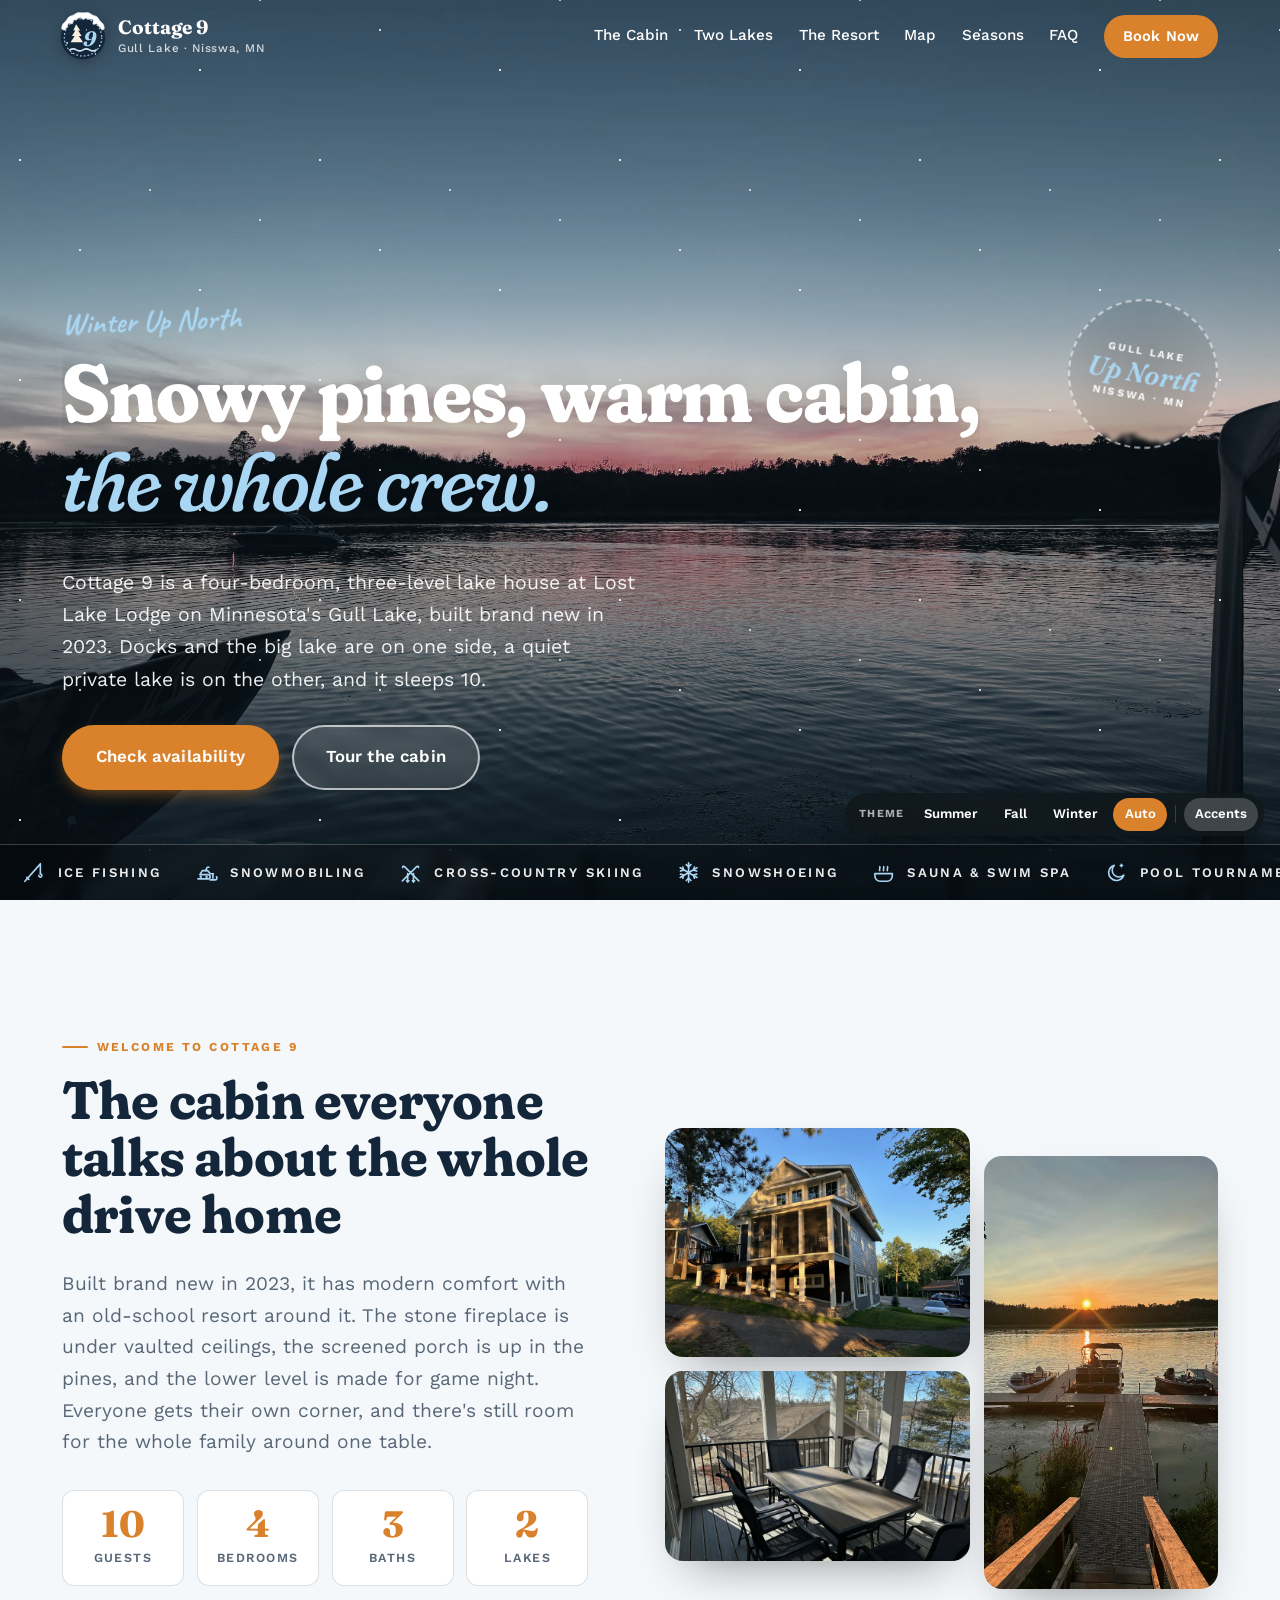
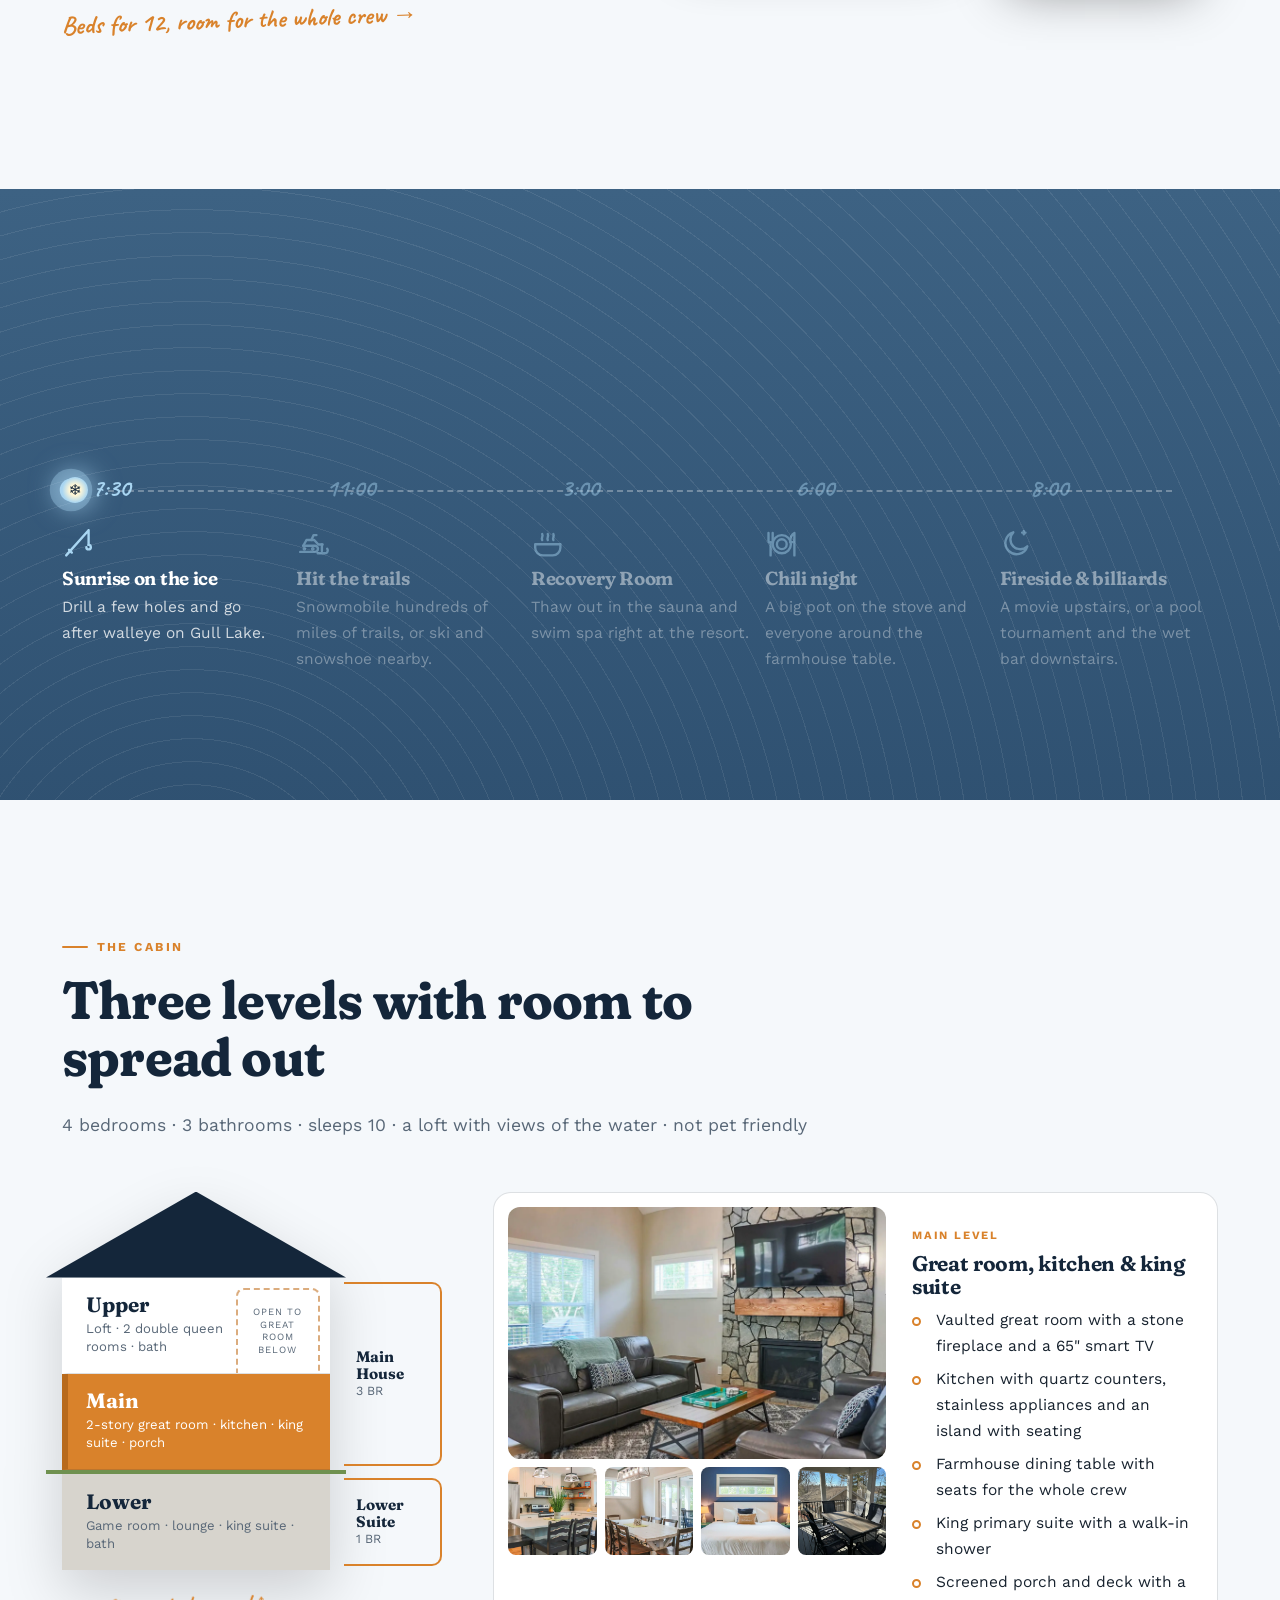
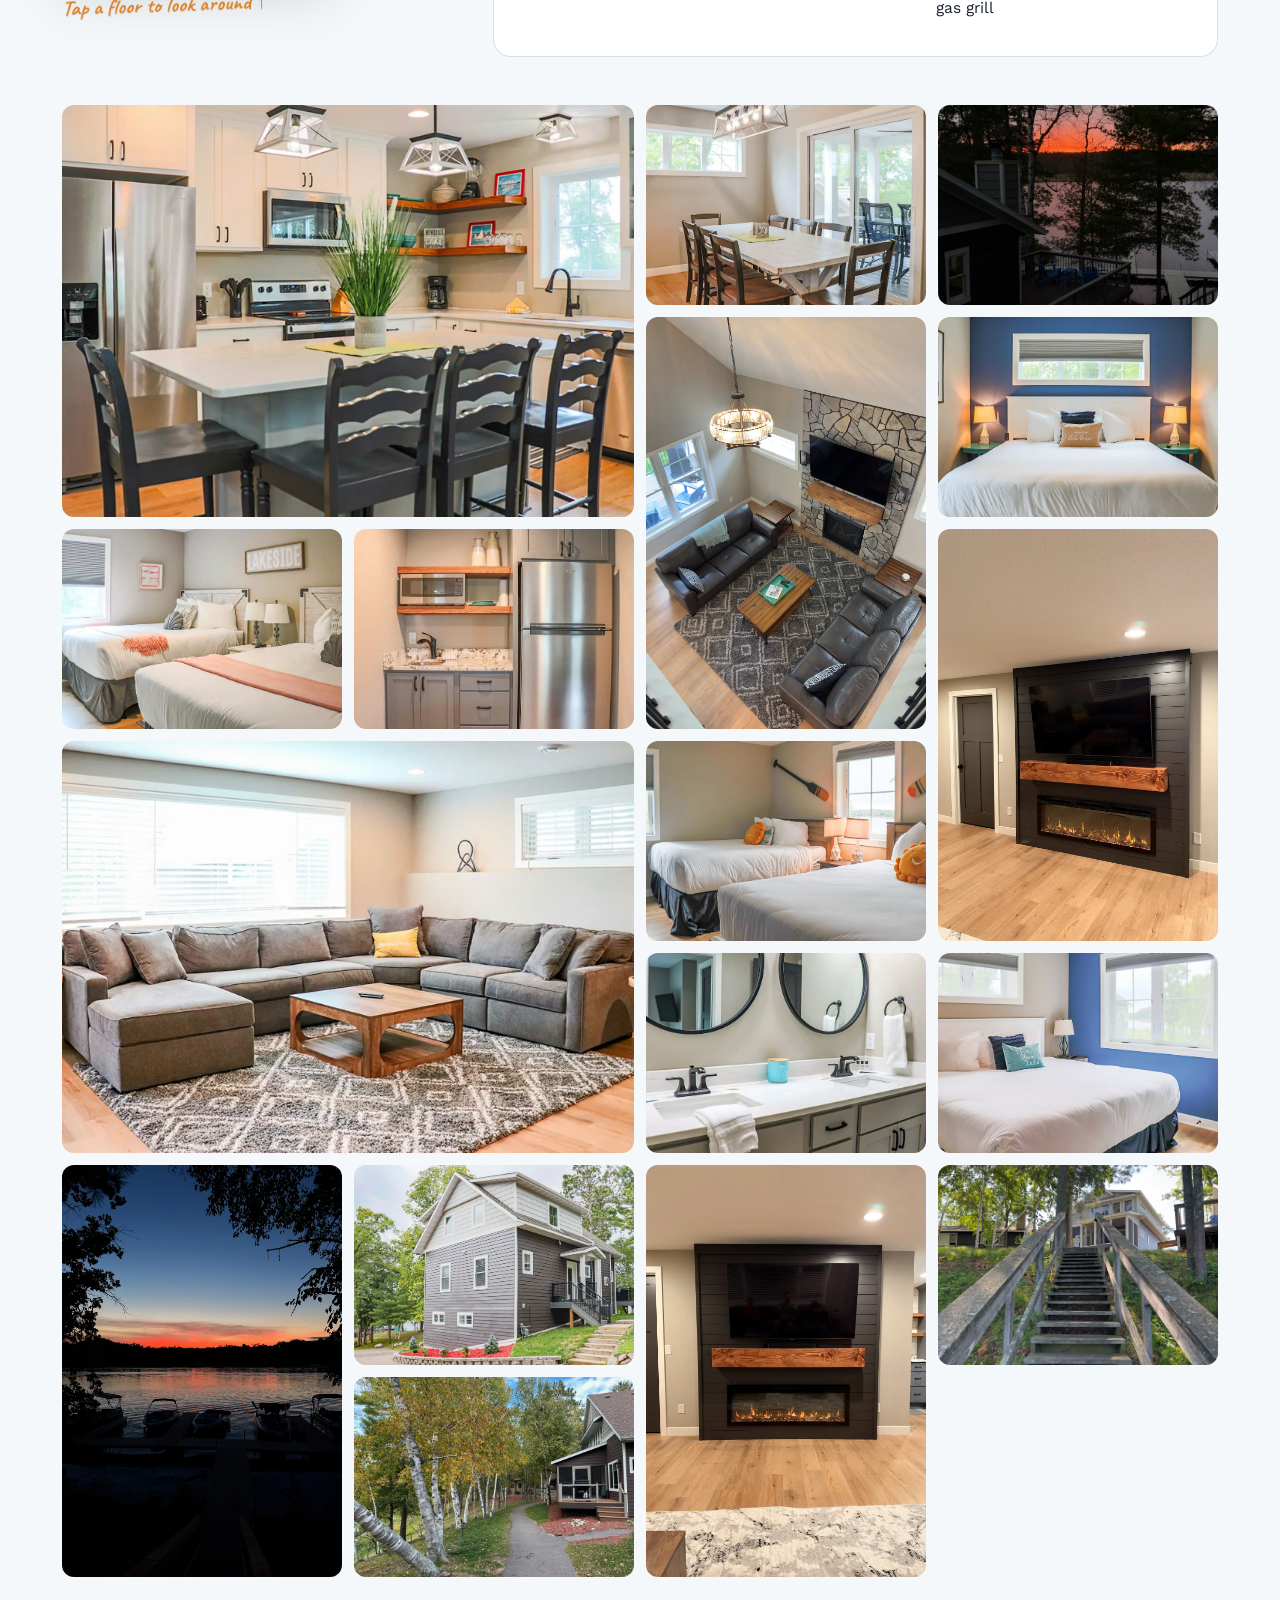
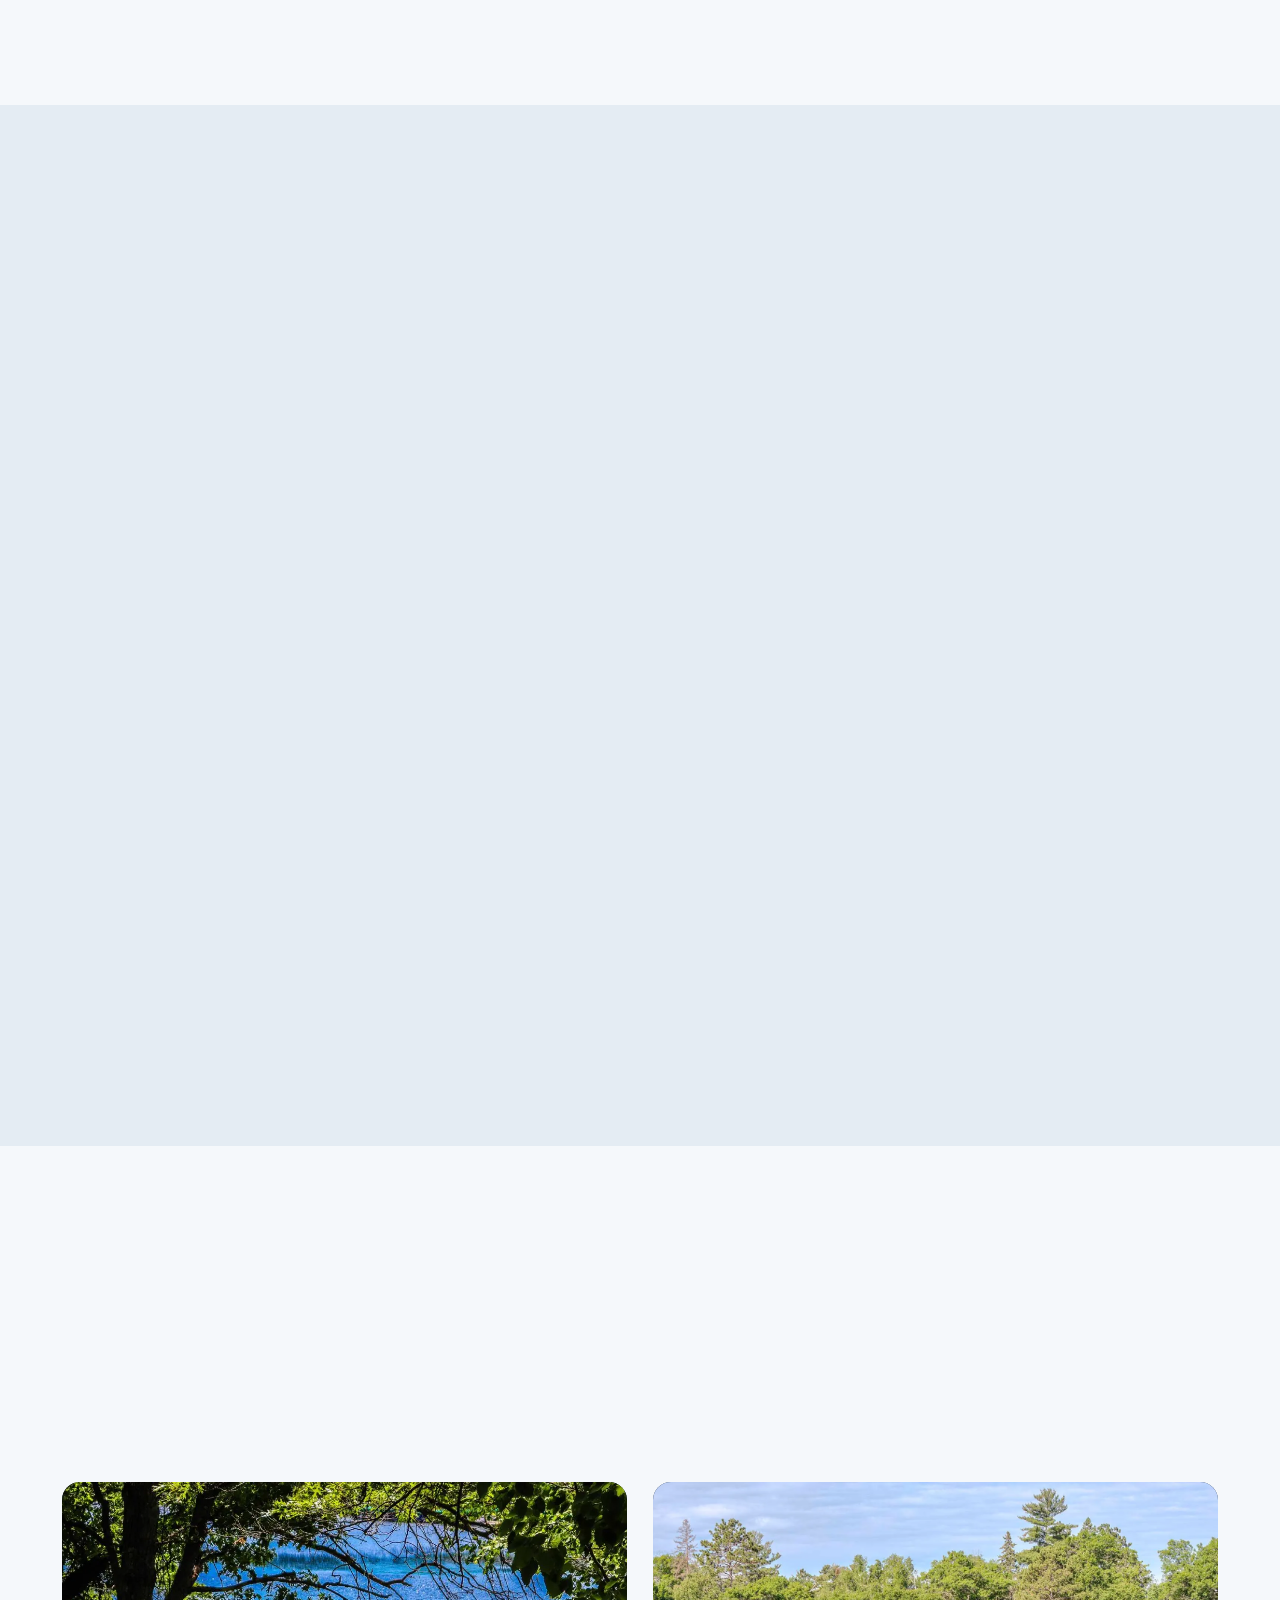
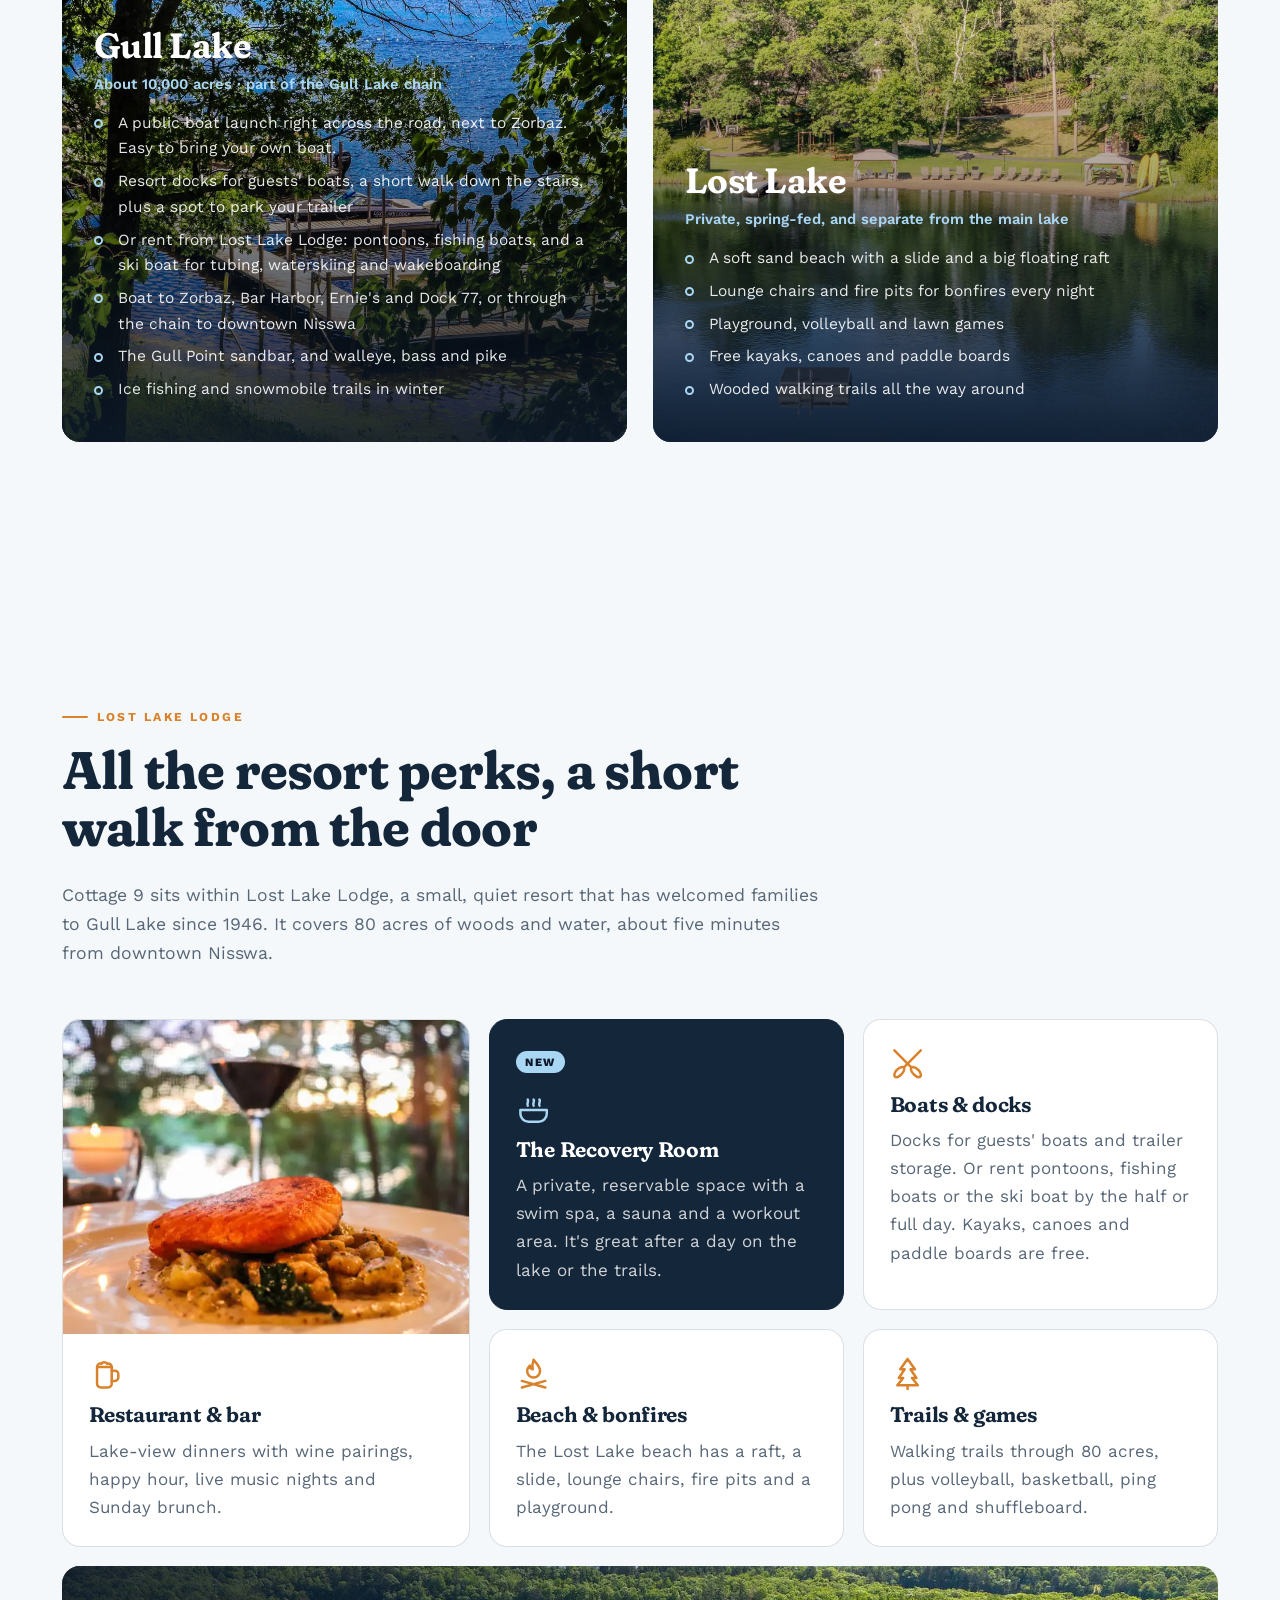
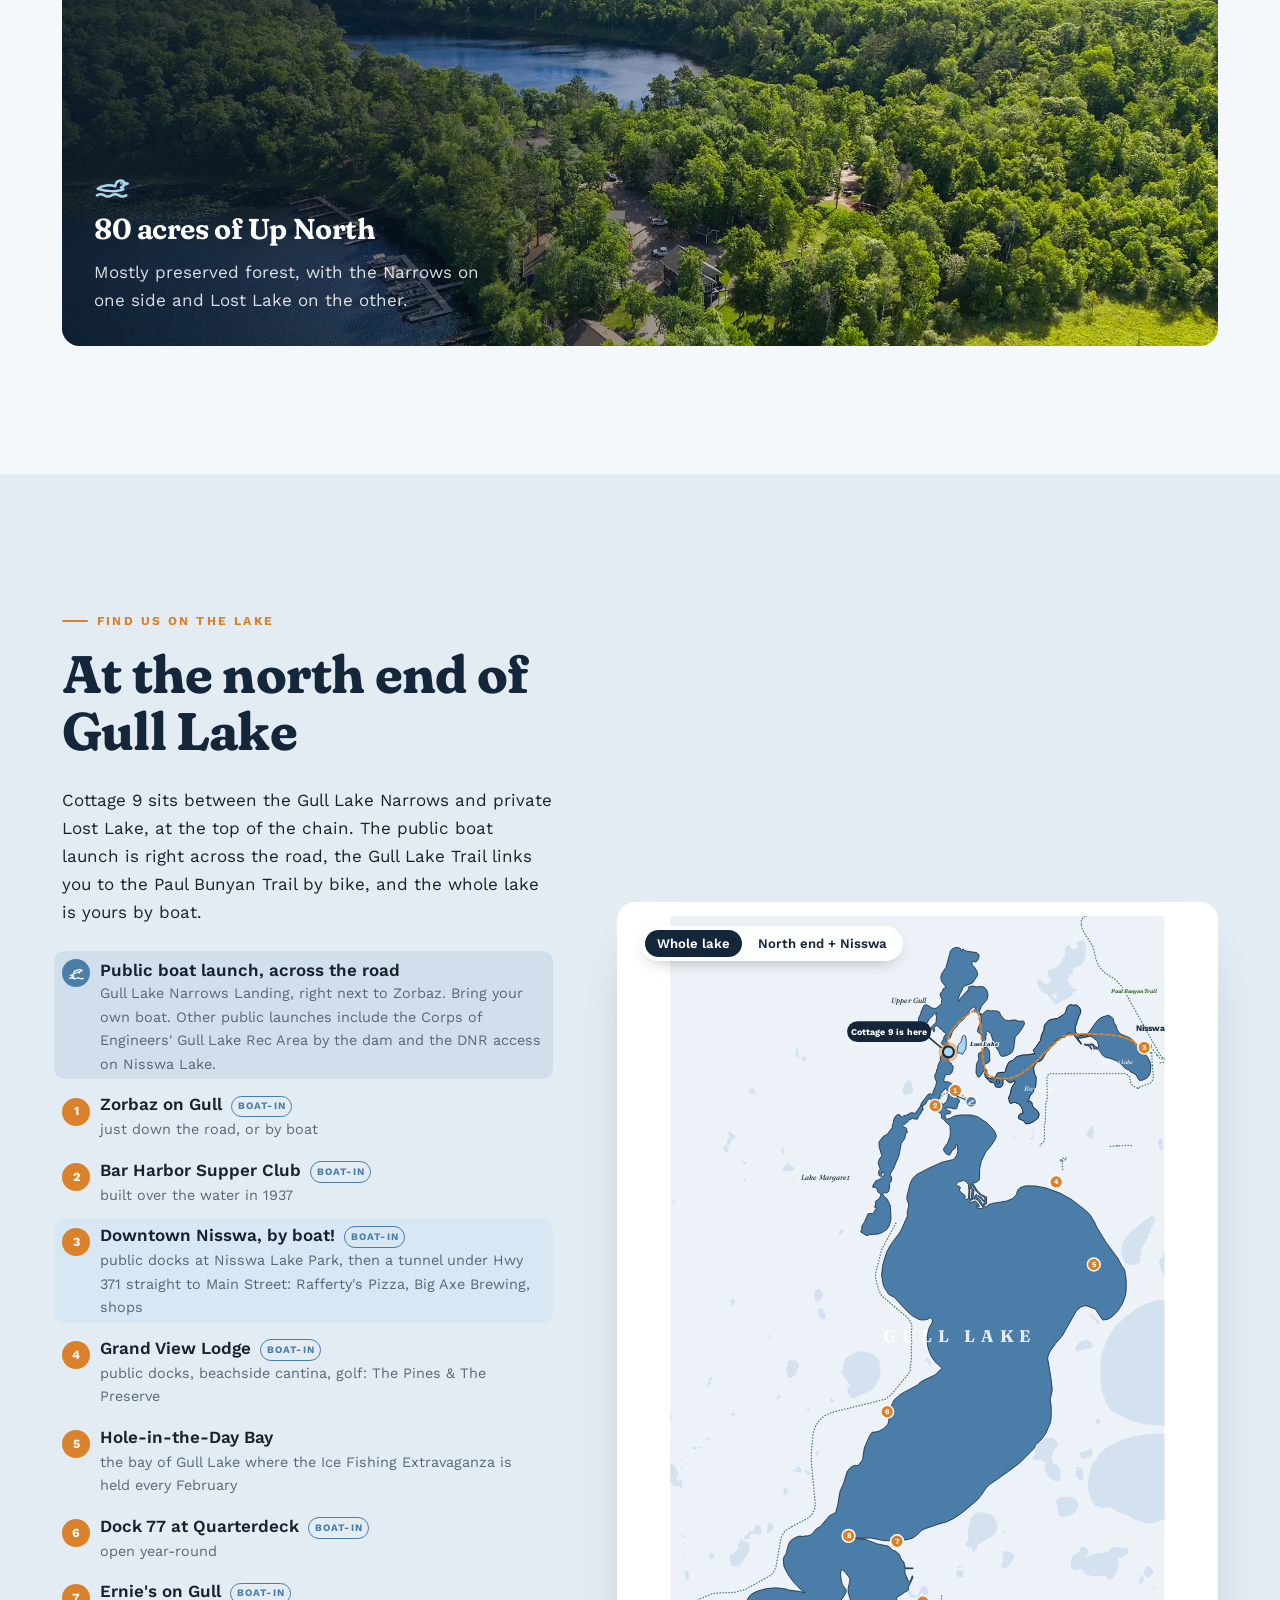
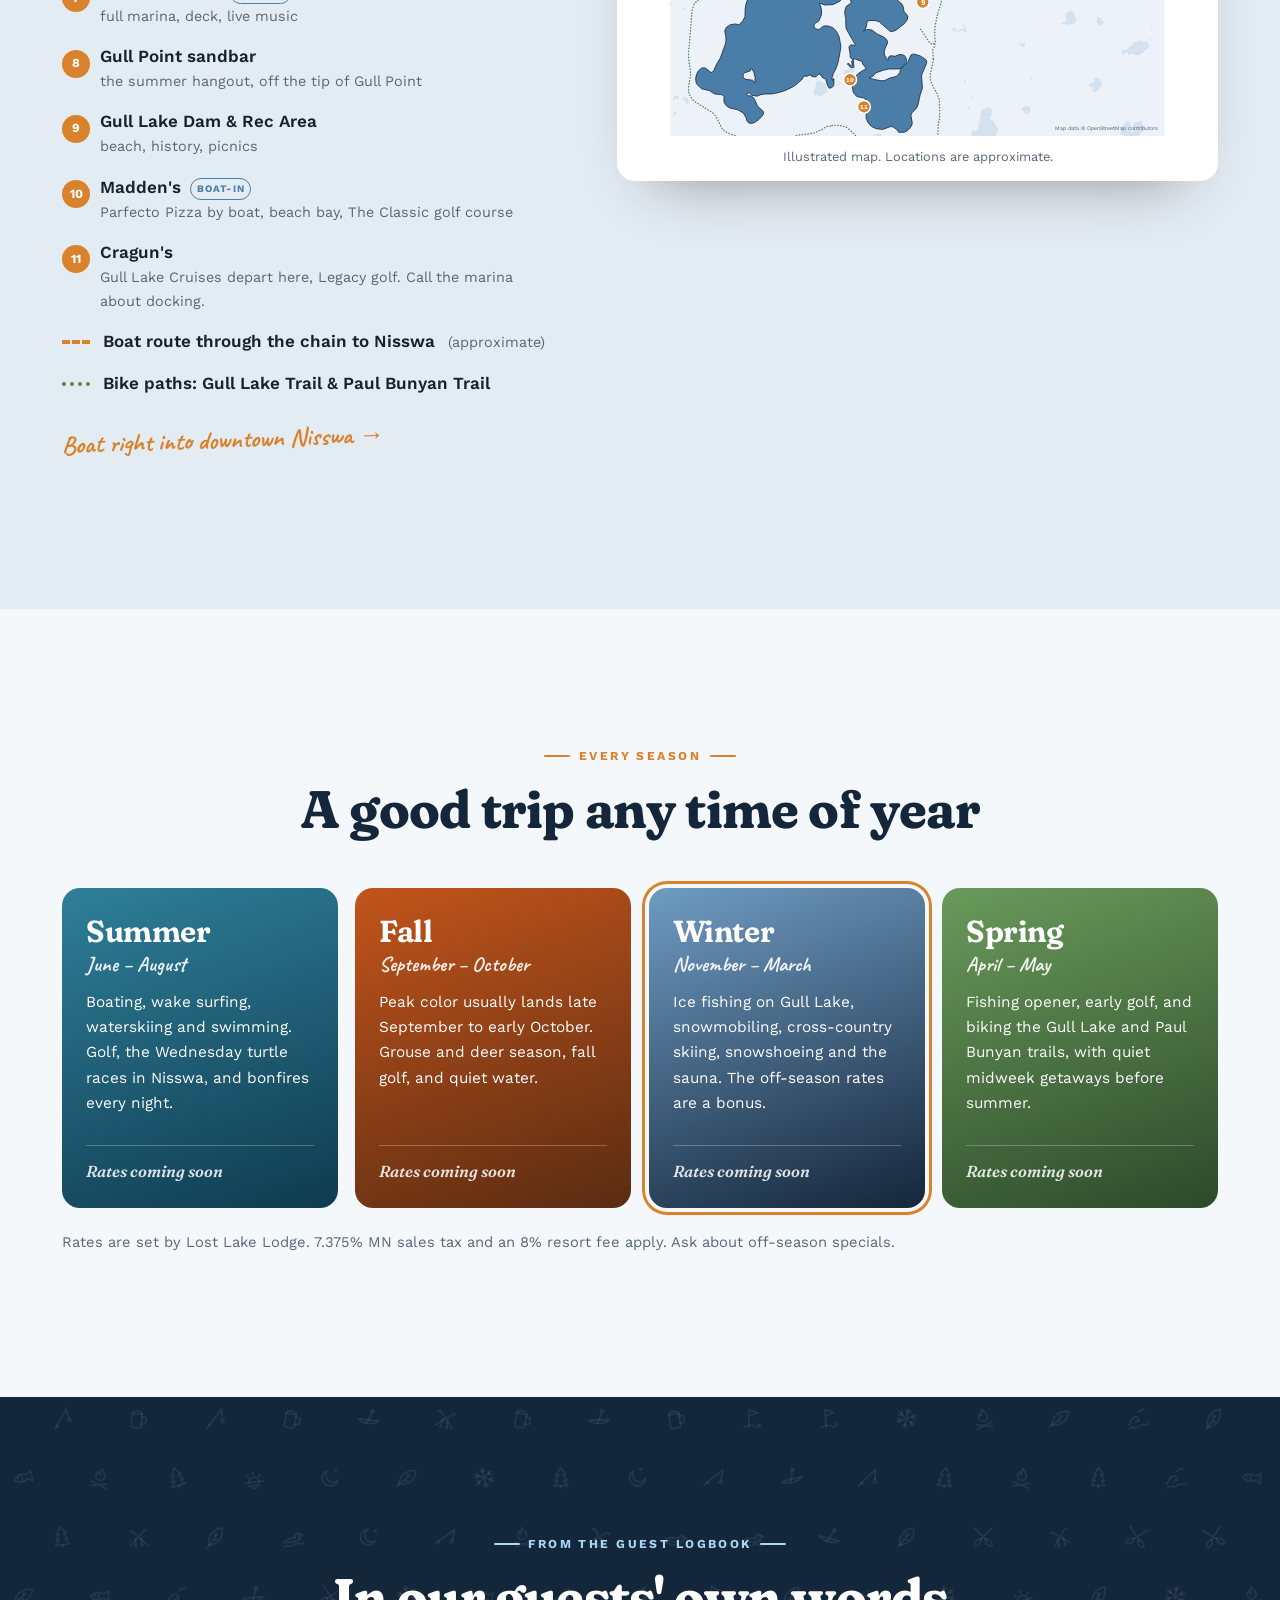
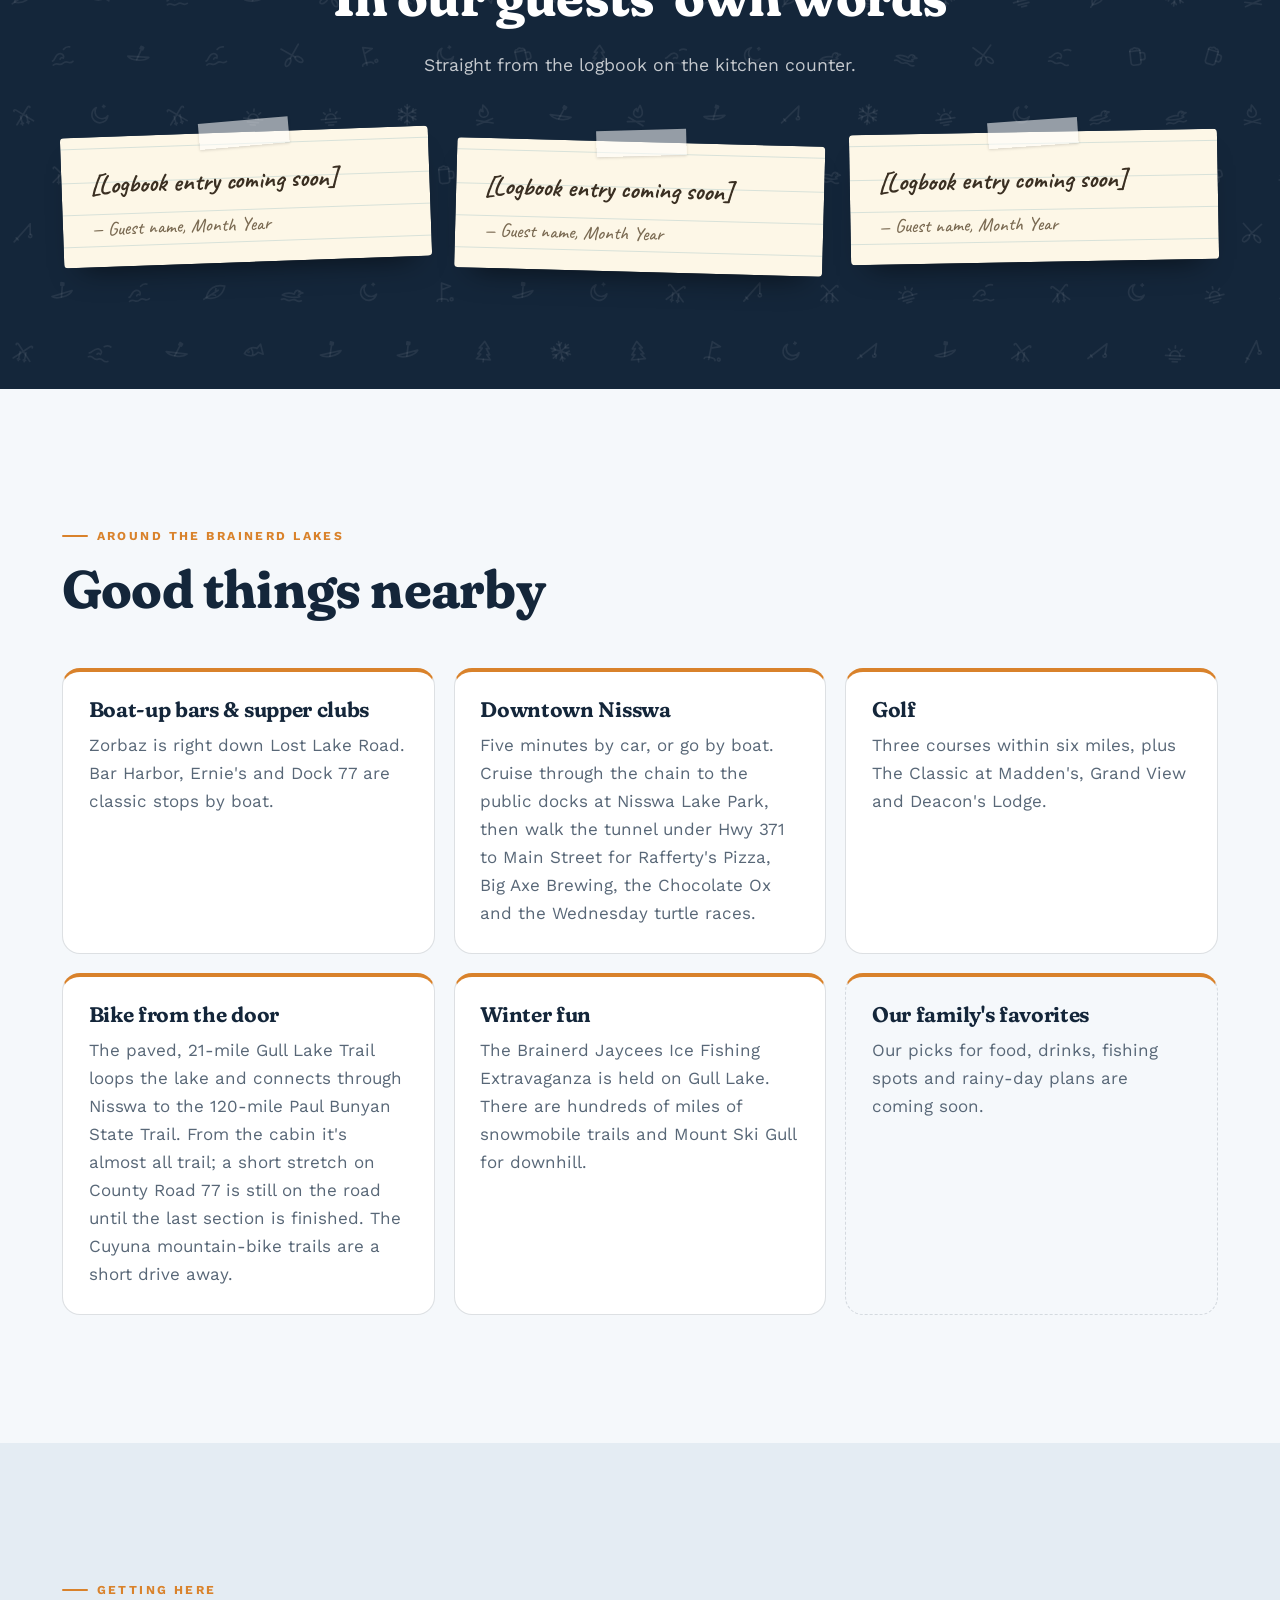
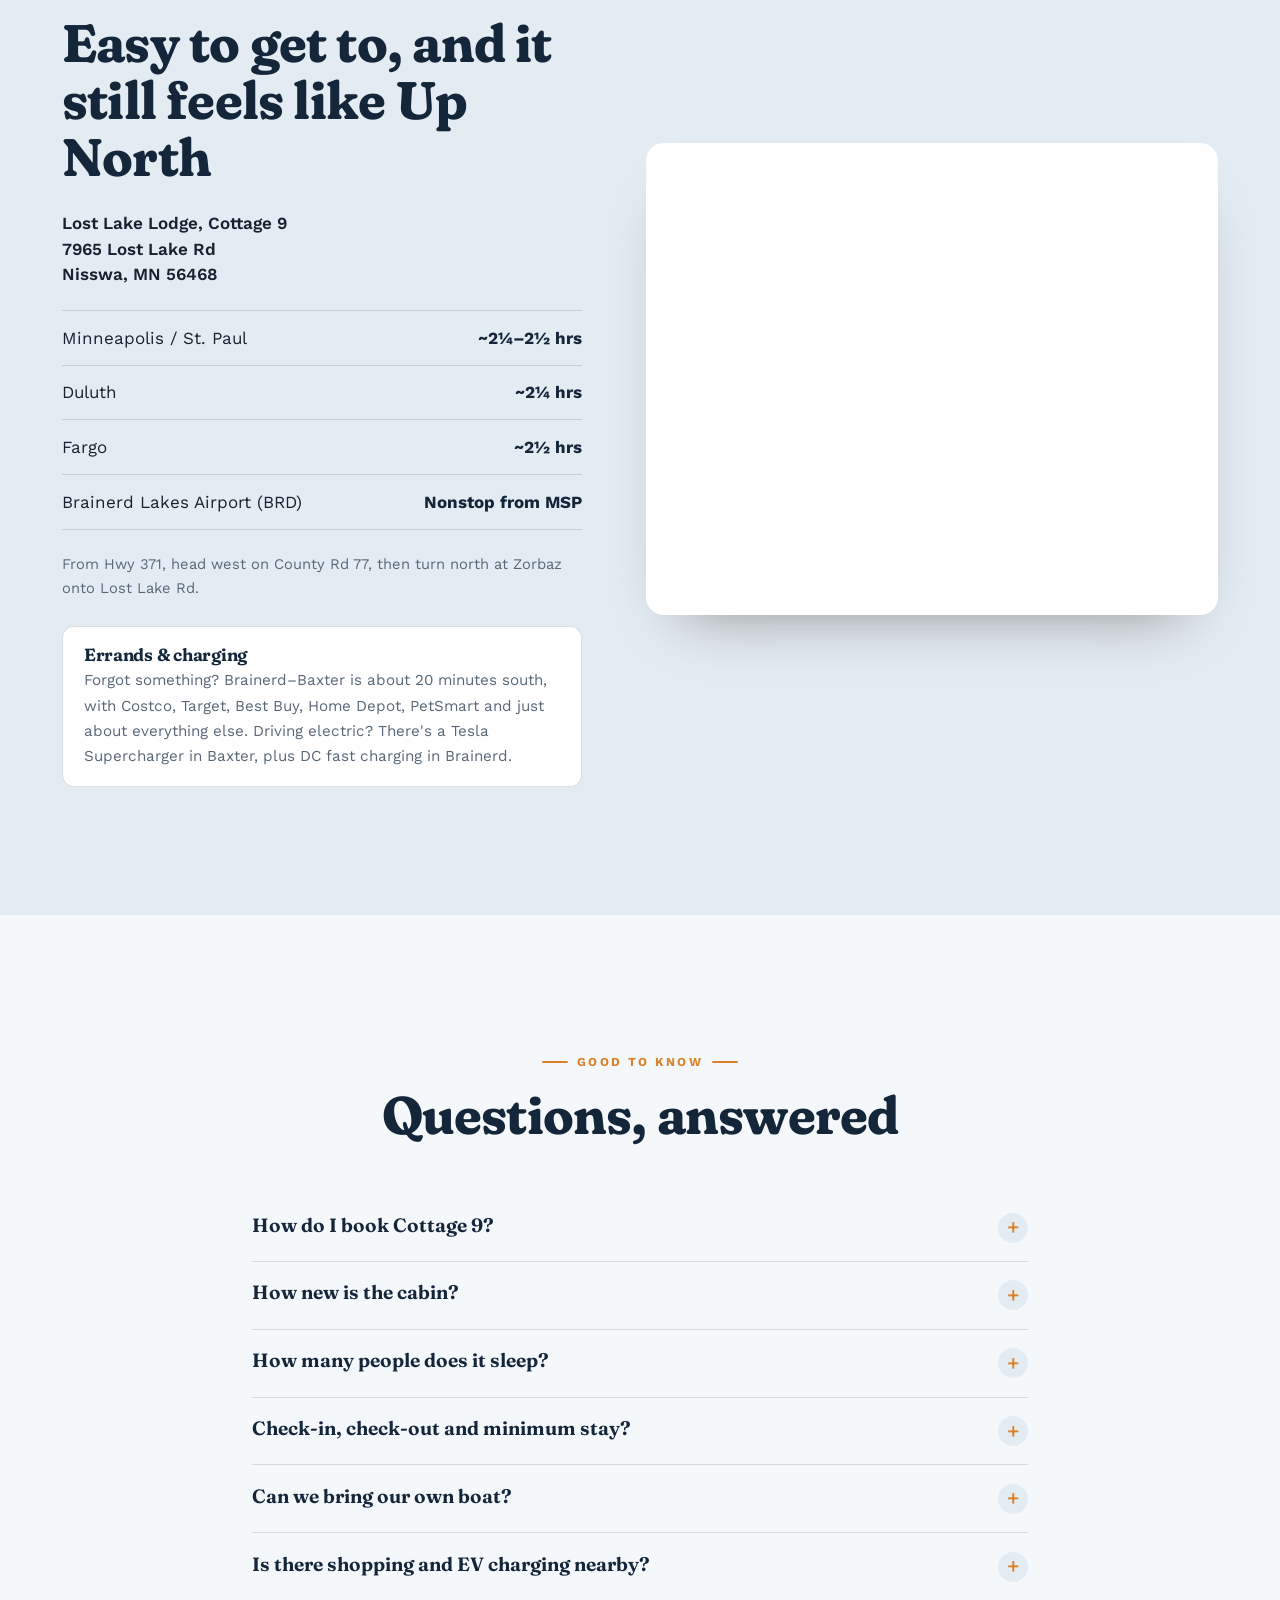
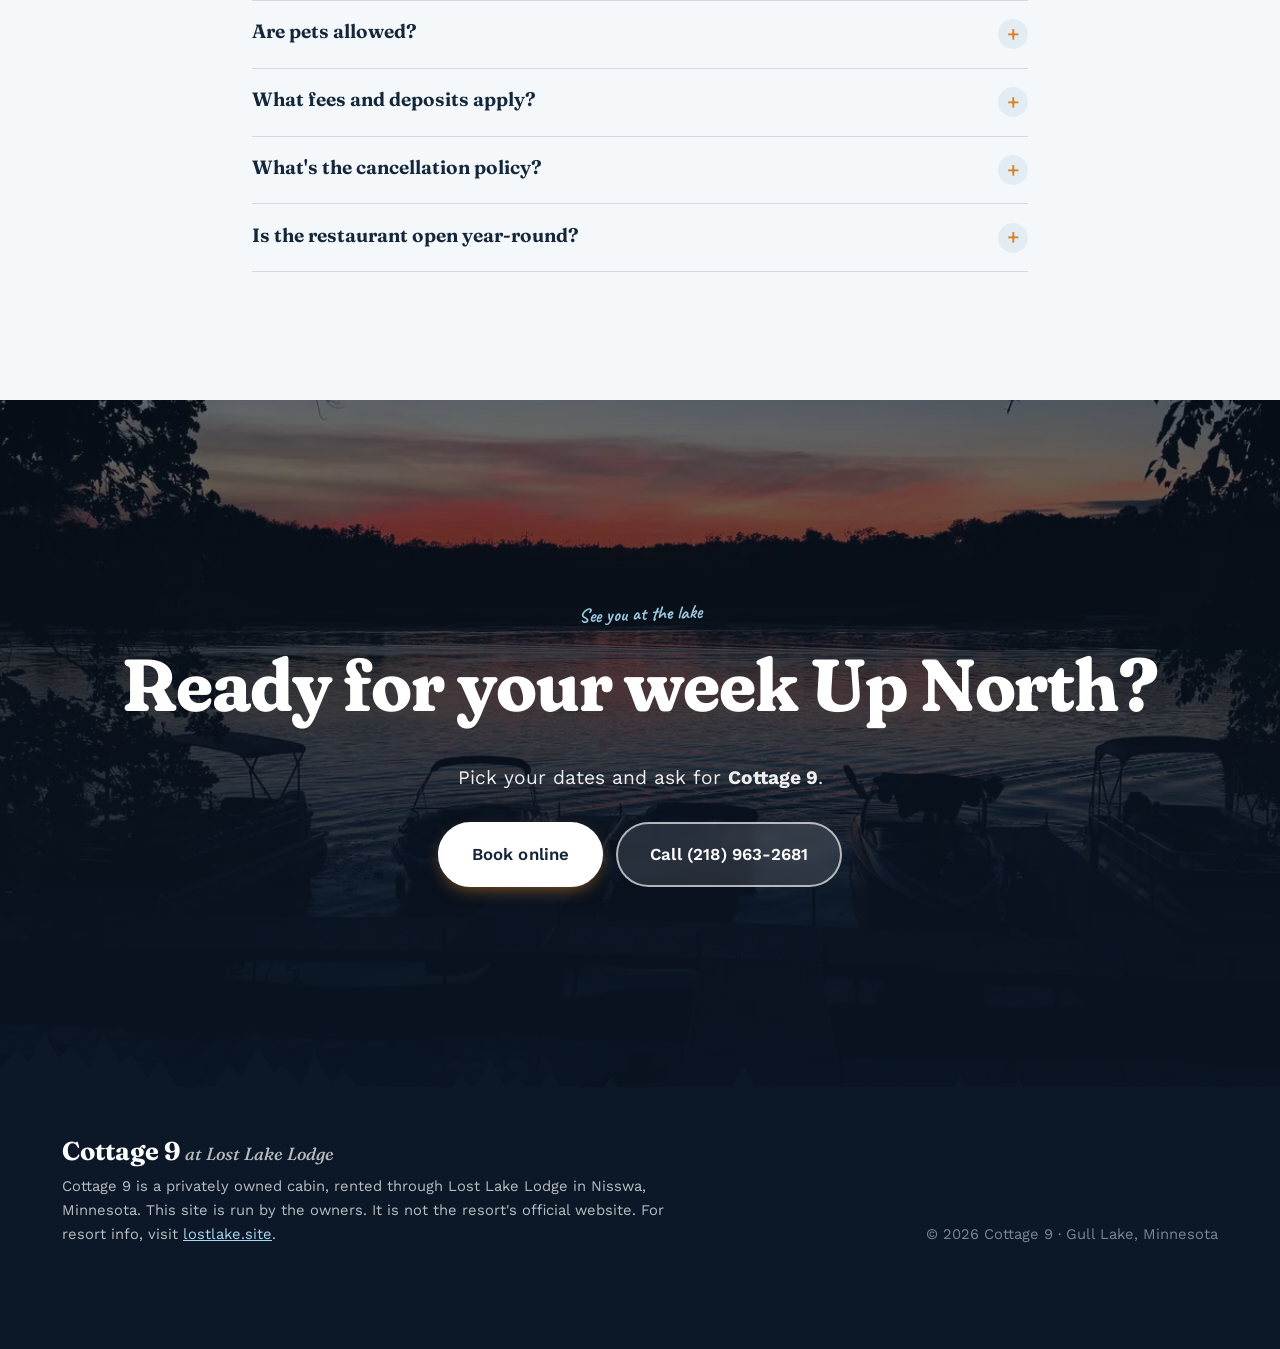
<file: index.html>
<!doctype html>
<html lang="en" data-season="summer">
<head>
  <meta charset="utf-8">
  <meta name="viewport" content="width=device-width, initial-scale=1, viewport-fit=cover">
  <title>Cottage 9 at Lost Lake Lodge | Gull Lake Cabin Rental, Nisswa MN · Sleeps 10</title>
  <meta name="description" content="Cottage 9 is a 4-bedroom, 3-bath lake house at Lost Lake Lodge on Gull Lake in Nisswa, Minnesota, built new in 2023. It sleeps 10 and has a game room with billiards and a wet bar, a screened porch, and two lakes out the door. Rent the whole house or split it 3BR + 1BR.">
  <link rel="canonical" href="https://lukehouge.github.io/lost-lake-cabin-9/">
  <meta property="og:type" content="website">
  <meta property="og:title" content="Cottage 9 · Up North on Gull Lake">
  <meta property="og:description" content="A 4-bedroom lake house on Gull Lake in Nisswa, MN with a screened porch, a game room, and sunsets off the dock.">
  <meta property="og:url" content="https://lukehouge.github.io/lost-lake-cabin-9/">
  <meta property="og:image" content="https://lukehouge.github.io/lost-lake-cabin-9/images/hero-summer.webp">
  <meta name="twitter:card" content="summary_large_image">
  <meta name="theme-color" content="#0f3b4f">

  <link rel="icon" id="favicon" type="image/svg+xml" href="assets/img/logo-summer.svg">
  <!-- Pick the season theme before first paint: ?season=summer|fall|winter overrides, then saved preview, then today's date -->
  <script>
    (function () {
      var valid = ['summer', 'fall', 'winter'];
      var q = new URLSearchParams(location.search).get('season');
      var saved = null;
      try { saved = localStorage.getItem('c9-season'); } catch (e) {}
      var m = new Date().getMonth();
      var auto = (m >= 4 && m <= 7) ? 'summer' : (m >= 8 && m <= 9) ? 'fall' : 'winter';
      var s = valid.indexOf(q) > -1 ? q : valid.indexOf(saved) > -1 ? saved : auto;
      var d = document.documentElement;
      d.dataset.season = s;
      var fav = document.getElementById('favicon');
      if (fav) fav.href = 'assets/img/logo-' + s + '.svg';
      d.dataset.autoSeason = auto;
      var aq = new URLSearchParams(location.search).get('accents'), as = null;
      try { as = localStorage.getItem('c9-accents'); } catch (e) {}
      if (aq === 'off' || aq === '0' || (!aq && as === 'off')) d.classList.add('no-accents');
      var still = window.matchMedia && matchMedia('(prefers-reduced-motion: reduce)').matches;
      if (!still) {
        d.classList.add('motion');
        var seen = null;
        try { seen = sessionStorage.getItem('c9-intro'); sessionStorage.setItem('c9-intro', '1'); } catch (e) {}
        if (!seen) d.classList.add('intro');
      }
    })();
  </script>

  <link rel="preconnect" href="https://fonts.googleapis.com">
  <link rel="preconnect" href="https://fonts.gstatic.com" crossorigin>
  <link href="https://fonts.googleapis.com/css2?family=Caveat:wght@500;700&family=Fraunces:ital,opsz,wght,SOFT@0,9..144,500..800,50..100;1,9..144,500,100&family=Work+Sans:wght@400;500;600;700&display=swap" rel="stylesheet">
  <link rel="stylesheet" href="assets/css/site.css?v=5498e4a8">

  <script type="application/ld+json">
  {
    "@context": "https://schema.org",
    "@type": "VacationRental",
    "name": "Cottage 9 at Lost Lake Lodge",
    "description": "4-bedroom, 3-bath lake house at Lost Lake Lodge on Gull Lake in Nisswa, Minnesota. Sleeps 10.",
    "url": "https://lukehouge.github.io/lost-lake-cabin-9/",
    "image": [
      "https://lukehouge.github.io/lost-lake-cabin-9/images/hero-summer.webp",
      "https://lukehouge.github.io/lost-lake-cabin-9/images/exterior.webp",
      "https://lukehouge.github.io/lost-lake-cabin-9/images/great-room-pro.webp"
    ],
    "address": {"@type": "PostalAddress", "streetAddress": "7965 Lost Lake Rd", "addressLocality": "Nisswa", "addressRegion": "MN", "postalCode": "56468", "addressCountry": "US"},
    "containsPlace": {
      "@type": "Accommodation",
      "occupancy": {"@type": "QuantitativeValue", "maxValue": 10},
      "numberOfBedrooms": 4,
      "numberOfBathroomsTotal": 3,
      "petsAllowed": false,
      "amenityFeature": [
        {"@type": "LocationFeatureSpecification", "name": "Lake view", "value": true},
        {"@type": "LocationFeatureSpecification", "name": "Screened porch", "value": true},
        {"@type": "LocationFeatureSpecification", "name": "Fireplace", "value": true},
        {"@type": "LocationFeatureSpecification", "name": "Gas grill", "value": true},
        {"@type": "LocationFeatureSpecification", "name": "Billiards table", "value": true},
        {"@type": "LocationFeatureSpecification", "name": "Wet bar", "value": true}
      ]
    },
    "checkinTime": "16:00",
    "checkoutTime": "10:00",
    "telephone": "+1-218-963-2681"
  }
  </script>
</head>
<body>
<svg width="0" height="0" style="position:absolute" aria-hidden="true" focusable="false"><defs>
  <symbol id="i-loon" viewBox="0 0 24 24"><path d="M2.5 15.5c3-2.4 9-3 12-1.6.3-2.4 1.7-4 3.7-4 1.3 0 2.2.7 2.4 1.5l2.4.6-2.2.6c-.4 1-1.4 1.6-2.4 2 .8.4 1.3.9 1.6 1.4-3.6 1.6-11.5 1.6-17.5-.5z"/><circle cx="19" cy="11.6" r=".35" fill="currentColor"/><path d="M2 20q2.5-1.5 5 0t5 0 5 0 5 0"/></symbol>
  <symbol id="i-sunset" viewBox="0 0 24 24"><path d="M7 16.5a5 5 0 0 1 10 0"/><path d="M12 6.5v2.2M5.3 9.8l1.5 1.5M18.7 9.8l-1.5 1.5M2.5 16.5h19M6.5 19.8h11M9.5 22.5h5"/></symbol>
  <symbol id="i-oars" viewBox="0 0 24 24"><path d="M3 3l11.5 11.5M21 3L9.5 14.5"/><path d="M14.5 14.5c1.6-.6 3.6.4 5 2s2 3.6 1.2 4.3-2.6.3-4.2-1.2-2.6-3.5-2-5.1zM9.5 14.5c-1.6-.6-3.6.4-5 2s-2 3.6-1.2 4.3 2.6.3 4.2-1.2 2.6-3.5 2-5.1z"/></symbol>
  <symbol id="i-golf" viewBox="0 0 24 24"><path d="M8 21V3l9 3.2L8 9.5"/><path d="M3.5 21c0-1.2 2.5-2.2 5.5-2.2s5.5 1 5.5 2.2"/><circle cx="18" cy="19.2" r="1.4"/></symbol>
  <symbol id="i-skis" viewBox="0 0 24 24"><path d="M3.5 20.5 18 6c1-1 2.6-.6 2.2.8M20.5 20.5 6 6c-1-1-2.6-.6-2.2.8"/><path d="M9 22v-9M15 22v-9M7.8 20.5h2.4M13.8 20.5h2.4"/></symbol>
  <symbol id="i-fish" viewBox="0 0 24 24"><path d="M2.5 12c3-4 9.5-5.2 13.5-2l4.5-3.2v10.4L16 14c-4 3.2-10.5 2-13.5-2z"/><circle cx="7" cy="11.2" r=".5" fill="currentColor"/><path d="M10.5 9.5c.8 1.6.8 3.4 0 5"/></symbol>
  <symbol id="i-fire" viewBox="0 0 24 24"><path d="M12 2.5c2.2 3 4.4 4.6 4.4 7.8a4.4 4.4 0 0 1-8.8 0c0-1.8.9-2.9 1.8-3.8.2 1.5 1 2.4 2 2.6-.5-2.4 0-4.8.6-6.6z"/><path d="M4 21.5l16-4.5M4 17l16 4.5"/></symbol>
  <symbol id="i-snow" viewBox="0 0 24 24"><path d="M12 2v20M3.3 7l17.4 10M3.3 17l17.4-10"/><path d="M9.6 3.8 12 6.2l2.4-2.4M9.6 20.2 12 17.8l2.4 2.4M3.6 10.4l3.3-.9-.9-3.3M20.4 13.6l-3.3.9.9 3.3M3.6 13.6l3.3.9-.9 3.3M20.4 10.4l-3.3-.9.9-3.3"/></symbol>
  <symbol id="i-pine" viewBox="0 0 24 24"><path d="M12 2l5 7h-3l4 6h-3l4 5H5l4-5H6l4-6H7z"/><path d="M12 20v2.5"/></symbol>
  <symbol id="i-canoe" viewBox="0 0 24 24"><path d="M1.5 13.5c4 4.5 17 4.5 21 0z"/><path d="M15.5 3.5l-5 13M14.2 2.8l2.6 1.2-.9 2.2-2.6-1.1z"/></symbol>
  <symbol id="i-leaf" viewBox="0 0 24 24"><path d="M4.5 19.5C4.5 10.5 10 4 20 4c0 10-6 15.5-15.5 15.5z"/><path d="M4.5 19.5 14.5 9.5M9 15h4M12 12V8.5M2.5 21.5l2-2"/></symbol>
  <symbol id="i-mug" viewBox="0 0 24 24"><path d="M5.5 7.5h10v11.5a2.5 2.5 0 0 1-2.5 2.5H8a2.5 2.5 0 0 1-2.5-2.5z"/><path d="M15.5 10h2.2a2.3 2.3 0 0 1 2.3 2.3v2.4a2.3 2.3 0 0 1-2.3 2.3h-2.2"/><path d="M5.5 7.5c0-1.7 1.4-2.8 2.9-2.2.9-1.4 3-1.4 3.9 0 1.5-.6 3.2.5 3.2 2.2"/></symbol>
  <symbol id="i-coffee" viewBox="0 0 24 24"><path d="M4 10h12v6a5 5 0 0 1-5 5H9a5 5 0 0 1-5-5z"/><path d="M16 11.5h1.5a2.5 2.5 0 0 1 0 5H16"/><path d="M8 7c-.8-1.2.8-2 0-3.5M12 7c-.8-1.2.8-2 0-3.5"/></symbol>
  <symbol id="i-rod" viewBox="0 0 24 24"><path d="M3 21 19 3M19 3v10.5"/><path d="M19 13.5a1.6 1.6 0 1 1-1.6 1.6"/><path d="M5 17l2 2"/></symbol>
  <symbol id="i-sled" viewBox="0 0 24 24"><path d="M3 18.5h10.5a2.2 2.2 0 0 0 0-4.4H5.2"/><path d="M5.2 14.1 7.5 10h5.5l3 3.2h3"/><path d="M11 10l1.6-3.5h2"/><path d="M18.5 13.2v4.6M15.5 19.5h5.2a2 2 0 0 0 1.6-3.2"/><circle cx="6" cy="16.3" r=".5" fill="currentColor"/><circle cx="12" cy="16.3" r=".5" fill="currentColor"/></symbol>
  <symbol id="i-wave" viewBox="0 0 24 24"><path d="M2 16c2.5 0 3.5-6 8-6 3.4 0 4.6 3.2 3.2 5-1.1-1-2.6-.9-3.4.4"/><path d="M2 20q2.5-1.5 5 0t5 0 5 0 5 0"/><path d="M15 6.5c2-1.7 4.6-2 6.5-1.3"/></symbol>
  <symbol id="i-moon" viewBox="0 0 24 24"><path d="M19.5 14.5A8 8 0 1 1 9.5 4.5a6.4 6.4 0 0 0 10 10z"/><path d="M17 3.5v2.4M15.8 4.7h2.4"/></symbol>
  <symbol id="i-tub" viewBox="0 0 24 24"><path d="M3 13h18v2.5a5.5 5.5 0 0 1-5.5 5.5h-7A5.5 5.5 0 0 1 3 15.5z"/><path d="M8 10c-1-1.5 1-2.5 0-4.2M12 10c-1-1.5 1-2.5 0-4.2M16 10c-1-1.5 1-2.5 0-4.2"/></symbol>
  <symbol id="i-car" viewBox="0 0 24 24"><path d="M3 16.5V13l2-4.5h11l3 4.5h2v3.5"/><circle cx="7" cy="17" r="1.8"/><circle cx="17" cy="17" r="1.8"/><path d="M8.8 17h6.4M6 12.5h12"/></symbol>
  <symbol id="i-plate" viewBox="0 0 24 24"><circle cx="12" cy="13" r="6.5"/><circle cx="12" cy="13" r="3.5"/><path d="M2.5 5v5.5a1.5 1.5 0 0 0 3 0V5M4 11.5V21M21 21V5c-2 1-3 3-3 6.5h3"/></symbol>
  <symbol id="i-bike" viewBox="0 0 24 24"><circle cx="5.5" cy="16.5" r="3.8"/><circle cx="18.5" cy="16.5" r="3.8"/><path d="M5.5 16.5 9.5 9h6l3 7.5M9.5 9l3.2 7.5h-7.2M14 6h2.5M8 6.5h3"/></symbol>
  <symbol id="i-launch" viewBox="0 0 24 24"><path d="M2 20.5q2.5-1.5 5 0t5 0 5 0 5 0"/><path d="M3 16.5 21 9"/><path d="M8 13.5c0-2.3 1.6-3.9 4-4.5l4.5-1.2c1.3-.3 2.1.9 1.4 2L16 13"/><circle cx="7" cy="17.8" r="1.4"/></symbol>
</defs></svg>

<a class="skip" href="#main">Skip to content</a>

<header class="site-header" id="top">
  <div class="wrap header-inner">
    <a class="brand" href="#top" aria-label="Cottage 9, back to top">
      <span class="brand-badge" aria-hidden="true"><svg class="logo" viewBox="-7 -9 78 78" aria-hidden="true"><g data-only="summer"><g stroke="#ffc857" stroke-width="2.2" stroke-linecap="round"><line x1="46.5" y1="0.5" x2="43.0" y2="-1.5"/><line x1="50.5" y1="-3.5" x2="48.5" y2="-7.0"/><line x1="56.0" y1="-5.0" x2="56.0" y2="-9.0"/><line x1="61.5" y1="-3.5" x2="63.5" y2="-7.0"/><line x1="65.5" y1="0.5" x2="69.0" y2="-1.5"/><line x1="67.0" y1="6.0" x2="71.0" y2="6.0"/><line x1="65.5" y1="11.5" x2="69.0" y2="13.5"/></g><circle cx="56" cy="6" r="8.5" fill="#ffc857"/><circle cx="32" cy="32" r="32" fill="#0f3b4f"/><circle cx="32" cy="32" r="27" fill="none" stroke="#ffc857" stroke-width="1.6" stroke-dasharray="2.5 3"/><path d="M22 13 28 22h-3l5 8h-4l6 9H14l6-9h-4l5-8h-3z" fill="#f7efe1"/><text x="42" y="44" text-anchor="middle" font-family="Fraunces, Georgia, 'Times New Roman', serif" font-style="italic" font-weight="700" font-size="30" fill="#ffc857">9</text><path d="M13 50q4.75-3 9.5 0t9.5 0 9.5 0 9.5 0" fill="none" stroke="#7fc4d6" stroke-width="2.4" stroke-linecap="round"/></g><g data-only="fall"><circle cx="32" cy="32" r="32" fill="#2b2a1e"/><circle cx="32" cy="32" r="27" fill="none" stroke="#f0a73a" stroke-width="1.6" stroke-dasharray="2.5 3"/><path d="M22 13 28 22h-3l5 8h-4l6 9H14l6-9h-4l5-8h-3z" fill="#f7efe1"/><text x="42" y="44" text-anchor="middle" font-family="Fraunces, Georgia, 'Times New Roman', serif" font-style="italic" font-weight="700" font-size="30" fill="#e07a2e">9</text><path d="M13 50q4.75-3 9.5 0t9.5 0 9.5 0 9.5 0" fill="none" stroke="#8fb3a8" stroke-width="2.4" stroke-linecap="round"/><g transform="translate(55 6) rotate(28) scale(1.15)"><path d="M0 -10C1 -7 3 -6 6 -7C5 -4 6 -2 9 -1C6 0 5 2 6 5C3 4 1 5 0 9C-1 5 -3 4 -6 5C-5 2 -6 0 -9 -1C-6 -2 -5 -4 -6 -7C-3 -6 -1 -7 0 -10Z" fill="#d9622b"/><path d="M0 -5V13" stroke="#7a3214" stroke-width=".9" stroke-linecap="round"/></g><g transform="translate(5 52) rotate(-35) scale(.7)"><path d="M0 -10C1 -7 3 -6 6 -7C5 -4 6 -2 9 -1C6 0 5 2 6 5C3 4 1 5 0 9C-1 5 -3 4 -6 5C-5 2 -6 0 -9 -1C-6 -2 -5 -4 -6 -7C-3 -6 -1 -7 0 -10Z" fill="#e9a23b"/><path d="M0 -5V13" stroke="#8a5a14" stroke-width="1.1" stroke-linecap="round"/></g></g><g data-only="winter"><circle cx="32" cy="32" r="32" fill="#14263a"/><circle cx="32" cy="32" r="27" fill="none" stroke="#a9d6f2" stroke-width="1.6" stroke-dasharray="2.5 3"/><path d="M22 13 28 22h-3l5 8h-4l6 9H14l6-9h-4l5-8h-3z" fill="#f7efe1"/><text x="42" y="44" text-anchor="middle" font-family="Fraunces, Georgia, 'Times New Roman', serif" font-style="italic" font-weight="700" font-size="30" fill="#a9d6f2">9</text><path d="M13 50q4.75-3 9.5 0t9.5 0 9.5 0 9.5 0" fill="none" stroke="#cfe6f5" stroke-width="2.4" stroke-linecap="round"/><path d="M1.3 19.6C0.8 18.2 1.8 14.8 2.8 12.8C3.9 10.9 6.1 9.7 7.6 7.9C9.1 6.1 10.1 3.5 11.9 2.2C13.7 0.8 16.3 0.5 18.4 -0.5C20.6 -1.5 22.5 -3.4 24.8 -3.9C27.1 -4.4 29.6 -3.5 32.0 -3.5C34.4 -3.5 36.9 -4.4 39.2 -3.9C41.5 -3.4 43.4 -1.5 45.6 -0.5C47.7 0.5 50.3 0.8 52.1 2.2C53.9 3.5 54.9 6.1 56.4 7.9C57.9 9.7 60.1 10.9 61.2 12.8C62.2 14.8 63.0 18.2 62.7 19.6C62.3 21.0 60.0 21.3 59.1 21.1C58.1 20.8 57.6 18.9 56.8 17.9C55.9 17.0 54.9 16.2 54.1 15.3C53.2 14.4 53.1 12.7 51.9 12.4C50.6 12.0 47.5 14.0 46.6 13.1C45.8 12.2 47.3 8.0 46.7 6.8C46.0 5.6 44.2 6.1 42.9 5.9C41.7 5.6 40.4 5.6 39.2 5.3C38.0 5.1 36.9 4.1 35.7 4.2C34.5 4.3 33.3 6.2 32.0 6.0C30.7 5.8 29.4 3.4 28.2 3.2C27.0 3.0 25.8 4.3 24.7 4.8C23.5 5.4 22.5 6.1 21.4 6.5C20.2 7.0 18.6 6.6 17.8 7.6C17.0 8.6 17.8 11.6 16.7 12.3C15.7 13.0 12.6 11.2 11.4 11.6C10.2 12.1 10.3 14.0 9.7 15.1C9.1 16.2 8.6 17.3 8.0 18.4C7.3 19.4 6.8 21.2 5.7 21.4C4.6 21.6 1.8 21.0 1.3 19.6Z" fill="#ffffff" stroke="#dbe9f3" stroke-width=".8" stroke-linejoin="round"/><g fill="#ffffff"><circle cx="9" cy="40" r="1.3"/><circle cx="56" cy="44" r="1.1"/><circle cx="50" cy="56" r="1"/><circle cx="16" cy="55" r=".9"/><circle cx="37" cy="21" r=".9"/></g></g></svg></span>
      <span class="brand-text">Cottage&nbsp;9<small>Gull Lake · Nisswa, MN</small></span>
    </a>
    <button class="nav-toggle" aria-expanded="false" aria-controls="site-nav"><span></span><span class="sr">Menu</span></button>
    <nav id="site-nav" class="site-nav" aria-label="Main">
      <a href="#cabin">The Cabin</a>
      <a href="#lakes">Two Lakes</a>
      <a href="#resort">The Resort</a>
      <a href="#map">Map</a>
      <a href="#seasons">Seasons</a>
      <a href="#faq">FAQ</a>
      <a class="btn btn-sm" href="#book">Book Now</a>
    </nav>
  </div>
</header>

<main id="main">

<!-- ============ HERO ============ -->
<section class="hero">
  <div class="hero-bg" aria-hidden="true"></div>
  <div class="leaves" aria-hidden="true"></div>
  <div class="flurry" aria-hidden="true"></div>
  <div class="snow" aria-hidden="true"></div>
  <div class="wrap hero-inner">
    <div class="stamp" aria-hidden="true">
      <span>Gull Lake</span><strong>Up North</strong><span>Nisswa · MN</span>
    </div>
    <p class="kicker">
      <span data-only="summer">Summer at the lake</span>
      <span data-only="fall">Fall on Gull Lake</span>
      <span data-only="winter">Winter Up North</span>
    </p>
    <h1>
      <span data-only="summer"><span class="line"><span>Long days on the water,</span></span><span class="line"><span><em>bonfire nights.</em></span></span></span>
      <span data-only="fall"><span class="line"><span>Gold leaves, quiet water,</span></span><span class="line"><span><em>a fire going.</em></span></span></span>
      <span data-only="winter"><span class="line"><span>Snowy pines, warm cabin,</span></span><span class="line"><span><em>the whole crew.</em></span></span></span>
    </h1>
    <p class="hero-lede">Cottage 9 is a four-bedroom, three-level lake house at Lost Lake Lodge on Minnesota's Gull Lake, built brand new in 2023. Docks and the big lake are on one side, a quiet private lake is on the other, and it sleeps 10.</p>
    <div class="hero-ctas">
      <a class="btn btn-lg" href="#book">Check availability</a>
      <a class="btn btn-lg btn-glass" href="#cabin">Tour the cabin</a>
    </div>
  </div>
  <div class="ticker" aria-label="Things to do">
    <div class="ticker-track" data-only="summer">
      <span><svg class="ico acc" aria-hidden="true"><use href="#i-canoe"/></svg>Pontoon cruises</span><span><svg class="ico acc" aria-hidden="true"><use href="#i-wave"/></svg>Wake surfing</span><span><svg class="ico acc" aria-hidden="true"><use href="#i-wave"/></svg>Waterskiing</span><span><svg class="ico acc" aria-hidden="true"><use href="#i-sunset"/></svg>Sandbar afternoons</span><span><svg class="ico acc" aria-hidden="true"><use href="#i-golf"/></svg>Tee times</span><span><svg class="ico acc" aria-hidden="true"><use href="#i-fish"/></svg>Walleye at dusk</span><span><svg class="ico acc" aria-hidden="true"><use href="#i-oars"/></svg>Paddle boards</span><span><svg class="ico acc" aria-hidden="true"><use href="#i-mug"/></svg>Boat-up burgers</span><span><svg class="ico acc" aria-hidden="true"><use href="#i-fire"/></svg>Bonfires</span><span><svg class="ico acc" aria-hidden="true"><use href="#i-pine"/></svg>Screened-porch cards</span><span><svg class="ico acc" aria-hidden="true"><use href="#i-bike"/></svg>Bike the Gull Lake Trail</span>
      <span aria-hidden="true"><svg class="ico acc" aria-hidden="true"><use href="#i-canoe"/></svg>Pontoon cruises</span><span aria-hidden="true"><svg class="ico acc" aria-hidden="true"><use href="#i-wave"/></svg>Wake surfing</span><span aria-hidden="true"><svg class="ico acc" aria-hidden="true"><use href="#i-wave"/></svg>Waterskiing</span><span aria-hidden="true"><svg class="ico acc" aria-hidden="true"><use href="#i-sunset"/></svg>Sandbar afternoons</span><span aria-hidden="true"><svg class="ico acc" aria-hidden="true"><use href="#i-golf"/></svg>Tee times</span><span aria-hidden="true"><svg class="ico acc" aria-hidden="true"><use href="#i-fish"/></svg>Walleye at dusk</span><span aria-hidden="true"><svg class="ico acc" aria-hidden="true"><use href="#i-oars"/></svg>Paddle boards</span><span aria-hidden="true"><svg class="ico acc" aria-hidden="true"><use href="#i-mug"/></svg>Boat-up burgers</span><span aria-hidden="true"><svg class="ico acc" aria-hidden="true"><use href="#i-fire"/></svg>Bonfires</span><span aria-hidden="true"><svg class="ico acc" aria-hidden="true"><use href="#i-pine"/></svg>Screened-porch cards</span><span aria-hidden="true"><svg class="ico acc" aria-hidden="true"><use href="#i-bike"/></svg>Bike the Gull Lake Trail</span>
    </div>
    <div class="ticker-track" data-only="fall">
      <span><svg class="ico acc" aria-hidden="true"><use href="#i-leaf"/></svg>Color drives</span><span><svg class="ico acc" aria-hidden="true"><use href="#i-pine"/></svg>Grouse woods</span><span><svg class="ico acc" aria-hidden="true"><use href="#i-golf"/></svg>Fall golf</span><span><svg class="ico acc" aria-hidden="true"><use href="#i-bike"/></svg>Trail rides</span><span><svg class="ico acc" aria-hidden="true"><use href="#i-mug"/></svg>Brewery hops</span><span><svg class="ico acc" aria-hidden="true"><use href="#i-fire"/></svg>Bonfires</span><span><svg class="ico acc" aria-hidden="true"><use href="#i-canoe"/></svg>Crisp-morning paddles</span><span><svg class="ico acc" aria-hidden="true"><use href="#i-moon"/></svg>Game day downstairs</span>
      <span aria-hidden="true"><svg class="ico acc" aria-hidden="true"><use href="#i-leaf"/></svg>Color drives</span><span aria-hidden="true"><svg class="ico acc" aria-hidden="true"><use href="#i-pine"/></svg>Grouse woods</span><span aria-hidden="true"><svg class="ico acc" aria-hidden="true"><use href="#i-golf"/></svg>Fall golf</span><span aria-hidden="true"><svg class="ico acc" aria-hidden="true"><use href="#i-bike"/></svg>Trail rides</span><span aria-hidden="true"><svg class="ico acc" aria-hidden="true"><use href="#i-mug"/></svg>Brewery hops</span><span aria-hidden="true"><svg class="ico acc" aria-hidden="true"><use href="#i-fire"/></svg>Bonfires</span><span aria-hidden="true"><svg class="ico acc" aria-hidden="true"><use href="#i-canoe"/></svg>Crisp-morning paddles</span><span aria-hidden="true"><svg class="ico acc" aria-hidden="true"><use href="#i-moon"/></svg>Game day downstairs</span>
    </div>
    <div class="ticker-track" data-only="winter">
      <span><svg class="ico acc" aria-hidden="true"><use href="#i-rod"/></svg>Ice fishing</span><span><svg class="ico acc" aria-hidden="true"><use href="#i-sled"/></svg>Snowmobiling</span><span><svg class="ico acc" aria-hidden="true"><use href="#i-skis"/></svg>Cross-country skiing</span><span><svg class="ico acc" aria-hidden="true"><use href="#i-snow"/></svg>Snowshoeing</span><span><svg class="ico acc" aria-hidden="true"><use href="#i-tub"/></svg>Sauna &amp; swim spa</span><span><svg class="ico acc" aria-hidden="true"><use href="#i-moon"/></svg>Pool tournaments</span><span><svg class="ico acc" aria-hidden="true"><use href="#i-fire"/></svg>Fireside movies</span><span><svg class="ico acc" aria-hidden="true"><use href="#i-bike"/></svg>Fat biking</span>
      <span aria-hidden="true"><svg class="ico acc" aria-hidden="true"><use href="#i-rod"/></svg>Ice fishing</span><span aria-hidden="true"><svg class="ico acc" aria-hidden="true"><use href="#i-sled"/></svg>Snowmobiling</span><span aria-hidden="true"><svg class="ico acc" aria-hidden="true"><use href="#i-skis"/></svg>Cross-country skiing</span><span aria-hidden="true"><svg class="ico acc" aria-hidden="true"><use href="#i-snow"/></svg>Snowshoeing</span><span aria-hidden="true"><svg class="ico acc" aria-hidden="true"><use href="#i-tub"/></svg>Sauna &amp; swim spa</span><span aria-hidden="true"><svg class="ico acc" aria-hidden="true"><use href="#i-moon"/></svg>Pool tournaments</span><span aria-hidden="true"><svg class="ico acc" aria-hidden="true"><use href="#i-fire"/></svg>Fireside movies</span><span aria-hidden="true"><svg class="ico acc" aria-hidden="true"><use href="#i-bike"/></svg>Fat biking</span>
    </div>
  </div>
</section>

<!-- ============ WELCOME ============ -->
<section class="section welcome">
  <div class="wrap welcome-grid">
    <div class="welcome-copy">
      <p class="eyebrow">Welcome to Cottage 9</p>
      <h2>The cabin everyone talks about the whole drive home</h2>
      <p class="big">Built brand new in 2023, it has modern comfort with an old-school resort around it. The stone fireplace is under vaulted ceilings, the screened porch is up in the pines, and the lower level is made for game night. Everyone gets their own corner, and there's still room for the whole family around one table.</p>
      <ul class="facts" aria-label="At a glance">
        <li><strong data-count="10">10</strong><span>guests</span></li>
        <li><strong data-count="4">4</strong><span>bedrooms</span></li>
        <li><strong data-count="3">3</strong><span>baths</span></li>
        <li><strong data-count="2">2</strong><span>lakes</span></li>
      </ul>
      <p class="hand">Beds for 12, room for the whole crew →</p>
    </div>
    <div class="collage">
      <figure class="c1"><img src="images/exterior.webp" alt="Cottage 9 exterior with its screened porch on a sunny afternoon" width="1600" height="1200" loading="lazy"></figure>
      <figure class="c2"><img src="images/porch.webp" alt="Screened porch dining table looking out through the pines to the lake" width="1600" height="1200" loading="lazy"></figure>
      <figure class="c3"><img src="images/dock-sunset.webp" alt="Sunset over the boat docks from the stairs down to the water" width="1200" height="1600" loading="lazy"></figure>
    </div>
  </div>
</section>

<!-- ============ A DAY HERE ============ -->
<section class="section day" id="day">
  <div class="wrap">
    <div class="section-head center">
      <p class="eyebrow">A day at the cabin</p>
      <h2 data-only="summer">How a summer day goes</h2>
      <h2 data-only="fall">How a fall day goes</h2>
      <h2 data-only="winter">How a winter day goes</h2>
    </div>
    <div class="day-track" aria-hidden="true"><span class="traveler"></span></div>
    <ol class="timeline" data-only="summer">
      <li data-step="0"><svg class="ico acc tl-ico" aria-hidden="true"><use href="#i-coffee"/></svg><time>7:00</time><h3>Coffee on the porch</h3><p>Loons on the water and fog lifting off the Narrows. Nobody else is up yet.</p></li>
      <li data-step="1"><svg class="ico acc tl-ico" aria-hidden="true"><use href="#i-canoe"/></svg><time>10:30</time><h3>Pontoon to the sandbar</h3><p>Load up the cooler and the kids and find a spot at Gull Point.</p></li>
      <li data-step="2"><svg class="ico acc tl-ico" aria-hidden="true"><use href="#i-wave"/></svg><time>2:00</time><h3>Ski, tube &amp; wake surf</h3><p>Get out on the big lake while the water's still glassy.</p></li>
      <li data-step="3"><svg class="ico acc tl-ico" aria-hidden="true"><use href="#i-sunset"/></svg><time>5:00</time><h3>Happy hour at the lodge</h3><p>Live music on the patio, or boat over to Zorbaz or Bar Harbor.</p></li>
      <li data-step="4" class="bonfire"><svg class="ico acc tl-ico" aria-hidden="true"><use href="#i-fire"/></svg><time>9:30</time><h3>Bonfire on Lost Lake <span class="flame" aria-hidden="true"></span></h3><p>S'mores, stars, and a pool tournament downstairs that goes too late.</p></li>
    </ol>
    <ol class="timeline" data-only="fall">
      <li data-step="0"><svg class="ico acc tl-ico" aria-hidden="true"><use href="#i-coffee"/></svg><time>7:00</time><h3>Frost on the dock</h3><p>Coffee by the fireplace while the birches go gold outside.</p></li>
      <li data-step="1"><svg class="ico acc tl-ico" aria-hidden="true"><use href="#i-pine"/></svg><time>9:00</time><h3>Into the grouse woods</h3><p>Hunt the public land nearby, or tee off at an uncrowded course.</p></li>
      <li data-step="2"><svg class="ico acc tl-ico" aria-hidden="true"><use href="#i-leaf"/></svg><time>1:00</time><h3>Color drive</h3><p>Downtown Nisswa, the Paul Bunyan Trail, a brewery stop or two.</p></li>
      <li data-step="3"><svg class="ico acc tl-ico" aria-hidden="true"><use href="#i-plate"/></svg><time>5:30</time><h3>Dinner at the lodge</h3><p>The restaurant's been here since 1946. Or grill on the deck.</p></li>
      <li data-step="4"><svg class="ico acc tl-ico" aria-hidden="true"><use href="#i-fire"/></svg><time>8:30</time><h3>Fire pit &amp; flannel</h3><p>Then the game on the big screen in the lower-level lounge.</p></li>
    </ol>
    <ol class="timeline" data-only="winter">
      <li data-step="0"><svg class="ico acc tl-ico" aria-hidden="true"><use href="#i-rod"/></svg><time>7:30</time><h3>Sunrise on the ice</h3><p>Drill a few holes and go after walleye on Gull Lake.</p></li>
      <li data-step="1"><svg class="ico acc tl-ico" aria-hidden="true"><use href="#i-sled"/></svg><time>11:00</time><h3>Hit the trails</h3><p>Snowmobile hundreds of miles of trails, or ski and snowshoe nearby.</p></li>
      <li data-step="2"><svg class="ico acc tl-ico" aria-hidden="true"><use href="#i-tub"/></svg><time>3:00</time><h3>Recovery Room</h3><p>Thaw out in the sauna and swim spa right at the resort.</p></li>
      <li data-step="3"><svg class="ico acc tl-ico" aria-hidden="true"><use href="#i-plate"/></svg><time>6:00</time><h3>Chili night</h3><p>A big pot on the stove and everyone around the farmhouse table.</p></li>
      <li data-step="4"><svg class="ico acc tl-ico" aria-hidden="true"><use href="#i-moon"/></svg><time>8:00</time><h3>Fireside &amp; billiards</h3><p>A movie upstairs, or a pool tournament and the wet bar downstairs.</p></li>
    </ol>
  </div>
</section>

<!-- ============ THE CABIN ============ -->
<section id="cabin" class="section cabin">
  <div class="wrap">
    <div class="section-head">
      <p class="eyebrow">The cabin</p>
      <h2>Three levels with room to spread out</h2>
      <p>4 bedrooms · 3 bathrooms · sleeps 10 · a loft with views of the water · not pet friendly</p>
    </div>

    <div class="explorer">
      <div class="house-wrap">
        <div class="house" role="tablist" aria-label="Cabin levels">
          <div class="roof" aria-hidden="true"></div>
          <button class="floor-btn" role="tab" id="tab-upper" aria-controls="lvl-upper" aria-selected="false" tabindex="-1"><b>Upper</b><small>Loft · 2 double queen rooms · bath</small><span class="open-below" aria-hidden="true">Open to great room below</span></button>
          <button class="floor-btn" role="tab" id="tab-main" aria-controls="lvl-main" aria-selected="true"><b>Main</b><small>2-story great room · kitchen · king suite · porch</small></button>
          <div class="ground" aria-hidden="true"><span>ground level</span></div>
          <button class="floor-btn floor-lower" role="tab" id="tab-lower" aria-controls="lvl-lower" aria-selected="false" tabindex="-1"><b>Lower</b><small>Game room · lounge · king suite · bath</small></button>
        </div>
        <div class="brackets" aria-hidden="true">
          <span class="bracket b-main"><b>Main House</b>3 BR</span>
          <span class="bracket b-lower"><b>Lower Suite</b>1 BR</span>
        </div>
        <p class="hand explorer-hint">Tap a floor to look around ↑</p>
      </div>

      <div class="level-panels">
        <article class="level-panel" role="tabpanel" id="lvl-main" aria-labelledby="tab-main">
          <div class="lp-photos">
            <button class="lp-hero" data-lightbox="images/great-room-pro.webp"><img src="images/great-room-pro.webp" alt="Great room with leather sofas, a stone fireplace and a wall-mounted TV" width="1600" height="1067" loading="lazy"></button>
            <div class="lp-thumbs">
              <button data-lightbox="images/kitchen.webp"><img src="images/kitchen.webp" alt="Kitchen with quartz island" width="1600" height="1067" loading="lazy"></button>
              <button data-lightbox="images/dining.webp"><img src="images/dining.webp" alt="Farmhouse dining table" width="1600" height="1067" loading="lazy"></button>
              <button data-lightbox="images/bed-king.webp"><img src="images/bed-king.webp" alt="Main-level king suite" width="1600" height="1067" loading="lazy"></button>
              <button data-lightbox="images/porch.webp"><img src="images/porch.webp" alt="Screened porch" width="1600" height="1200" loading="lazy"></button>
            </div>
          </div>
          <div class="lp-body">
            <span class="tag">Main level</span>
            <h3>Great room, kitchen &amp; king suite</h3>
            <ul>
              <li>Vaulted great room with a stone fireplace and a 65" smart TV</li>
              <li>Kitchen with quartz counters, stainless appliances and an island with seating</li>
              <li>Farmhouse dining table with seats for the whole crew</li>
              <li>King primary suite with a walk-in shower</li>
              <li>Screened porch and deck with a gas grill</li>
            </ul>
          </div>
        </article>
        <article class="level-panel" role="tabpanel" id="lvl-upper" aria-labelledby="tab-upper" hidden>
          <div class="lp-photos">
            <button class="lp-hero" data-lightbox="images/loft.webp"><img src="images/loft.webp" alt="Bright loft with a navy sectional and windows facing the water" width="1600" height="1067" loading="lazy"></button>
            <div class="lp-thumbs">
              <button data-lightbox="images/bed-queens.webp"><img src="images/bed-queens.webp" alt="Bedroom with two queen beds" width="1600" height="1067" loading="lazy"></button>
              <button data-lightbox="images/bed-queens-2.webp"><img src="images/bed-queens-2.webp" alt="Second queen bedroom" width="1600" height="1067" loading="lazy"></button>
              <button data-lightbox="images/bath.webp"><img src="images/bath.webp" alt="Bathroom vanity" width="1600" height="1067" loading="lazy"></button>
              <button data-lightbox="images/great-room.webp"><img src="images/great-room.webp" alt="View down from the loft into the great room" width="1200" height="1600" loading="lazy"></button>
            </div>
          </div>
          <div class="lp-body">
            <span class="tag">Upper level</span>
            <h3>Two double queen rooms &amp; the loft</h3>
            <ul>
              <li>Two bedrooms, each with two queen beds and a smart TV</li>
              <li>Loft with a queen sleeper sofa and panoramic water views</li>
              <li>Full bathroom with a tub and shower</li>
            </ul>
          </div>
        </article>
        <article class="level-panel" role="tabpanel" id="lvl-lower" aria-labelledby="tab-lower" hidden>
          <div class="lp-photos">
            <button class="lp-hero sv sv-summer" data-lightbox="images/lower-fireplace-summer.webp"><img src="images/lower-fireplace-summer.webp" alt="Lower-level lounge with the new electric fireplace, wood mantle and TV showing boats at the docks at sunset, pool table and wet bar beyond" width="1600" height="1200" loading="lazy"></button>
            <button class="lp-hero sv sv-fall" data-lightbox="images/lower-fireplace-fall.webp"><img src="images/lower-fireplace-fall.webp" alt="Lower-level lounge with the new electric fireplace, wood mantle and TV showing fall color over the resort, pool table and wet bar beyond" width="1600" height="1200" loading="lazy"></button>
            <button class="lp-hero sv sv-winter" data-lightbox="images/lower-fireplace-winter.webp"><img src="images/lower-fireplace-winter.webp" alt="Lower-level lounge with the new electric fireplace, wood mantle and TV showing the lake at dusk, pool table and wet bar beyond" width="1600" height="1200" loading="lazy"></button>
            <div class="lp-thumbs">
              <button data-lightbox="images/lower-lounge.webp"><img src="images/lower-lounge.webp" alt="Lower-level lounge sectional" width="1600" height="1067" loading="lazy"></button>
              <button data-lightbox="images/pool-table.webp"><img src="images/pool-table.webp" alt="Billiards table racked and ready in the lower-level game room" width="1600" height="1200" loading="lazy"></button>
              <button data-lightbox="images/wet-bar.webp"><img src="images/wet-bar.webp" alt="Wet bar with fridge and microwave" width="1600" height="1067" loading="lazy"></button>
              <button data-lightbox="images/bed-lower-king.webp"><img src="images/bed-lower-king.webp" alt="Lower-level king bedroom" width="1600" height="1067" loading="lazy"></button>
            </div>
          </div>
          <div class="lp-body">
            <span class="tag">Lower level · can be rented separately</span>
            <h3>Fireplace lounge, game room &amp; king suite</h3>
            <ul>
              <li>Lounge with a sectional and an electric fireplace under a wood mantle</li>
              <li>Big wall-mounted TV and a soundbar for movie and game nights</li>
              <li>Billiards table</li>
              <li>Walk-up wet bar with a fridge and microwave</li>
              <li>King bedroom and a third full bathroom</li>
              <li>Rent it on its own as a private 1-bedroom suite</li>
            </ul>
          </div>
        </article>
      </div>
    </div>

    <div class="gallery" id="gallery">
      <button class="g g-big" data-lightbox="images/kitchen.webp"><img src="images/kitchen.webp" alt="Kitchen with white cabinets, quartz island and pendant lights" loading="lazy" width="1600" height="1067"></button>
      <button class="g" data-lightbox="images/dining.webp"><img src="images/dining.webp" alt="Farmhouse dining table by the sliding doors to the porch" loading="lazy" width="1600" height="1067"></button>
      <button class="g" data-lightbox="images/deck-sunset.webp"><img src="images/deck-sunset.webp" alt="Orange sunset over the lake seen from the deck" loading="lazy" width="1600" height="1200"></button>
      <button class="g g-tall" data-lightbox="images/great-room.webp"><img src="images/great-room.webp" alt="Looking down from the loft into the great room and fireplace" loading="lazy" width="1200" height="1600"></button>
      <button class="g" data-lightbox="images/bed-king.webp"><img src="images/bed-king.webp" alt="King bedroom with a navy accent wall" loading="lazy" width="1600" height="1067"></button>
      <button class="g" data-lightbox="images/bed-queens.webp"><img src="images/bed-queens.webp" alt="Bedroom with two queen beds and a Lakeside sign" loading="lazy" width="1600" height="1067"></button>
      <button class="g g-big" data-lightbox="images/lower-lounge.webp"><img src="images/lower-lounge.webp" alt="Lower-level lounge with a large sectional sofa" loading="lazy" width="1600" height="1067"></button>
      <button class="g g-tall" data-lightbox="images/lower-fireplace-side.webp"><img src="images/lower-fireplace-side.webp" alt="Electric fireplace glowing below the mantle in the lower-level lounge" loading="lazy" width="1200" height="1600"></button>
      <button class="g" data-lightbox="images/wet-bar.webp"><img src="images/wet-bar.webp" alt="Wet bar with fridge and microwave" loading="lazy" width="1600" height="1067"></button>
      <button class="g" data-lightbox="images/bed-queens-2.webp"><img src="images/bed-queens-2.webp" alt="Second queen bedroom with paddle decor" loading="lazy" width="1600" height="1067"></button>
      <button class="g" data-lightbox="images/bath.webp"><img src="images/bath.webp" alt="Double-sink bathroom vanity with round mirrors" loading="lazy" width="1600" height="1067"></button>
      <button class="g" data-lightbox="images/bed-lower-king.webp"><img src="images/bed-lower-king.webp" alt="Lower-level king bedroom" loading="lazy" width="1600" height="1067"></button>
      <button class="g g-tall" data-lightbox="images/dock-dusk.webp"><img src="images/dock-dusk.webp" alt="Boats tied up at the docks under a red dusk sky" loading="lazy" width="1200" height="1600"></button>
      <button class="g" data-lightbox="images/exterior-pro.webp"><img src="images/exterior-pro.webp" alt="Cottage 9 from the side, three stories with gray siding" loading="lazy" width="1600" height="1067"></button>
      <button class="g g-tall" data-lightbox="images/lower-fireplace-front.webp"><img src="images/lower-fireplace-front.webp" alt="Lower-level fireplace wall: black shiplap, a wood mantle, an electric fireplace and a big TV" loading="lazy" width="1200" height="1600"></button>
      <button class="g" data-lightbox="images/dock-stairs.webp"><img src="images/dock-stairs.webp" alt="Wooden stairs leading down through the trees toward the cottages" loading="lazy" width="1200" height="1600"></button>
      <button class="g" data-lightbox="images/fall-path.webp"><img src="images/fall-path.webp" alt="Birch-lined path to the cottage in fall color" loading="lazy" width="1600" height="1200"></button>
    </div>
  </div>
</section>

<!-- ============ WAYS TO STAY ============ -->
<section id="stay" class="section stay">
  <div class="wrap">
    <div class="section-head center">
      <p class="eyebrow">Ways to stay</p>
      <h2>Book all of it, or just the part you need</h2>
      <p>Cottage 9 can be rented as one big house, or as two separate spaces.</p>
    </div>
    <div class="stay-cards">
      <article class="stay-card featured">
        <span class="ribbon">Best for groups</span>
        <img src="images/great-room-pro.webp" alt="" loading="lazy" width="1600" height="1067">
        <div class="stay-body">
          <h3>The Whole House</h3>
          <p class="meta">4 BR · 3 BA · sleeps 10 · all three levels</p>
          <p>For reunions, multi-family weeks, milestone birthdays, golf trips and fishing groups.</p>
          <p class="price">Rates coming soon</p>
        </div>
      </article>
      <article class="stay-card">
        <img src="images/kitchen.webp" alt="" loading="lazy" width="1600" height="1067">
        <div class="stay-body">
          <h3>The Main House</h3>
          <p class="meta">3 BR · main + upper levels</p>
          <p>The kitchen, great room, screened porch, king suite, both queen rooms and the loft.</p>
          <p class="price">Rates coming soon</p>
        </div>
      </article>
      <article class="stay-card">
        <img class="sv sv-summer" src="images/lower-fireplace-summer.webp" alt="" loading="lazy" width="1600" height="1200">
        <img class="sv sv-fall" src="images/lower-fireplace-fall.webp" alt="" loading="lazy" width="1600" height="1200">
        <img class="sv sv-winter" src="images/lower-fireplace-winter.webp" alt="" loading="lazy" width="1600" height="1200">
        <div class="stay-body">
          <h3>The Lower Suite</h3>
          <p class="meta">1 BR · lower level</p>
          <p>A king bedroom, its own bathroom, a lounge with a fireplace and a big TV, a wet bar and the pool table. A good fit for couples or a small fishing trip.</p>
          <p class="price">Rates coming soon</p>
        </div>
      </article>
    </div>
  </div>
</section>

<!-- ============ TWO LAKES ============ -->
<section id="lakes" class="section lakes">
  <div class="wrap">
    <div class="section-head center">
      <p class="eyebrow">Two lakes, one front door</p>
      <h2>Big-lake adventure, or a quiet little lake of your own</h2>
    </div>
    <div class="lake-pair">
      <article class="lake-card">
        <img src="images/resort-docks.webp" alt="Resort boat docks on Gull Lake framed by trees" loading="lazy" width="1620" height="1080">
        <div class="lake-body">
          <h3>Gull Lake</h3>
          <p class="meta">About 10,000 acres · part of the Gull Lake chain</p>
          <ul>
            <li>A public boat launch right across the road, next to Zorbaz. Easy to bring your own boat.</li>
            <li>Resort docks for guests' boats, a short walk down the stairs, plus a spot to park your trailer</li>
            <li>Or rent from Lost Lake Lodge: pontoons, fishing boats, and a ski boat for tubing, waterskiing and wakeboarding</li>
            <li>Boat to Zorbaz, Bar Harbor, Ernie's and Dock 77, or through the chain to downtown Nisswa</li>
            <li>The Gull Point sandbar, and walleye, bass and pike</li>
            <li>Ice fishing and snowmobile trails in winter</li>
          </ul>
        </div>
      </article>
      <article class="lake-card">
        <img src="images/lost-lake-beach.webp" alt="Private Lost Lake with sand beach, swim raft and lounge chairs reflected in calm water" loading="lazy" width="2000" height="1500">
        <div class="lake-body">
          <h3>Lost Lake</h3>
          <p class="meta">Private, spring-fed, and separate from the main lake</p>
          <ul>
            <li>A soft sand beach with a slide and a big floating raft</li>
            <li>Lounge chairs and fire pits for bonfires every night</li>
            <li>Playground, volleyball and lawn games</li>
            <li>Free kayaks, canoes and paddle boards</li>
            <li>Wooded walking trails all the way around</li>
          </ul>
        </div>
      </article>
    </div>
  </div>
</section>

<!-- ============ RESORT ============ -->
<section id="resort" class="section resort">
  <div class="wrap">
    <div class="section-head">
      <p class="eyebrow">Lost Lake Lodge</p>
      <h2>All the resort perks, a short walk from the door</h2>
      <p>Cottage 9 sits within Lost Lake Lodge, a small, quiet resort that has welcomed families to Gull Lake since 1946. It covers 80 acres of woods and water, about five minutes from downtown Nisswa.</p>
    </div>
    <div class="perks">
      <article class="perk perk-photo">
        <img src="images/restaurant-food.webp" alt="Plated salmon dinner with a glass of red wine by the lake" loading="lazy" width="605" height="465">
        <div>
          <svg class="ico acc perk-ico" aria-hidden="true"><use href="#i-mug"/></svg>
          <h3>Restaurant &amp; bar</h3>
          <p>Lake-view dinners with wine pairings, happy hour, live music nights and Sunday brunch.</p>
        </div>
      </article>
      <article class="perk perk-new">
        <span class="new">New</span><svg class="ico acc perk-ico" aria-hidden="true"><use href="#i-tub"/></svg>
        <h3>The Recovery Room</h3>
        <p>A private, reservable space with a swim spa, a sauna and a workout area. It's great after a day on the lake or the trails.</p>
      </article>
      <article class="perk">
        <svg class="ico acc perk-ico" aria-hidden="true"><use href="#i-oars"/></svg><h3>Boats &amp; docks</h3>
        <p>Docks for guests' boats and trailer storage. Or rent pontoons, fishing boats or the ski boat by the half or full day. Kayaks, canoes and paddle boards are free.</p>
      </article>
      <article class="perk">
        <svg class="ico acc perk-ico" aria-hidden="true"><use href="#i-fire"/></svg><h3>Beach &amp; bonfires</h3>
        <p>The Lost Lake beach has a raft, a slide, lounge chairs, fire pits and a playground.</p>
      </article>
      <article class="perk">
        <svg class="ico acc perk-ico" aria-hidden="true"><use href="#i-pine"/></svg><h3>Trails &amp; games</h3>
        <p>Walking trails through 80 acres, plus volleyball, basketball, ping pong and shuffleboard.</p>
      </article>
      <article class="perk perk-photo perk-wide">
        <img src="images/resort-aerial.webp" alt="Aerial view of the resort's woods between Lost Lake and Gull Lake" loading="lazy" width="2000" height="1500">
        <div>
          <svg class="ico acc perk-ico" aria-hidden="true"><use href="#i-loon"/></svg><h3>80 acres of Up North</h3>
          <p>Mostly preserved forest, with the Narrows on one side and Lost Lake on the other.</p>
        </div>
      </article>
    </div>
  </div>
</section>

<!-- ============ MAP ============ -->
<section id="map" class="section map-section">
  <div class="wrap map-grid">
    <div class="map-copy">
      <p class="eyebrow">Find us on the lake</p>
      <h2>At the north end of Gull Lake</h2>
      <p>Cottage 9 sits between the Gull Lake Narrows and private Lost Lake, at the top of the chain. The public boat launch is right across the road, the Gull Lake Trail links you to the Paul Bunyan Trail by bike, and the whole lake is yours by boat.</p>
      <ol class="map-legend">
        <li data-poi="L" tabindex="0" class="legend-launch"><b><svg class="ico" aria-hidden="true"><use href="#i-launch"/></svg></b>Public boat launch, across the road <small>Gull Lake Narrows Landing, right next to Zorbaz. Bring your own boat. Other public launches include the Corps of Engineers' Gull Lake Rec Area by the dam and the DNR access on Nisswa Lake.</small></li>
        <li data-poi="1" tabindex="0"><b>1</b>Zorbaz on Gull <em class="dock">boat-in</em><small>just down the road, or by boat</small></li>
        <li data-poi="2" tabindex="0"><b>2</b>Bar Harbor Supper Club <em class="dock">boat-in</em><small>built over the water in 1937</small></li>
        <li data-poi="3" data-zoom="north" tabindex="0" class="legend-star"><b>3</b>Downtown Nisswa, by boat! <em class="dock">boat-in</em><small>public docks at Nisswa Lake Park, then a tunnel under Hwy 371 straight to Main Street: Rafferty's Pizza, Big Axe Brewing, shops</small></li>
        <li data-poi="4" tabindex="0"><b>4</b>Grand View Lodge <em class="dock">boat-in</em><small>public docks, beachside cantina, golf: The Pines &amp; The Preserve</small></li>
        <li data-poi="5" tabindex="0"><b>5</b>Hole-in-the-Day Bay <small>the bay of Gull Lake where the Ice Fishing Extravaganza is held every February</small></li>
        <li data-poi="6" tabindex="0"><b>6</b>Dock 77 at Quarterdeck <em class="dock">boat-in</em><small>open year-round</small></li>
        <li data-poi="7" tabindex="0"><b>7</b>Ernie's on Gull <em class="dock">boat-in</em><small>full marina, deck, live music</small></li>
        <li data-poi="8" tabindex="0"><b>8</b>Gull Point sandbar <small>the summer hangout, off the tip of Gull Point</small></li>
        <li data-poi="9" tabindex="0"><b>9</b>Gull Lake Dam &amp; Rec Area <small>beach, history, picnics</small></li>
        <li data-poi="10" tabindex="0"><b>10</b>Madden's <em class="dock">boat-in</em><small>Parfecto Pizza by boat, beach bay, The Classic golf course</small></li>
        <li data-poi="11" tabindex="0"><b>11</b>Cragun's <small>Gull Lake Cruises depart here, Legacy golf. Call the marina about docking.</small></li>
        <li class="legend-route" aria-hidden="true"><i></i>Boat route through the chain to Nisswa <small>(approximate)</small></li>
        <li class="legend-route legend-trail" aria-hidden="true"><i></i>Bike paths: Gull Lake Trail &amp; Paul Bunyan Trail</li>
      </ol>
      <p class="hand">Boat right into downtown Nisswa →</p>
    </div>
    <figure class="map-frame">
      <div class="map-zoom" role="group" aria-label="Map view">
        <button data-view="0 0 1000 1659" aria-pressed="true">Whole lake</button>
        <button data-view="420 0 580 963" aria-pressed="false">North end + Nisswa</button>
      </div>
      <!-- MAP:START (generated by tools/build_map.py) -->
<svg class="lake-map" viewBox="0 0 1000 1659" style="overflow:hidden" role="img" aria-labelledby="map-title map-desc" xmlns="http://www.w3.org/2000/svg">
<title id="map-title">Map of Gull Lake showing Cottage 9</title>
<desc id="map-desc">Illustrated map of the Gull Lake chain near Nisswa, Minnesota. Cottage 9 sits at the north end between private Lost Lake and the Gull Lake Narrows. Numbered markers show boat-up restaurants, the sandbar, the dam and golf.</desc>
<defs><clipPath id="map-clip"><rect width="1000" height="1659"/></clipPath></defs>
<rect class="map-land" width="1000" height="1659"/>
<g clip-path="url(#map-clip)">
<g class="map-other"><path d="M871.0 946.2L873.4 961.2L875.6 968.6L878.6 973.8L881.6 984.9L887.7 995.3L892.1 1000.3L895.9 1003.7L917.3 1014.1L935.0 1021.7L952.7 1026.6L962.0 1028.5L995.9 1031.1L1003.8 1031.1L1023.5 1028.5L1030.4 1026.1L1047.7 1017.0L1071.0 1001.6L1084.1 1002.5L1089.1 1001.2L1100.7 992.4L1114.8 978.1L1123.4 961.4L1125.2 950.0L1123.1 946.2L1123.3 943.4L1127.7 941.5L1130.1 942.0L1133.7 945.0L1134.9 945.0L1142.3 942.6L1145.8 939.3L1148.5 940.9L1152.2 939.5L1157.5 933.4L1169.4 911.9L1170.5 906.5L1176.9 900.4L1176.9 896.0L1180.3 884.6L1181.6 873.9L1179.8 865.3L1180.9 862.5L1180.8 858.1L1176.3 845.2L1173.7 839.2L1161.9 821.9L1151.3 813.5L1139.8 808.1L1128.3 804.8L1119.5 804.3L1112.4 805.4L1104.1 810.3L1098.3 809.7L1090.9 814.3L1088.6 817.0L1087.6 826.3L1078.8 838.3L1076.8 843.1L1076.7 839.0L1075.3 836.3L1064.9 827.7L1063.3 822.5L1057.4 816.4L1045.9 799.9L1040.4 793.8L1030.2 785.4L1018.3 779.0L1007.4 776.7L981.3 777.2L965.7 783.3L938.8 797.1L933.7 802.6L931.4 803.4L928.8 806.1L926.0 807.1L920.6 811.4L916.8 814.7L915.4 817.8L911.6 819.5L902.2 828.0L890.6 845.5L880.6 864.5L878.2 872.7L874.4 879.1L871.0 896.8L872.6 901.1L871.3 902.2L870.2 914.0L872.2 917.4L870.1 927.1L870.8 928.3L869.9 931.2L871.0 946.2Z"/><path d="M1055.3 1133.4L1058.4 1113.5L1061.5 1105.2L1066.8 1096.9L1071.3 1090.6L1073.7 1089.1L1081.2 1080.7L1095.3 1067.5L1108.2 1058.0L1118.2 1052.0L1120.6 1051.4L1133.6 1041.9L1148.4 1033.1L1185.5 1013.5L1219.3 992.0L1219.7 990.3L1241.3 980.7L1244.8 976.6L1249.4 973.6L1259.9 970.4L1274.0 964.5L1279.6 956.9L1283.4 954.6L1296.3 952.2L1308.8 943.9L1319.1 942.1L1323.2 944.5L1329.8 935.6L1335.2 931.3L1341.5 928.3L1349.5 926.3L1359.7 925.5L1378.0 918.6L1394.4 915.4L1394.1 913.1L1396.8 911.7L1422.6 910.2L1452.1 913.9L1456.4 915.6L1468.4 916.5L1485.7 920.0L1496.0 923.2L1503.0 922.9L1507.9 924.0L1516.2 930.7L1521.1 937.6L1530.5 942.2L1533.1 943.0L1539.5 939.9L1544.0 940.1L1549.8 943.3L1562.2 955.7L1567.1 956.9L1571.2 964.6L1577.5 967.4L1579.2 965.1L1578.4 961.4L1561.6 934.9L1555.3 922.1L1549.9 895.5L1548.9 886.1L1551.3 873.1L1554.5 864.2L1560.8 853.6L1585.0 835.4L1596.2 829.7L1606.5 825.9L1663.3 822.4L1669.5 820.4L1691.2 807.8L1707.9 796.6L1713.9 793.9L1724.7 794.5L1734.0 791.6L1741.7 790.7L1749.9 793.1L1757.3 797.1L1769.6 810.1L1774.6 818.1L1784.9 842.6L1785.7 852.7L1784.9 863.0L1779.1 887.0L1774.2 898.2L1758.5 922.6L1751.8 926.9L1734.8 930.7L1725.0 931.0L1705.6 926.6L1700.3 922.5L1683.4 917.7L1677.3 918.2L1671.6 919.8L1664.3 926.9L1655.8 944.2L1650.2 945.4L1651.2 948.7L1646.6 950.0L1640.5 954.6L1637.3 959.9L1631.6 979.9L1625.5 990.5L1619.2 996.2L1605.7 1003.1L1598.2 1004.9L1594.4 1004.8L1589.5 1002.2L1580.7 994.3L1572.3 990.2L1566.5 984.7L1562.8 983.2L1556.7 983.8L1554.1 981.2L1550.7 991.1L1546.9 994.2L1538.7 995.1L1538.4 1003.8L1537.2 1008.4L1535.4 1010.9L1533.1 1009.5L1531.5 1009.8L1534.0 1018.3L1532.5 1021.2L1532.5 1025.8L1534.0 1030.4L1532.1 1039.9L1529.4 1042.6L1529.9 1044.9L1527.6 1046.0L1525.3 1048.8L1523.4 1054.0L1524.0 1058.1L1526.0 1061.2L1524.8 1065.3L1519.1 1071.3L1516.2 1076.2L1510.5 1094.5L1505.0 1120.5L1501.8 1130.5L1499.7 1132.8L1498.7 1138.0L1499.0 1156.6L1494.4 1161.8L1491.2 1172.0L1491.4 1178.6L1484.3 1188.8L1481.4 1190.6L1481.3 1192.4L1486.3 1195.5L1486.8 1198.6L1485.6 1205.2L1487.2 1209.6L1486.0 1214.7L1480.2 1221.4L1479.4 1230.2L1469.8 1240.9L1465.8 1243.2L1466.6 1245.8L1465.6 1247.8L1459.7 1251.3L1458.9 1254.5L1460.4 1258.4L1455.8 1263.1L1450.0 1274.8L1444.8 1282.0L1442.0 1284.0L1438.5 1283.7L1439.0 1287.2L1427.2 1302.4L1415.4 1311.9L1412.8 1312.5L1411.5 1316.5L1405.7 1323.6L1400.5 1327.6L1396.2 1328.3L1393.1 1333.5L1385.2 1338.7L1361.9 1357.0L1335.8 1371.0L1318.2 1382.2L1306.7 1387.8L1290.8 1392.0L1265.6 1395.4L1241.9 1390.8L1234.3 1387.1L1231.7 1384.9L1230.7 1382.3L1217.8 1375.1L1215.5 1371.9L1207.7 1370.5L1200.5 1365.0L1195.6 1362.5L1186.4 1355.2L1186.4 1344.9L1182.5 1339.5L1170.9 1327.4L1168.9 1322.9L1158.3 1315.0L1150.5 1306.5L1136.1 1295.6L1128.6 1287.5L1123.1 1280.3L1119.2 1267.9L1107.3 1255.9L1101.9 1244.0L1085.2 1219.4L1066.1 1180.5L1060.7 1176.5L1055.9 1167.4L1055.0 1162.4L1056.6 1154.3L1037.1 1184.8L1030.5 1197.2L1021.5 1206.1L1013.8 1212.4L1008.9 1213.9L1001.5 1219.3L988.4 1223.3L974.7 1229.2L964.6 1228.3L949.3 1224.0L938.8 1220.0L926.1 1213.0L921.5 1211.0L915.9 1210.1L904.8 1205.0L892.3 1197.2L887.2 1196.1L881.5 1196.4L875.4 1198.3L861.6 1194.3L857.2 1190.7L852.4 1181.5L845.4 1159.8L845.4 1146.6L846.9 1135.4L850.3 1119.1L856.5 1103.2L860.8 1102.4L869.3 1087.1L882.0 1076.2L889.5 1071.6L916.0 1058.7L946.8 1050.8L961.2 1048.9L992.3 1047.1L1005.2 1050.0L1016.6 1057.2L1030.8 1074.5L1036.0 1084.2L1038.3 1095.1L1042.8 1104.1L1047.5 1111.0L1050.3 1118.4L1053.2 1121.3L1055.3 1133.4Z"/><path d="M1356.4 1568.4L1352.0 1573.2L1348.6 1571.7L1343.9 1574.7L1342.6 1581.5L1338.6 1586.1L1338.3 1588.2L1331.7 1593.4L1329.3 1599.0L1326.0 1600.4L1323.2 1605.2L1319.9 1607.5L1317.5 1613.3L1317.8 1616.4L1321.7 1625.7L1318.8 1631.2L1315.7 1631.1L1314.0 1632.0L1311.9 1635.5L1306.7 1638.8L1307.3 1640.0L1302.7 1642.0L1299.7 1641.6L1295.7 1637.3L1277.8 1629.3L1274.7 1630.5L1265.9 1631.5L1250.5 1619.8L1246.8 1615.9L1244.6 1608.5L1246.8 1601.0L1251.2 1595.7L1261.7 1586.7L1264.2 1587.0L1266.7 1585.5L1271.6 1584.7L1282.9 1587.1L1292.0 1584.8L1295.5 1581.5L1299.1 1579.9L1317.2 1554.0L1323.1 1550.3L1331.8 1549.3L1337.0 1546.0L1340.8 1548.1L1344.0 1547.8L1346.2 1546.0L1348.6 1546.7L1350.9 1545.8L1356.0 1547.0L1361.1 1546.4L1364.2 1547.2L1366.1 1556.1L1356.4 1568.4Z"/><path d="M1224.7 1650.9L1227.7 1651.2L1231.1 1653.0L1233.9 1657.1L1233.3 1660.3L1227.4 1669.8L1224.7 1671.6L1221.2 1671.4L1214.1 1668.6L1212.6 1662.5L1213.4 1660.6L1217.1 1658.9L1222.1 1651.8L1224.7 1650.9Z"/><path d="M1028.2 1299.5L1031.0 1298.4L1035.5 1299.8L1039.6 1297.8L1043.8 1297.9L1045.0 1299.6L1044.5 1304.2L1037.4 1308.6L1033.7 1316.5L1032.2 1316.6L1031.6 1315.9L1034.4 1307.3L1031.7 1307.3L1027.6 1303.7L1028.2 1299.5Z"/><path d="M993.9 1837.4L994.0 1839.0L997.5 1843.9L995.9 1847.3L992.3 1849.6L986.1 1851.4L984.8 1854.6L980.9 1857.4L979.4 1857.3L978.7 1855.9L977.3 1850.9L982.8 1847.6L985.0 1842.6L986.4 1842.9L988.7 1845.7L990.1 1844.5L990.1 1842.7L989.4 1840.0L984.7 1832.9L982.5 1823.1L981.0 1820.3L963.7 1797.2L960.2 1787.7L959.5 1780.8L961.7 1770.1L949.7 1780.2L936.6 1785.6L917.6 1779.2L912.0 1779.3L896.5 1782.0L892.8 1781.6L882.3 1774.9L876.4 1764.7L874.6 1763.0L873.2 1747.9L874.9 1740.1L881.9 1730.5L890.6 1724.1L910.2 1715.3L931.4 1709.5L938.9 1705.4L948.9 1702.1L953.1 1702.4L958.4 1700.8L975.7 1699.0L988.6 1699.7L1025.0 1702.5L1041.4 1707.6L1053.9 1716.5L1061.1 1724.6L1063.3 1730.9L1064.1 1736.8L1064.4 1748.0L1062.2 1756.9L1057.2 1763.0L1056.6 1768.6L1053.7 1769.4L1052.6 1774.5L1048.8 1777.9L1044.8 1783.3L1046.8 1785.9L1044.8 1791.4L1045.5 1794.2L1047.0 1795.0L1043.5 1811.1L1043.7 1817.8L1040.8 1831.7L1042.9 1848.3L1041.2 1855.6L1039.6 1857.7L1034.2 1861.5L1024.7 1864.1L1019.4 1863.7L1016.0 1865.2L1007.3 1864.2L1001.4 1853.8L1000.5 1847.0L1005.6 1836.2L1001.9 1831.9L1000.4 1831.3L998.9 1832.2L999.0 1833.2L996.2 1833.7L993.9 1837.4Z"/><path d="M131.1 779.6L127.9 788.3L126.3 790.2L124.5 789.8L124.0 785.0L122.2 782.5L121.4 780.5L122.0 776.3L127.1 774.4L129.1 774.7L131.1 779.6Z"/><path d="M-30.3 1354.4L-27.3 1355.4L-26.2 1359.2L-24.5 1361.1L-25.1 1364.9L-26.9 1366.8L-27.5 1362.4L-29.0 1359.4L-31.9 1356.9L-30.3 1354.4Z"/><path d="M681.0 1319.5L678.2 1319.9L673.6 1318.7L669.1 1316.0L669.4 1312.0L674.0 1305.5L674.3 1302.4L672.0 1290.2L672.7 1287.4L674.7 1285.3L681.3 1285.0L691.1 1287.6L696.4 1293.9L696.2 1297.5L694.9 1299.7L681.0 1319.5Z"/><path d="M1073.2 384.9L1073.6 390.2L1076.4 393.1L1072.8 393.7L1061.4 401.5L1060.7 401.0L1066.4 395.0L1070.3 393.0L1070.0 389.3L1068.5 386.9L1060.4 380.9L1060.2 379.8L1064.3 380.3L1068.2 383.2L1073.2 384.9Z"/><path d="M143.6 1260.1L144.6 1261.9L148.1 1264.0L158.1 1267.3L161.4 1272.9L159.2 1285.2L156.1 1293.5L150.3 1299.9L148.1 1306.5L143.7 1310.1L139.4 1317.0L132.8 1315.4L128.8 1315.9L125.5 1315.4L122.1 1310.6L121.2 1303.8L120.2 1302.4L120.3 1294.6L121.0 1293.4L127.1 1290.3L131.0 1284.6L134.5 1283.9L137.0 1281.9L137.9 1278.2L136.0 1271.2L140.7 1267.5L141.7 1264.9L141.4 1262.3L143.6 1260.1Z"/><path d="M870.7 1559.6L865.9 1567.0L862.1 1569.5L858.1 1569.5L855.7 1568.3L854.5 1566.5L854.2 1558.1L852.9 1557.7L850.3 1561.0L848.6 1561.1L847.7 1555.2L847.4 1554.3L849.0 1552.6L856.5 1549.4L858.9 1542.8L865.4 1541.2L872.6 1548.8L872.9 1555.9L870.7 1559.6Z"/><path d="M340.0 1550.0L337.9 1549.9L336.9 1556.2L338.0 1556.2L342.1 1552.5L342.6 1551.2L341.3 1550.0L342.2 1549.1L345.1 1551.3L342.7 1553.9L337.5 1558.9L336.2 1559.0L337.0 1548.9L337.8 1547.8L339.5 1547.9L340.6 1549.0L340.0 1550.0Z"/><path d="M128.5 1689.1L127.9 1696.2L126.5 1697.1L126.3 1694.8L125.6 1692.1L126.7 1687.7L128.5 1689.1Z"/><path d="M260.9 1113.2L266.0 1122.0L264.9 1125.3L259.3 1126.4L251.8 1123.5L246.5 1122.8L245.0 1122.7L244.1 1120.2L254.4 1120.2L257.2 1114.3L260.9 1113.2Z"/><path d="M-0.4 1726.8L1.5 1719.4L3.3 1717.4L5.3 1717.0L10.4 1722.2L12.8 1723.4L13.4 1726.3L12.3 1728.0L8.8 1731.6L5.3 1740.1L2.7 1740.9L1.3 1738.4L-0.4 1726.8Z"/><path d="M872.3 1436.0L864.7 1432.8L862.4 1427.4L862.8 1425.3L864.9 1423.4L863.9 1419.0L864.5 1418.4L865.9 1418.2L869.1 1420.1L871.9 1422.5L873.3 1425.6L879.0 1426.9L875.7 1430.1L874.6 1433.7L872.3 1436.0Z"/><path d="M769.1 1647.3L769.2 1645.4L770.8 1644.9L770.4 1648.5L769.5 1650.0L769.1 1647.3Z"/><path d="M80.6 1763.0L75.4 1758.3L71.9 1757.6L72.5 1754.5L75.6 1752.9L78.1 1753.0L81.0 1756.2L80.4 1760.1L82.1 1761.4L85.6 1760.5L90.9 1763.0L90.6 1767.4L87.4 1768.1L82.9 1767.0L81.1 1765.7L80.6 1763.0Z"/><path d="M-37.3 1249.6L-36.6 1246.2L-33.9 1246.4L-33.1 1247.3L-34.0 1250.2L-35.3 1250.8L-37.3 1249.6Z"/><path d="M-20.2 1763.7L-17.1 1764.6L-15.0 1771.2L-15.8 1776.3L-18.7 1777.0L-21.7 1776.9L-26.3 1774.4L-23.8 1771.6L-23.1 1764.5L-20.2 1763.7Z"/><path d="M638.1 1387.1L637.3 1386.9L637.2 1384.4L638.8 1384.0L639.9 1385.0L639.2 1386.8L638.1 1387.1Z"/><path d="M936.2 706.1L929.3 706.3L920.4 703.0L918.4 696.8L913.2 686.9L912.4 678.6L916.2 658.5L924.7 646.5L931.6 639.0L937.6 633.8L942.3 631.6L946.1 627.0L949.7 624.7L958.7 616.1L969.8 610.0L971.2 606.9L973.2 604.1L977.8 606.9L981.0 613.8L980.4 617.9L976.7 626.4L971.6 632.5L971.5 636.5L973.7 640.7L972.5 641.6L968.3 641.6L966.4 651.4L953.8 672.6L951.2 690.5L951.2 696.6L949.4 700.6L942.3 704.4L936.2 706.1Z"/><path d="M22.0 1253.8L23.7 1251.1L25.4 1250.6L29.3 1254.5L29.2 1256.5L26.5 1258.3L24.8 1257.5L22.0 1253.8Z"/><path d="M407.9 1028.5L409.0 1028.7L409.0 1030.2L407.2 1030.7L406.3 1029.8L407.9 1028.5Z"/><path d="M1248.0 1447.0L1253.0 1444.8L1255.8 1451.3L1254.5 1456.7L1252.1 1457.1L1247.4 1454.2L1246.6 1450.8L1248.0 1447.0Z"/><path d="M309.9 796.6L310.3 802.2L313.5 804.5L315.7 807.4L313.5 815.8L311.7 816.6L308.5 815.9L302.9 812.3L300.6 809.7L299.0 804.3L299.4 796.8L301.0 794.5L304.4 792.9L308.0 794.4L309.9 796.6Z"/><path d="M667.0 1221.6L668.2 1222.5L667.7 1224.1L665.7 1223.8L667.0 1221.6Z"/><path d="M969.2 1465.0L969.7 1460.8L971.9 1459.9L971.6 1465.4L969.2 1465.0Z"/><path d="M758.4 502.3L758.0 499.6L760.7 499.5L760.4 502.1L758.4 502.3Z"/><path d="M-3.9 1581.3L-2.6 1579.8L-1.3 1580.7L-2.6 1582.4L-3.9 1581.3Z"/><path d="M323.3 977.4L326.8 975.4L332.0 980.3L332.2 982.9L328.0 983.4L326.4 984.4L324.3 984.7L324.9 981.4L323.5 981.1L324.1 977.9L323.3 977.4Z"/><path d="M520.8 1625.0L521.5 1626.1L520.9 1627.1L519.3 1627.9L518.9 1627.2L519.2 1625.5L520.8 1625.0Z"/><path d="M-26.7 1623.8L-24.7 1622.3L-23.7 1622.8L-24.8 1624.5L-26.7 1623.8Z"/><path d="M1229.1 1575.5L1223.5 1580.0L1222.6 1582.1L1222.2 1587.2L1224.0 1590.6L1224.7 1595.4L1224.5 1597.6L1223.5 1598.3L1220.9 1598.7L1218.5 1597.4L1209.1 1598.6L1202.2 1601.2L1190.7 1609.1L1178.5 1610.2L1179.7 1606.9L1178.8 1605.6L1175.6 1605.6L1174.1 1597.9L1174.9 1594.8L1175.3 1591.1L1174.0 1589.2L1177.7 1581.7L1178.7 1568.0L1182.1 1563.9L1194.8 1555.2L1206.8 1554.2L1209.0 1555.2L1218.7 1554.0L1220.9 1558.3L1226.0 1561.8L1228.2 1562.3L1232.3 1567.9L1232.2 1570.8L1229.1 1575.5Z"/><path d="M54.1 1111.9L52.2 1111.4L53.5 1109.5L54.6 1109.0L55.4 1109.6L54.1 1111.9Z"/><path d="M585.8 1314.4L592.2 1314.8L593.2 1315.8L592.0 1317.2L586.8 1318.8L583.4 1320.0L582.1 1316.4L582.5 1315.3L585.8 1314.4Z"/><path d="M-22.2 1415.9L-23.0 1410.6L-25.5 1408.3L-26.0 1406.5L-24.6 1399.4L-23.0 1398.5L-20.9 1399.0L-16.1 1406.1L-17.9 1410.9L-17.6 1415.4L-21.1 1416.8L-22.2 1415.9Z"/><path d="M282.0 1130.1L280.3 1130.2L279.1 1128.5L274.5 1126.1L270.0 1120.7L270.4 1119.2L283.7 1125.9L284.9 1127.5L282.0 1130.1Z"/><path d="M218.3 1737.4L218.0 1740.1L213.5 1738.9L212.8 1737.4L214.0 1736.1L218.3 1737.4Z"/><path d="M1096.5 1785.5L1103.6 1778.1L1105.9 1778.7L1106.4 1780.7L1102.4 1790.8L1099.1 1793.1L1095.2 1792.7L1093.4 1790.7L1093.6 1789.5L1096.5 1785.5Z"/><path d="M-14.8 1587.8L-13.4 1584.6L-10.2 1583.4L-8.0 1583.6L-6.4 1586.1L-6.8 1588.1L-10.4 1587.3L-13.0 1588.5L-14.8 1587.8Z"/><path d="M227.4 481.3L226.3 480.8L226.2 475.6L224.1 470.0L225.6 467.7L226.7 467.9L229.4 471.8L230.9 478.2L230.6 480.0L227.4 481.3Z"/><path d="M536.6 1596.7L535.8 1596.6L536.2 1594.4L539.5 1591.2L539.5 1594.4L536.6 1596.7Z"/><path d="M-29.8 1243.3L-28.2 1242.4L-26.7 1243.4L-26.6 1244.4L-28.1 1244.9L-29.8 1243.3Z"/><path d="M350.6 1793.5L353.7 1792.8L351.5 1796.0L349.5 1798.3L348.5 1798.0L348.7 1795.5L350.6 1793.5Z"/><path d="M-26.5 1225.7L-24.9 1228.3L-25.3 1231.1L-26.3 1233.6L-28.6 1233.8L-31.0 1231.6L-30.7 1228.6L-28.4 1225.4L-26.5 1225.7Z"/><path d="M1056.9 378.6L1049.4 375.7L1041.1 377.6L1040.5 375.2L1041.7 373.4L1046.5 372.0L1052.2 372.9L1057.3 375.8L1057.7 377.3L1056.9 378.6Z"/><path d="M21.7 1592.2L23.7 1592.9L23.7 1594.1L22.3 1594.5L21.7 1592.2Z"/><path d="M970.9 1336.6L967.4 1337.8L962.8 1337.7L959.5 1334.5L958.7 1330.3L959.4 1324.6L962.2 1317.1L963.9 1316.1L966.9 1315.1L971.5 1316.7L976.9 1324.1L977.4 1327.7L976.7 1329.9L970.9 1336.6Z"/><path d="M-23.0 1254.9L-22.1 1253.8L-19.1 1254.5L-19.2 1257.1L-20.5 1258.1L-22.9 1257.8L-23.0 1254.9Z"/><path d="M-30.5 1630.1L-31.0 1629.1L-30.2 1628.2L-29.6 1629.4L-30.5 1630.1Z"/><path d="M21.1 1113.7L24.0 1117.0L23.5 1119.3L20.3 1116.7L21.1 1113.7Z"/><path d="M598.3 1299.7L601.7 1298.2L602.4 1299.9L599.1 1300.9L598.3 1299.7Z"/><path d="M956.1 1627.6L954.6 1630.3L954.7 1635.8L955.4 1637.2L960.5 1639.4L959.8 1644.5L954.4 1652.4L947.5 1657.8L945.3 1663.2L940.1 1665.4L933.0 1665.4L927.9 1664.3L911.7 1654.9L911.0 1653.1L912.9 1640.7L920.2 1632.6L923.6 1629.7L928.0 1627.5L927.5 1629.8L931.1 1632.9L930.6 1634.6L932.7 1639.4L932.5 1649.3L933.8 1651.2L935.5 1651.2L937.9 1649.4L935.7 1645.4L935.2 1642.0L936.4 1640.6L936.5 1637.2L938.8 1630.4L939.6 1631.7L942.1 1631.5L951.3 1628.4L953.9 1628.9L956.1 1627.6Z"/><path d="M295.1 1081.2L297.7 1082.4L299.7 1084.8L300.3 1089.0L299.0 1091.2L297.1 1092.4L295.2 1091.0L294.5 1088.9L295.1 1081.2Z"/><path d="M730.4 1545.3L728.9 1543.9L729.4 1540.7L731.4 1540.8L732.8 1543.4L733.3 1548.0L731.9 1548.2L730.4 1545.3Z"/><path d="M778.4 1691.5L778.4 1685.3L781.0 1680.3L781.7 1681.8L782.7 1687.1L780.5 1688.7L779.7 1691.1L778.4 1691.5Z"/><path d="M1082.3 746.0L1080.3 755.5L1074.9 766.5L1067.6 773.7L1065.7 774.3L1050.7 775.8L1039.2 778.4L1036.3 777.9L1033.6 775.4L1031.0 769.9L1031.0 765.7L1032.9 761.1L1035.2 758.9L1048.3 754.2L1050.4 751.5L1053.7 739.1L1055.9 737.1L1066.1 737.0L1072.1 742.0L1079.2 742.8L1081.6 743.9L1082.3 746.0Z"/><path d="M304.2 1577.9L292.7 1576.3L289.5 1572.4L290.3 1566.7L294.8 1557.5L295.7 1549.2L297.6 1547.4L304.8 1547.8L311.7 1552.0L317.1 1560.9L319.0 1566.8L318.5 1570.4L304.2 1577.9Z"/><path d="M365.7 568.2L367.1 568.4L367.4 569.5L367.0 571.8L366.1 572.4L364.6 572.0L364.2 570.6L365.7 568.2Z"/><path d="M6.8 1617.3L6.2 1614.7L8.0 1611.7L14.0 1611.7L15.3 1612.9L11.7 1614.6L9.6 1617.9L6.8 1617.3Z"/><path d="M342.4 646.2L341.3 641.5L345.1 637.2L344.4 633.5L347.6 632.8L350.2 635.3L350.5 638.3L344.9 646.0L342.4 646.2Z"/><path d="M994.4 450.4L996.5 455.5L995.6 463.8L996.5 470.7L995.6 472.6L992.8 472.8L990.7 471.3L989.2 466.9L986.4 456.5L986.5 454.1L989.8 450.6L994.4 450.4Z"/><path d="M552.4 1722.0L553.2 1728.6L552.6 1730.8L541.5 1741.8L538.6 1741.7L536.6 1737.2L537.0 1734.3L539.6 1729.2L545.1 1718.5L549.3 1720.2L552.4 1719.9L552.4 1722.0Z"/><path d="M23.8 1100.9L22.8 1099.0L24.9 1098.3L25.3 1100.3L23.8 1100.9Z"/><path d="M160.2 350.2L163.0 350.6L165.1 347.8L167.8 348.9L170.8 352.6L173.4 358.4L173.6 360.7L172.0 361.7L169.2 358.2L166.5 360.3L163.7 360.3L159.0 355.9L160.2 350.2Z"/><path d="M56.7 1077.8L56.4 1076.3L57.5 1074.0L61.9 1073.1L62.8 1074.3L62.0 1076.6L56.7 1077.8Z"/><path d="M-35.6 1763.0L-33.9 1758.8L-32.8 1758.4L-30.0 1763.0L-29.5 1769.6L-30.3 1771.2L-32.2 1770.7L-34.9 1767.9L-35.6 1763.0Z"/><path d="M-25.5 1531.2L-24.3 1532.3L-23.1 1537.1L-25.4 1539.0L-28.1 1538.9L-29.2 1536.8L-29.0 1534.5L-27.1 1533.6L-26.7 1531.7L-25.5 1531.2Z"/><path d="M1173.9 1744.5L1171.4 1743.2L1172.1 1741.8L1174.1 1742.0L1181.3 1745.6L1181.7 1747.6L1179.2 1748.4L1173.9 1744.5Z"/><path d="M569.7 1805.2L580.2 1793.9L581.7 1793.8L583.4 1790.5L586.2 1790.1L587.7 1785.9L595.4 1783.2L597.1 1783.7L598.2 1785.6L599.2 1788.7L598.7 1791.3L591.3 1809.8L588.1 1813.4L583.4 1814.7L575.1 1822.2L574.1 1824.1L570.3 1825.6L570.0 1828.0L567.9 1829.5L567.0 1833.9L565.7 1835.0L562.8 1829.2L559.6 1826.0L560.3 1823.0L563.1 1821.3L564.2 1819.3L563.3 1814.2L567.0 1810.8L565.9 1808.3L566.4 1806.9L569.7 1805.2Z"/><path d="M-0.1 1615.1L-2.3 1617.5L-2.9 1616.9L-2.9 1615.0L-0.1 1615.1Z"/><path d="M976.8 1355.6L978.8 1355.6L982.5 1358.3L983.0 1359.3L981.7 1359.9L978.9 1358.8L976.8 1357.0L976.8 1355.6Z"/><path d="M829.9 879.2L825.3 880.6L821.7 879.9L819.7 878.1L819.8 873.4L822.1 869.0L827.7 862.9L832.6 859.6L839.7 857.5L844.8 858.2L847.4 858.9L852.8 863.9L854.6 868.5L853.6 872.9L848.4 875.8L838.1 876.3L829.9 879.2Z"/><path d="M9.9 1584.0L8.5 1587.3L7.1 1586.7L5.7 1584.8L6.0 1582.2L7.5 1578.2L11.8 1576.8L17.8 1579.4L18.5 1583.1L17.3 1584.1L13.6 1582.8L9.9 1584.0Z"/><path d="M1055.5 1114.0L1057.5 1114.6L1057.3 1115.8L1054.2 1118.2L1053.0 1118.2L1052.5 1116.7L1055.5 1114.0Z"/><path d="M644.3 578.7L644.5 581.6L643.5 581.6L643.2 579.9L643.7 572.9L644.7 571.8L645.9 573.2L644.8 574.2L644.3 578.7Z"/><path d="M606.5 1601.1L606.4 1602.6L600.4 1605.5L601.6 1601.6L603.4 1599.3L606.5 1601.1Z"/><path d="M144.6 495.3L154.7 498.1L154.2 500.7L152.4 502.3L149.2 504.0L144.6 495.3Z"/><path d="M1128.3 1690.9L1131.8 1691.4L1133.0 1693.9L1131.6 1698.6L1127.9 1702.0L1126.8 1701.5L1126.9 1695.4L1125.0 1691.5L1125.3 1690.8L1128.3 1690.9Z"/><path d="M-10.7 1294.4L-7.9 1294.4L-6.6 1296.2L-6.6 1298.5L-7.1 1299.3L-10.3 1298.2L-10.7 1294.4Z"/><path d="M-24.8 1306.0L-23.9 1308.5L-25.7 1311.6L-26.9 1310.7L-24.8 1306.0Z"/><path d="M928.0 1286.5L925.2 1290.8L915.0 1296.8L910.7 1298.9L906.3 1297.8L904.9 1299.0L905.6 1306.7L908.5 1312.0L904.7 1324.8L899.2 1335.1L893.6 1340.5L888.8 1342.3L883.7 1337.6L879.4 1335.3L855.7 1336.0L849.0 1333.8L842.5 1333.2L836.1 1328.4L832.6 1323.0L828.3 1319.5L826.7 1319.9L825.8 1322.5L823.7 1323.4L820.8 1323.8L814.7 1322.1L812.2 1319.5L810.7 1314.6L810.7 1305.8L811.9 1300.1L813.9 1295.6L827.5 1285.1L828.9 1283.0L829.4 1277.7L832.8 1276.2L837.8 1276.3L842.8 1279.5L845.8 1283.7L845.9 1288.0L842.0 1292.8L838.4 1295.1L838.2 1297.1L862.9 1289.9L883.7 1287.0L888.4 1284.2L893.2 1277.9L895.3 1276.9L910.4 1276.9L919.8 1279.3L927.9 1278.8L926.3 1280.0L925.9 1283.0L928.0 1286.5Z"/><path d="M-14.4 1255.8L-9.9 1255.7L-8.1 1257.2L-10.5 1260.9L-13.0 1262.8L-15.0 1262.8L-15.8 1257.9L-14.4 1255.8Z"/><path d="M30.8 1284.9L32.1 1286.7L31.2 1288.3L30.0 1286.2L30.8 1284.9Z"/><path d="M760.8 1699.5L756.7 1698.2L755.8 1695.5L760.3 1692.1L763.8 1691.3L764.7 1691.9L763.3 1695.2L764.0 1698.1L760.8 1699.5Z"/><path d="M453.1 1799.9L451.5 1798.7L452.2 1797.0L453.2 1796.8L454.1 1798.6L453.1 1799.9Z"/><path d="M51.1 1078.4L46.3 1078.3L45.0 1076.9L45.5 1074.5L48.4 1073.2L52.0 1072.8L54.1 1074.3L53.8 1077.8L51.1 1078.4Z"/><path d="M1088.3 1254.7L1087.5 1263.4L1083.8 1275.3L1078.3 1281.4L1075.3 1281.0L1058.5 1274.9L1056.1 1272.6L1054.5 1267.4L1051.0 1254.9L1050.1 1245.3L1050.6 1243.3L1054.0 1239.6L1059.0 1235.9L1064.5 1235.5L1068.0 1236.2L1081.5 1240.9L1085.6 1245.5L1087.4 1249.5L1088.3 1254.7Z"/><path d="M234.6 921.1L235.1 913.9L237.1 909.2L238.3 901.9L243.2 898.6L247.0 899.5L255.1 898.6L259.6 905.6L260.6 911.4L259.8 914.3L257.7 914.7L257.0 915.8L256.5 924.6L255.4 927.6L242.6 935.4L241.5 935.7L238.2 933.4L236.6 924.3L234.6 921.1Z"/><path d="M936.3 1802.1L935.4 1804.2L935.5 1810.2L934.5 1813.5L933.6 1813.9L932.6 1812.5L933.6 1809.1L932.8 1806.8L929.0 1804.6L925.8 1806.4L925.2 1816.5L924.1 1816.3L921.7 1810.2L922.1 1805.8L919.8 1798.7L921.5 1795.0L928.2 1793.1L929.3 1797.5L931.4 1800.7L933.4 1802.0L936.3 1802.1Z"/><path d="M216.8 978.3L215.4 975.4L217.6 971.2L219.5 968.7L221.9 968.6L222.1 971.6L220.2 976.6L219.1 978.0L216.8 978.3Z"/><path d="M1119.0 1618.5L1119.7 1617.5L1121.2 1617.8L1121.0 1620.5L1119.1 1620.4L1119.0 1618.5Z"/><path d="M254.5 609.1L253.9 607.7L255.2 605.9L256.4 606.0L256.6 609.2L254.5 609.1Z"/><path d="M614.7 1290.8L610.6 1283.7L614.9 1280.8L609.3 1277.7L599.7 1275.3L597.2 1271.6L597.2 1268.4L600.8 1265.8L603.2 1262.2L602.1 1240.0L604.7 1233.5L607.6 1218.4L616.2 1209.4L619.7 1207.2L626.5 1206.0L638.3 1207.4L638.7 1208.2L652.4 1212.2L654.3 1214.0L661.5 1228.4L662.2 1236.8L660.8 1243.0L657.3 1249.3L650.6 1255.2L622.7 1272.2L621.2 1275.4L621.8 1279.9L615.9 1283.7L615.3 1285.2L616.3 1288.8L614.7 1290.8Z"/><path d="M791.3 1433.5L791.7 1431.1L799.3 1426.8L801.5 1423.9L800.1 1413.5L800.7 1410.8L802.4 1408.7L811.9 1406.0L813.5 1406.6L815.0 1409.1L817.5 1412.2L821.4 1422.3L821.5 1425.4L819.5 1430.0L815.2 1432.1L805.9 1434.1L801.9 1433.6L800.6 1432.2L791.3 1433.5Z"/><path d="M-24.6 1752.7L-24.4 1756.5L-25.8 1757.3L-28.2 1756.4L-28.9 1753.3L-27.8 1751.8L-24.6 1752.7Z"/><path d="M78.4 1296.0L80.5 1289.9L82.1 1289.1L84.1 1289.8L89.8 1293.4L89.9 1296.1L87.6 1299.7L81.5 1303.7L80.5 1301.3L82.0 1297.0L78.4 1296.0Z"/><path d="M-19.2 1202.0L-18.3 1202.8L-18.9 1204.6L-17.3 1208.1L-17.8 1208.7L-20.9 1205.4L-20.9 1203.0L-19.2 1202.0Z"/><path d="M33.1 1321.5L34.9 1326.2L38.1 1329.9L37.4 1333.2L38.2 1337.3L34.1 1345.7L32.8 1345.3L32.2 1343.1L32.5 1335.3L29.1 1330.4L29.4 1328.2L31.9 1325.9L31.8 1323.7L33.1 1321.5Z"/><path d="M-27.7 1635.2L-27.0 1638.7L-31.6 1640.7L-32.5 1642.5L-32.2 1648.7L-33.0 1650.9L-35.8 1651.7L-39.2 1650.0L-39.4 1645.9L-36.1 1643.1L-35.4 1639.8L-33.5 1638.0L-33.9 1634.6L-27.7 1635.2Z"/><path d="M1186.5 442.5L1185.6 439.2L1180.7 432.2L1179.9 426.3L1180.4 419.7L1183.0 415.4L1183.7 409.6L1184.4 408.3L1186.8 408.1L1186.5 406.2L1176.6 401.8L1167.1 392.1L1162.8 389.6L1155.7 388.1L1147.0 387.8L1143.0 383.0L1142.3 375.4L1141.1 372.3L1127.1 363.7L1126.9 358.0L1133.9 353.6L1137.2 350.0L1139.7 345.4L1140.6 339.9L1133.2 342.2L1134.2 349.0L1132.1 352.2L1129.5 353.7L1124.0 354.7L1111.4 352.8L1106.8 350.6L1103.8 346.9L1100.1 345.4L1099.4 341.2L1098.2 340.5L1084.8 343.9L1081.9 343.9L1077.8 342.4L1073.9 342.7L1068.9 345.1L1063.6 345.6L1059.0 348.6L1047.6 353.0L1044.3 351.8L1044.0 350.7L1044.8 349.9L1046.6 350.5L1052.8 348.0L1055.7 345.6L1058.9 337.1L1064.2 331.4L1071.4 316.6L1087.0 304.8L1088.9 302.5L1091.0 296.4L1085.2 289.5L1083.9 286.2L1081.5 274.7L1081.3 269.6L1082.7 260.2L1085.1 252.3L1090.8 244.8L1092.7 238.2L1104.3 233.2L1114.7 251.9L1125.4 261.2L1127.5 266.3L1127.6 278.4L1126.3 283.7L1124.5 287.6L1118.1 296.5L1115.6 302.6L1116.5 312.7L1119.8 321.8L1121.0 329.1L1122.2 329.2L1122.7 323.8L1124.4 318.8L1128.3 313.7L1136.5 308.7L1149.6 305.2L1154.7 305.7L1164.1 315.1L1173.7 321.9L1177.2 327.5L1177.9 331.2L1176.4 342.1L1177.0 351.5L1179.7 353.2L1188.0 353.3L1189.6 354.5L1191.2 358.2L1191.9 370.9L1193.5 376.4L1195.7 378.6L1201.7 381.1L1203.6 382.8L1206.2 388.5L1209.9 393.4L1213.7 402.4L1216.3 404.3L1216.4 410.3L1218.9 421.0L1216.1 425.5L1202.5 438.8L1195.7 441.5L1187.6 443.1L1186.5 442.5Z"/><path d="M-10.0 1268.1L-10.5 1265.1L-5.5 1264.6L-3.6 1265.1L-3.9 1268.0L-10.0 1268.1Z"/><path d="M241.5 517.1L230.7 516.6L227.5 515.1L227.7 512.2L229.7 510.1L230.8 506.2L236.7 501.2L235.7 498.2L235.7 497.5L238.4 498.2L240.8 501.0L242.4 505.0L249.7 507.8L252.0 511.0L251.5 513.8L242.4 516.1L241.5 517.1Z"/><path d="M1026.7 1052.4L1027.8 1055.7L1027.1 1057.7L1025.1 1057.4L1023.2 1055.3L1022.6 1050.0L1025.3 1050.0L1026.7 1052.4Z"/><path d="M-8.5 1360.9L-7.7 1364.9L-8.3 1366.2L-11.2 1363.6L-8.5 1360.9Z"/><path d="M578.2 1323.7L592.5 1324.4L593.6 1325.8L592.0 1331.8L593.1 1336.4L589.6 1338.1L584.9 1337.7L581.3 1339.0L579.0 1336.9L580.6 1333.6L580.1 1331.8L578.8 1331.5L578.2 1323.7Z"/><path d="M270.4 1677.3L271.4 1679.5L271.1 1681.6L267.3 1685.8L258.0 1685.2L258.0 1682.2L262.0 1676.5L268.1 1676.1L270.4 1677.3Z"/><path d="M147.4 536.6L148.2 534.1L152.7 529.7L153.8 530.9L155.2 533.5L152.6 536.6L147.4 536.6Z"/><path d="M4.5 1146.0L-1.5 1146.1L-2.3 1149.9L-1.2 1153.1L-3.1 1154.9L-3.3 1156.9L-6.1 1156.8L-9.4 1160.1L-12.8 1161.0L-18.5 1159.9L-20.8 1158.2L-20.4 1149.8L-21.7 1144.5L-18.5 1143.1L-15.6 1139.1L-11.9 1138.5L-7.6 1140.7L-7.3 1142.6L-9.1 1144.0L-7.7 1145.5L-3.5 1145.3L-3.9 1140.3L-1.3 1139.3L0.3 1137.1L-0.1 1132.6L2.5 1130.2L-3.4 1127.3L-8.9 1132.0L-18.5 1133.5L-20.8 1132.7L-20.7 1130.0L-19.5 1128.7L-14.4 1126.7L-11.3 1123.1L-12.0 1121.3L-18.0 1123.9L-24.0 1122.5L-27.0 1122.8L-34.7 1125.8L-39.3 1123.0L-51.5 1121.5L-53.1 1120.3L-53.4 1118.5L-52.4 1114.5L-40.8 1112.6L-38.0 1110.4L-40.7 1109.5L-40.7 1107.7L-37.7 1107.5L-37.3 1106.0L-30.5 1100.3L-27.9 1100.3L-22.0 1104.6L-19.2 1105.3L-17.4 1104.6L-13.0 1097.0L-11.0 1096.3L-7.8 1096.9L-5.8 1098.9L-4.0 1104.9L1.5 1109.9L8.1 1110.7L12.8 1118.9L14.8 1123.9L16.0 1131.7L15.4 1135.4L12.3 1138.1L12.1 1139.7L15.6 1143.5L17.6 1144.4L19.0 1140.7L20.6 1139.4L23.6 1141.0L23.6 1147.3L25.5 1153.3L23.7 1156.2L20.0 1156.3L15.3 1153.8L12.3 1154.4L4.9 1151.7L4.2 1150.5L4.5 1146.0Z"/><path d="M598.6 1548.3L596.1 1552.6L595.0 1547.3L595.4 1546.0L598.0 1546.4L598.9 1547.1L598.6 1548.3Z"/><path d="M259.5 286.0L257.0 286.9L252.7 280.4L255.4 272.7L254.7 268.1L255.3 267.0L257.8 266.7L259.5 268.7L258.7 274.9L260.9 279.5L261.0 282.5L259.5 286.0Z"/><path d="M258.2 1660.8L263.5 1664.1L261.6 1665.4L258.4 1665.2L256.4 1663.9L256.7 1662.0L258.2 1660.8Z"/><path d="M1209.1 710.3L1217.9 709.5L1223.9 703.0L1227.3 702.6L1230.8 706.5L1234.2 708.4L1236.7 712.4L1235.1 717.3L1228.5 717.4L1222.2 721.0L1221.4 726.0L1222.8 730.8L1225.4 731.7L1227.9 731.3L1234.0 725.3L1247.2 722.2L1251.7 723.0L1254.9 725.5L1257.6 730.2L1259.7 740.2L1258.4 748.8L1257.3 750.2L1254.0 751.0L1248.0 759.0L1238.3 766.8L1226.8 772.4L1216.2 779.8L1207.4 784.6L1197.2 787.9L1177.3 792.0L1162.7 790.1L1154.9 783.4L1146.6 770.8L1143.5 763.8L1142.3 757.8L1142.7 752.0L1146.5 742.4L1153.3 731.0L1165.3 724.4L1191.0 718.5L1209.1 710.3Z"/><path d="M414.7 1680.5L410.8 1675.3L409.5 1670.7L409.5 1663.0L412.6 1656.9L416.7 1654.7L424.5 1653.3L428.2 1657.8L429.7 1661.5L434.4 1670.7L434.2 1676.7L429.7 1680.0L422.0 1682.5L419.5 1682.7L414.7 1680.5Z"/><path d="M-12.1 1277.0L-7.3 1274.9L-5.7 1276.9L-3.7 1277.3L-4.9 1279.7L-8.9 1280.4L-12.2 1279.1L-12.1 1277.0Z"/><path d="M515.6 1280.7L513.1 1281.4L513.5 1279.6L515.2 1278.4L516.1 1279.9L515.6 1280.7Z"/><path d="M661.9 1667.1L662.5 1664.5L664.5 1664.3L664.0 1668.0L661.9 1667.1Z"/><path d="M148.3 1256.8L149.6 1256.3L149.7 1253.8L152.6 1253.7L154.7 1251.2L157.8 1252.1L158.5 1244.9L159.4 1243.9L165.0 1244.3L170.2 1243.4L172.0 1241.2L170.5 1238.6L170.6 1236.9L176.3 1231.8L177.8 1231.7L181.7 1234.3L184.3 1240.8L185.0 1244.9L183.2 1250.3L178.6 1252.5L171.7 1250.5L162.6 1251.1L161.4 1258.8L159.9 1260.3L151.2 1260.2L148.3 1256.8Z"/><path d="M245.5 942.5L244.5 939.6L246.5 938.4L246.8 941.4L245.5 942.5Z"/><path d="M1051.9 1599.0L1050.2 1600.2L1046.6 1600.6L1036.9 1600.7L1032.2 1599.8L1028.5 1597.1L1026.6 1592.3L1027.5 1584.4L1030.6 1575.1L1037.3 1569.6L1045.9 1567.9L1054.1 1568.3L1059.3 1569.7L1061.4 1572.2L1062.8 1576.2L1062.7 1583.2L1061.0 1589.8L1059.6 1592.5L1051.9 1599.0Z"/><path d="M1077.0 192.0L1077.9 187.4L1081.2 187.3L1082.0 189.1L1079.0 192.4L1077.0 192.0Z"/><path d="M738.6 1074.2L739.3 1071.7L741.2 1071.5L743.9 1067.0L753.7 1060.9L759.0 1055.9L770.6 1055.8L776.2 1057.7L779.3 1062.1L782.9 1064.0L783.7 1065.4L784.3 1072.5L783.6 1074.4L778.5 1078.3L775.3 1083.0L772.0 1098.1L773.6 1102.9L776.9 1108.1L780.0 1110.7L784.2 1111.6L786.0 1114.1L789.7 1124.0L791.1 1132.3L790.6 1136.0L787.3 1141.5L784.8 1143.0L779.5 1143.1L774.7 1141.4L766.8 1136.1L762.1 1129.1L757.9 1119.5L758.7 1112.8L761.3 1106.1L760.2 1104.6L753.0 1103.2L746.3 1100.3L734.9 1100.0L733.3 1099.3L732.3 1097.2L737.3 1089.9L739.1 1083.9L739.6 1075.9L738.6 1074.2Z"/><path d="M-18.1 1551.0L-18.4 1548.3L-21.7 1546.2L-21.8 1544.4L-20.9 1540.0L-18.7 1538.9L-14.5 1540.5L-15.0 1546.3L-13.7 1548.7L-18.1 1551.0Z"/><path d="M262.9 612.8L261.7 612.4L262.1 608.8L263.2 609.5L262.9 612.8Z"/><path d="M729.5 1607.2L729.6 1608.5L724.7 1614.1L716.6 1612.4L715.1 1609.1L712.6 1607.4L712.1 1604.0L714.4 1599.7L725.2 1597.7L727.9 1601.7L729.5 1607.2Z"/><path d="M-25.6 2022.6L-26.0 2019.0L-31.7 2013.6L-31.8 2011.3L-27.8 2006.6L-25.1 2001.1L-25.3 1995.9L-27.3 1987.8L-26.2 1983.5L-23.0 1980.8L-18.7 1973.8L-13.0 1967.8L-11.6 1963.9L-9.5 1954.9L-14.3 1939.6L-11.6 1935.2L-7.6 1931.5L-8.4 1927.4L-6.8 1926.8L-0.5 1927.9L10.1 1938.8L20.5 1942.1L24.6 1947.0L33.2 1952.1L36.4 1951.9L39.1 1947.9L46.2 1946.7L48.0 1942.6L51.7 1943.1L55.3 1945.8L52.8 1953.6L53.3 1957.0L60.6 1961.6L63.7 1960.6L64.8 1953.7L60.4 1951.9L59.1 1948.7L64.4 1945.7L72.1 1934.2L73.7 1930.3L87.6 1916.7L88.6 1914.0L88.9 1900.5L93.2 1893.6L98.8 1892.6L112.0 1884.0L117.5 1882.4L120.5 1883.5L123.3 1891.5L126.3 1891.8L129.2 1888.9L130.5 1886.6L126.9 1874.8L126.8 1871.3L130.3 1864.8L131.2 1861.2L133.4 1860.5L127.0 1850.2L128.0 1837.9L135.8 1833.6L136.7 1827.6L140.2 1825.3L142.8 1827.2L145.1 1827.6L148.0 1826.4L151.6 1818.5L152.3 1813.8L162.2 1805.6L168.3 1793.7L173.1 1790.0L174.2 1787.6L173.3 1782.4L176.8 1780.7L179.6 1773.6L181.7 1771.4L193.4 1765.7L198.3 1761.8L207.1 1759.5L212.5 1760.4L223.7 1759.4L232.5 1761.4L242.3 1765.2L248.3 1764.5L249.7 1762.3L250.2 1756.3L253.5 1745.5L262.3 1729.0L281.7 1714.5L285.9 1712.1L292.1 1710.3L304.5 1712.3L317.5 1718.4L319.6 1720.7L325.8 1723.6L331.8 1729.8L342.7 1740.1L362.8 1739.3L365.7 1740.4L367.6 1744.0L370.9 1744.5L372.7 1750.2L374.8 1766.8L379.1 1774.4L377.5 1780.4L374.1 1783.4L370.5 1784.8L362.9 1780.4L361.4 1777.9L360.9 1771.3L359.1 1766.3L362.0 1764.3L362.4 1763.0L361.3 1761.1L351.8 1761.4L350.8 1759.6L348.9 1759.1L344.1 1760.4L337.8 1768.6L336.3 1773.5L335.9 1781.3L329.5 1801.1L326.9 1803.0L317.7 1805.7L316.0 1807.1L315.6 1809.1L308.5 1812.8L304.6 1820.4L296.1 1832.7L285.2 1842.3L274.7 1854.3L264.7 1860.8L233.9 1862.2L229.6 1864.1L222.3 1861.6L217.0 1856.8L211.8 1845.4L210.6 1841.4L209.8 1828.8L207.3 1816.9L197.1 1801.5L196.6 1798.5L194.8 1795.8L187.1 1791.8L185.4 1792.0L183.8 1804.6L180.9 1814.9L178.1 1819.1L176.4 1824.1L170.1 1825.3L168.8 1836.6L167.1 1839.9L162.0 1845.1L162.9 1848.3L166.2 1847.7L167.8 1849.9L169.1 1855.1L167.8 1863.0L162.8 1875.5L161.9 1880.7L155.8 1888.3L152.3 1895.9L148.4 1915.4L146.0 1917.2L122.9 1916.5L118.6 1919.0L114.7 1919.1L113.2 1922.1L113.3 1926.8L111.0 1934.8L111.5 1941.8L114.0 1948.1L124.1 1960.0L124.9 1968.2L123.7 1976.2L124.0 1982.0L120.6 1990.8L110.0 2003.3L98.3 2008.3L84.8 2006.4L73.3 2006.8L70.8 2006.1L69.9 2001.8L66.1 1999.8L64.2 2002.1L62.9 2006.6L60.5 2009.4L54.9 2011.2L45.4 2011.6L40.5 2009.8L34.5 2005.3L34.0 1996.6L33.5 1995.2L32.2 1995.0L31.1 1995.8L29.8 2000.5L21.8 2011.0L18.5 2013.6L8.2 2016.2L5.5 2021.4L-1.0 2022.8L-7.6 2022.5L-11.2 2024.6L-13.2 2029.9L-16.9 2028.0L-22.3 2029.3L-24.4 2028.8L-25.6 2022.6Z"/><path d="M-21.8 1014.4L-21.8 1010.6L-22.9 1008.9L-18.0 1008.1L-11.0 1008.8L-2.4 1003.4L-0.7 1004.9L2.9 1011.5L1.0 1022.4L-2.4 1022.0L-5.3 1016.9L-7.2 1015.8L-12.6 1014.2L-21.8 1014.4Z"/><path d="M1141.0 1628.5L1146.4 1629.7L1146.4 1632.9L1144.9 1635.2L1141.0 1634.4L1138.8 1630.8L1138.7 1629.2L1141.0 1628.5Z"/><path d="M671.9 1245.0L676.3 1245.6L677.0 1247.2L675.8 1248.4L671.4 1247.7L671.9 1245.0Z"/><path d="M289.0 1669.5L288.0 1673.2L283.9 1674.0L274.3 1673.7L273.5 1672.8L274.4 1671.3L283.2 1671.5L285.2 1670.5L286.0 1668.1L287.0 1667.7L289.0 1669.5Z"/><path d="M-9.0 1558.0L-6.4 1557.8L-4.7 1561.9L-0.3 1567.4L-0.5 1570.8L-2.5 1572.5L-3.7 1572.4L-4.7 1571.8L-3.9 1567.7L-4.4 1565.8L-6.4 1564.1L-12.4 1562.2L-12.2 1560.5L-9.0 1558.0Z"/><path d="M231.7 1156.7L234.3 1157.2L239.8 1162.6L238.2 1166.3L233.0 1171.5L231.1 1171.4L229.0 1168.9L229.5 1158.4L231.7 1156.7Z"/><path d="M32.1 1097.3L32.4 1094.3L36.8 1093.0L38.9 1093.5L38.8 1094.5L32.1 1097.3Z"/><path d="M609.5 1581.2L610.8 1579.5L612.3 1579.4L613.3 1581.8L612.2 1582.9L610.7 1583.7L607.7 1583.4L607.3 1582.5L609.5 1581.2Z"/><path d="M-9.1 1616.1L-9.9 1616.8L-11.9 1616.1L-11.8 1615.0L-10.0 1614.7L-9.1 1616.1Z"/><path d="M27.2 1400.7L29.0 1399.6L30.6 1400.3L29.4 1403.6L24.3 1404.9L24.6 1402.6L27.2 1400.7Z"/><path d="M127.0 1012.1L126.3 1010.1L123.3 1010.5L122.5 1009.0L124.4 1006.9L127.0 1006.1L130.8 1005.2L132.8 1006.4L131.0 1010.0L127.0 1012.1Z"/><path d="M976.4 1443.4L975.3 1446.0L972.7 1445.5L972.2 1444.0L972.8 1442.3L974.6 1441.4L975.9 1441.9L976.4 1443.4Z"/><path d="M24.5 1582.4L25.3 1580.5L28.2 1579.7L34.8 1582.5L37.2 1586.4L37.3 1591.8L35.9 1595.7L32.5 1594.3L28.4 1586.2L24.5 1583.8L24.5 1582.4Z"/><path d="M107.2 470.0L107.9 468.1L115.4 462.8L115.5 453.2L117.9 449.1L118.9 445.0L118.1 436.0L120.5 435.5L124.3 439.7L132.4 445.8L131.3 451.3L127.2 449.7L125.4 453.9L119.2 463.1L119.5 463.9L116.8 466.5L116.0 469.6L117.5 474.4L117.2 476.3L113.7 477.4L111.0 476.6L109.4 475.2L107.2 470.0Z"/><path d="M855.0 1086.2L853.4 1090.5L849.2 1094.3L836.9 1097.5L832.4 1096.6L830.6 1095.0L829.1 1087.0L829.1 1086.0L831.4 1084.5L846.0 1080.8L847.0 1078.5L852.6 1076.9L855.0 1086.2Z"/><path d="M473.9 1810.5L476.0 1805.7L478.8 1803.6L480.5 1804.5L480.8 1806.5L477.6 1810.8L476.0 1815.2L474.7 1815.4L473.1 1813.6L473.9 1810.5Z"/><path d="M857.9 815.8L854.9 813.1L846.3 809.5L846.5 807.3L848.4 806.1L854.2 806.9L856.9 808.2L859.7 813.0L862.2 815.1L866.2 817.9L867.6 823.3L866.1 825.2L865.0 825.4L862.5 823.7L857.9 815.8Z"/><path d="M75.9 1059.5L73.8 1060.8L71.9 1059.6L72.3 1058.0L74.2 1057.2L75.5 1055.0L76.9 1053.0L78.7 1054.6L78.3 1059.1L77.2 1060.0L75.9 1059.5Z"/><path d="M9.9 1799.3L9.1 1793.5L9.8 1789.2L13.9 1787.4L16.0 1787.8L17.0 1790.3L14.7 1799.2L16.8 1800.4L19.3 1799.4L21.8 1800.4L23.7 1805.4L21.9 1807.0L17.3 1805.3L12.5 1805.4L10.9 1803.2L9.9 1799.3Z"/><path d="M595.1 1432.0L595.8 1437.2L597.4 1439.6L599.3 1446.6L596.7 1450.0L594.0 1446.4L591.7 1445.4L580.0 1448.3L572.9 1447.7L571.3 1445.4L571.1 1439.8L572.9 1439.6L575.1 1442.2L579.3 1439.6L578.9 1442.1L575.8 1444.9L576.1 1446.1L582.4 1445.6L589.2 1442.4L594.0 1443.1L594.8 1442.7L594.8 1441.1L592.6 1436.5L592.8 1434.7L595.1 1432.0Z"/><path d="M833.9 1791.0L825.9 1802.0L829.7 1826.2L827.8 1837.3L824.4 1842.5L817.2 1850.2L813.9 1850.0L811.3 1847.5L806.4 1838.6L807.8 1824.4L808.9 1816.3L814.6 1801.3L813.4 1790.7L815.8 1776.5L824.1 1768.2L826.5 1768.2L829.3 1769.8L831.9 1772.2L835.7 1780.9L833.9 1791.0Z"/><path d="M3.1 1620.9L4.3 1618.3L5.3 1619.1L5.2 1620.8L3.1 1620.9Z"/><path d="M912.1 1453.6L910.7 1451.4L912.2 1449.3L913.8 1453.0L912.1 1453.6Z"/><path d="M1007.6 1400.9L1011.6 1399.1L1012.5 1400.0L1012.7 1407.6L1010.9 1408.5L1005.0 1408.8L1004.1 1407.8L1004.8 1404.3L1007.6 1400.9Z"/><path d="M7.0 584.6L4.0 576.2L9.8 576.3L9.7 577.1L8.5 584.8L7.0 584.6Z"/><path d="M1048.4 1381.4L1046.8 1387.0L1043.4 1389.3L1040.5 1389.7L1037.3 1385.8L1036.7 1376.5L1039.6 1372.8L1039.2 1368.5L1040.9 1366.4L1042.8 1365.6L1045.7 1367.5L1044.7 1371.1L1044.9 1372.7L1046.1 1372.8L1047.0 1372.4L1049.0 1367.3L1052.8 1364.9L1053.2 1366.4L1048.7 1373.1L1048.4 1381.4Z"/><path d="M606.8 1885.2L602.3 1885.6L600.2 1879.2L598.7 1879.5L594.1 1885.7L592.5 1886.2L583.4 1881.5L580.2 1880.9L573.6 1881.0L569.1 1883.8L567.1 1886.1L565.6 1890.0L569.7 1896.3L575.6 1901.2L577.5 1906.9L577.8 1911.3L573.3 1916.3L571.4 1925.6L566.9 1927.2L563.5 1929.7L568.1 1917.3L569.8 1916.2L572.0 1912.3L574.5 1910.8L574.7 1909.0L572.9 1904.9L567.7 1900.9L565.7 1898.0L563.1 1890.9L563.5 1886.4L567.5 1880.1L574.3 1877.1L578.1 1876.7L585.7 1879.8L589.2 1882.4L591.7 1882.4L593.6 1881.5L596.3 1877.8L598.7 1876.3L601.3 1876.2L604.2 1877.5L604.9 1882.0L605.8 1882.3L607.3 1881.0L608.8 1877.2L610.9 1867.2L610.3 1862.9L611.6 1862.0L615.4 1863.6L617.1 1867.2L616.8 1869.2L618.2 1870.1L620.7 1869.0L620.7 1867.3L614.3 1857.0L613.2 1853.1L612.0 1824.1L612.9 1823.0L619.6 1821.6L631.3 1821.9L634.5 1820.8L636.1 1818.5L636.2 1815.7L634.7 1811.8L635.9 1810.2L639.1 1812.1L640.9 1815.2L641.9 1814.8L642.0 1807.9L641.3 1807.0L637.2 1805.6L628.4 1805.7L626.3 1805.9L623.5 1804.1L621.7 1800.0L623.3 1786.7L628.9 1779.0L634.3 1774.3L633.4 1770.8L638.6 1764.7L640.8 1763.6L644.4 1764.7L650.9 1761.4L652.1 1761.7L651.4 1766.3L644.9 1766.0L639.0 1767.6L639.0 1770.5L646.2 1769.5L645.3 1771.4L638.7 1772.7L633.7 1782.6L628.3 1787.1L624.8 1795.6L626.2 1800.4L629.7 1802.7L631.9 1802.8L633.0 1801.9L633.5 1798.5L635.7 1798.3L640.4 1794.3L642.4 1794.5L640.6 1799.6L646.6 1805.6L647.2 1809.6L641.9 1821.6L646.8 1825.4L647.5 1827.0L646.2 1827.3L637.9 1824.0L615.2 1825.9L614.9 1828.3L618.5 1830.8L617.5 1834.7L618.1 1840.2L617.2 1846.9L619.1 1849.9L620.2 1856.5L622.0 1858.4L623.3 1862.2L623.4 1865.3L621.9 1871.9L619.4 1873.4L613.6 1871.3L609.3 1882.2L606.8 1885.2Z"/><path d="M1091.9 393.7L1099.4 396.3L1102.3 398.0L1105.5 401.6L1107.1 404.4L1106.8 411.1L1100.6 417.6L1089.5 438.4L1083.8 440.9L1076.4 439.7L1070.9 441.8L1066.2 442.4L1062.2 438.4L1060.4 430.0L1060.9 424.3L1061.9 422.1L1068.3 416.6L1077.5 415.5L1079.5 414.1L1080.2 404.1L1081.4 400.4L1084.5 398.0L1086.5 393.8L1091.9 393.7Z"/><path d="M989.7 699.1L991.0 694.8L995.9 689.3L999.3 680.2L1005.7 672.8L1013.8 669.0L1018.9 667.9L1025.9 668.2L1031.0 671.6L1032.5 670.6L1029.7 649.6L1029.1 634.0L1032.4 626.1L1036.9 620.2L1040.8 617.0L1043.6 603.1L1049.8 594.1L1050.6 588.3L1054.7 578.3L1056.9 566.3L1056.8 560.5L1059.2 551.5L1059.2 546.8L1056.9 537.9L1059.4 524.5L1062.9 515.2L1066.4 509.1L1074.7 502.0L1085.7 498.6L1117.5 494.0L1132.0 489.6L1137.5 486.8L1146.7 477.4L1169.9 462.3L1178.1 455.3L1186.4 454.4L1189.9 456.7L1199.2 458.6L1217.4 466.9L1226.6 474.7L1229.6 481.1L1230.2 487.9L1226.9 513.4L1230.9 521.0L1235.1 535.9L1235.0 540.4L1233.1 544.4L1232.3 549.2L1236.0 569.6L1237.2 585.0L1239.3 592.3L1239.0 611.6L1235.4 627.5L1232.6 634.5L1229.9 638.8L1227.8 640.5L1218.1 656.4L1177.4 699.3L1165.4 709.1L1139.6 720.9L1126.0 724.6L1109.4 727.1L1100.3 727.1L1071.6 723.7L1065.0 724.0L1046.9 729.6L1037.3 735.0L1035.3 744.5L1034.2 746.0L1031.3 746.6L1020.1 744.0L1000.5 728.7L997.3 725.3L992.6 715.9L989.4 705.9L988.8 703.3L989.7 699.1Z"/><path d="M445.6 578.6L445.9 580.6L444.0 580.4L443.9 578.5L445.6 578.6Z"/><path d="M-14.7 1720.3L-11.8 1719.1L-9.2 1715.9L-3.9 1719.8L-3.7 1724.8L-5.6 1727.3L-8.2 1727.3L-14.0 1729.2L-12.8 1725.3L-14.7 1720.3Z"/><path d="M1086.0 1487.0L1085.8 1480.7L1087.1 1478.3L1089.4 1477.2L1091.7 1481.1L1093.3 1482.6L1093.0 1484.2L1088.4 1488.1L1086.0 1487.0Z"/><path d="M1404.7 710.0L1406.6 716.1L1405.7 722.2L1402.0 732.5L1393.4 745.5L1381.6 754.4L1371.4 752.8L1361.5 754.4L1353.6 751.1L1342.9 742.7L1341.5 742.3L1338.3 745.2L1337.0 745.0L1335.1 741.3L1335.5 735.4L1338.5 732.7L1341.5 733.4L1344.0 730.0L1341.9 727.9L1332.7 725.4L1330.2 726.2L1310.5 741.2L1299.0 746.6L1293.0 747.5L1281.0 746.4L1275.8 744.1L1259.0 717.9L1254.3 713.0L1250.0 710.9L1247.4 705.0L1242.5 691.9L1241.0 680.7L1241.4 674.8L1248.9 652.6L1253.0 647.4L1267.8 635.6L1274.8 633.3L1281.0 629.9L1296.3 625.8L1302.3 625.6L1316.3 622.1L1320.6 622.1L1327.6 625.1L1336.7 632.8L1343.9 637.1L1360.9 659.2L1372.9 671.3L1380.2 675.5L1392.1 678.8L1399.5 685.7L1404.7 694.0L1404.7 710.0Z"/><path d="M393.1 881.1L407.7 884.9L419.5 893.9L423.2 900.3L425.7 919.4L424.0 932.8L421.7 940.3L409.9 956.7L405.0 960.5L371.3 975.8L367.3 975.5L364.8 972.9L362.7 968.7L359.0 965.3L358.5 961.6L358.8 956.4L363.8 950.4L364.5 947.7L359.4 943.9L357.1 938.2L345.1 923.2L346.1 920.0L349.3 918.7L351.3 904.5L355.1 893.3L366.6 886.8L378.3 882.0L387.3 880.8L393.1 881.1Z"/><path d="M1072.0 1556.7L1073.7 1558.8L1072.9 1560.6L1067.2 1560.6L1066.4 1559.0L1067.6 1556.8L1070.7 1556.1L1072.0 1556.7Z"/><path d="M29.5 1763.0L28.5 1754.5L30.0 1747.5L32.8 1746.6L34.8 1747.5L37.2 1753.5L37.4 1760.5L42.1 1763.2L41.7 1764.9L39.0 1764.0L33.7 1766.0L29.5 1763.0Z"/><path d="M1236.3 1449.0L1236.5 1451.6L1234.0 1460.9L1230.2 1467.7L1207.5 1489.1L1195.8 1496.0L1188.2 1497.6L1183.4 1497.4L1168.7 1493.3L1163.8 1486.5L1155.1 1478.9L1153.7 1475.3L1152.1 1471.6L1150.4 1460.4L1152.4 1453.2L1155.3 1448.3L1160.6 1443.7L1172.1 1438.2L1178.8 1432.1L1186.7 1428.5L1201.6 1424.9L1212.1 1423.4L1222.6 1425.3L1228.9 1429.4L1231.7 1433.2L1235.1 1439.5L1236.3 1449.0Z"/><path d="M1043.8 1561.6L1043.1 1562.9L1041.6 1562.8L1040.9 1561.0L1041.6 1560.2L1043.2 1559.4L1043.8 1561.6Z"/><path d="M28.5 1300.6L30.5 1302.0L29.9 1303.1L28.0 1303.0L27.6 1306.5L26.9 1307.1L26.0 1305.8L26.2 1303.6L26.7 1301.2L28.5 1300.6Z"/><path d="M1072.8 1546.1L1075.9 1544.3L1079.7 1543.8L1081.5 1545.4L1083.1 1549.8L1081.3 1552.8L1078.1 1553.8L1074.0 1553.2L1071.4 1551.2L1063.8 1554.8L1062.2 1549.5L1064.0 1547.3L1067.4 1547.5L1072.8 1546.1Z"/><path d="M267.8 287.9L271.3 283.9L272.9 283.8L275.0 286.0L275.0 289.7L271.2 293.3L267.3 293.7L266.5 289.9L267.8 287.9Z"/><path d="M-11.1 1074.6L-10.0 1072.7L-5.0 1071.8L1.3 1073.8L3.0 1076.3L-0.3 1081.0L-3.4 1081.9L-9.7 1077.9L-11.1 1074.6Z"/><path d="M1078.0 1453.1L1083.3 1457.9L1083.7 1459.4L1082.9 1461.0L1077.3 1469.1L1071.5 1474.4L1068.1 1475.7L1065.6 1474.4L1062.1 1473.8L1060.7 1472.2L1060.0 1466.5L1060.8 1463.3L1069.5 1455.7L1071.1 1450.5L1078.0 1453.1Z"/><path d="M380.0 1761.2L377.8 1759.0L378.9 1752.8L378.0 1749.2L375.6 1743.1L371.0 1736.1L369.8 1731.6L373.0 1725.7L377.0 1721.9L380.7 1719.4L384.6 1715.2L392.1 1711.3L395.3 1708.1L396.2 1701.8L401.9 1694.2L403.3 1689.6L406.4 1687.8L409.9 1687.3L412.8 1688.7L421.4 1689.8L432.4 1694.6L436.7 1699.3L439.3 1703.9L439.5 1708.8L438.4 1715.1L434.8 1721.8L428.5 1727.2L427.7 1729.0L427.6 1738.5L423.3 1743.0L422.8 1748.0L419.9 1752.8L420.2 1756.0L416.1 1763.0L408.8 1767.7L408.3 1769.9L397.0 1772.7L395.3 1773.4L394.7 1775.0L390.3 1770.1L388.6 1763.0L387.4 1761.6L382.2 1758.9L380.0 1761.2Z"/><path d="M-34.4 1689.1L-40.5 1692.5L-41.5 1691.3L-39.8 1684.6L-35.9 1682.0L-33.9 1681.7L-33.2 1687.9L-34.4 1689.1Z"/><path d="M280.4 1002.3L277.8 1000.1L275.2 999.7L274.9 998.4L278.3 996.8L281.3 992.8L283.4 992.7L283.8 995.1L280.4 1002.3Z"/><path d="M308.0 771.9L300.7 780.1L298.1 781.2L295.5 780.1L292.8 777.2L291.1 766.4L292.2 761.3L293.5 755.7L297.6 754.5L301.9 755.4L305.1 758.9L308.3 765.2L309.0 769.6L308.0 771.9Z"/><path d="M44.0 1686.0L47.4 1688.5L51.2 1689.0L51.3 1690.9L50.1 1691.4L45.9 1692.6L44.0 1691.3L41.7 1686.6L42.4 1685.4L44.0 1686.0Z"/><path d="M431.5 692.5L425.9 694.9L425.0 694.6L425.2 693.8L430.5 691.4L431.5 691.5L431.5 692.5Z"/><path d="M203.6 854.8L201.9 857.0L201.0 856.4L200.0 851.7L197.5 849.4L198.9 847.4L200.7 847.4L203.6 854.8Z"/><path d="M335.6 1536.2L338.8 1536.3L339.9 1538.5L339.4 1540.0L337.4 1540.4L335.4 1538.5L335.6 1536.2Z"/><path d="M503.9 1662.3L505.1 1660.6L506.5 1660.8L506.7 1662.5L505.7 1663.3L503.9 1662.3Z"/><path d="M486.5 333.8L491.5 348.2L491.9 354.6L489.1 358.9L484.5 358.5L479.7 362.5L477.0 362.5L470.5 358.2L469.9 354.9L470.6 348.0L477.6 335.7L479.8 333.5L482.6 332.2L485.2 332.5L486.5 333.8Z"/><path d="M1212.9 364.1L1212.8 359.9L1209.7 351.1L1207.2 348.2L1207.0 334.9L1214.8 325.4L1219.5 321.2L1230.8 312.4L1251.4 302.9L1266.4 302.9L1284.2 305.6L1290.9 309.6L1295.3 314.1L1297.7 320.0L1297.8 325.7L1301.5 334.1L1301.9 358.3L1299.5 365.0L1298.5 373.2L1295.8 375.8L1288.3 390.3L1284.7 392.6L1282.7 393.2L1281.9 394.6L1283.0 397.1L1281.4 399.0L1278.4 398.9L1273.7 405.6L1265.1 410.5L1259.0 412.2L1245.6 411.3L1240.2 404.7L1242.5 404.2L1247.5 405.8L1247.2 402.6L1244.2 398.0L1240.5 395.6L1239.8 391.5L1237.7 387.2L1236.3 387.0L1217.4 372.4L1218.2 369.8L1215.6 368.1L1212.9 364.1Z"/><path d="M249.4 533.3L247.1 530.2L248.8 529.0L252.0 529.9L252.1 532.2L249.4 533.3Z"/><path d="M1180.7 1753.0L1181.5 1757.2L1180.9 1758.1L1175.5 1757.8L1173.0 1755.9L1172.8 1753.4L1179.0 1752.4L1180.7 1753.0Z"/><path d="M201.2 1246.7L198.4 1249.4L196.2 1246.8L197.1 1232.2L198.0 1230.4L199.9 1228.8L203.4 1228.3L210.9 1235.6L210.3 1237.3L203.0 1246.3L201.2 1246.7Z"/><path d="M965.8 1466.7L966.2 1470.9L969.9 1474.9L968.2 1480.2L965.1 1483.2L960.3 1485.7L956.6 1491.0L953.1 1491.8L951.0 1494.7L945.0 1496.1L934.2 1492.4L927.2 1494.7L926.2 1494.3L925.0 1489.5L921.4 1488.6L919.9 1489.8L920.0 1492.9L919.0 1493.8L917.6 1493.9L913.9 1490.4L913.4 1487.6L914.2 1485.7L916.6 1485.0L919.9 1486.2L923.1 1484.6L929.7 1478.2L935.4 1474.2L936.7 1470.9L938.4 1469.7L953.1 1465.1L955.4 1465.2L956.3 1468.4L957.6 1469.5L963.7 1466.6L965.8 1466.7Z"/><path d="M788.0 1213.5L785.5 1206.7L783.5 1193.6L780.3 1185.3L782.4 1180.1L789.6 1175.7L797.4 1174.3L806.6 1175.1L819.9 1178.7L823.2 1183.4L825.2 1188.9L825.5 1192.9L823.9 1198.5L817.9 1206.8L809.7 1212.7L804.1 1214.7L793.0 1215.3L788.0 1213.5Z"/><path d="M428.5 1775.2L422.6 1779.3L421.8 1777.3L423.2 1774.1L426.6 1771.5L428.7 1772.8L428.5 1775.2Z"/><path d="M519.9 900.1L516.2 900.5L515.5 899.3L517.5 895.9L519.7 894.5L521.0 895.0L524.1 900.0L528.5 907.0L527.5 910.8L526.0 910.4L522.1 902.5L519.9 900.1Z"/><path d="M-13.8 1348.3L-11.7 1346.2L-7.9 1347.2L-1.5 1353.4L-2.5 1355.8L-5.8 1356.0L-12.6 1352.5L-13.8 1348.3Z"/><path d="M955.9 1349.1L952.7 1350.3L948.3 1349.4L948.5 1344.9L950.8 1339.9L952.0 1333.6L953.6 1332.0L955.2 1332.7L958.0 1340.2L957.9 1343.9L955.9 1349.1Z"/><path d="M820.9 1118.3L821.4 1116.4L824.3 1115.6L830.4 1114.7L831.7 1115.9L836.0 1127.7L836.6 1132.7L835.8 1138.8L834.1 1142.1L833.1 1141.0L830.1 1141.0L829.3 1141.8L827.5 1141.2L820.7 1132.4L819.6 1129.5L821.6 1122.1L820.9 1118.3Z"/><path d="M72.5 952.1L72.0 950.2L75.8 947.7L78.5 936.4L82.6 934.2L82.4 932.6L86.3 933.7L85.3 937.7L83.6 938.1L81.0 941.9L80.9 946.0L79.5 948.8L76.3 952.4L72.7 952.8L72.5 952.1Z"/><path d="M1085.4 1516.2L1087.6 1516.8L1087.7 1517.8L1086.2 1518.4L1084.2 1518.2L1085.4 1516.2Z"/><path d="M869.2 1025.7L865.9 1027.7L860.9 1025.8L860.1 1021.3L861.5 1019.2L865.6 1017.4L869.3 1017.7L869.2 1025.7Z"/><path d="M1.8 1394.1L1.1 1395.3L-0.3 1395.4L-0.3 1391.2L0.5 1389.6L2.4 1390.7L1.8 1394.1Z"/><path d="M360.3 1698.7L359.8 1702.1L358.5 1701.5L358.3 1700.2L358.0 1697.8L359.2 1697.4L360.3 1698.7Z"/><path d="M482.3 1363.2L493.8 1375.5L499.1 1375.6L503.4 1370.3L504.2 1365.1L510.8 1355.9L517.4 1355.9L520.4 1358.8L522.0 1371.9L521.0 1377.9L516.4 1386.8L513.0 1389.1L511.1 1388.5L509.3 1387.0L510.8 1382.2L510.9 1368.9L509.7 1369.1L502.3 1378.5L499.0 1379.3L486.2 1377.9L480.4 1368.6L481.4 1367.4L478.5 1366.8L479.6 1364.6L482.3 1363.2Z"/><path d="M719.7 431.7L720.1 431.8L719.7 431.7Z"/><path d="M693.1 452.2L704.4 447.4L701.5 446.7L698.7 447.5L699.0 448.7L697.7 449.7L693.3 450.3L693.1 452.2Z"/><path d="M698.7 447.5L696.5 447.7L694.8 449.7L693.3 449.0L696.0 447.2L697.2 445.0L698.0 445.2L697.9 446.9L698.7 447.5Z"/><path d="M816.1 385.2L817.3 383.6L820.2 382.5L819.8 384.0L816.1 385.2Z"/><path d="M788.4 475.6L788.4 472.3L790.3 472.0L791.9 474.5L791.1 474.8L790.0 473.0L789.1 473.9L789.9 479.0L788.6 480.0L787.9 479.4L788.4 475.6Z"/><path d="M782.9 473.9L784.3 473.7L784.0 474.4L782.9 473.9Z"/><path d="M784.1 475.1L785.3 478.1L787.3 479.1L785.0 478.7L784.1 475.1Z"/><path d="M860.7 439.5L861.8 437.4L863.6 437.8L862.7 439.2L860.9 440.1L860.7 439.5Z"/><path d="M846.2 433.2L853.0 425.3L854.5 425.1L856.4 426.4L855.4 430.9L856.3 433.0L857.7 436.0L855.2 444.1L855.8 447.3L852.1 451.4L840.3 441.2L846.2 433.2Z"/><path d="M839.1 443.4L838.4 446.1L840.3 445.6L843.9 448.4L844.8 448.7L843.0 446.1L839.1 443.4Z"/><path d="M819.4 412.9L820.7 411.3L821.6 413.6L821.8 415.0L820.2 415.2L819.4 412.9Z"/><path d="M727.4 450.7L727.8 452.1L731.1 452.3L734.5 449.3L736.0 443.9L732.9 444.0L730.8 448.5L727.4 450.7Z"/><path d="M909.9 490.5L910.1 492.3L911.0 492.5L911.9 492.3L909.9 490.5Z"/><path d="M492.8 1747.9L499.0 1744.5L503.3 1743.8L513.2 1748.2L518.0 1748.7L517.3 1747.7L518.1 1747.0L522.2 1746.3L527.4 1753.6L531.0 1751.7L530.7 1755.8L524.5 1760.1L520.6 1764.8L515.0 1766.7L512.3 1775.1L513.8 1777.0L512.9 1778.8L510.1 1779.6L507.5 1782.9L504.6 1784.6L505.1 1786.5L503.1 1788.2L499.6 1786.3L498.8 1782.2L499.8 1781.3L492.0 1776.3L489.3 1771.4L485.5 1769.2L484.4 1770.1L483.1 1775.3L487.5 1779.2L488.5 1781.3L482.4 1785.8L478.9 1782.0L477.8 1775.6L479.0 1772.5L481.2 1769.4L482.9 1768.7L483.3 1763.7L486.7 1754.8L490.0 1750.0L492.8 1747.9Z"/><path d="M531.3 1750.2L531.0 1751.7L533.7 1748.4L535.4 1744.8L534.4 1743.7L534.3 1740.9L532.5 1740.9L530.3 1740.4L532.8 1746.7L531.3 1750.2Z"/><path d="M507.3 1736.1L508.7 1734.0L507.5 1734.1L507.3 1736.1Z"/><path d="M535.3 1715.9L536.5 1716.5L537.8 1715.6L536.9 1714.0L529.6 1712.7L526.6 1710.1L524.7 1709.9L528.6 1705.8L529.2 1703.6L530.3 1703.1L529.9 1701.6L532.4 1697.1L531.7 1693.8L529.2 1691.8L527.0 1695.5L525.7 1696.1L521.7 1698.3L518.5 1697.9L513.0 1701.1L510.0 1705.6L510.4 1710.1L513.5 1711.7L516.5 1710.8L518.7 1714.9L524.8 1710.6L532.4 1715.8L535.3 1715.9Z"/><path d="M509.6 1727.7L509.2 1732.8L509.9 1733.5L510.9 1730.0L512.1 1729.2L509.6 1727.7Z"/><path d="M495.4 1697.7L489.4 1700.1L489.2 1699.3L495.4 1697.7Z"/><path d="M502.8 1695.0L510.7 1700.4L512.0 1702.5L511.2 1700.9L507.2 1697.7L506.4 1695.7L502.8 1695.0Z"/><path d="M536.5 1686.3L535.9 1687.4L536.9 1687.9L537.4 1687.0L536.5 1686.3Z"/><path d="M482.7 1687.3L484.9 1687.9L485.7 1685.9L484.7 1683.4L482.3 1683.8L479.5 1686.2L480.7 1687.4L482.7 1687.3Z"/><path d="M513.5 1711.7L513.6 1715.3L512.4 1718.5L510.9 1719.5L511.1 1721.4L511.6 1723.1L512.6 1722.6L515.3 1717.2L514.2 1711.8L513.5 1711.7Z"/><path d="M478.1 1717.3L477.8 1719.6L479.0 1721.4L477.5 1721.9L476.0 1719.9L478.1 1717.3Z"/><path d="M503.6 1743.9L504.5 1741.7L506.9 1741.0L507.7 1742.7L507.1 1744.5L503.6 1743.9Z"/><path d="M515.1 1768.5L515.2 1770.2L517.2 1769.4L515.1 1768.5Z"/><path d="M482.4 1687.3L481.1 1691.5L483.7 1693.7L481.3 1691.6L482.4 1687.3Z"/><path d="M696.0 1518.7L696.5 1519.7L696.8 1518.7L696.7 1517.8L696.0 1518.7Z"/><path d="M695.6 1507.9L696.5 1508.6L695.9 1507.3L695.6 1507.9Z"/><path d="M711.0 1480.7L711.2 1482.4L713.1 1483.0L713.9 1480.1L715.8 1479.9L717.0 1478.3L717.6 1475.2L716.9 1473.2L717.8 1471.1L717.2 1470.1L715.3 1470.4L712.6 1474.3L710.6 1470.3L709.0 1472.5L707.8 1472.7L707.7 1470.0L706.9 1468.9L706.3 1469.2L706.2 1471.6L707.3 1472.3L706.0 1473.2L707.1 1476.1L708.4 1476.8L709.3 1473.2L713.8 1478.6L713.5 1479.8L711.0 1480.7Z"/><path d="M707.5 1479.8L705.6 1481.6L706.6 1482.7L708.5 1480.6L707.5 1479.8Z"/><path d="M714.0 1488.5L713.5 1490.4L715.5 1489.9L716.0 1488.3L714.0 1488.5Z"/><path d="M363.1 1523.1L361.0 1525.7L355.0 1525.9L352.4 1527.6L351.2 1531.0L352.5 1534.4L356.2 1536.6L357.5 1536.4L367.6 1532.3L373.8 1527.5L373.9 1525.1L372.3 1523.5L366.1 1522.6L363.1 1523.1Z"/><path d="M554.2 1666.8L556.0 1664.7L557.8 1666.7L556.3 1668.7L554.2 1666.8Z"/><path d="M1243.5 1746.2L1243.6 1748.6L1245.6 1747.3L1245.0 1746.1L1243.5 1746.2Z"/><path d="M778.0 503.8L776.6 504.4L778.0 504.7L778.0 503.8Z"/><path d="M737.0 422.5L737.0 424.9L735.8 424.0L737.0 422.5Z"/><path d="M739.0 419.5L738.8 422.5L739.0 419.5Z"/><path d="M789.3 504.6L788.4 503.9L788.3 506.0L789.1 506.1L789.3 504.6Z"/><path d="M550.4 1376.2L550.6 1380.8L549.6 1377.5L550.4 1376.2Z"/><path d="M127.9 1659.9L129.5 1659.6L136.7 1661.8L136.9 1664.1L131.8 1677.2L129.9 1679.0L128.5 1678.8L127.5 1676.0L120.1 1674.9L119.0 1671.8L119.6 1669.5L121.9 1666.8L120.1 1664.6L121.3 1664.2L123.0 1665.9L126.0 1666.7L126.1 1665.2L123.4 1663.3L123.6 1662.4L127.9 1659.9Z"/><path d="M-50.2 1479.5L-55.6 1471.3L-61.4 1468.3L-66.5 1468.2L-69.7 1465.2L-72.7 1455.9L-71.3 1450.4L-76.6 1443.6L-76.8 1437.3L-73.5 1431.2L-72.1 1430.7L-68.9 1433.6L-66.3 1429.0L-64.1 1429.3L-62.2 1433.5L-57.7 1436.5L-55.2 1437.1L-47.1 1435.0L-42.0 1437.7L-35.9 1439.6L-34.8 1441.4L-35.3 1451.7L-40.6 1464.2L-38.9 1471.7L-39.6 1475.2L-42.7 1478.8L-46.2 1479.7L-50.2 1479.5ZM-67.2 1448.2L-65.3 1451.1L-61.4 1449.1L-62.1 1446.5L-67.2 1448.2Z"/><path d="M-25.6 2022.6L-26.0 2019.0L-31.7 2013.6L-31.8 2011.3L-27.8 2006.6L-25.1 2001.1L-25.3 1995.9L-27.3 1987.8L-26.2 1983.5L-23.0 1980.8L-18.7 1973.8L-13.0 1967.8L-11.6 1963.9L-9.5 1954.9L-14.3 1939.6L-11.6 1935.2L-7.6 1931.5L-8.4 1927.4L-6.8 1926.8L-0.5 1927.9L10.1 1938.8L20.5 1942.1L24.6 1947.0L33.2 1952.1L36.4 1951.9L39.1 1947.9L46.2 1946.7L48.0 1942.6L51.7 1943.1L55.3 1945.8L52.8 1953.6L53.3 1957.0L60.6 1961.6L63.7 1960.6L64.8 1953.7L60.4 1951.9L59.1 1948.7L64.4 1945.7L72.1 1934.2L73.7 1930.3L87.6 1916.7L88.6 1914.0L88.9 1900.5L93.2 1893.6L98.8 1892.6L112.0 1884.0L117.5 1882.4L120.5 1883.5L123.3 1891.5L126.3 1891.8L129.2 1888.9L130.5 1886.6L126.9 1874.8L126.8 1871.3L130.3 1864.8L131.2 1861.2L133.4 1860.5L127.0 1850.2L128.0 1837.9L135.8 1833.6L136.7 1827.6L140.2 1825.3L142.8 1827.2L145.1 1827.6L148.0 1826.4L151.6 1818.5L152.3 1813.8L162.2 1805.6L168.3 1793.7L173.1 1790.0L174.2 1787.6L173.3 1782.4L176.8 1780.7L179.6 1773.6L181.7 1771.4L193.4 1765.7L198.3 1761.8L207.1 1759.5L212.5 1760.4L223.7 1759.4L232.5 1761.4L242.3 1765.2L248.3 1764.5L249.7 1762.3L250.2 1756.3L253.5 1745.5L262.3 1729.0L281.7 1714.5L285.9 1712.1L292.1 1710.3L304.5 1712.3L317.5 1718.4L319.6 1720.7L325.8 1723.6L331.8 1729.8L342.7 1740.1L362.8 1739.3L365.7 1740.4L367.6 1744.0L370.9 1744.5L372.7 1750.2L374.8 1766.8L379.1 1774.4L377.5 1780.4L374.1 1783.4L370.5 1784.8L362.9 1780.4L361.4 1777.9L360.9 1771.3L359.1 1766.3L362.0 1764.3L362.4 1763.0L361.3 1761.1L351.8 1761.4L350.8 1759.6L348.9 1759.1L344.1 1760.4L337.8 1768.6L336.3 1773.5L335.9 1781.3L329.5 1801.1L326.9 1803.0L317.7 1805.7L316.0 1807.1L315.6 1809.1L308.5 1812.8L304.6 1820.4L296.1 1832.7L285.2 1842.3L274.7 1854.3L264.7 1860.8L233.9 1862.2L229.6 1864.1L222.3 1861.6L217.0 1856.8L211.8 1845.4L210.6 1841.4L209.8 1828.8L207.3 1816.9L197.1 1801.5L196.6 1798.5L194.8 1795.8L187.1 1791.8L185.4 1792.0L183.8 1804.6L180.9 1814.9L178.1 1819.1L176.4 1824.1L170.1 1825.3L168.8 1836.6L167.1 1839.9L162.0 1845.1L162.9 1848.3L166.2 1847.7L167.8 1849.9L169.1 1855.1L167.8 1863.0L162.8 1875.5L161.9 1880.7L155.8 1888.3L152.3 1895.9L148.4 1915.4L146.0 1917.2L122.9 1916.5L118.6 1919.0L114.7 1919.1L113.2 1922.1L113.3 1926.8L111.0 1934.8L111.5 1941.8L114.0 1948.1L124.1 1960.0L124.9 1968.2L123.7 1976.2L124.0 1982.0L120.6 1990.8L110.0 2003.3L98.3 2008.3L84.8 2006.4L73.3 2006.8L70.8 2006.1L69.9 2001.8L66.1 1999.8L64.2 2002.1L62.9 2006.6L60.5 2009.4L54.9 2011.2L45.4 2011.6L40.5 2009.8L34.5 2005.3L34.0 1996.6L33.5 1995.2L32.2 1995.0L31.1 1995.8L29.8 2000.5L21.8 2011.0L18.5 2013.6L8.2 2016.2L5.5 2021.4L-1.0 2022.8L-7.6 2022.5L-11.2 2024.6L-13.2 2029.9L-16.9 2028.0L-22.3 2029.3L-24.4 2028.8L-25.6 2022.6ZM146.2 1878.8L145.8 1877.3L143.4 1876.6L140.4 1880.1L140.3 1882.4L143.0 1883.0L145.3 1881.3L146.2 1878.8ZM-5.4 1990.4L-8.3 1987.5L-9.8 1987.3L-10.5 1989.4L-9.2 1991.2L-4.2 1993.8L-3.7 1992.2L-5.4 1990.4ZM3.6 1952.1L3.3 1949.3L2.1 1949.0L2.0 1950.1L0.5 1953.3L2.5 1954.3L3.6 1952.1Z"/><path d="M649.7 1618.5L647.3 1620.3L647.0 1622.9L655.4 1630.8L663.6 1645.0L654.4 1667.0L646.6 1679.0L645.6 1688.5L640.2 1698.9L628.5 1710.7L624.7 1717.3L621.4 1719.2L616.6 1718.6L615.5 1717.3L615.1 1714.8L616.5 1709.0L619.1 1702.7L618.3 1701.7L614.6 1701.0L614.9 1695.4L613.5 1691.6L612.7 1685.8L615.3 1682.0L612.7 1674.6L612.5 1671.7L611.3 1670.1L612.0 1665.9L609.8 1658.8L609.5 1651.7L612.1 1648.6L615.6 1649.6L621.1 1647.5L624.9 1641.1L623.3 1636.8L627.1 1627.3L626.8 1618.8L629.3 1608.2L633.2 1604.3L639.1 1603.6L646.1 1601.1L649.2 1603.4L650.7 1606.7L649.7 1618.5Z"/><path d="M742.3 129.3L746.8 128.7L751.3 129.4L751.8 132.1L758.4 137.7L761.7 138.1L768.4 135.8L770.2 133.4L769.8 127.8L765.6 122.7L763.1 113.8L765.9 110.1L769.1 108.4L780.6 104.8L789.2 96.1L793.9 86.7L798.8 80.7L799.6 62.5L801.3 59.9L809.2 58.5L809.4 63.8L813.7 67.4L822.3 66.1L824.9 63.8L824.7 60.9L822.0 56.0L822.2 54.1L830.5 48.6L836.7 49.1L838.5 52.1L839.4 58.9L841.4 62.2L842.3 68.4L838.7 83.0L838.1 91.6L834.0 97.7L815.7 106.9L814.2 109.7L815.1 117.2L811.2 119.6L806.5 117.8L807.1 122.4L804.0 127.2L804.5 130.8L806.8 135.8L814.0 145.6L816.5 146.7L820.2 146.5L821.4 147.8L819.6 153.1L816.0 154.5L808.5 164.6L799.9 167.8L795.8 170.9L791.0 171.4L781.8 178.8L777.4 177.2L771.4 170.0L768.3 163.4L764.0 160.2L761.1 156.4L753.6 154.2L750.3 151.2L745.1 143.1L743.5 138.3L742.3 129.3ZM777.6 168.7L780.8 168.1L782.7 165.1L782.2 161.5L779.1 157.8L776.8 157.1L772.3 158.0L777.6 168.7Z"/><path d="M733.5 428.6L732.0 428.5L731.7 430.2L734.7 433.4L735.8 437.5L732.2 442.3L736.5 442.4L737.3 441.4L736.0 434.2L734.8 432.7L735.5 430.8L733.3 430.3L733.5 428.6Z"/></g>
<g class="map-chain"><path pathLength="1" d="M844.0 244.2L843.0 241.6L843.1 238.5L847.2 235.2L861.0 215.3L868.4 207.5L874.6 204.3L885.4 201.0L887.2 201.0L892.5 203.9L896.5 208.2L897.7 214.9L903.0 223.3L903.6 227.9L908.3 236.4L914.3 240.3L927.3 245.1L934.0 249.1L940.8 257.2L949.3 264.2L958.9 277.7L965.7 285.4L970.1 293.5L972.3 301.7L971.7 315.4L968.6 323.2L964.2 328.1L955.6 332.2L949.6 332.6L947.4 330.7L943.1 322.0L937.9 318.8L930.0 314.4L928.6 310.7L925.3 311.0L920.3 307.7L910.5 298.2L903.2 293.4L891.8 288.7L879.2 285.1L873.9 280.6L867.1 269.8L860.0 268.6L857.3 269.4L854.9 261.6L850.7 261.2L849.4 262.0L852.6 268.4L852.4 270.5L847.2 263.1L838.6 261.0L837.5 258.9L845.4 260.0L853.9 258.7L857.7 260.7L860.6 264.7L864.9 265.9L866.4 265.2L866.2 259.4L864.7 254.5L862.5 251.7L854.9 245.7L849.8 243.2L844.0 244.2Z"/><path pathLength="1" d="M627.5 200.4L629.1 198.5L631.6 198.4L641.2 190.6L649.9 192.0L653.4 191.5L663.2 192.6L665.9 194.3L669.3 201.2L675.2 208.4L678.8 210.8L684.7 211.9L696.5 210.0L706.5 213.1L714.3 212.3L716.5 214.2L716.6 219.0L714.4 223.6L706.6 235.9L698.0 244.8L695.6 265.0L693.2 273.2L689.5 277.7L681.4 282.1L676.1 283.6L670.0 283.7L668.2 281.9L664.6 273.6L656.6 262.3L649.0 239.6L645.1 234.9L641.4 233.5L639.8 234.4L638.7 236.3L640.4 240.4L638.2 243.0L638.9 247.7L637.3 253.8L639.7 257.7L640.5 264.6L635.2 265.6L631.0 256.2L632.5 248.8L632.2 245.1L628.1 238.5L623.2 235.3L621.5 233.1L623.5 225.1L629.1 213.8L629.1 205.9L627.5 200.4Z"/><path pathLength="1" d="M641.6 329.3L644.5 327.2L649.0 329.2L653.3 329.6L657.9 326.3L662.1 317.9L666.5 316.6L676.3 316.4L678.5 313.8L679.2 309.0L684.8 296.2L686.5 294.5L692.0 293.0L701.5 284.5L713.5 281.2L723.7 281.0L738.1 278.1L737.9 276.5L734.8 273.0L735.0 270.5L740.4 264.7L749.3 251.7L751.2 241.5L756.1 231.2L757.3 221.0L762.9 213.7L769.1 209.7L784.0 207.2L795.8 199.3L799.6 195.4L803.7 183.7L806.9 180.4L811.7 179.5L814.0 180.5L822.8 180.5L828.0 185.1L830.3 190.8L830.3 196.3L827.8 200.8L823.1 213.0L822.2 218.8L819.2 224.7L819.8 236.6L823.1 237.2L827.7 240.7L831.1 241.8L834.9 241.6L843.1 238.5L843.0 241.6L844.0 244.2L830.7 246.8L823.7 246.0L831.5 257.3L831.4 259.4L818.9 243.8L816.8 239.4L813.7 239.9L808.5 236.4L805.1 236.8L799.6 244.2L787.6 246.9L781.7 251.0L771.1 264.2L760.6 276.6L752.1 291.0L748.2 293.6L741.5 295.6L735.4 305.5L735.3 310.7L737.4 320.5L740.3 326.3L739.6 343.5L734.9 356.2L727.6 364.1L726.9 368.2L724.5 371.7L723.4 375.2L724.9 375.8L727.3 373.9L731.6 377.1L733.0 384.2L735.3 387.7L740.8 391.8L744.5 396.6L745.9 399.0L746.1 403.4L743.6 409.5L734.4 416.5L726.2 420.0L718.8 420.1L717.5 416.5L715.8 415.0L705.3 409.8L704.3 406.8L706.4 402.1L709.1 400.1L714.1 398.6L712.9 391.9L710.5 386.3L705.6 380.4L698.0 377.2L694.0 377.3L690.2 379.0L687.9 378.8L686.7 376.9L684.7 367.4L687.6 361.7L690.9 347.4L697.9 335.9L697.3 333.1L696.3 333.0L691.3 336.4L687.9 336.7L683.9 335.4L679.1 330.8L674.8 329.5L673.3 330.7L673.3 337.9L672.1 343.6L669.1 346.0L664.6 346.6L658.7 345.4L655.6 338.3L654.0 337.1L647.5 336.3L641.6 329.3Z"/><path pathLength="1" d="M629.1 198.5L627.5 200.4L624.3 196.5L620.3 195.5L618.0 193.7L615.9 194.6L615.6 189.1L618.1 186.4L618.2 184.6L616.2 183.9L612.5 185.1L608.1 189.0L598.9 200.9L594.5 208.6L583.0 218.1L580.1 223.4L573.2 230.7L570.4 235.6L566.8 246.1L563.1 248.9L558.0 248.9L557.3 249.7L560.3 252.4L562.2 261.2L569.6 270.9L569.7 275.7L563.2 287.8L562.8 290.6L564.6 296.8L568.7 298.0L569.4 300.7L572.4 303.6L572.7 305.7L570.3 316.5L566.0 320.2L559.0 320.9L557.0 322.6L554.0 329.2L553.9 333.7L556.0 335.8L561.4 335.1L571.2 340.4L580.4 342.5L581.0 344.9L579.1 345.3L574.8 343.4L570.7 344.0L570.1 356.6L568.0 357.4L567.4 355.7L561.7 354.9L558.6 349.8L556.8 348.9L547.7 359.6L544.4 369.2L541.3 374.8L537.1 376.8L533.9 376.5L531.8 374.6L527.8 373.7L526.8 368.6L525.3 368.5L519.8 374.5L516.8 380.6L512.4 382.8L510.5 384.9L506.7 383.9L508.1 379.0L521.0 361.6L526.9 359.0L529.9 361.9L531.5 361.3L531.8 355.6L536.9 344.6L538.7 337.7L538.7 335.2L535.4 326.9L534.9 322.6L538.9 315.4L538.8 311.5L541.2 308.2L542.1 301.0L546.9 291.4L546.0 285.5L550.1 282.3L553.2 270.3L552.6 267.1L555.4 263.7L554.9 262.0L549.5 258.8L548.9 256.2L552.5 249.8L554.8 242.9L557.3 239.6L557.4 237.0L555.9 235.5L552.2 234.2L550.9 230.8L545.5 227.6L540.7 222.0L537.8 222.3L533.4 226.1L535.1 229.6L533.9 234.9L533.0 234.1L532.5 229.7L531.0 229.0L521.2 235.0L522.0 232.1L524.8 228.3L537.8 215.5L538.9 204.0L537.7 200.9L537.7 194.6L523.3 209.8L519.8 216.5L515.8 220.7L510.2 220.9L504.8 218.2L502.3 214.3L502.4 206.8L506.7 198.2L507.6 193.9L512.9 182.3L514.8 179.8L521.1 180.4L528.7 185.6L535.0 187.3L541.0 185.2L543.1 182.2L548.2 178.4L549.3 175.9L549.0 171.0L549.9 168.4L546.3 161.3L546.6 157.8L547.4 155.5L550.8 152.0L551.7 148.0L557.9 143.8L549.8 133.4L548.0 127.9L547.6 122.8L550.5 114.7L558.1 103.8L567.2 70.5L569.8 67.5L574.1 64.7L580.9 63.5L586.3 65.1L588.0 66.5L588.4 70.6L589.5 71.7L592.1 66.5L595.9 69.6L601.6 71.5L619.9 74.0L625.2 79.2L623.8 86.7L621.0 90.9L617.3 93.1L611.6 91.6L610.5 95.0L611.1 99.1L615.5 103.0L619.8 109.7L621.7 115.5L621.5 121.0L611.9 135.5L595.1 142.0L593.0 143.6L588.2 154.9L585.3 159.6L582.4 169.5L583.9 172.5L586.2 167.6L602.1 150.3L603.9 146.8L602.9 144.7L605.1 143.0L613.3 141.7L619.1 143.4L629.6 142.4L634.7 143.7L639.8 148.6L642.4 155.5L643.0 161.1L641.1 169.0L629.9 182.1L625.5 193.4L625.5 195.0L629.1 198.5Z"/><path pathLength="1" d="M510.5 384.9L511.8 392.7L508.9 395.3L508.0 398.1L504.0 402.9L500.0 411.0L493.2 410.7L491.5 408.8L489.5 408.6L487.1 412.0L484.2 411.4L482.8 414.2L473.7 421.8L471.3 421.0L470.3 421.8L470.3 423.5L471.9 425.9L473.8 427.5L476.6 428.1L478.2 429.9L479.9 438.0L476.2 441.0L475.5 446.9L473.7 451.7L467.6 459.7L462.8 485.2L451.1 512.3L445.9 521.1L444.9 524.5L447.2 527.2L448.2 532.3L447.2 536.5L443.9 541.4L443.7 550.1L441.8 557.5L438.1 560.2L432.3 559.5L430.9 560.5L430.9 563.9L433.5 567.7L438.6 572.3L445.3 585.7L446.8 608.8L446.2 617.0L442.6 628.4L439.1 633.1L433.0 637.8L428.9 640.4L420.7 643.5L402.1 644.8L400.3 646.7L395.9 645.7L385.4 639.1L387.2 635.4L388.2 626.6L393.3 618.7L396.8 610.7L400.0 602.9L402.5 602.1L409.4 602.1L411.9 599.4L416.8 591.8L416.2 589.2L414.0 589.6L413.8 588.4L415.8 582.6L415.4 577.4L423.1 571.7L426.1 565.2L425.6 561.5L420.4 558.7L418.7 553.0L416.9 550.3L413.8 548.6L410.0 549.2L410.2 545.2L416.1 535.7L424.5 532.5L427.1 530.6L429.6 526.8L433.7 524.6L433.2 521.4L431.7 518.7L430.4 518.3L429.1 518.4L427.7 525.2L425.7 527.7L422.1 524.0L421.8 516.3L425.0 511.8L420.9 501.4L421.3 497.0L424.1 490.2L428.4 485.5L423.1 468.5L422.4 458.8L423.4 455.7L431.2 445.6L438.5 442.3L449.3 428.1L449.9 421.8L451.5 418.1L452.5 411.4L454.0 407.9L457.8 403.1L460.6 401.7L463.5 401.9L469.6 407.0L472.8 403.8L476.5 403.7L488.3 397.6L494.5 399.1L496.7 398.0L506.7 383.9L510.5 384.9Z"/><path pathLength="1" d="M640.5 264.6L645.9 273.3L646.8 293.4L644.4 296.4L636.5 299.9L634.0 305.5L635.0 307.6L640.5 311.1L640.7 323.1L641.5 324.8L644.5 327.2L641.6 329.3L638.4 327.6L636.0 320.9L637.6 314.5L635.0 312.6L628.7 322.7L624.9 326.2L623.0 325.8L619.9 320.9L618.8 316.9L619.7 299.8L624.4 290.4L623.4 280.5L624.1 278.1L633.1 272.5L635.0 269.2L635.2 265.6L640.5 264.6Z"/><path pathLength="1" d="M641.6 329.3L644.5 327.2L649.0 329.2L653.3 329.6L657.9 326.3L662.1 317.9L666.5 316.6L676.3 316.4L678.5 313.8L679.2 309.0L684.8 296.2L686.5 294.5L692.0 293.0L701.5 284.5L713.5 281.2L723.7 281.0L738.1 278.1L737.9 276.5L734.8 273.0L735.0 270.5L740.4 264.7L749.3 251.7L751.2 241.5L756.1 231.2L757.3 221.0L762.9 213.7L769.1 209.7L784.0 207.2L795.8 199.3L799.6 195.4L803.7 183.7L806.9 180.4L811.7 179.5L814.0 180.5L822.8 180.5L828.0 185.1L830.3 190.8L830.3 196.3L827.8 200.8L823.1 213.0L822.2 218.8L819.2 224.7L819.8 236.6L823.1 237.2L827.7 240.7L831.1 241.8L834.9 241.6L843.1 238.5L843.0 241.6L844.0 244.2L830.7 246.8L823.7 246.0L831.5 257.3L831.4 259.4L818.9 243.8L816.8 239.4L813.7 239.9L808.5 236.4L805.1 236.8L799.6 244.2L787.6 246.9L781.7 251.0L771.1 264.2L760.6 276.6L752.1 291.0L748.2 293.6L741.5 295.6L735.4 305.5L735.3 310.7L737.4 320.5L740.3 326.3L739.6 343.5L734.9 356.2L727.6 364.1L726.9 368.2L724.5 371.7L723.4 375.2L724.9 375.8L727.3 373.9L731.6 377.1L733.0 384.2L735.3 387.7L740.8 391.8L744.5 396.6L745.9 399.0L746.1 403.4L743.6 409.5L734.4 416.5L726.2 420.0L718.8 420.1L717.5 416.5L715.8 415.0L705.3 409.8L704.3 406.8L706.4 402.1L709.1 400.1L714.1 398.6L712.9 391.9L710.5 386.3L705.6 380.4L698.0 377.2L694.0 377.3L690.2 379.0L687.9 378.8L686.7 376.9L684.7 367.4L687.6 361.7L690.9 347.4L697.9 335.9L697.3 333.1L696.3 333.0L691.3 336.4L687.9 336.7L683.9 335.4L679.1 330.8L674.8 329.5L673.3 330.7L673.3 337.9L672.1 343.6L669.1 346.0L664.6 346.6L658.7 345.4L655.6 338.3L654.0 337.1L647.5 336.3L641.6 329.3ZM660.5 336.2L661.7 339.5L664.1 340.3L666.0 338.2L666.3 334.8L665.9 332.1L664.3 329.9L662.7 329.4L660.4 331.7L660.5 336.2Z"/><path pathLength="1" d="M455.7 1284.8L463.6 1291.6L468.0 1302.0L472.5 1306.4L475.7 1318.8L491.9 1319.2L490.9 1320.5L475.3 1320.6L474.7 1323.8L475.5 1331.1L478.8 1337.2L481.5 1345.8L483.7 1346.3L485.7 1345.0L489.7 1335.1L490.9 1335.2L490.7 1339.2L482.1 1358.0L482.3 1363.2L479.6 1364.6L478.5 1366.8L474.5 1368.0L470.0 1371.7L458.7 1378.3L457.8 1382.9L468.2 1391.2L472.0 1398.4L472.8 1406.4L480.8 1416.5L479.7 1423.8L473.7 1431.8L457.5 1444.6L450.3 1447.5L445.4 1447.8L423.1 1428.0L415.5 1425.7L407.7 1425.1L400.9 1425.8L398.0 1429.5L397.8 1433.7L394.8 1443.2L391.0 1446.2L396.9 1443.8L403.2 1443.6L408.1 1444.7L418.8 1452.5L431.7 1458.7L436.0 1461.7L439.1 1465.9L439.7 1471.1L434.6 1482.6L433.3 1488.0L433.4 1493.6L435.9 1499.3L440.6 1505.8L442.3 1498.9L444.7 1497.0L448.3 1496.6L454.7 1497.8L465.0 1493.8L473.3 1495.8L476.0 1498.4L478.6 1505.6L477.3 1510.4L465.1 1523.2L442.1 1523.5L432.3 1525.5L415.6 1531.5L410.3 1538.1L402.4 1541.0L412.8 1544.7L428.2 1547.4L433.5 1546.9L445.1 1541.5L458.3 1538.3L464.3 1531.1L466.2 1524.3L479.4 1511.0L481.5 1508.0L487.2 1495.0L489.8 1493.6L494.4 1493.4L506.1 1497.1L514.8 1502.5L518.3 1505.7L519.1 1509.4L518.5 1512.5L509.3 1534.2L508.7 1539.8L510.3 1559.5L509.4 1565.5L505.7 1576.1L501.4 1596.1L498.8 1602.1L489.8 1611.6L487.0 1616.9L489.7 1631.8L489.3 1636.4L485.7 1642.4L480.5 1647.9L473.7 1651.5L462.2 1651.5L457.9 1645.5L450.3 1640.3L444.7 1640.2L431.3 1645.4L425.8 1645.5L415.8 1643.9L406.8 1639.5L400.2 1631.7L396.5 1623.3L396.2 1595.5L394.7 1584.3L392.7 1582.3L379.8 1579.7L375.9 1577.8L370.2 1569.8L368.6 1557.7L369.2 1551.1L370.6 1545.6L372.9 1541.1L380.5 1532.5L391.4 1525.6L396.6 1523.8L393.0 1517.6L389.5 1513.7L388.5 1510.0L386.6 1507.8L374.4 1503.1L370.9 1503.5L370.5 1504.3L371.8 1519.2L371.3 1520.6L366.2 1520.9L358.6 1513.9L358.9 1512.6L361.6 1512.2L365.1 1516.3L367.3 1516.9L368.1 1516.0L368.2 1512.9L366.8 1508.7L367.0 1507.5L368.8 1506.3L369.1 1503.9L364.1 1499.9L364.2 1494.0L361.8 1479.8L362.4 1477.4L365.6 1475.1L367.8 1474.6L370.6 1474.9L373.6 1476.5L374.2 1473.9L357.5 1444.7L355.6 1439.6L355.2 1421.4L353.1 1409.7L353.9 1403.7L356.0 1397.2L366.5 1389.3L360.5 1370.1L360.1 1360.4L363.7 1343.6L362.9 1339.2L354.9 1328.7L348.3 1322.7L345.9 1323.7L344.7 1331.5L345.7 1341.3L348.3 1352.6L356.1 1363.5L356.2 1366.9L354.6 1371.0L347.6 1382.0L343.2 1386.2L329.5 1393.3L312.9 1393.9L302.1 1390.3L305.9 1401.2L306.4 1412.8L301.1 1425.8L291.6 1432.5L291.0 1435.8L292.0 1439.4L294.2 1442.0L297.5 1443.2L302.1 1442.9L310.3 1436.7L314.5 1436.1L321.4 1437.0L326.9 1438.9L332.3 1442.3L337.5 1449.0L341.8 1458.1L345.3 1476.9L344.8 1483.5L340.2 1508.1L335.8 1522.0L330.3 1532.7L327.8 1540.4L327.3 1543.1L328.4 1545.9L329.3 1545.9L330.0 1543.0L331.3 1543.1L331.3 1552.7L330.9 1557.4L326.7 1561.2L321.7 1562.2L318.2 1556.6L314.6 1544.2L307.3 1540.3L304.0 1533.9L300.4 1534.2L295.3 1538.8L292.4 1539.6L284.8 1537.4L283.5 1534.5L276.9 1538.2L270.7 1537.8L266.0 1545.3L254.5 1555.4L249.5 1558.9L237.1 1565.1L227.6 1568.8L213.2 1572.7L204.8 1573.9L192.5 1574.0L183.7 1575.2L175.7 1578.4L165.5 1576.7L160.1 1572.2L157.7 1571.8L154.8 1576.1L156.4 1577.3L164.3 1578.2L167.1 1580.3L170.5 1584.3L176.8 1598.5L188.4 1609.3L189.2 1611.9L188.1 1615.4L185.0 1620.3L178.8 1626.1L171.5 1631.4L166.6 1633.2L161.2 1633.4L157.9 1631.8L155.3 1628.8L153.5 1622.0L147.9 1612.3L136.4 1605.9L120.7 1602.4L114.8 1598.7L110.4 1593.2L108.7 1589.2L109.1 1579.5L106.4 1576.5L101.9 1574.8L92.2 1574.4L87.3 1572.4L79.7 1567.2L63.5 1563.5L54.1 1554.5L52.3 1549.5L51.4 1543.4L53.2 1534.8L56.1 1528.4L63.1 1521.8L67.5 1521.1L71.4 1521.5L82.7 1530.7L85.6 1529.5L88.0 1526.6L94.7 1512.3L101.6 1501.1L111.5 1473.4L112.8 1467.0L112.8 1460.3L110.5 1446.7L112.0 1441.9L114.4 1438.4L121.8 1433.7L132.5 1432.3L137.6 1433.9L139.7 1433.2L146.9 1426.3L151.4 1417.2L151.8 1400.8L153.4 1391.5L157.8 1379.7L162.3 1373.8L169.1 1369.3L177.7 1365.5L194.2 1360.9L213.9 1359.1L232.5 1361.3L240.4 1363.7L263.0 1366.7L272.9 1369.5L262.8 1361.5L249.5 1347.3L242.4 1338.2L236.2 1328.2L229.9 1315.2L229.0 1300.9L230.8 1295.4L234.4 1290.8L239.5 1271.1L242.7 1264.9L248.0 1260.6L256.5 1256.0L261.8 1254.6L269.9 1255.1L274.3 1254.0L278.6 1254.3L286.2 1251.1L295.3 1240.2L304.1 1234.7L322.4 1213.2L334.7 1207.3L339.1 1191.5L343.6 1163.8L351.2 1146.8L357.7 1125.0L360.8 1119.8L365.0 1115.6L369.6 1112.7L374.8 1111.4L379.6 1111.8L381.3 1110.9L389.2 1099.9L392.7 1076.4L402.6 1053.3L406.3 1047.0L409.1 1044.7L418.1 1043.5L423.5 1041.7L431.4 1037.3L437.6 1031.9L440.5 1028.2L442.2 1021.8L443.2 999.1L453.0 979.0L466.7 967.2L499.8 949.2L507.4 942.3L510.8 940.3L534.4 929.2L540.2 925.3L542.2 921.8L546.0 918.7L549.3 917.0L549.7 914.7L535.8 901.6L528.5 891.6L523.0 878.2L520.8 869.6L519.9 852.4L521.8 841.1L524.2 832.9L530.6 821.1L530.5 817.0L526.2 812.7L521.3 815.6L515.7 817.1L509.0 817.3L503.1 816.2L489.4 808.5L480.5 800.8L453.1 771.4L442.0 765.5L433.3 751.7L430.8 745.1L427.7 726.4L430.0 706.0L437.9 680.1L446.1 664.9L462.9 642.6L467.4 635.2L479.6 607.6L479.8 597.9L482.1 589.1L482.5 582.9L478.9 573.4L478.9 568.0L484.8 543.6L487.5 536.4L490.7 531.0L498.9 522.9L522.1 510.7L549.9 498.1L571.5 493.0L575.3 491.0L580.3 482.6L582.0 476.0L580.4 462.9L577.3 463.1L576.7 464.5L577.5 467.5L576.5 470.2L571.2 473.4L565.9 482.9L564.2 484.0L558.9 481.6L553.6 475.3L553.3 470.2L561.6 459.1L566.1 446.2L566.9 440.0L566.2 425.9L563.8 421.8L559.9 419.5L553.4 411.4L549.6 409.5L548.6 408.0L549.2 402.6L547.4 399.8L539.8 394.2L539.2 390.9L540.0 386.0L543.5 378.8L544.9 377.7L548.4 377.8L552.8 381.1L558.9 375.7L561.8 369.0L562.7 361.8L564.5 359.6L573.7 357.8L575.9 359.5L575.9 361.4L584.4 371.7L585.3 374.6L584.8 377.1L582.4 379.2L581.1 386.1L578.9 389.9L577.2 390.6L566.8 388.3L556.9 388.3L555.5 389.0L555.9 390.3L567.9 395.8L567.4 398.2L565.8 400.1L557.6 401.0L556.0 402.0L556.6 406.2L559.4 411.3L566.9 409.2L571.9 406.1L578.6 403.8L590.7 402.4L608.2 402.5L621.6 405.8L641.2 418.7L650.7 428.4L655.9 435.2L659.9 444.1L659.0 448.6L654.5 456.9L649.6 464.4L638.5 477.4L629.4 496.3L626.4 510.7L625.7 532.8L623.8 535.6L617.6 539.6L609.9 540.9L615.1 544.9L620.4 554.4L624.0 558.4L631.1 564.8L640.3 568.4L640.1 581.5L638.6 583.7L634.1 585.9L634.1 587.6L638.3 588.8L645.2 583.7L650.4 581.8L681.1 576.6L692.7 571.6L700.5 563.9L702.6 555.8L704.7 552.6L707.2 550.4L712.4 548.0L719.7 545.9L738.5 546.1L760.0 550.1L787.6 560.1L811.1 572.9L836.4 592.3L845.8 600.2L850.7 606.2L858.5 619.3L863.2 629.7L882.5 661.1L905.6 692.2L913.9 707.9L919.7 716.2L922.8 737.7L922.5 758.8L921.0 768.2L916.1 781.9L913.0 788.2L905.2 799.3L896.7 808.4L891.9 812.3L885.8 815.6L877.3 817.3L874.5 816.8L859.9 795.0L843.4 788.9L837.9 788.6L830.5 791.4L822.1 798.6L793.1 849.8L780.3 864.5L769.5 879.6L765.1 888.5L763.7 895.3L770.4 934.1L773.1 958.9L768.9 978.5L770.9 992.2L770.9 1013.2L769.5 1024.8L760.3 1046.1L751.9 1058.5L738.6 1070.6L737.5 1076.0L708.5 1105.4L684.3 1123.8L646.3 1150.4L639.1 1157.3L630.7 1170.0L621.6 1181.3L591.0 1207.1L573.8 1218.8L558.6 1226.1L543.9 1230.1L513.9 1240.2L507.9 1243.9L498.7 1253.0L491.2 1258.3L479.8 1261.7L455.3 1264.5L431.0 1263.5L406.3 1258.5L382.4 1259.1L365.4 1256.0L358.9 1255.6L356.5 1256.3L371.5 1257.6L378.5 1259.9L392.6 1260.5L419.3 1270.4L442.0 1274.9L450.1 1283.1L455.7 1284.8ZM589.4 536.4L587.9 537.3L583.1 537.3L578.8 543.4L581.7 546.5L584.2 546.8L587.2 549.1L587.3 550.9L584.9 552.2L585.9 556.0L589.1 559.8L595.6 564.3L597.0 566.9L596.0 572.2L597.3 573.3L602.0 573.3L603.7 570.1L604.4 555.2L603.5 543.0L599.1 537.9L593.7 534.8L589.4 536.4ZM151.0 1531.0L148.5 1533.3L147.4 1537.6L147.7 1540.1L149.8 1542.6L153.5 1544.4L166.4 1546.1L168.6 1547.6L170.5 1550.9L171.7 1550.5L171.5 1545.5L171.8 1540.6L169.6 1531.1L165.9 1523.6L162.4 1523.1L162.6 1527.0L151.0 1531.0ZM610.4 549.1L614.6 555.2L613.4 566.2L611.8 569.9L609.2 569.7L610.8 553.9L606.5 549.1L605.6 573.2L613.6 570.6L619.5 562.7L621.1 564.3L618.4 568.5L625.2 572.6L627.9 575.1L628.5 577.0L631.3 582.6L632.4 583.2L636.9 580.7L637.3 579.1L633.6 577.7L629.8 572.5L622.6 567.8L622.2 565.8L623.3 565.2L624.4 565.8L631.9 571.7L634.1 576.1L636.9 575.6L636.6 570.1L629.2 565.8L619.9 558.1L610.4 544.5L608.1 543.7L608.0 545.6L610.4 549.1ZM618.0 572.6L613.2 572.5L609.1 575.0L605.5 578.8L605.8 580.4L608.5 580.3L613.7 577.3L617.8 576.9L621.1 579.6L625.3 586.4L625.3 588.0L623.7 589.4L620.3 584.9L619.3 585.6L621.0 591.3L629.9 591.8L633.0 590.5L632.7 588.9L627.1 581.8L624.0 576.1L618.0 572.6Z"/></g>
<g class="map-lost"><path pathLength="1" d="M591.2 279.9L587.9 277.7L581.9 277.1L580.8 273.5L582.1 262.4L585.4 257.5L588.7 254.6L591.3 244.0L594.3 241.3L597.8 243.1L599.0 256.8L598.3 269.0L591.2 279.9Z"/></g>
</g>
<text class="map-label-big" x="586" y="861" text-anchor="middle" font-size="34">GULL LAKE</text>
<text class="map-label" x="482" y="176" text-anchor="middle" font-size="15">Upper Gull</text>
<text class="map-label" x="314" y="534" text-anchor="middle" font-size="15">Lake Margaret</text>
<text class="map-label map-label-water" x="746" y="355" text-anchor="middle" font-size="14">Roy Lake</text>
<text class="map-label map-label-water" x="904" y="299" text-anchor="middle" font-size="12">Nisswa Lake</text>
<g class="map-town"><text x="972" y="232" text-anchor="middle" font-size="17">Nisswa</text></g>
<g class="map-trail" clip-path="url(#map-clip)"><path d="M465.9 1680.6L461.1 1680.6L440.8 1691.8L437.2 1692.7L432.1 1693.2L420.3 1688.8L409.4 1686.5L402.7 1687.4L390.8 1682.3L394.2 1676.2L389.5 1673.6L387.9 1670.8L364.0 1647.0L356.6 1641.8L343.3 1637.4L328.6 1637.4L324.1 1638.9"/><path d="M465.9 1680.6L466.7 1676.8L473.4 1674.1L512.5 1673.6L514.2 1671.8L538.1 1673.2L541.3 1670.3L542.4 1632.1L544.4 1629.8L545.2 1617.5L544.6 1585.4L540.0 1573.2L529.3 1554.1L526.1 1542.0L526.4 1533.7L533.0 1502.8"/><path d="M971.1 265.0L968.6 267.5"/><path d="M971.9 264.0L971.1 265.0"/><path d="M973.1 265.2L972.7 261.7"/><path d="M991.4 296.9L1003.2 295.3L1004.6 293.9L1001.1 291.1L990.3 288.0L984.6 281.0"/><path d="M971.9 264.0L969.4 261.9L972.7 261.7"/><path d="M831.7 9.2L832.1 19.2"/><path d="M854.2 -314.3L858.0 -308.2L860.0 -298.8L859.7 -290.3L856.2 -284.4L855.7 -281.0L866.3 -216.1L866.8 -204.8L864.6 -192.1L835.7 -112.7L837.5 -85.1L845.7 -44.0L848.1 -8.3L844.9 -4.7L843.4 -0.1L835.7 2.4L831.7 9.2"/><path d="M832.1 19.2L835.2 29.3L854.8 61.1L862.8 91.8L868.1 102.5L877.7 113.7L901.4 129.2L913.4 141.9L994.0 285.8L1006.3 290.5L1008.9 293.4L1010.0 298.5L1007.1 306.5L1007.5 311.1L1020.9 334.0L1027.8 341.1L1134.9 412.9L1192.6 449.8L1201.9 450.7L1203.6 454.1L1205.6 455.2L1338.2 514.1L1423.0 531.1L1433.0 535.9L1439.9 540.9L1579.4 674.5L1698.0 737.1L1711.0 744.5L1728.9 757.2"/><path d="M999.7 288.3L998.7 286.4"/><path d="M1008.0 292.0L1004.6 293.9"/><path d="M246.3 1235.1L280.4 1217.3L287.4 1209.8L292.5 1198.9L293.7 1190.1L285.5 1104.5L285.5 1089.5L288.7 1049.4L293.2 1034.1L299.2 1023.8L306.4 1015.9L313.0 1010.9L326.3 1004.4L435.4 977.5L446.8 968.6L481.2 927.6L486.1 919.3L485.4 914.5L488.3 894.8L487.5 875.3L488.7 866.7L488.4 837.1L489.5 833.0L488.0 825.5L483.7 816.8L478.7 811.3L428.3 768.7L422.4 758.1L415.3 731.2L415.5 723.0L427.8 674.9L458.7 617.5"/><path d="M1009.4 294.7L1022.5 291.5L1027.2 287.6L1030.8 281.3L1031.2 252.8L1033.0 247.6L1028.8 245.5L1024.2 245.4"/><path d="M1033.0 247.6L1034.9 245.7"/><path d="M1034.9 245.7L1038.4 243.9L1043.4 243.6"/><path d="M801.4 489.6L797.3 490.9L794.9 489.8L789.2 494.6"/><path d="M792.1 495.1L793.8 496.1L793.2 503.7L794.4 512.5L793.4 513.9"/><path d="M789.1 495.3L792.1 495.1"/><path d="M793.8 496.1L796.1 496.0L800.7 491.0"/><path d="M324.1 1638.9L316.1 1639.6L307.5 1645.8L291.4 1652.8L257.5 1657.4L203.9 1677.4L194.5 1678.5L183.6 1677.6L119.6 1654.2L110.6 1649.1L104.7 1643.5L95.1 1624.2L89.1 1615.1L85.8 1611.8L47.7 1588.2L40.6 1578.1L37.0 1568.6L37.2 1559.4L41.8 1532.6L37.7 1505.3L37.1 1492.4L44.5 1403.5L48.6 1391.7L58.3 1382.3L85.1 1371.3L92.9 1369.8L130.9 1368.3L151.1 1363.0L201.6 1334.9L206.4 1330.9L210.1 1325.8L214.2 1316.1L224.1 1259.5L226.5 1253.1L233.3 1243.3L246.3 1235.1"/><path d="M533.9 1472.1L530.5 1473.7L524.5 1469.7L508.0 1443.9L506.2 1443.4"/><path d="M611.1 379.5L585.8 358.5L576.0 355.6L570.6 356.1"/><path d="M566.5 356.9L555.2 359.7L551.4 362.1L541.5 374.9L532.3 380.7L527.6 386.6"/><path d="M570.6 356.1L566.5 356.9"/><path d="M975.3 302.5L977.8 326.2L975.5 333.7L970.2 338.8L950.5 346.1L947.3 348.6"/><path d="M947.3 348.6L945.2 348.2"/><path d="M974.3 276.9L975.2 300.6"/><path d="M975.2 300.6L975.3 302.5"/><path d="M974.3 276.9L972.6 276.8"/><path d="M967.4 268.4L968.6 267.5"/><path d="M972.6 276.8L970.8 275.8L967.4 268.4"/><path d="M966.8 268.8L967.4 268.4"/><path d="M972.7 261.7L972.7 261.1"/><path d="M984.6 281.0L973.1 265.2"/><path d="M945.2 348.2L938.5 344.9L933.5 340.7L931.2 336.2L930.1 327.4L927.9 323.1L920.7 318.7L766.4 319.0L762.3 324.8L762.9 370.3L760.0 378.4L758.8 421.0L757.3 421.1L757.4 451.2L755.6 456.6L748.0 464.0L748.5 464.7"/><path d="M532.3 1502.7L531.2 1483.2L534.7 1478.3L536.5 1467.6L535.3 1458.9L535.6 1438.7L540.3 1415.2"/><path d="M791.5 492.9L792.1 495.1"/><path d="M890.2 466.4L904.3 464.9"/><path d="M904.3 464.9L908.3 464.9"/><path d="M908.3 464.9L929.1 463.9L933.9 464.9L935.9 466.6"/><path d="M541.7 1410.6L549.0 1386.0L548.4 1376.5L551.0 1373.1"/><path d="M540.3 1415.2L541.7 1410.6"/></g>
<text class="map-label map-label-trail" x="939" y="156" font-size="11" text-anchor="middle">Paul Bunyan Trail</text>
<path class="map-route" pathLength="1" d="M562.7 274.7C562.6 274.3 562.6 273.5 562.5 272.4C562.4 271.3 562.4 269.7 562.2 267.9C562.1 266.0 562.0 263.7 561.8 261.0C561.6 258.4 560.8 255.2 561.2 252.0C561.6 248.7 562.6 245.4 564.3 241.8C565.9 238.2 568.1 234.5 571.0 230.5C573.8 226.6 577.3 222.5 581.3 218.2C585.4 213.9 591.1 208.5 595.3 204.8C599.5 201.1 603.3 198.2 606.6 196.1C609.8 193.9 612.7 192.6 615.0 192.0C617.4 191.5 619.3 191.7 620.7 192.7C622.1 193.7 622.7 195.3 623.6 198.0C624.5 200.7 625.4 204.2 626.2 208.7C627.0 213.1 627.7 218.4 628.4 224.7C629.1 230.9 629.7 238.0 630.2 246.0C630.8 254.0 631.1 264.7 631.8 272.7C632.4 280.6 633.1 287.6 633.9 293.7C634.8 299.7 635.7 304.8 636.8 309.0C637.9 313.2 639.1 316.4 640.4 318.7C641.7 320.9 642.8 321.5 644.6 322.7C646.4 323.8 648.6 324.8 651.2 325.7C653.9 326.5 656.9 327.2 660.2 327.7C663.6 328.2 667.4 328.5 671.6 328.7C675.8 328.8 680.6 329.5 685.4 328.7C690.2 327.9 695.2 326.2 700.5 323.8C705.8 321.4 711.4 318.1 717.1 314.1C722.9 310.1 728.9 305.2 735.1 299.5C741.4 293.9 748.6 285.9 754.5 280.1C760.4 274.3 765.8 269.2 770.5 264.7C775.3 260.2 779.5 256.4 783.1 253.3C786.7 250.2 789.7 247.7 792.2 245.9C794.6 244.1 795.0 243.4 797.8 242.5C800.7 241.5 804.4 240.7 809.2 240.1C813.9 239.5 819.6 239.1 826.2 238.8C832.8 238.6 840.3 238.5 848.8 238.6C857.3 238.7 868.5 238.9 877.2 239.4C885.8 240.0 893.6 240.8 900.6 241.9C907.6 243.0 913.8 244.4 919.2 246.0C924.6 247.7 929.2 249.6 932.9 251.8C936.7 254.0 939.2 257.0 941.8 259.2C944.3 261.4 946.5 263.2 948.4 264.8C950.2 266.3 951.7 267.6 952.8 268.5C953.9 269.4 954.6 270.0 955.0 270.3"/>
<g class="map-poi" data-poi="1" style="--i:1"><title>Zorbaz on Gull</title><circle cx="577" cy="353" r="13"/><text x="577" y="358" text-anchor="middle" font-size="15">1</text></g>
<g class="map-poi" data-poi="2" style="--i:2"><title>Bar Harbor Supper Club</title><circle cx="536" cy="384" r="13"/><text x="536" y="389" text-anchor="middle" font-size="15">2</text></g>
<g class="map-poi" data-poi="3" style="--i:3"><title>Downtown Nisswa by boat: Nisswa Lake Park docks</title><circle cx="959" cy="266" r="13"/><text x="959" y="271" text-anchor="middle" font-size="15">3</text></g>
<g class="map-poi" data-poi="4" style="--i:4"><title>Grand View Lodge</title><circle cx="781" cy="538" r="13"/><text x="781" y="543" text-anchor="middle" font-size="15">4</text></g>
<g class="map-poi" data-poi="5" style="--i:5"><title>Hole-in-the-Day Bay: Ice Fishing Extravaganza</title><circle cx="857" cy="705" r="13"/><text x="857" y="710" text-anchor="middle" font-size="15">5</text></g>
<g class="map-poi" data-poi="6" style="--i:6"><title>Dock 77 at Quarterdeck</title><circle cx="439" cy="1003" r="13"/><text x="439" y="1008" text-anchor="middle" font-size="15">6</text></g>
<g class="map-poi" data-poi="7" style="--i:7"><title>Ernie's on Gull</title><circle cx="459" cy="1265" r="13"/><text x="459" y="1270" text-anchor="middle" font-size="15">7</text></g>
<g class="map-poi" data-poi="8" style="--i:8"><title>Gull Point sandbar (approx.)</title><circle cx="361" cy="1254" r="13"/><text x="361" y="1259" text-anchor="middle" font-size="15">8</text></g>
<g class="map-poi" data-poi="9" style="--i:9"><title>Gull Lake Dam &amp; Rec Area</title><circle cx="511" cy="1388" r="13"/><text x="511" y="1393" text-anchor="middle" font-size="15">9</text></g>
<g class="map-poi" data-poi="10" style="--i:10"><title>Madden's on Gull Lake</title><circle cx="364" cy="1545" r="13"/><text x="364" y="1550" text-anchor="middle" font-size="12.5">10</text></g>
<g class="map-poi" data-poi="11" style="--i:11"><title>Cragun's Resort &amp; Gull Lake Cruises</title><circle cx="392" cy="1600" r="13"/><text x="392" y="1605" text-anchor="middle" font-size="12.5">11</text></g>
<text class="map-label map-label-lost" x="606" y="263" font-size="12">Lost Lake</text>
<g class="map-home"><circle class="map-home-pulse" cx="563" cy="275" r="20"/><circle cx="563" cy="275" r="11"/><g class="map-tag-full"><g transform="translate(358 213)"><rect width="170" height="42" rx="21"/><text x="85" y="27" text-anchor="middle" font-size="18">Cottage 9 is here</text></g><path d="M523 245 L549 267" class="map-home-leader"/></g><g class="map-tag-short" display="none"><g transform="translate(445 260)"><rect width="92" height="30" rx="15"/><text x="46" y="20" text-anchor="middle" font-size="14">Cottage 9</text></g><path d="M537 275 L551 275" class="map-home-leader"/></g></g>
<g class="map-launch" data-poi="L" style="--i:0"><title>Gull Lake Narrows Landing: public boat launch</title><line x1="579" y1="364" x2="603" y2="374"/><circle cx="609" cy="376" r="11"/><use href="#i-launch" x="601" y="368" width="16" height="16"/></g>
<g class="map-compass" transform="translate(940 1589)"><path d="M0 -30 L9 0 L0 -6 L-9 0Z"/><text y="-38" text-anchor="middle" font-size="15">N</text></g>
<text class="map-credit" x="988" y="1647" text-anchor="end" font-size="11">Map data © OpenStreetMap contributors</text>
</svg>
      <!-- MAP:END -->
      <figcaption>Illustrated map. Locations are approximate.</figcaption>
    </figure>
  </div>
</section>

<!-- ============ SEASONS ============ -->
<section id="seasons" class="section seasons">
  <div class="wrap">
    <div class="section-head center">
      <p class="eyebrow">Every season</p>
      <h2>A good trip any time of year</h2>
    </div>
    <div class="season-cards">
      <article class="season-card s-summer">
        <h3>Summer</h3>
        <p class="when">June – August</p>
        <p>Boating, wake surfing, waterskiing and swimming. Golf, the Wednesday turtle races in Nisswa, and bonfires every night.</p>
        <p class="price">Rates coming soon</p>
      </article>
      <article class="season-card s-fall">
        <h3>Fall</h3>
        <p class="when">September – October</p>
        <p>Peak color usually lands late September to early October. Grouse and deer season, fall golf, and quiet water.</p>
        <p class="price">Rates coming soon</p>
      </article>
      <article class="season-card s-winter">
        <h3>Winter</h3>
        <p class="when">November – March</p>
        <p>Ice fishing on Gull Lake, snowmobiling, cross-country skiing, snowshoeing and the sauna. The off-season rates are a bonus.</p>
        <p class="price">Rates coming soon</p>
      </article>
      <article class="season-card s-spring">
        <h3>Spring</h3>
        <p class="when">April – May</p>
        <p>Fishing opener, early golf, and biking the Gull Lake and Paul Bunyan trails, with quiet midweek getaways before summer.</p>
        <p class="price">Rates coming soon</p>
      </article>
    </div>
    <p class="fine">Rates are set by Lost Lake Lodge. 7.375% MN sales tax and an 8% resort fee apply. Ask about off-season specials.</p>
  </div>
</section>

<!-- ============ GUEST LOGBOOK ============ -->
<section class="section logbook">
  <div class="pattern acc" aria-hidden="true"></div>
  <div class="wrap">
    <div class="section-head center">
      <p class="eyebrow">From the guest logbook</p>
      <h2>In our guests' own words</h2>
      <p>Straight from the logbook on the kitchen counter.</p>
    </div>
    <div class="notes">
      <figure class="note-card"><blockquote>[Logbook entry coming soon]</blockquote><figcaption>— Guest name, Month Year</figcaption></figure>
      <figure class="note-card"><blockquote>[Logbook entry coming soon]</blockquote><figcaption>— Guest name, Month Year</figcaption></figure>
      <figure class="note-card"><blockquote>[Logbook entry coming soon]</blockquote><figcaption>— Guest name, Month Year</figcaption></figure>
    </div>
  </div>
</section>

<!-- ============ EXPLORE ============ -->
<section class="section explore">
  <div class="wrap">
    <div class="section-head">
      <p class="eyebrow">Around the Brainerd Lakes</p>
      <h2>Good things nearby</h2>
    </div>
    <div class="explore-grid">
      <article><h3>Boat-up bars &amp; supper clubs</h3><p>Zorbaz is right down Lost Lake Road. Bar Harbor, Ernie's and Dock 77 are classic stops by boat.</p></article>
      <article><h3>Downtown Nisswa</h3><p>Five minutes by car, or go by boat. Cruise through the chain to the public docks at Nisswa Lake Park, then walk the tunnel under Hwy 371 to Main Street for Rafferty's Pizza, Big Axe Brewing, the Chocolate Ox and the Wednesday turtle races.</p></article>
      <article><h3>Golf</h3><p>Three courses within six miles, plus The Classic at Madden's, Grand View and Deacon's Lodge.</p></article>
      <article><h3>Bike from the door</h3><p>The paved, 21-mile Gull Lake Trail loops the lake and connects through Nisswa to the 120-mile Paul Bunyan State Trail. From the cabin it's almost all trail; a short stretch on County Road 77 is still on the road until the last section is finished. The Cuyuna mountain-bike trails are a short drive away.</p></article>
      <article><h3>Winter fun</h3><p>The Brainerd Jaycees Ice Fishing Extravaganza is held on Gull Lake. There are hundreds of miles of snowmobile trails and Mount Ski Gull for downhill.</p></article>
      <article class="soon"><h3>Our family's favorites</h3><p>Our picks for food, drinks, fishing spots and rainy-day plans are coming soon.</p></article>
    </div>
  </div>
</section>

<!-- ============ GETTING HERE ============ -->
<section class="section getting">
  <div class="wrap getting-grid">
    <div>
      <p class="eyebrow">Getting here</p>
      <h2>Easy to get to, and it still feels like Up North</h2>
      <address>Lost Lake Lodge, Cottage 9<br>7965 Lost Lake Rd<br>Nisswa, MN 56468</address>
      <ul class="drive">
        <li><span>Minneapolis / St. Paul</span><strong>~2¼–2½ hrs</strong></li>
        <li><span>Duluth</span><strong>~2¼ hrs</strong></li>
        <li><span>Fargo</span><strong>~2½ hrs</strong></li>
        <li><span>Brainerd Lakes Airport (BRD)</span><strong>Nonstop from MSP</strong></li>
      </ul>
      <p class="fine">From Hwy 371, head west on County Rd 77, then turn north at Zorbaz onto Lost Lake Rd.</p>
      <div class="errands">
        <h3>Errands &amp; charging</h3>
        <p>Forgot something? Brainerd–Baxter is about 20 minutes south, with Costco, Target, Best Buy, Home Depot, PetSmart and just about everything else. Driving electric? There's a Tesla Supercharger in Baxter, plus DC fast charging in Brainerd.</p>
      </div>
    </div>
    <div class="gmap">
      <iframe title="Google map of Lost Lake Lodge, Nisswa MN" loading="lazy" referrerpolicy="no-referrer-when-downgrade" src="https://www.google.com/maps?q=7965+Lost+Lake+Rd,+Nisswa,+MN+56468&amp;output=embed"></iframe>
    </div>
  </div>
</section>

<!-- ============ FAQ ============ -->
<section id="faq" class="section faq">
  <div class="wrap narrow">
    <div class="section-head center">
      <p class="eyebrow">Good to know</p>
      <h2>Questions, answered</h2>
    </div>
    <details><summary>How do I book Cottage 9?</summary><p>Book online through Lost Lake Lodge or call <a href="tel:+12189632681">(218) 963-2681</a>. Cottage 9 is one of the resort's 4-bedroom cottages, so ask for <strong>Cottage 9</strong> by name. Tell them if you want the whole house, the 3-bedroom main house, or the lower suite.</p></details>
    <details><summary>How new is the cabin?</summary><p>Brand new. Cottage 9 was built from fall 2022 to spring 2023 and welcomed its first guests in July 2023. Everything from the kitchen to the bedrooms is new construction.</p></details>
    <details><summary>How many people does it sleep?</summary><p>Up to 10 guests. There's a king on the main level, two queens in each of the two upstairs bedrooms, a king on the lower level, and a queen sleeper sofa in the loft.</p></details>
    <details><summary>Check-in, check-out and minimum stay?</summary><p>Check-in is at 4 pm and check-out is at 10 am. There's a 2-night minimum.</p></details>
    <details><summary>Can we bring our own boat?</summary><p>Yes. There's a public boat launch right across the road from the resort, next to Zorbaz, plus other public launches around Gull Lake. The resort has docks where guests can keep their boats, and a place to store your trailer. No boat? Lost Lake Lodge rents pontoons, fishing boats and a ski boat, and kayaks, canoes and paddle boards are free.</p></details>
    <details><summary>Is there shopping and EV charging nearby?</summary><p>Yes. Nisswa (5 minutes) has groceries, shops and restaurants. Brainerd–Baxter (about 20 minutes) has Costco, Target, Best Buy, Home Depot, PetSmart and more, plus a Tesla Supercharger and other DC fast chargers.</p></details>
    <details><summary>Are pets allowed?</summary><p>No. Cottage 9 is pet-free, which is good news for guests with allergies.</p></details>
    <details><summary>What fees and deposits apply?</summary><p>A 50% deposit is due when you book, and the balance at check-in. The 7.375% Minnesota sales tax and the 8% resort fee are added to the nightly rate.</p></details>
    <details><summary>What's the cancellation policy?</summary><p>For summer stays, the deposit is refunded if you cancel more than 60 days before arrival, minus a nonrefundable 8% fee. In other seasons, cancel at least 14 days out. The resort's terms at booking are what apply.</p></details>
    <details><summary>Is the restaurant open year-round?</summary><p>Restaurant hours vary by season, so check with the lodge before an off-season trip. Cottage 9's full kitchen means you're covered either way.</p></details>
  </div>
</section>

<!-- ============ BOOK ============ -->
<section id="book" class="book">
  <div class="book-bg" aria-hidden="true"></div>
  <div class="wrap book-inner">
    <p class="hand hand-light">See you at the lake</p>
    <h2>Ready for your week Up North?</h2>
    <p>Pick your dates and ask for <strong>Cottage 9</strong>.</p>
    <div class="hero-ctas center">
      <a class="btn btn-lg btn-light" href="https://direct-book.com/properties/lostlakelodgedirect" target="_blank" rel="noopener">Book online</a>
      <a class="btn btn-lg btn-glass" href="tel:+12189632681">Call (218) 963-2681</a>
    </div>
  </div>
</section>

</main>

<footer class="site-footer">
  <svg class="treeline" viewBox="0 0 1440 60" preserveAspectRatio="none" aria-hidden="true"><path d="M0 60V40l20-20 12 14 18-30 16 26 14-12 20 22 16-34 18 30 14-10 18 24 14-18 20 28h40l16-24 14 12 20-30 18 26 12-8 18 24 16-36 18 32 14-14 20 22 14-10 20 20h60l18-28 14 16 20-32 16 28 14-10 20 24 16-30 18 26 14-12 18 20 20-28 14 22 16-8 18 22h50l16-26 14 14 20-34 18 30 14-12 20 22 14-20 20 26 16-14 18 22 14-30 18 28h40l20-24 14 12 18-30 16 26 14-12 20 22 16-34 18 30 14-10 20 24 14-18 20 28h30l16-22 14 10 18-26 16 24 14-14 20 26 16-30 18 28 14-10 20 18V60z"/></svg>
  <div class="wrap footer-inner">
    <div>
      <p class="footer-brand">Cottage 9 <span>at Lost Lake Lodge</span></p>
      <p>Cottage 9 is a privately owned cabin, rented through Lost Lake Lodge in Nisswa, Minnesota. This site is run by the owners. It is not the resort's official website. For resort info, visit <a href="https://lostlake.site/" target="_blank" rel="noopener">lostlake.site</a>.</p>
    </div>
    <p class="muted">© <span id="year">2026</span> Cottage 9 · Gull Lake, Minnesota</p>
  </div>
</footer>

<!-- Theme preview switcher (for choosing a look; can be removed at launch) -->
<div class="season-switch" role="group" aria-label="Preview seasonal theme">
  <button class="ss-toggle" aria-expanded="true" title="Preview themes">Theme ▴</button>
  <span>Theme</span>
  <button data-season-btn="summer">Summer</button>
  <button data-season-btn="fall">Fall</button>
  <button data-season-btn="winter">Winter</button>
  <button data-season-btn="auto" title="Match today's date">Auto</button>
  <span class="sep" aria-hidden="true"></span>
  <button data-accents aria-pressed="true" title="Show or hide the little illustrations">Accents</button>
</div>

<dialog class="lightbox" aria-label="Photo viewer">
  <img alt="">
  <button class="lb-close" aria-label="Close">×</button>
  <button class="lb-prev" aria-label="Previous photo">‹</button>
  <button class="lb-next" aria-label="Next photo">›</button>
</dialog>

<script src="assets/js/site.js?v=c4a6e6b2" defer></script>
</body>
</html>
</file>
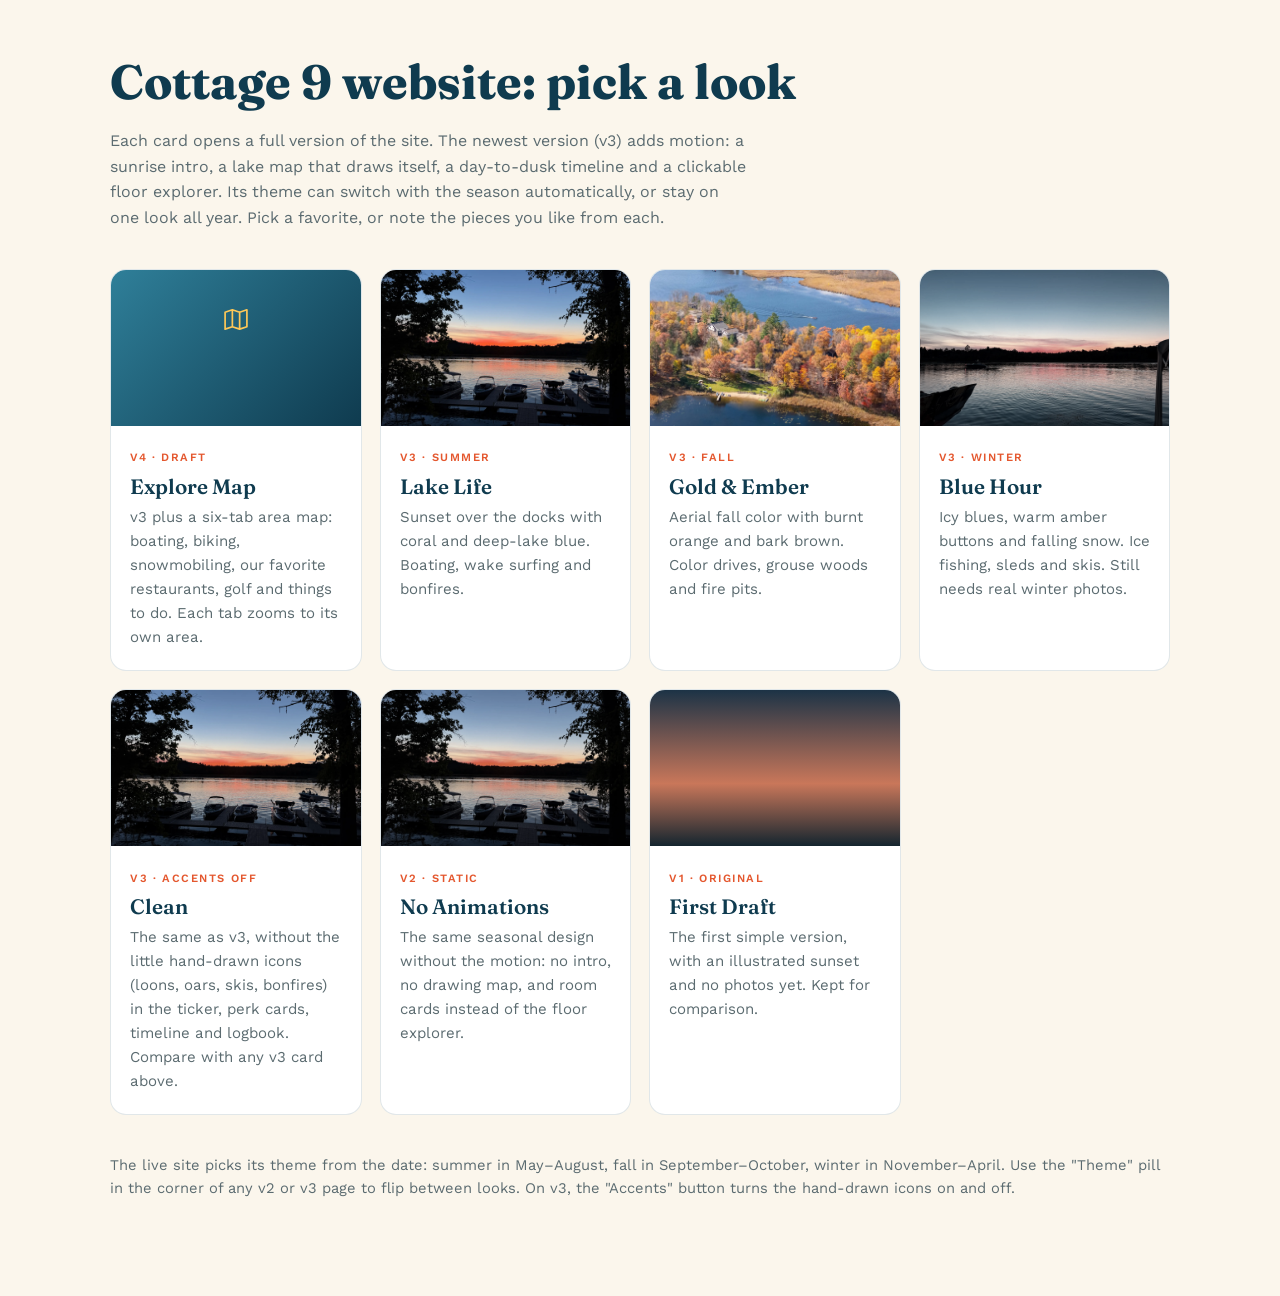
<file: versions/index.html>
<!doctype html>
<html lang="en">
<head>
<meta charset="utf-8">
<meta name="viewport" content="width=device-width, initial-scale=1">
<title>Cottage 9 · Design Versions</title>
<meta name="robots" content="noindex">
<link rel="preconnect" href="https://fonts.googleapis.com">
<link rel="preconnect" href="https://fonts.gstatic.com" crossorigin>
<link href="https://fonts.googleapis.com/css2?family=Fraunces:opsz,wght@9..144,600;9..144,750&family=Work+Sans:wght@400;600&display=swap" rel="stylesheet">
<style>
  *{box-sizing:border-box}
  body{margin:0;font:16px/1.6 "Work Sans",system-ui,sans-serif;background:#fbf6ec;color:#1d2a2f}
  .wrap{max-width:1100px;margin:0 auto;padding:56px 20px 80px}
  h1{font:750 clamp(2rem,5vw,3rem)/1.1 Fraunces,Georgia,serif;color:#0f3b4f;margin:0 0 .4em}
  .lede{color:#5b6b70;max-width:640px;margin:0 0 2.4rem}
  .grid{display:grid;grid-template-columns:repeat(auto-fit,minmax(240px,1fr));gap:18px}
  a.card{display:flex;flex-direction:column;text-decoration:none;color:inherit;background:#fff;border-radius:16px;overflow:hidden;border:1px solid rgba(15,59,79,.12);transition:transform .25s,box-shadow .25s}
  a.card:hover{transform:translateY(-4px);box-shadow:0 20px 40px -24px rgba(0,0,0,.4)}
  .thumb{aspect-ratio:16/10;background-size:cover;background-position:center}
  .body{padding:1.1rem 1.2rem 1.3rem}
  h2{font:600 1.3rem Fraunces,Georgia,serif;margin:0 0 .3em;color:#0f3b4f}
  .body p{margin:0;color:#5b6b70;font-size:.94rem}
  .tag{display:inline-block;font-size:.7rem;font-weight:600;letter-spacing:.14em;text-transform:uppercase;color:#e4572e;margin-bottom:.4rem}
  .note{margin-top:2.4rem;color:#5b6b70;font-size:.92rem}
</style>
</head>
<body>
<div class="wrap">
  <h1>Cottage 9 website: pick a look</h1>
  <p class="lede">Each card opens a full version of the site. The newest version (v3) adds motion: a sunrise intro, a lake map that draws itself, a day-to-dusk timeline and a clickable floor explorer. Its theme can switch with the season automatically, or stay on one look all year. Pick a favorite, or note the pieces you like from each.</p>
  <div class="grid">
    <a class="card" href="v4/?season=summer#map">
      <div class="thumb" style="background:linear-gradient(135deg,#2f7f99,#0f3b4f)"><svg viewBox="0 0 24 24" width="64" height="64" style="margin:auto;display:block;padding-top:14%;fill:none;stroke:#ffc857;stroke-width:1.4;stroke-linecap:round;stroke-linejoin:round"><path d="M9 4 3 6v14l6-2 6 2 6-2V4l-6 2-6-2zM9 4v14M15 6v14"/></svg></div>
      <div class="body"><span class="tag">v4 · Draft</span><h2>Explore Map</h2><p>v3 plus a six-tab area map: boating, biking, snowmobiling, our favorite restaurants, golf and things to do. Each tab zooms to its own area.</p></div>
    </a>
    <a class="card" href="../?season=summer">
      <div class="thumb" style="background-image:url(../images/hero-summer.webp)"></div>
      <div class="body"><span class="tag">v3 · Summer</span><h2>Lake Life</h2><p>Sunset over the docks with coral and deep-lake blue. Boating, wake surfing and bonfires.</p></div>
    </a>
    <a class="card" href="../?season=fall">
      <div class="thumb" style="background-image:url(../images/hero-fall.webp)"></div>
      <div class="body"><span class="tag">v3 · Fall</span><h2>Gold &amp; Ember</h2><p>Aerial fall color with burnt orange and bark brown. Color drives, grouse woods and fire pits.</p></div>
    </a>
    <a class="card" href="../?season=winter">
      <div class="thumb" style="background-image:url(../images/hero-winter.webp);filter:saturate(.55) hue-rotate(-12deg)"></div>
      <div class="body"><span class="tag">v3 · Winter</span><h2>Blue Hour</h2><p>Icy blues, warm amber buttons and falling snow. Ice fishing, sleds and skis. Still needs real winter photos.</p></div>
    </a>
    <a class="card" href="../?season=summer&amp;accents=off">
      <div class="thumb" style="background-image:url(../images/hero-summer.webp);filter:saturate(.8)"></div>
      <div class="body"><span class="tag">v3 · Accents off</span><h2>Clean</h2><p>The same as v3, without the little hand-drawn icons (loons, oars, skis, bonfires) in the ticker, perk cards, timeline and logbook. Compare with any v3 card above.</p></div>
    </a>
    <a class="card" href="v2-static/?season=summer">
      <div class="thumb" style="background-image:url(../images/hero-summer.webp);filter:grayscale(.3)"></div>
      <div class="body"><span class="tag">v2 · Static</span><h2>No Animations</h2><p>The same seasonal design without the motion: no intro, no drawing map, and room cards instead of the floor explorer.</p></div>
    </a>
    <a class="card" href="v1-original/">
      <div class="thumb" style="background:linear-gradient(180deg,#1c3346,#c9775a 60%,#14252f)"></div>
      <div class="body"><span class="tag">v1 · Original</span><h2>First Draft</h2><p>The first simple version, with an illustrated sunset and no photos yet. Kept for comparison.</p></div>
    </a>
  </div>
  <p class="note">The live site picks its theme from the date: summer in May–August, fall in September–October, winter in November–April. Use the "Theme" pill in the corner of any v2 or v3 page to flip between looks. On v3, the "Accents" button turns the hand-drawn icons on and off.</p>
</div>
</body>
</html>
</file>
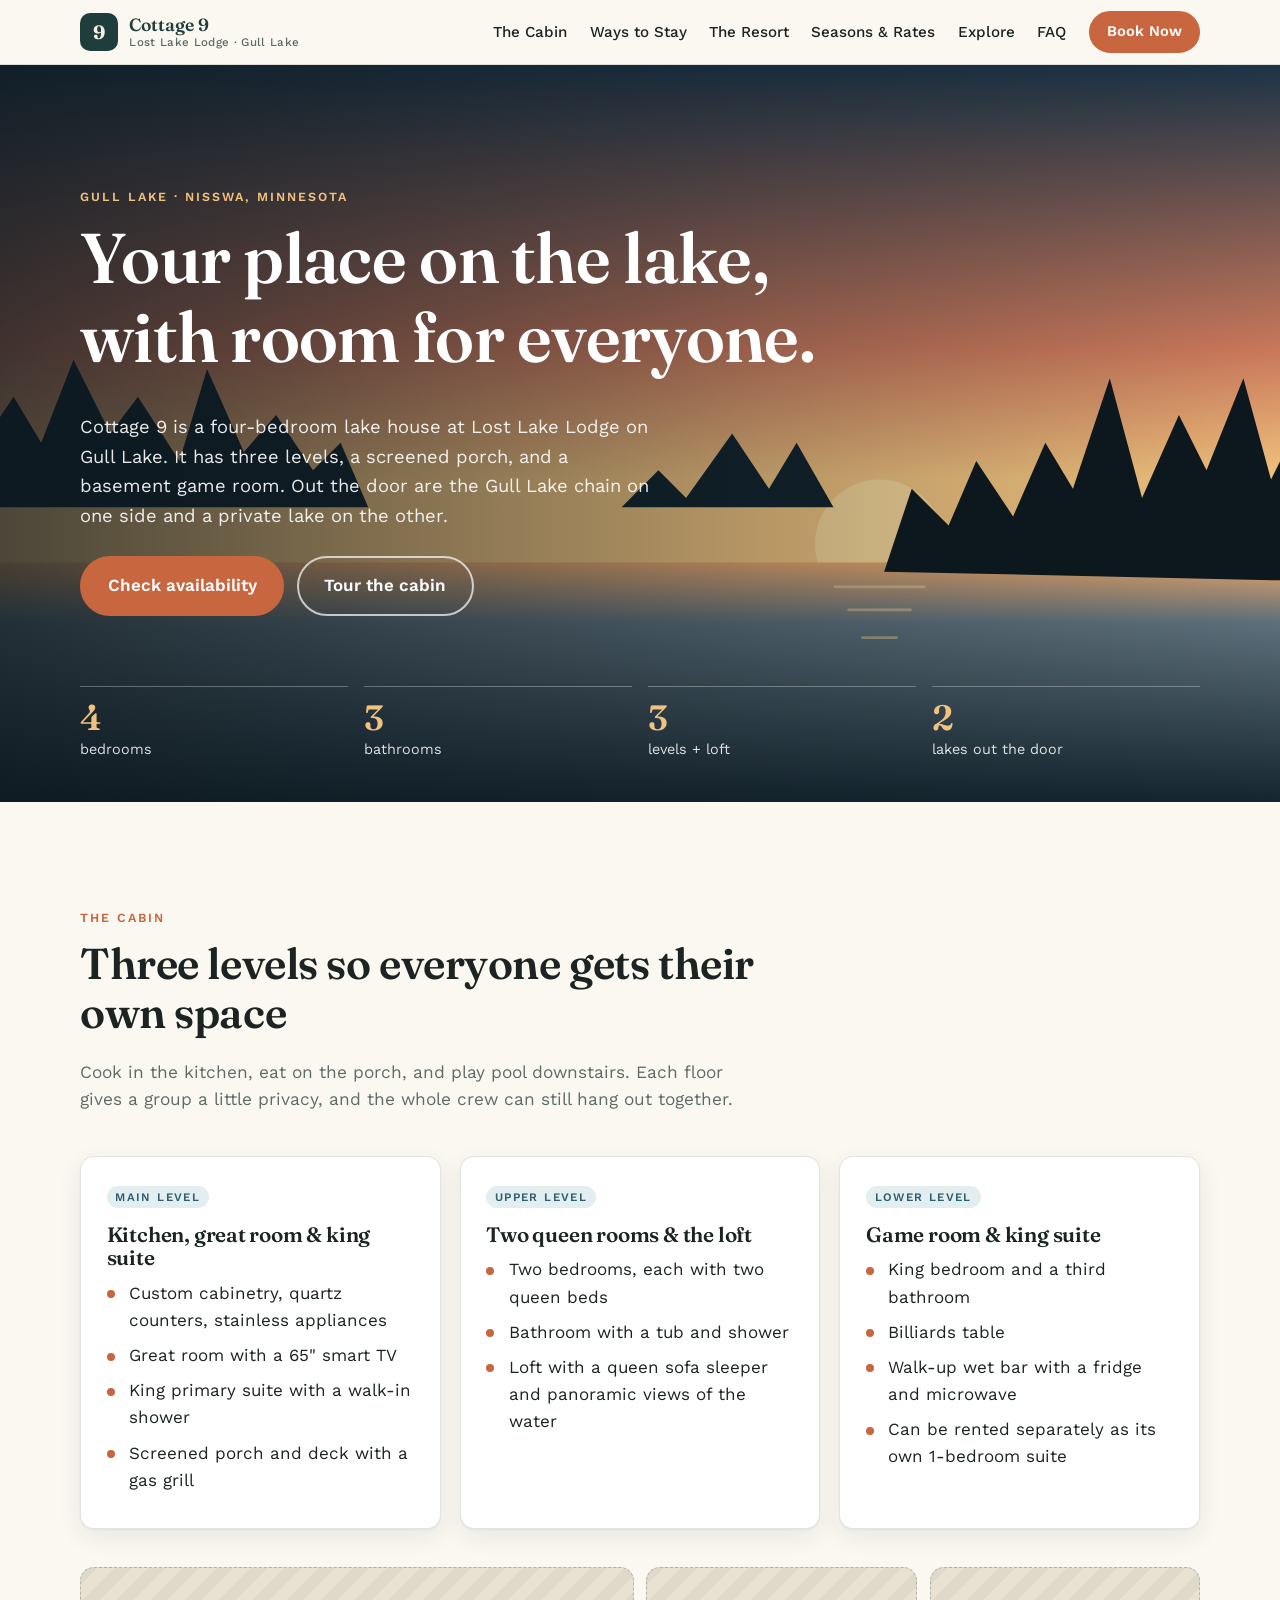
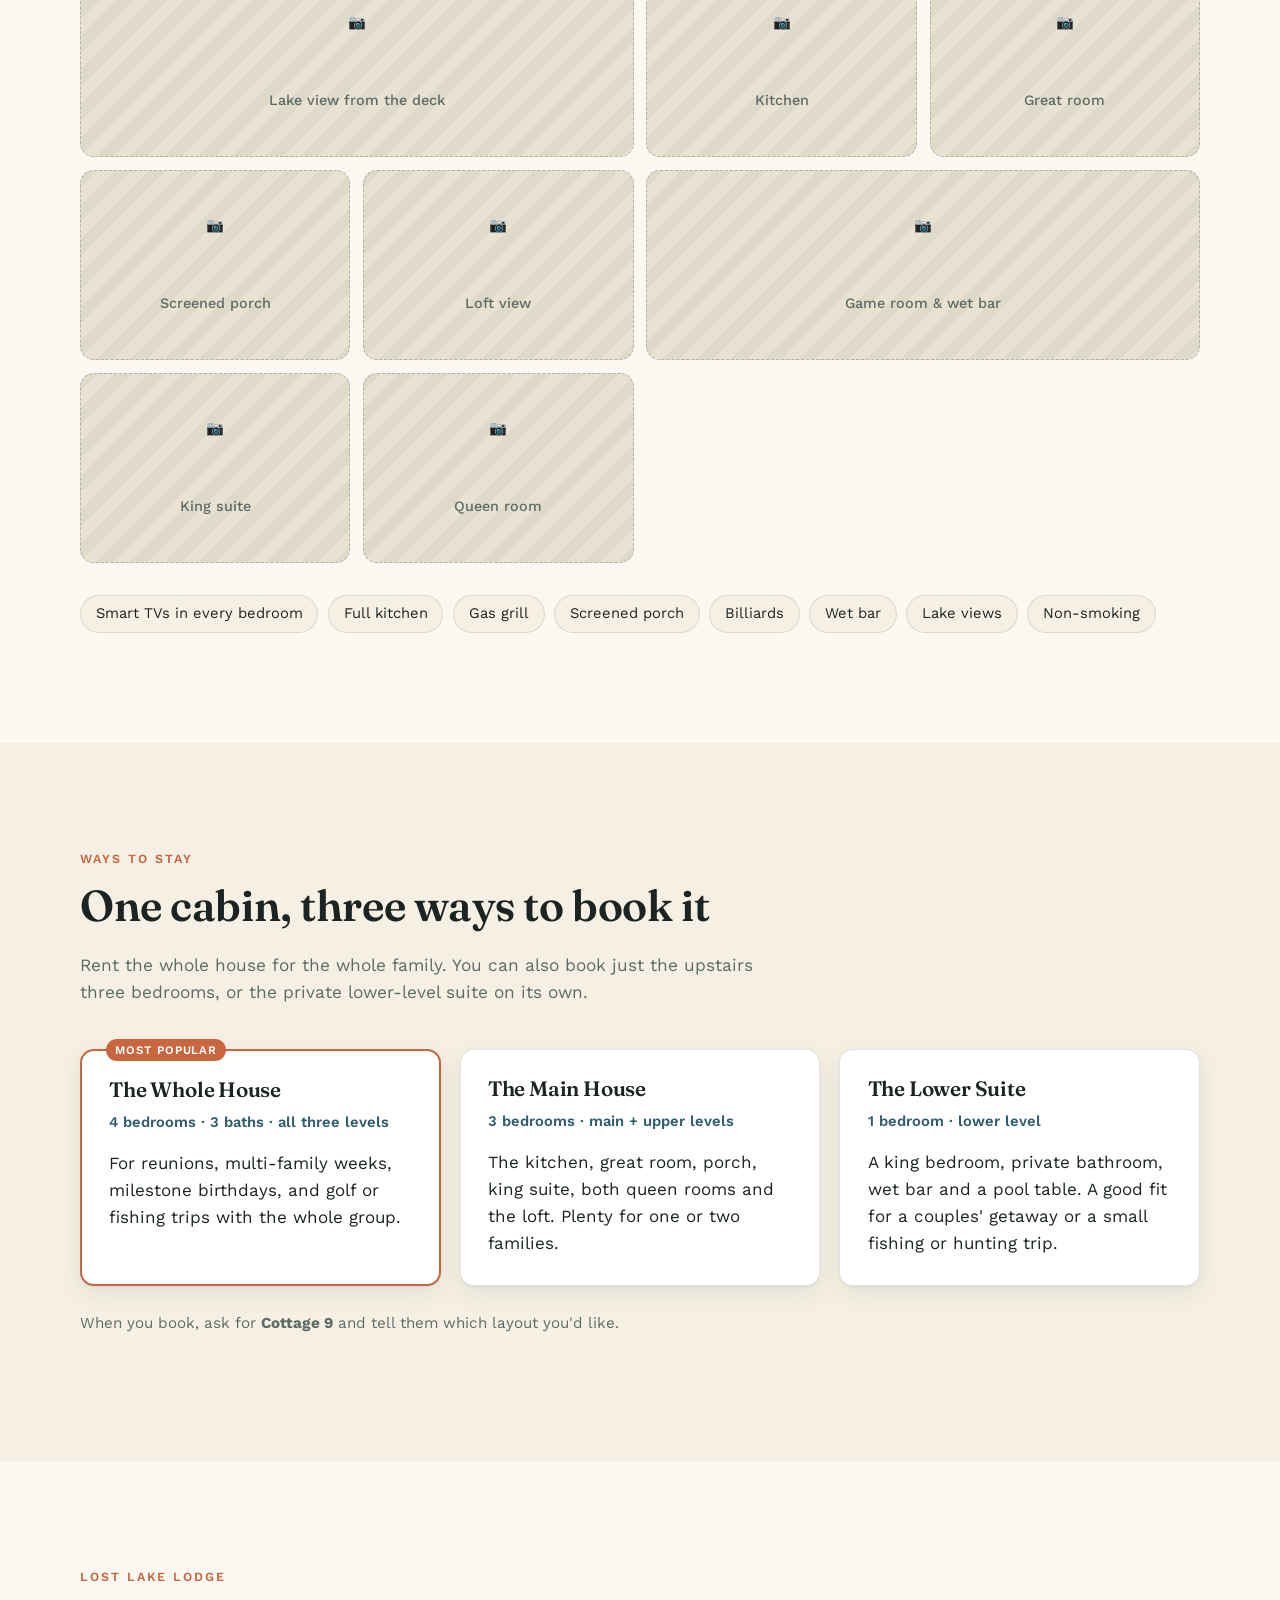
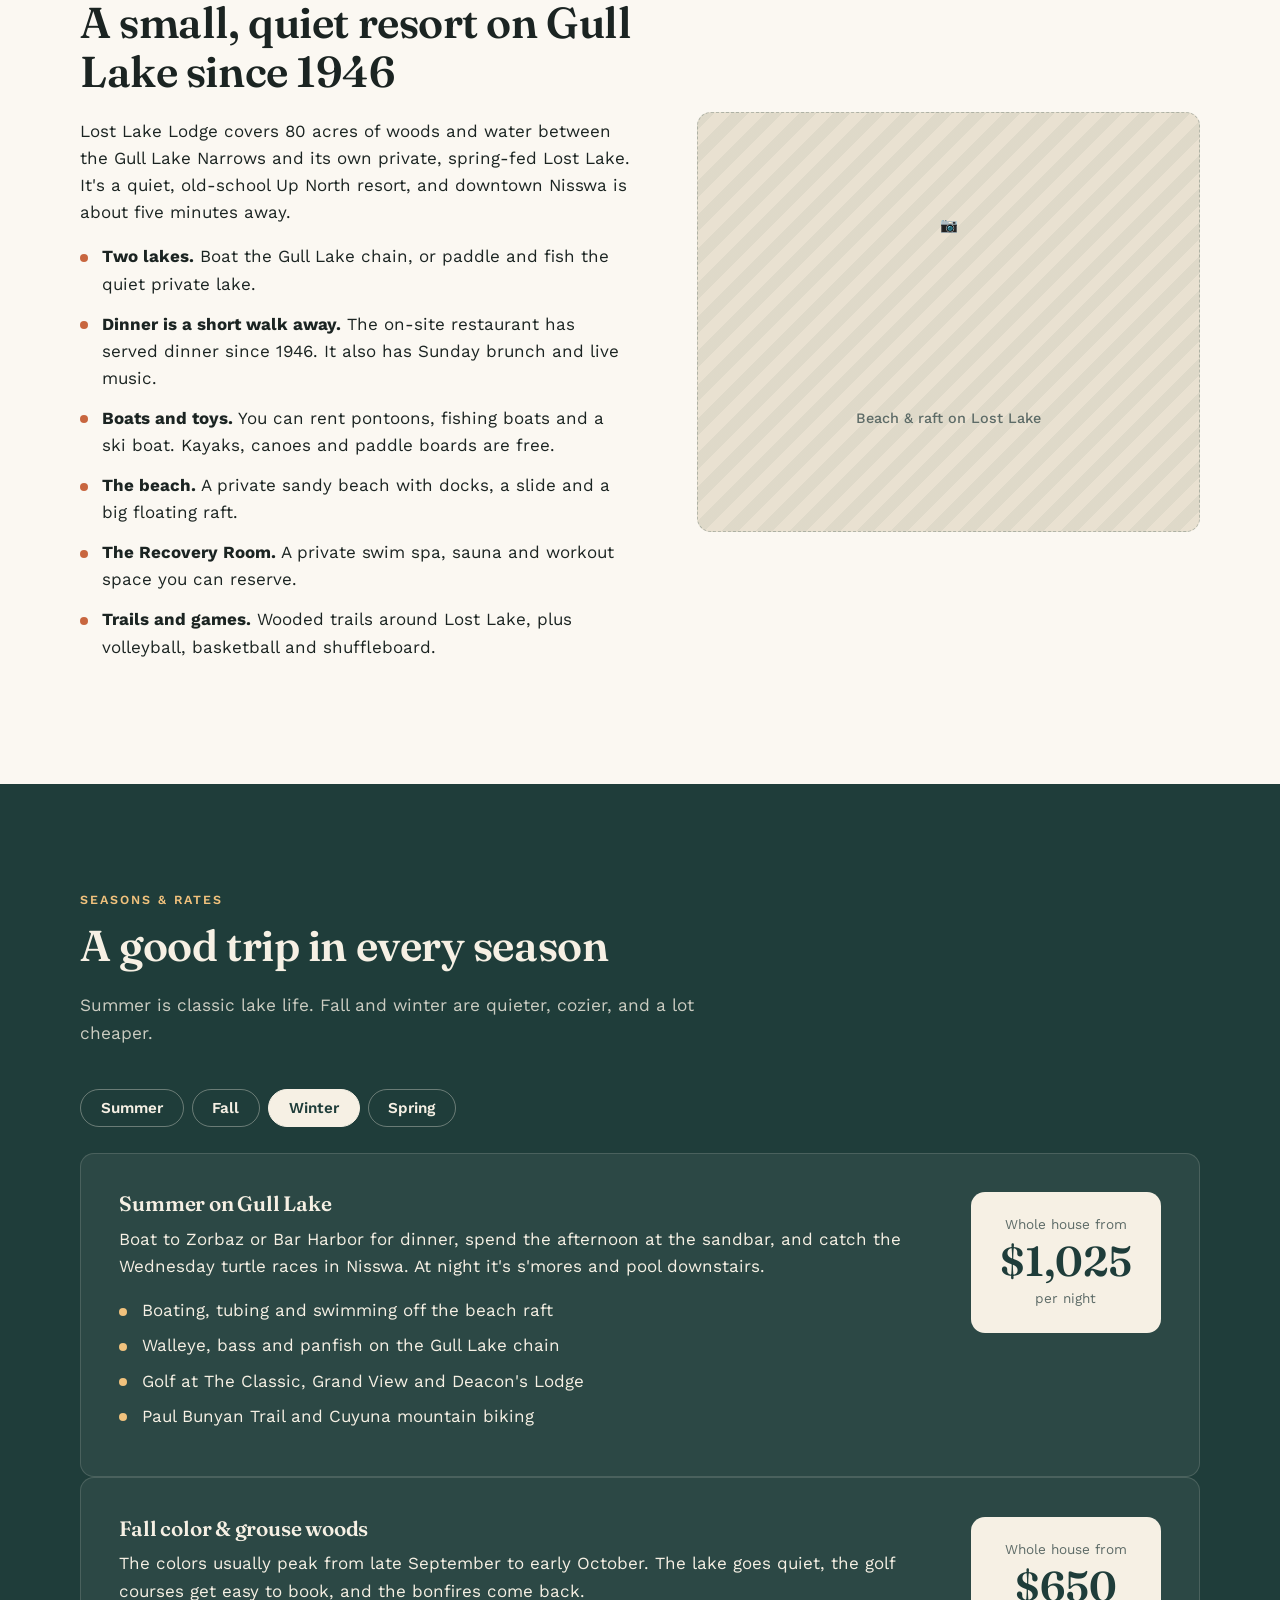
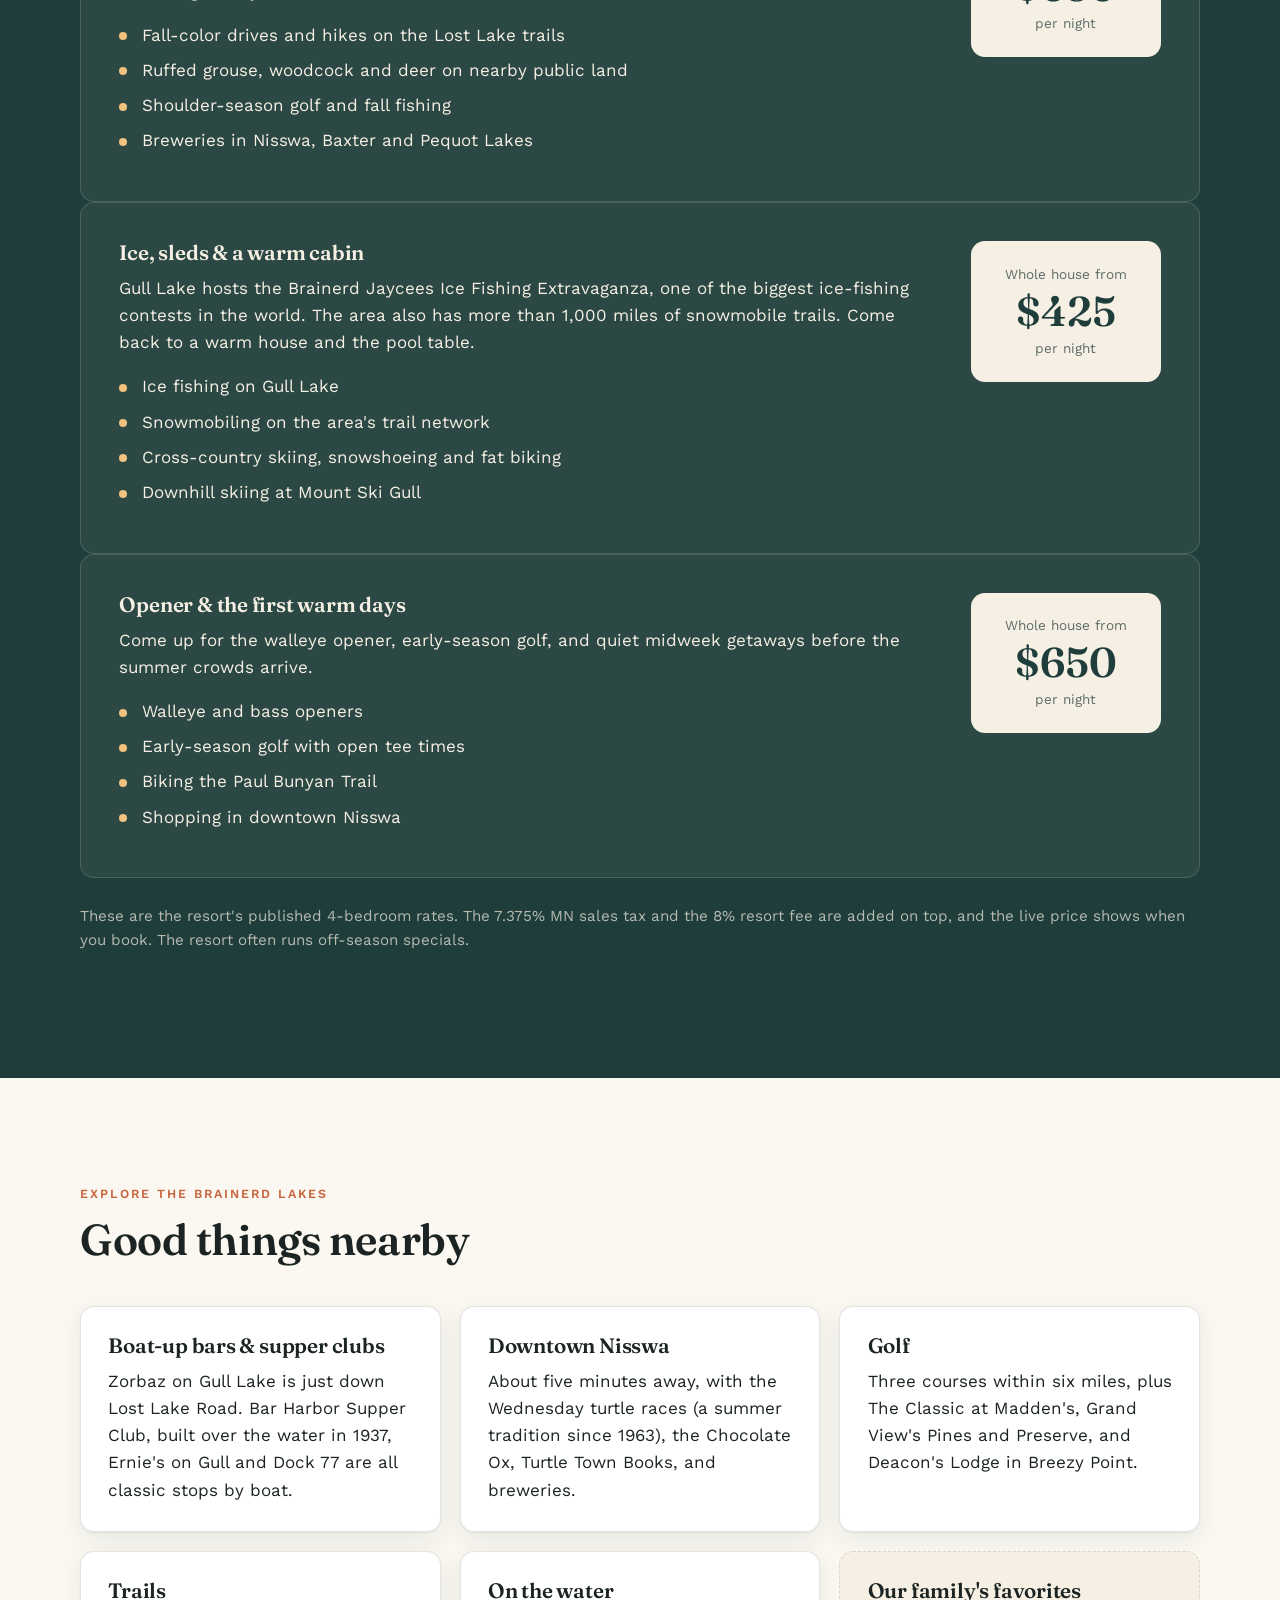
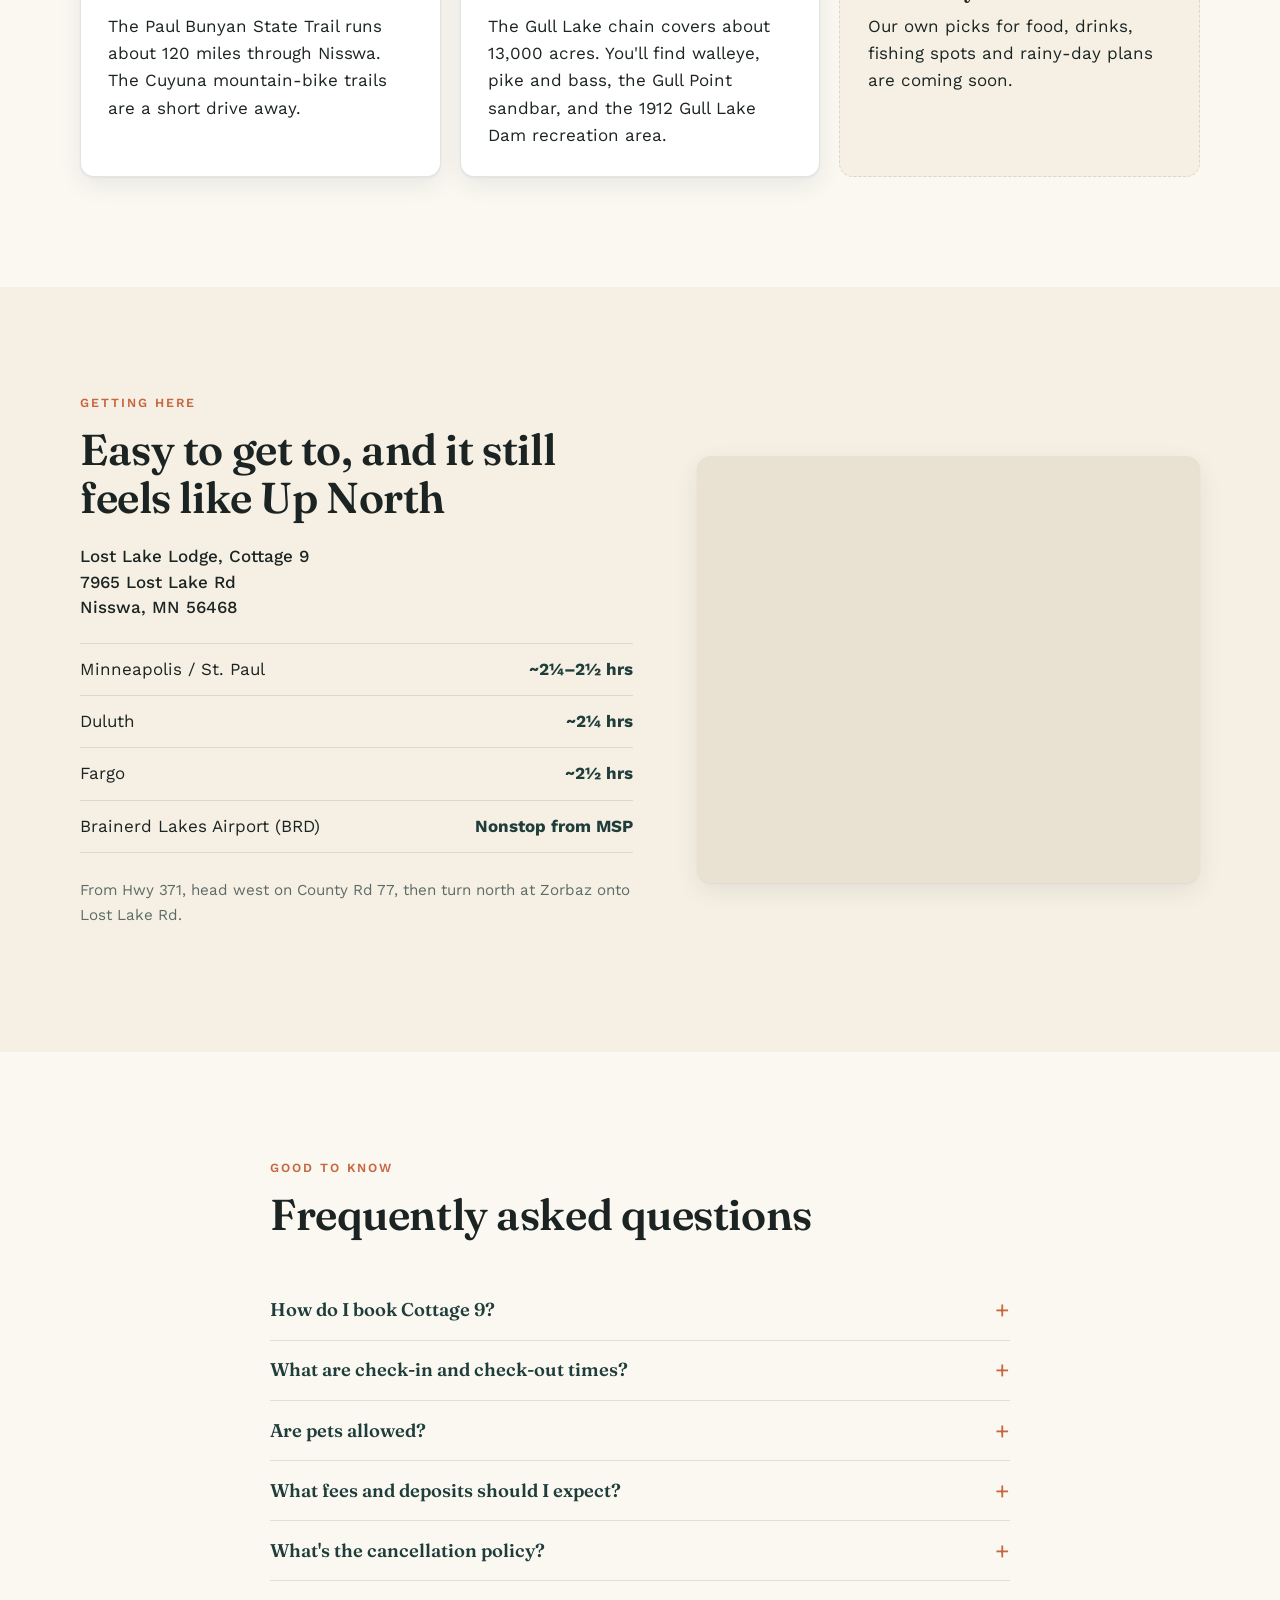
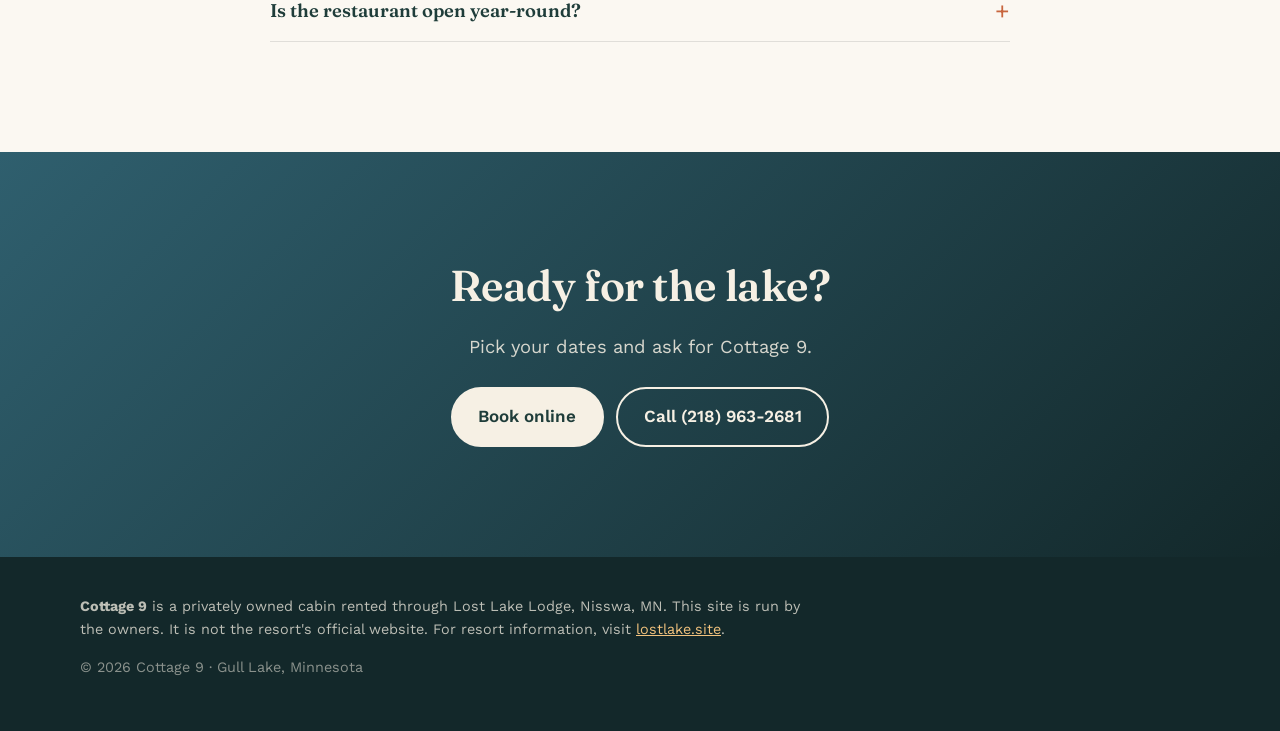
<file: versions/v1-original/index.html>
<!doctype html>
<html lang="en">
<head>
  <meta charset="utf-8">
  <meta name="viewport" content="width=device-width, initial-scale=1, viewport-fit=cover">
  <title>Cottage 9 at Lost Lake Lodge | 4-Bedroom Gull Lake Cabin Rental in Nisswa, MN</title>
  <meta name="description" content="Cottage 9 is a 4-bedroom, 3-bath, three-level lake house at Lost Lake Lodge on Gull Lake in Nisswa, Minnesota. Game room with billiards and wet bar, screened porch, two lakes out the door. Rent the whole house or split it 3BR + 1BR.">
  <link rel="canonical" href="https://lukehouge.github.io/lost-lake-cabin-9/">

  <meta property="og:type" content="website">
  <meta property="og:title" content="Cottage 9 at Lost Lake Lodge on Gull Lake">
  <meta property="og:description" content="A 4-bedroom, three-level lake house on Gull Lake in Nisswa, MN. Bring the whole crew.">
  <meta property="og:url" content="https://lukehouge.github.io/lost-lake-cabin-9/">
  <!-- TODO: add og:image once real photos land: <meta property="og:image" content="https://lukehouge.github.io/lost-lake-cabin-9/images/og.jpg"> -->
  <meta name="twitter:card" content="summary_large_image">

  <link rel="icon" href="data:image/svg+xml,%3Csvg xmlns='http://www.w3.org/2000/svg' viewBox='0 0 64 64'%3E%3Crect width='64' height='64' rx='14' fill='%231f3d3a'/%3E%3Cpath d='M32 12 46 34H38l10 14H16l10-14h-8z' fill='%23f3ead8'/%3E%3C/svg%3E">
  <link rel="preconnect" href="https://fonts.googleapis.com">
  <link rel="preconnect" href="https://fonts.gstatic.com" crossorigin>
  <link href="https://fonts.googleapis.com/css2?family=Fraunces:opsz,wght@9..144,400;9..144,600;9..144,700&family=Work+Sans:wght@400;500;600&display=swap" rel="stylesheet">
  <link rel="stylesheet" href="assets/css/styles.css">

  <script type="application/ld+json">
  {
    "@context": "https://schema.org",
    "@type": "VacationRental",
    "name": "Cottage 9 at Lost Lake Lodge",
    "description": "4-bedroom, 3-bath, three-level lake house at Lost Lake Lodge on Gull Lake in Nisswa, Minnesota.",
    "url": "https://lukehouge.github.io/lost-lake-cabin-9/",
    "address": {
      "@type": "PostalAddress",
      "streetAddress": "7965 Lost Lake Rd",
      "addressLocality": "Nisswa",
      "addressRegion": "MN",
      "postalCode": "56468",
      "addressCountry": "US"
    },
    "containsPlace": {
      "@type": "Accommodation",
      "numberOfBedrooms": 4,
      "numberOfBathroomsTotal": 3,
      "petsAllowed": false,
      "amenityFeature": [
        {"@type": "LocationFeatureSpecification", "name": "Lake view", "value": true},
        {"@type": "LocationFeatureSpecification", "name": "Screened porch", "value": true},
        {"@type": "LocationFeatureSpecification", "name": "Gas grill", "value": true},
        {"@type": "LocationFeatureSpecification", "name": "Billiards table", "value": true},
        {"@type": "LocationFeatureSpecification", "name": "Wet bar", "value": true}
      ]
    },
    "checkinTime": "16:00",
    "checkoutTime": "10:00",
    "telephone": "+1-218-963-2681"
  }
  </script>
</head>
<body>

<header class="site-header" id="top">
  <div class="wrap header-inner">
    <a class="brand" href="#top" aria-label="Cottage 9 home">
      <span class="brand-mark" aria-hidden="true">9</span>
      <span class="brand-text">Cottage 9 <small>Lost Lake Lodge · Gull Lake</small></span>
    </a>
    <button class="nav-toggle" aria-expanded="false" aria-controls="site-nav">Menu</button>
    <nav id="site-nav" class="site-nav">
      <a href="#cabin">The Cabin</a>
      <a href="#stay">Ways to Stay</a>
      <a href="#resort">The Resort</a>
      <a href="#seasons">Seasons &amp; Rates</a>
      <a href="#explore">Explore</a>
      <a href="#faq">FAQ</a>
      <a class="btn btn-small" href="#book">Book Now</a>
    </nav>
  </div>
</header>

<main>

  <!-- HERO -->
  <section class="hero">
    <!-- TODO: swap the illustrated scene for the best lake photo: images/hero.jpg -->
    <div class="hero-scene" aria-hidden="true">
      <svg viewBox="0 0 1440 800" preserveAspectRatio="xMidYMax slice">
        <defs>
          <linearGradient id="sky" x1="0" y1="0" x2="0" y2="1">
            <stop offset="0" stop-color="#1c3346"/>
            <stop offset=".55" stop-color="#c9775a"/>
            <stop offset=".8" stop-color="#f1c27d"/>
          </linearGradient>
          <linearGradient id="water" x1="0" y1="0" x2="0" y2="1">
            <stop offset="0" stop-color="#e3a46b"/>
            <stop offset=".25" stop-color="#5d6f7a"/>
            <stop offset="1" stop-color="#14252f"/>
          </linearGradient>
        </defs>
        <rect width="1440" height="560" fill="url(#sky)"/>
        <circle cx="980" cy="520" r="70" fill="#f8d79a" opacity=".9"/>
        <rect y="540" width="1440" height="260" fill="url(#water)"/>
        <g fill="#f8d79a" opacity=".45">
          <rect x="930" y="565" width="100" height="3" rx="1.5"/>
          <rect x="945" y="590" width="70" height="3" rx="1.5"/>
          <rect x="960" y="620" width="40" height="3" rx="1.5"/>
        </g>
        <path fill="#112029" d="M0 560V420l40-60 30 50 35-90 40 80 30-40 45 70 30-100 40 90 35-40 40 60 30-30 30 70H700l40-40 30 30 50-70 40 60 30-50 40 70H0z"/>
        <path fill="#0c171e" d="M1440 560V380l-35 70-30-110-40 100-30-60-40 90-35-130-40 120-30-50-35 80-40-60-30 70-40-40-30 90z"/>
      </svg>
    </div>
    <div class="wrap hero-content">
      <p class="eyebrow">Gull Lake · Nisswa, Minnesota</p>
      <h1>Your place on the lake,<br> with room for everyone.</h1>
      <p class="lede">Cottage 9 is a four-bedroom lake house at Lost Lake Lodge on Gull Lake. It has three levels, a screened porch, and a basement game room. Out the door are the Gull Lake chain on one side and a private lake on the other.</p>
      <div class="hero-ctas">
        <a class="btn" href="#book">Check availability</a>
        <a class="btn btn-ghost" href="#cabin">Tour the cabin</a>
      </div>
    </div>
    <ul class="wrap stat-strip" aria-label="At a glance">
      <li><strong>4</strong><span>bedrooms</span></li>
      <li><strong>3</strong><span>bathrooms</span></li>
      <li><strong>3</strong><span>levels + loft</span></li>
      <li><strong>2</strong><span>lakes out the door</span></li>
    </ul>
  </section>

  <!-- THE CABIN -->
  <section id="cabin" class="section">
    <div class="wrap">
      <div class="section-head">
        <p class="eyebrow">The cabin</p>
        <h2>Three levels so everyone gets their own space</h2>
        <p>Cook in the kitchen, eat on the porch, and play pool downstairs. Each floor gives a group a little privacy, and the whole crew can still hang out together.</p>
      </div>

      <div class="floors">
        <article class="floor">
          <span class="floor-tag">Main level</span>
          <h3>Kitchen, great room &amp; king suite</h3>
          <ul>
            <li>Custom cabinetry, quartz counters, stainless appliances</li>
            <li>Great room with a 65" smart TV</li>
            <li>King primary suite with a walk-in shower</li>
            <li>Screened porch and deck with a gas grill</li>
          </ul>
        </article>
        <article class="floor">
          <span class="floor-tag">Upper level</span>
          <h3>Two queen rooms &amp; the loft</h3>
          <ul>
            <li>Two bedrooms, each with two queen beds</li>
            <li>Bathroom with a tub and shower</li>
            <li>Loft with a queen sofa sleeper and panoramic views of the water</li>
          </ul>
        </article>
        <article class="floor">
          <span class="floor-tag">Lower level</span>
          <h3>Game room &amp; king suite</h3>
          <ul>
            <li>King bedroom and a third bathroom</li>
            <li>Billiards table</li>
            <li>Walk-up wet bar with a fridge and microwave</li>
            <li>Can be rented separately as its own 1-bedroom suite</li>
          </ul>
        </article>
      </div>

      <!-- Photo gallery: replace each .ph placeholder with <img src="images/..." alt="..."> -->
      <div class="gallery" aria-label="Photo gallery">
        <div class="ph ph-wide">Lake view from the deck</div>
        <div class="ph">Kitchen</div>
        <div class="ph">Great room</div>
        <div class="ph">Screened porch</div>
        <div class="ph">Loft view</div>
        <div class="ph ph-wide">Game room &amp; wet bar</div>
        <div class="ph">King suite</div>
        <div class="ph">Queen room</div>
      </div>

      <ul class="amenities">
        <li>Smart TVs in every bedroom</li>
        <li>Full kitchen</li>
        <li>Gas grill</li>
        <li>Screened porch</li>
        <li>Billiards</li>
        <li>Wet bar</li>
        <li>Lake views</li>
        <li>Non-smoking</li>
      </ul>
    </div>
  </section>

  <!-- WAYS TO STAY -->
  <section id="stay" class="section section-tint">
    <div class="wrap">
      <div class="section-head">
        <p class="eyebrow">Ways to stay</p>
        <h2>One cabin, three ways to book it</h2>
        <p>Rent the whole house for the whole family. You can also book just the upstairs three bedrooms, or the private lower-level suite on its own.</p>
      </div>
      <div class="cards three">
        <article class="card card-feature">
          <span class="badge">Most popular</span>
          <h3>The Whole House</h3>
          <p class="card-meta">4 bedrooms · 3 baths · all three levels</p>
          <p>For reunions, multi-family weeks, milestone birthdays, and golf or fishing trips with the whole group.</p>
        </article>
        <article class="card">
          <h3>The Main House</h3>
          <p class="card-meta">3 bedrooms · main + upper levels</p>
          <p>The kitchen, great room, porch, king suite, both queen rooms and the loft. Plenty for one or two families.</p>
        </article>
        <article class="card">
          <h3>The Lower Suite</h3>
          <p class="card-meta">1 bedroom · lower level</p>
          <p>A king bedroom, private bathroom, wet bar and a pool table. A good fit for a couples' getaway or a small fishing or hunting trip.</p>
        </article>
      </div>
      <p class="note">When you book, ask for <strong>Cottage 9</strong> and tell them which layout you'd like.</p>
    </div>
  </section>

  <!-- THE RESORT -->
  <section id="resort" class="section">
    <div class="wrap split">
      <div>
        <p class="eyebrow">Lost Lake Lodge</p>
        <h2>A small, quiet resort on Gull Lake since 1946</h2>
        <p>Lost Lake Lodge covers 80 acres of woods and water between the Gull Lake Narrows and its own private, spring-fed Lost Lake. It's a quiet, old-school Up North resort, and downtown Nisswa is about five minutes away.</p>
        <ul class="ticks">
          <li><strong>Two lakes.</strong> Boat the Gull Lake chain, or paddle and fish the quiet private lake.</li>
          <li><strong>Dinner is a short walk away.</strong> The on-site restaurant has served dinner since 1946. It also has Sunday brunch and live music.</li>
          <li><strong>Boats and toys.</strong> You can rent pontoons, fishing boats and a ski boat. Kayaks, canoes and paddle boards are free.</li>
          <li><strong>The beach.</strong> A private sandy beach with docks, a slide and a big floating raft.</li>
          <li><strong>The Recovery Room.</strong> A private swim spa, sauna and workout space you can reserve.</li>
          <li><strong>Trails and games.</strong> Wooded trails around Lost Lake, plus volleyball, basketball and shuffleboard.</li>
        </ul>
      </div>
      <div class="ph ph-tall">Beach &amp; raft on Lost Lake</div>
    </div>
  </section>

  <!-- SEASONS -->
  <section id="seasons" class="section section-dark">
    <div class="wrap">
      <div class="section-head">
        <p class="eyebrow">Seasons &amp; rates</p>
        <h2>A good trip in every season</h2>
        <p>Summer is classic lake life. Fall and winter are quieter, cozier, and a lot cheaper.</p>
      </div>
      <div class="seasons" role="tablist" aria-label="Seasons">
        <button role="tab" aria-selected="true" aria-controls="s-summer" id="t-summer">Summer</button>
        <button role="tab" aria-selected="false" aria-controls="s-fall" id="t-fall" tabindex="-1">Fall</button>
        <button role="tab" aria-selected="false" aria-controls="s-winter" id="t-winter" tabindex="-1">Winter</button>
        <button role="tab" aria-selected="false" aria-controls="s-spring" id="t-spring" tabindex="-1">Spring</button>
      </div>

      <div class="season-panel" role="tabpanel" id="s-summer" aria-labelledby="t-summer">
        <div>
          <h3>Summer on Gull Lake</h3>
          <p>Boat to Zorbaz or Bar Harbor for dinner, spend the afternoon at the sandbar, and catch the Wednesday turtle races in Nisswa. At night it's s'mores and pool downstairs.</p>
          <ul class="ticks">
            <li>Boating, tubing and swimming off the beach raft</li>
            <li>Walleye, bass and panfish on the Gull Lake chain</li>
            <li>Golf at The Classic, Grand View and Deacon's Lodge</li>
            <li>Paul Bunyan Trail and Cuyuna mountain biking</li>
          </ul>
        </div>
        <div class="rate"><span>Whole house from</span><strong>$1,025</strong><span>per night</span></div>
      </div>
      <div class="season-panel" role="tabpanel" id="s-fall" aria-labelledby="t-fall" hidden>
        <div>
          <h3>Fall color &amp; grouse woods</h3>
          <p>The colors usually peak from late September to early October. The lake goes quiet, the golf courses get easy to book, and the bonfires come back.</p>
          <ul class="ticks">
            <li>Fall-color drives and hikes on the Lost Lake trails</li>
            <li>Ruffed grouse, woodcock and deer on nearby public land</li>
            <li>Shoulder-season golf and fall fishing</li>
            <li>Breweries in Nisswa, Baxter and Pequot Lakes</li>
          </ul>
        </div>
        <div class="rate"><span>Whole house from</span><strong>$650</strong><span>per night</span></div>
      </div>
      <div class="season-panel" role="tabpanel" id="s-winter" aria-labelledby="t-winter" hidden>
        <div>
          <h3>Ice, sleds &amp; a warm cabin</h3>
          <p>Gull Lake hosts the Brainerd Jaycees Ice Fishing Extravaganza, one of the biggest ice-fishing contests in the world. The area also has more than 1,000 miles of snowmobile trails. Come back to a warm house and the pool table.</p>
          <ul class="ticks">
            <li>Ice fishing on Gull Lake</li>
            <li>Snowmobiling on the area's trail network</li>
            <li>Cross-country skiing, snowshoeing and fat biking</li>
            <li>Downhill skiing at Mount Ski Gull</li>
          </ul>
        </div>
        <div class="rate"><span>Whole house from</span><strong>$425</strong><span>per night</span></div>
      </div>
      <div class="season-panel" role="tabpanel" id="s-spring" aria-labelledby="t-spring" hidden>
        <div>
          <h3>Opener &amp; the first warm days</h3>
          <p>Come up for the walleye opener, early-season golf, and quiet midweek getaways before the summer crowds arrive.</p>
          <ul class="ticks">
            <li>Walleye and bass openers</li>
            <li>Early-season golf with open tee times</li>
            <li>Biking the Paul Bunyan Trail</li>
            <li>Shopping in downtown Nisswa</li>
          </ul>
        </div>
        <div class="rate"><span>Whole house from</span><strong>$650</strong><span>per night</span></div>
      </div>
      <p class="note note-light">These are the resort's published 4-bedroom rates. The 7.375% MN sales tax and the 8% resort fee are added on top, and the live price shows when you book. The resort often runs off-season specials.</p>
    </div>
  </section>

  <!-- EXPLORE -->
  <section id="explore" class="section">
    <div class="wrap">
      <div class="section-head">
        <p class="eyebrow">Explore the Brainerd Lakes</p>
        <h2>Good things nearby</h2>
      </div>
      <div class="cards three">
        <article class="card">
          <h3>Boat-up bars &amp; supper clubs</h3>
          <p>Zorbaz on Gull Lake is just down Lost Lake Road. Bar Harbor Supper Club, built over the water in 1937, Ernie's on Gull and Dock 77 are all classic stops by boat.</p>
        </article>
        <article class="card">
          <h3>Downtown Nisswa</h3>
          <p>About five minutes away, with the Wednesday turtle races (a summer tradition since 1963), the Chocolate Ox, Turtle Town Books, and breweries.</p>
        </article>
        <article class="card">
          <h3>Golf</h3>
          <p>Three courses within six miles, plus The Classic at Madden's, Grand View's Pines and Preserve, and Deacon's Lodge in Breezy Point.</p>
        </article>
        <article class="card">
          <h3>Trails</h3>
          <p>The Paul Bunyan State Trail runs about 120 miles through Nisswa. The Cuyuna mountain-bike trails are a short drive away.</p>
        </article>
        <article class="card">
          <h3>On the water</h3>
          <p>The Gull Lake chain covers about 13,000 acres. You'll find walleye, pike and bass, the Gull Point sandbar, and the 1912 Gull Lake Dam recreation area.</p>
        </article>
        <article class="card card-soon">
          <h3>Our family's favorites</h3>
          <p>Our own picks for food, drinks, fishing spots and rainy-day plans are coming soon.</p>
        </article>
      </div>
    </div>
  </section>

  <!-- GETTING HERE -->
  <section class="section section-tint">
    <div class="wrap split">
      <div>
        <p class="eyebrow">Getting here</p>
        <h2>Easy to get to, and it still feels like Up North</h2>
        <address>Lost Lake Lodge, Cottage 9<br>7965 Lost Lake Rd<br>Nisswa, MN 56468</address>
        <ul class="drive">
          <li><span>Minneapolis / St. Paul</span><strong>~2¼–2½ hrs</strong></li>
          <li><span>Duluth</span><strong>~2¼ hrs</strong></li>
          <li><span>Fargo</span><strong>~2½ hrs</strong></li>
          <li><span>Brainerd Lakes Airport (BRD)</span><strong>Nonstop from MSP</strong></li>
        </ul>
        <p class="note">From Hwy 371, head west on County Rd 77, then turn north at Zorbaz onto Lost Lake Rd.</p>
      </div>
      <div class="map-card">
        <iframe title="Map of Lost Lake Lodge, Nisswa MN" loading="lazy" referrerpolicy="no-referrer-when-downgrade"
          src="https://www.google.com/maps?q=7965+Lost+Lake+Rd,+Nisswa,+MN+56468&output=embed"></iframe>
      </div>
    </div>
  </section>

  <!-- FAQ -->
  <section id="faq" class="section">
    <div class="wrap narrow">
      <div class="section-head">
        <p class="eyebrow">Good to know</p>
        <h2>Frequently asked questions</h2>
      </div>
      <details>
        <summary>How do I book Cottage 9?</summary>
        <p>Book through Lost Lake Lodge online or by calling <a href="tel:+12189632681">(218) 963-2681</a>. Cottage 9 is one of the resort's 4-bedroom cottages, so ask for <strong>Cottage 9</strong> by name. Let them know if you want the whole house, the 3-bedroom, or the lower suite.</p>
      </details>
      <details>
        <summary>What are check-in and check-out times?</summary>
        <p>Check-in is at 4 pm and check-out is at 10 am. There's a 2-night minimum.</p>
      </details>
      <details>
        <summary>Are pets allowed?</summary>
        <p>No. Cottage 9 is pet-free, which is good news for guests with allergies. Some other cottages at the resort do allow pets.</p>
      </details>
      <details>
        <summary>What fees and deposits should I expect?</summary>
        <p>A 50% deposit is due when you book, and the balance at check-in. The 7.375% Minnesota sales tax and the 8% resort fee are added to the nightly rate.</p>
      </details>
      <details>
        <summary>What's the cancellation policy?</summary>
        <p>For summer stays, the deposit is refunded if you cancel more than 60 days before arrival, minus a nonrefundable 8% fee. In other seasons, cancel at least 14 days out to keep your deposit. The resort's terms at booking are what apply.</p>
      </details>
      <details>
        <summary>Is the restaurant open year-round?</summary>
        <p>The restaurant's hours vary by season, so check with the resort before an off-season stay. The full kitchen in Cottage 9 means you're covered either way.</p>
      </details>
    </div>
  </section>

  <!-- BOOK -->
  <section id="book" class="section section-cta">
    <div class="wrap cta-inner">
      <h2>Ready for the lake?</h2>
      <p>Pick your dates and ask for Cottage 9.</p>
      <div class="hero-ctas">
        <a class="btn btn-light" href="https://direct-book.com/properties/lostlakelodgedirect" target="_blank" rel="noopener" data-track="book-now">Book online</a>
        <a class="btn btn-ghost-light" href="tel:+12189632681" data-track="call">Call (218) 963-2681</a>
      </div>
    </div>
  </section>

</main>

<footer class="site-footer">
  <div class="wrap footer-inner">
    <p><strong>Cottage 9</strong> is a privately owned cabin rented through Lost Lake Lodge, Nisswa, MN. This site is run by the owners. It is not the resort's official website. For resort information, visit <a href="https://lostlake.site/" target="_blank" rel="noopener">lostlake.site</a>.</p>
    <p class="muted">© <span id="year">2026</span> Cottage 9 · Gull Lake, Minnesota</p>
  </div>
</footer>

<script src="assets/js/main.js" defer></script>
</body>
</html>
</file>
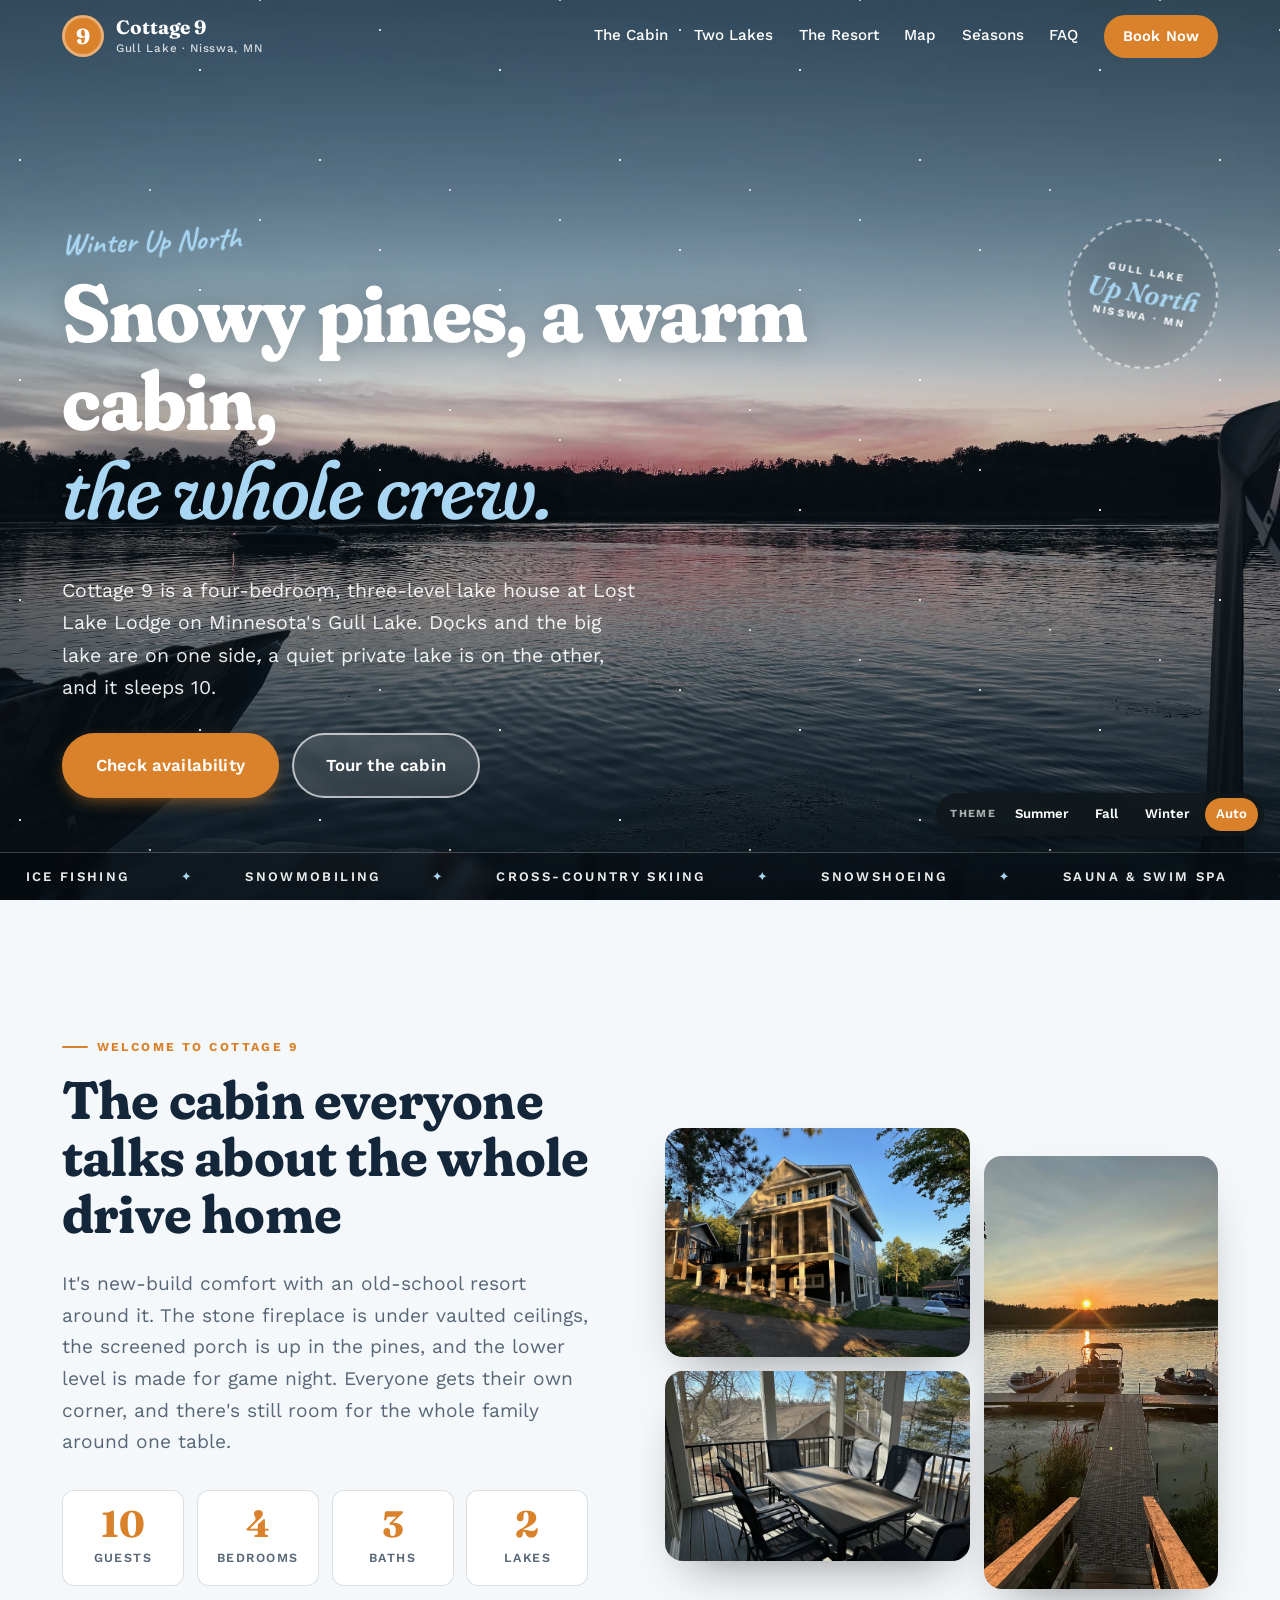
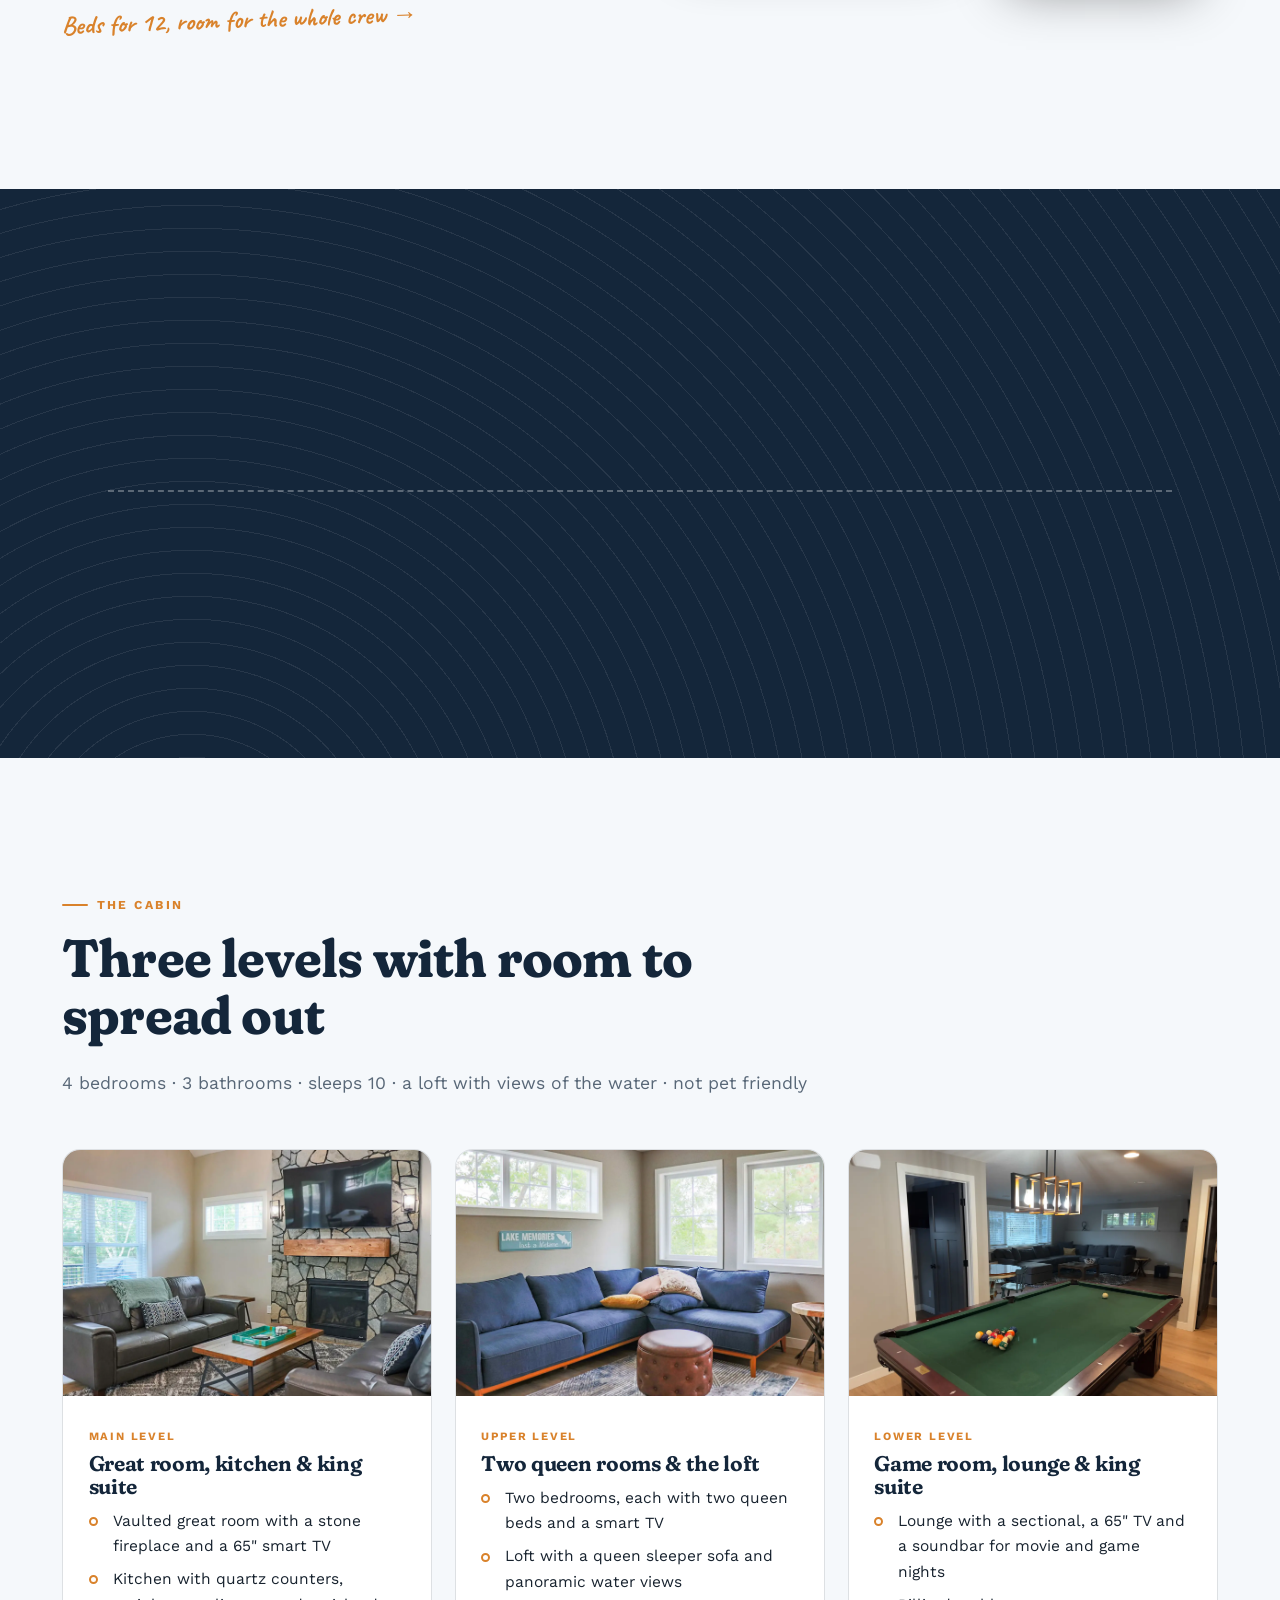
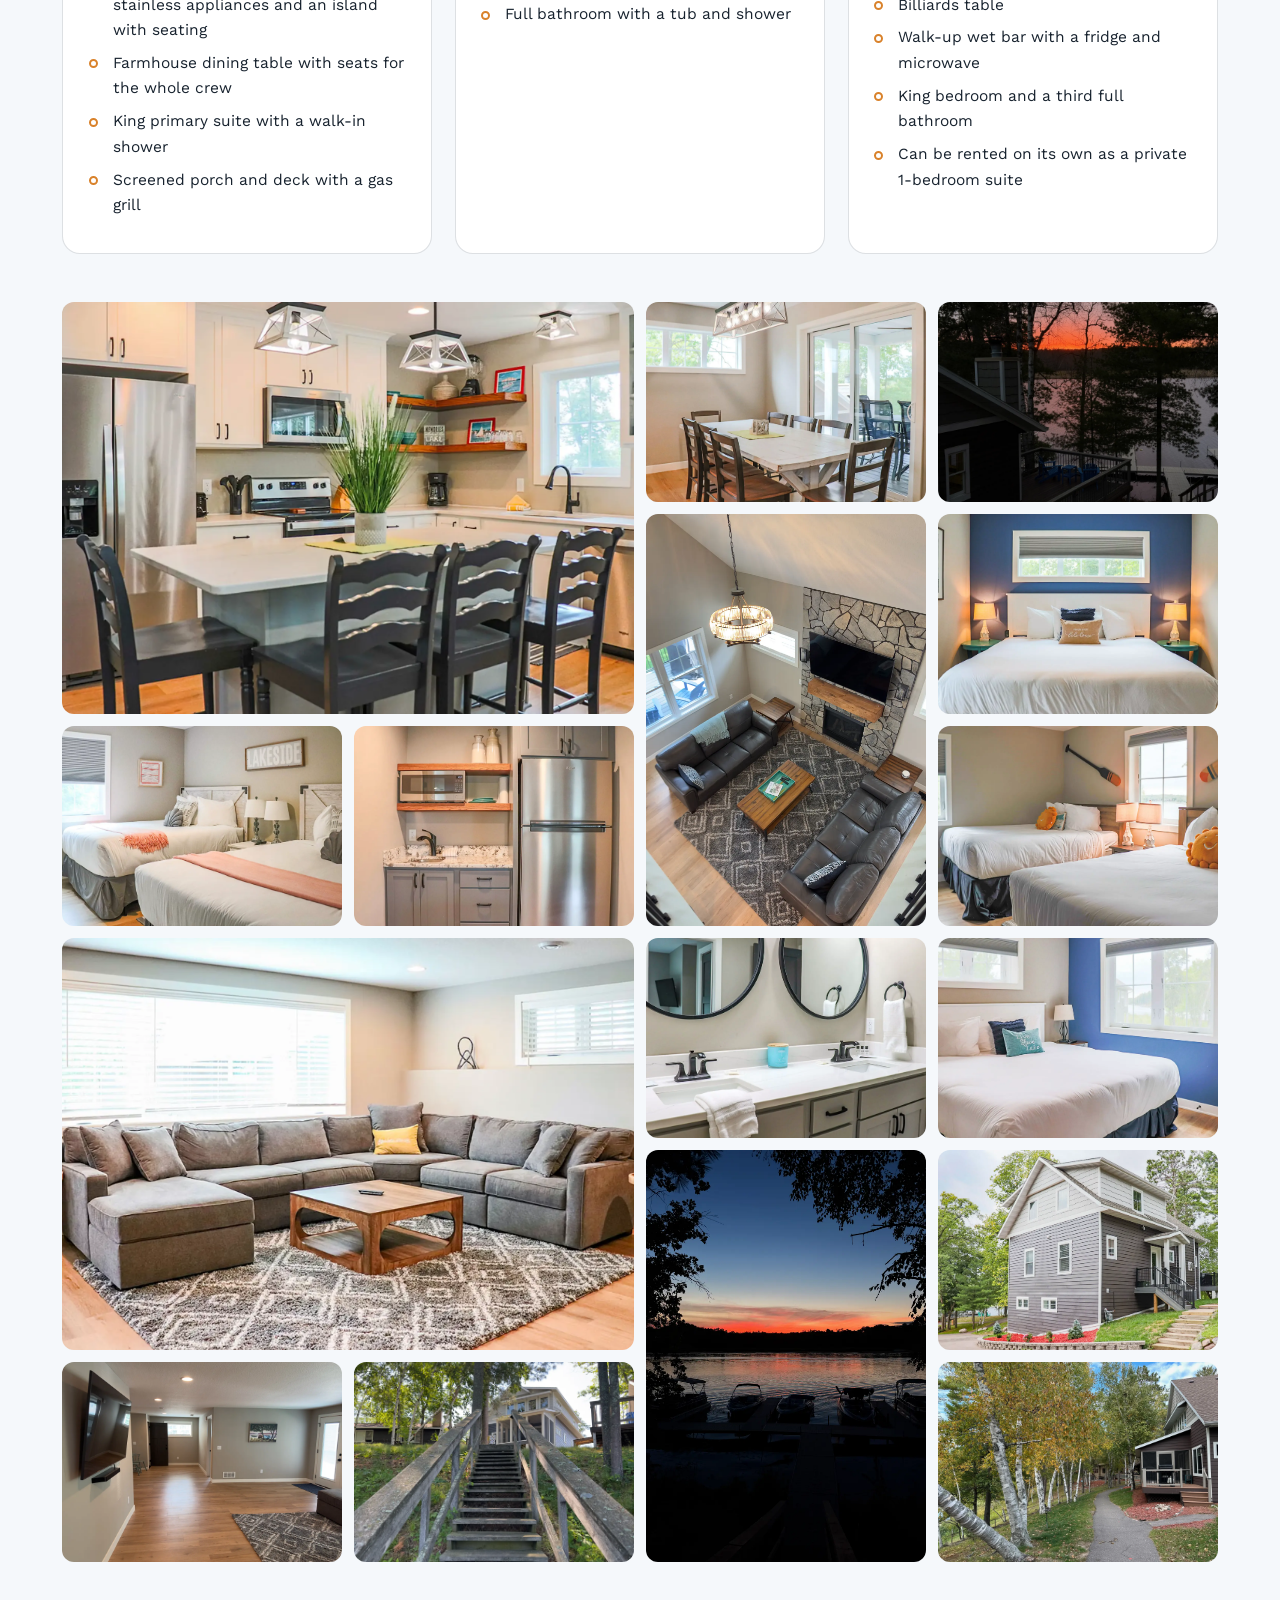
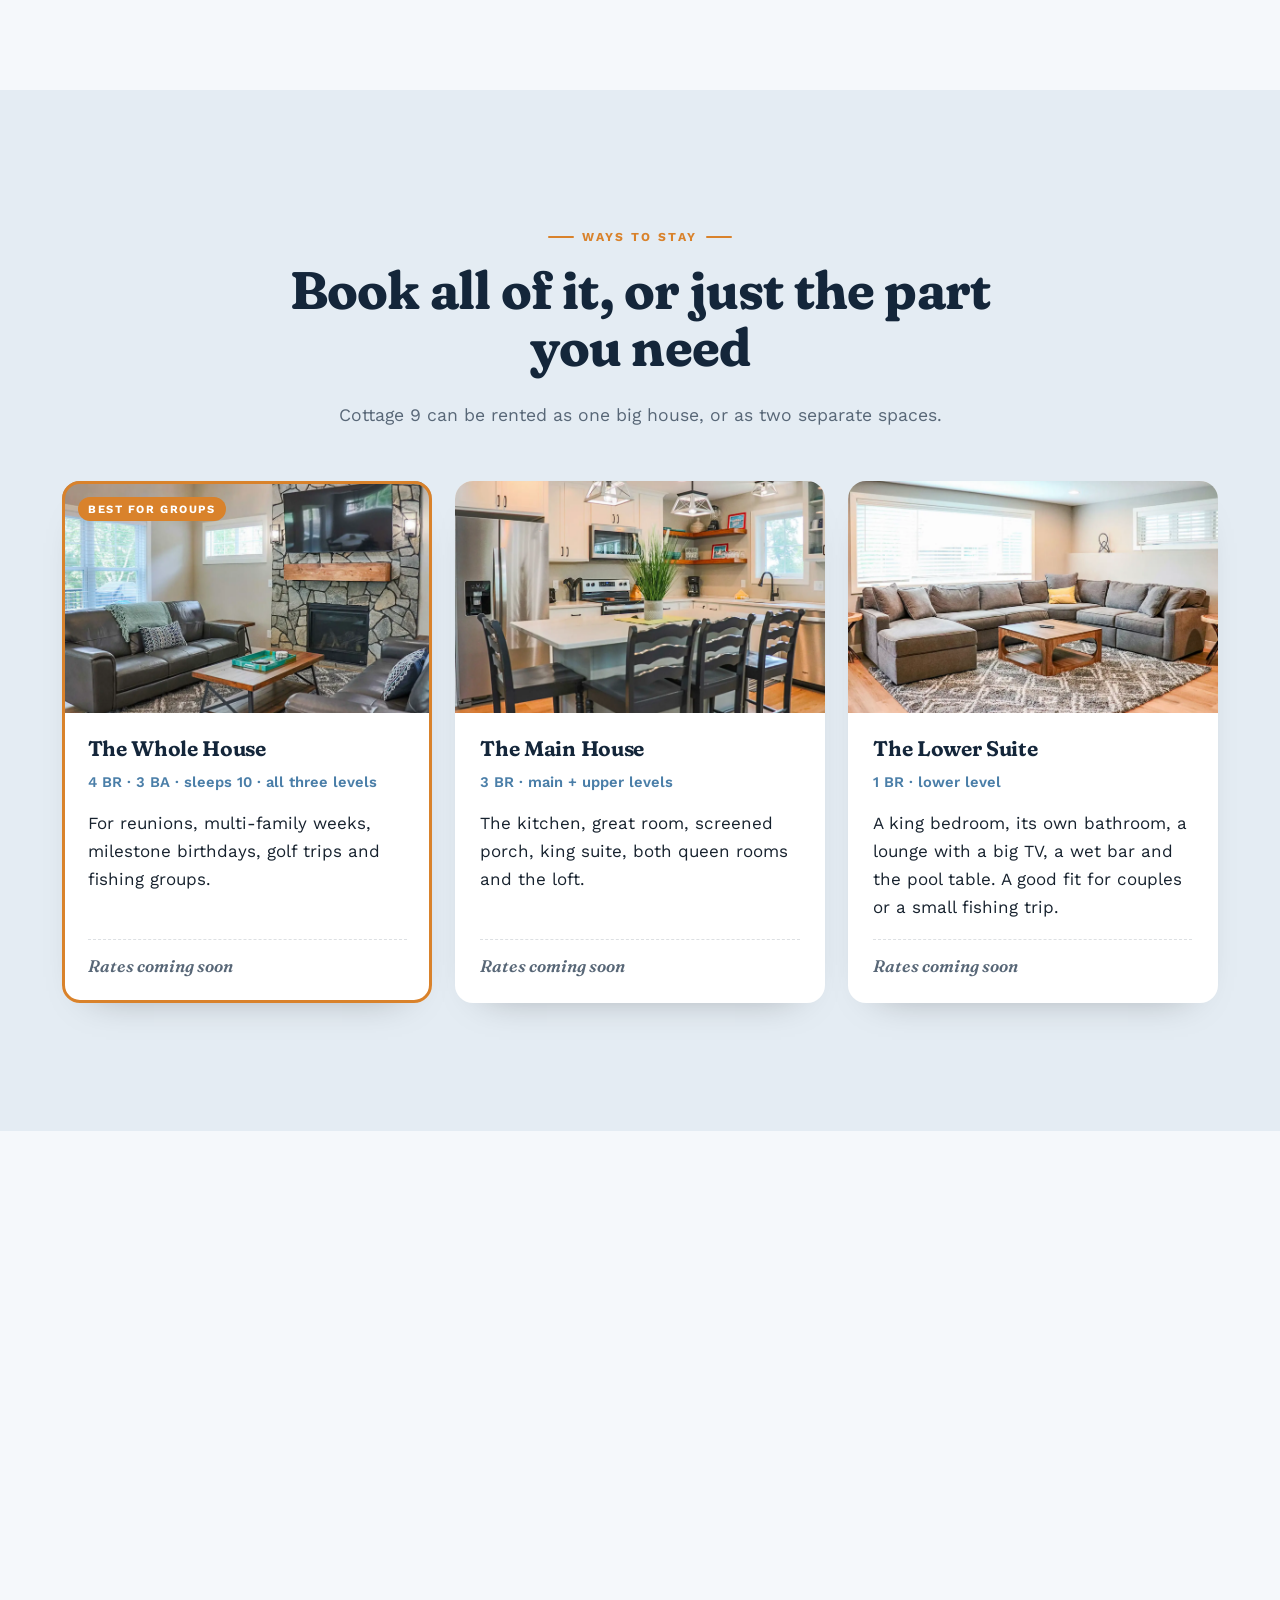
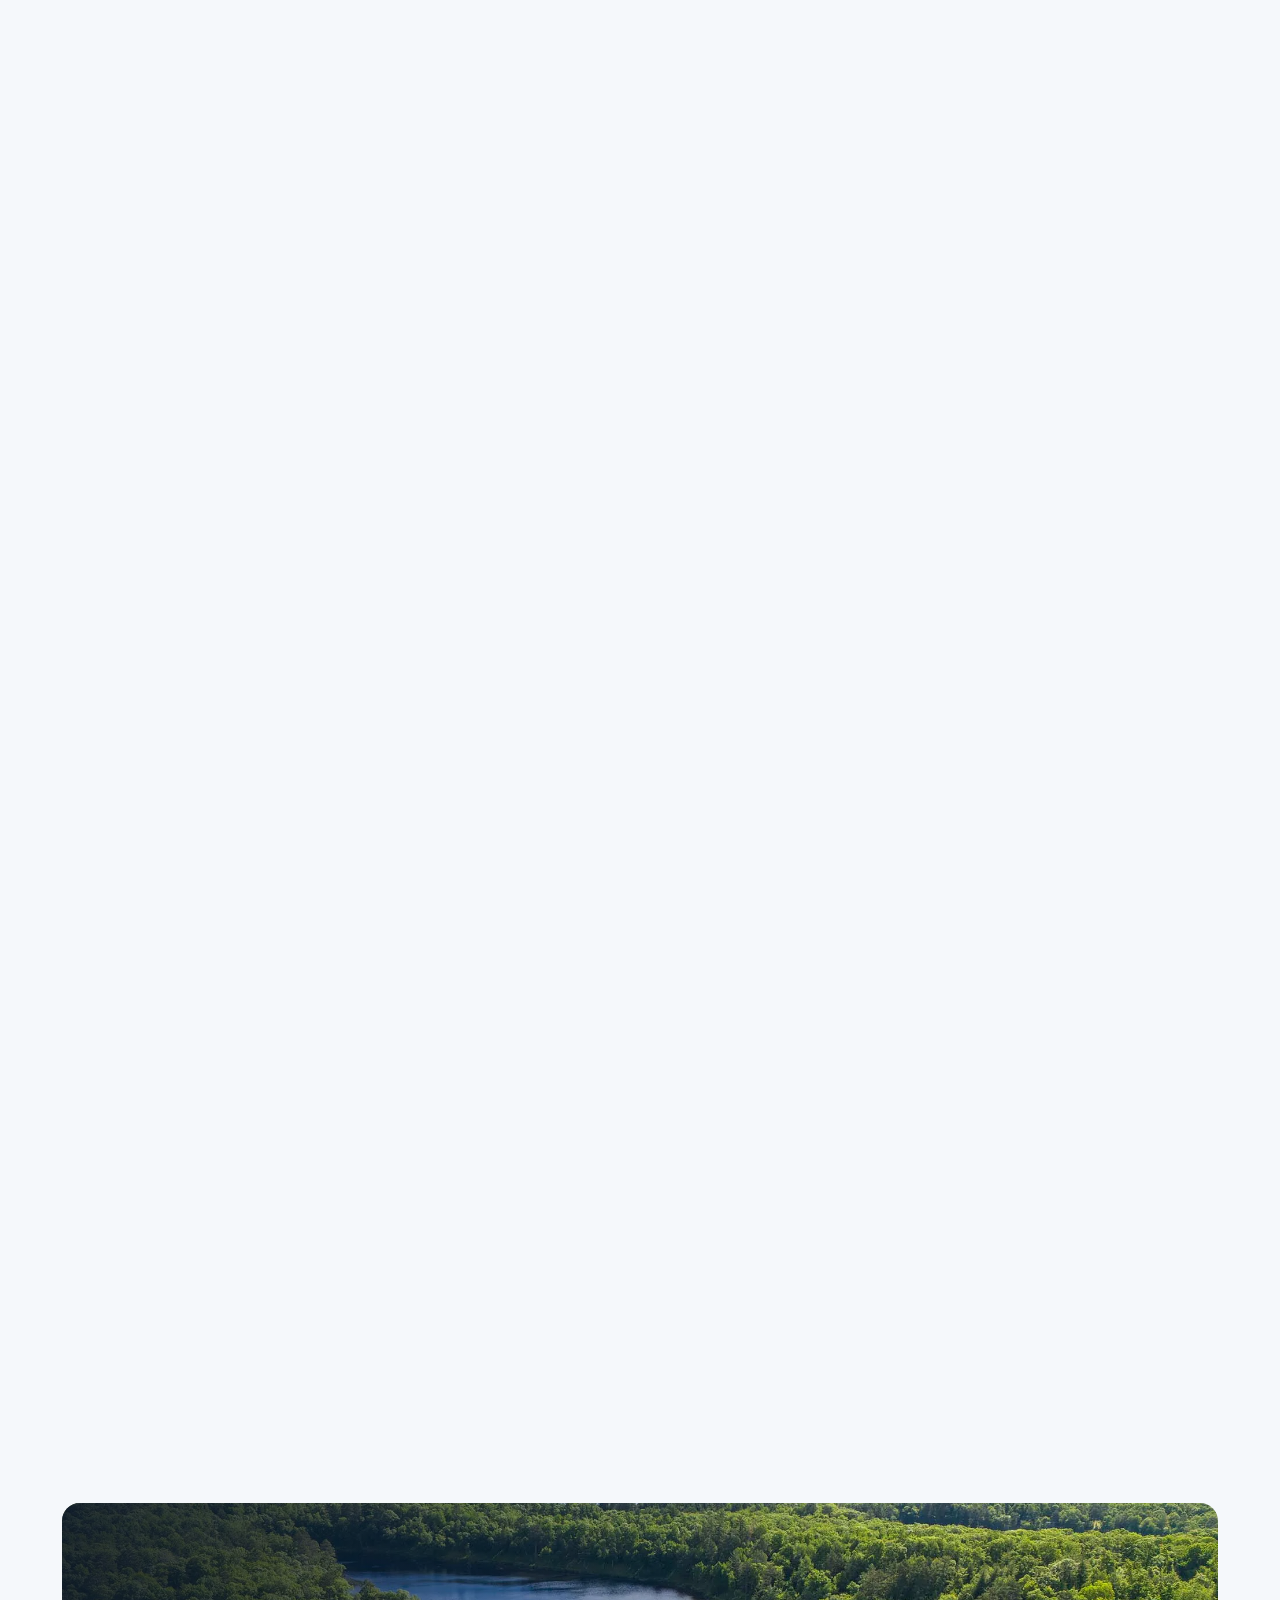
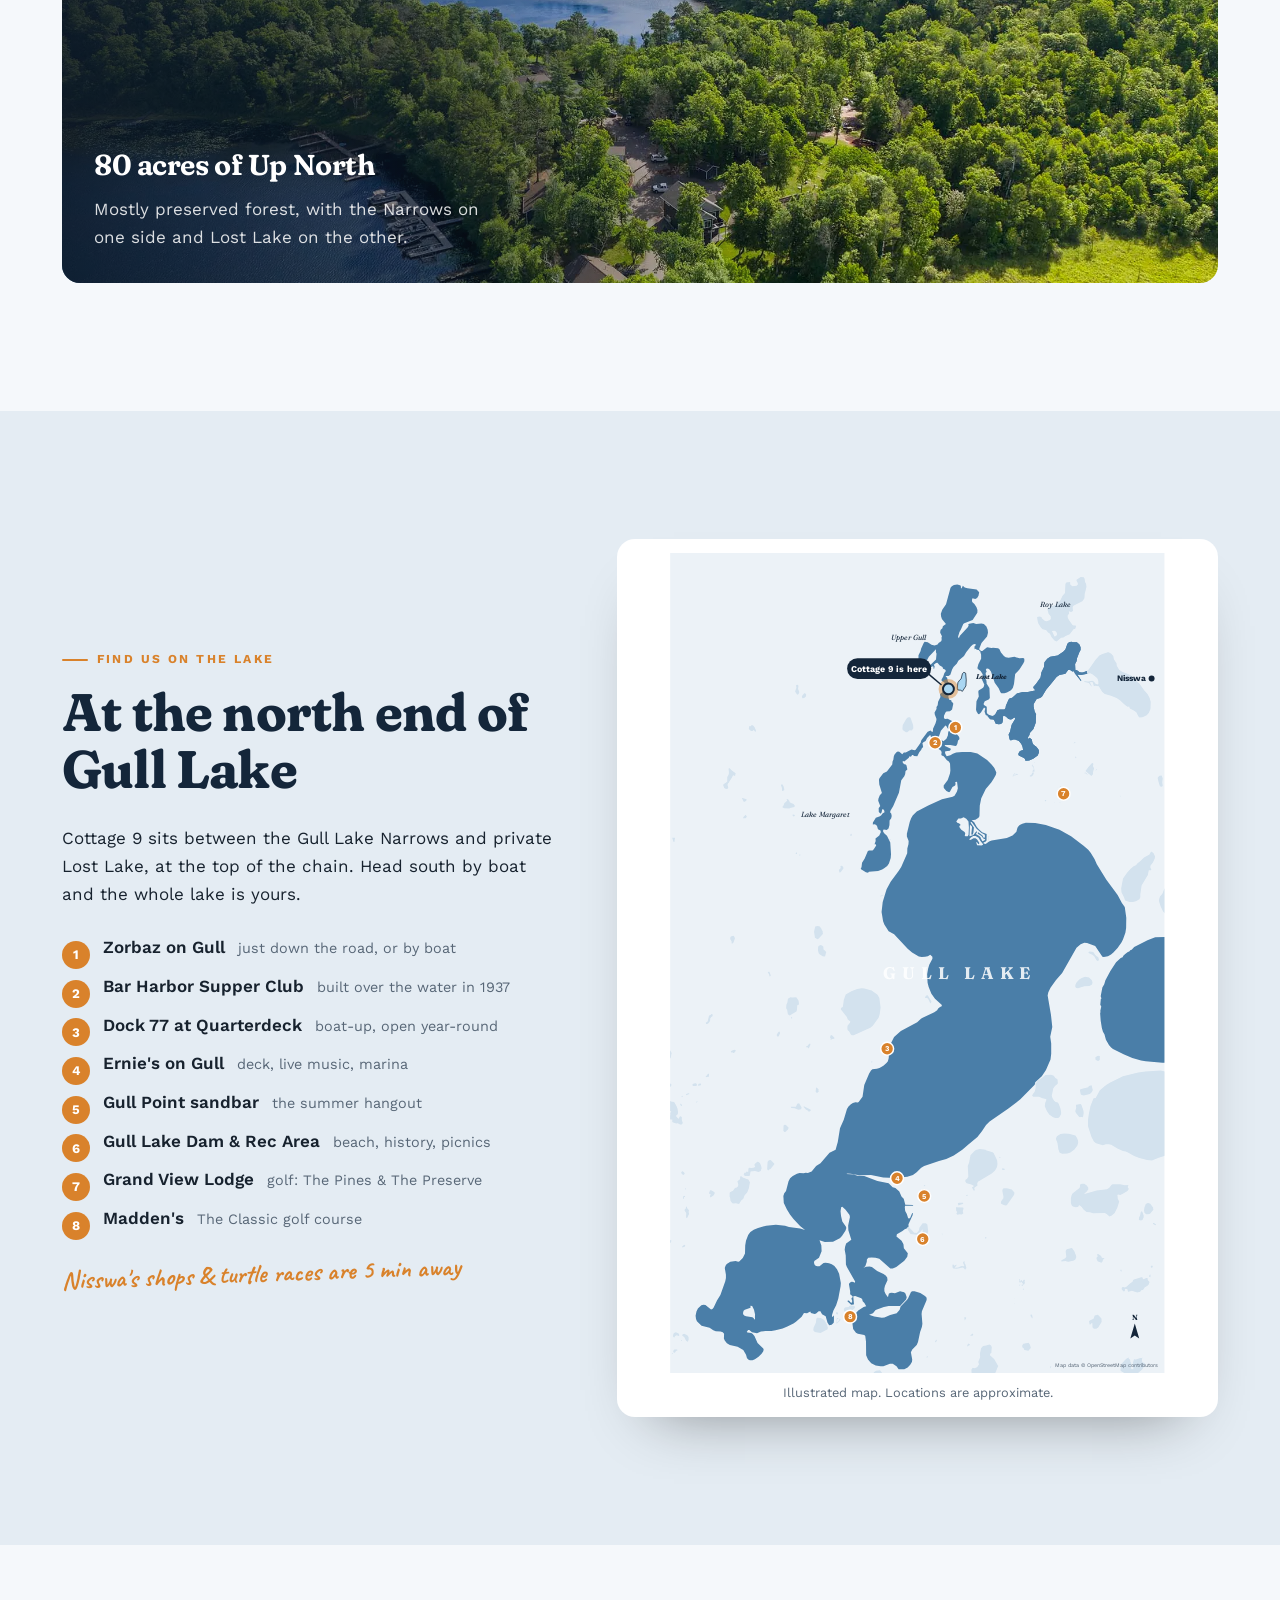
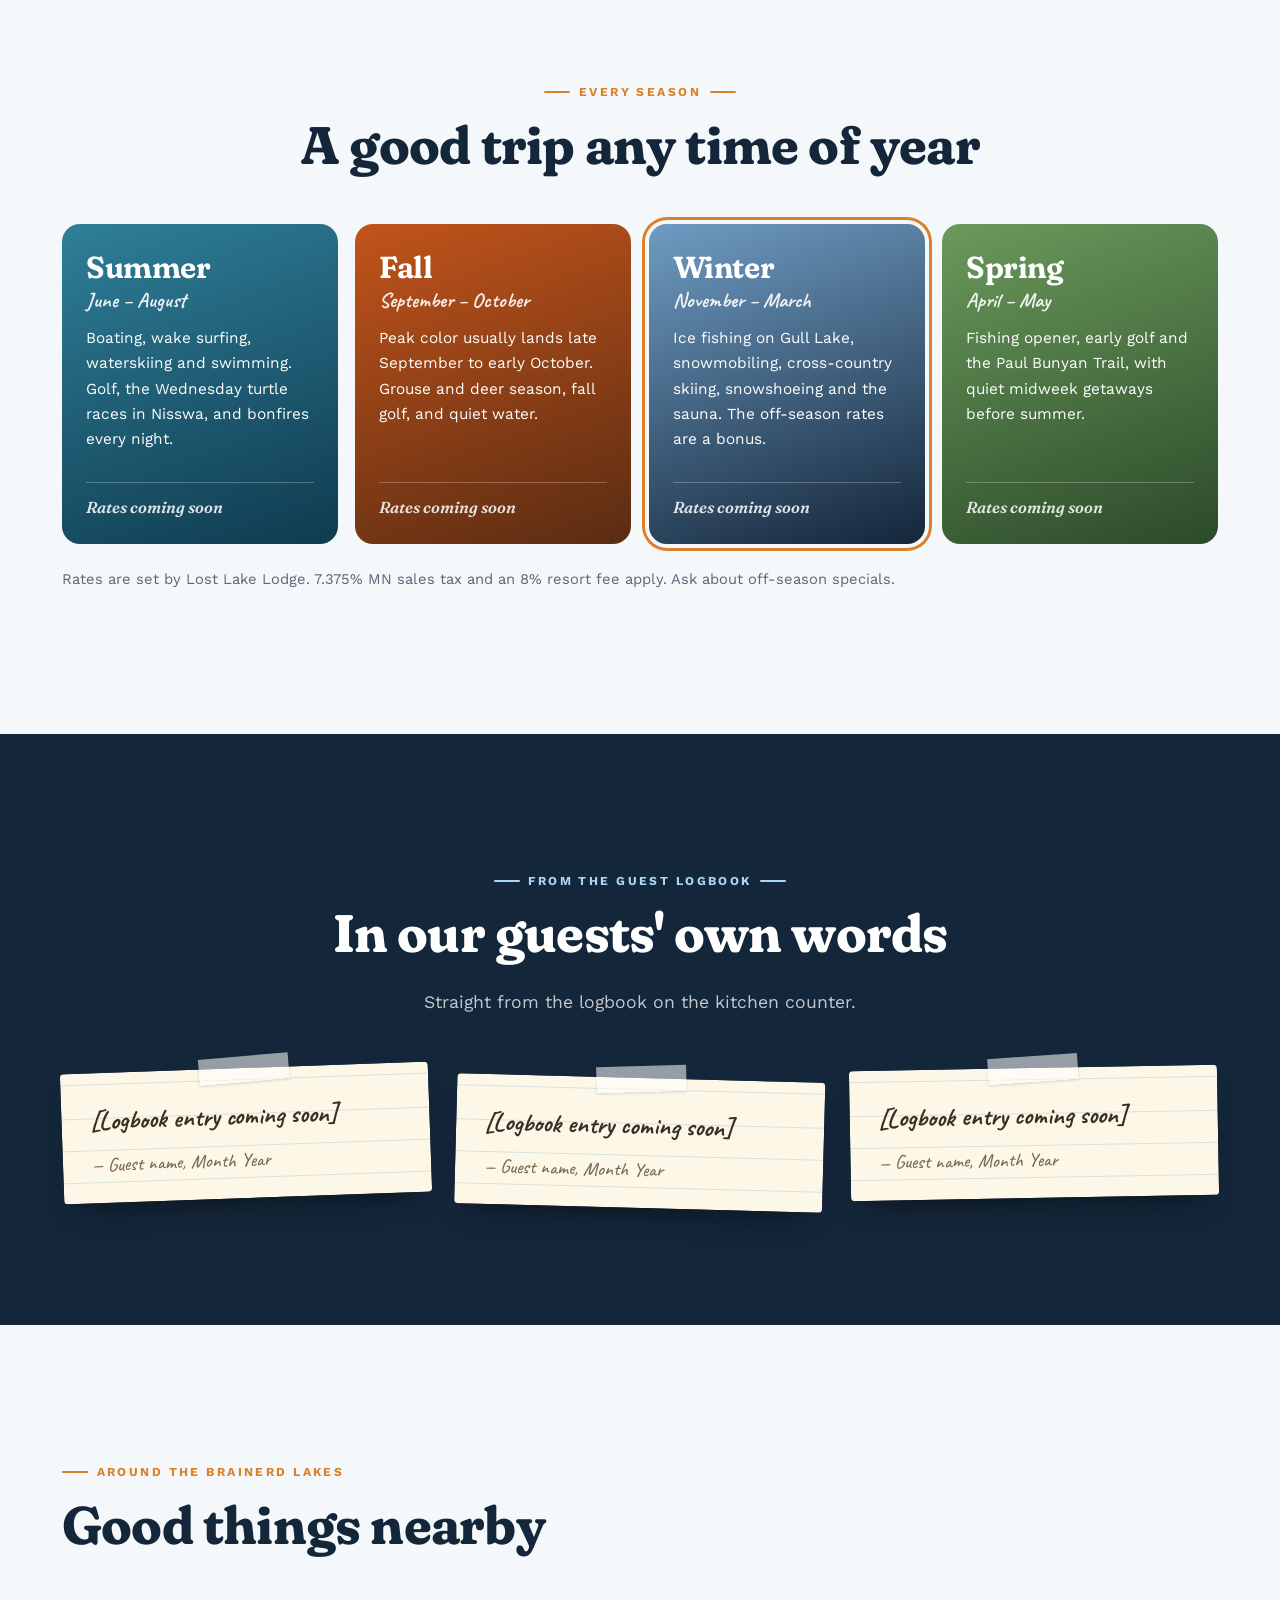
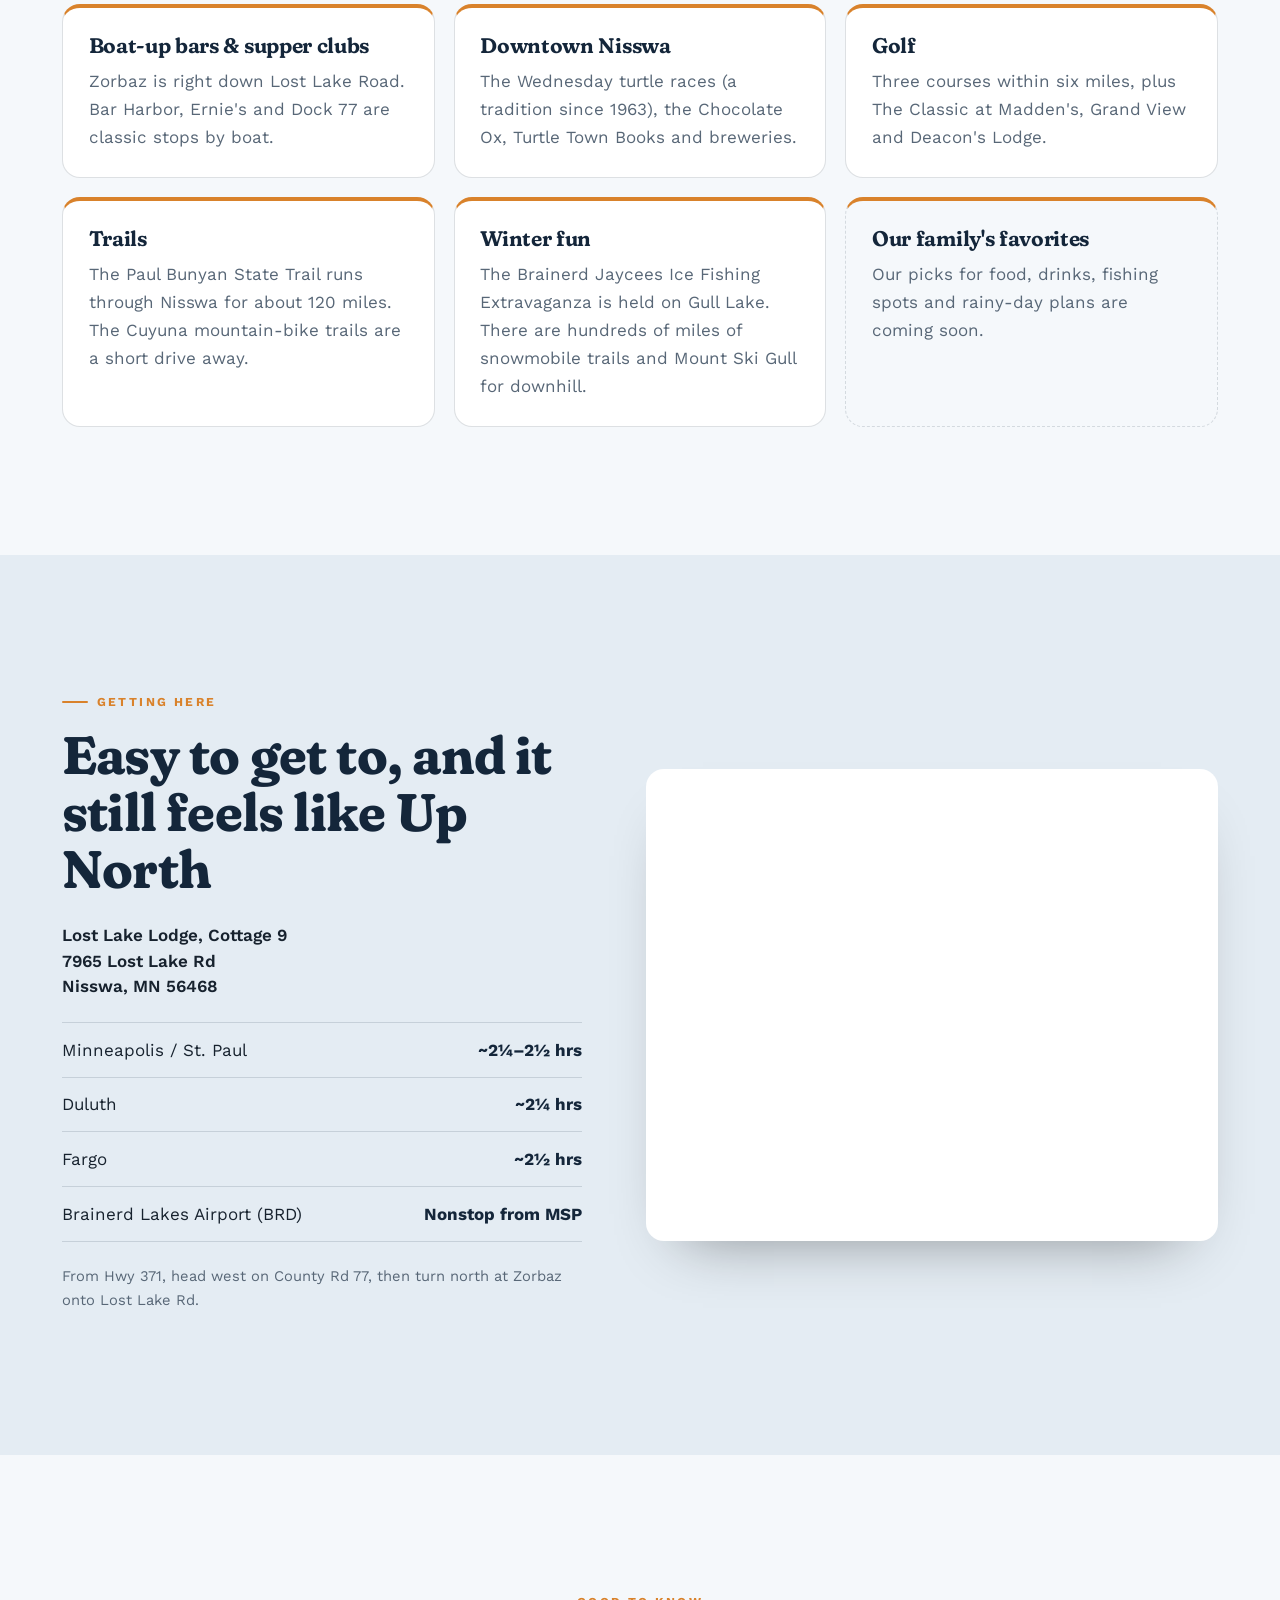
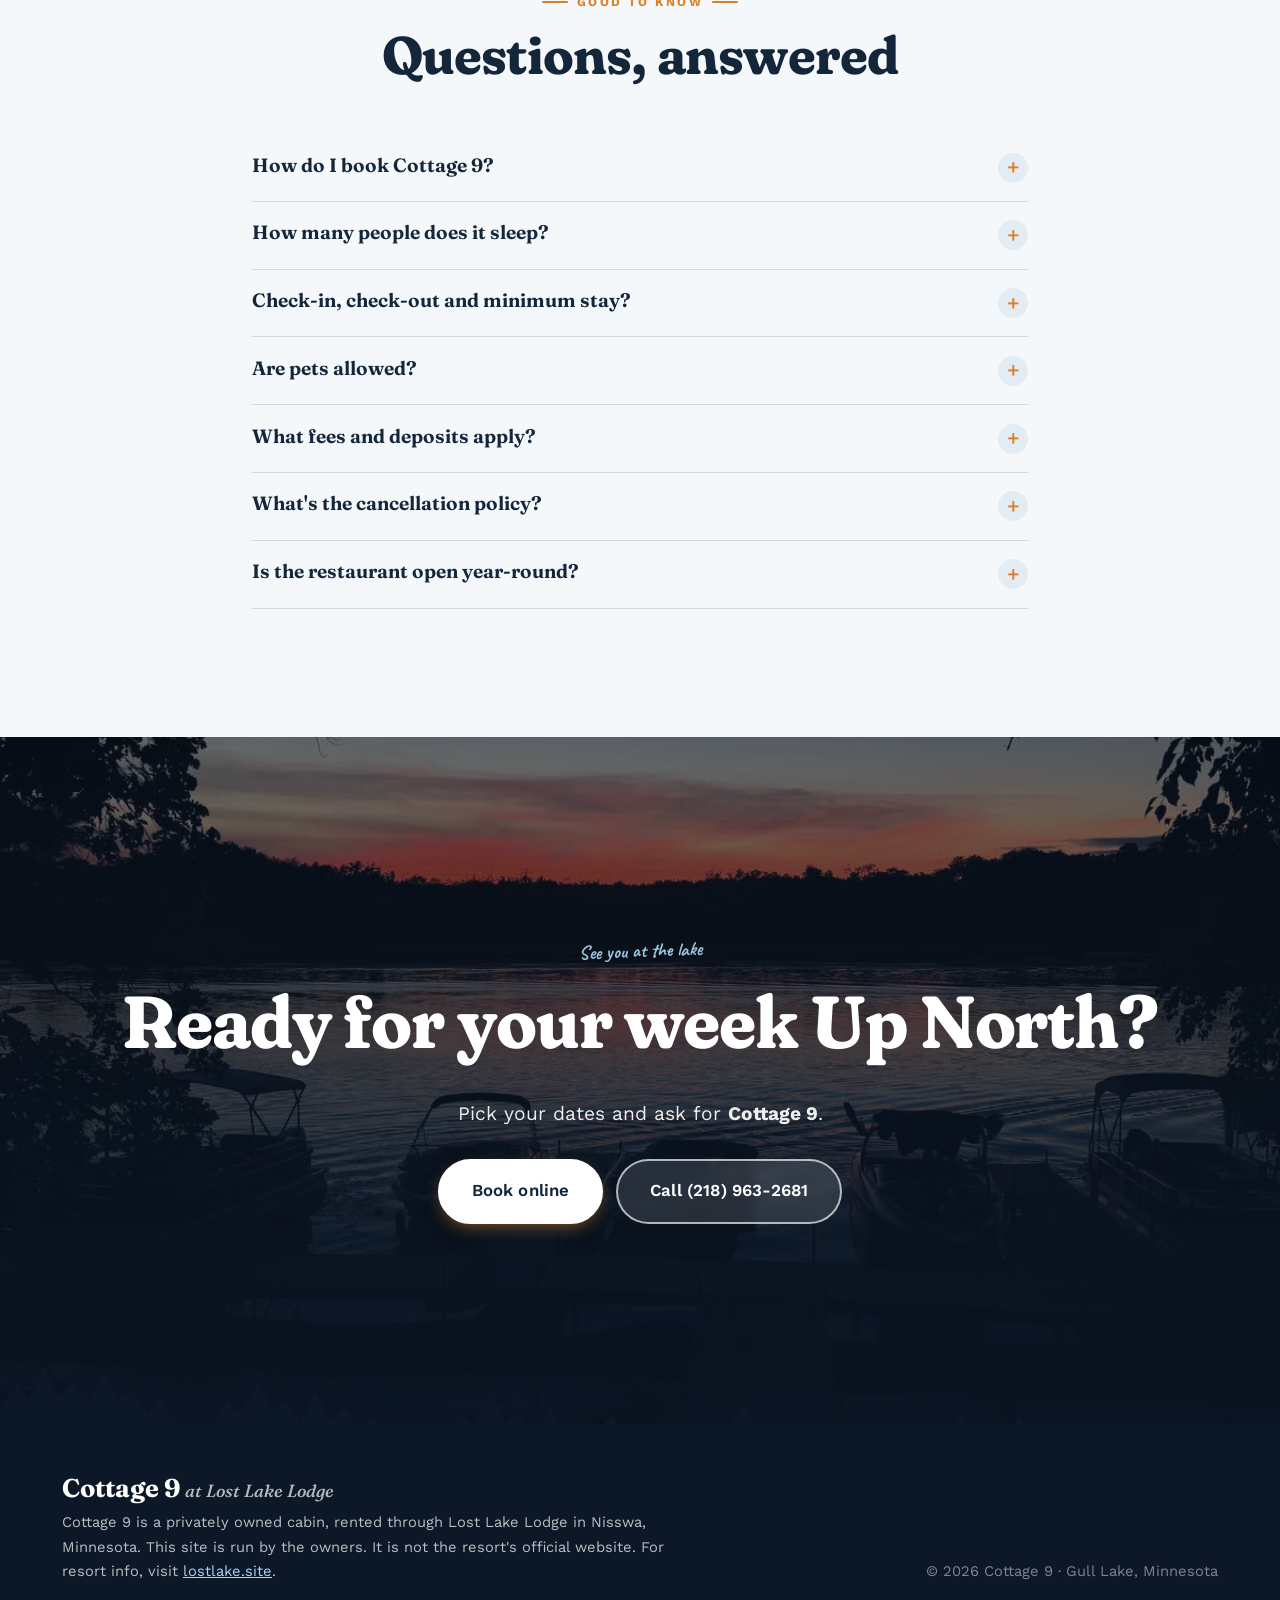
<file: versions/v2-static/index.html>
<!doctype html>
<html lang="en" data-season="summer">
<head>
  <meta charset="utf-8">
  <meta name="viewport" content="width=device-width, initial-scale=1, viewport-fit=cover">
  <title>Cottage 9 at Lost Lake Lodge | Gull Lake Cabin Rental, Nisswa MN · Sleeps 10</title>
  <meta name="description" content="Cottage 9 is a 4-bedroom, 3-bath lake house at Lost Lake Lodge on Gull Lake in Nisswa, Minnesota. It sleeps 10 and has a game room with billiards and a wet bar, a screened porch, and two lakes out the door. Rent the whole house or split it 3BR + 1BR.">
  <link rel="canonical" href="https://lukehouge.github.io/lost-lake-cabin-9/">
  <meta property="og:type" content="website">
  <meta property="og:title" content="Cottage 9 · Up North on Gull Lake">
  <meta property="og:description" content="A 4-bedroom lake house on Gull Lake in Nisswa, MN with a screened porch, a game room, and sunsets off the dock.">
  <meta property="og:url" content="https://lukehouge.github.io/lost-lake-cabin-9/">
  <meta property="og:image" content="https://lukehouge.github.io/lost-lake-cabin-9/images/hero-summer.webp">
  <meta name="twitter:card" content="summary_large_image">
  <meta name="theme-color" content="#0f3b4f">

  <!-- Pick the season theme before first paint: ?season=summer|fall|winter overrides, then saved preview, then today's date -->
  <script>
    (function () {
      var valid = ['summer', 'fall', 'winter'];
      var q = new URLSearchParams(location.search).get('season');
      var saved = null;
      try { saved = localStorage.getItem('c9-season'); } catch (e) {}
      var m = new Date().getMonth();
      var auto = (m >= 4 && m <= 7) ? 'summer' : (m >= 8 && m <= 9) ? 'fall' : 'winter';
      var s = valid.indexOf(q) > -1 ? q : valid.indexOf(saved) > -1 ? saved : auto;
      document.documentElement.dataset.season = s;
      document.documentElement.dataset.autoSeason = auto;
    })();
  </script>

  <link rel="icon" href="data:image/svg+xml,%3Csvg xmlns='http://www.w3.org/2000/svg' viewBox='0 0 64 64'%3E%3Crect width='64' height='64' rx='14' fill='%230f3b4f'/%3E%3Cpath d='M32 10 47 33h-8l10 15H15l10-15h-8z' fill='%23f7efe1'/%3E%3C/svg%3E">
  <link rel="preconnect" href="https://fonts.googleapis.com">
  <link rel="preconnect" href="https://fonts.gstatic.com" crossorigin>
  <link href="https://fonts.googleapis.com/css2?family=Caveat:wght@500;700&family=Fraunces:ital,opsz,wght,SOFT@0,9..144,500..800,50..100;1,9..144,500,100&family=Work+Sans:wght@400;500;600;700&display=swap" rel="stylesheet">
  <link rel="stylesheet" href="assets/css/site.css">

  <script type="application/ld+json">
  {
    "@context": "https://schema.org",
    "@type": "VacationRental",
    "name": "Cottage 9 at Lost Lake Lodge",
    "description": "4-bedroom, 3-bath lake house at Lost Lake Lodge on Gull Lake in Nisswa, Minnesota. Sleeps 10.",
    "url": "https://lukehouge.github.io/lost-lake-cabin-9/",
    "image": [
      "https://lukehouge.github.io/lost-lake-cabin-9/images/hero-summer.webp",
      "https://lukehouge.github.io/lost-lake-cabin-9/images/exterior.webp",
      "https://lukehouge.github.io/lost-lake-cabin-9/images/great-room-pro.webp"
    ],
    "address": {"@type": "PostalAddress", "streetAddress": "7965 Lost Lake Rd", "addressLocality": "Nisswa", "addressRegion": "MN", "postalCode": "56468", "addressCountry": "US"},
    "containsPlace": {
      "@type": "Accommodation",
      "occupancy": {"@type": "QuantitativeValue", "maxValue": 10},
      "numberOfBedrooms": 4,
      "numberOfBathroomsTotal": 3,
      "petsAllowed": false,
      "amenityFeature": [
        {"@type": "LocationFeatureSpecification", "name": "Lake view", "value": true},
        {"@type": "LocationFeatureSpecification", "name": "Screened porch", "value": true},
        {"@type": "LocationFeatureSpecification", "name": "Fireplace", "value": true},
        {"@type": "LocationFeatureSpecification", "name": "Gas grill", "value": true},
        {"@type": "LocationFeatureSpecification", "name": "Billiards table", "value": true},
        {"@type": "LocationFeatureSpecification", "name": "Wet bar", "value": true}
      ]
    },
    "checkinTime": "16:00",
    "checkoutTime": "10:00",
    "telephone": "+1-218-963-2681"
  }
  </script>
</head>
<body>

<a class="skip" href="#main">Skip to content</a>

<header class="site-header" id="top">
  <div class="wrap header-inner">
    <a class="brand" href="#top" aria-label="Cottage 9, back to top">
      <span class="brand-badge" aria-hidden="true">9</span>
      <span class="brand-text">Cottage&nbsp;9<small>Gull Lake · Nisswa, MN</small></span>
    </a>
    <button class="nav-toggle" aria-expanded="false" aria-controls="site-nav"><span></span><span class="sr">Menu</span></button>
    <nav id="site-nav" class="site-nav" aria-label="Main">
      <a href="#cabin">The Cabin</a>
      <a href="#lakes">Two Lakes</a>
      <a href="#resort">The Resort</a>
      <a href="#map">Map</a>
      <a href="#seasons">Seasons</a>
      <a href="#faq">FAQ</a>
      <a class="btn btn-sm" href="#book">Book Now</a>
    </nav>
  </div>
</header>

<main id="main">

<!-- ============ HERO ============ -->
<section class="hero">
  <div class="hero-bg" aria-hidden="true"></div>
  <div class="snow" aria-hidden="true"></div>
  <div class="wrap hero-inner">
    <div class="stamp" aria-hidden="true">
      <span>Gull Lake</span><strong>Up North</strong><span>Nisswa · MN</span>
    </div>
    <p class="kicker">
      <span data-only="summer">Summer at the lake</span>
      <span data-only="fall">Fall on Gull Lake</span>
      <span data-only="winter">Winter Up North</span>
    </p>
    <h1>
      <span data-only="summer">Long days on the water,<br><em>bonfire nights.</em></span>
      <span data-only="fall">Gold leaves, quiet water,<br><em>a fire going.</em></span>
      <span data-only="winter">Snowy pines, a warm cabin,<br><em>the whole crew.</em></span>
    </h1>
    <p class="hero-lede">Cottage 9 is a four-bedroom, three-level lake house at Lost Lake Lodge on Minnesota's Gull Lake. Docks and the big lake are on one side, a quiet private lake is on the other, and it sleeps 10.</p>
    <div class="hero-ctas">
      <a class="btn btn-lg" href="#book">Check availability</a>
      <a class="btn btn-lg btn-glass" href="#cabin">Tour the cabin</a>
    </div>
  </div>
  <div class="ticker" aria-label="Things to do">
    <div class="ticker-track" data-only="summer">
      <span>Pontoon cruises</span><span>Wake surfing</span><span>Waterskiing</span><span>Sandbar afternoons</span><span>Tee times</span><span>Walleye at dusk</span><span>Paddle boards</span><span>Boat-up burgers</span><span>Bonfires</span><span>Screened-porch cards</span>
      <span aria-hidden="true">Pontoon cruises</span><span aria-hidden="true">Wake surfing</span><span aria-hidden="true">Waterskiing</span><span aria-hidden="true">Sandbar afternoons</span><span aria-hidden="true">Tee times</span><span aria-hidden="true">Walleye at dusk</span><span aria-hidden="true">Paddle boards</span><span aria-hidden="true">Boat-up burgers</span><span aria-hidden="true">Bonfires</span><span aria-hidden="true">Screened-porch cards</span>
    </div>
    <div class="ticker-track" data-only="fall">
      <span>Color drives</span><span>Grouse woods</span><span>Fall golf</span><span>Trail rides</span><span>Brewery hops</span><span>Bonfires</span><span>Crisp-morning paddles</span><span>Game day downstairs</span>
      <span aria-hidden="true">Color drives</span><span aria-hidden="true">Grouse woods</span><span aria-hidden="true">Fall golf</span><span aria-hidden="true">Trail rides</span><span aria-hidden="true">Brewery hops</span><span aria-hidden="true">Bonfires</span><span aria-hidden="true">Crisp-morning paddles</span><span aria-hidden="true">Game day downstairs</span>
    </div>
    <div class="ticker-track" data-only="winter">
      <span>Ice fishing</span><span>Snowmobiling</span><span>Cross-country skiing</span><span>Snowshoeing</span><span>Sauna &amp; swim spa</span><span>Pool tournaments</span><span>Fireside movies</span><span>Fat biking</span>
      <span aria-hidden="true">Ice fishing</span><span aria-hidden="true">Snowmobiling</span><span aria-hidden="true">Cross-country skiing</span><span aria-hidden="true">Snowshoeing</span><span aria-hidden="true">Sauna &amp; swim spa</span><span aria-hidden="true">Pool tournaments</span><span aria-hidden="true">Fireside movies</span><span aria-hidden="true">Fat biking</span>
    </div>
  </div>
</section>

<!-- ============ WELCOME ============ -->
<section class="section welcome">
  <div class="wrap welcome-grid">
    <div class="welcome-copy">
      <p class="eyebrow">Welcome to Cottage 9</p>
      <h2>The cabin everyone talks about the whole drive home</h2>
      <p class="big">It's new-build comfort with an old-school resort around it. The stone fireplace is under vaulted ceilings, the screened porch is up in the pines, and the lower level is made for game night. Everyone gets their own corner, and there's still room for the whole family around one table.</p>
      <ul class="facts" aria-label="At a glance">
        <li><strong>10</strong><span>guests</span></li>
        <li><strong>4</strong><span>bedrooms</span></li>
        <li><strong>3</strong><span>baths</span></li>
        <li><strong>2</strong><span>lakes</span></li>
      </ul>
      <p class="hand">Beds for 12, room for the whole crew →</p>
    </div>
    <div class="collage">
      <figure class="c1"><img src="../../images/exterior.webp" alt="Cottage 9 exterior with its screened porch on a sunny afternoon" width="1600" height="1200" loading="lazy"></figure>
      <figure class="c2"><img src="../../images/porch.webp" alt="Screened porch dining table looking out through the pines to the lake" width="1600" height="1200" loading="lazy"></figure>
      <figure class="c3"><img src="../../images/dock-sunset.webp" alt="Sunset over the boat docks from the stairs down to the water" width="1200" height="1600" loading="lazy"></figure>
    </div>
  </div>
</section>

<!-- ============ A DAY HERE ============ -->
<section class="section day">
  <div class="wrap">
    <div class="section-head center">
      <p class="eyebrow">A day at the cabin</p>
      <h2 data-only="summer">How a summer day goes</h2>
      <h2 data-only="fall">How a fall day goes</h2>
      <h2 data-only="winter">How a winter day goes</h2>
    </div>
    <ol class="timeline" data-only="summer">
      <li><time>7:00</time><h3>Coffee on the porch</h3><p>Loons on the water and fog lifting off the Narrows. Nobody else is up yet.</p></li>
      <li><time>10:30</time><h3>Pontoon to the sandbar</h3><p>Load up the cooler and the kids and find a spot at Gull Point.</p></li>
      <li><time>2:00</time><h3>Ski, tube &amp; wake surf</h3><p>Get out on the big lake while the water's still glassy.</p></li>
      <li><time>5:00</time><h3>Happy hour at the lodge</h3><p>Live music on the patio, or boat over to Zorbaz or Bar Harbor.</p></li>
      <li><time>9:30</time><h3>Bonfire on Lost Lake</h3><p>S'mores, stars, and a pool tournament downstairs that goes too late.</p></li>
    </ol>
    <ol class="timeline" data-only="fall">
      <li><time>7:00</time><h3>Frost on the dock</h3><p>Coffee by the fireplace while the birches go gold outside.</p></li>
      <li><time>9:00</time><h3>Into the grouse woods</h3><p>Hunt the public land nearby, or tee off at an uncrowded course.</p></li>
      <li><time>1:00</time><h3>Color drive</h3><p>Downtown Nisswa, the Paul Bunyan Trail, a brewery stop or two.</p></li>
      <li><time>5:30</time><h3>Dinner at the lodge</h3><p>The restaurant's been here since 1946. Or grill on the deck.</p></li>
      <li><time>8:30</time><h3>Fire pit &amp; flannel</h3><p>Then the game on the big screen in the lower-level lounge.</p></li>
    </ol>
    <ol class="timeline" data-only="winter">
      <li><time>7:30</time><h3>Sunrise on the ice</h3><p>Drill a few holes and go after walleye on Gull Lake.</p></li>
      <li><time>11:00</time><h3>Hit the trails</h3><p>Snowmobile hundreds of miles of trails, or ski and snowshoe nearby.</p></li>
      <li><time>3:00</time><h3>Recovery Room</h3><p>Thaw out in the sauna and swim spa right at the resort.</p></li>
      <li><time>6:00</time><h3>Chili night</h3><p>A big pot on the stove and everyone around the farmhouse table.</p></li>
      <li><time>8:00</time><h3>Fireside &amp; billiards</h3><p>A movie upstairs, or a pool tournament and the wet bar downstairs.</p></li>
    </ol>
  </div>
</section>

<!-- ============ THE CABIN ============ -->
<section id="cabin" class="section cabin">
  <div class="wrap">
    <div class="section-head">
      <p class="eyebrow">The cabin</p>
      <h2>Three levels with room to spread out</h2>
      <p>4 bedrooms · 3 bathrooms · sleeps 10 · a loft with views of the water · not pet friendly</p>
    </div>

    <div class="levels">
      <article class="level">
        <button class="level-img" data-lightbox="../../images/great-room.webp" aria-label="View larger: great room"><img src="../../images/great-room-pro.webp" alt="Great room with leather sofas, a stone fireplace and a wall-mounted TV" width="1600" height="1067" loading="lazy"></button>
        <div class="level-body">
          <span class="tag">Main level</span>
          <h3>Great room, kitchen &amp; king suite</h3>
          <ul>
            <li>Vaulted great room with a stone fireplace and a 65" smart TV</li>
            <li>Kitchen with quartz counters, stainless appliances and an island with seating</li>
            <li>Farmhouse dining table with seats for the whole crew</li>
            <li>King primary suite with a walk-in shower</li>
            <li>Screened porch and deck with a gas grill</li>
          </ul>
        </div>
      </article>
      <article class="level">
        <button class="level-img" data-lightbox="../../images/loft.webp" aria-label="View larger: loft"><img src="../../images/loft.webp" alt="Bright loft with a navy sectional and windows facing the water" width="1600" height="1067" loading="lazy"></button>
        <div class="level-body">
          <span class="tag">Upper level</span>
          <h3>Two queen rooms &amp; the loft</h3>
          <ul>
            <li>Two bedrooms, each with two queen beds and a smart TV</li>
            <li>Loft with a queen sleeper sofa and panoramic water views</li>
            <li>Full bathroom with a tub and shower</li>
          </ul>
        </div>
      </article>
      <article class="level">
        <button class="level-img" data-lightbox="../../images/pool-table.webp" aria-label="View larger: game room"><img src="../../images/pool-table.webp" alt="Billiards table racked and ready in the lower-level game room" width="1600" height="1200" loading="lazy"></button>
        <div class="level-body">
          <span class="tag">Lower level</span>
          <h3>Game room, lounge &amp; king suite</h3>
          <ul>
            <li>Lounge with a sectional, a 65" TV and a soundbar for movie and game nights</li>
            <li>Billiards table</li>
            <li>Walk-up wet bar with a fridge and microwave</li>
            <li>King bedroom and a third full bathroom</li>
            <li>Can be rented on its own as a private 1-bedroom suite</li>
          </ul>
        </div>
      </article>
    </div>

    <div class="gallery" id="gallery">
      <button class="g g-big" data-lightbox="../../images/kitchen.webp"><img src="../../images/kitchen.webp" alt="Kitchen with white cabinets, quartz island and pendant lights" loading="lazy" width="1600" height="1067"></button>
      <button class="g" data-lightbox="../../images/dining.webp"><img src="../../images/dining.webp" alt="Farmhouse dining table by the sliding doors to the porch" loading="lazy" width="1600" height="1067"></button>
      <button class="g" data-lightbox="../../images/deck-sunset.webp"><img src="../../images/deck-sunset.webp" alt="Orange sunset over the lake seen from the deck" loading="lazy" width="1600" height="1200"></button>
      <button class="g g-tall" data-lightbox="../../images/great-room.webp"><img src="../../images/great-room.webp" alt="Looking down from the loft into the great room and fireplace" loading="lazy" width="1200" height="1600"></button>
      <button class="g" data-lightbox="../../images/bed-king.webp"><img src="../../images/bed-king.webp" alt="King bedroom with a navy accent wall" loading="lazy" width="1600" height="1067"></button>
      <button class="g" data-lightbox="../../images/bed-queens.webp"><img src="../../images/bed-queens.webp" alt="Bedroom with two queen beds and a Lakeside sign" loading="lazy" width="1600" height="1067"></button>
      <button class="g g-big" data-lightbox="../../images/lower-lounge.webp"><img src="../../images/lower-lounge.webp" alt="Lower-level lounge with a large sectional sofa" loading="lazy" width="1600" height="1067"></button>
      <button class="g" data-lightbox="../../images/wet-bar.webp"><img src="../../images/wet-bar.webp" alt="Wet bar with fridge and microwave" loading="lazy" width="1600" height="1067"></button>
      <button class="g" data-lightbox="../../images/bed-queens-2.webp"><img src="../../images/bed-queens-2.webp" alt="Second queen bedroom with paddle decor" loading="lazy" width="1600" height="1067"></button>
      <button class="g" data-lightbox="../../images/bath.webp"><img src="../../images/bath.webp" alt="Double-sink bathroom vanity with round mirrors" loading="lazy" width="1600" height="1067"></button>
      <button class="g" data-lightbox="../../images/bed-lower-king.webp"><img src="../../images/bed-lower-king.webp" alt="Lower-level king bedroom" loading="lazy" width="1600" height="1067"></button>
      <button class="g g-tall" data-lightbox="../../images/dock-dusk.webp"><img src="../../images/dock-dusk.webp" alt="Boats tied up at the docks under a red dusk sky" loading="lazy" width="1200" height="1600"></button>
      <button class="g" data-lightbox="../../images/exterior-pro.webp"><img src="../../images/exterior-pro.webp" alt="Cottage 9 from the side, three stories with gray siding" loading="lazy" width="1600" height="1067"></button>
      <button class="g" data-lightbox="../../images/lower-tv.webp"><img src="../../images/lower-tv.webp" alt="Lower-level lounge with sectional and wall-mounted TV" loading="lazy" width="1600" height="1200"></button>
      <button class="g" data-lightbox="../../images/dock-stairs.webp"><img src="../../images/dock-stairs.webp" alt="Wooden stairs leading down through the trees toward the cottages" loading="lazy" width="1200" height="1600"></button>
      <button class="g" data-lightbox="../../images/fall-path.webp"><img src="../../images/fall-path.webp" alt="Birch-lined path to the cottage in fall color" loading="lazy" width="1600" height="1200"></button>
    </div>
  </div>
</section>

<!-- ============ WAYS TO STAY ============ -->
<section id="stay" class="section stay">
  <div class="wrap">
    <div class="section-head center">
      <p class="eyebrow">Ways to stay</p>
      <h2>Book all of it, or just the part you need</h2>
      <p>Cottage 9 can be rented as one big house, or as two separate spaces.</p>
    </div>
    <div class="stay-cards">
      <article class="stay-card featured">
        <span class="ribbon">Best for groups</span>
        <img src="../../images/great-room-pro.webp" alt="" loading="lazy" width="1600" height="1067">
        <div class="stay-body">
          <h3>The Whole House</h3>
          <p class="meta">4 BR · 3 BA · sleeps 10 · all three levels</p>
          <p>For reunions, multi-family weeks, milestone birthdays, golf trips and fishing groups.</p>
          <p class="price">Rates coming soon</p>
        </div>
      </article>
      <article class="stay-card">
        <img src="../../images/kitchen.webp" alt="" loading="lazy" width="1600" height="1067">
        <div class="stay-body">
          <h3>The Main House</h3>
          <p class="meta">3 BR · main + upper levels</p>
          <p>The kitchen, great room, screened porch, king suite, both queen rooms and the loft.</p>
          <p class="price">Rates coming soon</p>
        </div>
      </article>
      <article class="stay-card">
        <img src="../../images/lower-lounge.webp" alt="" loading="lazy" width="1600" height="1067">
        <div class="stay-body">
          <h3>The Lower Suite</h3>
          <p class="meta">1 BR · lower level</p>
          <p>A king bedroom, its own bathroom, a lounge with a big TV, a wet bar and the pool table. A good fit for couples or a small fishing trip.</p>
          <p class="price">Rates coming soon</p>
        </div>
      </article>
    </div>
  </div>
</section>

<!-- ============ TWO LAKES ============ -->
<section id="lakes" class="section lakes">
  <div class="wrap">
    <div class="section-head center">
      <p class="eyebrow">Two lakes, one front door</p>
      <h2>Big-lake adventure, or a quiet little lake of your own</h2>
    </div>
    <div class="lake-pair">
      <article class="lake-card">
        <img src="../../images/resort-docks.webp" alt="Resort boat docks on Gull Lake framed by trees" loading="lazy" width="1620" height="1080">
        <div class="lake-body">
          <h3>Gull Lake</h3>
          <p class="meta">About 10,000 acres · part of the Gull Lake chain</p>
          <ul>
            <li>Resort boat docks, a short walk down the stairs</li>
            <li>Rent pontoons, fishing boats, or a ski boat for tubing, waterskiing and wakeboarding</li>
            <li>Boat to Zorbaz, Bar Harbor, Ernie's and Dock 77</li>
            <li>The Gull Point sandbar, and walleye, bass and pike</li>
            <li>Ice fishing and snowmobile trails in winter</li>
          </ul>
        </div>
      </article>
      <article class="lake-card">
        <img src="../../images/lost-lake-beach.webp" alt="Private Lost Lake with sand beach, swim raft and lounge chairs reflected in calm water" loading="lazy" width="2000" height="1500">
        <div class="lake-body">
          <h3>Lost Lake</h3>
          <p class="meta">Private, spring-fed, and separate from the main lake</p>
          <ul>
            <li>A soft sand beach with a slide and a big floating raft</li>
            <li>Lounge chairs and fire pits for bonfires every night</li>
            <li>Playground, volleyball and lawn games</li>
            <li>Free kayaks, canoes and paddle boards</li>
            <li>Wooded walking trails all the way around</li>
          </ul>
        </div>
      </article>
    </div>
  </div>
</section>

<!-- ============ RESORT ============ -->
<section id="resort" class="section resort">
  <div class="wrap">
    <div class="section-head">
      <p class="eyebrow">Lost Lake Lodge</p>
      <h2>All the resort perks, a short walk from the door</h2>
      <p>Cottage 9 sits within Lost Lake Lodge, a small, quiet resort that has welcomed families to Gull Lake since 1946. It covers 80 acres of woods and water, about five minutes from downtown Nisswa.</p>
    </div>
    <div class="perks">
      <article class="perk perk-photo">
        <img src="../../images/restaurant-food.webp" alt="Plated salmon dinner with a glass of red wine by the lake" loading="lazy" width="605" height="465">
        <div>
          <h3>Restaurant &amp; bar</h3>
          <p>Lake-view dinners with wine pairings, happy hour, live music nights and Sunday brunch.</p>
        </div>
      </article>
      <article class="perk perk-new">
        <span class="new">New</span>
        <h3>The Recovery Room</h3>
        <p>A private, reservable space with a swim spa, a sauna and a workout area. It's great after a day on the lake or the trails.</p>
      </article>
      <article class="perk">
        <h3>Boats &amp; docks</h3>
        <p>Rent pontoons, fishing boats or the ski boat by the half or full day. Kayaks, canoes and paddle boards are free.</p>
      </article>
      <article class="perk">
        <h3>Beach &amp; bonfires</h3>
        <p>The Lost Lake beach has a raft, a slide, lounge chairs, fire pits and a playground.</p>
      </article>
      <article class="perk">
        <h3>Trails &amp; games</h3>
        <p>Walking trails through 80 acres, plus volleyball, basketball, ping pong and shuffleboard.</p>
      </article>
      <article class="perk perk-photo perk-wide">
        <img src="../../images/resort-aerial.webp" alt="Aerial view of the resort's woods between Lost Lake and Gull Lake" loading="lazy" width="2000" height="1500">
        <div>
          <h3>80 acres of Up North</h3>
          <p>Mostly preserved forest, with the Narrows on one side and Lost Lake on the other.</p>
        </div>
      </article>
    </div>
  </div>
</section>

<!-- ============ MAP ============ -->
<section id="map" class="section map-section">
  <div class="wrap map-grid">
    <div class="map-copy">
      <p class="eyebrow">Find us on the lake</p>
      <h2>At the north end of Gull Lake</h2>
      <p>Cottage 9 sits between the Gull Lake Narrows and private Lost Lake, at the top of the chain. Head south by boat and the whole lake is yours.</p>
      <ol class="map-legend">
        <li><b>1</b>Zorbaz on Gull <small>just down the road, or by boat</small></li>
        <li><b>2</b>Bar Harbor Supper Club <small>built over the water in 1937</small></li>
        <li><b>3</b>Dock 77 at Quarterdeck <small>boat-up, open year-round</small></li>
        <li><b>4</b>Ernie's on Gull <small>deck, live music, marina</small></li>
        <li><b>5</b>Gull Point sandbar <small>the summer hangout</small></li>
        <li><b>6</b>Gull Lake Dam &amp; Rec Area <small>beach, history, picnics</small></li>
        <li><b>7</b>Grand View Lodge <small>golf: The Pines &amp; The Preserve</small></li>
        <li><b>8</b>Madden's <small>The Classic golf course</small></li>
      </ol>
      <p class="hand">Nisswa's shops &amp; turtle races are 5 min away</p>
    </div>
    <figure class="map-frame">
      <!-- MAP:START (generated by tools/build_map.py) -->
<svg class="lake-map" viewBox="0 0 1000 1659" style="overflow:hidden" role="img" aria-labelledby="map-title map-desc" xmlns="http://www.w3.org/2000/svg">
<title id="map-title">Map of Gull Lake showing Cottage 9</title>
<desc id="map-desc">Illustrated map of the Gull Lake chain near Nisswa, Minnesota. Cottage 9 sits at the north end between private Lost Lake and the Gull Lake Narrows. Numbered markers show boat-up restaurants, the sandbar, the dam and golf.</desc>
<defs><clipPath id="map-clip"><rect width="1000" height="1659"/></clipPath></defs>
<rect class="map-land" width="1000" height="1659"/>
<g clip-path="url(#map-clip)">
<g class="map-other"><path d="M1055.3 1133.4L1058.4 1113.5L1061.5 1105.2L1066.8 1096.9L1071.3 1090.6L1073.7 1089.1L1081.2 1080.7L1095.3 1067.5L1108.2 1058.0L1118.2 1052.0L1120.6 1051.4L1133.6 1041.9L1148.4 1033.1L1185.5 1013.5L1219.3 992.0L1219.7 990.3L1241.3 980.7L1244.8 976.6L1249.4 973.6L1259.9 970.4L1274.0 964.5L1279.6 956.9L1283.4 954.6L1296.3 952.2L1308.8 943.9L1319.1 942.1L1323.2 944.5L1329.8 935.6L1335.2 931.3L1341.5 928.3L1349.5 926.3L1359.7 925.5L1378.0 918.6L1394.4 915.4L1394.1 913.1L1396.8 911.7L1422.6 910.2L1452.1 913.9L1456.4 915.6L1468.4 916.5L1485.7 920.0L1496.0 923.2L1503.0 922.9L1507.9 924.0L1516.2 930.7L1521.1 937.6L1530.5 942.2L1533.1 943.0L1539.5 939.9L1544.0 940.1L1549.8 943.3L1562.2 955.7L1567.1 956.9L1571.2 964.6L1577.5 967.4L1579.2 965.1L1578.4 961.4L1561.6 934.9L1555.3 922.1L1549.9 895.5L1548.9 886.1L1551.3 873.1L1554.5 864.2L1560.8 853.6L1585.0 835.4L1596.2 829.7L1606.5 825.9L1663.3 822.4L1669.5 820.4L1691.2 807.8L1707.9 796.6L1713.9 793.9L1724.7 794.5L1734.0 791.6L1741.7 790.7L1749.9 793.1L1757.3 797.1L1769.6 810.1L1774.6 818.1L1784.9 842.6L1785.7 852.7L1784.9 863.0L1779.1 887.0L1774.2 898.2L1758.5 922.6L1751.8 926.9L1734.8 930.7L1725.0 931.0L1705.6 926.6L1700.3 922.5L1683.4 917.7L1677.3 918.2L1671.6 919.8L1664.3 926.9L1655.8 944.2L1650.2 945.4L1651.2 948.7L1646.6 950.0L1640.5 954.6L1637.3 959.9L1631.6 979.9L1625.5 990.5L1619.2 996.2L1605.7 1003.1L1598.2 1004.9L1594.4 1004.8L1589.5 1002.2L1580.7 994.3L1572.3 990.2L1566.5 984.7L1562.8 983.2L1556.7 983.8L1554.1 981.2L1550.7 991.1L1546.9 994.2L1538.7 995.1L1538.4 1003.8L1537.2 1008.4L1535.4 1010.9L1533.1 1009.5L1531.5 1009.8L1534.0 1018.3L1532.5 1021.2L1532.5 1025.8L1534.0 1030.4L1532.1 1039.9L1529.4 1042.6L1529.9 1044.9L1527.6 1046.0L1525.3 1048.8L1523.4 1054.0L1524.0 1058.1L1526.0 1061.2L1524.8 1065.3L1519.1 1071.3L1516.2 1076.2L1510.5 1094.5L1505.0 1120.5L1501.8 1130.5L1499.7 1132.8L1498.7 1138.0L1499.0 1156.6L1494.4 1161.8L1491.2 1172.0L1491.4 1178.6L1484.3 1188.8L1481.4 1190.6L1481.3 1192.4L1486.3 1195.5L1486.8 1198.6L1485.6 1205.2L1487.2 1209.6L1486.0 1214.7L1480.2 1221.4L1479.4 1230.2L1469.8 1240.9L1465.8 1243.2L1466.6 1245.8L1465.6 1247.8L1459.7 1251.3L1458.9 1254.5L1460.4 1258.4L1455.8 1263.1L1450.0 1274.8L1444.8 1282.0L1442.0 1284.0L1438.5 1283.7L1439.0 1287.2L1427.2 1302.4L1415.4 1311.9L1412.8 1312.5L1411.5 1316.5L1405.7 1323.6L1400.5 1327.6L1396.2 1328.3L1393.1 1333.5L1385.2 1338.7L1361.9 1357.0L1335.8 1371.0L1318.2 1382.2L1306.7 1387.8L1290.8 1392.0L1265.6 1395.4L1241.9 1390.8L1234.3 1387.1L1231.7 1384.9L1230.7 1382.3L1217.8 1375.1L1215.5 1371.9L1207.7 1370.5L1200.5 1365.0L1195.6 1362.5L1186.4 1355.2L1186.4 1344.9L1182.5 1339.5L1170.9 1327.4L1168.9 1322.9L1158.3 1315.0L1150.5 1306.5L1136.1 1295.6L1128.6 1287.5L1123.1 1280.3L1119.2 1267.9L1107.3 1255.9L1101.9 1244.0L1085.2 1219.4L1066.1 1180.5L1060.7 1176.5L1055.9 1167.4L1055.0 1162.4L1056.6 1154.3L1037.1 1184.8L1030.5 1197.2L1021.5 1206.1L1013.8 1212.4L1008.9 1213.9L1001.5 1219.3L988.4 1223.3L974.7 1229.2L964.6 1228.3L949.3 1224.0L938.8 1220.0L926.1 1213.0L921.5 1211.0L915.9 1210.1L904.8 1205.0L892.3 1197.2L887.2 1196.1L881.5 1196.4L875.4 1198.3L861.6 1194.3L857.2 1190.7L852.4 1181.5L845.4 1159.8L845.4 1146.6L846.9 1135.4L850.3 1119.1L856.5 1103.2L860.8 1102.4L869.3 1087.1L882.0 1076.2L889.5 1071.6L916.0 1058.7L946.8 1050.8L961.2 1048.9L992.3 1047.1L1005.2 1050.0L1016.6 1057.2L1030.8 1074.5L1036.0 1084.2L1038.3 1095.1L1042.8 1104.1L1047.5 1111.0L1050.3 1118.4L1053.2 1121.3L1055.3 1133.4Z"/><path d="M1356.4 1568.4L1352.0 1573.2L1348.6 1571.7L1343.9 1574.7L1342.6 1581.5L1338.6 1586.1L1338.3 1588.2L1331.7 1593.4L1329.3 1599.0L1326.0 1600.4L1323.2 1605.2L1319.9 1607.5L1317.5 1613.3L1317.8 1616.4L1321.7 1625.7L1318.8 1631.2L1315.7 1631.1L1314.0 1632.0L1311.9 1635.5L1306.7 1638.8L1307.3 1640.0L1302.7 1642.0L1299.7 1641.6L1295.7 1637.3L1277.8 1629.3L1274.7 1630.5L1265.9 1631.5L1250.5 1619.8L1246.8 1615.9L1244.6 1608.5L1246.8 1601.0L1251.2 1595.7L1261.7 1586.7L1264.2 1587.0L1266.7 1585.5L1271.6 1584.7L1282.9 1587.1L1292.0 1584.8L1295.5 1581.5L1299.1 1579.9L1317.2 1554.0L1323.1 1550.3L1331.8 1549.3L1337.0 1546.0L1340.8 1548.1L1344.0 1547.8L1346.2 1546.0L1348.6 1546.7L1350.9 1545.8L1356.0 1547.0L1361.1 1546.4L1364.2 1547.2L1366.1 1556.1L1356.4 1568.4Z"/><path d="M1224.7 1650.9L1227.7 1651.2L1231.1 1653.0L1233.9 1657.1L1233.3 1660.3L1227.4 1669.8L1224.7 1671.6L1221.2 1671.4L1214.1 1668.6L1212.6 1662.5L1213.4 1660.6L1217.1 1658.9L1222.1 1651.8L1224.7 1650.9Z"/><path d="M1028.2 1299.5L1031.0 1298.4L1035.5 1299.8L1039.6 1297.8L1043.8 1297.9L1045.0 1299.6L1044.5 1304.2L1037.4 1308.6L1033.7 1316.5L1032.2 1316.6L1031.6 1315.9L1034.4 1307.3L1031.7 1307.3L1027.6 1303.7L1028.2 1299.5Z"/><path d="M993.9 1837.4L994.0 1839.0L997.5 1843.9L995.9 1847.3L992.3 1849.6L986.1 1851.4L984.8 1854.6L980.9 1857.4L979.4 1857.3L978.7 1855.9L977.3 1850.9L982.8 1847.6L985.0 1842.6L986.4 1842.9L988.7 1845.7L990.1 1844.5L990.1 1842.7L989.4 1840.0L984.7 1832.9L982.5 1823.1L981.0 1820.3L963.7 1797.2L960.2 1787.7L959.5 1780.8L961.7 1770.1L949.7 1780.2L936.6 1785.6L917.6 1779.2L912.0 1779.3L896.5 1782.0L892.8 1781.6L882.3 1774.9L876.4 1764.7L874.6 1763.0L873.2 1747.9L874.9 1740.1L881.9 1730.5L890.6 1724.1L910.2 1715.3L931.4 1709.5L938.9 1705.4L948.9 1702.1L953.1 1702.4L958.4 1700.8L975.7 1699.0L988.6 1699.7L1025.0 1702.5L1041.4 1707.6L1053.9 1716.5L1061.1 1724.6L1063.3 1730.9L1064.1 1736.8L1064.4 1748.0L1062.2 1756.9L1057.2 1763.0L1056.6 1768.6L1053.7 1769.4L1052.6 1774.5L1048.8 1777.9L1044.8 1783.3L1046.8 1785.9L1044.8 1791.4L1045.5 1794.2L1047.0 1795.0L1043.5 1811.1L1043.7 1817.8L1040.8 1831.7L1042.9 1848.3L1041.2 1855.6L1039.6 1857.7L1034.2 1861.5L1024.7 1864.1L1019.4 1863.7L1016.0 1865.2L1007.3 1864.2L1001.4 1853.8L1000.5 1847.0L1005.6 1836.2L1001.9 1831.9L1000.4 1831.3L998.9 1832.2L999.0 1833.2L996.2 1833.7L993.9 1837.4Z"/><path d="M131.1 779.6L127.9 788.3L126.3 790.2L124.5 789.8L124.0 785.0L122.2 782.5L121.4 780.5L122.0 776.3L127.1 774.4L129.1 774.7L131.1 779.6Z"/><path d="M-30.3 1354.4L-27.3 1355.4L-26.2 1359.2L-24.5 1361.1L-25.1 1364.9L-26.9 1366.8L-27.5 1362.4L-29.0 1359.4L-31.9 1356.9L-30.3 1354.4Z"/><path d="M681.0 1319.5L678.2 1319.9L673.6 1318.7L669.1 1316.0L669.4 1312.0L674.0 1305.5L674.3 1302.4L672.0 1290.2L672.7 1287.4L674.7 1285.3L681.3 1285.0L691.1 1287.6L696.4 1293.9L696.2 1297.5L694.9 1299.7L681.0 1319.5Z"/><path d="M1073.2 384.9L1073.6 390.2L1076.4 393.1L1072.8 393.7L1061.4 401.5L1060.7 401.0L1066.4 395.0L1070.3 393.0L1070.0 389.3L1068.5 386.9L1060.4 380.9L1060.2 379.8L1064.3 380.3L1068.2 383.2L1073.2 384.9Z"/><path d="M143.6 1260.1L144.6 1261.9L148.1 1264.0L158.1 1267.3L161.4 1272.9L159.2 1285.2L156.1 1293.5L150.3 1299.9L148.1 1306.5L143.7 1310.1L139.4 1317.0L132.8 1315.4L128.8 1315.9L125.5 1315.4L122.1 1310.6L121.2 1303.8L120.2 1302.4L120.3 1294.6L121.0 1293.4L127.1 1290.3L131.0 1284.6L134.5 1283.9L137.0 1281.9L137.9 1278.2L136.0 1271.2L140.7 1267.5L141.7 1264.9L141.4 1262.3L143.6 1260.1Z"/><path d="M870.7 1559.6L865.9 1567.0L862.1 1569.5L858.1 1569.5L855.7 1568.3L854.5 1566.5L854.2 1558.1L852.9 1557.7L850.3 1561.0L848.6 1561.1L847.7 1555.2L847.4 1554.3L849.0 1552.6L856.5 1549.4L858.9 1542.8L865.4 1541.2L872.6 1548.8L872.9 1555.9L870.7 1559.6Z"/><path d="M340.0 1550.0L337.9 1549.9L336.9 1556.2L338.0 1556.2L342.1 1552.5L342.6 1551.2L341.3 1550.0L342.2 1549.1L345.1 1551.3L342.7 1553.9L337.5 1558.9L336.2 1559.0L337.0 1548.9L337.8 1547.8L339.5 1547.9L340.6 1549.0L340.0 1550.0Z"/><path d="M128.5 1689.1L127.9 1696.2L126.5 1697.1L126.3 1694.8L125.6 1692.1L126.7 1687.7L128.5 1689.1Z"/><path d="M260.9 1113.2L266.0 1122.0L264.9 1125.3L259.3 1126.4L251.8 1123.5L246.5 1122.8L245.0 1122.7L244.1 1120.2L254.4 1120.2L257.2 1114.3L260.9 1113.2Z"/><path d="M-0.4 1726.8L1.5 1719.4L3.3 1717.4L5.3 1717.0L10.4 1722.2L12.8 1723.4L13.4 1726.3L12.3 1728.0L8.8 1731.6L5.3 1740.1L2.7 1740.9L1.3 1738.4L-0.4 1726.8Z"/><path d="M872.3 1436.0L864.7 1432.8L862.4 1427.4L862.8 1425.3L864.9 1423.4L863.9 1419.0L864.5 1418.4L865.9 1418.2L869.1 1420.1L871.9 1422.5L873.3 1425.6L879.0 1426.9L875.7 1430.1L874.6 1433.7L872.3 1436.0Z"/><path d="M769.1 1647.3L769.2 1645.4L770.8 1644.9L770.4 1648.5L769.5 1650.0L769.1 1647.3Z"/><path d="M80.6 1763.0L75.4 1758.3L71.9 1757.6L72.5 1754.5L75.6 1752.9L78.1 1753.0L81.0 1756.2L80.4 1760.1L82.1 1761.4L85.6 1760.5L90.9 1763.0L90.6 1767.4L87.4 1768.1L82.9 1767.0L81.1 1765.7L80.6 1763.0Z"/><path d="M-37.3 1249.6L-36.6 1246.2L-33.9 1246.4L-33.1 1247.3L-34.0 1250.2L-35.3 1250.8L-37.3 1249.6Z"/><path d="M-20.2 1763.7L-17.1 1764.6L-15.0 1771.2L-15.8 1776.3L-18.7 1777.0L-21.7 1776.9L-26.3 1774.4L-23.8 1771.6L-23.1 1764.5L-20.2 1763.7Z"/><path d="M638.1 1387.1L637.3 1386.9L637.2 1384.4L638.8 1384.0L639.9 1385.0L639.2 1386.8L638.1 1387.1Z"/><path d="M936.2 706.1L929.3 706.3L920.4 703.0L918.4 696.8L913.2 686.9L912.4 678.6L916.2 658.5L924.7 646.5L931.6 639.0L937.6 633.8L942.3 631.6L946.1 627.0L949.7 624.7L958.7 616.1L969.8 610.0L971.2 606.9L973.2 604.1L977.8 606.9L981.0 613.8L980.4 617.9L976.7 626.4L971.6 632.5L971.5 636.5L973.7 640.7L972.5 641.6L968.3 641.6L966.4 651.4L953.8 672.6L951.2 690.5L951.2 696.6L949.4 700.6L942.3 704.4L936.2 706.1Z"/><path d="M22.0 1253.8L23.7 1251.1L25.4 1250.6L29.3 1254.5L29.2 1256.5L26.5 1258.3L24.8 1257.5L22.0 1253.8Z"/><path d="M407.9 1028.5L409.0 1028.7L409.0 1030.2L407.2 1030.7L406.3 1029.8L407.9 1028.5Z"/><path d="M1248.0 1447.0L1253.0 1444.8L1255.8 1451.3L1254.5 1456.7L1252.1 1457.1L1247.4 1454.2L1246.6 1450.8L1248.0 1447.0Z"/><path d="M309.9 796.6L310.3 802.2L313.5 804.5L315.7 807.4L313.5 815.8L311.7 816.6L308.5 815.9L302.9 812.3L300.6 809.7L299.0 804.3L299.4 796.8L301.0 794.5L304.4 792.9L308.0 794.4L309.9 796.6Z"/><path d="M667.0 1221.6L668.2 1222.5L667.7 1224.1L665.7 1223.8L667.0 1221.6Z"/><path d="M969.2 1465.0L969.7 1460.8L971.9 1459.9L971.6 1465.4L969.2 1465.0Z"/><path d="M844.0 244.2L843.0 241.6L843.1 238.5L847.2 235.2L861.0 215.3L868.4 207.5L874.6 204.3L885.4 201.0L887.2 201.0L892.5 203.9L896.5 208.2L897.7 214.9L903.0 223.3L903.6 227.9L908.3 236.4L914.3 240.3L927.3 245.1L934.0 249.1L940.8 257.2L949.3 264.2L958.9 277.7L965.7 285.4L970.1 293.5L972.3 301.7L971.7 315.4L968.6 323.2L964.2 328.1L955.6 332.2L949.6 332.6L947.4 330.7L943.1 322.0L937.9 318.8L930.0 314.4L928.6 310.7L925.3 311.0L920.3 307.7L910.5 298.2L903.2 293.4L891.8 288.7L879.2 285.1L873.9 280.6L867.1 269.8L860.0 268.6L857.3 269.4L854.9 261.6L850.7 261.2L849.4 262.0L852.6 268.4L852.4 270.5L847.2 263.1L838.6 261.0L837.5 258.9L845.4 260.0L853.9 258.7L857.7 260.7L860.6 264.7L864.9 265.9L866.4 265.2L866.2 259.4L864.7 254.5L862.5 251.7L854.9 245.7L849.8 243.2L844.0 244.2Z"/><path d="M758.4 502.3L758.0 499.6L760.7 499.5L760.4 502.1L758.4 502.3Z"/><path d="M-3.9 1581.3L-2.6 1579.8L-1.3 1580.7L-2.6 1582.4L-3.9 1581.3Z"/><path d="M323.3 977.4L326.8 975.4L332.0 980.3L332.2 982.9L328.0 983.4L326.4 984.4L324.3 984.7L324.9 981.4L323.5 981.1L324.1 977.9L323.3 977.4Z"/><path d="M520.8 1625.0L521.5 1626.1L520.9 1627.1L519.3 1627.9L518.9 1627.2L519.2 1625.5L520.8 1625.0Z"/><path d="M-26.7 1623.8L-24.7 1622.3L-23.7 1622.8L-24.8 1624.5L-26.7 1623.8Z"/><path d="M1229.1 1575.5L1223.5 1580.0L1222.6 1582.1L1222.2 1587.2L1224.0 1590.6L1224.7 1595.4L1224.5 1597.6L1223.5 1598.3L1220.9 1598.7L1218.5 1597.4L1209.1 1598.6L1202.2 1601.2L1190.7 1609.1L1178.5 1610.2L1179.7 1606.9L1178.8 1605.6L1175.6 1605.6L1174.1 1597.9L1174.9 1594.8L1175.3 1591.1L1174.0 1589.2L1177.7 1581.7L1178.7 1568.0L1182.1 1563.9L1194.8 1555.2L1206.8 1554.2L1209.0 1555.2L1218.7 1554.0L1220.9 1558.3L1226.0 1561.8L1228.2 1562.3L1232.3 1567.9L1232.2 1570.8L1229.1 1575.5Z"/><path d="M54.1 1111.9L52.2 1111.4L53.5 1109.5L54.6 1109.0L55.4 1109.6L54.1 1111.9Z"/><path d="M585.8 1314.4L592.2 1314.8L593.2 1315.8L592.0 1317.2L586.8 1318.8L583.4 1320.0L582.1 1316.4L582.5 1315.3L585.8 1314.4Z"/><path d="M-22.2 1415.9L-23.0 1410.6L-25.5 1408.3L-26.0 1406.5L-24.6 1399.4L-23.0 1398.5L-20.9 1399.0L-16.1 1406.1L-17.9 1410.9L-17.6 1415.4L-21.1 1416.8L-22.2 1415.9Z"/><path d="M282.0 1130.1L280.3 1130.2L279.1 1128.5L274.5 1126.1L270.0 1120.7L270.4 1119.2L283.7 1125.9L284.9 1127.5L282.0 1130.1Z"/><path d="M218.3 1737.4L218.0 1740.1L213.5 1738.9L212.8 1737.4L214.0 1736.1L218.3 1737.4Z"/><path d="M1096.5 1785.5L1103.6 1778.1L1105.9 1778.7L1106.4 1780.7L1102.4 1790.8L1099.1 1793.1L1095.2 1792.7L1093.4 1790.7L1093.6 1789.5L1096.5 1785.5Z"/><path d="M-14.8 1587.8L-13.4 1584.6L-10.2 1583.4L-8.0 1583.6L-6.4 1586.1L-6.8 1588.1L-10.4 1587.3L-13.0 1588.5L-14.8 1587.8Z"/><path d="M227.4 481.3L226.3 480.8L226.2 475.6L224.1 470.0L225.6 467.7L226.7 467.9L229.4 471.8L230.9 478.2L230.6 480.0L227.4 481.3Z"/><path d="M536.6 1596.7L535.8 1596.6L536.2 1594.4L539.5 1591.2L539.5 1594.4L536.6 1596.7Z"/><path d="M-29.8 1243.3L-28.2 1242.4L-26.7 1243.4L-26.6 1244.4L-28.1 1244.9L-29.8 1243.3Z"/><path d="M350.6 1793.5L353.7 1792.8L351.5 1796.0L349.5 1798.3L348.5 1798.0L348.7 1795.5L350.6 1793.5Z"/><path d="M-26.5 1225.7L-24.9 1228.3L-25.3 1231.1L-26.3 1233.6L-28.6 1233.8L-31.0 1231.6L-30.7 1228.6L-28.4 1225.4L-26.5 1225.7Z"/><path d="M1056.9 378.6L1049.4 375.7L1041.1 377.6L1040.5 375.2L1041.7 373.4L1046.5 372.0L1052.2 372.9L1057.3 375.8L1057.7 377.3L1056.9 378.6Z"/><path d="M21.7 1592.2L23.7 1592.9L23.7 1594.1L22.3 1594.5L21.7 1592.2Z"/><path d="M970.9 1336.6L967.4 1337.8L962.8 1337.7L959.5 1334.5L958.7 1330.3L959.4 1324.6L962.2 1317.1L963.9 1316.1L966.9 1315.1L971.5 1316.7L976.9 1324.1L977.4 1327.7L976.7 1329.9L970.9 1336.6Z"/><path d="M-23.0 1254.9L-22.1 1253.8L-19.1 1254.5L-19.2 1257.1L-20.5 1258.1L-22.9 1257.8L-23.0 1254.9Z"/><path d="M-30.5 1630.1L-31.0 1629.1L-30.2 1628.2L-29.6 1629.4L-30.5 1630.1Z"/><path d="M21.1 1113.7L24.0 1117.0L23.5 1119.3L20.3 1116.7L21.1 1113.7Z"/><path d="M598.3 1299.7L601.7 1298.2L602.4 1299.9L599.1 1300.9L598.3 1299.7Z"/><path d="M956.1 1627.6L954.6 1630.3L954.7 1635.8L955.4 1637.2L960.5 1639.4L959.8 1644.5L954.4 1652.4L947.5 1657.8L945.3 1663.2L940.1 1665.4L933.0 1665.4L927.9 1664.3L911.7 1654.9L911.0 1653.1L912.9 1640.7L920.2 1632.6L923.6 1629.7L928.0 1627.5L927.5 1629.8L931.1 1632.9L930.6 1634.6L932.7 1639.4L932.5 1649.3L933.8 1651.2L935.5 1651.2L937.9 1649.4L935.7 1645.4L935.2 1642.0L936.4 1640.6L936.5 1637.2L938.8 1630.4L939.6 1631.7L942.1 1631.5L951.3 1628.4L953.9 1628.9L956.1 1627.6Z"/><path d="M295.1 1081.2L297.7 1082.4L299.7 1084.8L300.3 1089.0L299.0 1091.2L297.1 1092.4L295.2 1091.0L294.5 1088.9L295.1 1081.2Z"/><path d="M730.4 1545.3L728.9 1543.9L729.4 1540.7L731.4 1540.8L732.8 1543.4L733.3 1548.0L731.9 1548.2L730.4 1545.3Z"/><path d="M778.4 1691.5L778.4 1685.3L781.0 1680.3L781.7 1681.8L782.7 1687.1L780.5 1688.7L779.7 1691.1L778.4 1691.5Z"/><path d="M1082.3 746.0L1080.3 755.5L1074.9 766.5L1067.6 773.7L1065.7 774.3L1050.7 775.8L1039.2 778.4L1036.3 777.9L1033.6 775.4L1031.0 769.9L1031.0 765.7L1032.9 761.1L1035.2 758.9L1048.3 754.2L1050.4 751.5L1053.7 739.1L1055.9 737.1L1066.1 737.0L1072.1 742.0L1079.2 742.8L1081.6 743.9L1082.3 746.0Z"/><path d="M304.2 1577.9L292.7 1576.3L289.5 1572.4L290.3 1566.7L294.8 1557.5L295.7 1549.2L297.6 1547.4L304.8 1547.8L311.7 1552.0L317.1 1560.9L319.0 1566.8L318.5 1570.4L304.2 1577.9Z"/><path d="M365.7 568.2L367.1 568.4L367.4 569.5L367.0 571.8L366.1 572.4L364.6 572.0L364.2 570.6L365.7 568.2Z"/><path d="M6.8 1617.3L6.2 1614.7L8.0 1611.7L14.0 1611.7L15.3 1612.9L11.7 1614.6L9.6 1617.9L6.8 1617.3Z"/><path d="M342.4 646.2L341.3 641.5L345.1 637.2L344.4 633.5L347.6 632.8L350.2 635.3L350.5 638.3L344.9 646.0L342.4 646.2Z"/><path d="M994.4 450.4L996.5 455.5L995.6 463.8L996.5 470.7L995.6 472.6L992.8 472.8L990.7 471.3L989.2 466.9L986.4 456.5L986.5 454.1L989.8 450.6L994.4 450.4Z"/><path d="M552.4 1722.0L553.2 1728.6L552.6 1730.8L541.5 1741.8L538.6 1741.7L536.6 1737.2L537.0 1734.3L539.6 1729.2L545.1 1718.5L549.3 1720.2L552.4 1719.9L552.4 1722.0Z"/><path d="M23.8 1100.9L22.8 1099.0L24.9 1098.3L25.3 1100.3L23.8 1100.9Z"/><path d="M160.2 350.2L163.0 350.6L165.1 347.8L167.8 348.9L170.8 352.6L173.4 358.4L173.6 360.7L172.0 361.7L169.2 358.2L166.5 360.3L163.7 360.3L159.0 355.9L160.2 350.2Z"/><path d="M56.7 1077.8L56.4 1076.3L57.5 1074.0L61.9 1073.1L62.8 1074.3L62.0 1076.6L56.7 1077.8Z"/><path d="M-35.6 1763.0L-33.9 1758.8L-32.8 1758.4L-30.0 1763.0L-29.5 1769.6L-30.3 1771.2L-32.2 1770.7L-34.9 1767.9L-35.6 1763.0Z"/><path d="M-25.5 1531.2L-24.3 1532.3L-23.1 1537.1L-25.4 1539.0L-28.1 1538.9L-29.2 1536.8L-29.0 1534.5L-27.1 1533.6L-26.7 1531.7L-25.5 1531.2Z"/><path d="M1173.9 1744.5L1171.4 1743.2L1172.1 1741.8L1174.1 1742.0L1181.3 1745.6L1181.7 1747.6L1179.2 1748.4L1173.9 1744.5Z"/><path d="M569.7 1805.2L580.2 1793.9L581.7 1793.8L583.4 1790.5L586.2 1790.1L587.7 1785.9L595.4 1783.2L597.1 1783.7L598.2 1785.6L599.2 1788.7L598.7 1791.3L591.3 1809.8L588.1 1813.4L583.4 1814.7L575.1 1822.2L574.1 1824.1L570.3 1825.6L570.0 1828.0L567.9 1829.5L567.0 1833.9L565.7 1835.0L562.8 1829.2L559.6 1826.0L560.3 1823.0L563.1 1821.3L564.2 1819.3L563.3 1814.2L567.0 1810.8L565.9 1808.3L566.4 1806.9L569.7 1805.2Z"/><path d="M-0.1 1615.1L-2.3 1617.5L-2.9 1616.9L-2.9 1615.0L-0.1 1615.1Z"/><path d="M976.8 1355.6L978.8 1355.6L982.5 1358.3L983.0 1359.3L981.7 1359.9L978.9 1358.8L976.8 1357.0L976.8 1355.6Z"/><path d="M829.9 879.2L825.3 880.6L821.7 879.9L819.7 878.1L819.8 873.4L822.1 869.0L827.7 862.9L832.6 859.6L839.7 857.5L844.8 858.2L847.4 858.9L852.8 863.9L854.6 868.5L853.6 872.9L848.4 875.8L838.1 876.3L829.9 879.2Z"/><path d="M9.9 1584.0L8.5 1587.3L7.1 1586.7L5.7 1584.8L6.0 1582.2L7.5 1578.2L11.8 1576.8L17.8 1579.4L18.5 1583.1L17.3 1584.1L13.6 1582.8L9.9 1584.0Z"/><path d="M1055.5 1114.0L1057.5 1114.6L1057.3 1115.8L1054.2 1118.2L1053.0 1118.2L1052.5 1116.7L1055.5 1114.0Z"/><path d="M644.3 578.7L644.5 581.6L643.5 581.6L643.2 579.9L643.7 572.9L644.7 571.8L645.9 573.2L644.8 574.2L644.3 578.7Z"/><path d="M606.5 1601.1L606.4 1602.6L600.4 1605.5L601.6 1601.6L603.4 1599.3L606.5 1601.1Z"/><path d="M144.6 495.3L154.7 498.1L154.2 500.7L152.4 502.3L149.2 504.0L144.6 495.3Z"/><path d="M1128.3 1690.9L1131.8 1691.4L1133.0 1693.9L1131.6 1698.6L1127.9 1702.0L1126.8 1701.5L1126.9 1695.4L1125.0 1691.5L1125.3 1690.8L1128.3 1690.9Z"/><path d="M-10.7 1294.4L-7.9 1294.4L-6.6 1296.2L-6.6 1298.5L-7.1 1299.3L-10.3 1298.2L-10.7 1294.4Z"/><path d="M-24.8 1306.0L-23.9 1308.5L-25.7 1311.6L-26.9 1310.7L-24.8 1306.0Z"/><path d="M928.0 1286.5L925.2 1290.8L915.0 1296.8L910.7 1298.9L906.3 1297.8L904.9 1299.0L905.6 1306.7L908.5 1312.0L904.7 1324.8L899.2 1335.1L893.6 1340.5L888.8 1342.3L883.7 1337.6L879.4 1335.3L855.7 1336.0L849.0 1333.8L842.5 1333.2L836.1 1328.4L832.6 1323.0L828.3 1319.5L826.7 1319.9L825.8 1322.5L823.7 1323.4L820.8 1323.8L814.7 1322.1L812.2 1319.5L810.7 1314.6L810.7 1305.8L811.9 1300.1L813.9 1295.6L827.5 1285.1L828.9 1283.0L829.4 1277.7L832.8 1276.2L837.8 1276.3L842.8 1279.5L845.8 1283.7L845.9 1288.0L842.0 1292.8L838.4 1295.1L838.2 1297.1L862.9 1289.9L883.7 1287.0L888.4 1284.2L893.2 1277.9L895.3 1276.9L910.4 1276.9L919.8 1279.3L927.9 1278.8L926.3 1280.0L925.9 1283.0L928.0 1286.5Z"/><path d="M-14.4 1255.8L-9.9 1255.7L-8.1 1257.2L-10.5 1260.9L-13.0 1262.8L-15.0 1262.8L-15.8 1257.9L-14.4 1255.8Z"/><path d="M30.8 1284.9L32.1 1286.7L31.2 1288.3L30.0 1286.2L30.8 1284.9Z"/><path d="M760.8 1699.5L756.7 1698.2L755.8 1695.5L760.3 1692.1L763.8 1691.3L764.7 1691.9L763.3 1695.2L764.0 1698.1L760.8 1699.5Z"/><path d="M453.1 1799.9L451.5 1798.7L452.2 1797.0L453.2 1796.8L454.1 1798.6L453.1 1799.9Z"/><path d="M51.1 1078.4L46.3 1078.3L45.0 1076.9L45.5 1074.5L48.4 1073.2L52.0 1072.8L54.1 1074.3L53.8 1077.8L51.1 1078.4Z"/><path d="M1088.3 1254.7L1087.5 1263.4L1083.8 1275.3L1078.3 1281.4L1075.3 1281.0L1058.5 1274.9L1056.1 1272.6L1054.5 1267.4L1051.0 1254.9L1050.1 1245.3L1050.6 1243.3L1054.0 1239.6L1059.0 1235.9L1064.5 1235.5L1068.0 1236.2L1081.5 1240.9L1085.6 1245.5L1087.4 1249.5L1088.3 1254.7Z"/><path d="M234.6 921.1L235.1 913.9L237.1 909.2L238.3 901.9L243.2 898.6L247.0 899.5L255.1 898.6L259.6 905.6L260.6 911.4L259.8 914.3L257.7 914.7L257.0 915.8L256.5 924.6L255.4 927.6L242.6 935.4L241.5 935.7L238.2 933.4L236.6 924.3L234.6 921.1Z"/><path d="M936.3 1802.1L935.4 1804.2L935.5 1810.2L934.5 1813.5L933.6 1813.9L932.6 1812.5L933.6 1809.1L932.8 1806.8L929.0 1804.6L925.8 1806.4L925.2 1816.5L924.1 1816.3L921.7 1810.2L922.1 1805.8L919.8 1798.7L921.5 1795.0L928.2 1793.1L929.3 1797.5L931.4 1800.7L933.4 1802.0L936.3 1802.1Z"/><path d="M216.8 978.3L215.4 975.4L217.6 971.2L219.5 968.7L221.9 968.6L222.1 971.6L220.2 976.6L219.1 978.0L216.8 978.3Z"/><path d="M1119.0 1618.5L1119.7 1617.5L1121.2 1617.8L1121.0 1620.5L1119.1 1620.4L1119.0 1618.5Z"/><path d="M254.5 609.1L253.9 607.7L255.2 605.9L256.4 606.0L256.6 609.2L254.5 609.1Z"/><path d="M614.7 1290.8L610.6 1283.7L614.9 1280.8L609.3 1277.7L599.7 1275.3L597.2 1271.6L597.2 1268.4L600.8 1265.8L603.2 1262.2L602.1 1240.0L604.7 1233.5L607.6 1218.4L616.2 1209.4L619.7 1207.2L626.5 1206.0L638.3 1207.4L638.7 1208.2L652.4 1212.2L654.3 1214.0L661.5 1228.4L662.2 1236.8L660.8 1243.0L657.3 1249.3L650.6 1255.2L622.7 1272.2L621.2 1275.4L621.8 1279.9L615.9 1283.7L615.3 1285.2L616.3 1288.8L614.7 1290.8Z"/><path d="M791.3 1433.5L791.7 1431.1L799.3 1426.8L801.5 1423.9L800.1 1413.5L800.7 1410.8L802.4 1408.7L811.9 1406.0L813.5 1406.6L815.0 1409.1L817.5 1412.2L821.4 1422.3L821.5 1425.4L819.5 1430.0L815.2 1432.1L805.9 1434.1L801.9 1433.6L800.6 1432.2L791.3 1433.5Z"/><path d="M-24.6 1752.7L-24.4 1756.5L-25.8 1757.3L-28.2 1756.4L-28.9 1753.3L-27.8 1751.8L-24.6 1752.7Z"/><path d="M78.4 1296.0L80.5 1289.9L82.1 1289.1L84.1 1289.8L89.8 1293.4L89.9 1296.1L87.6 1299.7L81.5 1303.7L80.5 1301.3L82.0 1297.0L78.4 1296.0Z"/><path d="M-19.2 1202.0L-18.3 1202.8L-18.9 1204.6L-17.3 1208.1L-17.8 1208.7L-20.9 1205.4L-20.9 1203.0L-19.2 1202.0Z"/><path d="M33.1 1321.5L34.9 1326.2L38.1 1329.9L37.4 1333.2L38.2 1337.3L34.1 1345.7L32.8 1345.3L32.2 1343.1L32.5 1335.3L29.1 1330.4L29.4 1328.2L31.9 1325.9L31.8 1323.7L33.1 1321.5Z"/><path d="M-27.7 1635.2L-27.0 1638.7L-31.6 1640.7L-32.5 1642.5L-32.2 1648.7L-33.0 1650.9L-35.8 1651.7L-39.2 1650.0L-39.4 1645.9L-36.1 1643.1L-35.4 1639.8L-33.5 1638.0L-33.9 1634.6L-27.7 1635.2Z"/><path d="M1186.5 442.5L1185.6 439.2L1180.7 432.2L1179.9 426.3L1180.4 419.7L1183.0 415.4L1183.7 409.6L1184.4 408.3L1186.8 408.1L1186.5 406.2L1176.6 401.8L1167.1 392.1L1162.8 389.6L1155.7 388.1L1147.0 387.8L1143.0 383.0L1142.3 375.4L1141.1 372.3L1127.1 363.7L1126.9 358.0L1133.9 353.6L1137.2 350.0L1139.7 345.4L1140.6 339.9L1133.2 342.2L1134.2 349.0L1132.1 352.2L1129.5 353.7L1124.0 354.7L1111.4 352.8L1106.8 350.6L1103.8 346.9L1100.1 345.4L1099.4 341.2L1098.2 340.5L1084.8 343.9L1081.9 343.9L1077.8 342.4L1073.9 342.7L1068.9 345.1L1063.6 345.6L1059.0 348.6L1047.6 353.0L1044.3 351.8L1044.0 350.7L1044.8 349.9L1046.6 350.5L1052.8 348.0L1055.7 345.6L1058.9 337.1L1064.2 331.4L1071.4 316.6L1087.0 304.8L1088.9 302.5L1091.0 296.4L1085.2 289.5L1083.9 286.2L1081.5 274.7L1081.3 269.6L1082.7 260.2L1085.1 252.3L1090.8 244.8L1092.7 238.2L1104.3 233.2L1114.7 251.9L1125.4 261.2L1127.5 266.3L1127.6 278.4L1126.3 283.7L1124.5 287.6L1118.1 296.5L1115.6 302.6L1116.5 312.7L1119.8 321.8L1121.0 329.1L1122.2 329.2L1122.7 323.8L1124.4 318.8L1128.3 313.7L1136.5 308.7L1149.6 305.2L1154.7 305.7L1164.1 315.1L1173.7 321.9L1177.2 327.5L1177.9 331.2L1176.4 342.1L1177.0 351.5L1179.7 353.2L1188.0 353.3L1189.6 354.5L1191.2 358.2L1191.9 370.9L1193.5 376.4L1195.7 378.6L1201.7 381.1L1203.6 382.8L1206.2 388.5L1209.9 393.4L1213.7 402.4L1216.3 404.3L1216.4 410.3L1218.9 421.0L1216.1 425.5L1202.5 438.8L1195.7 441.5L1187.6 443.1L1186.5 442.5Z"/><path d="M-10.0 1268.1L-10.5 1265.1L-5.5 1264.6L-3.6 1265.1L-3.9 1268.0L-10.0 1268.1Z"/><path d="M241.5 517.1L230.7 516.6L227.5 515.1L227.7 512.2L229.7 510.1L230.8 506.2L236.7 501.2L235.7 498.2L235.7 497.5L238.4 498.2L240.8 501.0L242.4 505.0L249.7 507.8L252.0 511.0L251.5 513.8L242.4 516.1L241.5 517.1Z"/><path d="M1026.7 1052.4L1027.8 1055.7L1027.1 1057.7L1025.1 1057.4L1023.2 1055.3L1022.6 1050.0L1025.3 1050.0L1026.7 1052.4Z"/><path d="M-8.5 1360.9L-7.7 1364.9L-8.3 1366.2L-11.2 1363.6L-8.5 1360.9Z"/><path d="M578.2 1323.7L592.5 1324.4L593.6 1325.8L592.0 1331.8L593.1 1336.4L589.6 1338.1L584.9 1337.7L581.3 1339.0L579.0 1336.9L580.6 1333.6L580.1 1331.8L578.8 1331.5L578.2 1323.7Z"/><path d="M270.4 1677.3L271.4 1679.5L271.1 1681.6L267.3 1685.8L258.0 1685.2L258.0 1682.2L262.0 1676.5L268.1 1676.1L270.4 1677.3Z"/><path d="M147.4 536.6L148.2 534.1L152.7 529.7L153.8 530.9L155.2 533.5L152.6 536.6L147.4 536.6Z"/><path d="M4.5 1146.0L-1.5 1146.1L-2.3 1149.9L-1.2 1153.1L-3.1 1154.9L-3.3 1156.9L-6.1 1156.8L-9.4 1160.1L-12.8 1161.0L-18.5 1159.9L-20.8 1158.2L-20.4 1149.8L-21.7 1144.5L-18.5 1143.1L-15.6 1139.1L-11.9 1138.5L-7.6 1140.7L-7.3 1142.6L-9.1 1144.0L-7.7 1145.5L-3.5 1145.3L-3.9 1140.3L-1.3 1139.3L0.3 1137.1L-0.1 1132.6L2.5 1130.2L-3.4 1127.3L-8.9 1132.0L-18.5 1133.5L-20.8 1132.7L-20.7 1130.0L-19.5 1128.7L-14.4 1126.7L-11.3 1123.1L-12.0 1121.3L-18.0 1123.9L-24.0 1122.5L-27.0 1122.8L-34.7 1125.8L-39.3 1123.0L-51.5 1121.5L-53.1 1120.3L-53.4 1118.5L-52.4 1114.5L-40.8 1112.6L-38.0 1110.4L-40.7 1109.5L-40.7 1107.7L-37.7 1107.5L-37.3 1106.0L-30.5 1100.3L-27.9 1100.3L-22.0 1104.6L-19.2 1105.3L-17.4 1104.6L-13.0 1097.0L-11.0 1096.3L-7.8 1096.9L-5.8 1098.9L-4.0 1104.9L1.5 1109.9L8.1 1110.7L12.8 1118.9L14.8 1123.9L16.0 1131.7L15.4 1135.4L12.3 1138.1L12.1 1139.7L15.6 1143.5L17.6 1144.4L19.0 1140.7L20.6 1139.4L23.6 1141.0L23.6 1147.3L25.5 1153.3L23.7 1156.2L20.0 1156.3L15.3 1153.8L12.3 1154.4L4.9 1151.7L4.2 1150.5L4.5 1146.0Z"/><path d="M598.6 1548.3L596.1 1552.6L595.0 1547.3L595.4 1546.0L598.0 1546.4L598.9 1547.1L598.6 1548.3Z"/><path d="M259.5 286.0L257.0 286.9L252.7 280.4L255.4 272.7L254.7 268.1L255.3 267.0L257.8 266.7L259.5 268.7L258.7 274.9L260.9 279.5L261.0 282.5L259.5 286.0Z"/><path d="M258.2 1660.8L263.5 1664.1L261.6 1665.4L258.4 1665.2L256.4 1663.9L256.7 1662.0L258.2 1660.8Z"/><path d="M1209.1 710.3L1217.9 709.5L1223.9 703.0L1227.3 702.6L1230.8 706.5L1234.2 708.4L1236.7 712.4L1235.1 717.3L1228.5 717.4L1222.2 721.0L1221.4 726.0L1222.8 730.8L1225.4 731.7L1227.9 731.3L1234.0 725.3L1247.2 722.2L1251.7 723.0L1254.9 725.5L1257.6 730.2L1259.7 740.2L1258.4 748.8L1257.3 750.2L1254.0 751.0L1248.0 759.0L1238.3 766.8L1226.8 772.4L1216.2 779.8L1207.4 784.6L1197.2 787.9L1177.3 792.0L1162.7 790.1L1154.9 783.4L1146.6 770.8L1143.5 763.8L1142.3 757.8L1142.7 752.0L1146.5 742.4L1153.3 731.0L1165.3 724.4L1191.0 718.5L1209.1 710.3Z"/><path d="M414.7 1680.5L410.8 1675.3L409.5 1670.7L409.5 1663.0L412.6 1656.9L416.7 1654.7L424.5 1653.3L428.2 1657.8L429.7 1661.5L434.4 1670.7L434.2 1676.7L429.7 1680.0L422.0 1682.5L419.5 1682.7L414.7 1680.5Z"/><path d="M-12.1 1277.0L-7.3 1274.9L-5.7 1276.9L-3.7 1277.3L-4.9 1279.7L-8.9 1280.4L-12.2 1279.1L-12.1 1277.0Z"/><path d="M515.6 1280.7L513.1 1281.4L513.5 1279.6L515.2 1278.4L516.1 1279.9L515.6 1280.7Z"/><path d="M661.9 1667.1L662.5 1664.5L664.5 1664.3L664.0 1668.0L661.9 1667.1Z"/><path d="M148.3 1256.8L149.6 1256.3L149.7 1253.8L152.6 1253.7L154.7 1251.2L157.8 1252.1L158.5 1244.9L159.4 1243.9L165.0 1244.3L170.2 1243.4L172.0 1241.2L170.5 1238.6L170.6 1236.9L176.3 1231.8L177.8 1231.7L181.7 1234.3L184.3 1240.8L185.0 1244.9L183.2 1250.3L178.6 1252.5L171.7 1250.5L162.6 1251.1L161.4 1258.8L159.9 1260.3L151.2 1260.2L148.3 1256.8Z"/><path d="M245.5 942.5L244.5 939.6L246.5 938.4L246.8 941.4L245.5 942.5Z"/><path d="M1051.9 1599.0L1050.2 1600.2L1046.6 1600.6L1036.9 1600.7L1032.2 1599.8L1028.5 1597.1L1026.6 1592.3L1027.5 1584.4L1030.6 1575.1L1037.3 1569.6L1045.9 1567.9L1054.1 1568.3L1059.3 1569.7L1061.4 1572.2L1062.8 1576.2L1062.7 1583.2L1061.0 1589.8L1059.6 1592.5L1051.9 1599.0Z"/><path d="M1077.0 192.0L1077.9 187.4L1081.2 187.3L1082.0 189.1L1079.0 192.4L1077.0 192.0Z"/><path d="M738.6 1074.2L739.3 1071.7L741.2 1071.5L743.9 1067.0L753.7 1060.9L759.0 1055.9L770.6 1055.8L776.2 1057.7L779.3 1062.1L782.9 1064.0L783.7 1065.4L784.3 1072.5L783.6 1074.4L778.5 1078.3L775.3 1083.0L772.0 1098.1L773.6 1102.9L776.9 1108.1L780.0 1110.7L784.2 1111.6L786.0 1114.1L789.7 1124.0L791.1 1132.3L790.6 1136.0L787.3 1141.5L784.8 1143.0L779.5 1143.1L774.7 1141.4L766.8 1136.1L762.1 1129.1L757.9 1119.5L758.7 1112.8L761.3 1106.1L760.2 1104.6L753.0 1103.2L746.3 1100.3L734.9 1100.0L733.3 1099.3L732.3 1097.2L737.3 1089.9L739.1 1083.9L739.6 1075.9L738.6 1074.2Z"/><path d="M-18.1 1551.0L-18.4 1548.3L-21.7 1546.2L-21.8 1544.4L-20.9 1540.0L-18.7 1538.9L-14.5 1540.5L-15.0 1546.3L-13.7 1548.7L-18.1 1551.0Z"/><path d="M262.9 612.8L261.7 612.4L262.1 608.8L263.2 609.5L262.9 612.8Z"/><path d="M729.5 1607.2L729.6 1608.5L724.7 1614.1L716.6 1612.4L715.1 1609.1L712.6 1607.4L712.1 1604.0L714.4 1599.7L725.2 1597.7L727.9 1601.7L729.5 1607.2Z"/><path d="M-25.6 2022.6L-26.0 2019.0L-31.7 2013.6L-31.8 2011.3L-27.8 2006.6L-25.1 2001.1L-25.3 1995.9L-27.3 1987.8L-26.2 1983.5L-23.0 1980.8L-18.7 1973.8L-13.0 1967.8L-11.6 1963.9L-9.5 1954.9L-14.3 1939.6L-11.6 1935.2L-7.6 1931.5L-8.4 1927.4L-6.8 1926.8L-0.5 1927.9L10.1 1938.8L20.5 1942.1L24.6 1947.0L33.2 1952.1L36.4 1951.9L39.1 1947.9L46.2 1946.7L48.0 1942.6L51.7 1943.1L55.3 1945.8L52.8 1953.6L53.3 1957.0L60.6 1961.6L63.7 1960.6L64.8 1953.7L60.4 1951.9L59.1 1948.7L64.4 1945.7L72.1 1934.2L73.7 1930.3L87.6 1916.7L88.6 1914.0L88.9 1900.5L93.2 1893.6L98.8 1892.6L112.0 1884.0L117.5 1882.4L120.5 1883.5L123.3 1891.5L126.3 1891.8L129.2 1888.9L130.5 1886.6L126.9 1874.8L126.8 1871.3L130.3 1864.8L131.2 1861.2L133.4 1860.5L127.0 1850.2L128.0 1837.9L135.8 1833.6L136.7 1827.6L140.2 1825.3L142.8 1827.2L145.1 1827.6L148.0 1826.4L151.6 1818.5L152.3 1813.8L162.2 1805.6L168.3 1793.7L173.1 1790.0L174.2 1787.6L173.3 1782.4L176.8 1780.7L179.6 1773.6L181.7 1771.4L193.4 1765.7L198.3 1761.8L207.1 1759.5L212.5 1760.4L223.7 1759.4L232.5 1761.4L242.3 1765.2L248.3 1764.5L249.7 1762.3L250.2 1756.3L253.5 1745.5L262.3 1729.0L281.7 1714.5L285.9 1712.1L292.1 1710.3L304.5 1712.3L317.5 1718.4L319.6 1720.7L325.8 1723.6L331.8 1729.8L342.7 1740.1L362.8 1739.3L365.7 1740.4L367.6 1744.0L370.9 1744.5L372.7 1750.2L374.8 1766.8L379.1 1774.4L377.5 1780.4L374.1 1783.4L370.5 1784.8L362.9 1780.4L361.4 1777.9L360.9 1771.3L359.1 1766.3L362.0 1764.3L362.4 1763.0L361.3 1761.1L351.8 1761.4L350.8 1759.6L348.9 1759.1L344.1 1760.4L337.8 1768.6L336.3 1773.5L335.9 1781.3L329.5 1801.1L326.9 1803.0L317.7 1805.7L316.0 1807.1L315.6 1809.1L308.5 1812.8L304.6 1820.4L296.1 1832.7L285.2 1842.3L274.7 1854.3L264.7 1860.8L233.9 1862.2L229.6 1864.1L222.3 1861.6L217.0 1856.8L211.8 1845.4L210.6 1841.4L209.8 1828.8L207.3 1816.9L197.1 1801.5L196.6 1798.5L194.8 1795.8L187.1 1791.8L185.4 1792.0L183.8 1804.6L180.9 1814.9L178.1 1819.1L176.4 1824.1L170.1 1825.3L168.8 1836.6L167.1 1839.9L162.0 1845.1L162.9 1848.3L166.2 1847.7L167.8 1849.9L169.1 1855.1L167.8 1863.0L162.8 1875.5L161.9 1880.7L155.8 1888.3L152.3 1895.9L148.4 1915.4L146.0 1917.2L122.9 1916.5L118.6 1919.0L114.7 1919.1L113.2 1922.1L113.3 1926.8L111.0 1934.8L111.5 1941.8L114.0 1948.1L124.1 1960.0L124.9 1968.2L123.7 1976.2L124.0 1982.0L120.6 1990.8L110.0 2003.3L98.3 2008.3L84.8 2006.4L73.3 2006.8L70.8 2006.1L69.9 2001.8L66.1 1999.8L64.2 2002.1L62.9 2006.6L60.5 2009.4L54.9 2011.2L45.4 2011.6L40.5 2009.8L34.5 2005.3L34.0 1996.6L33.5 1995.2L32.2 1995.0L31.1 1995.8L29.8 2000.5L21.8 2011.0L18.5 2013.6L8.2 2016.2L5.5 2021.4L-1.0 2022.8L-7.6 2022.5L-11.2 2024.6L-13.2 2029.9L-16.9 2028.0L-22.3 2029.3L-24.4 2028.8L-25.6 2022.6Z"/><path d="M-21.8 1014.4L-21.8 1010.6L-22.9 1008.9L-18.0 1008.1L-11.0 1008.8L-2.4 1003.4L-0.7 1004.9L2.9 1011.5L1.0 1022.4L-2.4 1022.0L-5.3 1016.9L-7.2 1015.8L-12.6 1014.2L-21.8 1014.4Z"/><path d="M1141.0 1628.5L1146.4 1629.7L1146.4 1632.9L1144.9 1635.2L1141.0 1634.4L1138.8 1630.8L1138.7 1629.2L1141.0 1628.5Z"/><path d="M671.9 1245.0L676.3 1245.6L677.0 1247.2L675.8 1248.4L671.4 1247.7L671.9 1245.0Z"/><path d="M289.0 1669.5L288.0 1673.2L283.9 1674.0L274.3 1673.7L273.5 1672.8L274.4 1671.3L283.2 1671.5L285.2 1670.5L286.0 1668.1L287.0 1667.7L289.0 1669.5Z"/><path d="M-9.0 1558.0L-6.4 1557.8L-4.7 1561.9L-0.3 1567.4L-0.5 1570.8L-2.5 1572.5L-3.7 1572.4L-4.7 1571.8L-3.9 1567.7L-4.4 1565.8L-6.4 1564.1L-12.4 1562.2L-12.2 1560.5L-9.0 1558.0Z"/><path d="M231.7 1156.7L234.3 1157.2L239.8 1162.6L238.2 1166.3L233.0 1171.5L231.1 1171.4L229.0 1168.9L229.5 1158.4L231.7 1156.7Z"/><path d="M32.1 1097.3L32.4 1094.3L36.8 1093.0L38.9 1093.5L38.8 1094.5L32.1 1097.3Z"/><path d="M609.5 1581.2L610.8 1579.5L612.3 1579.4L613.3 1581.8L612.2 1582.9L610.7 1583.7L607.7 1583.4L607.3 1582.5L609.5 1581.2Z"/><path d="M-9.1 1616.1L-9.9 1616.8L-11.9 1616.1L-11.8 1615.0L-10.0 1614.7L-9.1 1616.1Z"/><path d="M27.2 1400.7L29.0 1399.6L30.6 1400.3L29.4 1403.6L24.3 1404.9L24.6 1402.6L27.2 1400.7Z"/><path d="M127.0 1012.1L126.3 1010.1L123.3 1010.5L122.5 1009.0L124.4 1006.9L127.0 1006.1L130.8 1005.2L132.8 1006.4L131.0 1010.0L127.0 1012.1Z"/><path d="M976.4 1443.4L975.3 1446.0L972.7 1445.5L972.2 1444.0L972.8 1442.3L974.6 1441.4L975.9 1441.9L976.4 1443.4Z"/><path d="M24.5 1582.4L25.3 1580.5L28.2 1579.7L34.8 1582.5L37.2 1586.4L37.3 1591.8L35.9 1595.7L32.5 1594.3L28.4 1586.2L24.5 1583.8L24.5 1582.4Z"/><path d="M107.2 470.0L107.9 468.1L115.4 462.8L115.5 453.2L117.9 449.1L118.9 445.0L118.1 436.0L120.5 435.5L124.3 439.7L132.4 445.8L131.3 451.3L127.2 449.7L125.4 453.9L119.2 463.1L119.5 463.9L116.8 466.5L116.0 469.6L117.5 474.4L117.2 476.3L113.7 477.4L111.0 476.6L109.4 475.2L107.2 470.0Z"/><path d="M855.0 1086.2L853.4 1090.5L849.2 1094.3L836.9 1097.5L832.4 1096.6L830.6 1095.0L829.1 1087.0L829.1 1086.0L831.4 1084.5L846.0 1080.8L847.0 1078.5L852.6 1076.9L855.0 1086.2Z"/><path d="M473.9 1810.5L476.0 1805.7L478.8 1803.6L480.5 1804.5L480.8 1806.5L477.6 1810.8L476.0 1815.2L474.7 1815.4L473.1 1813.6L473.9 1810.5Z"/><path d="M857.9 815.8L854.9 813.1L846.3 809.5L846.5 807.3L848.4 806.1L854.2 806.9L856.9 808.2L859.7 813.0L862.2 815.1L866.2 817.9L867.6 823.3L866.1 825.2L865.0 825.4L862.5 823.7L857.9 815.8Z"/><path d="M75.9 1059.5L73.8 1060.8L71.9 1059.6L72.3 1058.0L74.2 1057.2L75.5 1055.0L76.9 1053.0L78.7 1054.6L78.3 1059.1L77.2 1060.0L75.9 1059.5Z"/><path d="M9.9 1799.3L9.1 1793.5L9.8 1789.2L13.9 1787.4L16.0 1787.8L17.0 1790.3L14.7 1799.2L16.8 1800.4L19.3 1799.4L21.8 1800.4L23.7 1805.4L21.9 1807.0L17.3 1805.3L12.5 1805.4L10.9 1803.2L9.9 1799.3Z"/><path d="M595.1 1432.0L595.8 1437.2L597.4 1439.6L599.3 1446.6L596.7 1450.0L594.0 1446.4L591.7 1445.4L580.0 1448.3L572.9 1447.7L571.3 1445.4L571.1 1439.8L572.9 1439.6L575.1 1442.2L579.3 1439.6L578.9 1442.1L575.8 1444.9L576.1 1446.1L582.4 1445.6L589.2 1442.4L594.0 1443.1L594.8 1442.7L594.8 1441.1L592.6 1436.5L592.8 1434.7L595.1 1432.0Z"/><path d="M833.9 1791.0L825.9 1802.0L829.7 1826.2L827.8 1837.3L824.4 1842.5L817.2 1850.2L813.9 1850.0L811.3 1847.5L806.4 1838.6L807.8 1824.4L808.9 1816.3L814.6 1801.3L813.4 1790.7L815.8 1776.5L824.1 1768.2L826.5 1768.2L829.3 1769.8L831.9 1772.2L835.7 1780.9L833.9 1791.0Z"/><path d="M3.1 1620.9L4.3 1618.3L5.3 1619.1L5.2 1620.8L3.1 1620.9Z"/><path d="M912.1 1453.6L910.7 1451.4L912.2 1449.3L913.8 1453.0L912.1 1453.6Z"/><path d="M1007.6 1400.9L1011.6 1399.1L1012.5 1400.0L1012.7 1407.6L1010.9 1408.5L1005.0 1408.8L1004.1 1407.8L1004.8 1404.3L1007.6 1400.9Z"/><path d="M7.0 584.6L4.0 576.2L9.8 576.3L9.7 577.1L8.5 584.8L7.0 584.6Z"/><path d="M1048.4 1381.4L1046.8 1387.0L1043.4 1389.3L1040.5 1389.7L1037.3 1385.8L1036.7 1376.5L1039.6 1372.8L1039.2 1368.5L1040.9 1366.4L1042.8 1365.6L1045.7 1367.5L1044.7 1371.1L1044.9 1372.7L1046.1 1372.8L1047.0 1372.4L1049.0 1367.3L1052.8 1364.9L1053.2 1366.4L1048.7 1373.1L1048.4 1381.4Z"/><path d="M606.8 1885.2L602.3 1885.6L600.2 1879.2L598.7 1879.5L594.1 1885.7L592.5 1886.2L583.4 1881.5L580.2 1880.9L573.6 1881.0L569.1 1883.8L567.1 1886.1L565.6 1890.0L569.7 1896.3L575.6 1901.2L577.5 1906.9L577.8 1911.3L573.3 1916.3L571.4 1925.6L566.9 1927.2L563.5 1929.7L568.1 1917.3L569.8 1916.2L572.0 1912.3L574.5 1910.8L574.7 1909.0L572.9 1904.9L567.7 1900.9L565.7 1898.0L563.1 1890.9L563.5 1886.4L567.5 1880.1L574.3 1877.1L578.1 1876.7L585.7 1879.8L589.2 1882.4L591.7 1882.4L593.6 1881.5L596.3 1877.8L598.7 1876.3L601.3 1876.2L604.2 1877.5L604.9 1882.0L605.8 1882.3L607.3 1881.0L608.8 1877.2L610.9 1867.2L610.3 1862.9L611.6 1862.0L615.4 1863.6L617.1 1867.2L616.8 1869.2L618.2 1870.1L620.7 1869.0L620.7 1867.3L614.3 1857.0L613.2 1853.1L612.0 1824.1L612.9 1823.0L619.6 1821.6L631.3 1821.9L634.5 1820.8L636.1 1818.5L636.2 1815.7L634.7 1811.8L635.9 1810.2L639.1 1812.1L640.9 1815.2L641.9 1814.8L642.0 1807.9L641.3 1807.0L637.2 1805.6L628.4 1805.7L626.3 1805.9L623.5 1804.1L621.7 1800.0L623.3 1786.7L628.9 1779.0L634.3 1774.3L633.4 1770.8L638.6 1764.7L640.8 1763.6L644.4 1764.7L650.9 1761.4L652.1 1761.7L651.4 1766.3L644.9 1766.0L639.0 1767.6L639.0 1770.5L646.2 1769.5L645.3 1771.4L638.7 1772.7L633.7 1782.6L628.3 1787.1L624.8 1795.6L626.2 1800.4L629.7 1802.7L631.9 1802.8L633.0 1801.9L633.5 1798.5L635.7 1798.3L640.4 1794.3L642.4 1794.5L640.6 1799.6L646.6 1805.6L647.2 1809.6L641.9 1821.6L646.8 1825.4L647.5 1827.0L646.2 1827.3L637.9 1824.0L615.2 1825.9L614.9 1828.3L618.5 1830.8L617.5 1834.7L618.1 1840.2L617.2 1846.9L619.1 1849.9L620.2 1856.5L622.0 1858.4L623.3 1862.2L623.4 1865.3L621.9 1871.9L619.4 1873.4L613.6 1871.3L609.3 1882.2L606.8 1885.2Z"/><path d="M1091.9 393.7L1099.4 396.3L1102.3 398.0L1105.5 401.6L1107.1 404.4L1106.8 411.1L1100.6 417.6L1089.5 438.4L1083.8 440.9L1076.4 439.7L1070.9 441.8L1066.2 442.4L1062.2 438.4L1060.4 430.0L1060.9 424.3L1061.9 422.1L1068.3 416.6L1077.5 415.5L1079.5 414.1L1080.2 404.1L1081.4 400.4L1084.5 398.0L1086.5 393.8L1091.9 393.7Z"/><path d="M989.7 699.1L991.0 694.8L995.9 689.3L999.3 680.2L1005.7 672.8L1013.8 669.0L1018.9 667.9L1025.9 668.2L1031.0 671.6L1032.5 670.6L1029.7 649.6L1029.1 634.0L1032.4 626.1L1036.9 620.2L1040.8 617.0L1043.6 603.1L1049.8 594.1L1050.6 588.3L1054.7 578.3L1056.9 566.3L1056.8 560.5L1059.2 551.5L1059.2 546.8L1056.9 537.9L1059.4 524.5L1062.9 515.2L1066.4 509.1L1074.7 502.0L1085.7 498.6L1117.5 494.0L1132.0 489.6L1137.5 486.8L1146.7 477.4L1169.9 462.3L1178.1 455.3L1186.4 454.4L1189.9 456.7L1199.2 458.6L1217.4 466.9L1226.6 474.7L1229.6 481.1L1230.2 487.9L1226.9 513.4L1230.9 521.0L1235.1 535.9L1235.0 540.4L1233.1 544.4L1232.3 549.2L1236.0 569.6L1237.2 585.0L1239.3 592.3L1239.0 611.6L1235.4 627.5L1232.6 634.5L1229.9 638.8L1227.8 640.5L1218.1 656.4L1177.4 699.3L1165.4 709.1L1139.6 720.9L1126.0 724.6L1109.4 727.1L1100.3 727.1L1071.6 723.7L1065.0 724.0L1046.9 729.6L1037.3 735.0L1035.3 744.5L1034.2 746.0L1031.3 746.6L1020.1 744.0L1000.5 728.7L997.3 725.3L992.6 715.9L989.4 705.9L988.8 703.3L989.7 699.1Z"/><path d="M445.6 578.6L445.9 580.6L444.0 580.4L443.9 578.5L445.6 578.6Z"/><path d="M-14.7 1720.3L-11.8 1719.1L-9.2 1715.9L-3.9 1719.8L-3.7 1724.8L-5.6 1727.3L-8.2 1727.3L-14.0 1729.2L-12.8 1725.3L-14.7 1720.3Z"/><path d="M1086.0 1487.0L1085.8 1480.7L1087.1 1478.3L1089.4 1477.2L1091.7 1481.1L1093.3 1482.6L1093.0 1484.2L1088.4 1488.1L1086.0 1487.0Z"/><path d="M1404.7 710.0L1406.6 716.1L1405.7 722.2L1402.0 732.5L1393.4 745.5L1381.6 754.4L1371.4 752.8L1361.5 754.4L1353.6 751.1L1342.9 742.7L1341.5 742.3L1338.3 745.2L1337.0 745.0L1335.1 741.3L1335.5 735.4L1338.5 732.7L1341.5 733.4L1344.0 730.0L1341.9 727.9L1332.7 725.4L1330.2 726.2L1310.5 741.2L1299.0 746.6L1293.0 747.5L1281.0 746.4L1275.8 744.1L1259.0 717.9L1254.3 713.0L1250.0 710.9L1247.4 705.0L1242.5 691.9L1241.0 680.7L1241.4 674.8L1248.9 652.6L1253.0 647.4L1267.8 635.6L1274.8 633.3L1281.0 629.9L1296.3 625.8L1302.3 625.6L1316.3 622.1L1320.6 622.1L1327.6 625.1L1336.7 632.8L1343.9 637.1L1360.9 659.2L1372.9 671.3L1380.2 675.5L1392.1 678.8L1399.5 685.7L1404.7 694.0L1404.7 710.0Z"/><path d="M393.1 881.1L407.7 884.9L419.5 893.9L423.2 900.3L425.7 919.4L424.0 932.8L421.7 940.3L409.9 956.7L405.0 960.5L371.3 975.8L367.3 975.5L364.8 972.9L362.7 968.7L359.0 965.3L358.5 961.6L358.8 956.4L363.8 950.4L364.5 947.7L359.4 943.9L357.1 938.2L345.1 923.2L346.1 920.0L349.3 918.7L351.3 904.5L355.1 893.3L366.6 886.8L378.3 882.0L387.3 880.8L393.1 881.1Z"/><path d="M1072.0 1556.7L1073.7 1558.8L1072.9 1560.6L1067.2 1560.6L1066.4 1559.0L1067.6 1556.8L1070.7 1556.1L1072.0 1556.7Z"/><path d="M29.5 1763.0L28.5 1754.5L30.0 1747.5L32.8 1746.6L34.8 1747.5L37.2 1753.5L37.4 1760.5L42.1 1763.2L41.7 1764.9L39.0 1764.0L33.7 1766.0L29.5 1763.0Z"/><path d="M1236.3 1449.0L1236.5 1451.6L1234.0 1460.9L1230.2 1467.7L1207.5 1489.1L1195.8 1496.0L1188.2 1497.6L1183.4 1497.4L1168.7 1493.3L1163.8 1486.5L1155.1 1478.9L1153.7 1475.3L1152.1 1471.6L1150.4 1460.4L1152.4 1453.2L1155.3 1448.3L1160.6 1443.7L1172.1 1438.2L1178.8 1432.1L1186.7 1428.5L1201.6 1424.9L1212.1 1423.4L1222.6 1425.3L1228.9 1429.4L1231.7 1433.2L1235.1 1439.5L1236.3 1449.0Z"/><path d="M1043.8 1561.6L1043.1 1562.9L1041.6 1562.8L1040.9 1561.0L1041.6 1560.2L1043.2 1559.4L1043.8 1561.6Z"/><path d="M28.5 1300.6L30.5 1302.0L29.9 1303.1L28.0 1303.0L27.6 1306.5L26.9 1307.1L26.0 1305.8L26.2 1303.6L26.7 1301.2L28.5 1300.6Z"/><path d="M1072.8 1546.1L1075.9 1544.3L1079.7 1543.8L1081.5 1545.4L1083.1 1549.8L1081.3 1552.8L1078.1 1553.8L1074.0 1553.2L1071.4 1551.2L1063.8 1554.8L1062.2 1549.5L1064.0 1547.3L1067.4 1547.5L1072.8 1546.1Z"/><path d="M267.8 287.9L271.3 283.9L272.9 283.8L275.0 286.0L275.0 289.7L271.2 293.3L267.3 293.7L266.5 289.9L267.8 287.9Z"/><path d="M-11.1 1074.6L-10.0 1072.7L-5.0 1071.8L1.3 1073.8L3.0 1076.3L-0.3 1081.0L-3.4 1081.9L-9.7 1077.9L-11.1 1074.6Z"/><path d="M1078.0 1453.1L1083.3 1457.9L1083.7 1459.4L1082.9 1461.0L1077.3 1469.1L1071.5 1474.4L1068.1 1475.7L1065.6 1474.4L1062.1 1473.8L1060.7 1472.2L1060.0 1466.5L1060.8 1463.3L1069.5 1455.7L1071.1 1450.5L1078.0 1453.1Z"/><path d="M380.0 1761.2L377.8 1759.0L378.9 1752.8L378.0 1749.2L375.6 1743.1L371.0 1736.1L369.8 1731.6L373.0 1725.7L377.0 1721.9L380.7 1719.4L384.6 1715.2L392.1 1711.3L395.3 1708.1L396.2 1701.8L401.9 1694.2L403.3 1689.6L406.4 1687.8L409.9 1687.3L412.8 1688.7L421.4 1689.8L432.4 1694.6L436.7 1699.3L439.3 1703.9L439.5 1708.8L438.4 1715.1L434.8 1721.8L428.5 1727.2L427.7 1729.0L427.6 1738.5L423.3 1743.0L422.8 1748.0L419.9 1752.8L420.2 1756.0L416.1 1763.0L408.8 1767.7L408.3 1769.9L397.0 1772.7L395.3 1773.4L394.7 1775.0L390.3 1770.1L388.6 1763.0L387.4 1761.6L382.2 1758.9L380.0 1761.2Z"/><path d="M-34.4 1689.1L-40.5 1692.5L-41.5 1691.3L-39.8 1684.6L-35.9 1682.0L-33.9 1681.7L-33.2 1687.9L-34.4 1689.1Z"/><path d="M280.4 1002.3L277.8 1000.1L275.2 999.7L274.9 998.4L278.3 996.8L281.3 992.8L283.4 992.7L283.8 995.1L280.4 1002.3Z"/><path d="M308.0 771.9L300.7 780.1L298.1 781.2L295.5 780.1L292.8 777.2L291.1 766.4L292.2 761.3L293.5 755.7L297.6 754.5L301.9 755.4L305.1 758.9L308.3 765.2L309.0 769.6L308.0 771.9Z"/><path d="M44.0 1686.0L47.4 1688.5L51.2 1689.0L51.3 1690.9L50.1 1691.4L45.9 1692.6L44.0 1691.3L41.7 1686.6L42.4 1685.4L44.0 1686.0Z"/><path d="M431.5 692.5L425.9 694.9L425.0 694.6L425.2 693.8L430.5 691.4L431.5 691.5L431.5 692.5Z"/><path d="M203.6 854.8L201.9 857.0L201.0 856.4L200.0 851.7L197.5 849.4L198.9 847.4L200.7 847.4L203.6 854.8Z"/><path d="M335.6 1536.2L338.8 1536.3L339.9 1538.5L339.4 1540.0L337.4 1540.4L335.4 1538.5L335.6 1536.2Z"/><path d="M503.9 1662.3L505.1 1660.6L506.5 1660.8L506.7 1662.5L505.7 1663.3L503.9 1662.3Z"/><path d="M486.5 333.8L491.5 348.2L491.9 354.6L489.1 358.9L484.5 358.5L479.7 362.5L477.0 362.5L470.5 358.2L469.9 354.9L470.6 348.0L477.6 335.7L479.8 333.5L482.6 332.2L485.2 332.5L486.5 333.8Z"/><path d="M1212.9 364.1L1212.8 359.9L1209.7 351.1L1207.2 348.2L1207.0 334.9L1214.8 325.4L1219.5 321.2L1230.8 312.4L1251.4 302.9L1266.4 302.9L1284.2 305.6L1290.9 309.6L1295.3 314.1L1297.7 320.0L1297.8 325.7L1301.5 334.1L1301.9 358.3L1299.5 365.0L1298.5 373.2L1295.8 375.8L1288.3 390.3L1284.7 392.6L1282.7 393.2L1281.9 394.6L1283.0 397.1L1281.4 399.0L1278.4 398.9L1273.7 405.6L1265.1 410.5L1259.0 412.2L1245.6 411.3L1240.2 404.7L1242.5 404.2L1247.5 405.8L1247.2 402.6L1244.2 398.0L1240.5 395.6L1239.8 391.5L1237.7 387.2L1236.3 387.0L1217.4 372.4L1218.2 369.8L1215.6 368.1L1212.9 364.1Z"/><path d="M249.4 533.3L247.1 530.2L248.8 529.0L252.0 529.9L252.1 532.2L249.4 533.3Z"/><path d="M1180.7 1753.0L1181.5 1757.2L1180.9 1758.1L1175.5 1757.8L1173.0 1755.9L1172.8 1753.4L1179.0 1752.4L1180.7 1753.0Z"/><path d="M201.2 1246.7L198.4 1249.4L196.2 1246.8L197.1 1232.2L198.0 1230.4L199.9 1228.8L203.4 1228.3L210.9 1235.6L210.3 1237.3L203.0 1246.3L201.2 1246.7Z"/><path d="M965.8 1466.7L966.2 1470.9L969.9 1474.9L968.2 1480.2L965.1 1483.2L960.3 1485.7L956.6 1491.0L953.1 1491.8L951.0 1494.7L945.0 1496.1L934.2 1492.4L927.2 1494.7L926.2 1494.3L925.0 1489.5L921.4 1488.6L919.9 1489.8L920.0 1492.9L919.0 1493.8L917.6 1493.9L913.9 1490.4L913.4 1487.6L914.2 1485.7L916.6 1485.0L919.9 1486.2L923.1 1484.6L929.7 1478.2L935.4 1474.2L936.7 1470.9L938.4 1469.7L953.1 1465.1L955.4 1465.2L956.3 1468.4L957.6 1469.5L963.7 1466.6L965.8 1466.7Z"/><path d="M788.0 1213.5L785.5 1206.7L783.5 1193.6L780.3 1185.3L782.4 1180.1L789.6 1175.7L797.4 1174.3L806.6 1175.1L819.9 1178.7L823.2 1183.4L825.2 1188.9L825.5 1192.9L823.9 1198.5L817.9 1206.8L809.7 1212.7L804.1 1214.7L793.0 1215.3L788.0 1213.5Z"/><path d="M428.5 1775.2L422.6 1779.3L421.8 1777.3L423.2 1774.1L426.6 1771.5L428.7 1772.8L428.5 1775.2Z"/><path d="M519.9 900.1L516.2 900.5L515.5 899.3L517.5 895.9L519.7 894.5L521.0 895.0L524.1 900.0L528.5 907.0L527.5 910.8L526.0 910.4L522.1 902.5L519.9 900.1Z"/><path d="M-13.8 1348.3L-11.7 1346.2L-7.9 1347.2L-1.5 1353.4L-2.5 1355.8L-5.8 1356.0L-12.6 1352.5L-13.8 1348.3Z"/><path d="M955.9 1349.1L952.7 1350.3L948.3 1349.4L948.5 1344.9L950.8 1339.9L952.0 1333.6L953.6 1332.0L955.2 1332.7L958.0 1340.2L957.9 1343.9L955.9 1349.1Z"/><path d="M820.9 1118.3L821.4 1116.4L824.3 1115.6L830.4 1114.7L831.7 1115.9L836.0 1127.7L836.6 1132.7L835.8 1138.8L834.1 1142.1L833.1 1141.0L830.1 1141.0L829.3 1141.8L827.5 1141.2L820.7 1132.4L819.6 1129.5L821.6 1122.1L820.9 1118.3Z"/><path d="M72.5 952.1L72.0 950.2L75.8 947.7L78.5 936.4L82.6 934.2L82.4 932.6L86.3 933.7L85.3 937.7L83.6 938.1L81.0 941.9L80.9 946.0L79.5 948.8L76.3 952.4L72.7 952.8L72.5 952.1Z"/><path d="M1085.4 1516.2L1087.6 1516.8L1087.7 1517.8L1086.2 1518.4L1084.2 1518.2L1085.4 1516.2Z"/><path d="M869.2 1025.7L865.9 1027.7L860.9 1025.8L860.1 1021.3L861.5 1019.2L865.6 1017.4L869.3 1017.7L869.2 1025.7Z"/><path d="M1.8 1394.1L1.1 1395.3L-0.3 1395.4L-0.3 1391.2L0.5 1389.6L2.4 1390.7L1.8 1394.1Z"/><path d="M360.3 1698.7L359.8 1702.1L358.5 1701.5L358.3 1700.2L358.0 1697.8L359.2 1697.4L360.3 1698.7Z"/><path d="M482.3 1363.2L493.8 1375.5L499.1 1375.6L503.4 1370.3L504.2 1365.1L510.8 1355.9L517.4 1355.9L520.4 1358.8L522.0 1371.9L521.0 1377.9L516.4 1386.8L513.0 1389.1L511.1 1388.5L509.3 1387.0L510.8 1382.2L510.9 1368.9L509.7 1369.1L502.3 1378.5L499.0 1379.3L486.2 1377.9L480.4 1368.6L481.4 1367.4L478.5 1366.8L479.6 1364.6L482.3 1363.2Z"/><path d="M719.7 431.7L720.1 431.8L719.7 431.7Z"/><path d="M693.1 452.2L704.4 447.4L701.5 446.7L698.7 447.5L699.0 448.7L697.7 449.7L693.3 450.3L693.1 452.2Z"/><path d="M698.7 447.5L696.5 447.7L694.8 449.7L693.3 449.0L696.0 447.2L697.2 445.0L698.0 445.2L697.9 446.9L698.7 447.5Z"/><path d="M816.1 385.2L817.3 383.6L820.2 382.5L819.8 384.0L816.1 385.2Z"/><path d="M788.4 475.6L788.4 472.3L790.3 472.0L791.9 474.5L791.1 474.8L790.0 473.0L789.1 473.9L789.9 479.0L788.6 480.0L787.9 479.4L788.4 475.6Z"/><path d="M782.9 473.9L784.3 473.7L784.0 474.4L782.9 473.9Z"/><path d="M784.1 475.1L785.3 478.1L787.3 479.1L785.0 478.7L784.1 475.1Z"/><path d="M860.7 439.5L861.8 437.4L863.6 437.8L862.7 439.2L860.9 440.1L860.7 439.5Z"/><path d="M846.2 433.2L853.0 425.3L854.5 425.1L856.4 426.4L855.4 430.9L856.3 433.0L857.7 436.0L855.2 444.1L855.8 447.3L852.1 451.4L840.3 441.2L846.2 433.2Z"/><path d="M839.1 443.4L838.4 446.1L840.3 445.6L843.9 448.4L844.8 448.7L843.0 446.1L839.1 443.4Z"/><path d="M819.4 412.9L820.7 411.3L821.6 413.6L821.8 415.0L820.2 415.2L819.4 412.9Z"/><path d="M727.4 450.7L727.8 452.1L731.1 452.3L734.5 449.3L736.0 443.9L732.9 444.0L730.8 448.5L727.4 450.7Z"/><path d="M909.9 490.5L910.1 492.3L911.0 492.5L911.9 492.3L909.9 490.5Z"/><path d="M492.8 1747.9L499.0 1744.5L503.3 1743.8L513.2 1748.2L518.0 1748.7L517.3 1747.7L518.1 1747.0L522.2 1746.3L527.4 1753.6L531.0 1751.7L530.7 1755.8L524.5 1760.1L520.6 1764.8L515.0 1766.7L512.3 1775.1L513.8 1777.0L512.9 1778.8L510.1 1779.6L507.5 1782.9L504.6 1784.6L505.1 1786.5L503.1 1788.2L499.6 1786.3L498.8 1782.2L499.8 1781.3L492.0 1776.3L489.3 1771.4L485.5 1769.2L484.4 1770.1L483.1 1775.3L487.5 1779.2L488.5 1781.3L482.4 1785.8L478.9 1782.0L477.8 1775.6L479.0 1772.5L481.2 1769.4L482.9 1768.7L483.3 1763.7L486.7 1754.8L490.0 1750.0L492.8 1747.9Z"/><path d="M531.3 1750.2L531.0 1751.7L533.7 1748.4L535.4 1744.8L534.4 1743.7L534.3 1740.9L532.5 1740.9L530.3 1740.4L532.8 1746.7L531.3 1750.2Z"/><path d="M507.3 1736.1L508.7 1734.0L507.5 1734.1L507.3 1736.1Z"/><path d="M535.3 1715.9L536.5 1716.5L537.8 1715.6L536.9 1714.0L529.6 1712.7L526.6 1710.1L524.7 1709.9L528.6 1705.8L529.2 1703.6L530.3 1703.1L529.9 1701.6L532.4 1697.1L531.7 1693.8L529.2 1691.8L527.0 1695.5L525.7 1696.1L521.7 1698.3L518.5 1697.9L513.0 1701.1L510.0 1705.6L510.4 1710.1L513.5 1711.7L516.5 1710.8L518.7 1714.9L524.8 1710.6L532.4 1715.8L535.3 1715.9Z"/><path d="M509.6 1727.7L509.2 1732.8L509.9 1733.5L510.9 1730.0L512.1 1729.2L509.6 1727.7Z"/><path d="M495.4 1697.7L489.4 1700.1L489.2 1699.3L495.4 1697.7Z"/><path d="M502.8 1695.0L510.7 1700.4L512.0 1702.5L511.2 1700.9L507.2 1697.7L506.4 1695.7L502.8 1695.0Z"/><path d="M536.5 1686.3L535.9 1687.4L536.9 1687.9L537.4 1687.0L536.5 1686.3Z"/><path d="M482.7 1687.3L484.9 1687.9L485.7 1685.9L484.7 1683.4L482.3 1683.8L479.5 1686.2L480.7 1687.4L482.7 1687.3Z"/><path d="M513.5 1711.7L513.6 1715.3L512.4 1718.5L510.9 1719.5L511.1 1721.4L511.6 1723.1L512.6 1722.6L515.3 1717.2L514.2 1711.8L513.5 1711.7Z"/><path d="M478.1 1717.3L477.8 1719.6L479.0 1721.4L477.5 1721.9L476.0 1719.9L478.1 1717.3Z"/><path d="M503.6 1743.9L504.5 1741.7L506.9 1741.0L507.7 1742.7L507.1 1744.5L503.6 1743.9Z"/><path d="M515.1 1768.5L515.2 1770.2L517.2 1769.4L515.1 1768.5Z"/><path d="M482.4 1687.3L481.1 1691.5L483.7 1693.7L481.3 1691.6L482.4 1687.3Z"/><path d="M696.0 1518.7L696.5 1519.7L696.8 1518.7L696.7 1517.8L696.0 1518.7Z"/><path d="M695.6 1507.9L696.5 1508.6L695.9 1507.3L695.6 1507.9Z"/><path d="M711.0 1480.7L711.2 1482.4L713.1 1483.0L713.9 1480.1L715.8 1479.9L717.0 1478.3L717.6 1475.2L716.9 1473.2L717.8 1471.1L717.2 1470.1L715.3 1470.4L712.6 1474.3L710.6 1470.3L709.0 1472.5L707.8 1472.7L707.7 1470.0L706.9 1468.9L706.3 1469.2L706.2 1471.6L707.3 1472.3L706.0 1473.2L707.1 1476.1L708.4 1476.8L709.3 1473.2L713.8 1478.6L713.5 1479.8L711.0 1480.7Z"/><path d="M707.5 1479.8L705.6 1481.6L706.6 1482.7L708.5 1480.6L707.5 1479.8Z"/><path d="M714.0 1488.5L713.5 1490.4L715.5 1489.9L716.0 1488.3L714.0 1488.5Z"/><path d="M363.1 1523.1L361.0 1525.7L355.0 1525.9L352.4 1527.6L351.2 1531.0L352.5 1534.4L356.2 1536.6L357.5 1536.4L367.6 1532.3L373.8 1527.5L373.9 1525.1L372.3 1523.5L366.1 1522.6L363.1 1523.1Z"/><path d="M554.2 1666.8L556.0 1664.7L557.8 1666.7L556.3 1668.7L554.2 1666.8Z"/><path d="M1243.5 1746.2L1243.6 1748.6L1245.6 1747.3L1245.0 1746.1L1243.5 1746.2Z"/><path d="M778.0 503.8L776.6 504.4L778.0 504.7L778.0 503.8Z"/><path d="M737.0 422.5L737.0 424.9L735.8 424.0L737.0 422.5Z"/><path d="M739.0 419.5L738.8 422.5L739.0 419.5Z"/><path d="M789.3 504.6L788.4 503.9L788.3 506.0L789.1 506.1L789.3 504.6Z"/><path d="M550.4 1376.2L550.6 1380.8L549.6 1377.5L550.4 1376.2Z"/><path d="M127.9 1659.9L129.5 1659.6L136.7 1661.8L136.9 1664.1L131.8 1677.2L129.9 1679.0L128.5 1678.8L127.5 1676.0L120.1 1674.9L119.0 1671.8L119.6 1669.5L121.9 1666.8L120.1 1664.6L121.3 1664.2L123.0 1665.9L126.0 1666.7L126.1 1665.2L123.4 1663.3L123.6 1662.4L127.9 1659.9Z"/><path d="M-50.2 1479.5L-55.6 1471.3L-61.4 1468.3L-66.5 1468.2L-69.7 1465.2L-72.7 1455.9L-71.3 1450.4L-76.6 1443.6L-76.8 1437.3L-73.5 1431.2L-72.1 1430.7L-68.9 1433.6L-66.3 1429.0L-64.1 1429.3L-62.2 1433.5L-57.7 1436.5L-55.2 1437.1L-47.1 1435.0L-42.0 1437.7L-35.9 1439.6L-34.8 1441.4L-35.3 1451.7L-40.6 1464.2L-38.9 1471.7L-39.6 1475.2L-42.7 1478.8L-46.2 1479.7L-50.2 1479.5ZM-67.2 1448.2L-65.3 1451.1L-61.4 1449.1L-62.1 1446.5L-67.2 1448.2Z"/><path d="M-25.6 2022.6L-26.0 2019.0L-31.7 2013.6L-31.8 2011.3L-27.8 2006.6L-25.1 2001.1L-25.3 1995.9L-27.3 1987.8L-26.2 1983.5L-23.0 1980.8L-18.7 1973.8L-13.0 1967.8L-11.6 1963.9L-9.5 1954.9L-14.3 1939.6L-11.6 1935.2L-7.6 1931.5L-8.4 1927.4L-6.8 1926.8L-0.5 1927.9L10.1 1938.8L20.5 1942.1L24.6 1947.0L33.2 1952.1L36.4 1951.9L39.1 1947.9L46.2 1946.7L48.0 1942.6L51.7 1943.1L55.3 1945.8L52.8 1953.6L53.3 1957.0L60.6 1961.6L63.7 1960.6L64.8 1953.7L60.4 1951.9L59.1 1948.7L64.4 1945.7L72.1 1934.2L73.7 1930.3L87.6 1916.7L88.6 1914.0L88.9 1900.5L93.2 1893.6L98.8 1892.6L112.0 1884.0L117.5 1882.4L120.5 1883.5L123.3 1891.5L126.3 1891.8L129.2 1888.9L130.5 1886.6L126.9 1874.8L126.8 1871.3L130.3 1864.8L131.2 1861.2L133.4 1860.5L127.0 1850.2L128.0 1837.9L135.8 1833.6L136.7 1827.6L140.2 1825.3L142.8 1827.2L145.1 1827.6L148.0 1826.4L151.6 1818.5L152.3 1813.8L162.2 1805.6L168.3 1793.7L173.1 1790.0L174.2 1787.6L173.3 1782.4L176.8 1780.7L179.6 1773.6L181.7 1771.4L193.4 1765.7L198.3 1761.8L207.1 1759.5L212.5 1760.4L223.7 1759.4L232.5 1761.4L242.3 1765.2L248.3 1764.5L249.7 1762.3L250.2 1756.3L253.5 1745.5L262.3 1729.0L281.7 1714.5L285.9 1712.1L292.1 1710.3L304.5 1712.3L317.5 1718.4L319.6 1720.7L325.8 1723.6L331.8 1729.8L342.7 1740.1L362.8 1739.3L365.7 1740.4L367.6 1744.0L370.9 1744.5L372.7 1750.2L374.8 1766.8L379.1 1774.4L377.5 1780.4L374.1 1783.4L370.5 1784.8L362.9 1780.4L361.4 1777.9L360.9 1771.3L359.1 1766.3L362.0 1764.3L362.4 1763.0L361.3 1761.1L351.8 1761.4L350.8 1759.6L348.9 1759.1L344.1 1760.4L337.8 1768.6L336.3 1773.5L335.9 1781.3L329.5 1801.1L326.9 1803.0L317.7 1805.7L316.0 1807.1L315.6 1809.1L308.5 1812.8L304.6 1820.4L296.1 1832.7L285.2 1842.3L274.7 1854.3L264.7 1860.8L233.9 1862.2L229.6 1864.1L222.3 1861.6L217.0 1856.8L211.8 1845.4L210.6 1841.4L209.8 1828.8L207.3 1816.9L197.1 1801.5L196.6 1798.5L194.8 1795.8L187.1 1791.8L185.4 1792.0L183.8 1804.6L180.9 1814.9L178.1 1819.1L176.4 1824.1L170.1 1825.3L168.8 1836.6L167.1 1839.9L162.0 1845.1L162.9 1848.3L166.2 1847.7L167.8 1849.9L169.1 1855.1L167.8 1863.0L162.8 1875.5L161.9 1880.7L155.8 1888.3L152.3 1895.9L148.4 1915.4L146.0 1917.2L122.9 1916.5L118.6 1919.0L114.7 1919.1L113.2 1922.1L113.3 1926.8L111.0 1934.8L111.5 1941.8L114.0 1948.1L124.1 1960.0L124.9 1968.2L123.7 1976.2L124.0 1982.0L120.6 1990.8L110.0 2003.3L98.3 2008.3L84.8 2006.4L73.3 2006.8L70.8 2006.1L69.9 2001.8L66.1 1999.8L64.2 2002.1L62.9 2006.6L60.5 2009.4L54.9 2011.2L45.4 2011.6L40.5 2009.8L34.5 2005.3L34.0 1996.6L33.5 1995.2L32.2 1995.0L31.1 1995.8L29.8 2000.5L21.8 2011.0L18.5 2013.6L8.2 2016.2L5.5 2021.4L-1.0 2022.8L-7.6 2022.5L-11.2 2024.6L-13.2 2029.9L-16.9 2028.0L-22.3 2029.3L-24.4 2028.8L-25.6 2022.6ZM146.2 1878.8L145.8 1877.3L143.4 1876.6L140.4 1880.1L140.3 1882.4L143.0 1883.0L145.3 1881.3L146.2 1878.8ZM-5.4 1990.4L-8.3 1987.5L-9.8 1987.3L-10.5 1989.4L-9.2 1991.2L-4.2 1993.8L-3.7 1992.2L-5.4 1990.4ZM3.6 1952.1L3.3 1949.3L2.1 1949.0L2.0 1950.1L0.5 1953.3L2.5 1954.3L3.6 1952.1Z"/><path d="M649.7 1618.5L647.3 1620.3L647.0 1622.9L655.4 1630.8L663.6 1645.0L654.4 1667.0L646.6 1679.0L645.6 1688.5L640.2 1698.9L628.5 1710.7L624.7 1717.3L621.4 1719.2L616.6 1718.6L615.5 1717.3L615.1 1714.8L616.5 1709.0L619.1 1702.7L618.3 1701.7L614.6 1701.0L614.9 1695.4L613.5 1691.6L612.7 1685.8L615.3 1682.0L612.7 1674.6L612.5 1671.7L611.3 1670.1L612.0 1665.9L609.8 1658.8L609.5 1651.7L612.1 1648.6L615.6 1649.6L621.1 1647.5L624.9 1641.1L623.3 1636.8L627.1 1627.3L626.8 1618.8L629.3 1608.2L633.2 1604.3L639.1 1603.6L646.1 1601.1L649.2 1603.4L650.7 1606.7L649.7 1618.5Z"/><path d="M742.3 129.3L746.8 128.7L751.3 129.4L751.8 132.1L758.4 137.7L761.7 138.1L768.4 135.8L770.2 133.4L769.8 127.8L765.6 122.7L763.1 113.8L765.9 110.1L769.1 108.4L780.6 104.8L789.2 96.1L793.9 86.7L798.8 80.7L799.6 62.5L801.3 59.9L809.2 58.5L809.4 63.8L813.7 67.4L822.3 66.1L824.9 63.8L824.7 60.9L822.0 56.0L822.2 54.1L830.5 48.6L836.7 49.1L838.5 52.1L839.4 58.9L841.4 62.2L842.3 68.4L838.7 83.0L838.1 91.6L834.0 97.7L815.7 106.9L814.2 109.7L815.1 117.2L811.2 119.6L806.5 117.8L807.1 122.4L804.0 127.2L804.5 130.8L806.8 135.8L814.0 145.6L816.5 146.7L820.2 146.5L821.4 147.8L819.6 153.1L816.0 154.5L808.5 164.6L799.9 167.8L795.8 170.9L791.0 171.4L781.8 178.8L777.4 177.2L771.4 170.0L768.3 163.4L764.0 160.2L761.1 156.4L753.6 154.2L750.3 151.2L745.1 143.1L743.5 138.3L742.3 129.3ZM777.6 168.7L780.8 168.1L782.7 165.1L782.2 161.5L779.1 157.8L776.8 157.1L772.3 158.0L777.6 168.7Z"/><path d="M733.5 428.6L732.0 428.5L731.7 430.2L734.7 433.4L735.8 437.5L732.2 442.3L736.5 442.4L737.3 441.4L736.0 434.2L734.8 432.7L735.5 430.8L733.3 430.3L733.5 428.6Z"/></g>
<g class="map-chain"><path d="M871.0 946.2L873.4 961.2L875.6 968.6L878.6 973.8L881.6 984.9L887.7 995.3L892.1 1000.3L895.9 1003.7L917.3 1014.1L935.0 1021.7L952.7 1026.6L962.0 1028.5L995.9 1031.1L1003.8 1031.1L1023.5 1028.5L1030.4 1026.1L1047.7 1017.0L1071.0 1001.6L1084.1 1002.5L1089.1 1001.2L1100.7 992.4L1114.8 978.1L1123.4 961.4L1125.2 950.0L1123.1 946.2L1123.3 943.4L1127.7 941.5L1130.1 942.0L1133.7 945.0L1134.9 945.0L1142.3 942.6L1145.8 939.3L1148.5 940.9L1152.2 939.5L1157.5 933.4L1169.4 911.9L1170.5 906.5L1176.9 900.4L1176.9 896.0L1180.3 884.6L1181.6 873.9L1179.8 865.3L1180.9 862.5L1180.8 858.1L1176.3 845.2L1173.7 839.2L1161.9 821.9L1151.3 813.5L1139.8 808.1L1128.3 804.8L1119.5 804.3L1112.4 805.4L1104.1 810.3L1098.3 809.7L1090.9 814.3L1088.6 817.0L1087.6 826.3L1078.8 838.3L1076.8 843.1L1076.7 839.0L1075.3 836.3L1064.9 827.7L1063.3 822.5L1057.4 816.4L1045.9 799.9L1040.4 793.8L1030.2 785.4L1018.3 779.0L1007.4 776.7L981.3 777.2L965.7 783.3L938.8 797.1L933.7 802.6L931.4 803.4L928.8 806.1L926.0 807.1L920.6 811.4L916.8 814.7L915.4 817.8L911.6 819.5L902.2 828.0L890.6 845.5L880.6 864.5L878.2 872.7L874.4 879.1L871.0 896.8L872.6 901.1L871.3 902.2L870.2 914.0L872.2 917.4L870.1 927.1L870.8 928.3L869.9 931.2L871.0 946.2Z"/><path d="M627.5 200.4L629.1 198.5L631.6 198.4L641.2 190.6L649.9 192.0L653.4 191.5L663.2 192.6L665.9 194.3L669.3 201.2L675.2 208.4L678.8 210.8L684.7 211.9L696.5 210.0L706.5 213.1L714.3 212.3L716.5 214.2L716.6 219.0L714.4 223.6L706.6 235.9L698.0 244.8L695.6 265.0L693.2 273.2L689.5 277.7L681.4 282.1L676.1 283.6L670.0 283.7L668.2 281.9L664.6 273.6L656.6 262.3L649.0 239.6L645.1 234.9L641.4 233.5L639.8 234.4L638.7 236.3L640.4 240.4L638.2 243.0L638.9 247.7L637.3 253.8L639.7 257.7L640.5 264.6L635.2 265.6L631.0 256.2L632.5 248.8L632.2 245.1L628.1 238.5L623.2 235.3L621.5 233.1L623.5 225.1L629.1 213.8L629.1 205.9L627.5 200.4Z"/><path d="M641.6 329.3L644.5 327.2L649.0 329.2L653.3 329.6L657.9 326.3L662.1 317.9L666.5 316.6L676.3 316.4L678.5 313.8L679.2 309.0L684.8 296.2L686.5 294.5L692.0 293.0L701.5 284.5L713.5 281.2L723.7 281.0L738.1 278.1L737.9 276.5L734.8 273.0L735.0 270.5L740.4 264.7L749.3 251.7L751.2 241.5L756.1 231.2L757.3 221.0L762.9 213.7L769.1 209.7L784.0 207.2L795.8 199.3L799.6 195.4L803.7 183.7L806.9 180.4L811.7 179.5L814.0 180.5L822.8 180.5L828.0 185.1L830.3 190.8L830.3 196.3L827.8 200.8L823.1 213.0L822.2 218.8L819.2 224.7L819.8 236.6L823.1 237.2L827.7 240.7L831.1 241.8L834.9 241.6L843.1 238.5L843.0 241.6L844.0 244.2L830.7 246.8L823.7 246.0L831.5 257.3L831.4 259.4L818.9 243.8L816.8 239.4L813.7 239.9L808.5 236.4L805.1 236.8L799.6 244.2L787.6 246.9L781.7 251.0L771.1 264.2L760.6 276.6L752.1 291.0L748.2 293.6L741.5 295.6L735.4 305.5L735.3 310.7L737.4 320.5L740.3 326.3L739.6 343.5L734.9 356.2L727.6 364.1L726.9 368.2L724.5 371.7L723.4 375.2L724.9 375.8L727.3 373.9L731.6 377.1L733.0 384.2L735.3 387.7L740.8 391.8L744.5 396.6L745.9 399.0L746.1 403.4L743.6 409.5L734.4 416.5L726.2 420.0L718.8 420.1L717.5 416.5L715.8 415.0L705.3 409.8L704.3 406.8L706.4 402.1L709.1 400.1L714.1 398.6L712.9 391.9L710.5 386.3L705.6 380.4L698.0 377.2L694.0 377.3L690.2 379.0L687.9 378.8L686.7 376.9L684.7 367.4L687.6 361.7L690.9 347.4L697.9 335.9L697.3 333.1L696.3 333.0L691.3 336.4L687.9 336.7L683.9 335.4L679.1 330.8L674.8 329.5L673.3 330.7L673.3 337.9L672.1 343.6L669.1 346.0L664.6 346.6L658.7 345.4L655.6 338.3L654.0 337.1L647.5 336.3L641.6 329.3Z"/><path d="M629.1 198.5L627.5 200.4L624.3 196.5L620.3 195.5L618.0 193.7L615.9 194.6L615.6 189.1L618.1 186.4L618.2 184.6L616.2 183.9L612.5 185.1L608.1 189.0L598.9 200.9L594.5 208.6L583.0 218.1L580.1 223.4L573.2 230.7L570.4 235.6L566.8 246.1L563.1 248.9L558.0 248.9L557.3 249.7L560.3 252.4L562.2 261.2L569.6 270.9L569.7 275.7L563.2 287.8L562.8 290.6L564.6 296.8L568.7 298.0L569.4 300.7L572.4 303.6L572.7 305.7L570.3 316.5L566.0 320.2L559.0 320.9L557.0 322.6L554.0 329.2L553.9 333.7L556.0 335.8L561.4 335.1L571.2 340.4L580.4 342.5L581.0 344.9L579.1 345.3L574.8 343.4L570.7 344.0L570.1 356.6L568.0 357.4L567.4 355.7L561.7 354.9L558.6 349.8L556.8 348.9L547.7 359.6L544.4 369.2L541.3 374.8L537.1 376.8L533.9 376.5L531.8 374.6L527.8 373.7L526.8 368.6L525.3 368.5L519.8 374.5L516.8 380.6L512.4 382.8L510.5 384.9L506.7 383.9L508.1 379.0L521.0 361.6L526.9 359.0L529.9 361.9L531.5 361.3L531.8 355.6L536.9 344.6L538.7 337.7L538.7 335.2L535.4 326.9L534.9 322.6L538.9 315.4L538.8 311.5L541.2 308.2L542.1 301.0L546.9 291.4L546.0 285.5L550.1 282.3L553.2 270.3L552.6 267.1L555.4 263.7L554.9 262.0L549.5 258.8L548.9 256.2L552.5 249.8L554.8 242.9L557.3 239.6L557.4 237.0L555.9 235.5L552.2 234.2L550.9 230.8L545.5 227.6L540.7 222.0L537.8 222.3L533.4 226.1L535.1 229.6L533.9 234.9L533.0 234.1L532.5 229.7L531.0 229.0L521.2 235.0L522.0 232.1L524.8 228.3L537.8 215.5L538.9 204.0L537.7 200.9L537.7 194.6L523.3 209.8L519.8 216.5L515.8 220.7L510.2 220.9L504.8 218.2L502.3 214.3L502.4 206.8L506.7 198.2L507.6 193.9L512.9 182.3L514.8 179.8L521.1 180.4L528.7 185.6L535.0 187.3L541.0 185.2L543.1 182.2L548.2 178.4L549.3 175.9L549.0 171.0L549.9 168.4L546.3 161.3L546.6 157.8L547.4 155.5L550.8 152.0L551.7 148.0L557.9 143.8L549.8 133.4L548.0 127.9L547.6 122.8L550.5 114.7L558.1 103.8L567.2 70.5L569.8 67.5L574.1 64.7L580.9 63.5L586.3 65.1L588.0 66.5L588.4 70.6L589.5 71.7L592.1 66.5L595.9 69.6L601.6 71.5L619.9 74.0L625.2 79.2L623.8 86.7L621.0 90.9L617.3 93.1L611.6 91.6L610.5 95.0L611.1 99.1L615.5 103.0L619.8 109.7L621.7 115.5L621.5 121.0L611.9 135.5L595.1 142.0L593.0 143.6L588.2 154.9L585.3 159.6L582.4 169.5L583.9 172.5L586.2 167.6L602.1 150.3L603.9 146.8L602.9 144.7L605.1 143.0L613.3 141.7L619.1 143.4L629.6 142.4L634.7 143.7L639.8 148.6L642.4 155.5L643.0 161.1L641.1 169.0L629.9 182.1L625.5 193.4L625.5 195.0L629.1 198.5Z"/><path d="M510.5 384.9L511.8 392.7L508.9 395.3L508.0 398.1L504.0 402.9L500.0 411.0L493.2 410.7L491.5 408.8L489.5 408.6L487.1 412.0L484.2 411.4L482.8 414.2L473.7 421.8L471.3 421.0L470.3 421.8L470.3 423.5L471.9 425.9L473.8 427.5L476.6 428.1L478.2 429.9L479.9 438.0L476.2 441.0L475.5 446.9L473.7 451.7L467.6 459.7L462.8 485.2L451.1 512.3L445.9 521.1L444.9 524.5L447.2 527.2L448.2 532.3L447.2 536.5L443.9 541.4L443.7 550.1L441.8 557.5L438.1 560.2L432.3 559.5L430.9 560.5L430.9 563.9L433.5 567.7L438.6 572.3L445.3 585.7L446.8 608.8L446.2 617.0L442.6 628.4L439.1 633.1L433.0 637.8L428.9 640.4L420.7 643.5L402.1 644.8L400.3 646.7L395.9 645.7L385.4 639.1L387.2 635.4L388.2 626.6L393.3 618.7L396.8 610.7L400.0 602.9L402.5 602.1L409.4 602.1L411.9 599.4L416.8 591.8L416.2 589.2L414.0 589.6L413.8 588.4L415.8 582.6L415.4 577.4L423.1 571.7L426.1 565.2L425.6 561.5L420.4 558.7L418.7 553.0L416.9 550.3L413.8 548.6L410.0 549.2L410.2 545.2L416.1 535.7L424.5 532.5L427.1 530.6L429.6 526.8L433.7 524.6L433.2 521.4L431.7 518.7L430.4 518.3L429.1 518.4L427.7 525.2L425.7 527.7L422.1 524.0L421.8 516.3L425.0 511.8L420.9 501.4L421.3 497.0L424.1 490.2L428.4 485.5L423.1 468.5L422.4 458.8L423.4 455.7L431.2 445.6L438.5 442.3L449.3 428.1L449.9 421.8L451.5 418.1L452.5 411.4L454.0 407.9L457.8 403.1L460.6 401.7L463.5 401.9L469.6 407.0L472.8 403.8L476.5 403.7L488.3 397.6L494.5 399.1L496.7 398.0L506.7 383.9L510.5 384.9Z"/><path d="M640.5 264.6L645.9 273.3L646.8 293.4L644.4 296.4L636.5 299.9L634.0 305.5L635.0 307.6L640.5 311.1L640.7 323.1L641.5 324.8L644.5 327.2L641.6 329.3L638.4 327.6L636.0 320.9L637.6 314.5L635.0 312.6L628.7 322.7L624.9 326.2L623.0 325.8L619.9 320.9L618.8 316.9L619.7 299.8L624.4 290.4L623.4 280.5L624.1 278.1L633.1 272.5L635.0 269.2L635.2 265.6L640.5 264.6Z"/><path d="M641.6 329.3L644.5 327.2L649.0 329.2L653.3 329.6L657.9 326.3L662.1 317.9L666.5 316.6L676.3 316.4L678.5 313.8L679.2 309.0L684.8 296.2L686.5 294.5L692.0 293.0L701.5 284.5L713.5 281.2L723.7 281.0L738.1 278.1L737.9 276.5L734.8 273.0L735.0 270.5L740.4 264.7L749.3 251.7L751.2 241.5L756.1 231.2L757.3 221.0L762.9 213.7L769.1 209.7L784.0 207.2L795.8 199.3L799.6 195.4L803.7 183.7L806.9 180.4L811.7 179.5L814.0 180.5L822.8 180.5L828.0 185.1L830.3 190.8L830.3 196.3L827.8 200.8L823.1 213.0L822.2 218.8L819.2 224.7L819.8 236.6L823.1 237.2L827.7 240.7L831.1 241.8L834.9 241.6L843.1 238.5L843.0 241.6L844.0 244.2L830.7 246.8L823.7 246.0L831.5 257.3L831.4 259.4L818.9 243.8L816.8 239.4L813.7 239.9L808.5 236.4L805.1 236.8L799.6 244.2L787.6 246.9L781.7 251.0L771.1 264.2L760.6 276.6L752.1 291.0L748.2 293.6L741.5 295.6L735.4 305.5L735.3 310.7L737.4 320.5L740.3 326.3L739.6 343.5L734.9 356.2L727.6 364.1L726.9 368.2L724.5 371.7L723.4 375.2L724.9 375.8L727.3 373.9L731.6 377.1L733.0 384.2L735.3 387.7L740.8 391.8L744.5 396.6L745.9 399.0L746.1 403.4L743.6 409.5L734.4 416.5L726.2 420.0L718.8 420.1L717.5 416.5L715.8 415.0L705.3 409.8L704.3 406.8L706.4 402.1L709.1 400.1L714.1 398.6L712.9 391.9L710.5 386.3L705.6 380.4L698.0 377.2L694.0 377.3L690.2 379.0L687.9 378.8L686.7 376.9L684.7 367.4L687.6 361.7L690.9 347.4L697.9 335.9L697.3 333.1L696.3 333.0L691.3 336.4L687.9 336.7L683.9 335.4L679.1 330.8L674.8 329.5L673.3 330.7L673.3 337.9L672.1 343.6L669.1 346.0L664.6 346.6L658.7 345.4L655.6 338.3L654.0 337.1L647.5 336.3L641.6 329.3ZM660.5 336.2L661.7 339.5L664.1 340.3L666.0 338.2L666.3 334.8L665.9 332.1L664.3 329.9L662.7 329.4L660.4 331.7L660.5 336.2Z"/><path d="M455.7 1284.8L463.6 1291.6L468.0 1302.0L472.5 1306.4L475.7 1318.8L491.9 1319.2L490.9 1320.5L475.3 1320.6L474.7 1323.8L475.5 1331.1L478.8 1337.2L481.5 1345.8L483.7 1346.3L485.7 1345.0L489.7 1335.1L490.9 1335.2L490.7 1339.2L482.1 1358.0L482.3 1363.2L479.6 1364.6L478.5 1366.8L474.5 1368.0L470.0 1371.7L458.7 1378.3L457.8 1382.9L468.2 1391.2L472.0 1398.4L472.8 1406.4L480.8 1416.5L479.7 1423.8L473.7 1431.8L457.5 1444.6L450.3 1447.5L445.4 1447.8L423.1 1428.0L415.5 1425.7L407.7 1425.1L400.9 1425.8L398.0 1429.5L397.8 1433.7L394.8 1443.2L391.0 1446.2L396.9 1443.8L403.2 1443.6L408.1 1444.7L418.8 1452.5L431.7 1458.7L436.0 1461.7L439.1 1465.9L439.7 1471.1L434.6 1482.6L433.3 1488.0L433.4 1493.6L435.9 1499.3L440.6 1505.8L442.3 1498.9L444.7 1497.0L448.3 1496.6L454.7 1497.8L465.0 1493.8L473.3 1495.8L476.0 1498.4L478.6 1505.6L477.3 1510.4L465.1 1523.2L442.1 1523.5L432.3 1525.5L415.6 1531.5L410.3 1538.1L402.4 1541.0L412.8 1544.7L428.2 1547.4L433.5 1546.9L445.1 1541.5L458.3 1538.3L464.3 1531.1L466.2 1524.3L479.4 1511.0L481.5 1508.0L487.2 1495.0L489.8 1493.6L494.4 1493.4L506.1 1497.1L514.8 1502.5L518.3 1505.7L519.1 1509.4L518.5 1512.5L509.3 1534.2L508.7 1539.8L510.3 1559.5L509.4 1565.5L505.7 1576.1L501.4 1596.1L498.8 1602.1L489.8 1611.6L487.0 1616.9L489.7 1631.8L489.3 1636.4L485.7 1642.4L480.5 1647.9L473.7 1651.5L462.2 1651.5L457.9 1645.5L450.3 1640.3L444.7 1640.2L431.3 1645.4L425.8 1645.5L415.8 1643.9L406.8 1639.5L400.2 1631.7L396.5 1623.3L396.2 1595.5L394.7 1584.3L392.7 1582.3L379.8 1579.7L375.9 1577.8L370.2 1569.8L368.6 1557.7L369.2 1551.1L370.6 1545.6L372.9 1541.1L380.5 1532.5L391.4 1525.6L396.6 1523.8L393.0 1517.6L389.5 1513.7L388.5 1510.0L386.6 1507.8L374.4 1503.1L370.9 1503.5L370.5 1504.3L371.8 1519.2L371.3 1520.6L366.2 1520.9L358.6 1513.9L358.9 1512.6L361.6 1512.2L365.1 1516.3L367.3 1516.9L368.1 1516.0L368.2 1512.9L366.8 1508.7L367.0 1507.5L368.8 1506.3L369.1 1503.9L364.1 1499.9L364.2 1494.0L361.8 1479.8L362.4 1477.4L365.6 1475.1L367.8 1474.6L370.6 1474.9L373.6 1476.5L374.2 1473.9L357.5 1444.7L355.6 1439.6L355.2 1421.4L353.1 1409.7L353.9 1403.7L356.0 1397.2L366.5 1389.3L360.5 1370.1L360.1 1360.4L363.7 1343.6L362.9 1339.2L354.9 1328.7L348.3 1322.7L345.9 1323.7L344.7 1331.5L345.7 1341.3L348.3 1352.6L356.1 1363.5L356.2 1366.9L354.6 1371.0L347.6 1382.0L343.2 1386.2L329.5 1393.3L312.9 1393.9L302.1 1390.3L305.9 1401.2L306.4 1412.8L301.1 1425.8L291.6 1432.5L291.0 1435.8L292.0 1439.4L294.2 1442.0L297.5 1443.2L302.1 1442.9L310.3 1436.7L314.5 1436.1L321.4 1437.0L326.9 1438.9L332.3 1442.3L337.5 1449.0L341.8 1458.1L345.3 1476.9L344.8 1483.5L340.2 1508.1L335.8 1522.0L330.3 1532.7L327.8 1540.4L327.3 1543.1L328.4 1545.9L329.3 1545.9L330.0 1543.0L331.3 1543.1L331.3 1552.7L330.9 1557.4L326.7 1561.2L321.7 1562.2L318.2 1556.6L314.6 1544.2L307.3 1540.3L304.0 1533.9L300.4 1534.2L295.3 1538.8L292.4 1539.6L284.8 1537.4L283.5 1534.5L276.9 1538.2L270.7 1537.8L266.0 1545.3L254.5 1555.4L249.5 1558.9L237.1 1565.1L227.6 1568.8L213.2 1572.7L204.8 1573.9L192.5 1574.0L183.7 1575.2L175.7 1578.4L165.5 1576.7L160.1 1572.2L157.7 1571.8L154.8 1576.1L156.4 1577.3L164.3 1578.2L167.1 1580.3L170.5 1584.3L176.8 1598.5L188.4 1609.3L189.2 1611.9L188.1 1615.4L185.0 1620.3L178.8 1626.1L171.5 1631.4L166.6 1633.2L161.2 1633.4L157.9 1631.8L155.3 1628.8L153.5 1622.0L147.9 1612.3L136.4 1605.9L120.7 1602.4L114.8 1598.7L110.4 1593.2L108.7 1589.2L109.1 1579.5L106.4 1576.5L101.9 1574.8L92.2 1574.4L87.3 1572.4L79.7 1567.2L63.5 1563.5L54.1 1554.5L52.3 1549.5L51.4 1543.4L53.2 1534.8L56.1 1528.4L63.1 1521.8L67.5 1521.1L71.4 1521.5L82.7 1530.7L85.6 1529.5L88.0 1526.6L94.7 1512.3L101.6 1501.1L111.5 1473.4L112.8 1467.0L112.8 1460.3L110.5 1446.7L112.0 1441.9L114.4 1438.4L121.8 1433.7L132.5 1432.3L137.6 1433.9L139.7 1433.2L146.9 1426.3L151.4 1417.2L151.8 1400.8L153.4 1391.5L157.8 1379.7L162.3 1373.8L169.1 1369.3L177.7 1365.5L194.2 1360.9L213.9 1359.1L232.5 1361.3L240.4 1363.7L263.0 1366.7L272.9 1369.5L262.8 1361.5L249.5 1347.3L242.4 1338.2L236.2 1328.2L229.9 1315.2L229.0 1300.9L230.8 1295.4L234.4 1290.8L239.5 1271.1L242.7 1264.9L248.0 1260.6L256.5 1256.0L261.8 1254.6L269.9 1255.1L274.3 1254.0L278.6 1254.3L286.2 1251.1L295.3 1240.2L304.1 1234.7L322.4 1213.2L334.7 1207.3L339.1 1191.5L343.6 1163.8L351.2 1146.8L357.7 1125.0L360.8 1119.8L365.0 1115.6L369.6 1112.7L374.8 1111.4L379.6 1111.8L381.3 1110.9L389.2 1099.9L392.7 1076.4L402.6 1053.3L406.3 1047.0L409.1 1044.7L418.1 1043.5L423.5 1041.7L431.4 1037.3L437.6 1031.9L440.5 1028.2L442.2 1021.8L443.2 999.1L453.0 979.0L466.7 967.2L499.8 949.2L507.4 942.3L510.8 940.3L534.4 929.2L540.2 925.3L542.2 921.8L546.0 918.7L549.3 917.0L549.7 914.7L535.8 901.6L528.5 891.6L523.0 878.2L520.8 869.6L519.9 852.4L521.8 841.1L524.2 832.9L530.6 821.1L530.5 817.0L526.2 812.7L521.3 815.6L515.7 817.1L509.0 817.3L503.1 816.2L489.4 808.5L480.5 800.8L453.1 771.4L442.0 765.5L433.3 751.7L430.8 745.1L427.7 726.4L430.0 706.0L437.9 680.1L446.1 664.9L462.9 642.6L467.4 635.2L479.6 607.6L479.8 597.9L482.1 589.1L482.5 582.9L478.9 573.4L478.9 568.0L484.8 543.6L487.5 536.4L490.7 531.0L498.9 522.9L522.1 510.7L549.9 498.1L571.5 493.0L575.3 491.0L580.3 482.6L582.0 476.0L580.4 462.9L577.3 463.1L576.7 464.5L577.5 467.5L576.5 470.2L571.2 473.4L565.9 482.9L564.2 484.0L558.9 481.6L553.6 475.3L553.3 470.2L561.6 459.1L566.1 446.2L566.9 440.0L566.2 425.9L563.8 421.8L559.9 419.5L553.4 411.4L549.6 409.5L548.6 408.0L549.2 402.6L547.4 399.8L539.8 394.2L539.2 390.9L540.0 386.0L543.5 378.8L544.9 377.7L548.4 377.8L552.8 381.1L558.9 375.7L561.8 369.0L562.7 361.8L564.5 359.6L573.7 357.8L575.9 359.5L575.9 361.4L584.4 371.7L585.3 374.6L584.8 377.1L582.4 379.2L581.1 386.1L578.9 389.9L577.2 390.6L566.8 388.3L556.9 388.3L555.5 389.0L555.9 390.3L567.9 395.8L567.4 398.2L565.8 400.1L557.6 401.0L556.0 402.0L556.6 406.2L559.4 411.3L566.9 409.2L571.9 406.1L578.6 403.8L590.7 402.4L608.2 402.5L621.6 405.8L641.2 418.7L650.7 428.4L655.9 435.2L659.9 444.1L659.0 448.6L654.5 456.9L649.6 464.4L638.5 477.4L629.4 496.3L626.4 510.7L625.7 532.8L623.8 535.6L617.6 539.6L609.9 540.9L615.1 544.9L620.4 554.4L624.0 558.4L631.1 564.8L640.3 568.4L640.1 581.5L638.6 583.7L634.1 585.9L634.1 587.6L638.3 588.8L645.2 583.7L650.4 581.8L681.1 576.6L692.7 571.6L700.5 563.9L702.6 555.8L704.7 552.6L707.2 550.4L712.4 548.0L719.7 545.9L738.5 546.1L760.0 550.1L787.6 560.1L811.1 572.9L836.4 592.3L845.8 600.2L850.7 606.2L858.5 619.3L863.2 629.7L882.5 661.1L905.6 692.2L913.9 707.9L919.7 716.2L922.8 737.7L922.5 758.8L921.0 768.2L916.1 781.9L913.0 788.2L905.2 799.3L896.7 808.4L891.9 812.3L885.8 815.6L877.3 817.3L874.5 816.8L859.9 795.0L843.4 788.9L837.9 788.6L830.5 791.4L822.1 798.6L793.1 849.8L780.3 864.5L769.5 879.6L765.1 888.5L763.7 895.3L770.4 934.1L773.1 958.9L768.9 978.5L770.9 992.2L770.9 1013.2L769.5 1024.8L760.3 1046.1L751.9 1058.5L738.6 1070.6L737.5 1076.0L708.5 1105.4L684.3 1123.8L646.3 1150.4L639.1 1157.3L630.7 1170.0L621.6 1181.3L591.0 1207.1L573.8 1218.8L558.6 1226.1L543.9 1230.1L513.9 1240.2L507.9 1243.9L498.7 1253.0L491.2 1258.3L479.8 1261.7L455.3 1264.5L431.0 1263.5L406.3 1258.5L382.4 1259.1L365.4 1256.0L358.9 1255.6L356.5 1256.3L371.5 1257.6L378.5 1259.9L392.6 1260.5L419.3 1270.4L442.0 1274.9L450.1 1283.1L455.7 1284.8ZM589.4 536.4L587.9 537.3L583.1 537.3L578.8 543.4L581.7 546.5L584.2 546.8L587.2 549.1L587.3 550.9L584.9 552.2L585.9 556.0L589.1 559.8L595.6 564.3L597.0 566.9L596.0 572.2L597.3 573.3L602.0 573.3L603.7 570.1L604.4 555.2L603.5 543.0L599.1 537.9L593.7 534.8L589.4 536.4ZM151.0 1531.0L148.5 1533.3L147.4 1537.6L147.7 1540.1L149.8 1542.6L153.5 1544.4L166.4 1546.1L168.6 1547.6L170.5 1550.9L171.7 1550.5L171.5 1545.5L171.8 1540.6L169.6 1531.1L165.9 1523.6L162.4 1523.1L162.6 1527.0L151.0 1531.0ZM610.4 549.1L614.6 555.2L613.4 566.2L611.8 569.9L609.2 569.7L610.8 553.9L606.5 549.1L605.6 573.2L613.6 570.6L619.5 562.7L621.1 564.3L618.4 568.5L625.2 572.6L627.9 575.1L628.5 577.0L631.3 582.6L632.4 583.2L636.9 580.7L637.3 579.1L633.6 577.7L629.8 572.5L622.6 567.8L622.2 565.8L623.3 565.2L624.4 565.8L631.9 571.7L634.1 576.1L636.9 575.6L636.6 570.1L629.2 565.8L619.9 558.1L610.4 544.5L608.1 543.7L608.0 545.6L610.4 549.1ZM618.0 572.6L613.2 572.5L609.1 575.0L605.5 578.8L605.8 580.4L608.5 580.3L613.7 577.3L617.8 576.9L621.1 579.6L625.3 586.4L625.3 588.0L623.7 589.4L620.3 584.9L619.3 585.6L621.0 591.3L629.9 591.8L633.0 590.5L632.7 588.9L627.1 581.8L624.0 576.1L618.0 572.6Z"/></g>
<g class="map-lost"><path d="M591.2 279.9L587.9 277.7L581.9 277.1L580.8 273.5L582.1 262.4L585.4 257.5L588.7 254.6L591.3 244.0L594.3 241.3L597.8 243.1L599.0 256.8L598.3 269.0L591.2 279.9Z"/></g>
</g>
<text class="map-label-big" x="586" y="861" text-anchor="middle" font-size="34">GULL LAKE</text>
<text class="map-label" x="482" y="176" text-anchor="middle" font-size="15">Upper Gull</text>
<text class="map-label" x="314" y="534" text-anchor="middle" font-size="15">Lake Margaret</text>
<text class="map-label" x="779" y="109" text-anchor="middle" font-size="15">Roy Lake</text>
<g class="map-town"><circle cx="974" cy="254" r="6"/><text x="962" y="259" text-anchor="end" font-size="17">Nisswa</text></g>
<g class="map-poi"><title>Zorbaz on Gull</title><circle cx="577" cy="353" r="13"/><text x="577" y="358" text-anchor="middle" font-size="15">1</text></g>
<g class="map-poi"><title>Bar Harbor Supper Club</title><circle cx="536" cy="384" r="13"/><text x="536" y="389" text-anchor="middle" font-size="15">2</text></g>
<g class="map-poi"><title>Dock 77 at Quarterdeck</title><circle cx="439" cy="1003" r="13"/><text x="439" y="1008" text-anchor="middle" font-size="15">3</text></g>
<g class="map-poi"><title>Ernie's on Gull</title><circle cx="459" cy="1265" r="13"/><text x="459" y="1270" text-anchor="middle" font-size="15">4</text></g>
<g class="map-poi"><title>Gull Point sandbar</title><circle cx="514" cy="1301" r="13"/><text x="514" y="1306" text-anchor="middle" font-size="15">5</text></g>
<g class="map-poi"><title>Gull Lake Dam &amp; Rec Area</title><circle cx="511" cy="1388" r="13"/><text x="511" y="1393" text-anchor="middle" font-size="15">6</text></g>
<g class="map-poi"><title>Grand View Lodge golf</title><circle cx="796" cy="487" r="13"/><text x="796" y="492" text-anchor="middle" font-size="15">7</text></g>
<g class="map-poi"><title>Madden's · The Classic</title><circle cx="364" cy="1545" r="13"/><text x="364" y="1550" text-anchor="middle" font-size="15">8</text></g>
<text class="map-label map-label-lost" x="618" y="254" font-size="14">Lost Lake</text>
<g class="map-home"><circle class="map-home-pulse" cx="563" cy="275" r="20"/><circle cx="563" cy="275" r="11"/><g transform="translate(358 213)"><rect width="170" height="42" rx="21"/><text x="85" y="27" text-anchor="middle" font-size="18">Cottage 9 is here</text></g><path d="M523 245 L549 267" class="map-home-leader"/></g>
<g class="map-compass" transform="translate(940 1589)"><path d="M0 -30 L9 0 L0 -6 L-9 0Z"/><text y="-38" text-anchor="middle" font-size="15">N</text></g>
<text class="map-credit" x="988" y="1647" text-anchor="end" font-size="11">Map data © OpenStreetMap contributors</text>
</svg>
      <!-- MAP:END -->
      <figcaption>Illustrated map. Locations are approximate.</figcaption>
    </figure>
  </div>
</section>

<!-- ============ SEASONS ============ -->
<section id="seasons" class="section seasons">
  <div class="wrap">
    <div class="section-head center">
      <p class="eyebrow">Every season</p>
      <h2>A good trip any time of year</h2>
    </div>
    <div class="season-cards">
      <article class="season-card s-summer">
        <h3>Summer</h3>
        <p class="when">June – August</p>
        <p>Boating, wake surfing, waterskiing and swimming. Golf, the Wednesday turtle races in Nisswa, and bonfires every night.</p>
        <p class="price">Rates coming soon</p>
      </article>
      <article class="season-card s-fall">
        <h3>Fall</h3>
        <p class="when">September – October</p>
        <p>Peak color usually lands late September to early October. Grouse and deer season, fall golf, and quiet water.</p>
        <p class="price">Rates coming soon</p>
      </article>
      <article class="season-card s-winter">
        <h3>Winter</h3>
        <p class="when">November – March</p>
        <p>Ice fishing on Gull Lake, snowmobiling, cross-country skiing, snowshoeing and the sauna. The off-season rates are a bonus.</p>
        <p class="price">Rates coming soon</p>
      </article>
      <article class="season-card s-spring">
        <h3>Spring</h3>
        <p class="when">April – May</p>
        <p>Fishing opener, early golf and the Paul Bunyan Trail, with quiet midweek getaways before summer.</p>
        <p class="price">Rates coming soon</p>
      </article>
    </div>
    <p class="fine">Rates are set by Lost Lake Lodge. 7.375% MN sales tax and an 8% resort fee apply. Ask about off-season specials.</p>
  </div>
</section>

<!-- ============ GUEST LOGBOOK ============ -->
<section class="section logbook">
  <div class="wrap">
    <div class="section-head center">
      <p class="eyebrow">From the guest logbook</p>
      <h2>In our guests' own words</h2>
      <p>Straight from the logbook on the kitchen counter.</p>
    </div>
    <div class="notes">
      <figure class="note-card"><blockquote>[Logbook entry coming soon]</blockquote><figcaption>— Guest name, Month Year</figcaption></figure>
      <figure class="note-card"><blockquote>[Logbook entry coming soon]</blockquote><figcaption>— Guest name, Month Year</figcaption></figure>
      <figure class="note-card"><blockquote>[Logbook entry coming soon]</blockquote><figcaption>— Guest name, Month Year</figcaption></figure>
    </div>
  </div>
</section>

<!-- ============ EXPLORE ============ -->
<section class="section explore">
  <div class="wrap">
    <div class="section-head">
      <p class="eyebrow">Around the Brainerd Lakes</p>
      <h2>Good things nearby</h2>
    </div>
    <div class="explore-grid">
      <article><h3>Boat-up bars &amp; supper clubs</h3><p>Zorbaz is right down Lost Lake Road. Bar Harbor, Ernie's and Dock 77 are classic stops by boat.</p></article>
      <article><h3>Downtown Nisswa</h3><p>The Wednesday turtle races (a tradition since 1963), the Chocolate Ox, Turtle Town Books and breweries.</p></article>
      <article><h3>Golf</h3><p>Three courses within six miles, plus The Classic at Madden's, Grand View and Deacon's Lodge.</p></article>
      <article><h3>Trails</h3><p>The Paul Bunyan State Trail runs through Nisswa for about 120 miles. The Cuyuna mountain-bike trails are a short drive away.</p></article>
      <article><h3>Winter fun</h3><p>The Brainerd Jaycees Ice Fishing Extravaganza is held on Gull Lake. There are hundreds of miles of snowmobile trails and Mount Ski Gull for downhill.</p></article>
      <article class="soon"><h3>Our family's favorites</h3><p>Our picks for food, drinks, fishing spots and rainy-day plans are coming soon.</p></article>
    </div>
  </div>
</section>

<!-- ============ GETTING HERE ============ -->
<section class="section getting">
  <div class="wrap getting-grid">
    <div>
      <p class="eyebrow">Getting here</p>
      <h2>Easy to get to, and it still feels like Up North</h2>
      <address>Lost Lake Lodge, Cottage 9<br>7965 Lost Lake Rd<br>Nisswa, MN 56468</address>
      <ul class="drive">
        <li><span>Minneapolis / St. Paul</span><strong>~2¼–2½ hrs</strong></li>
        <li><span>Duluth</span><strong>~2¼ hrs</strong></li>
        <li><span>Fargo</span><strong>~2½ hrs</strong></li>
        <li><span>Brainerd Lakes Airport (BRD)</span><strong>Nonstop from MSP</strong></li>
      </ul>
      <p class="fine">From Hwy 371, head west on County Rd 77, then turn north at Zorbaz onto Lost Lake Rd.</p>
    </div>
    <div class="gmap">
      <iframe title="Google map of Lost Lake Lodge, Nisswa MN" loading="lazy" referrerpolicy="no-referrer-when-downgrade" src="https://www.google.com/maps?q=7965+Lost+Lake+Rd,+Nisswa,+MN+56468&amp;output=embed"></iframe>
    </div>
  </div>
</section>

<!-- ============ FAQ ============ -->
<section id="faq" class="section faq">
  <div class="wrap narrow">
    <div class="section-head center">
      <p class="eyebrow">Good to know</p>
      <h2>Questions, answered</h2>
    </div>
    <details><summary>How do I book Cottage 9?</summary><p>Book online through Lost Lake Lodge or call <a href="tel:+12189632681">(218) 963-2681</a>. Cottage 9 is one of the resort's 4-bedroom cottages, so ask for <strong>Cottage 9</strong> by name. Tell them if you want the whole house, the 3-bedroom main house, or the lower suite.</p></details>
    <details><summary>How many people does it sleep?</summary><p>Up to 10 guests. There's a king on the main level, two queens in each of the two upstairs bedrooms, a king on the lower level, and a queen sleeper sofa in the loft.</p></details>
    <details><summary>Check-in, check-out and minimum stay?</summary><p>Check-in is at 4 pm and check-out is at 10 am. There's a 2-night minimum.</p></details>
    <details><summary>Are pets allowed?</summary><p>No. Cottage 9 is pet-free, which is good news for guests with allergies.</p></details>
    <details><summary>What fees and deposits apply?</summary><p>A 50% deposit is due when you book, and the balance at check-in. The 7.375% Minnesota sales tax and the 8% resort fee are added to the nightly rate.</p></details>
    <details><summary>What's the cancellation policy?</summary><p>For summer stays, the deposit is refunded if you cancel more than 60 days before arrival, minus a nonrefundable 8% fee. In other seasons, cancel at least 14 days out. The resort's terms at booking are what apply.</p></details>
    <details><summary>Is the restaurant open year-round?</summary><p>Restaurant hours vary by season, so check with the lodge before an off-season trip. Cottage 9's full kitchen means you're covered either way.</p></details>
  </div>
</section>

<!-- ============ BOOK ============ -->
<section id="book" class="book">
  <div class="book-bg" aria-hidden="true"></div>
  <div class="wrap book-inner">
    <p class="hand hand-light">See you at the lake</p>
    <h2>Ready for your week Up North?</h2>
    <p>Pick your dates and ask for <strong>Cottage 9</strong>.</p>
    <div class="hero-ctas center">
      <a class="btn btn-lg btn-light" href="https://direct-book.com/properties/lostlakelodgedirect" target="_blank" rel="noopener">Book online</a>
      <a class="btn btn-lg btn-glass" href="tel:+12189632681">Call (218) 963-2681</a>
    </div>
  </div>
</section>

</main>

<footer class="site-footer">
  <svg class="treeline" viewBox="0 0 1440 60" preserveAspectRatio="none" aria-hidden="true"><path d="M0 60V40l20-20 12 14 18-30 16 26 14-12 20 22 16-34 18 30 14-10 18 24 14-18 20 28h40l16-24 14 12 20-30 18 26 12-8 18 24 16-36 18 32 14-14 20 22 14-10 20 20h60l18-28 14 16 20-32 16 28 14-10 20 24 16-30 18 26 14-12 18 20 20-28 14 22 16-8 18 22h50l16-26 14 14 20-34 18 30 14-12 20 22 14-20 20 26 16-14 18 22 14-30 18 28h40l20-24 14 12 18-30 16 26 14-12 20 22 16-34 18 30 14-10 20 24 14-18 20 28h30l16-22 14 10 18-26 16 24 14-14 20 26 16-30 18 28 14-10 20 18V60z"/></svg>
  <div class="wrap footer-inner">
    <div>
      <p class="footer-brand">Cottage 9 <span>at Lost Lake Lodge</span></p>
      <p>Cottage 9 is a privately owned cabin, rented through Lost Lake Lodge in Nisswa, Minnesota. This site is run by the owners. It is not the resort's official website. For resort info, visit <a href="https://lostlake.site/" target="_blank" rel="noopener">lostlake.site</a>.</p>
    </div>
    <p class="muted">© <span id="year">2026</span> Cottage 9 · Gull Lake, Minnesota</p>
  </div>
</footer>

<!-- Theme preview switcher (for choosing a look; can be removed at launch) -->
<div class="season-switch" role="group" aria-label="Preview seasonal theme">
  <span>Theme</span>
  <button data-season-btn="summer">Summer</button>
  <button data-season-btn="fall">Fall</button>
  <button data-season-btn="winter">Winter</button>
  <button data-season-btn="auto" title="Match today's date">Auto</button>
</div>

<dialog class="lightbox" aria-label="Photo viewer">
  <img alt="">
  <button class="lb-close" aria-label="Close">×</button>
  <button class="lb-prev" aria-label="Previous photo">‹</button>
  <button class="lb-next" aria-label="Next photo">›</button>
</dialog>

<script src="assets/js/site.js" defer></script>
</body>
</html>
</file>
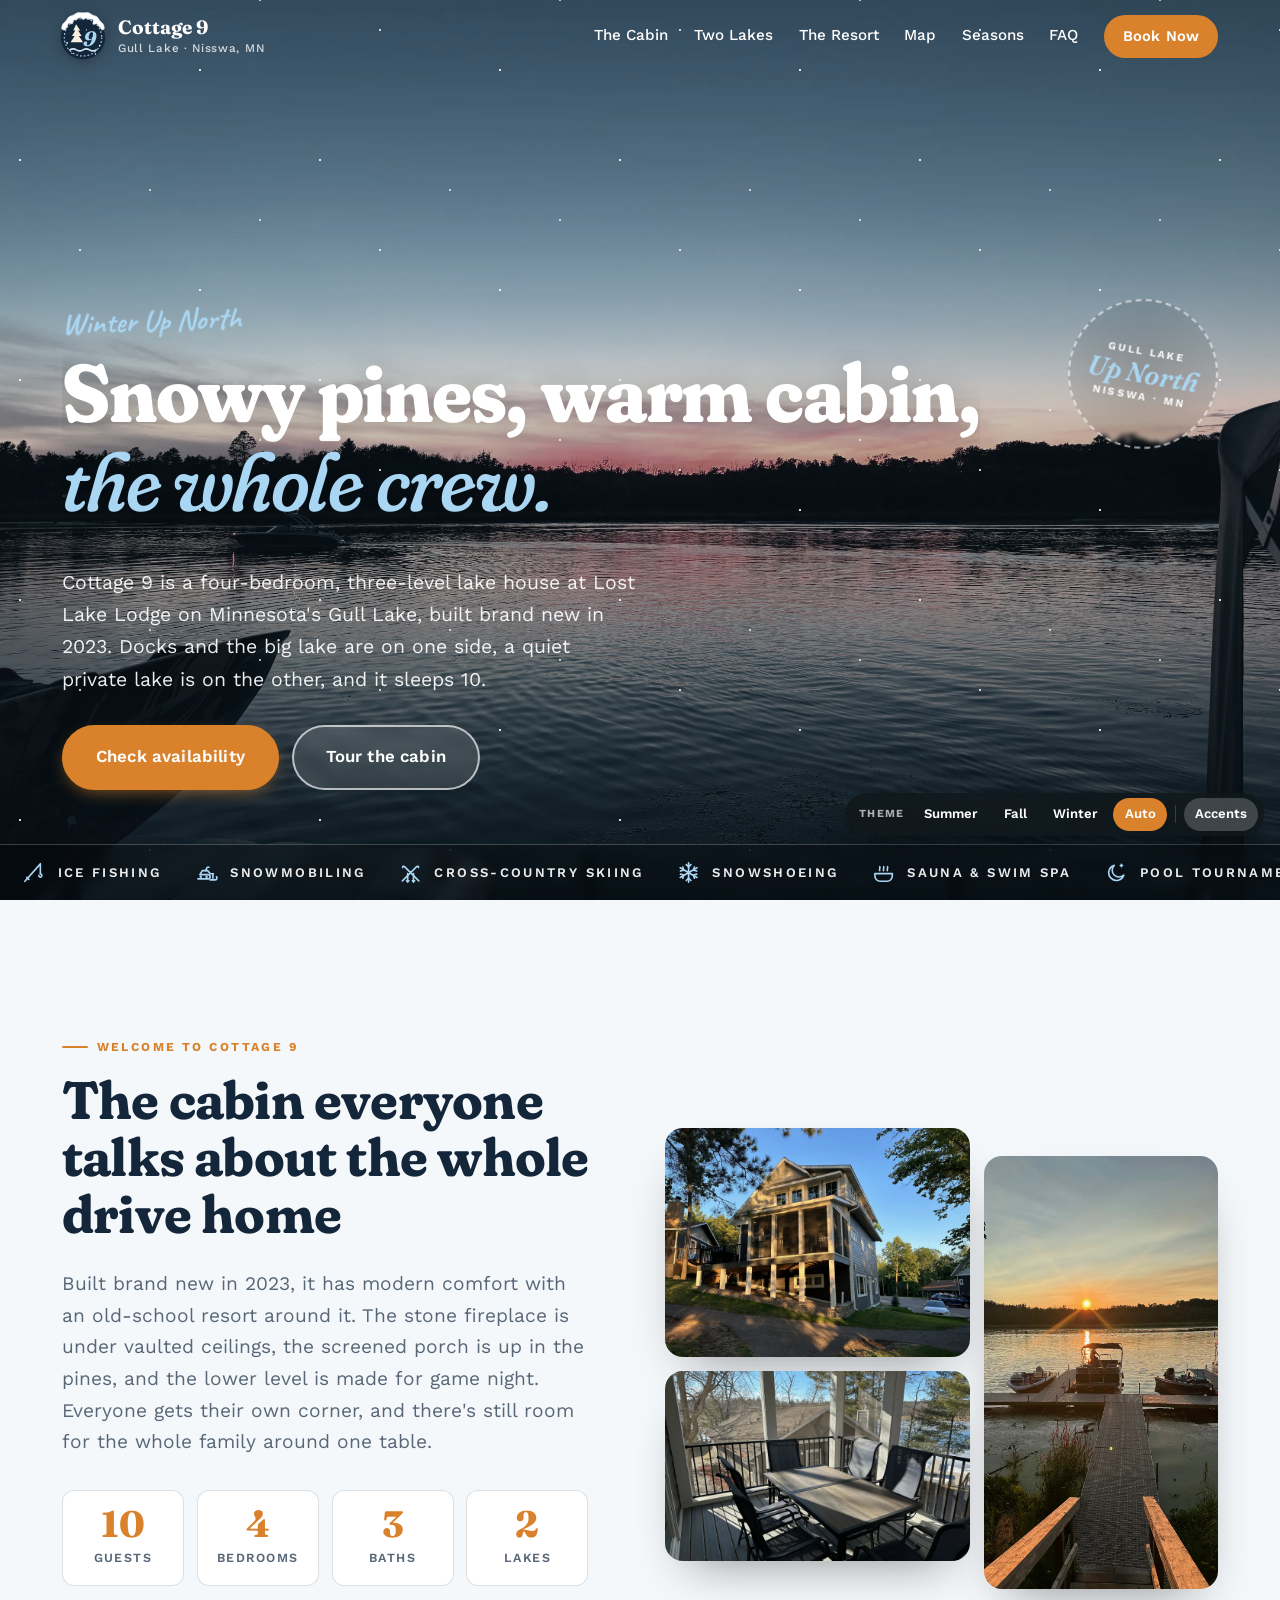
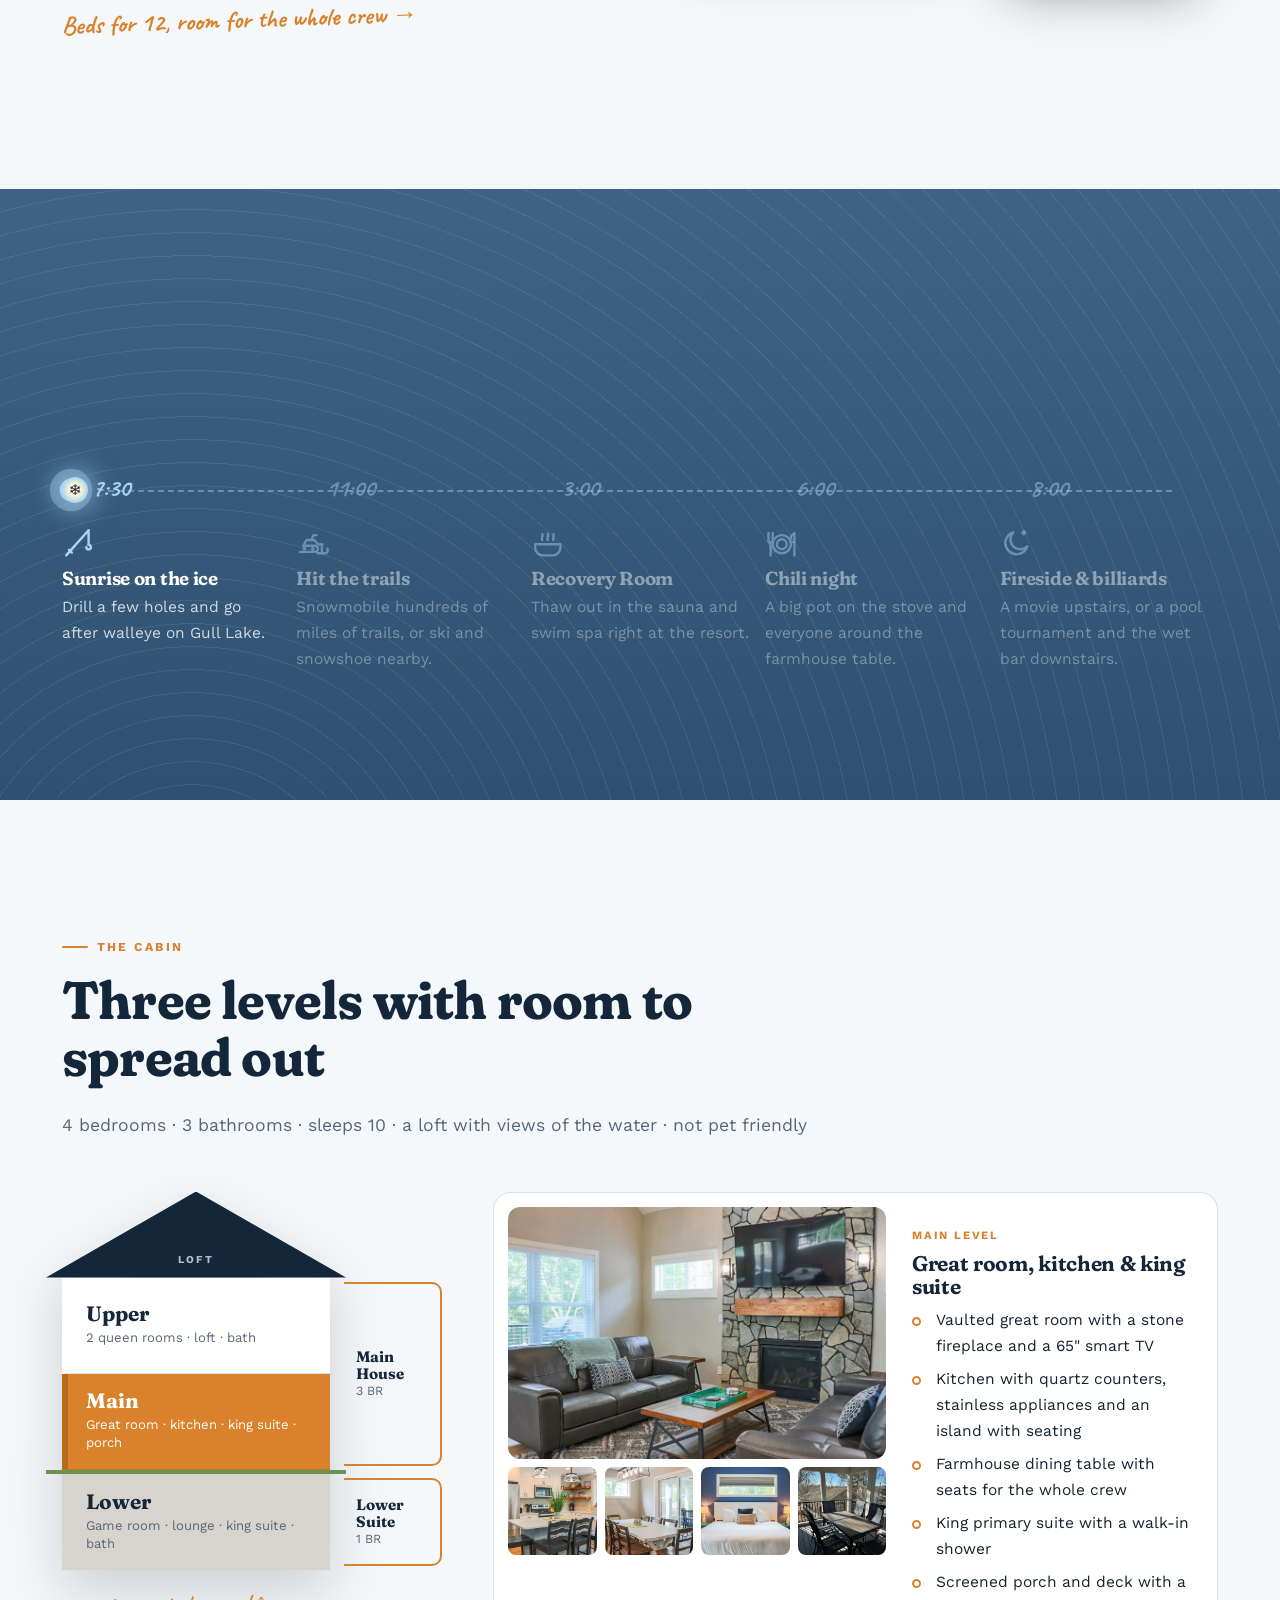
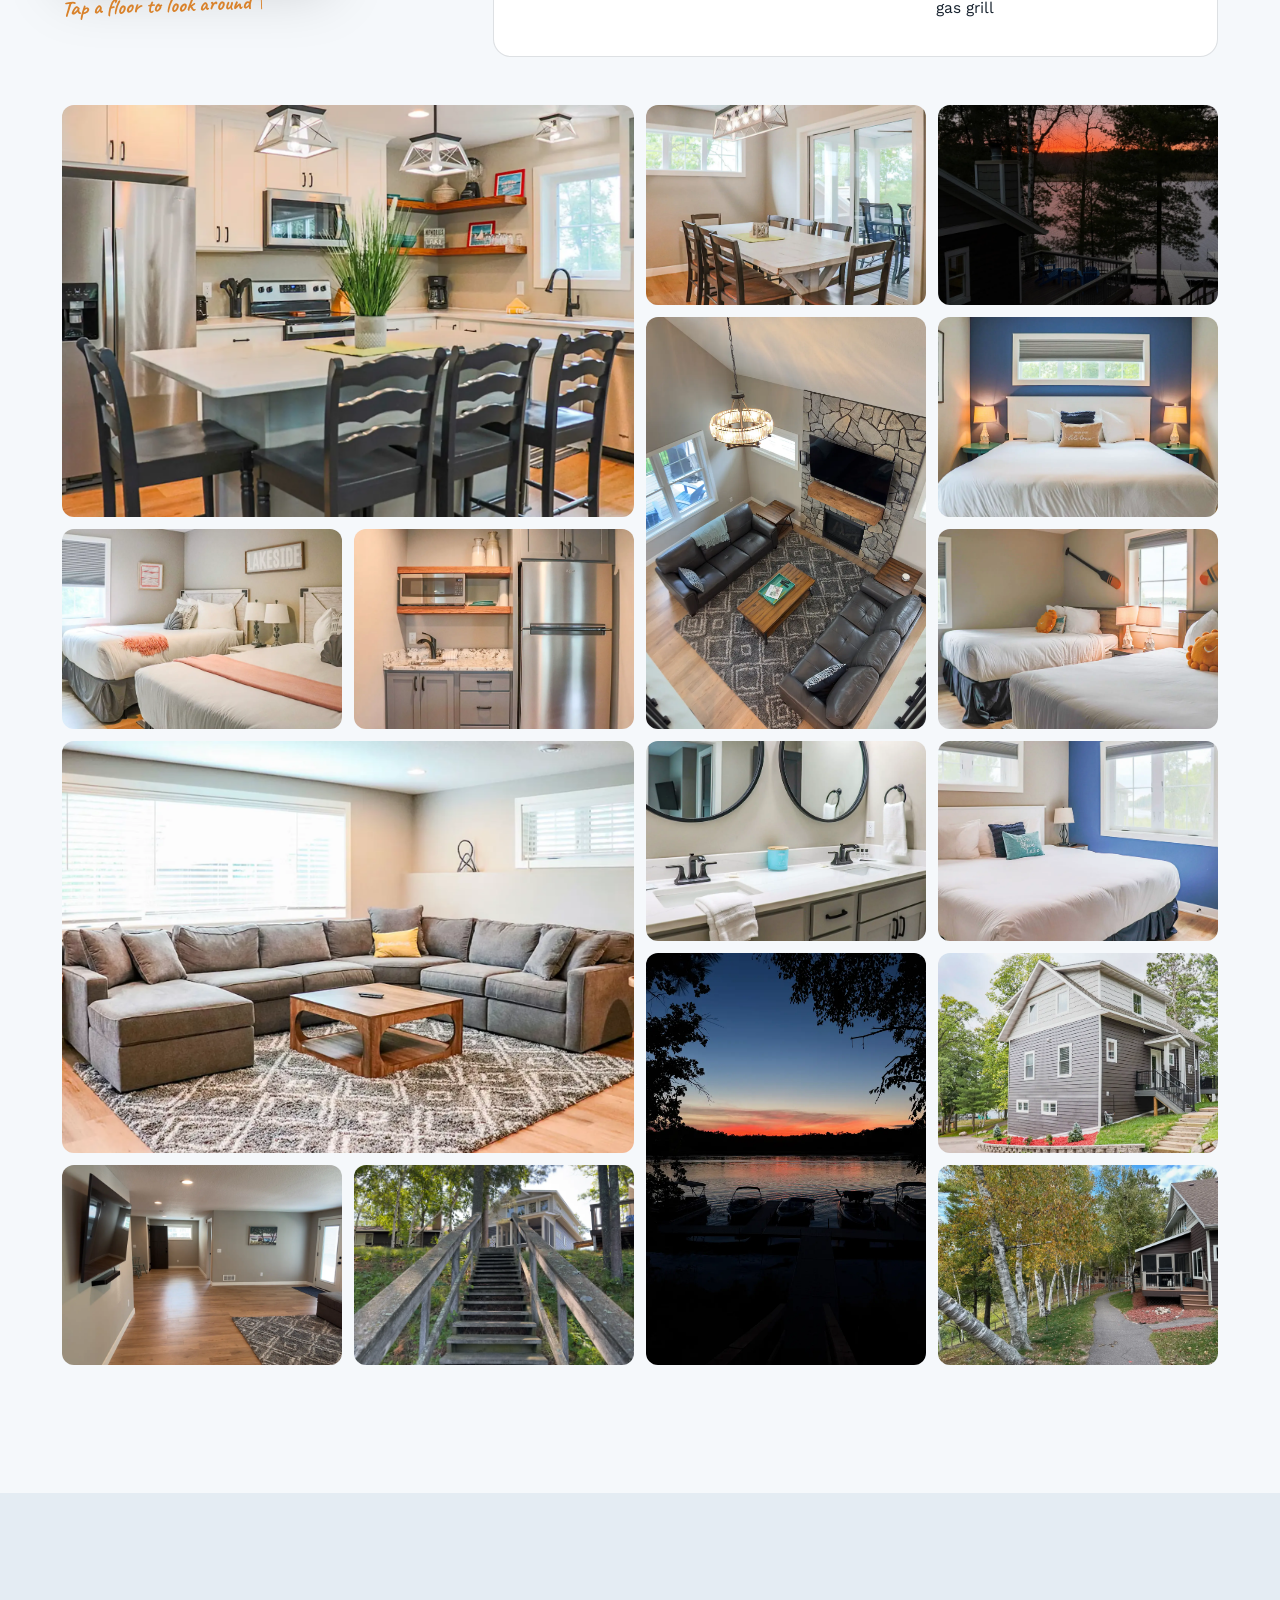
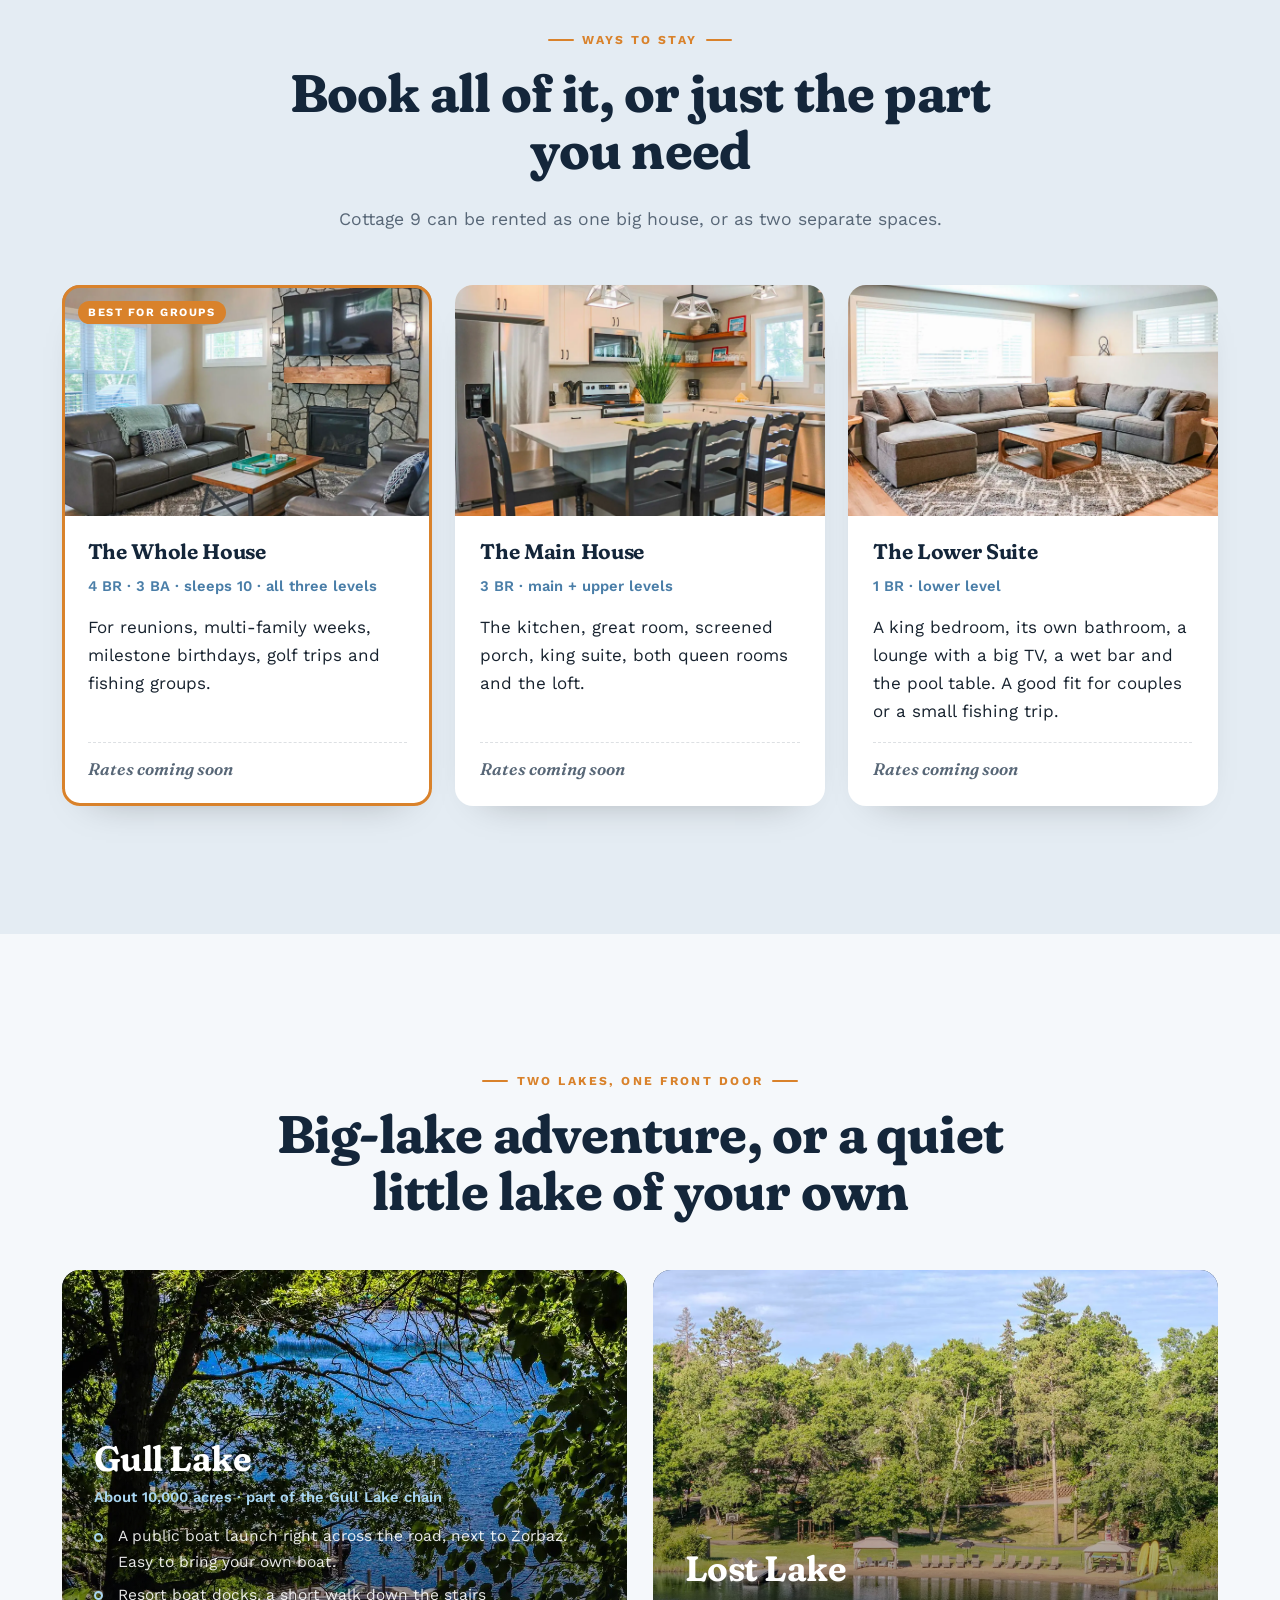
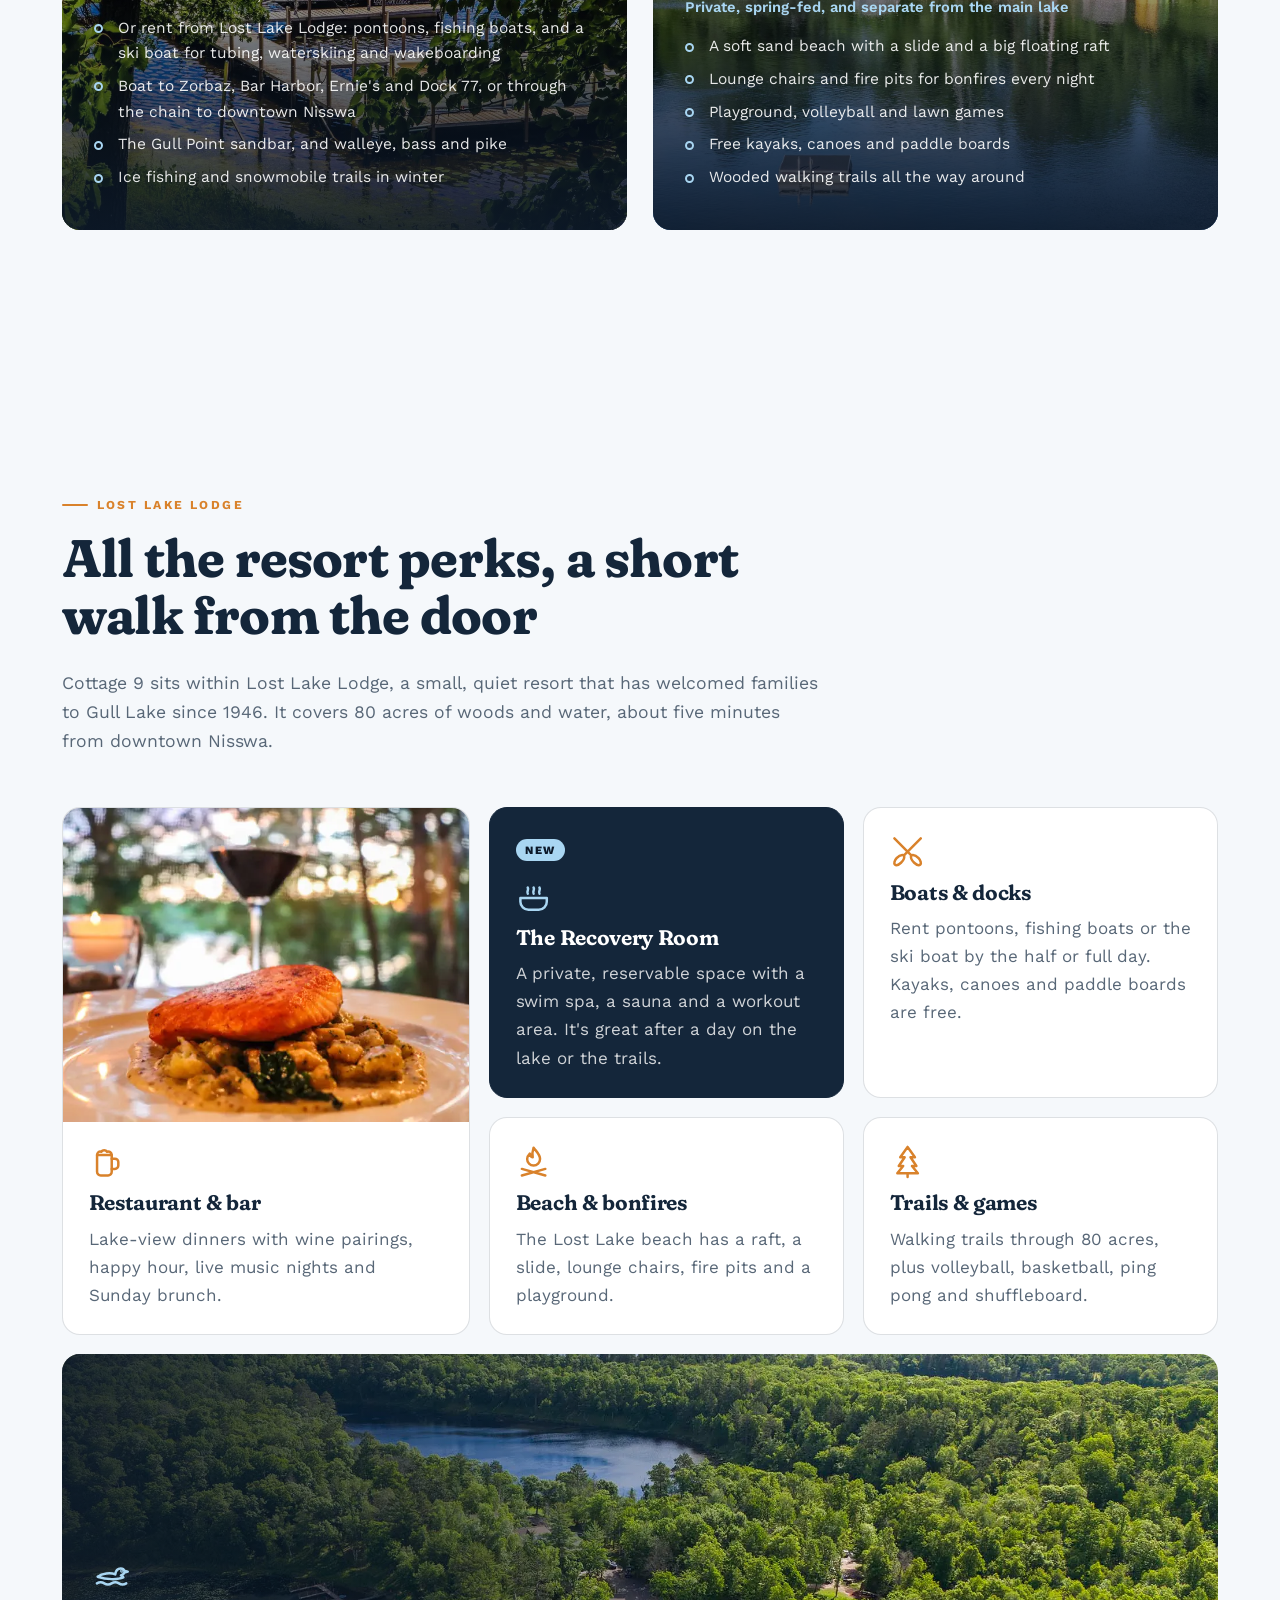
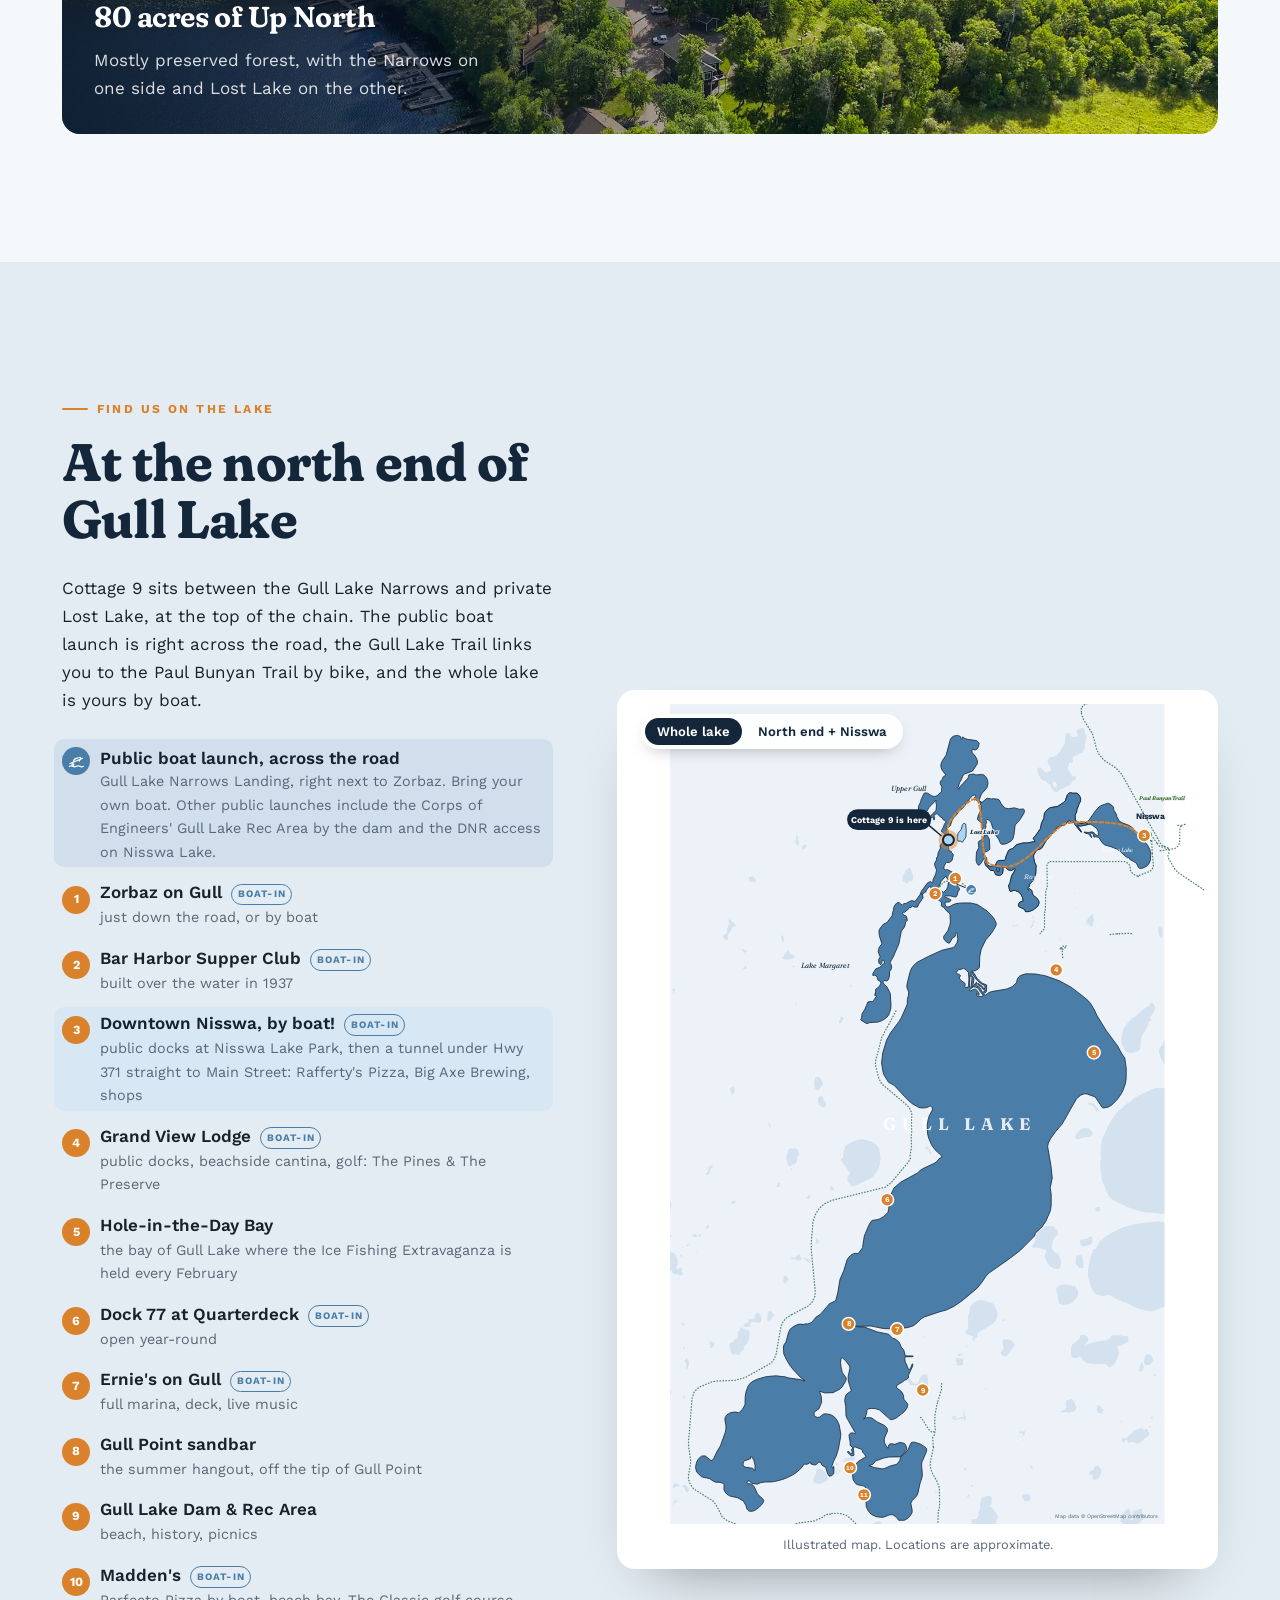
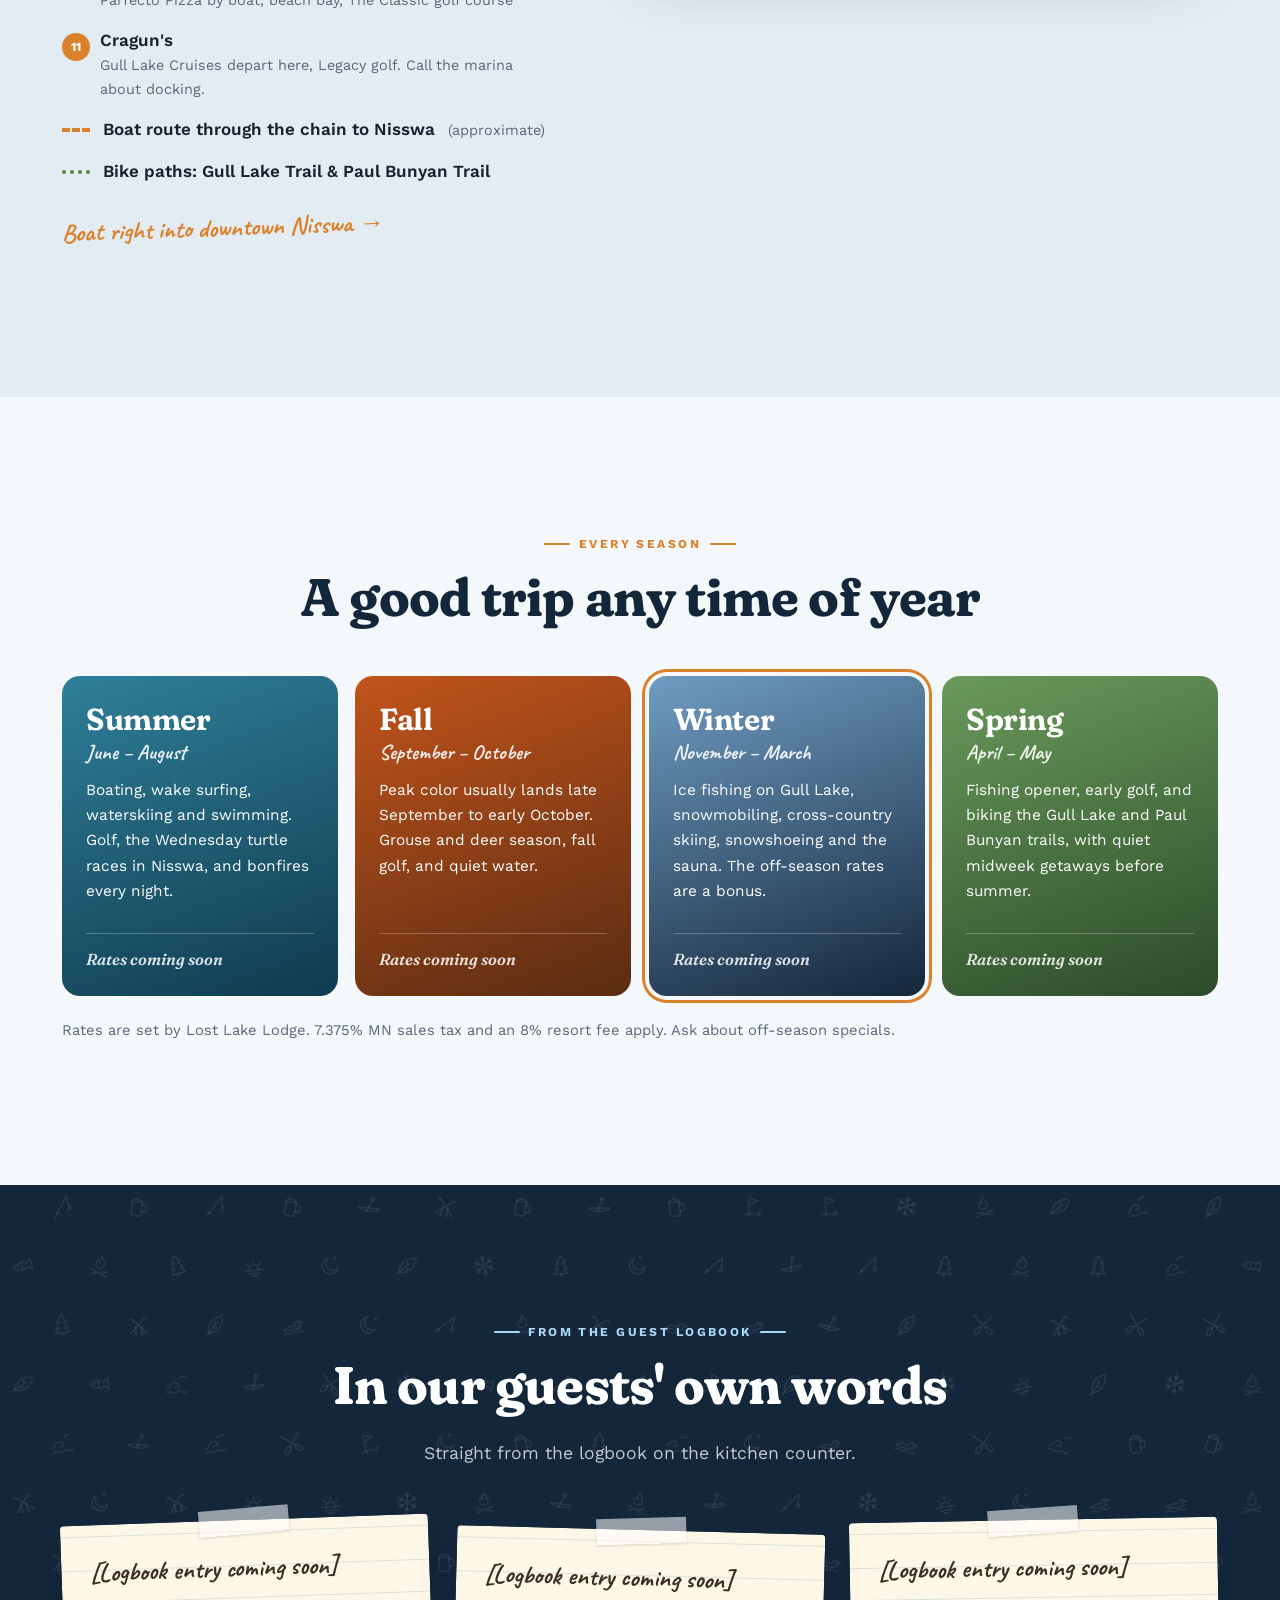
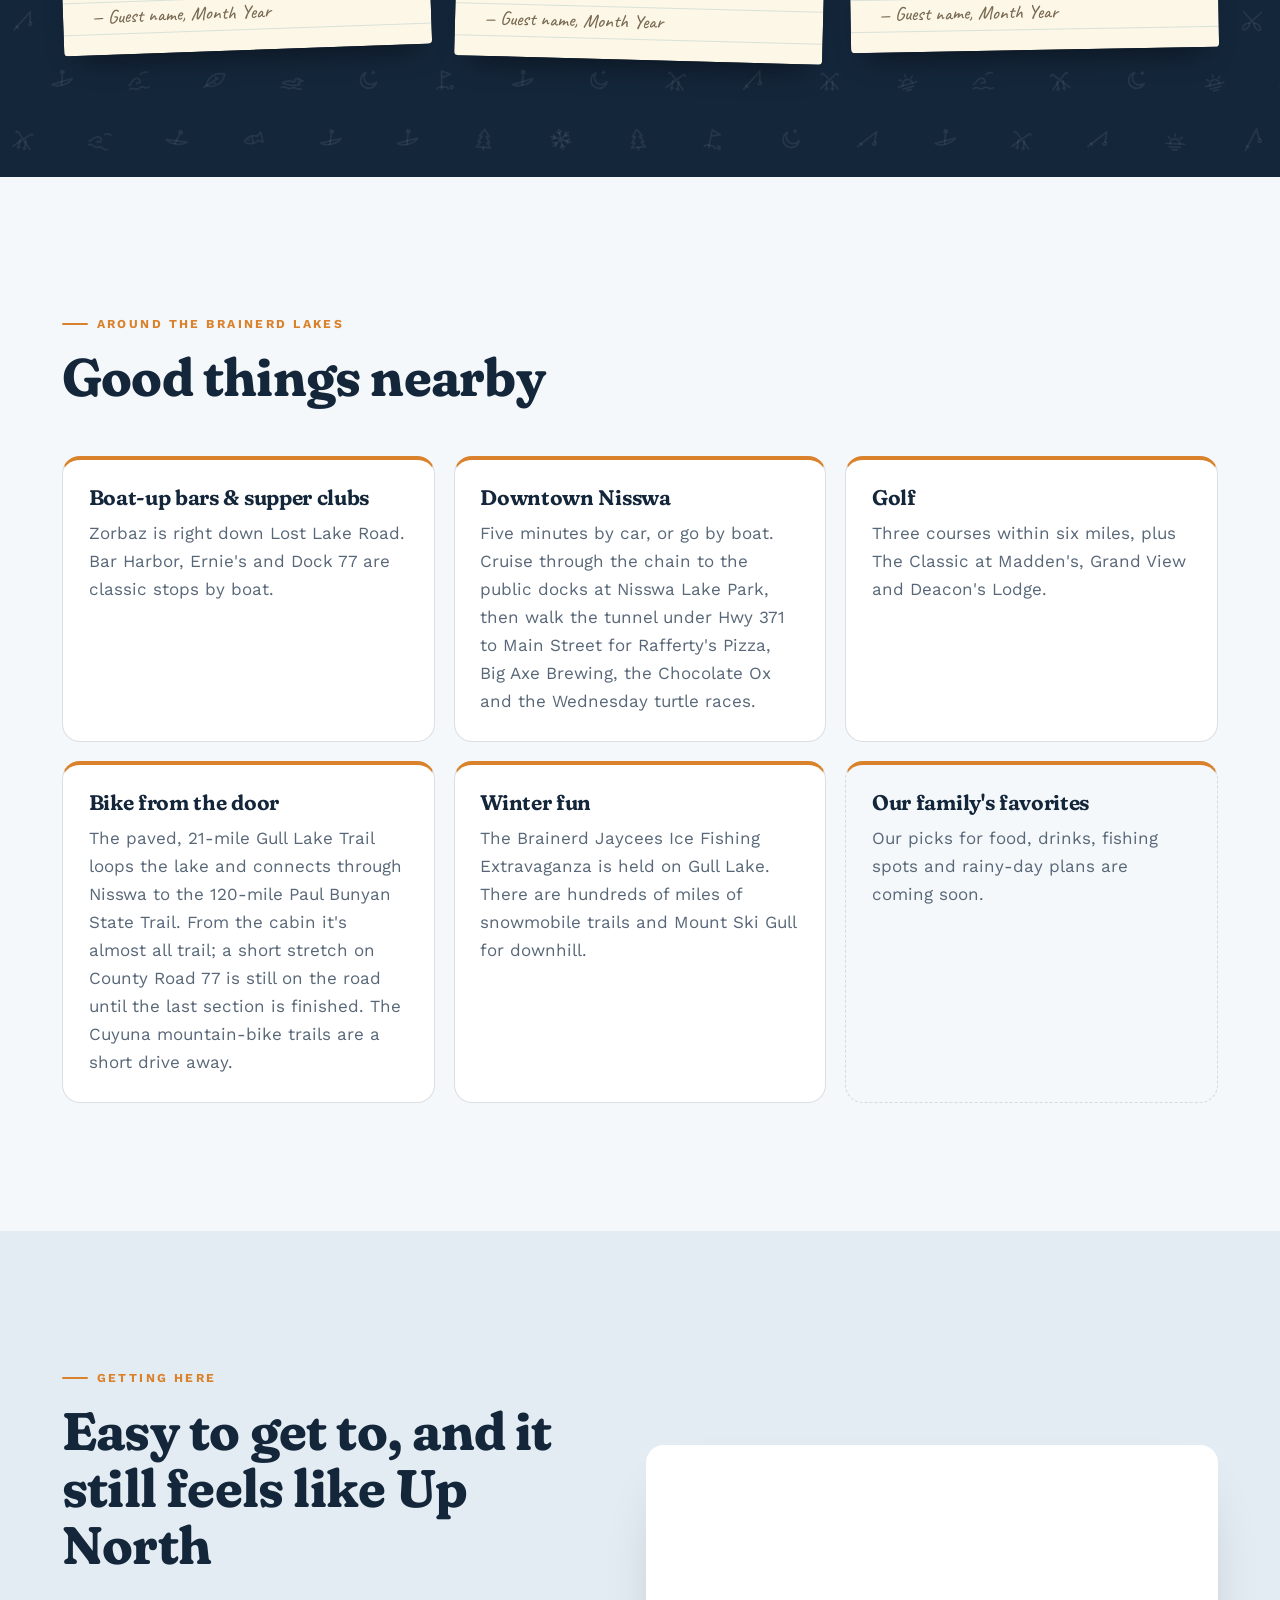
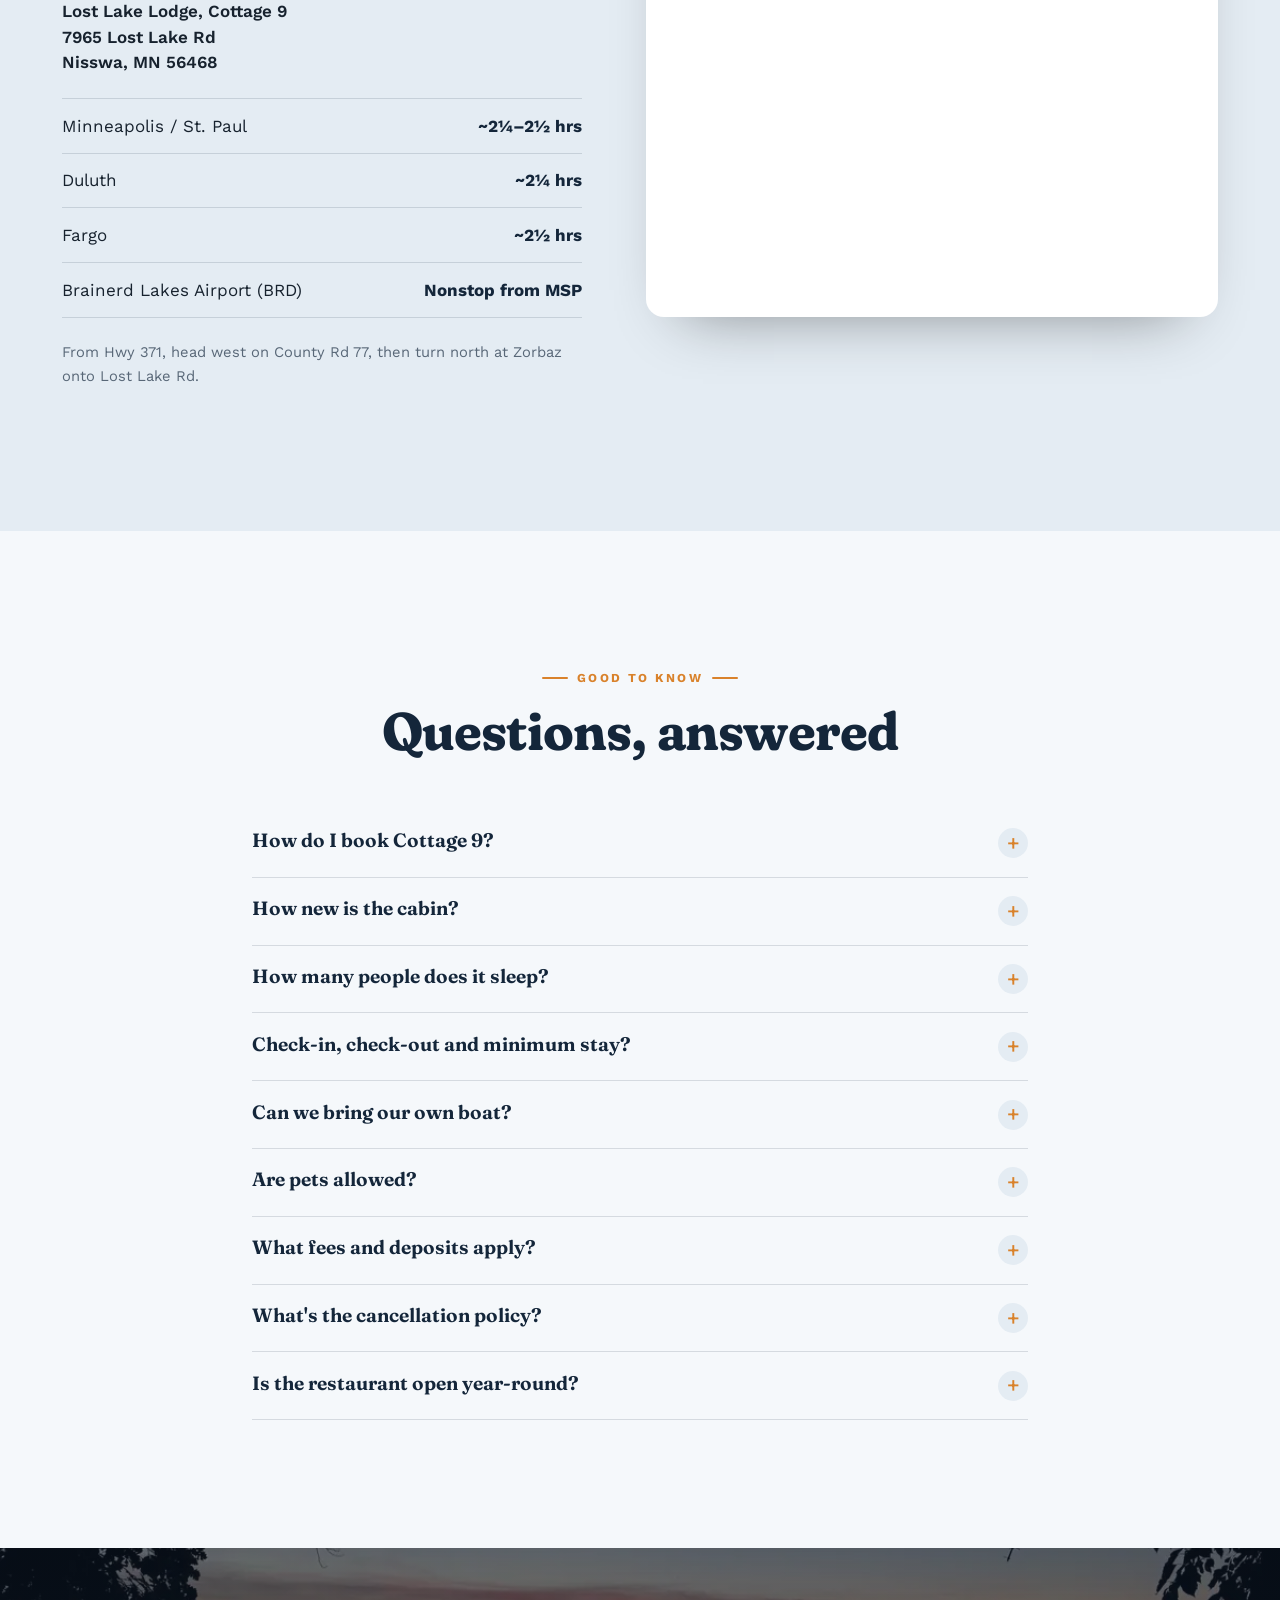
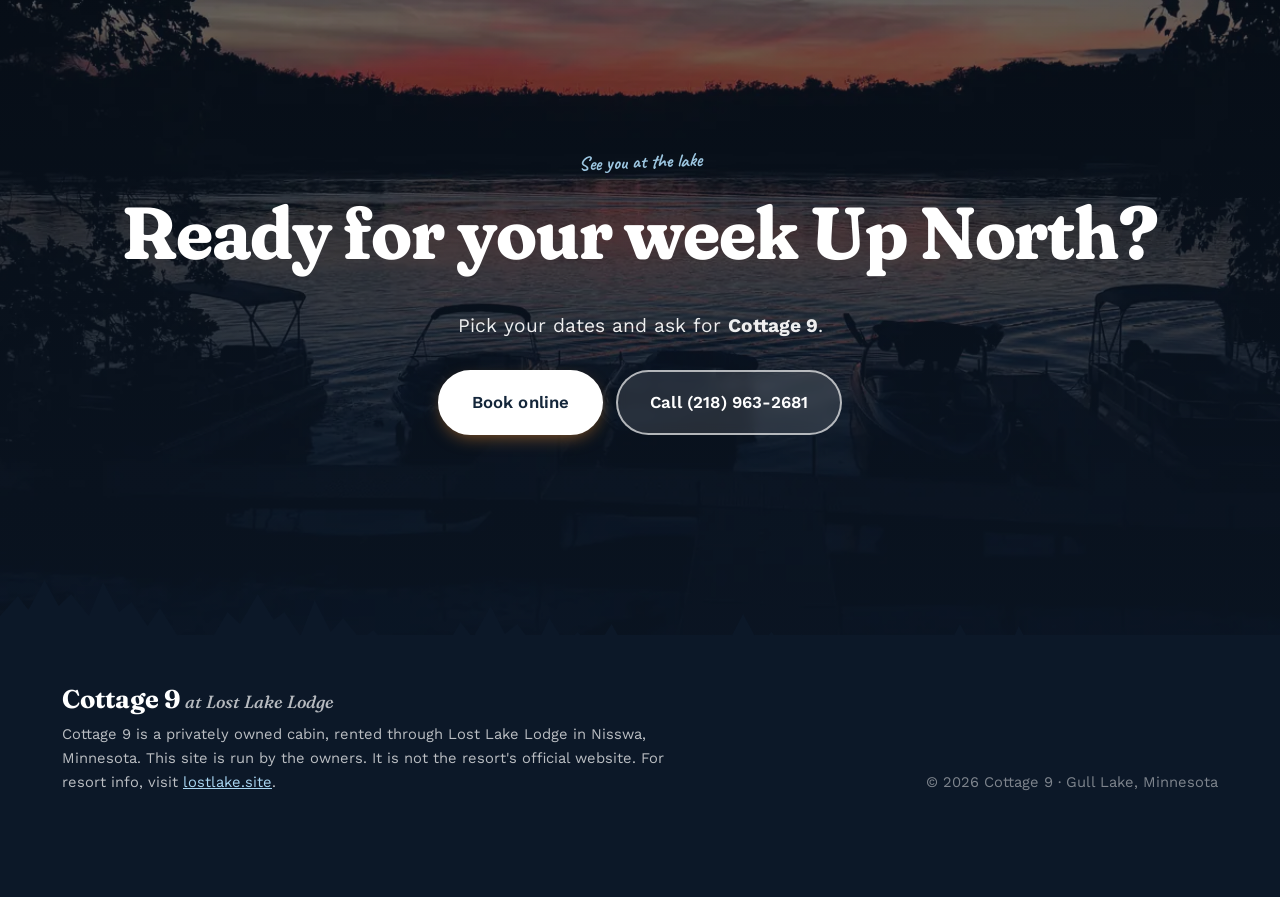
<file: versions/v3/index.html>
<!doctype html>
<html lang="en" data-season="summer">
<head>
  <meta charset="utf-8">
  <meta name="viewport" content="width=device-width, initial-scale=1, viewport-fit=cover">
  <title>Cottage 9 at Lost Lake Lodge | Gull Lake Cabin Rental, Nisswa MN · Sleeps 10</title>
  <meta name="description" content="Cottage 9 is a 4-bedroom, 3-bath lake house at Lost Lake Lodge on Gull Lake in Nisswa, Minnesota, built new in 2023. It sleeps 10 and has a game room with billiards and a wet bar, a screened porch, and two lakes out the door. Rent the whole house or split it 3BR + 1BR.">
  <link rel="canonical" href="https://lukehouge.github.io/lost-lake-cabin-9/">
  <meta property="og:type" content="website">
  <meta property="og:title" content="Cottage 9 · Up North on Gull Lake">
  <meta property="og:description" content="A 4-bedroom lake house on Gull Lake in Nisswa, MN with a screened porch, a game room, and sunsets off the dock.">
  <meta property="og:url" content="https://lukehouge.github.io/lost-lake-cabin-9/">
  <meta property="og:image" content="https://lukehouge.github.io/lost-lake-cabin-9/images/hero-summer.webp">
  <meta name="twitter:card" content="summary_large_image">
  <meta name="theme-color" content="#0f3b4f">

  <link rel="icon" id="favicon" type="image/svg+xml" href="../../assets/img/logo-summer.svg">
  <!-- Pick the season theme before first paint: ?season=summer|fall|winter overrides, then saved preview, then today's date -->
  <script>
    (function () {
      var valid = ['summer', 'fall', 'winter'];
      var q = new URLSearchParams(location.search).get('season');
      var saved = null;
      try { saved = localStorage.getItem('c9-season'); } catch (e) {}
      var m = new Date().getMonth();
      var auto = (m >= 4 && m <= 7) ? 'summer' : (m >= 8 && m <= 9) ? 'fall' : 'winter';
      var s = valid.indexOf(q) > -1 ? q : valid.indexOf(saved) > -1 ? saved : auto;
      var d = document.documentElement;
      d.dataset.season = s;
      var fav = document.getElementById('favicon');
      if (fav) fav.href = '../../assets/img/logo-' + s + '.svg';
      d.dataset.autoSeason = auto;
      var aq = new URLSearchParams(location.search).get('accents'), as = null;
      try { as = localStorage.getItem('c9-accents'); } catch (e) {}
      if (aq === 'off' || aq === '0' || (!aq && as === 'off')) d.classList.add('no-accents');
      var still = window.matchMedia && matchMedia('(prefers-reduced-motion: reduce)').matches;
      if (!still) {
        d.classList.add('motion');
        var seen = null;
        try { seen = sessionStorage.getItem('c9-intro'); sessionStorage.setItem('c9-intro', '1'); } catch (e) {}
        if (!seen) d.classList.add('intro');
      }
    })();
  </script>

  <link rel="preconnect" href="https://fonts.googleapis.com">
  <link rel="preconnect" href="https://fonts.gstatic.com" crossorigin>
  <link href="https://fonts.googleapis.com/css2?family=Caveat:wght@500;700&family=Fraunces:ital,opsz,wght,SOFT@0,9..144,500..800,50..100;1,9..144,500,100&family=Work+Sans:wght@400;500;600;700&display=swap" rel="stylesheet">
  <link rel="stylesheet" href="assets/css/site.css?v=45c4f411">

  <script type="application/ld+json">
  {
    "@context": "https://schema.org",
    "@type": "VacationRental",
    "name": "Cottage 9 at Lost Lake Lodge",
    "description": "4-bedroom, 3-bath lake house at Lost Lake Lodge on Gull Lake in Nisswa, Minnesota. Sleeps 10.",
    "url": "https://lukehouge.github.io/lost-lake-cabin-9/",
    "image": [
      "https://lukehouge.github.io/lost-lake-cabin-9/images/hero-summer.webp",
      "https://lukehouge.github.io/lost-lake-cabin-9/images/exterior.webp",
      "https://lukehouge.github.io/lost-lake-cabin-9/images/great-room-pro.webp"
    ],
    "address": {"@type": "PostalAddress", "streetAddress": "7965 Lost Lake Rd", "addressLocality": "Nisswa", "addressRegion": "MN", "postalCode": "56468", "addressCountry": "US"},
    "containsPlace": {
      "@type": "Accommodation",
      "occupancy": {"@type": "QuantitativeValue", "maxValue": 10},
      "numberOfBedrooms": 4,
      "numberOfBathroomsTotal": 3,
      "petsAllowed": false,
      "amenityFeature": [
        {"@type": "LocationFeatureSpecification", "name": "Lake view", "value": true},
        {"@type": "LocationFeatureSpecification", "name": "Screened porch", "value": true},
        {"@type": "LocationFeatureSpecification", "name": "Fireplace", "value": true},
        {"@type": "LocationFeatureSpecification", "name": "Gas grill", "value": true},
        {"@type": "LocationFeatureSpecification", "name": "Billiards table", "value": true},
        {"@type": "LocationFeatureSpecification", "name": "Wet bar", "value": true}
      ]
    },
    "checkinTime": "16:00",
    "checkoutTime": "10:00",
    "telephone": "+1-218-963-2681"
  }
  </script>
</head>
<body>
<svg width="0" height="0" style="position:absolute" aria-hidden="true" focusable="false"><defs>
  <symbol id="i-loon" viewBox="0 0 24 24"><path d="M2.5 15.5c3-2.4 9-3 12-1.6.3-2.4 1.7-4 3.7-4 1.3 0 2.2.7 2.4 1.5l2.4.6-2.2.6c-.4 1-1.4 1.6-2.4 2 .8.4 1.3.9 1.6 1.4-3.6 1.6-11.5 1.6-17.5-.5z"/><circle cx="19" cy="11.6" r=".35" fill="currentColor"/><path d="M2 20q2.5-1.5 5 0t5 0 5 0 5 0"/></symbol>
  <symbol id="i-sunset" viewBox="0 0 24 24"><path d="M7 16.5a5 5 0 0 1 10 0"/><path d="M12 6.5v2.2M5.3 9.8l1.5 1.5M18.7 9.8l-1.5 1.5M2.5 16.5h19M6.5 19.8h11M9.5 22.5h5"/></symbol>
  <symbol id="i-oars" viewBox="0 0 24 24"><path d="M3 3l11.5 11.5M21 3L9.5 14.5"/><path d="M14.5 14.5c1.6-.6 3.6.4 5 2s2 3.6 1.2 4.3-2.6.3-4.2-1.2-2.6-3.5-2-5.1zM9.5 14.5c-1.6-.6-3.6.4-5 2s-2 3.6-1.2 4.3 2.6.3 4.2-1.2 2.6-3.5 2-5.1z"/></symbol>
  <symbol id="i-golf" viewBox="0 0 24 24"><path d="M8 21V3l9 3.2L8 9.5"/><path d="M3.5 21c0-1.2 2.5-2.2 5.5-2.2s5.5 1 5.5 2.2"/><circle cx="18" cy="19.2" r="1.4"/></symbol>
  <symbol id="i-skis" viewBox="0 0 24 24"><path d="M3.5 20.5 18 6c1-1 2.6-.6 2.2.8M20.5 20.5 6 6c-1-1-2.6-.6-2.2.8"/><path d="M9 22v-9M15 22v-9M7.8 20.5h2.4M13.8 20.5h2.4"/></symbol>
  <symbol id="i-fish" viewBox="0 0 24 24"><path d="M2.5 12c3-4 9.5-5.2 13.5-2l4.5-3.2v10.4L16 14c-4 3.2-10.5 2-13.5-2z"/><circle cx="7" cy="11.2" r=".5" fill="currentColor"/><path d="M10.5 9.5c.8 1.6.8 3.4 0 5"/></symbol>
  <symbol id="i-fire" viewBox="0 0 24 24"><path d="M12 2.5c2.2 3 4.4 4.6 4.4 7.8a4.4 4.4 0 0 1-8.8 0c0-1.8.9-2.9 1.8-3.8.2 1.5 1 2.4 2 2.6-.5-2.4 0-4.8.6-6.6z"/><path d="M4 21.5l16-4.5M4 17l16 4.5"/></symbol>
  <symbol id="i-snow" viewBox="0 0 24 24"><path d="M12 2v20M3.3 7l17.4 10M3.3 17l17.4-10"/><path d="M9.6 3.8 12 6.2l2.4-2.4M9.6 20.2 12 17.8l2.4 2.4M3.6 10.4l3.3-.9-.9-3.3M20.4 13.6l-3.3.9.9 3.3M3.6 13.6l3.3.9-.9 3.3M20.4 10.4l-3.3-.9.9-3.3"/></symbol>
  <symbol id="i-pine" viewBox="0 0 24 24"><path d="M12 2l5 7h-3l4 6h-3l4 5H5l4-5H6l4-6H7z"/><path d="M12 20v2.5"/></symbol>
  <symbol id="i-canoe" viewBox="0 0 24 24"><path d="M1.5 13.5c4 4.5 17 4.5 21 0z"/><path d="M15.5 3.5l-5 13M14.2 2.8l2.6 1.2-.9 2.2-2.6-1.1z"/></symbol>
  <symbol id="i-leaf" viewBox="0 0 24 24"><path d="M4.5 19.5C4.5 10.5 10 4 20 4c0 10-6 15.5-15.5 15.5z"/><path d="M4.5 19.5 14.5 9.5M9 15h4M12 12V8.5M2.5 21.5l2-2"/></symbol>
  <symbol id="i-mug" viewBox="0 0 24 24"><path d="M5.5 7.5h10v11.5a2.5 2.5 0 0 1-2.5 2.5H8a2.5 2.5 0 0 1-2.5-2.5z"/><path d="M15.5 10h2.2a2.3 2.3 0 0 1 2.3 2.3v2.4a2.3 2.3 0 0 1-2.3 2.3h-2.2"/><path d="M5.5 7.5c0-1.7 1.4-2.8 2.9-2.2.9-1.4 3-1.4 3.9 0 1.5-.6 3.2.5 3.2 2.2"/></symbol>
  <symbol id="i-coffee" viewBox="0 0 24 24"><path d="M4 10h12v6a5 5 0 0 1-5 5H9a5 5 0 0 1-5-5z"/><path d="M16 11.5h1.5a2.5 2.5 0 0 1 0 5H16"/><path d="M8 7c-.8-1.2.8-2 0-3.5M12 7c-.8-1.2.8-2 0-3.5"/></symbol>
  <symbol id="i-rod" viewBox="0 0 24 24"><path d="M3 21 19 3M19 3v10.5"/><path d="M19 13.5a1.6 1.6 0 1 1-1.6 1.6"/><path d="M5 17l2 2"/></symbol>
  <symbol id="i-sled" viewBox="0 0 24 24"><path d="M3 18.5h10.5a2.2 2.2 0 0 0 0-4.4H5.2"/><path d="M5.2 14.1 7.5 10h5.5l3 3.2h3"/><path d="M11 10l1.6-3.5h2"/><path d="M18.5 13.2v4.6M15.5 19.5h5.2a2 2 0 0 0 1.6-3.2"/><circle cx="6" cy="16.3" r=".5" fill="currentColor"/><circle cx="12" cy="16.3" r=".5" fill="currentColor"/></symbol>
  <symbol id="i-wave" viewBox="0 0 24 24"><path d="M2 16c2.5 0 3.5-6 8-6 3.4 0 4.6 3.2 3.2 5-1.1-1-2.6-.9-3.4.4"/><path d="M2 20q2.5-1.5 5 0t5 0 5 0 5 0"/><path d="M15 6.5c2-1.7 4.6-2 6.5-1.3"/></symbol>
  <symbol id="i-moon" viewBox="0 0 24 24"><path d="M19.5 14.5A8 8 0 1 1 9.5 4.5a6.4 6.4 0 0 0 10 10z"/><path d="M17 3.5v2.4M15.8 4.7h2.4"/></symbol>
  <symbol id="i-tub" viewBox="0 0 24 24"><path d="M3 13h18v2.5a5.5 5.5 0 0 1-5.5 5.5h-7A5.5 5.5 0 0 1 3 15.5z"/><path d="M8 10c-1-1.5 1-2.5 0-4.2M12 10c-1-1.5 1-2.5 0-4.2M16 10c-1-1.5 1-2.5 0-4.2"/></symbol>
  <symbol id="i-car" viewBox="0 0 24 24"><path d="M3 16.5V13l2-4.5h11l3 4.5h2v3.5"/><circle cx="7" cy="17" r="1.8"/><circle cx="17" cy="17" r="1.8"/><path d="M8.8 17h6.4M6 12.5h12"/></symbol>
  <symbol id="i-plate" viewBox="0 0 24 24"><circle cx="12" cy="13" r="6.5"/><circle cx="12" cy="13" r="3.5"/><path d="M2.5 5v5.5a1.5 1.5 0 0 0 3 0V5M4 11.5V21M21 21V5c-2 1-3 3-3 6.5h3"/></symbol>
  <symbol id="i-bike" viewBox="0 0 24 24"><circle cx="5.5" cy="16.5" r="3.8"/><circle cx="18.5" cy="16.5" r="3.8"/><path d="M5.5 16.5 9.5 9h6l3 7.5M9.5 9l3.2 7.5h-7.2M14 6h2.5M8 6.5h3"/></symbol>
  <symbol id="i-launch" viewBox="0 0 24 24"><path d="M2 20.5q2.5-1.5 5 0t5 0 5 0 5 0"/><path d="M3 16.5 21 9"/><path d="M8 13.5c0-2.3 1.6-3.9 4-4.5l4.5-1.2c1.3-.3 2.1.9 1.4 2L16 13"/><circle cx="7" cy="17.8" r="1.4"/></symbol>
</defs></svg>

<a class="skip" href="#main">Skip to content</a>

<header class="site-header" id="top">
  <div class="wrap header-inner">
    <a class="brand" href="#top" aria-label="Cottage 9, back to top">
      <span class="brand-badge" aria-hidden="true"><svg class="logo" viewBox="-7 -9 78 78" aria-hidden="true"><g data-only="summer"><g stroke="#ffc857" stroke-width="2.2" stroke-linecap="round"><line x1="46.5" y1="0.5" x2="43.0" y2="-1.5"/><line x1="50.5" y1="-3.5" x2="48.5" y2="-7.0"/><line x1="56.0" y1="-5.0" x2="56.0" y2="-9.0"/><line x1="61.5" y1="-3.5" x2="63.5" y2="-7.0"/><line x1="65.5" y1="0.5" x2="69.0" y2="-1.5"/><line x1="67.0" y1="6.0" x2="71.0" y2="6.0"/><line x1="65.5" y1="11.5" x2="69.0" y2="13.5"/></g><circle cx="56" cy="6" r="8.5" fill="#ffc857"/><circle cx="32" cy="32" r="32" fill="#0f3b4f"/><circle cx="32" cy="32" r="27" fill="none" stroke="#ffc857" stroke-width="1.6" stroke-dasharray="2.5 3"/><path d="M22 13 28 22h-3l5 8h-4l6 9H14l6-9h-4l5-8h-3z" fill="#f7efe1"/><text x="42" y="44" text-anchor="middle" font-family="Fraunces, Georgia, 'Times New Roman', serif" font-style="italic" font-weight="700" font-size="30" fill="#ffc857">9</text><path d="M13 50q4.75-3 9.5 0t9.5 0 9.5 0 9.5 0" fill="none" stroke="#7fc4d6" stroke-width="2.4" stroke-linecap="round"/></g><g data-only="fall"><circle cx="32" cy="32" r="32" fill="#2b2a1e"/><circle cx="32" cy="32" r="27" fill="none" stroke="#f0a73a" stroke-width="1.6" stroke-dasharray="2.5 3"/><path d="M22 13 28 22h-3l5 8h-4l6 9H14l6-9h-4l5-8h-3z" fill="#f7efe1"/><text x="42" y="44" text-anchor="middle" font-family="Fraunces, Georgia, 'Times New Roman', serif" font-style="italic" font-weight="700" font-size="30" fill="#e07a2e">9</text><path d="M13 50q4.75-3 9.5 0t9.5 0 9.5 0 9.5 0" fill="none" stroke="#8fb3a8" stroke-width="2.4" stroke-linecap="round"/><g transform="translate(55 6) rotate(28) scale(1.15)"><path d="M0 -10C1 -7 3 -6 6 -7C5 -4 6 -2 9 -1C6 0 5 2 6 5C3 4 1 5 0 9C-1 5 -3 4 -6 5C-5 2 -6 0 -9 -1C-6 -2 -5 -4 -6 -7C-3 -6 -1 -7 0 -10Z" fill="#d9622b"/><path d="M0 -5V13" stroke="#7a3214" stroke-width=".9" stroke-linecap="round"/></g><g transform="translate(5 52) rotate(-35) scale(.7)"><path d="M0 -10C1 -7 3 -6 6 -7C5 -4 6 -2 9 -1C6 0 5 2 6 5C3 4 1 5 0 9C-1 5 -3 4 -6 5C-5 2 -6 0 -9 -1C-6 -2 -5 -4 -6 -7C-3 -6 -1 -7 0 -10Z" fill="#e9a23b"/><path d="M0 -5V13" stroke="#8a5a14" stroke-width="1.1" stroke-linecap="round"/></g></g><g data-only="winter"><circle cx="32" cy="32" r="32" fill="#14263a"/><circle cx="32" cy="32" r="27" fill="none" stroke="#a9d6f2" stroke-width="1.6" stroke-dasharray="2.5 3"/><path d="M22 13 28 22h-3l5 8h-4l6 9H14l6-9h-4l5-8h-3z" fill="#f7efe1"/><text x="42" y="44" text-anchor="middle" font-family="Fraunces, Georgia, 'Times New Roman', serif" font-style="italic" font-weight="700" font-size="30" fill="#a9d6f2">9</text><path d="M13 50q4.75-3 9.5 0t9.5 0 9.5 0 9.5 0" fill="none" stroke="#cfe6f5" stroke-width="2.4" stroke-linecap="round"/><path d="M1.3 19.6C0.8 18.2 1.8 14.8 2.8 12.8C3.9 10.9 6.1 9.7 7.6 7.9C9.1 6.1 10.1 3.5 11.9 2.2C13.7 0.8 16.3 0.5 18.4 -0.5C20.6 -1.5 22.5 -3.4 24.8 -3.9C27.1 -4.4 29.6 -3.5 32.0 -3.5C34.4 -3.5 36.9 -4.4 39.2 -3.9C41.5 -3.4 43.4 -1.5 45.6 -0.5C47.7 0.5 50.3 0.8 52.1 2.2C53.9 3.5 54.9 6.1 56.4 7.9C57.9 9.7 60.1 10.9 61.2 12.8C62.2 14.8 63.0 18.2 62.7 19.6C62.3 21.0 60.0 21.3 59.1 21.1C58.1 20.8 57.6 18.9 56.8 17.9C55.9 17.0 54.9 16.2 54.1 15.3C53.2 14.4 53.1 12.7 51.9 12.4C50.6 12.0 47.5 14.0 46.6 13.1C45.8 12.2 47.3 8.0 46.7 6.8C46.0 5.6 44.2 6.1 42.9 5.9C41.7 5.6 40.4 5.6 39.2 5.3C38.0 5.1 36.9 4.1 35.7 4.2C34.5 4.3 33.3 6.2 32.0 6.0C30.7 5.8 29.4 3.4 28.2 3.2C27.0 3.0 25.8 4.3 24.7 4.8C23.5 5.4 22.5 6.1 21.4 6.5C20.2 7.0 18.6 6.6 17.8 7.6C17.0 8.6 17.8 11.6 16.7 12.3C15.7 13.0 12.6 11.2 11.4 11.6C10.2 12.1 10.3 14.0 9.7 15.1C9.1 16.2 8.6 17.3 8.0 18.4C7.3 19.4 6.8 21.2 5.7 21.4C4.6 21.6 1.8 21.0 1.3 19.6Z" fill="#ffffff" stroke="#dbe9f3" stroke-width=".8" stroke-linejoin="round"/><g fill="#ffffff"><circle cx="9" cy="40" r="1.3"/><circle cx="56" cy="44" r="1.1"/><circle cx="50" cy="56" r="1"/><circle cx="16" cy="55" r=".9"/><circle cx="37" cy="21" r=".9"/></g></g></svg></span>
      <span class="brand-text">Cottage&nbsp;9<small>Gull Lake · Nisswa, MN</small></span>
    </a>
    <button class="nav-toggle" aria-expanded="false" aria-controls="site-nav"><span></span><span class="sr">Menu</span></button>
    <nav id="site-nav" class="site-nav" aria-label="Main">
      <a href="#cabin">The Cabin</a>
      <a href="#lakes">Two Lakes</a>
      <a href="#resort">The Resort</a>
      <a href="#map">Map</a>
      <a href="#seasons">Seasons</a>
      <a href="#faq">FAQ</a>
      <a class="btn btn-sm" href="#book">Book Now</a>
    </nav>
  </div>
</header>

<main id="main">

<!-- ============ HERO ============ -->
<section class="hero">
  <div class="hero-bg" aria-hidden="true"></div>
  <div class="leaves" aria-hidden="true"></div>
  <div class="flurry" aria-hidden="true"></div>
  <div class="snow" aria-hidden="true"></div>
  <div class="wrap hero-inner">
    <div class="stamp" aria-hidden="true">
      <span>Gull Lake</span><strong>Up North</strong><span>Nisswa · MN</span>
    </div>
    <p class="kicker">
      <span data-only="summer">Summer at the lake</span>
      <span data-only="fall">Fall on Gull Lake</span>
      <span data-only="winter">Winter Up North</span>
    </p>
    <h1>
      <span data-only="summer"><span class="line"><span>Long days on the water,</span></span><span class="line"><span><em>bonfire nights.</em></span></span></span>
      <span data-only="fall"><span class="line"><span>Gold leaves, quiet water,</span></span><span class="line"><span><em>a fire going.</em></span></span></span>
      <span data-only="winter"><span class="line"><span>Snowy pines, warm cabin,</span></span><span class="line"><span><em>the whole crew.</em></span></span></span>
    </h1>
    <p class="hero-lede">Cottage 9 is a four-bedroom, three-level lake house at Lost Lake Lodge on Minnesota's Gull Lake, built brand new in 2023. Docks and the big lake are on one side, a quiet private lake is on the other, and it sleeps 10.</p>
    <div class="hero-ctas">
      <a class="btn btn-lg" href="#book">Check availability</a>
      <a class="btn btn-lg btn-glass" href="#cabin">Tour the cabin</a>
    </div>
  </div>
  <div class="ticker" aria-label="Things to do">
    <div class="ticker-track" data-only="summer">
      <span><svg class="ico acc" aria-hidden="true"><use href="#i-canoe"/></svg>Pontoon cruises</span><span><svg class="ico acc" aria-hidden="true"><use href="#i-wave"/></svg>Wake surfing</span><span><svg class="ico acc" aria-hidden="true"><use href="#i-wave"/></svg>Waterskiing</span><span><svg class="ico acc" aria-hidden="true"><use href="#i-sunset"/></svg>Sandbar afternoons</span><span><svg class="ico acc" aria-hidden="true"><use href="#i-golf"/></svg>Tee times</span><span><svg class="ico acc" aria-hidden="true"><use href="#i-fish"/></svg>Walleye at dusk</span><span><svg class="ico acc" aria-hidden="true"><use href="#i-oars"/></svg>Paddle boards</span><span><svg class="ico acc" aria-hidden="true"><use href="#i-mug"/></svg>Boat-up burgers</span><span><svg class="ico acc" aria-hidden="true"><use href="#i-fire"/></svg>Bonfires</span><span><svg class="ico acc" aria-hidden="true"><use href="#i-pine"/></svg>Screened-porch cards</span><span><svg class="ico acc" aria-hidden="true"><use href="#i-bike"/></svg>Bike the Gull Lake Trail</span>
      <span aria-hidden="true"><svg class="ico acc" aria-hidden="true"><use href="#i-canoe"/></svg>Pontoon cruises</span><span aria-hidden="true"><svg class="ico acc" aria-hidden="true"><use href="#i-wave"/></svg>Wake surfing</span><span aria-hidden="true"><svg class="ico acc" aria-hidden="true"><use href="#i-wave"/></svg>Waterskiing</span><span aria-hidden="true"><svg class="ico acc" aria-hidden="true"><use href="#i-sunset"/></svg>Sandbar afternoons</span><span aria-hidden="true"><svg class="ico acc" aria-hidden="true"><use href="#i-golf"/></svg>Tee times</span><span aria-hidden="true"><svg class="ico acc" aria-hidden="true"><use href="#i-fish"/></svg>Walleye at dusk</span><span aria-hidden="true"><svg class="ico acc" aria-hidden="true"><use href="#i-oars"/></svg>Paddle boards</span><span aria-hidden="true"><svg class="ico acc" aria-hidden="true"><use href="#i-mug"/></svg>Boat-up burgers</span><span aria-hidden="true"><svg class="ico acc" aria-hidden="true"><use href="#i-fire"/></svg>Bonfires</span><span aria-hidden="true"><svg class="ico acc" aria-hidden="true"><use href="#i-pine"/></svg>Screened-porch cards</span><span aria-hidden="true"><svg class="ico acc" aria-hidden="true"><use href="#i-bike"/></svg>Bike the Gull Lake Trail</span>
    </div>
    <div class="ticker-track" data-only="fall">
      <span><svg class="ico acc" aria-hidden="true"><use href="#i-leaf"/></svg>Color drives</span><span><svg class="ico acc" aria-hidden="true"><use href="#i-pine"/></svg>Grouse woods</span><span><svg class="ico acc" aria-hidden="true"><use href="#i-golf"/></svg>Fall golf</span><span><svg class="ico acc" aria-hidden="true"><use href="#i-bike"/></svg>Trail rides</span><span><svg class="ico acc" aria-hidden="true"><use href="#i-mug"/></svg>Brewery hops</span><span><svg class="ico acc" aria-hidden="true"><use href="#i-fire"/></svg>Bonfires</span><span><svg class="ico acc" aria-hidden="true"><use href="#i-canoe"/></svg>Crisp-morning paddles</span><span><svg class="ico acc" aria-hidden="true"><use href="#i-moon"/></svg>Game day downstairs</span>
      <span aria-hidden="true"><svg class="ico acc" aria-hidden="true"><use href="#i-leaf"/></svg>Color drives</span><span aria-hidden="true"><svg class="ico acc" aria-hidden="true"><use href="#i-pine"/></svg>Grouse woods</span><span aria-hidden="true"><svg class="ico acc" aria-hidden="true"><use href="#i-golf"/></svg>Fall golf</span><span aria-hidden="true"><svg class="ico acc" aria-hidden="true"><use href="#i-bike"/></svg>Trail rides</span><span aria-hidden="true"><svg class="ico acc" aria-hidden="true"><use href="#i-mug"/></svg>Brewery hops</span><span aria-hidden="true"><svg class="ico acc" aria-hidden="true"><use href="#i-fire"/></svg>Bonfires</span><span aria-hidden="true"><svg class="ico acc" aria-hidden="true"><use href="#i-canoe"/></svg>Crisp-morning paddles</span><span aria-hidden="true"><svg class="ico acc" aria-hidden="true"><use href="#i-moon"/></svg>Game day downstairs</span>
    </div>
    <div class="ticker-track" data-only="winter">
      <span><svg class="ico acc" aria-hidden="true"><use href="#i-rod"/></svg>Ice fishing</span><span><svg class="ico acc" aria-hidden="true"><use href="#i-sled"/></svg>Snowmobiling</span><span><svg class="ico acc" aria-hidden="true"><use href="#i-skis"/></svg>Cross-country skiing</span><span><svg class="ico acc" aria-hidden="true"><use href="#i-snow"/></svg>Snowshoeing</span><span><svg class="ico acc" aria-hidden="true"><use href="#i-tub"/></svg>Sauna &amp; swim spa</span><span><svg class="ico acc" aria-hidden="true"><use href="#i-moon"/></svg>Pool tournaments</span><span><svg class="ico acc" aria-hidden="true"><use href="#i-fire"/></svg>Fireside movies</span><span><svg class="ico acc" aria-hidden="true"><use href="#i-bike"/></svg>Fat biking</span>
      <span aria-hidden="true"><svg class="ico acc" aria-hidden="true"><use href="#i-rod"/></svg>Ice fishing</span><span aria-hidden="true"><svg class="ico acc" aria-hidden="true"><use href="#i-sled"/></svg>Snowmobiling</span><span aria-hidden="true"><svg class="ico acc" aria-hidden="true"><use href="#i-skis"/></svg>Cross-country skiing</span><span aria-hidden="true"><svg class="ico acc" aria-hidden="true"><use href="#i-snow"/></svg>Snowshoeing</span><span aria-hidden="true"><svg class="ico acc" aria-hidden="true"><use href="#i-tub"/></svg>Sauna &amp; swim spa</span><span aria-hidden="true"><svg class="ico acc" aria-hidden="true"><use href="#i-moon"/></svg>Pool tournaments</span><span aria-hidden="true"><svg class="ico acc" aria-hidden="true"><use href="#i-fire"/></svg>Fireside movies</span><span aria-hidden="true"><svg class="ico acc" aria-hidden="true"><use href="#i-bike"/></svg>Fat biking</span>
    </div>
  </div>
</section>

<!-- ============ WELCOME ============ -->
<section class="section welcome">
  <div class="wrap welcome-grid">
    <div class="welcome-copy">
      <p class="eyebrow">Welcome to Cottage 9</p>
      <h2>The cabin everyone talks about the whole drive home</h2>
      <p class="big">Built brand new in 2023, it has modern comfort with an old-school resort around it. The stone fireplace is under vaulted ceilings, the screened porch is up in the pines, and the lower level is made for game night. Everyone gets their own corner, and there's still room for the whole family around one table.</p>
      <ul class="facts" aria-label="At a glance">
        <li><strong data-count="10">10</strong><span>guests</span></li>
        <li><strong data-count="4">4</strong><span>bedrooms</span></li>
        <li><strong data-count="3">3</strong><span>baths</span></li>
        <li><strong data-count="2">2</strong><span>lakes</span></li>
      </ul>
      <p class="hand">Beds for 12, room for the whole crew →</p>
    </div>
    <div class="collage">
      <figure class="c1"><img src="../../images/exterior.webp" alt="Cottage 9 exterior with its screened porch on a sunny afternoon" width="1600" height="1200" loading="lazy"></figure>
      <figure class="c2"><img src="../../images/porch.webp" alt="Screened porch dining table looking out through the pines to the lake" width="1600" height="1200" loading="lazy"></figure>
      <figure class="c3"><img src="../../images/dock-sunset.webp" alt="Sunset over the boat docks from the stairs down to the water" width="1200" height="1600" loading="lazy"></figure>
    </div>
  </div>
</section>

<!-- ============ A DAY HERE ============ -->
<section class="section day" id="day">
  <div class="wrap">
    <div class="section-head center">
      <p class="eyebrow">A day at the cabin</p>
      <h2 data-only="summer">How a summer day goes</h2>
      <h2 data-only="fall">How a fall day goes</h2>
      <h2 data-only="winter">How a winter day goes</h2>
    </div>
    <div class="day-track" aria-hidden="true"><span class="traveler"></span></div>
    <ol class="timeline" data-only="summer">
      <li data-step="0"><svg class="ico acc tl-ico" aria-hidden="true"><use href="#i-coffee"/></svg><time>7:00</time><h3>Coffee on the porch</h3><p>Loons on the water and fog lifting off the Narrows. Nobody else is up yet.</p></li>
      <li data-step="1"><svg class="ico acc tl-ico" aria-hidden="true"><use href="#i-canoe"/></svg><time>10:30</time><h3>Pontoon to the sandbar</h3><p>Load up the cooler and the kids and find a spot at Gull Point.</p></li>
      <li data-step="2"><svg class="ico acc tl-ico" aria-hidden="true"><use href="#i-wave"/></svg><time>2:00</time><h3>Ski, tube &amp; wake surf</h3><p>Get out on the big lake while the water's still glassy.</p></li>
      <li data-step="3"><svg class="ico acc tl-ico" aria-hidden="true"><use href="#i-sunset"/></svg><time>5:00</time><h3>Happy hour at the lodge</h3><p>Live music on the patio, or boat over to Zorbaz or Bar Harbor.</p></li>
      <li data-step="4" class="bonfire"><svg class="ico acc tl-ico" aria-hidden="true"><use href="#i-fire"/></svg><time>9:30</time><h3>Bonfire on Lost Lake <span class="flame" aria-hidden="true"></span></h3><p>S'mores, stars, and a pool tournament downstairs that goes too late.</p></li>
    </ol>
    <ol class="timeline" data-only="fall">
      <li data-step="0"><svg class="ico acc tl-ico" aria-hidden="true"><use href="#i-coffee"/></svg><time>7:00</time><h3>Frost on the dock</h3><p>Coffee by the fireplace while the birches go gold outside.</p></li>
      <li data-step="1"><svg class="ico acc tl-ico" aria-hidden="true"><use href="#i-pine"/></svg><time>9:00</time><h3>Into the grouse woods</h3><p>Hunt the public land nearby, or tee off at an uncrowded course.</p></li>
      <li data-step="2"><svg class="ico acc tl-ico" aria-hidden="true"><use href="#i-leaf"/></svg><time>1:00</time><h3>Color drive</h3><p>Downtown Nisswa, the Paul Bunyan Trail, a brewery stop or two.</p></li>
      <li data-step="3"><svg class="ico acc tl-ico" aria-hidden="true"><use href="#i-plate"/></svg><time>5:30</time><h3>Dinner at the lodge</h3><p>The restaurant's been here since 1946. Or grill on the deck.</p></li>
      <li data-step="4"><svg class="ico acc tl-ico" aria-hidden="true"><use href="#i-fire"/></svg><time>8:30</time><h3>Fire pit &amp; flannel</h3><p>Then the game on the big screen in the lower-level lounge.</p></li>
    </ol>
    <ol class="timeline" data-only="winter">
      <li data-step="0"><svg class="ico acc tl-ico" aria-hidden="true"><use href="#i-rod"/></svg><time>7:30</time><h3>Sunrise on the ice</h3><p>Drill a few holes and go after walleye on Gull Lake.</p></li>
      <li data-step="1"><svg class="ico acc tl-ico" aria-hidden="true"><use href="#i-sled"/></svg><time>11:00</time><h3>Hit the trails</h3><p>Snowmobile hundreds of miles of trails, or ski and snowshoe nearby.</p></li>
      <li data-step="2"><svg class="ico acc tl-ico" aria-hidden="true"><use href="#i-tub"/></svg><time>3:00</time><h3>Recovery Room</h3><p>Thaw out in the sauna and swim spa right at the resort.</p></li>
      <li data-step="3"><svg class="ico acc tl-ico" aria-hidden="true"><use href="#i-plate"/></svg><time>6:00</time><h3>Chili night</h3><p>A big pot on the stove and everyone around the farmhouse table.</p></li>
      <li data-step="4"><svg class="ico acc tl-ico" aria-hidden="true"><use href="#i-moon"/></svg><time>8:00</time><h3>Fireside &amp; billiards</h3><p>A movie upstairs, or a pool tournament and the wet bar downstairs.</p></li>
    </ol>
  </div>
</section>

<!-- ============ THE CABIN ============ -->
<section id="cabin" class="section cabin">
  <div class="wrap">
    <div class="section-head">
      <p class="eyebrow">The cabin</p>
      <h2>Three levels with room to spread out</h2>
      <p>4 bedrooms · 3 bathrooms · sleeps 10 · a loft with views of the water · not pet friendly</p>
    </div>

    <div class="explorer">
      <div class="house-wrap">
        <div class="house" role="tablist" aria-label="Cabin levels">
          <div class="roof" aria-hidden="true"><span>Loft</span></div>
          <button class="floor-btn" role="tab" id="tab-upper" aria-controls="lvl-upper" aria-selected="false" tabindex="-1"><b>Upper</b><small>2 queen rooms · loft · bath</small></button>
          <button class="floor-btn" role="tab" id="tab-main" aria-controls="lvl-main" aria-selected="true"><b>Main</b><small>Great room · kitchen · king suite · porch</small></button>
          <div class="ground" aria-hidden="true"><span>ground level</span></div>
          <button class="floor-btn floor-lower" role="tab" id="tab-lower" aria-controls="lvl-lower" aria-selected="false" tabindex="-1"><b>Lower</b><small>Game room · lounge · king suite · bath</small></button>
        </div>
        <div class="brackets" aria-hidden="true">
          <span class="bracket b-main"><b>Main House</b>3 BR</span>
          <span class="bracket b-lower"><b>Lower Suite</b>1 BR</span>
        </div>
        <p class="hand explorer-hint">Tap a floor to look around ↑</p>
      </div>

      <div class="level-panels">
        <article class="level-panel" role="tabpanel" id="lvl-main" aria-labelledby="tab-main">
          <div class="lp-photos">
            <button class="lp-hero" data-lightbox="../../images/great-room-pro.webp"><img src="../../images/great-room-pro.webp" alt="Great room with leather sofas, a stone fireplace and a wall-mounted TV" width="1600" height="1067" loading="lazy"></button>
            <div class="lp-thumbs">
              <button data-lightbox="../../images/kitchen.webp"><img src="../../images/kitchen.webp" alt="Kitchen with quartz island" width="1600" height="1067" loading="lazy"></button>
              <button data-lightbox="../../images/dining.webp"><img src="../../images/dining.webp" alt="Farmhouse dining table" width="1600" height="1067" loading="lazy"></button>
              <button data-lightbox="../../images/bed-king.webp"><img src="../../images/bed-king.webp" alt="Main-level king suite" width="1600" height="1067" loading="lazy"></button>
              <button data-lightbox="../../images/porch.webp"><img src="../../images/porch.webp" alt="Screened porch" width="1600" height="1200" loading="lazy"></button>
            </div>
          </div>
          <div class="lp-body">
            <span class="tag">Main level</span>
            <h3>Great room, kitchen &amp; king suite</h3>
            <ul>
              <li>Vaulted great room with a stone fireplace and a 65" smart TV</li>
              <li>Kitchen with quartz counters, stainless appliances and an island with seating</li>
              <li>Farmhouse dining table with seats for the whole crew</li>
              <li>King primary suite with a walk-in shower</li>
              <li>Screened porch and deck with a gas grill</li>
            </ul>
          </div>
        </article>
        <article class="level-panel" role="tabpanel" id="lvl-upper" aria-labelledby="tab-upper" hidden>
          <div class="lp-photos">
            <button class="lp-hero" data-lightbox="../../images/loft.webp"><img src="../../images/loft.webp" alt="Bright loft with a navy sectional and windows facing the water" width="1600" height="1067" loading="lazy"></button>
            <div class="lp-thumbs">
              <button data-lightbox="../../images/bed-queens.webp"><img src="../../images/bed-queens.webp" alt="Bedroom with two queen beds" width="1600" height="1067" loading="lazy"></button>
              <button data-lightbox="../../images/bed-queens-2.webp"><img src="../../images/bed-queens-2.webp" alt="Second queen bedroom" width="1600" height="1067" loading="lazy"></button>
              <button data-lightbox="../../images/bath.webp"><img src="../../images/bath.webp" alt="Bathroom vanity" width="1600" height="1067" loading="lazy"></button>
              <button data-lightbox="../../images/great-room.webp"><img src="../../images/great-room.webp" alt="View down from the loft into the great room" width="1200" height="1600" loading="lazy"></button>
            </div>
          </div>
          <div class="lp-body">
            <span class="tag">Upper level</span>
            <h3>Two queen rooms &amp; the loft</h3>
            <ul>
              <li>Two bedrooms, each with two queen beds and a smart TV</li>
              <li>Loft with a queen sleeper sofa and panoramic water views</li>
              <li>Full bathroom with a tub and shower</li>
            </ul>
          </div>
        </article>
        <article class="level-panel" role="tabpanel" id="lvl-lower" aria-labelledby="tab-lower" hidden>
          <div class="lp-photos">
            <button class="lp-hero" data-lightbox="../../images/pool-table.webp"><img src="../../images/pool-table.webp" alt="Billiards table racked and ready in the lower-level game room" width="1600" height="1200" loading="lazy"></button>
            <div class="lp-thumbs">
              <button data-lightbox="../../images/lower-lounge.webp"><img src="../../images/lower-lounge.webp" alt="Lower-level lounge sectional" width="1600" height="1067" loading="lazy"></button>
              <button data-lightbox="../../images/lower-tv.webp"><img src="../../images/lower-tv.webp" alt="Lounge TV wall" width="1600" height="1200" loading="lazy"></button>
              <button data-lightbox="../../images/wet-bar.webp"><img src="../../images/wet-bar.webp" alt="Wet bar with fridge and microwave" width="1600" height="1067" loading="lazy"></button>
              <button data-lightbox="../../images/bed-lower-king.webp"><img src="../../images/bed-lower-king.webp" alt="Lower-level king bedroom" width="1600" height="1067" loading="lazy"></button>
            </div>
          </div>
          <div class="lp-body">
            <span class="tag">Lower level · can be rented separately</span>
            <h3>Game room, lounge &amp; king suite</h3>
            <ul>
              <li>Lounge with a sectional, a 65" TV and a soundbar for movie and game nights</li>
              <li>Billiards table</li>
              <li>Walk-up wet bar with a fridge and microwave</li>
              <li>King bedroom and a third full bathroom</li>
              <li>Rent it on its own as a private 1-bedroom suite</li>
            </ul>
          </div>
        </article>
      </div>
    </div>

    <div class="gallery" id="gallery">
      <button class="g g-big" data-lightbox="../../images/kitchen.webp"><img src="../../images/kitchen.webp" alt="Kitchen with white cabinets, quartz island and pendant lights" loading="lazy" width="1600" height="1067"></button>
      <button class="g" data-lightbox="../../images/dining.webp"><img src="../../images/dining.webp" alt="Farmhouse dining table by the sliding doors to the porch" loading="lazy" width="1600" height="1067"></button>
      <button class="g" data-lightbox="../../images/deck-sunset.webp"><img src="../../images/deck-sunset.webp" alt="Orange sunset over the lake seen from the deck" loading="lazy" width="1600" height="1200"></button>
      <button class="g g-tall" data-lightbox="../../images/great-room.webp"><img src="../../images/great-room.webp" alt="Looking down from the loft into the great room and fireplace" loading="lazy" width="1200" height="1600"></button>
      <button class="g" data-lightbox="../../images/bed-king.webp"><img src="../../images/bed-king.webp" alt="King bedroom with a navy accent wall" loading="lazy" width="1600" height="1067"></button>
      <button class="g" data-lightbox="../../images/bed-queens.webp"><img src="../../images/bed-queens.webp" alt="Bedroom with two queen beds and a Lakeside sign" loading="lazy" width="1600" height="1067"></button>
      <button class="g g-big" data-lightbox="../../images/lower-lounge.webp"><img src="../../images/lower-lounge.webp" alt="Lower-level lounge with a large sectional sofa" loading="lazy" width="1600" height="1067"></button>
      <button class="g" data-lightbox="../../images/wet-bar.webp"><img src="../../images/wet-bar.webp" alt="Wet bar with fridge and microwave" loading="lazy" width="1600" height="1067"></button>
      <button class="g" data-lightbox="../../images/bed-queens-2.webp"><img src="../../images/bed-queens-2.webp" alt="Second queen bedroom with paddle decor" loading="lazy" width="1600" height="1067"></button>
      <button class="g" data-lightbox="../../images/bath.webp"><img src="../../images/bath.webp" alt="Double-sink bathroom vanity with round mirrors" loading="lazy" width="1600" height="1067"></button>
      <button class="g" data-lightbox="../../images/bed-lower-king.webp"><img src="../../images/bed-lower-king.webp" alt="Lower-level king bedroom" loading="lazy" width="1600" height="1067"></button>
      <button class="g g-tall" data-lightbox="../../images/dock-dusk.webp"><img src="../../images/dock-dusk.webp" alt="Boats tied up at the docks under a red dusk sky" loading="lazy" width="1200" height="1600"></button>
      <button class="g" data-lightbox="../../images/exterior-pro.webp"><img src="../../images/exterior-pro.webp" alt="Cottage 9 from the side, three stories with gray siding" loading="lazy" width="1600" height="1067"></button>
      <button class="g" data-lightbox="../../images/lower-tv.webp"><img src="../../images/lower-tv.webp" alt="Lower-level lounge with sectional and wall-mounted TV" loading="lazy" width="1600" height="1200"></button>
      <button class="g" data-lightbox="../../images/dock-stairs.webp"><img src="../../images/dock-stairs.webp" alt="Wooden stairs leading down through the trees toward the cottages" loading="lazy" width="1200" height="1600"></button>
      <button class="g" data-lightbox="../../images/fall-path.webp"><img src="../../images/fall-path.webp" alt="Birch-lined path to the cottage in fall color" loading="lazy" width="1600" height="1200"></button>
    </div>
  </div>
</section>

<!-- ============ WAYS TO STAY ============ -->
<section id="stay" class="section stay">
  <div class="wrap">
    <div class="section-head center">
      <p class="eyebrow">Ways to stay</p>
      <h2>Book all of it, or just the part you need</h2>
      <p>Cottage 9 can be rented as one big house, or as two separate spaces.</p>
    </div>
    <div class="stay-cards">
      <article class="stay-card featured">
        <span class="ribbon">Best for groups</span>
        <img src="../../images/great-room-pro.webp" alt="" loading="lazy" width="1600" height="1067">
        <div class="stay-body">
          <h3>The Whole House</h3>
          <p class="meta">4 BR · 3 BA · sleeps 10 · all three levels</p>
          <p>For reunions, multi-family weeks, milestone birthdays, golf trips and fishing groups.</p>
          <p class="price">Rates coming soon</p>
        </div>
      </article>
      <article class="stay-card">
        <img src="../../images/kitchen.webp" alt="" loading="lazy" width="1600" height="1067">
        <div class="stay-body">
          <h3>The Main House</h3>
          <p class="meta">3 BR · main + upper levels</p>
          <p>The kitchen, great room, screened porch, king suite, both queen rooms and the loft.</p>
          <p class="price">Rates coming soon</p>
        </div>
      </article>
      <article class="stay-card">
        <img src="../../images/lower-lounge.webp" alt="" loading="lazy" width="1600" height="1067">
        <div class="stay-body">
          <h3>The Lower Suite</h3>
          <p class="meta">1 BR · lower level</p>
          <p>A king bedroom, its own bathroom, a lounge with a big TV, a wet bar and the pool table. A good fit for couples or a small fishing trip.</p>
          <p class="price">Rates coming soon</p>
        </div>
      </article>
    </div>
  </div>
</section>

<!-- ============ TWO LAKES ============ -->
<section id="lakes" class="section lakes">
  <div class="wrap">
    <div class="section-head center">
      <p class="eyebrow">Two lakes, one front door</p>
      <h2>Big-lake adventure, or a quiet little lake of your own</h2>
    </div>
    <div class="lake-pair">
      <article class="lake-card">
        <img src="../../images/resort-docks.webp" alt="Resort boat docks on Gull Lake framed by trees" loading="lazy" width="1620" height="1080">
        <div class="lake-body">
          <h3>Gull Lake</h3>
          <p class="meta">About 10,000 acres · part of the Gull Lake chain</p>
          <ul>
            <li>A public boat launch right across the road, next to Zorbaz. Easy to bring your own boat.</li>
            <li>Resort boat docks, a short walk down the stairs</li>
            <li>Or rent from Lost Lake Lodge: pontoons, fishing boats, and a ski boat for tubing, waterskiing and wakeboarding</li>
            <li>Boat to Zorbaz, Bar Harbor, Ernie's and Dock 77, or through the chain to downtown Nisswa</li>
            <li>The Gull Point sandbar, and walleye, bass and pike</li>
            <li>Ice fishing and snowmobile trails in winter</li>
          </ul>
        </div>
      </article>
      <article class="lake-card">
        <img src="../../images/lost-lake-beach.webp" alt="Private Lost Lake with sand beach, swim raft and lounge chairs reflected in calm water" loading="lazy" width="2000" height="1500">
        <div class="lake-body">
          <h3>Lost Lake</h3>
          <p class="meta">Private, spring-fed, and separate from the main lake</p>
          <ul>
            <li>A soft sand beach with a slide and a big floating raft</li>
            <li>Lounge chairs and fire pits for bonfires every night</li>
            <li>Playground, volleyball and lawn games</li>
            <li>Free kayaks, canoes and paddle boards</li>
            <li>Wooded walking trails all the way around</li>
          </ul>
        </div>
      </article>
    </div>
  </div>
</section>

<!-- ============ RESORT ============ -->
<section id="resort" class="section resort">
  <div class="wrap">
    <div class="section-head">
      <p class="eyebrow">Lost Lake Lodge</p>
      <h2>All the resort perks, a short walk from the door</h2>
      <p>Cottage 9 sits within Lost Lake Lodge, a small, quiet resort that has welcomed families to Gull Lake since 1946. It covers 80 acres of woods and water, about five minutes from downtown Nisswa.</p>
    </div>
    <div class="perks">
      <article class="perk perk-photo">
        <img src="../../images/restaurant-food.webp" alt="Plated salmon dinner with a glass of red wine by the lake" loading="lazy" width="605" height="465">
        <div>
          <svg class="ico acc perk-ico" aria-hidden="true"><use href="#i-mug"/></svg>
          <h3>Restaurant &amp; bar</h3>
          <p>Lake-view dinners with wine pairings, happy hour, live music nights and Sunday brunch.</p>
        </div>
      </article>
      <article class="perk perk-new">
        <span class="new">New</span><svg class="ico acc perk-ico" aria-hidden="true"><use href="#i-tub"/></svg>
        <h3>The Recovery Room</h3>
        <p>A private, reservable space with a swim spa, a sauna and a workout area. It's great after a day on the lake or the trails.</p>
      </article>
      <article class="perk">
        <svg class="ico acc perk-ico" aria-hidden="true"><use href="#i-oars"/></svg><h3>Boats &amp; docks</h3>
        <p>Rent pontoons, fishing boats or the ski boat by the half or full day. Kayaks, canoes and paddle boards are free.</p>
      </article>
      <article class="perk">
        <svg class="ico acc perk-ico" aria-hidden="true"><use href="#i-fire"/></svg><h3>Beach &amp; bonfires</h3>
        <p>The Lost Lake beach has a raft, a slide, lounge chairs, fire pits and a playground.</p>
      </article>
      <article class="perk">
        <svg class="ico acc perk-ico" aria-hidden="true"><use href="#i-pine"/></svg><h3>Trails &amp; games</h3>
        <p>Walking trails through 80 acres, plus volleyball, basketball, ping pong and shuffleboard.</p>
      </article>
      <article class="perk perk-photo perk-wide">
        <img src="../../images/resort-aerial.webp" alt="Aerial view of the resort's woods between Lost Lake and Gull Lake" loading="lazy" width="2000" height="1500">
        <div>
          <svg class="ico acc perk-ico" aria-hidden="true"><use href="#i-loon"/></svg><h3>80 acres of Up North</h3>
          <p>Mostly preserved forest, with the Narrows on one side and Lost Lake on the other.</p>
        </div>
      </article>
    </div>
  </div>
</section>

<!-- ============ MAP ============ -->
<section id="map" class="section map-section">
  <div class="wrap map-grid">
    <div class="map-copy">
      <p class="eyebrow">Find us on the lake</p>
      <h2>At the north end of Gull Lake</h2>
      <p>Cottage 9 sits between the Gull Lake Narrows and private Lost Lake, at the top of the chain. The public boat launch is right across the road, the Gull Lake Trail links you to the Paul Bunyan Trail by bike, and the whole lake is yours by boat.</p>
      <ol class="map-legend">
        <li data-poi="L" tabindex="0" class="legend-launch"><b><svg class="ico" aria-hidden="true"><use href="#i-launch"/></svg></b>Public boat launch, across the road <small>Gull Lake Narrows Landing, right next to Zorbaz. Bring your own boat. Other public launches include the Corps of Engineers' Gull Lake Rec Area by the dam and the DNR access on Nisswa Lake.</small></li>
        <li data-poi="1" tabindex="0"><b>1</b>Zorbaz on Gull <em class="dock">boat-in</em><small>just down the road, or by boat</small></li>
        <li data-poi="2" tabindex="0"><b>2</b>Bar Harbor Supper Club <em class="dock">boat-in</em><small>built over the water in 1937</small></li>
        <li data-poi="3" data-zoom="north" tabindex="0" class="legend-star"><b>3</b>Downtown Nisswa, by boat! <em class="dock">boat-in</em><small>public docks at Nisswa Lake Park, then a tunnel under Hwy 371 straight to Main Street: Rafferty's Pizza, Big Axe Brewing, shops</small></li>
        <li data-poi="4" tabindex="0"><b>4</b>Grand View Lodge <em class="dock">boat-in</em><small>public docks, beachside cantina, golf: The Pines &amp; The Preserve</small></li>
        <li data-poi="5" tabindex="0"><b>5</b>Hole-in-the-Day Bay <small>the bay of Gull Lake where the Ice Fishing Extravaganza is held every February</small></li>
        <li data-poi="6" tabindex="0"><b>6</b>Dock 77 at Quarterdeck <em class="dock">boat-in</em><small>open year-round</small></li>
        <li data-poi="7" tabindex="0"><b>7</b>Ernie's on Gull <em class="dock">boat-in</em><small>full marina, deck, live music</small></li>
        <li data-poi="8" tabindex="0"><b>8</b>Gull Point sandbar <small>the summer hangout, off the tip of Gull Point</small></li>
        <li data-poi="9" tabindex="0"><b>9</b>Gull Lake Dam &amp; Rec Area <small>beach, history, picnics</small></li>
        <li data-poi="10" tabindex="0"><b>10</b>Madden's <em class="dock">boat-in</em><small>Parfecto Pizza by boat, beach bay, The Classic golf course</small></li>
        <li data-poi="11" tabindex="0"><b>11</b>Cragun's <small>Gull Lake Cruises depart here, Legacy golf. Call the marina about docking.</small></li>
        <li class="legend-route" aria-hidden="true"><i></i>Boat route through the chain to Nisswa <small>(approximate)</small></li>
        <li class="legend-route legend-trail" aria-hidden="true"><i></i>Bike paths: Gull Lake Trail &amp; Paul Bunyan Trail</li>
      </ol>
      <p class="hand">Boat right into downtown Nisswa →</p>
    </div>
    <figure class="map-frame">
      <div class="map-zoom" role="group" aria-label="Map view">
        <button data-view="0 0 1000 1659" aria-pressed="true">Whole lake</button>
        <button data-view="420 0 580 963" aria-pressed="false">North end + Nisswa</button>
      </div>
      <!-- MAP:START (generated by tools/build_map.py) -->
<svg class="lake-map" viewBox="0 0 1000 1659" style="overflow:hidden" role="img" aria-labelledby="map-title map-desc" xmlns="http://www.w3.org/2000/svg">
<title id="map-title">Map of Gull Lake showing Cottage 9</title>
<desc id="map-desc">Illustrated map of the Gull Lake chain near Nisswa, Minnesota. Cottage 9 sits at the north end between private Lost Lake and the Gull Lake Narrows. Numbered markers show boat-up restaurants, the sandbar, the dam and golf.</desc>
<defs><clipPath id="map-clip"><rect width="1000" height="1659"/></clipPath></defs>
<rect class="map-land" width="1000" height="1659"/>
<g clip-path="url(#map-clip)">
<g class="map-other"><path d="M871.0 946.2L873.4 961.2L875.6 968.6L878.6 973.8L881.6 984.9L887.7 995.3L892.1 1000.3L895.9 1003.7L917.3 1014.1L935.0 1021.7L952.7 1026.6L962.0 1028.5L995.9 1031.1L1003.8 1031.1L1023.5 1028.5L1030.4 1026.1L1047.7 1017.0L1071.0 1001.6L1084.1 1002.5L1089.1 1001.2L1100.7 992.4L1114.8 978.1L1123.4 961.4L1125.2 950.0L1123.1 946.2L1123.3 943.4L1127.7 941.5L1130.1 942.0L1133.7 945.0L1134.9 945.0L1142.3 942.6L1145.8 939.3L1148.5 940.9L1152.2 939.5L1157.5 933.4L1169.4 911.9L1170.5 906.5L1176.9 900.4L1176.9 896.0L1180.3 884.6L1181.6 873.9L1179.8 865.3L1180.9 862.5L1180.8 858.1L1176.3 845.2L1173.7 839.2L1161.9 821.9L1151.3 813.5L1139.8 808.1L1128.3 804.8L1119.5 804.3L1112.4 805.4L1104.1 810.3L1098.3 809.7L1090.9 814.3L1088.6 817.0L1087.6 826.3L1078.8 838.3L1076.8 843.1L1076.7 839.0L1075.3 836.3L1064.9 827.7L1063.3 822.5L1057.4 816.4L1045.9 799.9L1040.4 793.8L1030.2 785.4L1018.3 779.0L1007.4 776.7L981.3 777.2L965.7 783.3L938.8 797.1L933.7 802.6L931.4 803.4L928.8 806.1L926.0 807.1L920.6 811.4L916.8 814.7L915.4 817.8L911.6 819.5L902.2 828.0L890.6 845.5L880.6 864.5L878.2 872.7L874.4 879.1L871.0 896.8L872.6 901.1L871.3 902.2L870.2 914.0L872.2 917.4L870.1 927.1L870.8 928.3L869.9 931.2L871.0 946.2Z"/><path d="M1055.3 1133.4L1058.4 1113.5L1061.5 1105.2L1066.8 1096.9L1071.3 1090.6L1073.7 1089.1L1081.2 1080.7L1095.3 1067.5L1108.2 1058.0L1118.2 1052.0L1120.6 1051.4L1133.6 1041.9L1148.4 1033.1L1185.5 1013.5L1219.3 992.0L1219.7 990.3L1241.3 980.7L1244.8 976.6L1249.4 973.6L1259.9 970.4L1274.0 964.5L1279.6 956.9L1283.4 954.6L1296.3 952.2L1308.8 943.9L1319.1 942.1L1323.2 944.5L1329.8 935.6L1335.2 931.3L1341.5 928.3L1349.5 926.3L1359.7 925.5L1378.0 918.6L1394.4 915.4L1394.1 913.1L1396.8 911.7L1422.6 910.2L1452.1 913.9L1456.4 915.6L1468.4 916.5L1485.7 920.0L1496.0 923.2L1503.0 922.9L1507.9 924.0L1516.2 930.7L1521.1 937.6L1530.5 942.2L1533.1 943.0L1539.5 939.9L1544.0 940.1L1549.8 943.3L1562.2 955.7L1567.1 956.9L1571.2 964.6L1577.5 967.4L1579.2 965.1L1578.4 961.4L1561.6 934.9L1555.3 922.1L1549.9 895.5L1548.9 886.1L1551.3 873.1L1554.5 864.2L1560.8 853.6L1585.0 835.4L1596.2 829.7L1606.5 825.9L1663.3 822.4L1669.5 820.4L1691.2 807.8L1707.9 796.6L1713.9 793.9L1724.7 794.5L1734.0 791.6L1741.7 790.7L1749.9 793.1L1757.3 797.1L1769.6 810.1L1774.6 818.1L1784.9 842.6L1785.7 852.7L1784.9 863.0L1779.1 887.0L1774.2 898.2L1758.5 922.6L1751.8 926.9L1734.8 930.7L1725.0 931.0L1705.6 926.6L1700.3 922.5L1683.4 917.7L1677.3 918.2L1671.6 919.8L1664.3 926.9L1655.8 944.2L1650.2 945.4L1651.2 948.7L1646.6 950.0L1640.5 954.6L1637.3 959.9L1631.6 979.9L1625.5 990.5L1619.2 996.2L1605.7 1003.1L1598.2 1004.9L1594.4 1004.8L1589.5 1002.2L1580.7 994.3L1572.3 990.2L1566.5 984.7L1562.8 983.2L1556.7 983.8L1554.1 981.2L1550.7 991.1L1546.9 994.2L1538.7 995.1L1538.4 1003.8L1537.2 1008.4L1535.4 1010.9L1533.1 1009.5L1531.5 1009.8L1534.0 1018.3L1532.5 1021.2L1532.5 1025.8L1534.0 1030.4L1532.1 1039.9L1529.4 1042.6L1529.9 1044.9L1527.6 1046.0L1525.3 1048.8L1523.4 1054.0L1524.0 1058.1L1526.0 1061.2L1524.8 1065.3L1519.1 1071.3L1516.2 1076.2L1510.5 1094.5L1505.0 1120.5L1501.8 1130.5L1499.7 1132.8L1498.7 1138.0L1499.0 1156.6L1494.4 1161.8L1491.2 1172.0L1491.4 1178.6L1484.3 1188.8L1481.4 1190.6L1481.3 1192.4L1486.3 1195.5L1486.8 1198.6L1485.6 1205.2L1487.2 1209.6L1486.0 1214.7L1480.2 1221.4L1479.4 1230.2L1469.8 1240.9L1465.8 1243.2L1466.6 1245.8L1465.6 1247.8L1459.7 1251.3L1458.9 1254.5L1460.4 1258.4L1455.8 1263.1L1450.0 1274.8L1444.8 1282.0L1442.0 1284.0L1438.5 1283.7L1439.0 1287.2L1427.2 1302.4L1415.4 1311.9L1412.8 1312.5L1411.5 1316.5L1405.7 1323.6L1400.5 1327.6L1396.2 1328.3L1393.1 1333.5L1385.2 1338.7L1361.9 1357.0L1335.8 1371.0L1318.2 1382.2L1306.7 1387.8L1290.8 1392.0L1265.6 1395.4L1241.9 1390.8L1234.3 1387.1L1231.7 1384.9L1230.7 1382.3L1217.8 1375.1L1215.5 1371.9L1207.7 1370.5L1200.5 1365.0L1195.6 1362.5L1186.4 1355.2L1186.4 1344.9L1182.5 1339.5L1170.9 1327.4L1168.9 1322.9L1158.3 1315.0L1150.5 1306.5L1136.1 1295.6L1128.6 1287.5L1123.1 1280.3L1119.2 1267.9L1107.3 1255.9L1101.9 1244.0L1085.2 1219.4L1066.1 1180.5L1060.7 1176.5L1055.9 1167.4L1055.0 1162.4L1056.6 1154.3L1037.1 1184.8L1030.5 1197.2L1021.5 1206.1L1013.8 1212.4L1008.9 1213.9L1001.5 1219.3L988.4 1223.3L974.7 1229.2L964.6 1228.3L949.3 1224.0L938.8 1220.0L926.1 1213.0L921.5 1211.0L915.9 1210.1L904.8 1205.0L892.3 1197.2L887.2 1196.1L881.5 1196.4L875.4 1198.3L861.6 1194.3L857.2 1190.7L852.4 1181.5L845.4 1159.8L845.4 1146.6L846.9 1135.4L850.3 1119.1L856.5 1103.2L860.8 1102.4L869.3 1087.1L882.0 1076.2L889.5 1071.6L916.0 1058.7L946.8 1050.8L961.2 1048.9L992.3 1047.1L1005.2 1050.0L1016.6 1057.2L1030.8 1074.5L1036.0 1084.2L1038.3 1095.1L1042.8 1104.1L1047.5 1111.0L1050.3 1118.4L1053.2 1121.3L1055.3 1133.4Z"/><path d="M1356.4 1568.4L1352.0 1573.2L1348.6 1571.7L1343.9 1574.7L1342.6 1581.5L1338.6 1586.1L1338.3 1588.2L1331.7 1593.4L1329.3 1599.0L1326.0 1600.4L1323.2 1605.2L1319.9 1607.5L1317.5 1613.3L1317.8 1616.4L1321.7 1625.7L1318.8 1631.2L1315.7 1631.1L1314.0 1632.0L1311.9 1635.5L1306.7 1638.8L1307.3 1640.0L1302.7 1642.0L1299.7 1641.6L1295.7 1637.3L1277.8 1629.3L1274.7 1630.5L1265.9 1631.5L1250.5 1619.8L1246.8 1615.9L1244.6 1608.5L1246.8 1601.0L1251.2 1595.7L1261.7 1586.7L1264.2 1587.0L1266.7 1585.5L1271.6 1584.7L1282.9 1587.1L1292.0 1584.8L1295.5 1581.5L1299.1 1579.9L1317.2 1554.0L1323.1 1550.3L1331.8 1549.3L1337.0 1546.0L1340.8 1548.1L1344.0 1547.8L1346.2 1546.0L1348.6 1546.7L1350.9 1545.8L1356.0 1547.0L1361.1 1546.4L1364.2 1547.2L1366.1 1556.1L1356.4 1568.4Z"/><path d="M1224.7 1650.9L1227.7 1651.2L1231.1 1653.0L1233.9 1657.1L1233.3 1660.3L1227.4 1669.8L1224.7 1671.6L1221.2 1671.4L1214.1 1668.6L1212.6 1662.5L1213.4 1660.6L1217.1 1658.9L1222.1 1651.8L1224.7 1650.9Z"/><path d="M1028.2 1299.5L1031.0 1298.4L1035.5 1299.8L1039.6 1297.8L1043.8 1297.9L1045.0 1299.6L1044.5 1304.2L1037.4 1308.6L1033.7 1316.5L1032.2 1316.6L1031.6 1315.9L1034.4 1307.3L1031.7 1307.3L1027.6 1303.7L1028.2 1299.5Z"/><path d="M993.9 1837.4L994.0 1839.0L997.5 1843.9L995.9 1847.3L992.3 1849.6L986.1 1851.4L984.8 1854.6L980.9 1857.4L979.4 1857.3L978.7 1855.9L977.3 1850.9L982.8 1847.6L985.0 1842.6L986.4 1842.9L988.7 1845.7L990.1 1844.5L990.1 1842.7L989.4 1840.0L984.7 1832.9L982.5 1823.1L981.0 1820.3L963.7 1797.2L960.2 1787.7L959.5 1780.8L961.7 1770.1L949.7 1780.2L936.6 1785.6L917.6 1779.2L912.0 1779.3L896.5 1782.0L892.8 1781.6L882.3 1774.9L876.4 1764.7L874.6 1763.0L873.2 1747.9L874.9 1740.1L881.9 1730.5L890.6 1724.1L910.2 1715.3L931.4 1709.5L938.9 1705.4L948.9 1702.1L953.1 1702.4L958.4 1700.8L975.7 1699.0L988.6 1699.7L1025.0 1702.5L1041.4 1707.6L1053.9 1716.5L1061.1 1724.6L1063.3 1730.9L1064.1 1736.8L1064.4 1748.0L1062.2 1756.9L1057.2 1763.0L1056.6 1768.6L1053.7 1769.4L1052.6 1774.5L1048.8 1777.9L1044.8 1783.3L1046.8 1785.9L1044.8 1791.4L1045.5 1794.2L1047.0 1795.0L1043.5 1811.1L1043.7 1817.8L1040.8 1831.7L1042.9 1848.3L1041.2 1855.6L1039.6 1857.7L1034.2 1861.5L1024.7 1864.1L1019.4 1863.7L1016.0 1865.2L1007.3 1864.2L1001.4 1853.8L1000.5 1847.0L1005.6 1836.2L1001.9 1831.9L1000.4 1831.3L998.9 1832.2L999.0 1833.2L996.2 1833.7L993.9 1837.4Z"/><path d="M131.1 779.6L127.9 788.3L126.3 790.2L124.5 789.8L124.0 785.0L122.2 782.5L121.4 780.5L122.0 776.3L127.1 774.4L129.1 774.7L131.1 779.6Z"/><path d="M-30.3 1354.4L-27.3 1355.4L-26.2 1359.2L-24.5 1361.1L-25.1 1364.9L-26.9 1366.8L-27.5 1362.4L-29.0 1359.4L-31.9 1356.9L-30.3 1354.4Z"/><path d="M681.0 1319.5L678.2 1319.9L673.6 1318.7L669.1 1316.0L669.4 1312.0L674.0 1305.5L674.3 1302.4L672.0 1290.2L672.7 1287.4L674.7 1285.3L681.3 1285.0L691.1 1287.6L696.4 1293.9L696.2 1297.5L694.9 1299.7L681.0 1319.5Z"/><path d="M1073.2 384.9L1073.6 390.2L1076.4 393.1L1072.8 393.7L1061.4 401.5L1060.7 401.0L1066.4 395.0L1070.3 393.0L1070.0 389.3L1068.5 386.9L1060.4 380.9L1060.2 379.8L1064.3 380.3L1068.2 383.2L1073.2 384.9Z"/><path d="M143.6 1260.1L144.6 1261.9L148.1 1264.0L158.1 1267.3L161.4 1272.9L159.2 1285.2L156.1 1293.5L150.3 1299.9L148.1 1306.5L143.7 1310.1L139.4 1317.0L132.8 1315.4L128.8 1315.9L125.5 1315.4L122.1 1310.6L121.2 1303.8L120.2 1302.4L120.3 1294.6L121.0 1293.4L127.1 1290.3L131.0 1284.6L134.5 1283.9L137.0 1281.9L137.9 1278.2L136.0 1271.2L140.7 1267.5L141.7 1264.9L141.4 1262.3L143.6 1260.1Z"/><path d="M870.7 1559.6L865.9 1567.0L862.1 1569.5L858.1 1569.5L855.7 1568.3L854.5 1566.5L854.2 1558.1L852.9 1557.7L850.3 1561.0L848.6 1561.1L847.7 1555.2L847.4 1554.3L849.0 1552.6L856.5 1549.4L858.9 1542.8L865.4 1541.2L872.6 1548.8L872.9 1555.9L870.7 1559.6Z"/><path d="M340.0 1550.0L337.9 1549.9L336.9 1556.2L338.0 1556.2L342.1 1552.5L342.6 1551.2L341.3 1550.0L342.2 1549.1L345.1 1551.3L342.7 1553.9L337.5 1558.9L336.2 1559.0L337.0 1548.9L337.8 1547.8L339.5 1547.9L340.6 1549.0L340.0 1550.0Z"/><path d="M128.5 1689.1L127.9 1696.2L126.5 1697.1L126.3 1694.8L125.6 1692.1L126.7 1687.7L128.5 1689.1Z"/><path d="M260.9 1113.2L266.0 1122.0L264.9 1125.3L259.3 1126.4L251.8 1123.5L246.5 1122.8L245.0 1122.7L244.1 1120.2L254.4 1120.2L257.2 1114.3L260.9 1113.2Z"/><path d="M-0.4 1726.8L1.5 1719.4L3.3 1717.4L5.3 1717.0L10.4 1722.2L12.8 1723.4L13.4 1726.3L12.3 1728.0L8.8 1731.6L5.3 1740.1L2.7 1740.9L1.3 1738.4L-0.4 1726.8Z"/><path d="M872.3 1436.0L864.7 1432.8L862.4 1427.4L862.8 1425.3L864.9 1423.4L863.9 1419.0L864.5 1418.4L865.9 1418.2L869.1 1420.1L871.9 1422.5L873.3 1425.6L879.0 1426.9L875.7 1430.1L874.6 1433.7L872.3 1436.0Z"/><path d="M769.1 1647.3L769.2 1645.4L770.8 1644.9L770.4 1648.5L769.5 1650.0L769.1 1647.3Z"/><path d="M80.6 1763.0L75.4 1758.3L71.9 1757.6L72.5 1754.5L75.6 1752.9L78.1 1753.0L81.0 1756.2L80.4 1760.1L82.1 1761.4L85.6 1760.5L90.9 1763.0L90.6 1767.4L87.4 1768.1L82.9 1767.0L81.1 1765.7L80.6 1763.0Z"/><path d="M-37.3 1249.6L-36.6 1246.2L-33.9 1246.4L-33.1 1247.3L-34.0 1250.2L-35.3 1250.8L-37.3 1249.6Z"/><path d="M-20.2 1763.7L-17.1 1764.6L-15.0 1771.2L-15.8 1776.3L-18.7 1777.0L-21.7 1776.9L-26.3 1774.4L-23.8 1771.6L-23.1 1764.5L-20.2 1763.7Z"/><path d="M638.1 1387.1L637.3 1386.9L637.2 1384.4L638.8 1384.0L639.9 1385.0L639.2 1386.8L638.1 1387.1Z"/><path d="M936.2 706.1L929.3 706.3L920.4 703.0L918.4 696.8L913.2 686.9L912.4 678.6L916.2 658.5L924.7 646.5L931.6 639.0L937.6 633.8L942.3 631.6L946.1 627.0L949.7 624.7L958.7 616.1L969.8 610.0L971.2 606.9L973.2 604.1L977.8 606.9L981.0 613.8L980.4 617.9L976.7 626.4L971.6 632.5L971.5 636.5L973.7 640.7L972.5 641.6L968.3 641.6L966.4 651.4L953.8 672.6L951.2 690.5L951.2 696.6L949.4 700.6L942.3 704.4L936.2 706.1Z"/><path d="M22.0 1253.8L23.7 1251.1L25.4 1250.6L29.3 1254.5L29.2 1256.5L26.5 1258.3L24.8 1257.5L22.0 1253.8Z"/><path d="M407.9 1028.5L409.0 1028.7L409.0 1030.2L407.2 1030.7L406.3 1029.8L407.9 1028.5Z"/><path d="M1248.0 1447.0L1253.0 1444.8L1255.8 1451.3L1254.5 1456.7L1252.1 1457.1L1247.4 1454.2L1246.6 1450.8L1248.0 1447.0Z"/><path d="M309.9 796.6L310.3 802.2L313.5 804.5L315.7 807.4L313.5 815.8L311.7 816.6L308.5 815.9L302.9 812.3L300.6 809.7L299.0 804.3L299.4 796.8L301.0 794.5L304.4 792.9L308.0 794.4L309.9 796.6Z"/><path d="M667.0 1221.6L668.2 1222.5L667.7 1224.1L665.7 1223.8L667.0 1221.6Z"/><path d="M969.2 1465.0L969.7 1460.8L971.9 1459.9L971.6 1465.4L969.2 1465.0Z"/><path d="M758.4 502.3L758.0 499.6L760.7 499.5L760.4 502.1L758.4 502.3Z"/><path d="M-3.9 1581.3L-2.6 1579.8L-1.3 1580.7L-2.6 1582.4L-3.9 1581.3Z"/><path d="M323.3 977.4L326.8 975.4L332.0 980.3L332.2 982.9L328.0 983.4L326.4 984.4L324.3 984.7L324.9 981.4L323.5 981.1L324.1 977.9L323.3 977.4Z"/><path d="M520.8 1625.0L521.5 1626.1L520.9 1627.1L519.3 1627.9L518.9 1627.2L519.2 1625.5L520.8 1625.0Z"/><path d="M-26.7 1623.8L-24.7 1622.3L-23.7 1622.8L-24.8 1624.5L-26.7 1623.8Z"/><path d="M1229.1 1575.5L1223.5 1580.0L1222.6 1582.1L1222.2 1587.2L1224.0 1590.6L1224.7 1595.4L1224.5 1597.6L1223.5 1598.3L1220.9 1598.7L1218.5 1597.4L1209.1 1598.6L1202.2 1601.2L1190.7 1609.1L1178.5 1610.2L1179.7 1606.9L1178.8 1605.6L1175.6 1605.6L1174.1 1597.9L1174.9 1594.8L1175.3 1591.1L1174.0 1589.2L1177.7 1581.7L1178.7 1568.0L1182.1 1563.9L1194.8 1555.2L1206.8 1554.2L1209.0 1555.2L1218.7 1554.0L1220.9 1558.3L1226.0 1561.8L1228.2 1562.3L1232.3 1567.9L1232.2 1570.8L1229.1 1575.5Z"/><path d="M54.1 1111.9L52.2 1111.4L53.5 1109.5L54.6 1109.0L55.4 1109.6L54.1 1111.9Z"/><path d="M585.8 1314.4L592.2 1314.8L593.2 1315.8L592.0 1317.2L586.8 1318.8L583.4 1320.0L582.1 1316.4L582.5 1315.3L585.8 1314.4Z"/><path d="M-22.2 1415.9L-23.0 1410.6L-25.5 1408.3L-26.0 1406.5L-24.6 1399.4L-23.0 1398.5L-20.9 1399.0L-16.1 1406.1L-17.9 1410.9L-17.6 1415.4L-21.1 1416.8L-22.2 1415.9Z"/><path d="M282.0 1130.1L280.3 1130.2L279.1 1128.5L274.5 1126.1L270.0 1120.7L270.4 1119.2L283.7 1125.9L284.9 1127.5L282.0 1130.1Z"/><path d="M218.3 1737.4L218.0 1740.1L213.5 1738.9L212.8 1737.4L214.0 1736.1L218.3 1737.4Z"/><path d="M1096.5 1785.5L1103.6 1778.1L1105.9 1778.7L1106.4 1780.7L1102.4 1790.8L1099.1 1793.1L1095.2 1792.7L1093.4 1790.7L1093.6 1789.5L1096.5 1785.5Z"/><path d="M-14.8 1587.8L-13.4 1584.6L-10.2 1583.4L-8.0 1583.6L-6.4 1586.1L-6.8 1588.1L-10.4 1587.3L-13.0 1588.5L-14.8 1587.8Z"/><path d="M227.4 481.3L226.3 480.8L226.2 475.6L224.1 470.0L225.6 467.7L226.7 467.9L229.4 471.8L230.9 478.2L230.6 480.0L227.4 481.3Z"/><path d="M536.6 1596.7L535.8 1596.6L536.2 1594.4L539.5 1591.2L539.5 1594.4L536.6 1596.7Z"/><path d="M-29.8 1243.3L-28.2 1242.4L-26.7 1243.4L-26.6 1244.4L-28.1 1244.9L-29.8 1243.3Z"/><path d="M350.6 1793.5L353.7 1792.8L351.5 1796.0L349.5 1798.3L348.5 1798.0L348.7 1795.5L350.6 1793.5Z"/><path d="M-26.5 1225.7L-24.9 1228.3L-25.3 1231.1L-26.3 1233.6L-28.6 1233.8L-31.0 1231.6L-30.7 1228.6L-28.4 1225.4L-26.5 1225.7Z"/><path d="M1056.9 378.6L1049.4 375.7L1041.1 377.6L1040.5 375.2L1041.7 373.4L1046.5 372.0L1052.2 372.9L1057.3 375.8L1057.7 377.3L1056.9 378.6Z"/><path d="M21.7 1592.2L23.7 1592.9L23.7 1594.1L22.3 1594.5L21.7 1592.2Z"/><path d="M970.9 1336.6L967.4 1337.8L962.8 1337.7L959.5 1334.5L958.7 1330.3L959.4 1324.6L962.2 1317.1L963.9 1316.1L966.9 1315.1L971.5 1316.7L976.9 1324.1L977.4 1327.7L976.7 1329.9L970.9 1336.6Z"/><path d="M-23.0 1254.9L-22.1 1253.8L-19.1 1254.5L-19.2 1257.1L-20.5 1258.1L-22.9 1257.8L-23.0 1254.9Z"/><path d="M-30.5 1630.1L-31.0 1629.1L-30.2 1628.2L-29.6 1629.4L-30.5 1630.1Z"/><path d="M21.1 1113.7L24.0 1117.0L23.5 1119.3L20.3 1116.7L21.1 1113.7Z"/><path d="M598.3 1299.7L601.7 1298.2L602.4 1299.9L599.1 1300.9L598.3 1299.7Z"/><path d="M956.1 1627.6L954.6 1630.3L954.7 1635.8L955.4 1637.2L960.5 1639.4L959.8 1644.5L954.4 1652.4L947.5 1657.8L945.3 1663.2L940.1 1665.4L933.0 1665.4L927.9 1664.3L911.7 1654.9L911.0 1653.1L912.9 1640.7L920.2 1632.6L923.6 1629.7L928.0 1627.5L927.5 1629.8L931.1 1632.9L930.6 1634.6L932.7 1639.4L932.5 1649.3L933.8 1651.2L935.5 1651.2L937.9 1649.4L935.7 1645.4L935.2 1642.0L936.4 1640.6L936.5 1637.2L938.8 1630.4L939.6 1631.7L942.1 1631.5L951.3 1628.4L953.9 1628.9L956.1 1627.6Z"/><path d="M295.1 1081.2L297.7 1082.4L299.7 1084.8L300.3 1089.0L299.0 1091.2L297.1 1092.4L295.2 1091.0L294.5 1088.9L295.1 1081.2Z"/><path d="M730.4 1545.3L728.9 1543.9L729.4 1540.7L731.4 1540.8L732.8 1543.4L733.3 1548.0L731.9 1548.2L730.4 1545.3Z"/><path d="M778.4 1691.5L778.4 1685.3L781.0 1680.3L781.7 1681.8L782.7 1687.1L780.5 1688.7L779.7 1691.1L778.4 1691.5Z"/><path d="M1082.3 746.0L1080.3 755.5L1074.9 766.5L1067.6 773.7L1065.7 774.3L1050.7 775.8L1039.2 778.4L1036.3 777.9L1033.6 775.4L1031.0 769.9L1031.0 765.7L1032.9 761.1L1035.2 758.9L1048.3 754.2L1050.4 751.5L1053.7 739.1L1055.9 737.1L1066.1 737.0L1072.1 742.0L1079.2 742.8L1081.6 743.9L1082.3 746.0Z"/><path d="M304.2 1577.9L292.7 1576.3L289.5 1572.4L290.3 1566.7L294.8 1557.5L295.7 1549.2L297.6 1547.4L304.8 1547.8L311.7 1552.0L317.1 1560.9L319.0 1566.8L318.5 1570.4L304.2 1577.9Z"/><path d="M365.7 568.2L367.1 568.4L367.4 569.5L367.0 571.8L366.1 572.4L364.6 572.0L364.2 570.6L365.7 568.2Z"/><path d="M6.8 1617.3L6.2 1614.7L8.0 1611.7L14.0 1611.7L15.3 1612.9L11.7 1614.6L9.6 1617.9L6.8 1617.3Z"/><path d="M342.4 646.2L341.3 641.5L345.1 637.2L344.4 633.5L347.6 632.8L350.2 635.3L350.5 638.3L344.9 646.0L342.4 646.2Z"/><path d="M994.4 450.4L996.5 455.5L995.6 463.8L996.5 470.7L995.6 472.6L992.8 472.8L990.7 471.3L989.2 466.9L986.4 456.5L986.5 454.1L989.8 450.6L994.4 450.4Z"/><path d="M552.4 1722.0L553.2 1728.6L552.6 1730.8L541.5 1741.8L538.6 1741.7L536.6 1737.2L537.0 1734.3L539.6 1729.2L545.1 1718.5L549.3 1720.2L552.4 1719.9L552.4 1722.0Z"/><path d="M23.8 1100.9L22.8 1099.0L24.9 1098.3L25.3 1100.3L23.8 1100.9Z"/><path d="M160.2 350.2L163.0 350.6L165.1 347.8L167.8 348.9L170.8 352.6L173.4 358.4L173.6 360.7L172.0 361.7L169.2 358.2L166.5 360.3L163.7 360.3L159.0 355.9L160.2 350.2Z"/><path d="M56.7 1077.8L56.4 1076.3L57.5 1074.0L61.9 1073.1L62.8 1074.3L62.0 1076.6L56.7 1077.8Z"/><path d="M-35.6 1763.0L-33.9 1758.8L-32.8 1758.4L-30.0 1763.0L-29.5 1769.6L-30.3 1771.2L-32.2 1770.7L-34.9 1767.9L-35.6 1763.0Z"/><path d="M-25.5 1531.2L-24.3 1532.3L-23.1 1537.1L-25.4 1539.0L-28.1 1538.9L-29.2 1536.8L-29.0 1534.5L-27.1 1533.6L-26.7 1531.7L-25.5 1531.2Z"/><path d="M1173.9 1744.5L1171.4 1743.2L1172.1 1741.8L1174.1 1742.0L1181.3 1745.6L1181.7 1747.6L1179.2 1748.4L1173.9 1744.5Z"/><path d="M569.7 1805.2L580.2 1793.9L581.7 1793.8L583.4 1790.5L586.2 1790.1L587.7 1785.9L595.4 1783.2L597.1 1783.7L598.2 1785.6L599.2 1788.7L598.7 1791.3L591.3 1809.8L588.1 1813.4L583.4 1814.7L575.1 1822.2L574.1 1824.1L570.3 1825.6L570.0 1828.0L567.9 1829.5L567.0 1833.9L565.7 1835.0L562.8 1829.2L559.6 1826.0L560.3 1823.0L563.1 1821.3L564.2 1819.3L563.3 1814.2L567.0 1810.8L565.9 1808.3L566.4 1806.9L569.7 1805.2Z"/><path d="M-0.1 1615.1L-2.3 1617.5L-2.9 1616.9L-2.9 1615.0L-0.1 1615.1Z"/><path d="M976.8 1355.6L978.8 1355.6L982.5 1358.3L983.0 1359.3L981.7 1359.9L978.9 1358.8L976.8 1357.0L976.8 1355.6Z"/><path d="M829.9 879.2L825.3 880.6L821.7 879.9L819.7 878.1L819.8 873.4L822.1 869.0L827.7 862.9L832.6 859.6L839.7 857.5L844.8 858.2L847.4 858.9L852.8 863.9L854.6 868.5L853.6 872.9L848.4 875.8L838.1 876.3L829.9 879.2Z"/><path d="M9.9 1584.0L8.5 1587.3L7.1 1586.7L5.7 1584.8L6.0 1582.2L7.5 1578.2L11.8 1576.8L17.8 1579.4L18.5 1583.1L17.3 1584.1L13.6 1582.8L9.9 1584.0Z"/><path d="M1055.5 1114.0L1057.5 1114.6L1057.3 1115.8L1054.2 1118.2L1053.0 1118.2L1052.5 1116.7L1055.5 1114.0Z"/><path d="M644.3 578.7L644.5 581.6L643.5 581.6L643.2 579.9L643.7 572.9L644.7 571.8L645.9 573.2L644.8 574.2L644.3 578.7Z"/><path d="M606.5 1601.1L606.4 1602.6L600.4 1605.5L601.6 1601.6L603.4 1599.3L606.5 1601.1Z"/><path d="M144.6 495.3L154.7 498.1L154.2 500.7L152.4 502.3L149.2 504.0L144.6 495.3Z"/><path d="M1128.3 1690.9L1131.8 1691.4L1133.0 1693.9L1131.6 1698.6L1127.9 1702.0L1126.8 1701.5L1126.9 1695.4L1125.0 1691.5L1125.3 1690.8L1128.3 1690.9Z"/><path d="M-10.7 1294.4L-7.9 1294.4L-6.6 1296.2L-6.6 1298.5L-7.1 1299.3L-10.3 1298.2L-10.7 1294.4Z"/><path d="M-24.8 1306.0L-23.9 1308.5L-25.7 1311.6L-26.9 1310.7L-24.8 1306.0Z"/><path d="M928.0 1286.5L925.2 1290.8L915.0 1296.8L910.7 1298.9L906.3 1297.8L904.9 1299.0L905.6 1306.7L908.5 1312.0L904.7 1324.8L899.2 1335.1L893.6 1340.5L888.8 1342.3L883.7 1337.6L879.4 1335.3L855.7 1336.0L849.0 1333.8L842.5 1333.2L836.1 1328.4L832.6 1323.0L828.3 1319.5L826.7 1319.9L825.8 1322.5L823.7 1323.4L820.8 1323.8L814.7 1322.1L812.2 1319.5L810.7 1314.6L810.7 1305.8L811.9 1300.1L813.9 1295.6L827.5 1285.1L828.9 1283.0L829.4 1277.7L832.8 1276.2L837.8 1276.3L842.8 1279.5L845.8 1283.7L845.9 1288.0L842.0 1292.8L838.4 1295.1L838.2 1297.1L862.9 1289.9L883.7 1287.0L888.4 1284.2L893.2 1277.9L895.3 1276.9L910.4 1276.9L919.8 1279.3L927.9 1278.8L926.3 1280.0L925.9 1283.0L928.0 1286.5Z"/><path d="M-14.4 1255.8L-9.9 1255.7L-8.1 1257.2L-10.5 1260.9L-13.0 1262.8L-15.0 1262.8L-15.8 1257.9L-14.4 1255.8Z"/><path d="M30.8 1284.9L32.1 1286.7L31.2 1288.3L30.0 1286.2L30.8 1284.9Z"/><path d="M760.8 1699.5L756.7 1698.2L755.8 1695.5L760.3 1692.1L763.8 1691.3L764.7 1691.9L763.3 1695.2L764.0 1698.1L760.8 1699.5Z"/><path d="M453.1 1799.9L451.5 1798.7L452.2 1797.0L453.2 1796.8L454.1 1798.6L453.1 1799.9Z"/><path d="M51.1 1078.4L46.3 1078.3L45.0 1076.9L45.5 1074.5L48.4 1073.2L52.0 1072.8L54.1 1074.3L53.8 1077.8L51.1 1078.4Z"/><path d="M1088.3 1254.7L1087.5 1263.4L1083.8 1275.3L1078.3 1281.4L1075.3 1281.0L1058.5 1274.9L1056.1 1272.6L1054.5 1267.4L1051.0 1254.9L1050.1 1245.3L1050.6 1243.3L1054.0 1239.6L1059.0 1235.9L1064.5 1235.5L1068.0 1236.2L1081.5 1240.9L1085.6 1245.5L1087.4 1249.5L1088.3 1254.7Z"/><path d="M234.6 921.1L235.1 913.9L237.1 909.2L238.3 901.9L243.2 898.6L247.0 899.5L255.1 898.6L259.6 905.6L260.6 911.4L259.8 914.3L257.7 914.7L257.0 915.8L256.5 924.6L255.4 927.6L242.6 935.4L241.5 935.7L238.2 933.4L236.6 924.3L234.6 921.1Z"/><path d="M936.3 1802.1L935.4 1804.2L935.5 1810.2L934.5 1813.5L933.6 1813.9L932.6 1812.5L933.6 1809.1L932.8 1806.8L929.0 1804.6L925.8 1806.4L925.2 1816.5L924.1 1816.3L921.7 1810.2L922.1 1805.8L919.8 1798.7L921.5 1795.0L928.2 1793.1L929.3 1797.5L931.4 1800.7L933.4 1802.0L936.3 1802.1Z"/><path d="M216.8 978.3L215.4 975.4L217.6 971.2L219.5 968.7L221.9 968.6L222.1 971.6L220.2 976.6L219.1 978.0L216.8 978.3Z"/><path d="M1119.0 1618.5L1119.7 1617.5L1121.2 1617.8L1121.0 1620.5L1119.1 1620.4L1119.0 1618.5Z"/><path d="M254.5 609.1L253.9 607.7L255.2 605.9L256.4 606.0L256.6 609.2L254.5 609.1Z"/><path d="M614.7 1290.8L610.6 1283.7L614.9 1280.8L609.3 1277.7L599.7 1275.3L597.2 1271.6L597.2 1268.4L600.8 1265.8L603.2 1262.2L602.1 1240.0L604.7 1233.5L607.6 1218.4L616.2 1209.4L619.7 1207.2L626.5 1206.0L638.3 1207.4L638.7 1208.2L652.4 1212.2L654.3 1214.0L661.5 1228.4L662.2 1236.8L660.8 1243.0L657.3 1249.3L650.6 1255.2L622.7 1272.2L621.2 1275.4L621.8 1279.9L615.9 1283.7L615.3 1285.2L616.3 1288.8L614.7 1290.8Z"/><path d="M791.3 1433.5L791.7 1431.1L799.3 1426.8L801.5 1423.9L800.1 1413.5L800.7 1410.8L802.4 1408.7L811.9 1406.0L813.5 1406.6L815.0 1409.1L817.5 1412.2L821.4 1422.3L821.5 1425.4L819.5 1430.0L815.2 1432.1L805.9 1434.1L801.9 1433.6L800.6 1432.2L791.3 1433.5Z"/><path d="M-24.6 1752.7L-24.4 1756.5L-25.8 1757.3L-28.2 1756.4L-28.9 1753.3L-27.8 1751.8L-24.6 1752.7Z"/><path d="M78.4 1296.0L80.5 1289.9L82.1 1289.1L84.1 1289.8L89.8 1293.4L89.9 1296.1L87.6 1299.7L81.5 1303.7L80.5 1301.3L82.0 1297.0L78.4 1296.0Z"/><path d="M-19.2 1202.0L-18.3 1202.8L-18.9 1204.6L-17.3 1208.1L-17.8 1208.7L-20.9 1205.4L-20.9 1203.0L-19.2 1202.0Z"/><path d="M33.1 1321.5L34.9 1326.2L38.1 1329.9L37.4 1333.2L38.2 1337.3L34.1 1345.7L32.8 1345.3L32.2 1343.1L32.5 1335.3L29.1 1330.4L29.4 1328.2L31.9 1325.9L31.8 1323.7L33.1 1321.5Z"/><path d="M-27.7 1635.2L-27.0 1638.7L-31.6 1640.7L-32.5 1642.5L-32.2 1648.7L-33.0 1650.9L-35.8 1651.7L-39.2 1650.0L-39.4 1645.9L-36.1 1643.1L-35.4 1639.8L-33.5 1638.0L-33.9 1634.6L-27.7 1635.2Z"/><path d="M1186.5 442.5L1185.6 439.2L1180.7 432.2L1179.9 426.3L1180.4 419.7L1183.0 415.4L1183.7 409.6L1184.4 408.3L1186.8 408.1L1186.5 406.2L1176.6 401.8L1167.1 392.1L1162.8 389.6L1155.7 388.1L1147.0 387.8L1143.0 383.0L1142.3 375.4L1141.1 372.3L1127.1 363.7L1126.9 358.0L1133.9 353.6L1137.2 350.0L1139.7 345.4L1140.6 339.9L1133.2 342.2L1134.2 349.0L1132.1 352.2L1129.5 353.7L1124.0 354.7L1111.4 352.8L1106.8 350.6L1103.8 346.9L1100.1 345.4L1099.4 341.2L1098.2 340.5L1084.8 343.9L1081.9 343.9L1077.8 342.4L1073.9 342.7L1068.9 345.1L1063.6 345.6L1059.0 348.6L1047.6 353.0L1044.3 351.8L1044.0 350.7L1044.8 349.9L1046.6 350.5L1052.8 348.0L1055.7 345.6L1058.9 337.1L1064.2 331.4L1071.4 316.6L1087.0 304.8L1088.9 302.5L1091.0 296.4L1085.2 289.5L1083.9 286.2L1081.5 274.7L1081.3 269.6L1082.7 260.2L1085.1 252.3L1090.8 244.8L1092.7 238.2L1104.3 233.2L1114.7 251.9L1125.4 261.2L1127.5 266.3L1127.6 278.4L1126.3 283.7L1124.5 287.6L1118.1 296.5L1115.6 302.6L1116.5 312.7L1119.8 321.8L1121.0 329.1L1122.2 329.2L1122.7 323.8L1124.4 318.8L1128.3 313.7L1136.5 308.7L1149.6 305.2L1154.7 305.7L1164.1 315.1L1173.7 321.9L1177.2 327.5L1177.9 331.2L1176.4 342.1L1177.0 351.5L1179.7 353.2L1188.0 353.3L1189.6 354.5L1191.2 358.2L1191.9 370.9L1193.5 376.4L1195.7 378.6L1201.7 381.1L1203.6 382.8L1206.2 388.5L1209.9 393.4L1213.7 402.4L1216.3 404.3L1216.4 410.3L1218.9 421.0L1216.1 425.5L1202.5 438.8L1195.7 441.5L1187.6 443.1L1186.5 442.5Z"/><path d="M-10.0 1268.1L-10.5 1265.1L-5.5 1264.6L-3.6 1265.1L-3.9 1268.0L-10.0 1268.1Z"/><path d="M241.5 517.1L230.7 516.6L227.5 515.1L227.7 512.2L229.7 510.1L230.8 506.2L236.7 501.2L235.7 498.2L235.7 497.5L238.4 498.2L240.8 501.0L242.4 505.0L249.7 507.8L252.0 511.0L251.5 513.8L242.4 516.1L241.5 517.1Z"/><path d="M1026.7 1052.4L1027.8 1055.7L1027.1 1057.7L1025.1 1057.4L1023.2 1055.3L1022.6 1050.0L1025.3 1050.0L1026.7 1052.4Z"/><path d="M-8.5 1360.9L-7.7 1364.9L-8.3 1366.2L-11.2 1363.6L-8.5 1360.9Z"/><path d="M578.2 1323.7L592.5 1324.4L593.6 1325.8L592.0 1331.8L593.1 1336.4L589.6 1338.1L584.9 1337.7L581.3 1339.0L579.0 1336.9L580.6 1333.6L580.1 1331.8L578.8 1331.5L578.2 1323.7Z"/><path d="M270.4 1677.3L271.4 1679.5L271.1 1681.6L267.3 1685.8L258.0 1685.2L258.0 1682.2L262.0 1676.5L268.1 1676.1L270.4 1677.3Z"/><path d="M147.4 536.6L148.2 534.1L152.7 529.7L153.8 530.9L155.2 533.5L152.6 536.6L147.4 536.6Z"/><path d="M4.5 1146.0L-1.5 1146.1L-2.3 1149.9L-1.2 1153.1L-3.1 1154.9L-3.3 1156.9L-6.1 1156.8L-9.4 1160.1L-12.8 1161.0L-18.5 1159.9L-20.8 1158.2L-20.4 1149.8L-21.7 1144.5L-18.5 1143.1L-15.6 1139.1L-11.9 1138.5L-7.6 1140.7L-7.3 1142.6L-9.1 1144.0L-7.7 1145.5L-3.5 1145.3L-3.9 1140.3L-1.3 1139.3L0.3 1137.1L-0.1 1132.6L2.5 1130.2L-3.4 1127.3L-8.9 1132.0L-18.5 1133.5L-20.8 1132.7L-20.7 1130.0L-19.5 1128.7L-14.4 1126.7L-11.3 1123.1L-12.0 1121.3L-18.0 1123.9L-24.0 1122.5L-27.0 1122.8L-34.7 1125.8L-39.3 1123.0L-51.5 1121.5L-53.1 1120.3L-53.4 1118.5L-52.4 1114.5L-40.8 1112.6L-38.0 1110.4L-40.7 1109.5L-40.7 1107.7L-37.7 1107.5L-37.3 1106.0L-30.5 1100.3L-27.9 1100.3L-22.0 1104.6L-19.2 1105.3L-17.4 1104.6L-13.0 1097.0L-11.0 1096.3L-7.8 1096.9L-5.8 1098.9L-4.0 1104.9L1.5 1109.9L8.1 1110.7L12.8 1118.9L14.8 1123.9L16.0 1131.7L15.4 1135.4L12.3 1138.1L12.1 1139.7L15.6 1143.5L17.6 1144.4L19.0 1140.7L20.6 1139.4L23.6 1141.0L23.6 1147.3L25.5 1153.3L23.7 1156.2L20.0 1156.3L15.3 1153.8L12.3 1154.4L4.9 1151.7L4.2 1150.5L4.5 1146.0Z"/><path d="M598.6 1548.3L596.1 1552.6L595.0 1547.3L595.4 1546.0L598.0 1546.4L598.9 1547.1L598.6 1548.3Z"/><path d="M259.5 286.0L257.0 286.9L252.7 280.4L255.4 272.7L254.7 268.1L255.3 267.0L257.8 266.7L259.5 268.7L258.7 274.9L260.9 279.5L261.0 282.5L259.5 286.0Z"/><path d="M258.2 1660.8L263.5 1664.1L261.6 1665.4L258.4 1665.2L256.4 1663.9L256.7 1662.0L258.2 1660.8Z"/><path d="M1209.1 710.3L1217.9 709.5L1223.9 703.0L1227.3 702.6L1230.8 706.5L1234.2 708.4L1236.7 712.4L1235.1 717.3L1228.5 717.4L1222.2 721.0L1221.4 726.0L1222.8 730.8L1225.4 731.7L1227.9 731.3L1234.0 725.3L1247.2 722.2L1251.7 723.0L1254.9 725.5L1257.6 730.2L1259.7 740.2L1258.4 748.8L1257.3 750.2L1254.0 751.0L1248.0 759.0L1238.3 766.8L1226.8 772.4L1216.2 779.8L1207.4 784.6L1197.2 787.9L1177.3 792.0L1162.7 790.1L1154.9 783.4L1146.6 770.8L1143.5 763.8L1142.3 757.8L1142.7 752.0L1146.5 742.4L1153.3 731.0L1165.3 724.4L1191.0 718.5L1209.1 710.3Z"/><path d="M414.7 1680.5L410.8 1675.3L409.5 1670.7L409.5 1663.0L412.6 1656.9L416.7 1654.7L424.5 1653.3L428.2 1657.8L429.7 1661.5L434.4 1670.7L434.2 1676.7L429.7 1680.0L422.0 1682.5L419.5 1682.7L414.7 1680.5Z"/><path d="M-12.1 1277.0L-7.3 1274.9L-5.7 1276.9L-3.7 1277.3L-4.9 1279.7L-8.9 1280.4L-12.2 1279.1L-12.1 1277.0Z"/><path d="M515.6 1280.7L513.1 1281.4L513.5 1279.6L515.2 1278.4L516.1 1279.9L515.6 1280.7Z"/><path d="M661.9 1667.1L662.5 1664.5L664.5 1664.3L664.0 1668.0L661.9 1667.1Z"/><path d="M148.3 1256.8L149.6 1256.3L149.7 1253.8L152.6 1253.7L154.7 1251.2L157.8 1252.1L158.5 1244.9L159.4 1243.9L165.0 1244.3L170.2 1243.4L172.0 1241.2L170.5 1238.6L170.6 1236.9L176.3 1231.8L177.8 1231.7L181.7 1234.3L184.3 1240.8L185.0 1244.9L183.2 1250.3L178.6 1252.5L171.7 1250.5L162.6 1251.1L161.4 1258.8L159.9 1260.3L151.2 1260.2L148.3 1256.8Z"/><path d="M245.5 942.5L244.5 939.6L246.5 938.4L246.8 941.4L245.5 942.5Z"/><path d="M1051.9 1599.0L1050.2 1600.2L1046.6 1600.6L1036.9 1600.7L1032.2 1599.8L1028.5 1597.1L1026.6 1592.3L1027.5 1584.4L1030.6 1575.1L1037.3 1569.6L1045.9 1567.9L1054.1 1568.3L1059.3 1569.7L1061.4 1572.2L1062.8 1576.2L1062.7 1583.2L1061.0 1589.8L1059.6 1592.5L1051.9 1599.0Z"/><path d="M1077.0 192.0L1077.9 187.4L1081.2 187.3L1082.0 189.1L1079.0 192.4L1077.0 192.0Z"/><path d="M738.6 1074.2L739.3 1071.7L741.2 1071.5L743.9 1067.0L753.7 1060.9L759.0 1055.9L770.6 1055.8L776.2 1057.7L779.3 1062.1L782.9 1064.0L783.7 1065.4L784.3 1072.5L783.6 1074.4L778.5 1078.3L775.3 1083.0L772.0 1098.1L773.6 1102.9L776.9 1108.1L780.0 1110.7L784.2 1111.6L786.0 1114.1L789.7 1124.0L791.1 1132.3L790.6 1136.0L787.3 1141.5L784.8 1143.0L779.5 1143.1L774.7 1141.4L766.8 1136.1L762.1 1129.1L757.9 1119.5L758.7 1112.8L761.3 1106.1L760.2 1104.6L753.0 1103.2L746.3 1100.3L734.9 1100.0L733.3 1099.3L732.3 1097.2L737.3 1089.9L739.1 1083.9L739.6 1075.9L738.6 1074.2Z"/><path d="M-18.1 1551.0L-18.4 1548.3L-21.7 1546.2L-21.8 1544.4L-20.9 1540.0L-18.7 1538.9L-14.5 1540.5L-15.0 1546.3L-13.7 1548.7L-18.1 1551.0Z"/><path d="M262.9 612.8L261.7 612.4L262.1 608.8L263.2 609.5L262.9 612.8Z"/><path d="M729.5 1607.2L729.6 1608.5L724.7 1614.1L716.6 1612.4L715.1 1609.1L712.6 1607.4L712.1 1604.0L714.4 1599.7L725.2 1597.7L727.9 1601.7L729.5 1607.2Z"/><path d="M-25.6 2022.6L-26.0 2019.0L-31.7 2013.6L-31.8 2011.3L-27.8 2006.6L-25.1 2001.1L-25.3 1995.9L-27.3 1987.8L-26.2 1983.5L-23.0 1980.8L-18.7 1973.8L-13.0 1967.8L-11.6 1963.9L-9.5 1954.9L-14.3 1939.6L-11.6 1935.2L-7.6 1931.5L-8.4 1927.4L-6.8 1926.8L-0.5 1927.9L10.1 1938.8L20.5 1942.1L24.6 1947.0L33.2 1952.1L36.4 1951.9L39.1 1947.9L46.2 1946.7L48.0 1942.6L51.7 1943.1L55.3 1945.8L52.8 1953.6L53.3 1957.0L60.6 1961.6L63.7 1960.6L64.8 1953.7L60.4 1951.9L59.1 1948.7L64.4 1945.7L72.1 1934.2L73.7 1930.3L87.6 1916.7L88.6 1914.0L88.9 1900.5L93.2 1893.6L98.8 1892.6L112.0 1884.0L117.5 1882.4L120.5 1883.5L123.3 1891.5L126.3 1891.8L129.2 1888.9L130.5 1886.6L126.9 1874.8L126.8 1871.3L130.3 1864.8L131.2 1861.2L133.4 1860.5L127.0 1850.2L128.0 1837.9L135.8 1833.6L136.7 1827.6L140.2 1825.3L142.8 1827.2L145.1 1827.6L148.0 1826.4L151.6 1818.5L152.3 1813.8L162.2 1805.6L168.3 1793.7L173.1 1790.0L174.2 1787.6L173.3 1782.4L176.8 1780.7L179.6 1773.6L181.7 1771.4L193.4 1765.7L198.3 1761.8L207.1 1759.5L212.5 1760.4L223.7 1759.4L232.5 1761.4L242.3 1765.2L248.3 1764.5L249.7 1762.3L250.2 1756.3L253.5 1745.5L262.3 1729.0L281.7 1714.5L285.9 1712.1L292.1 1710.3L304.5 1712.3L317.5 1718.4L319.6 1720.7L325.8 1723.6L331.8 1729.8L342.7 1740.1L362.8 1739.3L365.7 1740.4L367.6 1744.0L370.9 1744.5L372.7 1750.2L374.8 1766.8L379.1 1774.4L377.5 1780.4L374.1 1783.4L370.5 1784.8L362.9 1780.4L361.4 1777.9L360.9 1771.3L359.1 1766.3L362.0 1764.3L362.4 1763.0L361.3 1761.1L351.8 1761.4L350.8 1759.6L348.9 1759.1L344.1 1760.4L337.8 1768.6L336.3 1773.5L335.9 1781.3L329.5 1801.1L326.9 1803.0L317.7 1805.7L316.0 1807.1L315.6 1809.1L308.5 1812.8L304.6 1820.4L296.1 1832.7L285.2 1842.3L274.7 1854.3L264.7 1860.8L233.9 1862.2L229.6 1864.1L222.3 1861.6L217.0 1856.8L211.8 1845.4L210.6 1841.4L209.8 1828.8L207.3 1816.9L197.1 1801.5L196.6 1798.5L194.8 1795.8L187.1 1791.8L185.4 1792.0L183.8 1804.6L180.9 1814.9L178.1 1819.1L176.4 1824.1L170.1 1825.3L168.8 1836.6L167.1 1839.9L162.0 1845.1L162.9 1848.3L166.2 1847.7L167.8 1849.9L169.1 1855.1L167.8 1863.0L162.8 1875.5L161.9 1880.7L155.8 1888.3L152.3 1895.9L148.4 1915.4L146.0 1917.2L122.9 1916.5L118.6 1919.0L114.7 1919.1L113.2 1922.1L113.3 1926.8L111.0 1934.8L111.5 1941.8L114.0 1948.1L124.1 1960.0L124.9 1968.2L123.7 1976.2L124.0 1982.0L120.6 1990.8L110.0 2003.3L98.3 2008.3L84.8 2006.4L73.3 2006.8L70.8 2006.1L69.9 2001.8L66.1 1999.8L64.2 2002.1L62.9 2006.6L60.5 2009.4L54.9 2011.2L45.4 2011.6L40.5 2009.8L34.5 2005.3L34.0 1996.6L33.5 1995.2L32.2 1995.0L31.1 1995.8L29.8 2000.5L21.8 2011.0L18.5 2013.6L8.2 2016.2L5.5 2021.4L-1.0 2022.8L-7.6 2022.5L-11.2 2024.6L-13.2 2029.9L-16.9 2028.0L-22.3 2029.3L-24.4 2028.8L-25.6 2022.6Z"/><path d="M-21.8 1014.4L-21.8 1010.6L-22.9 1008.9L-18.0 1008.1L-11.0 1008.8L-2.4 1003.4L-0.7 1004.9L2.9 1011.5L1.0 1022.4L-2.4 1022.0L-5.3 1016.9L-7.2 1015.8L-12.6 1014.2L-21.8 1014.4Z"/><path d="M1141.0 1628.5L1146.4 1629.7L1146.4 1632.9L1144.9 1635.2L1141.0 1634.4L1138.8 1630.8L1138.7 1629.2L1141.0 1628.5Z"/><path d="M671.9 1245.0L676.3 1245.6L677.0 1247.2L675.8 1248.4L671.4 1247.7L671.9 1245.0Z"/><path d="M289.0 1669.5L288.0 1673.2L283.9 1674.0L274.3 1673.7L273.5 1672.8L274.4 1671.3L283.2 1671.5L285.2 1670.5L286.0 1668.1L287.0 1667.7L289.0 1669.5Z"/><path d="M-9.0 1558.0L-6.4 1557.8L-4.7 1561.9L-0.3 1567.4L-0.5 1570.8L-2.5 1572.5L-3.7 1572.4L-4.7 1571.8L-3.9 1567.7L-4.4 1565.8L-6.4 1564.1L-12.4 1562.2L-12.2 1560.5L-9.0 1558.0Z"/><path d="M231.7 1156.7L234.3 1157.2L239.8 1162.6L238.2 1166.3L233.0 1171.5L231.1 1171.4L229.0 1168.9L229.5 1158.4L231.7 1156.7Z"/><path d="M32.1 1097.3L32.4 1094.3L36.8 1093.0L38.9 1093.5L38.8 1094.5L32.1 1097.3Z"/><path d="M609.5 1581.2L610.8 1579.5L612.3 1579.4L613.3 1581.8L612.2 1582.9L610.7 1583.7L607.7 1583.4L607.3 1582.5L609.5 1581.2Z"/><path d="M-9.1 1616.1L-9.9 1616.8L-11.9 1616.1L-11.8 1615.0L-10.0 1614.7L-9.1 1616.1Z"/><path d="M27.2 1400.7L29.0 1399.6L30.6 1400.3L29.4 1403.6L24.3 1404.9L24.6 1402.6L27.2 1400.7Z"/><path d="M127.0 1012.1L126.3 1010.1L123.3 1010.5L122.5 1009.0L124.4 1006.9L127.0 1006.1L130.8 1005.2L132.8 1006.4L131.0 1010.0L127.0 1012.1Z"/><path d="M976.4 1443.4L975.3 1446.0L972.7 1445.5L972.2 1444.0L972.8 1442.3L974.6 1441.4L975.9 1441.9L976.4 1443.4Z"/><path d="M24.5 1582.4L25.3 1580.5L28.2 1579.7L34.8 1582.5L37.2 1586.4L37.3 1591.8L35.9 1595.7L32.5 1594.3L28.4 1586.2L24.5 1583.8L24.5 1582.4Z"/><path d="M107.2 470.0L107.9 468.1L115.4 462.8L115.5 453.2L117.9 449.1L118.9 445.0L118.1 436.0L120.5 435.5L124.3 439.7L132.4 445.8L131.3 451.3L127.2 449.7L125.4 453.9L119.2 463.1L119.5 463.9L116.8 466.5L116.0 469.6L117.5 474.4L117.2 476.3L113.7 477.4L111.0 476.6L109.4 475.2L107.2 470.0Z"/><path d="M855.0 1086.2L853.4 1090.5L849.2 1094.3L836.9 1097.5L832.4 1096.6L830.6 1095.0L829.1 1087.0L829.1 1086.0L831.4 1084.5L846.0 1080.8L847.0 1078.5L852.6 1076.9L855.0 1086.2Z"/><path d="M473.9 1810.5L476.0 1805.7L478.8 1803.6L480.5 1804.5L480.8 1806.5L477.6 1810.8L476.0 1815.2L474.7 1815.4L473.1 1813.6L473.9 1810.5Z"/><path d="M857.9 815.8L854.9 813.1L846.3 809.5L846.5 807.3L848.4 806.1L854.2 806.9L856.9 808.2L859.7 813.0L862.2 815.1L866.2 817.9L867.6 823.3L866.1 825.2L865.0 825.4L862.5 823.7L857.9 815.8Z"/><path d="M75.9 1059.5L73.8 1060.8L71.9 1059.6L72.3 1058.0L74.2 1057.2L75.5 1055.0L76.9 1053.0L78.7 1054.6L78.3 1059.1L77.2 1060.0L75.9 1059.5Z"/><path d="M9.9 1799.3L9.1 1793.5L9.8 1789.2L13.9 1787.4L16.0 1787.8L17.0 1790.3L14.7 1799.2L16.8 1800.4L19.3 1799.4L21.8 1800.4L23.7 1805.4L21.9 1807.0L17.3 1805.3L12.5 1805.4L10.9 1803.2L9.9 1799.3Z"/><path d="M595.1 1432.0L595.8 1437.2L597.4 1439.6L599.3 1446.6L596.7 1450.0L594.0 1446.4L591.7 1445.4L580.0 1448.3L572.9 1447.7L571.3 1445.4L571.1 1439.8L572.9 1439.6L575.1 1442.2L579.3 1439.6L578.9 1442.1L575.8 1444.9L576.1 1446.1L582.4 1445.6L589.2 1442.4L594.0 1443.1L594.8 1442.7L594.8 1441.1L592.6 1436.5L592.8 1434.7L595.1 1432.0Z"/><path d="M833.9 1791.0L825.9 1802.0L829.7 1826.2L827.8 1837.3L824.4 1842.5L817.2 1850.2L813.9 1850.0L811.3 1847.5L806.4 1838.6L807.8 1824.4L808.9 1816.3L814.6 1801.3L813.4 1790.7L815.8 1776.5L824.1 1768.2L826.5 1768.2L829.3 1769.8L831.9 1772.2L835.7 1780.9L833.9 1791.0Z"/><path d="M3.1 1620.9L4.3 1618.3L5.3 1619.1L5.2 1620.8L3.1 1620.9Z"/><path d="M912.1 1453.6L910.7 1451.4L912.2 1449.3L913.8 1453.0L912.1 1453.6Z"/><path d="M1007.6 1400.9L1011.6 1399.1L1012.5 1400.0L1012.7 1407.6L1010.9 1408.5L1005.0 1408.8L1004.1 1407.8L1004.8 1404.3L1007.6 1400.9Z"/><path d="M7.0 584.6L4.0 576.2L9.8 576.3L9.7 577.1L8.5 584.8L7.0 584.6Z"/><path d="M1048.4 1381.4L1046.8 1387.0L1043.4 1389.3L1040.5 1389.7L1037.3 1385.8L1036.7 1376.5L1039.6 1372.8L1039.2 1368.5L1040.9 1366.4L1042.8 1365.6L1045.7 1367.5L1044.7 1371.1L1044.9 1372.7L1046.1 1372.8L1047.0 1372.4L1049.0 1367.3L1052.8 1364.9L1053.2 1366.4L1048.7 1373.1L1048.4 1381.4Z"/><path d="M606.8 1885.2L602.3 1885.6L600.2 1879.2L598.7 1879.5L594.1 1885.7L592.5 1886.2L583.4 1881.5L580.2 1880.9L573.6 1881.0L569.1 1883.8L567.1 1886.1L565.6 1890.0L569.7 1896.3L575.6 1901.2L577.5 1906.9L577.8 1911.3L573.3 1916.3L571.4 1925.6L566.9 1927.2L563.5 1929.7L568.1 1917.3L569.8 1916.2L572.0 1912.3L574.5 1910.8L574.7 1909.0L572.9 1904.9L567.7 1900.9L565.7 1898.0L563.1 1890.9L563.5 1886.4L567.5 1880.1L574.3 1877.1L578.1 1876.7L585.7 1879.8L589.2 1882.4L591.7 1882.4L593.6 1881.5L596.3 1877.8L598.7 1876.3L601.3 1876.2L604.2 1877.5L604.9 1882.0L605.8 1882.3L607.3 1881.0L608.8 1877.2L610.9 1867.2L610.3 1862.9L611.6 1862.0L615.4 1863.6L617.1 1867.2L616.8 1869.2L618.2 1870.1L620.7 1869.0L620.7 1867.3L614.3 1857.0L613.2 1853.1L612.0 1824.1L612.9 1823.0L619.6 1821.6L631.3 1821.9L634.5 1820.8L636.1 1818.5L636.2 1815.7L634.7 1811.8L635.9 1810.2L639.1 1812.1L640.9 1815.2L641.9 1814.8L642.0 1807.9L641.3 1807.0L637.2 1805.6L628.4 1805.7L626.3 1805.9L623.5 1804.1L621.7 1800.0L623.3 1786.7L628.9 1779.0L634.3 1774.3L633.4 1770.8L638.6 1764.7L640.8 1763.6L644.4 1764.7L650.9 1761.4L652.1 1761.7L651.4 1766.3L644.9 1766.0L639.0 1767.6L639.0 1770.5L646.2 1769.5L645.3 1771.4L638.7 1772.7L633.7 1782.6L628.3 1787.1L624.8 1795.6L626.2 1800.4L629.7 1802.7L631.9 1802.8L633.0 1801.9L633.5 1798.5L635.7 1798.3L640.4 1794.3L642.4 1794.5L640.6 1799.6L646.6 1805.6L647.2 1809.6L641.9 1821.6L646.8 1825.4L647.5 1827.0L646.2 1827.3L637.9 1824.0L615.2 1825.9L614.9 1828.3L618.5 1830.8L617.5 1834.7L618.1 1840.2L617.2 1846.9L619.1 1849.9L620.2 1856.5L622.0 1858.4L623.3 1862.2L623.4 1865.3L621.9 1871.9L619.4 1873.4L613.6 1871.3L609.3 1882.2L606.8 1885.2Z"/><path d="M1091.9 393.7L1099.4 396.3L1102.3 398.0L1105.5 401.6L1107.1 404.4L1106.8 411.1L1100.6 417.6L1089.5 438.4L1083.8 440.9L1076.4 439.7L1070.9 441.8L1066.2 442.4L1062.2 438.4L1060.4 430.0L1060.9 424.3L1061.9 422.1L1068.3 416.6L1077.5 415.5L1079.5 414.1L1080.2 404.1L1081.4 400.4L1084.5 398.0L1086.5 393.8L1091.9 393.7Z"/><path d="M989.7 699.1L991.0 694.8L995.9 689.3L999.3 680.2L1005.7 672.8L1013.8 669.0L1018.9 667.9L1025.9 668.2L1031.0 671.6L1032.5 670.6L1029.7 649.6L1029.1 634.0L1032.4 626.1L1036.9 620.2L1040.8 617.0L1043.6 603.1L1049.8 594.1L1050.6 588.3L1054.7 578.3L1056.9 566.3L1056.8 560.5L1059.2 551.5L1059.2 546.8L1056.9 537.9L1059.4 524.5L1062.9 515.2L1066.4 509.1L1074.7 502.0L1085.7 498.6L1117.5 494.0L1132.0 489.6L1137.5 486.8L1146.7 477.4L1169.9 462.3L1178.1 455.3L1186.4 454.4L1189.9 456.7L1199.2 458.6L1217.4 466.9L1226.6 474.7L1229.6 481.1L1230.2 487.9L1226.9 513.4L1230.9 521.0L1235.1 535.9L1235.0 540.4L1233.1 544.4L1232.3 549.2L1236.0 569.6L1237.2 585.0L1239.3 592.3L1239.0 611.6L1235.4 627.5L1232.6 634.5L1229.9 638.8L1227.8 640.5L1218.1 656.4L1177.4 699.3L1165.4 709.1L1139.6 720.9L1126.0 724.6L1109.4 727.1L1100.3 727.1L1071.6 723.7L1065.0 724.0L1046.9 729.6L1037.3 735.0L1035.3 744.5L1034.2 746.0L1031.3 746.6L1020.1 744.0L1000.5 728.7L997.3 725.3L992.6 715.9L989.4 705.9L988.8 703.3L989.7 699.1Z"/><path d="M445.6 578.6L445.9 580.6L444.0 580.4L443.9 578.5L445.6 578.6Z"/><path d="M-14.7 1720.3L-11.8 1719.1L-9.2 1715.9L-3.9 1719.8L-3.7 1724.8L-5.6 1727.3L-8.2 1727.3L-14.0 1729.2L-12.8 1725.3L-14.7 1720.3Z"/><path d="M1086.0 1487.0L1085.8 1480.7L1087.1 1478.3L1089.4 1477.2L1091.7 1481.1L1093.3 1482.6L1093.0 1484.2L1088.4 1488.1L1086.0 1487.0Z"/><path d="M1404.7 710.0L1406.6 716.1L1405.7 722.2L1402.0 732.5L1393.4 745.5L1381.6 754.4L1371.4 752.8L1361.5 754.4L1353.6 751.1L1342.9 742.7L1341.5 742.3L1338.3 745.2L1337.0 745.0L1335.1 741.3L1335.5 735.4L1338.5 732.7L1341.5 733.4L1344.0 730.0L1341.9 727.9L1332.7 725.4L1330.2 726.2L1310.5 741.2L1299.0 746.6L1293.0 747.5L1281.0 746.4L1275.8 744.1L1259.0 717.9L1254.3 713.0L1250.0 710.9L1247.4 705.0L1242.5 691.9L1241.0 680.7L1241.4 674.8L1248.9 652.6L1253.0 647.4L1267.8 635.6L1274.8 633.3L1281.0 629.9L1296.3 625.8L1302.3 625.6L1316.3 622.1L1320.6 622.1L1327.6 625.1L1336.7 632.8L1343.9 637.1L1360.9 659.2L1372.9 671.3L1380.2 675.5L1392.1 678.8L1399.5 685.7L1404.7 694.0L1404.7 710.0Z"/><path d="M393.1 881.1L407.7 884.9L419.5 893.9L423.2 900.3L425.7 919.4L424.0 932.8L421.7 940.3L409.9 956.7L405.0 960.5L371.3 975.8L367.3 975.5L364.8 972.9L362.7 968.7L359.0 965.3L358.5 961.6L358.8 956.4L363.8 950.4L364.5 947.7L359.4 943.9L357.1 938.2L345.1 923.2L346.1 920.0L349.3 918.7L351.3 904.5L355.1 893.3L366.6 886.8L378.3 882.0L387.3 880.8L393.1 881.1Z"/><path d="M1072.0 1556.7L1073.7 1558.8L1072.9 1560.6L1067.2 1560.6L1066.4 1559.0L1067.6 1556.8L1070.7 1556.1L1072.0 1556.7Z"/><path d="M29.5 1763.0L28.5 1754.5L30.0 1747.5L32.8 1746.6L34.8 1747.5L37.2 1753.5L37.4 1760.5L42.1 1763.2L41.7 1764.9L39.0 1764.0L33.7 1766.0L29.5 1763.0Z"/><path d="M1236.3 1449.0L1236.5 1451.6L1234.0 1460.9L1230.2 1467.7L1207.5 1489.1L1195.8 1496.0L1188.2 1497.6L1183.4 1497.4L1168.7 1493.3L1163.8 1486.5L1155.1 1478.9L1153.7 1475.3L1152.1 1471.6L1150.4 1460.4L1152.4 1453.2L1155.3 1448.3L1160.6 1443.7L1172.1 1438.2L1178.8 1432.1L1186.7 1428.5L1201.6 1424.9L1212.1 1423.4L1222.6 1425.3L1228.9 1429.4L1231.7 1433.2L1235.1 1439.5L1236.3 1449.0Z"/><path d="M1043.8 1561.6L1043.1 1562.9L1041.6 1562.8L1040.9 1561.0L1041.6 1560.2L1043.2 1559.4L1043.8 1561.6Z"/><path d="M28.5 1300.6L30.5 1302.0L29.9 1303.1L28.0 1303.0L27.6 1306.5L26.9 1307.1L26.0 1305.8L26.2 1303.6L26.7 1301.2L28.5 1300.6Z"/><path d="M1072.8 1546.1L1075.9 1544.3L1079.7 1543.8L1081.5 1545.4L1083.1 1549.8L1081.3 1552.8L1078.1 1553.8L1074.0 1553.2L1071.4 1551.2L1063.8 1554.8L1062.2 1549.5L1064.0 1547.3L1067.4 1547.5L1072.8 1546.1Z"/><path d="M267.8 287.9L271.3 283.9L272.9 283.8L275.0 286.0L275.0 289.7L271.2 293.3L267.3 293.7L266.5 289.9L267.8 287.9Z"/><path d="M-11.1 1074.6L-10.0 1072.7L-5.0 1071.8L1.3 1073.8L3.0 1076.3L-0.3 1081.0L-3.4 1081.9L-9.7 1077.9L-11.1 1074.6Z"/><path d="M1078.0 1453.1L1083.3 1457.9L1083.7 1459.4L1082.9 1461.0L1077.3 1469.1L1071.5 1474.4L1068.1 1475.7L1065.6 1474.4L1062.1 1473.8L1060.7 1472.2L1060.0 1466.5L1060.8 1463.3L1069.5 1455.7L1071.1 1450.5L1078.0 1453.1Z"/><path d="M380.0 1761.2L377.8 1759.0L378.9 1752.8L378.0 1749.2L375.6 1743.1L371.0 1736.1L369.8 1731.6L373.0 1725.7L377.0 1721.9L380.7 1719.4L384.6 1715.2L392.1 1711.3L395.3 1708.1L396.2 1701.8L401.9 1694.2L403.3 1689.6L406.4 1687.8L409.9 1687.3L412.8 1688.7L421.4 1689.8L432.4 1694.6L436.7 1699.3L439.3 1703.9L439.5 1708.8L438.4 1715.1L434.8 1721.8L428.5 1727.2L427.7 1729.0L427.6 1738.5L423.3 1743.0L422.8 1748.0L419.9 1752.8L420.2 1756.0L416.1 1763.0L408.8 1767.7L408.3 1769.9L397.0 1772.7L395.3 1773.4L394.7 1775.0L390.3 1770.1L388.6 1763.0L387.4 1761.6L382.2 1758.9L380.0 1761.2Z"/><path d="M-34.4 1689.1L-40.5 1692.5L-41.5 1691.3L-39.8 1684.6L-35.9 1682.0L-33.9 1681.7L-33.2 1687.9L-34.4 1689.1Z"/><path d="M280.4 1002.3L277.8 1000.1L275.2 999.7L274.9 998.4L278.3 996.8L281.3 992.8L283.4 992.7L283.8 995.1L280.4 1002.3Z"/><path d="M308.0 771.9L300.7 780.1L298.1 781.2L295.5 780.1L292.8 777.2L291.1 766.4L292.2 761.3L293.5 755.7L297.6 754.5L301.9 755.4L305.1 758.9L308.3 765.2L309.0 769.6L308.0 771.9Z"/><path d="M44.0 1686.0L47.4 1688.5L51.2 1689.0L51.3 1690.9L50.1 1691.4L45.9 1692.6L44.0 1691.3L41.7 1686.6L42.4 1685.4L44.0 1686.0Z"/><path d="M431.5 692.5L425.9 694.9L425.0 694.6L425.2 693.8L430.5 691.4L431.5 691.5L431.5 692.5Z"/><path d="M203.6 854.8L201.9 857.0L201.0 856.4L200.0 851.7L197.5 849.4L198.9 847.4L200.7 847.4L203.6 854.8Z"/><path d="M335.6 1536.2L338.8 1536.3L339.9 1538.5L339.4 1540.0L337.4 1540.4L335.4 1538.5L335.6 1536.2Z"/><path d="M503.9 1662.3L505.1 1660.6L506.5 1660.8L506.7 1662.5L505.7 1663.3L503.9 1662.3Z"/><path d="M486.5 333.8L491.5 348.2L491.9 354.6L489.1 358.9L484.5 358.5L479.7 362.5L477.0 362.5L470.5 358.2L469.9 354.9L470.6 348.0L477.6 335.7L479.8 333.5L482.6 332.2L485.2 332.5L486.5 333.8Z"/><path d="M1212.9 364.1L1212.8 359.9L1209.7 351.1L1207.2 348.2L1207.0 334.9L1214.8 325.4L1219.5 321.2L1230.8 312.4L1251.4 302.9L1266.4 302.9L1284.2 305.6L1290.9 309.6L1295.3 314.1L1297.7 320.0L1297.8 325.7L1301.5 334.1L1301.9 358.3L1299.5 365.0L1298.5 373.2L1295.8 375.8L1288.3 390.3L1284.7 392.6L1282.7 393.2L1281.9 394.6L1283.0 397.1L1281.4 399.0L1278.4 398.9L1273.7 405.6L1265.1 410.5L1259.0 412.2L1245.6 411.3L1240.2 404.7L1242.5 404.2L1247.5 405.8L1247.2 402.6L1244.2 398.0L1240.5 395.6L1239.8 391.5L1237.7 387.2L1236.3 387.0L1217.4 372.4L1218.2 369.8L1215.6 368.1L1212.9 364.1Z"/><path d="M249.4 533.3L247.1 530.2L248.8 529.0L252.0 529.9L252.1 532.2L249.4 533.3Z"/><path d="M1180.7 1753.0L1181.5 1757.2L1180.9 1758.1L1175.5 1757.8L1173.0 1755.9L1172.8 1753.4L1179.0 1752.4L1180.7 1753.0Z"/><path d="M201.2 1246.7L198.4 1249.4L196.2 1246.8L197.1 1232.2L198.0 1230.4L199.9 1228.8L203.4 1228.3L210.9 1235.6L210.3 1237.3L203.0 1246.3L201.2 1246.7Z"/><path d="M965.8 1466.7L966.2 1470.9L969.9 1474.9L968.2 1480.2L965.1 1483.2L960.3 1485.7L956.6 1491.0L953.1 1491.8L951.0 1494.7L945.0 1496.1L934.2 1492.4L927.2 1494.7L926.2 1494.3L925.0 1489.5L921.4 1488.6L919.9 1489.8L920.0 1492.9L919.0 1493.8L917.6 1493.9L913.9 1490.4L913.4 1487.6L914.2 1485.7L916.6 1485.0L919.9 1486.2L923.1 1484.6L929.7 1478.2L935.4 1474.2L936.7 1470.9L938.4 1469.7L953.1 1465.1L955.4 1465.2L956.3 1468.4L957.6 1469.5L963.7 1466.6L965.8 1466.7Z"/><path d="M788.0 1213.5L785.5 1206.7L783.5 1193.6L780.3 1185.3L782.4 1180.1L789.6 1175.7L797.4 1174.3L806.6 1175.1L819.9 1178.7L823.2 1183.4L825.2 1188.9L825.5 1192.9L823.9 1198.5L817.9 1206.8L809.7 1212.7L804.1 1214.7L793.0 1215.3L788.0 1213.5Z"/><path d="M428.5 1775.2L422.6 1779.3L421.8 1777.3L423.2 1774.1L426.6 1771.5L428.7 1772.8L428.5 1775.2Z"/><path d="M519.9 900.1L516.2 900.5L515.5 899.3L517.5 895.9L519.7 894.5L521.0 895.0L524.1 900.0L528.5 907.0L527.5 910.8L526.0 910.4L522.1 902.5L519.9 900.1Z"/><path d="M-13.8 1348.3L-11.7 1346.2L-7.9 1347.2L-1.5 1353.4L-2.5 1355.8L-5.8 1356.0L-12.6 1352.5L-13.8 1348.3Z"/><path d="M955.9 1349.1L952.7 1350.3L948.3 1349.4L948.5 1344.9L950.8 1339.9L952.0 1333.6L953.6 1332.0L955.2 1332.7L958.0 1340.2L957.9 1343.9L955.9 1349.1Z"/><path d="M820.9 1118.3L821.4 1116.4L824.3 1115.6L830.4 1114.7L831.7 1115.9L836.0 1127.7L836.6 1132.7L835.8 1138.8L834.1 1142.1L833.1 1141.0L830.1 1141.0L829.3 1141.8L827.5 1141.2L820.7 1132.4L819.6 1129.5L821.6 1122.1L820.9 1118.3Z"/><path d="M72.5 952.1L72.0 950.2L75.8 947.7L78.5 936.4L82.6 934.2L82.4 932.6L86.3 933.7L85.3 937.7L83.6 938.1L81.0 941.9L80.9 946.0L79.5 948.8L76.3 952.4L72.7 952.8L72.5 952.1Z"/><path d="M1085.4 1516.2L1087.6 1516.8L1087.7 1517.8L1086.2 1518.4L1084.2 1518.2L1085.4 1516.2Z"/><path d="M869.2 1025.7L865.9 1027.7L860.9 1025.8L860.1 1021.3L861.5 1019.2L865.6 1017.4L869.3 1017.7L869.2 1025.7Z"/><path d="M1.8 1394.1L1.1 1395.3L-0.3 1395.4L-0.3 1391.2L0.5 1389.6L2.4 1390.7L1.8 1394.1Z"/><path d="M360.3 1698.7L359.8 1702.1L358.5 1701.5L358.3 1700.2L358.0 1697.8L359.2 1697.4L360.3 1698.7Z"/><path d="M482.3 1363.2L493.8 1375.5L499.1 1375.6L503.4 1370.3L504.2 1365.1L510.8 1355.9L517.4 1355.9L520.4 1358.8L522.0 1371.9L521.0 1377.9L516.4 1386.8L513.0 1389.1L511.1 1388.5L509.3 1387.0L510.8 1382.2L510.9 1368.9L509.7 1369.1L502.3 1378.5L499.0 1379.3L486.2 1377.9L480.4 1368.6L481.4 1367.4L478.5 1366.8L479.6 1364.6L482.3 1363.2Z"/><path d="M719.7 431.7L720.1 431.8L719.7 431.7Z"/><path d="M693.1 452.2L704.4 447.4L701.5 446.7L698.7 447.5L699.0 448.7L697.7 449.7L693.3 450.3L693.1 452.2Z"/><path d="M698.7 447.5L696.5 447.7L694.8 449.7L693.3 449.0L696.0 447.2L697.2 445.0L698.0 445.2L697.9 446.9L698.7 447.5Z"/><path d="M816.1 385.2L817.3 383.6L820.2 382.5L819.8 384.0L816.1 385.2Z"/><path d="M788.4 475.6L788.4 472.3L790.3 472.0L791.9 474.5L791.1 474.8L790.0 473.0L789.1 473.9L789.9 479.0L788.6 480.0L787.9 479.4L788.4 475.6Z"/><path d="M782.9 473.9L784.3 473.7L784.0 474.4L782.9 473.9Z"/><path d="M784.1 475.1L785.3 478.1L787.3 479.1L785.0 478.7L784.1 475.1Z"/><path d="M860.7 439.5L861.8 437.4L863.6 437.8L862.7 439.2L860.9 440.1L860.7 439.5Z"/><path d="M846.2 433.2L853.0 425.3L854.5 425.1L856.4 426.4L855.4 430.9L856.3 433.0L857.7 436.0L855.2 444.1L855.8 447.3L852.1 451.4L840.3 441.2L846.2 433.2Z"/><path d="M839.1 443.4L838.4 446.1L840.3 445.6L843.9 448.4L844.8 448.7L843.0 446.1L839.1 443.4Z"/><path d="M819.4 412.9L820.7 411.3L821.6 413.6L821.8 415.0L820.2 415.2L819.4 412.9Z"/><path d="M727.4 450.7L727.8 452.1L731.1 452.3L734.5 449.3L736.0 443.9L732.9 444.0L730.8 448.5L727.4 450.7Z"/><path d="M909.9 490.5L910.1 492.3L911.0 492.5L911.9 492.3L909.9 490.5Z"/><path d="M492.8 1747.9L499.0 1744.5L503.3 1743.8L513.2 1748.2L518.0 1748.7L517.3 1747.7L518.1 1747.0L522.2 1746.3L527.4 1753.6L531.0 1751.7L530.7 1755.8L524.5 1760.1L520.6 1764.8L515.0 1766.7L512.3 1775.1L513.8 1777.0L512.9 1778.8L510.1 1779.6L507.5 1782.9L504.6 1784.6L505.1 1786.5L503.1 1788.2L499.6 1786.3L498.8 1782.2L499.8 1781.3L492.0 1776.3L489.3 1771.4L485.5 1769.2L484.4 1770.1L483.1 1775.3L487.5 1779.2L488.5 1781.3L482.4 1785.8L478.9 1782.0L477.8 1775.6L479.0 1772.5L481.2 1769.4L482.9 1768.7L483.3 1763.7L486.7 1754.8L490.0 1750.0L492.8 1747.9Z"/><path d="M531.3 1750.2L531.0 1751.7L533.7 1748.4L535.4 1744.8L534.4 1743.7L534.3 1740.9L532.5 1740.9L530.3 1740.4L532.8 1746.7L531.3 1750.2Z"/><path d="M507.3 1736.1L508.7 1734.0L507.5 1734.1L507.3 1736.1Z"/><path d="M535.3 1715.9L536.5 1716.5L537.8 1715.6L536.9 1714.0L529.6 1712.7L526.6 1710.1L524.7 1709.9L528.6 1705.8L529.2 1703.6L530.3 1703.1L529.9 1701.6L532.4 1697.1L531.7 1693.8L529.2 1691.8L527.0 1695.5L525.7 1696.1L521.7 1698.3L518.5 1697.9L513.0 1701.1L510.0 1705.6L510.4 1710.1L513.5 1711.7L516.5 1710.8L518.7 1714.9L524.8 1710.6L532.4 1715.8L535.3 1715.9Z"/><path d="M509.6 1727.7L509.2 1732.8L509.9 1733.5L510.9 1730.0L512.1 1729.2L509.6 1727.7Z"/><path d="M495.4 1697.7L489.4 1700.1L489.2 1699.3L495.4 1697.7Z"/><path d="M502.8 1695.0L510.7 1700.4L512.0 1702.5L511.2 1700.9L507.2 1697.7L506.4 1695.7L502.8 1695.0Z"/><path d="M536.5 1686.3L535.9 1687.4L536.9 1687.9L537.4 1687.0L536.5 1686.3Z"/><path d="M482.7 1687.3L484.9 1687.9L485.7 1685.9L484.7 1683.4L482.3 1683.8L479.5 1686.2L480.7 1687.4L482.7 1687.3Z"/><path d="M513.5 1711.7L513.6 1715.3L512.4 1718.5L510.9 1719.5L511.1 1721.4L511.6 1723.1L512.6 1722.6L515.3 1717.2L514.2 1711.8L513.5 1711.7Z"/><path d="M478.1 1717.3L477.8 1719.6L479.0 1721.4L477.5 1721.9L476.0 1719.9L478.1 1717.3Z"/><path d="M503.6 1743.9L504.5 1741.7L506.9 1741.0L507.7 1742.7L507.1 1744.5L503.6 1743.9Z"/><path d="M515.1 1768.5L515.2 1770.2L517.2 1769.4L515.1 1768.5Z"/><path d="M482.4 1687.3L481.1 1691.5L483.7 1693.7L481.3 1691.6L482.4 1687.3Z"/><path d="M696.0 1518.7L696.5 1519.7L696.8 1518.7L696.7 1517.8L696.0 1518.7Z"/><path d="M695.6 1507.9L696.5 1508.6L695.9 1507.3L695.6 1507.9Z"/><path d="M711.0 1480.7L711.2 1482.4L713.1 1483.0L713.9 1480.1L715.8 1479.9L717.0 1478.3L717.6 1475.2L716.9 1473.2L717.8 1471.1L717.2 1470.1L715.3 1470.4L712.6 1474.3L710.6 1470.3L709.0 1472.5L707.8 1472.7L707.7 1470.0L706.9 1468.9L706.3 1469.2L706.2 1471.6L707.3 1472.3L706.0 1473.2L707.1 1476.1L708.4 1476.8L709.3 1473.2L713.8 1478.6L713.5 1479.8L711.0 1480.7Z"/><path d="M707.5 1479.8L705.6 1481.6L706.6 1482.7L708.5 1480.6L707.5 1479.8Z"/><path d="M714.0 1488.5L713.5 1490.4L715.5 1489.9L716.0 1488.3L714.0 1488.5Z"/><path d="M363.1 1523.1L361.0 1525.7L355.0 1525.9L352.4 1527.6L351.2 1531.0L352.5 1534.4L356.2 1536.6L357.5 1536.4L367.6 1532.3L373.8 1527.5L373.9 1525.1L372.3 1523.5L366.1 1522.6L363.1 1523.1Z"/><path d="M554.2 1666.8L556.0 1664.7L557.8 1666.7L556.3 1668.7L554.2 1666.8Z"/><path d="M1243.5 1746.2L1243.6 1748.6L1245.6 1747.3L1245.0 1746.1L1243.5 1746.2Z"/><path d="M778.0 503.8L776.6 504.4L778.0 504.7L778.0 503.8Z"/><path d="M737.0 422.5L737.0 424.9L735.8 424.0L737.0 422.5Z"/><path d="M739.0 419.5L738.8 422.5L739.0 419.5Z"/><path d="M789.3 504.6L788.4 503.9L788.3 506.0L789.1 506.1L789.3 504.6Z"/><path d="M550.4 1376.2L550.6 1380.8L549.6 1377.5L550.4 1376.2Z"/><path d="M127.9 1659.9L129.5 1659.6L136.7 1661.8L136.9 1664.1L131.8 1677.2L129.9 1679.0L128.5 1678.8L127.5 1676.0L120.1 1674.9L119.0 1671.8L119.6 1669.5L121.9 1666.8L120.1 1664.6L121.3 1664.2L123.0 1665.9L126.0 1666.7L126.1 1665.2L123.4 1663.3L123.6 1662.4L127.9 1659.9Z"/><path d="M-50.2 1479.5L-55.6 1471.3L-61.4 1468.3L-66.5 1468.2L-69.7 1465.2L-72.7 1455.9L-71.3 1450.4L-76.6 1443.6L-76.8 1437.3L-73.5 1431.2L-72.1 1430.7L-68.9 1433.6L-66.3 1429.0L-64.1 1429.3L-62.2 1433.5L-57.7 1436.5L-55.2 1437.1L-47.1 1435.0L-42.0 1437.7L-35.9 1439.6L-34.8 1441.4L-35.3 1451.7L-40.6 1464.2L-38.9 1471.7L-39.6 1475.2L-42.7 1478.8L-46.2 1479.7L-50.2 1479.5ZM-67.2 1448.2L-65.3 1451.1L-61.4 1449.1L-62.1 1446.5L-67.2 1448.2Z"/><path d="M-25.6 2022.6L-26.0 2019.0L-31.7 2013.6L-31.8 2011.3L-27.8 2006.6L-25.1 2001.1L-25.3 1995.9L-27.3 1987.8L-26.2 1983.5L-23.0 1980.8L-18.7 1973.8L-13.0 1967.8L-11.6 1963.9L-9.5 1954.9L-14.3 1939.6L-11.6 1935.2L-7.6 1931.5L-8.4 1927.4L-6.8 1926.8L-0.5 1927.9L10.1 1938.8L20.5 1942.1L24.6 1947.0L33.2 1952.1L36.4 1951.9L39.1 1947.9L46.2 1946.7L48.0 1942.6L51.7 1943.1L55.3 1945.8L52.8 1953.6L53.3 1957.0L60.6 1961.6L63.7 1960.6L64.8 1953.7L60.4 1951.9L59.1 1948.7L64.4 1945.7L72.1 1934.2L73.7 1930.3L87.6 1916.7L88.6 1914.0L88.9 1900.5L93.2 1893.6L98.8 1892.6L112.0 1884.0L117.5 1882.4L120.5 1883.5L123.3 1891.5L126.3 1891.8L129.2 1888.9L130.5 1886.6L126.9 1874.8L126.8 1871.3L130.3 1864.8L131.2 1861.2L133.4 1860.5L127.0 1850.2L128.0 1837.9L135.8 1833.6L136.7 1827.6L140.2 1825.3L142.8 1827.2L145.1 1827.6L148.0 1826.4L151.6 1818.5L152.3 1813.8L162.2 1805.6L168.3 1793.7L173.1 1790.0L174.2 1787.6L173.3 1782.4L176.8 1780.7L179.6 1773.6L181.7 1771.4L193.4 1765.7L198.3 1761.8L207.1 1759.5L212.5 1760.4L223.7 1759.4L232.5 1761.4L242.3 1765.2L248.3 1764.5L249.7 1762.3L250.2 1756.3L253.5 1745.5L262.3 1729.0L281.7 1714.5L285.9 1712.1L292.1 1710.3L304.5 1712.3L317.5 1718.4L319.6 1720.7L325.8 1723.6L331.8 1729.8L342.7 1740.1L362.8 1739.3L365.7 1740.4L367.6 1744.0L370.9 1744.5L372.7 1750.2L374.8 1766.8L379.1 1774.4L377.5 1780.4L374.1 1783.4L370.5 1784.8L362.9 1780.4L361.4 1777.9L360.9 1771.3L359.1 1766.3L362.0 1764.3L362.4 1763.0L361.3 1761.1L351.8 1761.4L350.8 1759.6L348.9 1759.1L344.1 1760.4L337.8 1768.6L336.3 1773.5L335.9 1781.3L329.5 1801.1L326.9 1803.0L317.7 1805.7L316.0 1807.1L315.6 1809.1L308.5 1812.8L304.6 1820.4L296.1 1832.7L285.2 1842.3L274.7 1854.3L264.7 1860.8L233.9 1862.2L229.6 1864.1L222.3 1861.6L217.0 1856.8L211.8 1845.4L210.6 1841.4L209.8 1828.8L207.3 1816.9L197.1 1801.5L196.6 1798.5L194.8 1795.8L187.1 1791.8L185.4 1792.0L183.8 1804.6L180.9 1814.9L178.1 1819.1L176.4 1824.1L170.1 1825.3L168.8 1836.6L167.1 1839.9L162.0 1845.1L162.9 1848.3L166.2 1847.7L167.8 1849.9L169.1 1855.1L167.8 1863.0L162.8 1875.5L161.9 1880.7L155.8 1888.3L152.3 1895.9L148.4 1915.4L146.0 1917.2L122.9 1916.5L118.6 1919.0L114.7 1919.1L113.2 1922.1L113.3 1926.8L111.0 1934.8L111.5 1941.8L114.0 1948.1L124.1 1960.0L124.9 1968.2L123.7 1976.2L124.0 1982.0L120.6 1990.8L110.0 2003.3L98.3 2008.3L84.8 2006.4L73.3 2006.8L70.8 2006.1L69.9 2001.8L66.1 1999.8L64.2 2002.1L62.9 2006.6L60.5 2009.4L54.9 2011.2L45.4 2011.6L40.5 2009.8L34.5 2005.3L34.0 1996.6L33.5 1995.2L32.2 1995.0L31.1 1995.8L29.8 2000.5L21.8 2011.0L18.5 2013.6L8.2 2016.2L5.5 2021.4L-1.0 2022.8L-7.6 2022.5L-11.2 2024.6L-13.2 2029.9L-16.9 2028.0L-22.3 2029.3L-24.4 2028.8L-25.6 2022.6ZM146.2 1878.8L145.8 1877.3L143.4 1876.6L140.4 1880.1L140.3 1882.4L143.0 1883.0L145.3 1881.3L146.2 1878.8ZM-5.4 1990.4L-8.3 1987.5L-9.8 1987.3L-10.5 1989.4L-9.2 1991.2L-4.2 1993.8L-3.7 1992.2L-5.4 1990.4ZM3.6 1952.1L3.3 1949.3L2.1 1949.0L2.0 1950.1L0.5 1953.3L2.5 1954.3L3.6 1952.1Z"/><path d="M649.7 1618.5L647.3 1620.3L647.0 1622.9L655.4 1630.8L663.6 1645.0L654.4 1667.0L646.6 1679.0L645.6 1688.5L640.2 1698.9L628.5 1710.7L624.7 1717.3L621.4 1719.2L616.6 1718.6L615.5 1717.3L615.1 1714.8L616.5 1709.0L619.1 1702.7L618.3 1701.7L614.6 1701.0L614.9 1695.4L613.5 1691.6L612.7 1685.8L615.3 1682.0L612.7 1674.6L612.5 1671.7L611.3 1670.1L612.0 1665.9L609.8 1658.8L609.5 1651.7L612.1 1648.6L615.6 1649.6L621.1 1647.5L624.9 1641.1L623.3 1636.8L627.1 1627.3L626.8 1618.8L629.3 1608.2L633.2 1604.3L639.1 1603.6L646.1 1601.1L649.2 1603.4L650.7 1606.7L649.7 1618.5Z"/><path d="M742.3 129.3L746.8 128.7L751.3 129.4L751.8 132.1L758.4 137.7L761.7 138.1L768.4 135.8L770.2 133.4L769.8 127.8L765.6 122.7L763.1 113.8L765.9 110.1L769.1 108.4L780.6 104.8L789.2 96.1L793.9 86.7L798.8 80.7L799.6 62.5L801.3 59.9L809.2 58.5L809.4 63.8L813.7 67.4L822.3 66.1L824.9 63.8L824.7 60.9L822.0 56.0L822.2 54.1L830.5 48.6L836.7 49.1L838.5 52.1L839.4 58.9L841.4 62.2L842.3 68.4L838.7 83.0L838.1 91.6L834.0 97.7L815.7 106.9L814.2 109.7L815.1 117.2L811.2 119.6L806.5 117.8L807.1 122.4L804.0 127.2L804.5 130.8L806.8 135.8L814.0 145.6L816.5 146.7L820.2 146.5L821.4 147.8L819.6 153.1L816.0 154.5L808.5 164.6L799.9 167.8L795.8 170.9L791.0 171.4L781.8 178.8L777.4 177.2L771.4 170.0L768.3 163.4L764.0 160.2L761.1 156.4L753.6 154.2L750.3 151.2L745.1 143.1L743.5 138.3L742.3 129.3ZM777.6 168.7L780.8 168.1L782.7 165.1L782.2 161.5L779.1 157.8L776.8 157.1L772.3 158.0L777.6 168.7Z"/><path d="M733.5 428.6L732.0 428.5L731.7 430.2L734.7 433.4L735.8 437.5L732.2 442.3L736.5 442.4L737.3 441.4L736.0 434.2L734.8 432.7L735.5 430.8L733.3 430.3L733.5 428.6Z"/></g>
<g class="map-chain"><path pathLength="1" d="M844.0 244.2L843.0 241.6L843.1 238.5L847.2 235.2L861.0 215.3L868.4 207.5L874.6 204.3L885.4 201.0L887.2 201.0L892.5 203.9L896.5 208.2L897.7 214.9L903.0 223.3L903.6 227.9L908.3 236.4L914.3 240.3L927.3 245.1L934.0 249.1L940.8 257.2L949.3 264.2L958.9 277.7L965.7 285.4L970.1 293.5L972.3 301.7L971.7 315.4L968.6 323.2L964.2 328.1L955.6 332.2L949.6 332.6L947.4 330.7L943.1 322.0L937.9 318.8L930.0 314.4L928.6 310.7L925.3 311.0L920.3 307.7L910.5 298.2L903.2 293.4L891.8 288.7L879.2 285.1L873.9 280.6L867.1 269.8L860.0 268.6L857.3 269.4L854.9 261.6L850.7 261.2L849.4 262.0L852.6 268.4L852.4 270.5L847.2 263.1L838.6 261.0L837.5 258.9L845.4 260.0L853.9 258.7L857.7 260.7L860.6 264.7L864.9 265.9L866.4 265.2L866.2 259.4L864.7 254.5L862.5 251.7L854.9 245.7L849.8 243.2L844.0 244.2Z"/><path pathLength="1" d="M627.5 200.4L629.1 198.5L631.6 198.4L641.2 190.6L649.9 192.0L653.4 191.5L663.2 192.6L665.9 194.3L669.3 201.2L675.2 208.4L678.8 210.8L684.7 211.9L696.5 210.0L706.5 213.1L714.3 212.3L716.5 214.2L716.6 219.0L714.4 223.6L706.6 235.9L698.0 244.8L695.6 265.0L693.2 273.2L689.5 277.7L681.4 282.1L676.1 283.6L670.0 283.7L668.2 281.9L664.6 273.6L656.6 262.3L649.0 239.6L645.1 234.9L641.4 233.5L639.8 234.4L638.7 236.3L640.4 240.4L638.2 243.0L638.9 247.7L637.3 253.8L639.7 257.7L640.5 264.6L635.2 265.6L631.0 256.2L632.5 248.8L632.2 245.1L628.1 238.5L623.2 235.3L621.5 233.1L623.5 225.1L629.1 213.8L629.1 205.9L627.5 200.4Z"/><path pathLength="1" d="M641.6 329.3L644.5 327.2L649.0 329.2L653.3 329.6L657.9 326.3L662.1 317.9L666.5 316.6L676.3 316.4L678.5 313.8L679.2 309.0L684.8 296.2L686.5 294.5L692.0 293.0L701.5 284.5L713.5 281.2L723.7 281.0L738.1 278.1L737.9 276.5L734.8 273.0L735.0 270.5L740.4 264.7L749.3 251.7L751.2 241.5L756.1 231.2L757.3 221.0L762.9 213.7L769.1 209.7L784.0 207.2L795.8 199.3L799.6 195.4L803.7 183.7L806.9 180.4L811.7 179.5L814.0 180.5L822.8 180.5L828.0 185.1L830.3 190.8L830.3 196.3L827.8 200.8L823.1 213.0L822.2 218.8L819.2 224.7L819.8 236.6L823.1 237.2L827.7 240.7L831.1 241.8L834.9 241.6L843.1 238.5L843.0 241.6L844.0 244.2L830.7 246.8L823.7 246.0L831.5 257.3L831.4 259.4L818.9 243.8L816.8 239.4L813.7 239.9L808.5 236.4L805.1 236.8L799.6 244.2L787.6 246.9L781.7 251.0L771.1 264.2L760.6 276.6L752.1 291.0L748.2 293.6L741.5 295.6L735.4 305.5L735.3 310.7L737.4 320.5L740.3 326.3L739.6 343.5L734.9 356.2L727.6 364.1L726.9 368.2L724.5 371.7L723.4 375.2L724.9 375.8L727.3 373.9L731.6 377.1L733.0 384.2L735.3 387.7L740.8 391.8L744.5 396.6L745.9 399.0L746.1 403.4L743.6 409.5L734.4 416.5L726.2 420.0L718.8 420.1L717.5 416.5L715.8 415.0L705.3 409.8L704.3 406.8L706.4 402.1L709.1 400.1L714.1 398.6L712.9 391.9L710.5 386.3L705.6 380.4L698.0 377.2L694.0 377.3L690.2 379.0L687.9 378.8L686.7 376.9L684.7 367.4L687.6 361.7L690.9 347.4L697.9 335.9L697.3 333.1L696.3 333.0L691.3 336.4L687.9 336.7L683.9 335.4L679.1 330.8L674.8 329.5L673.3 330.7L673.3 337.9L672.1 343.6L669.1 346.0L664.6 346.6L658.7 345.4L655.6 338.3L654.0 337.1L647.5 336.3L641.6 329.3Z"/><path pathLength="1" d="M629.1 198.5L627.5 200.4L624.3 196.5L620.3 195.5L618.0 193.7L615.9 194.6L615.6 189.1L618.1 186.4L618.2 184.6L616.2 183.9L612.5 185.1L608.1 189.0L598.9 200.9L594.5 208.6L583.0 218.1L580.1 223.4L573.2 230.7L570.4 235.6L566.8 246.1L563.1 248.9L558.0 248.9L557.3 249.7L560.3 252.4L562.2 261.2L569.6 270.9L569.7 275.7L563.2 287.8L562.8 290.6L564.6 296.8L568.7 298.0L569.4 300.7L572.4 303.6L572.7 305.7L570.3 316.5L566.0 320.2L559.0 320.9L557.0 322.6L554.0 329.2L553.9 333.7L556.0 335.8L561.4 335.1L571.2 340.4L580.4 342.5L581.0 344.9L579.1 345.3L574.8 343.4L570.7 344.0L570.1 356.6L568.0 357.4L567.4 355.7L561.7 354.9L558.6 349.8L556.8 348.9L547.7 359.6L544.4 369.2L541.3 374.8L537.1 376.8L533.9 376.5L531.8 374.6L527.8 373.7L526.8 368.6L525.3 368.5L519.8 374.5L516.8 380.6L512.4 382.8L510.5 384.9L506.7 383.9L508.1 379.0L521.0 361.6L526.9 359.0L529.9 361.9L531.5 361.3L531.8 355.6L536.9 344.6L538.7 337.7L538.7 335.2L535.4 326.9L534.9 322.6L538.9 315.4L538.8 311.5L541.2 308.2L542.1 301.0L546.9 291.4L546.0 285.5L550.1 282.3L553.2 270.3L552.6 267.1L555.4 263.7L554.9 262.0L549.5 258.8L548.9 256.2L552.5 249.8L554.8 242.9L557.3 239.6L557.4 237.0L555.9 235.5L552.2 234.2L550.9 230.8L545.5 227.6L540.7 222.0L537.8 222.3L533.4 226.1L535.1 229.6L533.9 234.9L533.0 234.1L532.5 229.7L531.0 229.0L521.2 235.0L522.0 232.1L524.8 228.3L537.8 215.5L538.9 204.0L537.7 200.9L537.7 194.6L523.3 209.8L519.8 216.5L515.8 220.7L510.2 220.9L504.8 218.2L502.3 214.3L502.4 206.8L506.7 198.2L507.6 193.9L512.9 182.3L514.8 179.8L521.1 180.4L528.7 185.6L535.0 187.3L541.0 185.2L543.1 182.2L548.2 178.4L549.3 175.9L549.0 171.0L549.9 168.4L546.3 161.3L546.6 157.8L547.4 155.5L550.8 152.0L551.7 148.0L557.9 143.8L549.8 133.4L548.0 127.9L547.6 122.8L550.5 114.7L558.1 103.8L567.2 70.5L569.8 67.5L574.1 64.7L580.9 63.5L586.3 65.1L588.0 66.5L588.4 70.6L589.5 71.7L592.1 66.5L595.9 69.6L601.6 71.5L619.9 74.0L625.2 79.2L623.8 86.7L621.0 90.9L617.3 93.1L611.6 91.6L610.5 95.0L611.1 99.1L615.5 103.0L619.8 109.7L621.7 115.5L621.5 121.0L611.9 135.5L595.1 142.0L593.0 143.6L588.2 154.9L585.3 159.6L582.4 169.5L583.9 172.5L586.2 167.6L602.1 150.3L603.9 146.8L602.9 144.7L605.1 143.0L613.3 141.7L619.1 143.4L629.6 142.4L634.7 143.7L639.8 148.6L642.4 155.5L643.0 161.1L641.1 169.0L629.9 182.1L625.5 193.4L625.5 195.0L629.1 198.5Z"/><path pathLength="1" d="M510.5 384.9L511.8 392.7L508.9 395.3L508.0 398.1L504.0 402.9L500.0 411.0L493.2 410.7L491.5 408.8L489.5 408.6L487.1 412.0L484.2 411.4L482.8 414.2L473.7 421.8L471.3 421.0L470.3 421.8L470.3 423.5L471.9 425.9L473.8 427.5L476.6 428.1L478.2 429.9L479.9 438.0L476.2 441.0L475.5 446.9L473.7 451.7L467.6 459.7L462.8 485.2L451.1 512.3L445.9 521.1L444.9 524.5L447.2 527.2L448.2 532.3L447.2 536.5L443.9 541.4L443.7 550.1L441.8 557.5L438.1 560.2L432.3 559.5L430.9 560.5L430.9 563.9L433.5 567.7L438.6 572.3L445.3 585.7L446.8 608.8L446.2 617.0L442.6 628.4L439.1 633.1L433.0 637.8L428.9 640.4L420.7 643.5L402.1 644.8L400.3 646.7L395.9 645.7L385.4 639.1L387.2 635.4L388.2 626.6L393.3 618.7L396.8 610.7L400.0 602.9L402.5 602.1L409.4 602.1L411.9 599.4L416.8 591.8L416.2 589.2L414.0 589.6L413.8 588.4L415.8 582.6L415.4 577.4L423.1 571.7L426.1 565.2L425.6 561.5L420.4 558.7L418.7 553.0L416.9 550.3L413.8 548.6L410.0 549.2L410.2 545.2L416.1 535.7L424.5 532.5L427.1 530.6L429.6 526.8L433.7 524.6L433.2 521.4L431.7 518.7L430.4 518.3L429.1 518.4L427.7 525.2L425.7 527.7L422.1 524.0L421.8 516.3L425.0 511.8L420.9 501.4L421.3 497.0L424.1 490.2L428.4 485.5L423.1 468.5L422.4 458.8L423.4 455.7L431.2 445.6L438.5 442.3L449.3 428.1L449.9 421.8L451.5 418.1L452.5 411.4L454.0 407.9L457.8 403.1L460.6 401.7L463.5 401.9L469.6 407.0L472.8 403.8L476.5 403.7L488.3 397.6L494.5 399.1L496.7 398.0L506.7 383.9L510.5 384.9Z"/><path pathLength="1" d="M640.5 264.6L645.9 273.3L646.8 293.4L644.4 296.4L636.5 299.9L634.0 305.5L635.0 307.6L640.5 311.1L640.7 323.1L641.5 324.8L644.5 327.2L641.6 329.3L638.4 327.6L636.0 320.9L637.6 314.5L635.0 312.6L628.7 322.7L624.9 326.2L623.0 325.8L619.9 320.9L618.8 316.9L619.7 299.8L624.4 290.4L623.4 280.5L624.1 278.1L633.1 272.5L635.0 269.2L635.2 265.6L640.5 264.6Z"/><path pathLength="1" d="M641.6 329.3L644.5 327.2L649.0 329.2L653.3 329.6L657.9 326.3L662.1 317.9L666.5 316.6L676.3 316.4L678.5 313.8L679.2 309.0L684.8 296.2L686.5 294.5L692.0 293.0L701.5 284.5L713.5 281.2L723.7 281.0L738.1 278.1L737.9 276.5L734.8 273.0L735.0 270.5L740.4 264.7L749.3 251.7L751.2 241.5L756.1 231.2L757.3 221.0L762.9 213.7L769.1 209.7L784.0 207.2L795.8 199.3L799.6 195.4L803.7 183.7L806.9 180.4L811.7 179.5L814.0 180.5L822.8 180.5L828.0 185.1L830.3 190.8L830.3 196.3L827.8 200.8L823.1 213.0L822.2 218.8L819.2 224.7L819.8 236.6L823.1 237.2L827.7 240.7L831.1 241.8L834.9 241.6L843.1 238.5L843.0 241.6L844.0 244.2L830.7 246.8L823.7 246.0L831.5 257.3L831.4 259.4L818.9 243.8L816.8 239.4L813.7 239.9L808.5 236.4L805.1 236.8L799.6 244.2L787.6 246.9L781.7 251.0L771.1 264.2L760.6 276.6L752.1 291.0L748.2 293.6L741.5 295.6L735.4 305.5L735.3 310.7L737.4 320.5L740.3 326.3L739.6 343.5L734.9 356.2L727.6 364.1L726.9 368.2L724.5 371.7L723.4 375.2L724.9 375.8L727.3 373.9L731.6 377.1L733.0 384.2L735.3 387.7L740.8 391.8L744.5 396.6L745.9 399.0L746.1 403.4L743.6 409.5L734.4 416.5L726.2 420.0L718.8 420.1L717.5 416.5L715.8 415.0L705.3 409.8L704.3 406.8L706.4 402.1L709.1 400.1L714.1 398.6L712.9 391.9L710.5 386.3L705.6 380.4L698.0 377.2L694.0 377.3L690.2 379.0L687.9 378.8L686.7 376.9L684.7 367.4L687.6 361.7L690.9 347.4L697.9 335.9L697.3 333.1L696.3 333.0L691.3 336.4L687.9 336.7L683.9 335.4L679.1 330.8L674.8 329.5L673.3 330.7L673.3 337.9L672.1 343.6L669.1 346.0L664.6 346.6L658.7 345.4L655.6 338.3L654.0 337.1L647.5 336.3L641.6 329.3ZM660.5 336.2L661.7 339.5L664.1 340.3L666.0 338.2L666.3 334.8L665.9 332.1L664.3 329.9L662.7 329.4L660.4 331.7L660.5 336.2Z"/><path pathLength="1" d="M455.7 1284.8L463.6 1291.6L468.0 1302.0L472.5 1306.4L475.7 1318.8L491.9 1319.2L490.9 1320.5L475.3 1320.6L474.7 1323.8L475.5 1331.1L478.8 1337.2L481.5 1345.8L483.7 1346.3L485.7 1345.0L489.7 1335.1L490.9 1335.2L490.7 1339.2L482.1 1358.0L482.3 1363.2L479.6 1364.6L478.5 1366.8L474.5 1368.0L470.0 1371.7L458.7 1378.3L457.8 1382.9L468.2 1391.2L472.0 1398.4L472.8 1406.4L480.8 1416.5L479.7 1423.8L473.7 1431.8L457.5 1444.6L450.3 1447.5L445.4 1447.8L423.1 1428.0L415.5 1425.7L407.7 1425.1L400.9 1425.8L398.0 1429.5L397.8 1433.7L394.8 1443.2L391.0 1446.2L396.9 1443.8L403.2 1443.6L408.1 1444.7L418.8 1452.5L431.7 1458.7L436.0 1461.7L439.1 1465.9L439.7 1471.1L434.6 1482.6L433.3 1488.0L433.4 1493.6L435.9 1499.3L440.6 1505.8L442.3 1498.9L444.7 1497.0L448.3 1496.6L454.7 1497.8L465.0 1493.8L473.3 1495.8L476.0 1498.4L478.6 1505.6L477.3 1510.4L465.1 1523.2L442.1 1523.5L432.3 1525.5L415.6 1531.5L410.3 1538.1L402.4 1541.0L412.8 1544.7L428.2 1547.4L433.5 1546.9L445.1 1541.5L458.3 1538.3L464.3 1531.1L466.2 1524.3L479.4 1511.0L481.5 1508.0L487.2 1495.0L489.8 1493.6L494.4 1493.4L506.1 1497.1L514.8 1502.5L518.3 1505.7L519.1 1509.4L518.5 1512.5L509.3 1534.2L508.7 1539.8L510.3 1559.5L509.4 1565.5L505.7 1576.1L501.4 1596.1L498.8 1602.1L489.8 1611.6L487.0 1616.9L489.7 1631.8L489.3 1636.4L485.7 1642.4L480.5 1647.9L473.7 1651.5L462.2 1651.5L457.9 1645.5L450.3 1640.3L444.7 1640.2L431.3 1645.4L425.8 1645.5L415.8 1643.9L406.8 1639.5L400.2 1631.7L396.5 1623.3L396.2 1595.5L394.7 1584.3L392.7 1582.3L379.8 1579.7L375.9 1577.8L370.2 1569.8L368.6 1557.7L369.2 1551.1L370.6 1545.6L372.9 1541.1L380.5 1532.5L391.4 1525.6L396.6 1523.8L393.0 1517.6L389.5 1513.7L388.5 1510.0L386.6 1507.8L374.4 1503.1L370.9 1503.5L370.5 1504.3L371.8 1519.2L371.3 1520.6L366.2 1520.9L358.6 1513.9L358.9 1512.6L361.6 1512.2L365.1 1516.3L367.3 1516.9L368.1 1516.0L368.2 1512.9L366.8 1508.7L367.0 1507.5L368.8 1506.3L369.1 1503.9L364.1 1499.9L364.2 1494.0L361.8 1479.8L362.4 1477.4L365.6 1475.1L367.8 1474.6L370.6 1474.9L373.6 1476.5L374.2 1473.9L357.5 1444.7L355.6 1439.6L355.2 1421.4L353.1 1409.7L353.9 1403.7L356.0 1397.2L366.5 1389.3L360.5 1370.1L360.1 1360.4L363.7 1343.6L362.9 1339.2L354.9 1328.7L348.3 1322.7L345.9 1323.7L344.7 1331.5L345.7 1341.3L348.3 1352.6L356.1 1363.5L356.2 1366.9L354.6 1371.0L347.6 1382.0L343.2 1386.2L329.5 1393.3L312.9 1393.9L302.1 1390.3L305.9 1401.2L306.4 1412.8L301.1 1425.8L291.6 1432.5L291.0 1435.8L292.0 1439.4L294.2 1442.0L297.5 1443.2L302.1 1442.9L310.3 1436.7L314.5 1436.1L321.4 1437.0L326.9 1438.9L332.3 1442.3L337.5 1449.0L341.8 1458.1L345.3 1476.9L344.8 1483.5L340.2 1508.1L335.8 1522.0L330.3 1532.7L327.8 1540.4L327.3 1543.1L328.4 1545.9L329.3 1545.9L330.0 1543.0L331.3 1543.1L331.3 1552.7L330.9 1557.4L326.7 1561.2L321.7 1562.2L318.2 1556.6L314.6 1544.2L307.3 1540.3L304.0 1533.9L300.4 1534.2L295.3 1538.8L292.4 1539.6L284.8 1537.4L283.5 1534.5L276.9 1538.2L270.7 1537.8L266.0 1545.3L254.5 1555.4L249.5 1558.9L237.1 1565.1L227.6 1568.8L213.2 1572.7L204.8 1573.9L192.5 1574.0L183.7 1575.2L175.7 1578.4L165.5 1576.7L160.1 1572.2L157.7 1571.8L154.8 1576.1L156.4 1577.3L164.3 1578.2L167.1 1580.3L170.5 1584.3L176.8 1598.5L188.4 1609.3L189.2 1611.9L188.1 1615.4L185.0 1620.3L178.8 1626.1L171.5 1631.4L166.6 1633.2L161.2 1633.4L157.9 1631.8L155.3 1628.8L153.5 1622.0L147.9 1612.3L136.4 1605.9L120.7 1602.4L114.8 1598.7L110.4 1593.2L108.7 1589.2L109.1 1579.5L106.4 1576.5L101.9 1574.8L92.2 1574.4L87.3 1572.4L79.7 1567.2L63.5 1563.5L54.1 1554.5L52.3 1549.5L51.4 1543.4L53.2 1534.8L56.1 1528.4L63.1 1521.8L67.5 1521.1L71.4 1521.5L82.7 1530.7L85.6 1529.5L88.0 1526.6L94.7 1512.3L101.6 1501.1L111.5 1473.4L112.8 1467.0L112.8 1460.3L110.5 1446.7L112.0 1441.9L114.4 1438.4L121.8 1433.7L132.5 1432.3L137.6 1433.9L139.7 1433.2L146.9 1426.3L151.4 1417.2L151.8 1400.8L153.4 1391.5L157.8 1379.7L162.3 1373.8L169.1 1369.3L177.7 1365.5L194.2 1360.9L213.9 1359.1L232.5 1361.3L240.4 1363.7L263.0 1366.7L272.9 1369.5L262.8 1361.5L249.5 1347.3L242.4 1338.2L236.2 1328.2L229.9 1315.2L229.0 1300.9L230.8 1295.4L234.4 1290.8L239.5 1271.1L242.7 1264.9L248.0 1260.6L256.5 1256.0L261.8 1254.6L269.9 1255.1L274.3 1254.0L278.6 1254.3L286.2 1251.1L295.3 1240.2L304.1 1234.7L322.4 1213.2L334.7 1207.3L339.1 1191.5L343.6 1163.8L351.2 1146.8L357.7 1125.0L360.8 1119.8L365.0 1115.6L369.6 1112.7L374.8 1111.4L379.6 1111.8L381.3 1110.9L389.2 1099.9L392.7 1076.4L402.6 1053.3L406.3 1047.0L409.1 1044.7L418.1 1043.5L423.5 1041.7L431.4 1037.3L437.6 1031.9L440.5 1028.2L442.2 1021.8L443.2 999.1L453.0 979.0L466.7 967.2L499.8 949.2L507.4 942.3L510.8 940.3L534.4 929.2L540.2 925.3L542.2 921.8L546.0 918.7L549.3 917.0L549.7 914.7L535.8 901.6L528.5 891.6L523.0 878.2L520.8 869.6L519.9 852.4L521.8 841.1L524.2 832.9L530.6 821.1L530.5 817.0L526.2 812.7L521.3 815.6L515.7 817.1L509.0 817.3L503.1 816.2L489.4 808.5L480.5 800.8L453.1 771.4L442.0 765.5L433.3 751.7L430.8 745.1L427.7 726.4L430.0 706.0L437.9 680.1L446.1 664.9L462.9 642.6L467.4 635.2L479.6 607.6L479.8 597.9L482.1 589.1L482.5 582.9L478.9 573.4L478.9 568.0L484.8 543.6L487.5 536.4L490.7 531.0L498.9 522.9L522.1 510.7L549.9 498.1L571.5 493.0L575.3 491.0L580.3 482.6L582.0 476.0L580.4 462.9L577.3 463.1L576.7 464.5L577.5 467.5L576.5 470.2L571.2 473.4L565.9 482.9L564.2 484.0L558.9 481.6L553.6 475.3L553.3 470.2L561.6 459.1L566.1 446.2L566.9 440.0L566.2 425.9L563.8 421.8L559.9 419.5L553.4 411.4L549.6 409.5L548.6 408.0L549.2 402.6L547.4 399.8L539.8 394.2L539.2 390.9L540.0 386.0L543.5 378.8L544.9 377.7L548.4 377.8L552.8 381.1L558.9 375.7L561.8 369.0L562.7 361.8L564.5 359.6L573.7 357.8L575.9 359.5L575.9 361.4L584.4 371.7L585.3 374.6L584.8 377.1L582.4 379.2L581.1 386.1L578.9 389.9L577.2 390.6L566.8 388.3L556.9 388.3L555.5 389.0L555.9 390.3L567.9 395.8L567.4 398.2L565.8 400.1L557.6 401.0L556.0 402.0L556.6 406.2L559.4 411.3L566.9 409.2L571.9 406.1L578.6 403.8L590.7 402.4L608.2 402.5L621.6 405.8L641.2 418.7L650.7 428.4L655.9 435.2L659.9 444.1L659.0 448.6L654.5 456.9L649.6 464.4L638.5 477.4L629.4 496.3L626.4 510.7L625.7 532.8L623.8 535.6L617.6 539.6L609.9 540.9L615.1 544.9L620.4 554.4L624.0 558.4L631.1 564.8L640.3 568.4L640.1 581.5L638.6 583.7L634.1 585.9L634.1 587.6L638.3 588.8L645.2 583.7L650.4 581.8L681.1 576.6L692.7 571.6L700.5 563.9L702.6 555.8L704.7 552.6L707.2 550.4L712.4 548.0L719.7 545.9L738.5 546.1L760.0 550.1L787.6 560.1L811.1 572.9L836.4 592.3L845.8 600.2L850.7 606.2L858.5 619.3L863.2 629.7L882.5 661.1L905.6 692.2L913.9 707.9L919.7 716.2L922.8 737.7L922.5 758.8L921.0 768.2L916.1 781.9L913.0 788.2L905.2 799.3L896.7 808.4L891.9 812.3L885.8 815.6L877.3 817.3L874.5 816.8L859.9 795.0L843.4 788.9L837.9 788.6L830.5 791.4L822.1 798.6L793.1 849.8L780.3 864.5L769.5 879.6L765.1 888.5L763.7 895.3L770.4 934.1L773.1 958.9L768.9 978.5L770.9 992.2L770.9 1013.2L769.5 1024.8L760.3 1046.1L751.9 1058.5L738.6 1070.6L737.5 1076.0L708.5 1105.4L684.3 1123.8L646.3 1150.4L639.1 1157.3L630.7 1170.0L621.6 1181.3L591.0 1207.1L573.8 1218.8L558.6 1226.1L543.9 1230.1L513.9 1240.2L507.9 1243.9L498.7 1253.0L491.2 1258.3L479.8 1261.7L455.3 1264.5L431.0 1263.5L406.3 1258.5L382.4 1259.1L365.4 1256.0L358.9 1255.6L356.5 1256.3L371.5 1257.6L378.5 1259.9L392.6 1260.5L419.3 1270.4L442.0 1274.9L450.1 1283.1L455.7 1284.8ZM589.4 536.4L587.9 537.3L583.1 537.3L578.8 543.4L581.7 546.5L584.2 546.8L587.2 549.1L587.3 550.9L584.9 552.2L585.9 556.0L589.1 559.8L595.6 564.3L597.0 566.9L596.0 572.2L597.3 573.3L602.0 573.3L603.7 570.1L604.4 555.2L603.5 543.0L599.1 537.9L593.7 534.8L589.4 536.4ZM151.0 1531.0L148.5 1533.3L147.4 1537.6L147.7 1540.1L149.8 1542.6L153.5 1544.4L166.4 1546.1L168.6 1547.6L170.5 1550.9L171.7 1550.5L171.5 1545.5L171.8 1540.6L169.6 1531.1L165.9 1523.6L162.4 1523.1L162.6 1527.0L151.0 1531.0ZM610.4 549.1L614.6 555.2L613.4 566.2L611.8 569.9L609.2 569.7L610.8 553.9L606.5 549.1L605.6 573.2L613.6 570.6L619.5 562.7L621.1 564.3L618.4 568.5L625.2 572.6L627.9 575.1L628.5 577.0L631.3 582.6L632.4 583.2L636.9 580.7L637.3 579.1L633.6 577.7L629.8 572.5L622.6 567.8L622.2 565.8L623.3 565.2L624.4 565.8L631.9 571.7L634.1 576.1L636.9 575.6L636.6 570.1L629.2 565.8L619.9 558.1L610.4 544.5L608.1 543.7L608.0 545.6L610.4 549.1ZM618.0 572.6L613.2 572.5L609.1 575.0L605.5 578.8L605.8 580.4L608.5 580.3L613.7 577.3L617.8 576.9L621.1 579.6L625.3 586.4L625.3 588.0L623.7 589.4L620.3 584.9L619.3 585.6L621.0 591.3L629.9 591.8L633.0 590.5L632.7 588.9L627.1 581.8L624.0 576.1L618.0 572.6Z"/></g>
<g class="map-lost"><path pathLength="1" d="M591.2 279.9L587.9 277.7L581.9 277.1L580.8 273.5L582.1 262.4L585.4 257.5L588.7 254.6L591.3 244.0L594.3 241.3L597.8 243.1L599.0 256.8L598.3 269.0L591.2 279.9Z"/></g>
</g>
<text class="map-label-big" x="586" y="861" text-anchor="middle" font-size="34">GULL LAKE</text>
<text class="map-label" x="482" y="176" text-anchor="middle" font-size="15">Upper Gull</text>
<text class="map-label" x="314" y="534" text-anchor="middle" font-size="15">Lake Margaret</text>
<text class="map-label map-label-water" x="746" y="355" text-anchor="middle" font-size="14">Roy Lake</text>
<text class="map-label map-label-water" x="904" y="299" text-anchor="middle" font-size="12">Nisswa Lake</text>
<g class="map-town"><text x="972" y="232" text-anchor="middle" font-size="17">Nisswa</text></g>
<g class="map-trail"><path d="M465.9 1680.6L461.1 1680.6L440.8 1691.8L437.2 1692.7L432.1 1693.2L420.3 1688.8L409.4 1686.5L402.7 1687.4L390.8 1682.3L394.2 1676.2L389.5 1673.6L387.9 1670.8L364.0 1647.0L356.6 1641.8L343.3 1637.4L328.6 1637.4L324.1 1638.9"/><path d="M465.9 1680.6L466.7 1676.8L473.4 1674.1L512.5 1673.6L514.2 1671.8L538.1 1673.2L541.3 1670.3L542.4 1632.1L544.4 1629.8L545.2 1617.5L544.6 1585.4L540.0 1573.2L529.3 1554.1L526.1 1542.0L526.4 1533.7L533.0 1502.8"/><path d="M971.1 265.0L968.6 267.5"/><path d="M971.9 264.0L971.1 265.0"/><path d="M973.1 265.2L972.7 261.7"/><path d="M991.4 296.9L1003.2 295.3L1004.6 293.9L1001.1 291.1L990.3 288.0L984.6 281.0"/><path d="M971.9 264.0L969.4 261.9L972.7 261.7"/><path d="M831.7 9.2L832.1 19.2"/><path d="M854.2 -314.3L858.0 -308.2L860.0 -298.8L859.7 -290.3L856.2 -284.4L855.7 -281.0L866.3 -216.1L866.8 -204.8L864.6 -192.1L835.7 -112.7L837.5 -85.1L845.7 -44.0L848.1 -8.3L844.9 -4.7L843.4 -0.1L835.7 2.4L831.7 9.2"/><path d="M832.1 19.2L835.2 29.3L854.8 61.1L862.8 91.8L868.1 102.5L877.7 113.7L901.4 129.2L913.4 141.9L994.0 285.8L1006.3 290.5L1008.9 293.4L1010.0 298.5L1007.1 306.5L1007.5 311.1L1020.9 334.0L1027.8 341.1L1134.9 412.9L1192.6 449.8L1201.9 450.7L1203.6 454.1L1205.6 455.2L1338.2 514.1L1423.0 531.1L1433.0 535.9L1439.9 540.9L1579.4 674.5L1698.0 737.1L1711.0 744.5L1728.9 757.2"/><path d="M999.7 288.3L998.7 286.4"/><path d="M1008.0 292.0L1004.6 293.9"/><path d="M246.3 1235.1L280.4 1217.3L287.4 1209.8L292.5 1198.9L293.7 1190.1L285.5 1104.5L285.5 1089.5L288.7 1049.4L293.2 1034.1L299.2 1023.8L306.4 1015.9L313.0 1010.9L326.3 1004.4L435.4 977.5L446.8 968.6L481.2 927.6L486.1 919.3L485.4 914.5L488.3 894.8L487.5 875.3L488.7 866.7L488.4 837.1L489.5 833.0L488.0 825.5L483.7 816.8L478.7 811.3L428.3 768.7L422.4 758.1L415.3 731.2L415.5 723.0L427.8 674.9L458.7 617.5"/><path d="M1009.4 294.7L1022.5 291.5L1027.2 287.6L1030.8 281.3L1031.2 252.8L1033.0 247.6L1028.8 245.5L1024.2 245.4"/><path d="M1033.0 247.6L1034.9 245.7"/><path d="M1034.9 245.7L1038.4 243.9L1043.4 243.6"/><path d="M801.4 489.6L797.3 490.9L794.9 489.8L789.2 494.6"/><path d="M792.1 495.1L793.8 496.1L793.2 503.7L794.4 512.5L793.4 513.9"/><path d="M789.1 495.3L792.1 495.1"/><path d="M793.8 496.1L796.1 496.0L800.7 491.0"/><path d="M324.1 1638.9L316.1 1639.6L307.5 1645.8L291.4 1652.8L257.5 1657.4L203.9 1677.4L194.5 1678.5L183.6 1677.6L119.6 1654.2L110.6 1649.1L104.7 1643.5L95.1 1624.2L89.1 1615.1L85.8 1611.8L47.7 1588.2L40.6 1578.1L37.0 1568.6L37.2 1559.4L41.8 1532.6L37.7 1505.3L37.1 1492.4L44.5 1403.5L48.6 1391.7L58.3 1382.3L85.1 1371.3L92.9 1369.8L130.9 1368.3L151.1 1363.0L201.6 1334.9L206.4 1330.9L210.1 1325.8L214.2 1316.1L224.1 1259.5L226.5 1253.1L233.3 1243.3L246.3 1235.1"/><path d="M533.9 1472.1L530.5 1473.7L524.5 1469.7L508.0 1443.9L506.2 1443.4"/><path d="M611.1 379.5L585.8 358.5L576.0 355.6L570.6 356.1"/><path d="M566.5 356.9L555.2 359.7L551.4 362.1L541.5 374.9L532.3 380.7L527.6 386.6"/><path d="M570.6 356.1L566.5 356.9"/><path d="M975.3 302.5L977.8 326.2L975.5 333.7L970.2 338.8L950.5 346.1L947.3 348.6"/><path d="M947.3 348.6L945.2 348.2"/><path d="M974.3 276.9L975.2 300.6"/><path d="M975.2 300.6L975.3 302.5"/><path d="M974.3 276.9L972.6 276.8"/><path d="M967.4 268.4L968.6 267.5"/><path d="M972.6 276.8L970.8 275.8L967.4 268.4"/><path d="M966.8 268.8L967.4 268.4"/><path d="M972.7 261.7L972.7 261.1"/><path d="M984.6 281.0L973.1 265.2"/><path d="M945.2 348.2L938.5 344.9L933.5 340.7L931.2 336.2L930.1 327.4L927.9 323.1L920.7 318.7L766.4 319.0L762.3 324.8L762.9 370.3L760.0 378.4L758.8 421.0L757.3 421.1L757.4 451.2L755.6 456.6L748.0 464.0L748.5 464.7"/><path d="M532.3 1502.7L531.2 1483.2L534.7 1478.3L536.5 1467.6L535.3 1458.9L535.6 1438.7L540.3 1415.2"/><path d="M791.5 492.9L792.1 495.1"/><path d="M890.2 466.4L904.3 464.9"/><path d="M904.3 464.9L908.3 464.9"/><path d="M908.3 464.9L929.1 463.9L933.9 464.9L935.9 466.6"/><path d="M541.7 1410.6L549.0 1386.0L548.4 1376.5L551.0 1373.1"/><path d="M540.3 1415.2L541.7 1410.6"/></g>
<text class="map-label map-label-trail" x="996" y="195" font-size="11" text-anchor="middle">Paul Bunyan Trail</text>
<path class="map-route" pathLength="1" d="M562.7 274.7C562.6 274.3 562.6 273.5 562.5 272.4C562.4 271.3 562.4 269.7 562.2 267.9C562.1 266.0 562.0 263.7 561.8 261.0C561.6 258.4 560.8 255.2 561.2 252.0C561.6 248.7 562.6 245.4 564.3 241.8C565.9 238.2 568.1 234.5 571.0 230.5C573.8 226.6 577.3 222.5 581.3 218.2C585.4 213.9 591.1 208.5 595.3 204.8C599.5 201.1 603.3 198.2 606.6 196.1C609.8 193.9 612.7 192.6 615.0 192.0C617.4 191.5 619.3 191.7 620.7 192.7C622.1 193.7 622.7 195.3 623.6 198.0C624.5 200.7 625.4 204.2 626.2 208.7C627.0 213.1 627.7 218.4 628.4 224.7C629.1 230.9 629.7 238.0 630.2 246.0C630.8 254.0 631.1 264.7 631.8 272.7C632.4 280.6 633.1 287.6 633.9 293.7C634.8 299.7 635.7 304.8 636.8 309.0C637.9 313.2 639.1 316.4 640.4 318.7C641.7 320.9 642.8 321.5 644.6 322.7C646.4 323.8 648.6 324.8 651.2 325.7C653.9 326.5 656.9 327.2 660.2 327.7C663.6 328.2 667.4 328.5 671.6 328.7C675.8 328.8 680.6 329.5 685.4 328.7C690.2 327.9 695.2 326.2 700.5 323.8C705.8 321.4 711.4 318.1 717.1 314.1C722.9 310.1 728.9 305.2 735.1 299.5C741.4 293.9 748.6 285.9 754.5 280.1C760.4 274.3 765.8 269.2 770.5 264.7C775.3 260.2 779.5 256.4 783.1 253.3C786.7 250.2 789.7 247.7 792.2 245.9C794.6 244.1 795.0 243.4 797.8 242.5C800.7 241.5 804.4 240.7 809.2 240.1C813.9 239.5 819.6 239.1 826.2 238.8C832.8 238.6 840.3 238.5 848.8 238.6C857.3 238.7 868.5 238.9 877.2 239.4C885.8 240.0 893.6 240.8 900.6 241.9C907.6 243.0 913.8 244.4 919.2 246.0C924.6 247.7 929.2 249.6 932.9 251.8C936.7 254.0 939.2 257.0 941.8 259.2C944.3 261.4 946.5 263.2 948.4 264.8C950.2 266.3 951.7 267.6 952.8 268.5C953.9 269.4 954.6 270.0 955.0 270.3"/>
<g class="map-poi" data-poi="1" style="--i:1"><title>Zorbaz on Gull</title><circle cx="577" cy="353" r="13"/><text x="577" y="358" text-anchor="middle" font-size="15">1</text></g>
<g class="map-poi" data-poi="2" style="--i:2"><title>Bar Harbor Supper Club</title><circle cx="536" cy="384" r="13"/><text x="536" y="389" text-anchor="middle" font-size="15">2</text></g>
<g class="map-poi" data-poi="3" style="--i:3"><title>Downtown Nisswa by boat: Nisswa Lake Park docks</title><circle cx="959" cy="266" r="13"/><text x="959" y="271" text-anchor="middle" font-size="15">3</text></g>
<g class="map-poi" data-poi="4" style="--i:4"><title>Grand View Lodge</title><circle cx="781" cy="538" r="13"/><text x="781" y="543" text-anchor="middle" font-size="15">4</text></g>
<g class="map-poi" data-poi="5" style="--i:5"><title>Hole-in-the-Day Bay: Ice Fishing Extravaganza</title><circle cx="857" cy="705" r="13"/><text x="857" y="710" text-anchor="middle" font-size="15">5</text></g>
<g class="map-poi" data-poi="6" style="--i:6"><title>Dock 77 at Quarterdeck</title><circle cx="439" cy="1003" r="13"/><text x="439" y="1008" text-anchor="middle" font-size="15">6</text></g>
<g class="map-poi" data-poi="7" style="--i:7"><title>Ernie's on Gull</title><circle cx="459" cy="1265" r="13"/><text x="459" y="1270" text-anchor="middle" font-size="15">7</text></g>
<g class="map-poi" data-poi="8" style="--i:8"><title>Gull Point sandbar (approx.)</title><circle cx="361" cy="1254" r="13"/><text x="361" y="1259" text-anchor="middle" font-size="15">8</text></g>
<g class="map-poi" data-poi="9" style="--i:9"><title>Gull Lake Dam &amp; Rec Area</title><circle cx="511" cy="1388" r="13"/><text x="511" y="1393" text-anchor="middle" font-size="15">9</text></g>
<g class="map-poi" data-poi="10" style="--i:10"><title>Madden's on Gull Lake</title><circle cx="364" cy="1545" r="13"/><text x="364" y="1550" text-anchor="middle" font-size="12.5">10</text></g>
<g class="map-poi" data-poi="11" style="--i:11"><title>Cragun's Resort &amp; Gull Lake Cruises</title><circle cx="392" cy="1600" r="13"/><text x="392" y="1605" text-anchor="middle" font-size="12.5">11</text></g>
<text class="map-label map-label-lost" x="606" y="263" font-size="12">Lost Lake</text>
<g class="map-home"><circle class="map-home-pulse" cx="563" cy="275" r="20"/><circle cx="563" cy="275" r="11"/><g class="map-tag-full"><g transform="translate(358 213)"><rect width="170" height="42" rx="21"/><text x="85" y="27" text-anchor="middle" font-size="18">Cottage 9 is here</text></g><path d="M523 245 L549 267" class="map-home-leader"/></g><g class="map-tag-short" display="none"><g transform="translate(445 260)"><rect width="92" height="30" rx="15"/><text x="46" y="20" text-anchor="middle" font-size="14">Cottage 9</text></g><path d="M537 275 L551 275" class="map-home-leader"/></g></g>
<g class="map-launch" data-poi="L" style="--i:0"><title>Gull Lake Narrows Landing: public boat launch</title><line x1="579" y1="364" x2="603" y2="374"/><circle cx="609" cy="376" r="11"/><use href="#i-launch" x="601" y="368" width="16" height="16"/></g>
<g class="map-compass" transform="translate(940 1589)"><path d="M0 -30 L9 0 L0 -6 L-9 0Z"/><text y="-38" text-anchor="middle" font-size="15">N</text></g>
<text class="map-credit" x="988" y="1647" text-anchor="end" font-size="11">Map data © OpenStreetMap contributors</text>
</svg>
      <!-- MAP:END -->
      <figcaption>Illustrated map. Locations are approximate.</figcaption>
    </figure>
  </div>
</section>

<!-- ============ SEASONS ============ -->
<section id="seasons" class="section seasons">
  <div class="wrap">
    <div class="section-head center">
      <p class="eyebrow">Every season</p>
      <h2>A good trip any time of year</h2>
    </div>
    <div class="season-cards">
      <article class="season-card s-summer">
        <h3>Summer</h3>
        <p class="when">June – August</p>
        <p>Boating, wake surfing, waterskiing and swimming. Golf, the Wednesday turtle races in Nisswa, and bonfires every night.</p>
        <p class="price">Rates coming soon</p>
      </article>
      <article class="season-card s-fall">
        <h3>Fall</h3>
        <p class="when">September – October</p>
        <p>Peak color usually lands late September to early October. Grouse and deer season, fall golf, and quiet water.</p>
        <p class="price">Rates coming soon</p>
      </article>
      <article class="season-card s-winter">
        <h3>Winter</h3>
        <p class="when">November – March</p>
        <p>Ice fishing on Gull Lake, snowmobiling, cross-country skiing, snowshoeing and the sauna. The off-season rates are a bonus.</p>
        <p class="price">Rates coming soon</p>
      </article>
      <article class="season-card s-spring">
        <h3>Spring</h3>
        <p class="when">April – May</p>
        <p>Fishing opener, early golf, and biking the Gull Lake and Paul Bunyan trails, with quiet midweek getaways before summer.</p>
        <p class="price">Rates coming soon</p>
      </article>
    </div>
    <p class="fine">Rates are set by Lost Lake Lodge. 7.375% MN sales tax and an 8% resort fee apply. Ask about off-season specials.</p>
  </div>
</section>

<!-- ============ GUEST LOGBOOK ============ -->
<section class="section logbook">
  <div class="pattern acc" aria-hidden="true"></div>
  <div class="wrap">
    <div class="section-head center">
      <p class="eyebrow">From the guest logbook</p>
      <h2>In our guests' own words</h2>
      <p>Straight from the logbook on the kitchen counter.</p>
    </div>
    <div class="notes">
      <figure class="note-card"><blockquote>[Logbook entry coming soon]</blockquote><figcaption>— Guest name, Month Year</figcaption></figure>
      <figure class="note-card"><blockquote>[Logbook entry coming soon]</blockquote><figcaption>— Guest name, Month Year</figcaption></figure>
      <figure class="note-card"><blockquote>[Logbook entry coming soon]</blockquote><figcaption>— Guest name, Month Year</figcaption></figure>
    </div>
  </div>
</section>

<!-- ============ EXPLORE ============ -->
<section class="section explore">
  <div class="wrap">
    <div class="section-head">
      <p class="eyebrow">Around the Brainerd Lakes</p>
      <h2>Good things nearby</h2>
    </div>
    <div class="explore-grid">
      <article><h3>Boat-up bars &amp; supper clubs</h3><p>Zorbaz is right down Lost Lake Road. Bar Harbor, Ernie's and Dock 77 are classic stops by boat.</p></article>
      <article><h3>Downtown Nisswa</h3><p>Five minutes by car, or go by boat. Cruise through the chain to the public docks at Nisswa Lake Park, then walk the tunnel under Hwy 371 to Main Street for Rafferty's Pizza, Big Axe Brewing, the Chocolate Ox and the Wednesday turtle races.</p></article>
      <article><h3>Golf</h3><p>Three courses within six miles, plus The Classic at Madden's, Grand View and Deacon's Lodge.</p></article>
      <article><h3>Bike from the door</h3><p>The paved, 21-mile Gull Lake Trail loops the lake and connects through Nisswa to the 120-mile Paul Bunyan State Trail. From the cabin it's almost all trail; a short stretch on County Road 77 is still on the road until the last section is finished. The Cuyuna mountain-bike trails are a short drive away.</p></article>
      <article><h3>Winter fun</h3><p>The Brainerd Jaycees Ice Fishing Extravaganza is held on Gull Lake. There are hundreds of miles of snowmobile trails and Mount Ski Gull for downhill.</p></article>
      <article class="soon"><h3>Our family's favorites</h3><p>Our picks for food, drinks, fishing spots and rainy-day plans are coming soon.</p></article>
    </div>
  </div>
</section>

<!-- ============ GETTING HERE ============ -->
<section class="section getting">
  <div class="wrap getting-grid">
    <div>
      <p class="eyebrow">Getting here</p>
      <h2>Easy to get to, and it still feels like Up North</h2>
      <address>Lost Lake Lodge, Cottage 9<br>7965 Lost Lake Rd<br>Nisswa, MN 56468</address>
      <ul class="drive">
        <li><span>Minneapolis / St. Paul</span><strong>~2¼–2½ hrs</strong></li>
        <li><span>Duluth</span><strong>~2¼ hrs</strong></li>
        <li><span>Fargo</span><strong>~2½ hrs</strong></li>
        <li><span>Brainerd Lakes Airport (BRD)</span><strong>Nonstop from MSP</strong></li>
      </ul>
      <p class="fine">From Hwy 371, head west on County Rd 77, then turn north at Zorbaz onto Lost Lake Rd.</p>
    </div>
    <div class="gmap">
      <iframe title="Google map of Lost Lake Lodge, Nisswa MN" loading="lazy" referrerpolicy="no-referrer-when-downgrade" src="https://www.google.com/maps?q=7965+Lost+Lake+Rd,+Nisswa,+MN+56468&amp;output=embed"></iframe>
    </div>
  </div>
</section>

<!-- ============ FAQ ============ -->
<section id="faq" class="section faq">
  <div class="wrap narrow">
    <div class="section-head center">
      <p class="eyebrow">Good to know</p>
      <h2>Questions, answered</h2>
    </div>
    <details><summary>How do I book Cottage 9?</summary><p>Book online through Lost Lake Lodge or call <a href="tel:+12189632681">(218) 963-2681</a>. Cottage 9 is one of the resort's 4-bedroom cottages, so ask for <strong>Cottage 9</strong> by name. Tell them if you want the whole house, the 3-bedroom main house, or the lower suite.</p></details>
    <details><summary>How new is the cabin?</summary><p>Brand new. Cottage 9 was built from fall 2022 to spring 2023 and welcomed its first guests in July 2023. Everything from the kitchen to the bedrooms is new construction.</p></details>
    <details><summary>How many people does it sleep?</summary><p>Up to 10 guests. There's a king on the main level, two queens in each of the two upstairs bedrooms, a king on the lower level, and a queen sleeper sofa in the loft.</p></details>
    <details><summary>Check-in, check-out and minimum stay?</summary><p>Check-in is at 4 pm and check-out is at 10 am. There's a 2-night minimum.</p></details>
    <details><summary>Can we bring our own boat?</summary><p>Yes. There's a public boat launch right across the road from the resort, next to Zorbaz, plus other public launches around Gull Lake. No boat? Lost Lake Lodge rents pontoons, fishing boats and a ski boat, and kayaks, canoes and paddle boards are free.</p></details>
    <details><summary>Are pets allowed?</summary><p>No. Cottage 9 is pet-free, which is good news for guests with allergies.</p></details>
    <details><summary>What fees and deposits apply?</summary><p>A 50% deposit is due when you book, and the balance at check-in. The 7.375% Minnesota sales tax and the 8% resort fee are added to the nightly rate.</p></details>
    <details><summary>What's the cancellation policy?</summary><p>For summer stays, the deposit is refunded if you cancel more than 60 days before arrival, minus a nonrefundable 8% fee. In other seasons, cancel at least 14 days out. The resort's terms at booking are what apply.</p></details>
    <details><summary>Is the restaurant open year-round?</summary><p>Restaurant hours vary by season, so check with the lodge before an off-season trip. Cottage 9's full kitchen means you're covered either way.</p></details>
  </div>
</section>

<!-- ============ BOOK ============ -->
<section id="book" class="book">
  <div class="book-bg" aria-hidden="true"></div>
  <div class="wrap book-inner">
    <p class="hand hand-light">See you at the lake</p>
    <h2>Ready for your week Up North?</h2>
    <p>Pick your dates and ask for <strong>Cottage 9</strong>.</p>
    <div class="hero-ctas center">
      <a class="btn btn-lg btn-light" href="https://direct-book.com/properties/lostlakelodgedirect" target="_blank" rel="noopener">Book online</a>
      <a class="btn btn-lg btn-glass" href="tel:+12189632681">Call (218) 963-2681</a>
    </div>
  </div>
</section>

</main>

<footer class="site-footer">
  <svg class="treeline" viewBox="0 0 1440 60" preserveAspectRatio="none" aria-hidden="true"><path d="M0 60V40l20-20 12 14 18-30 16 26 14-12 20 22 16-34 18 30 14-10 18 24 14-18 20 28h40l16-24 14 12 20-30 18 26 12-8 18 24 16-36 18 32 14-14 20 22 14-10 20 20h60l18-28 14 16 20-32 16 28 14-10 20 24 16-30 18 26 14-12 18 20 20-28 14 22 16-8 18 22h50l16-26 14 14 20-34 18 30 14-12 20 22 14-20 20 26 16-14 18 22 14-30 18 28h40l20-24 14 12 18-30 16 26 14-12 20 22 16-34 18 30 14-10 20 24 14-18 20 28h30l16-22 14 10 18-26 16 24 14-14 20 26 16-30 18 28 14-10 20 18V60z"/></svg>
  <div class="wrap footer-inner">
    <div>
      <p class="footer-brand">Cottage 9 <span>at Lost Lake Lodge</span></p>
      <p>Cottage 9 is a privately owned cabin, rented through Lost Lake Lodge in Nisswa, Minnesota. This site is run by the owners. It is not the resort's official website. For resort info, visit <a href="https://lostlake.site/" target="_blank" rel="noopener">lostlake.site</a>.</p>
    </div>
    <p class="muted">© <span id="year">2026</span> Cottage 9 · Gull Lake, Minnesota</p>
  </div>
</footer>

<!-- Theme preview switcher (for choosing a look; can be removed at launch) -->
<div class="season-switch" role="group" aria-label="Preview seasonal theme">
  <span>Theme</span>
  <button data-season-btn="summer">Summer</button>
  <button data-season-btn="fall">Fall</button>
  <button data-season-btn="winter">Winter</button>
  <button data-season-btn="auto" title="Match today's date">Auto</button>
  <span class="sep" aria-hidden="true"></span>
  <button data-accents aria-pressed="true" title="Show or hide the little illustrations">Accents</button>
</div>

<dialog class="lightbox" aria-label="Photo viewer">
  <img alt="">
  <button class="lb-close" aria-label="Close">×</button>
  <button class="lb-prev" aria-label="Previous photo">‹</button>
  <button class="lb-next" aria-label="Next photo">›</button>
</dialog>

<script src="assets/js/site.js?v=7ed2b70f" defer></script>
</body>
</html>
</file>
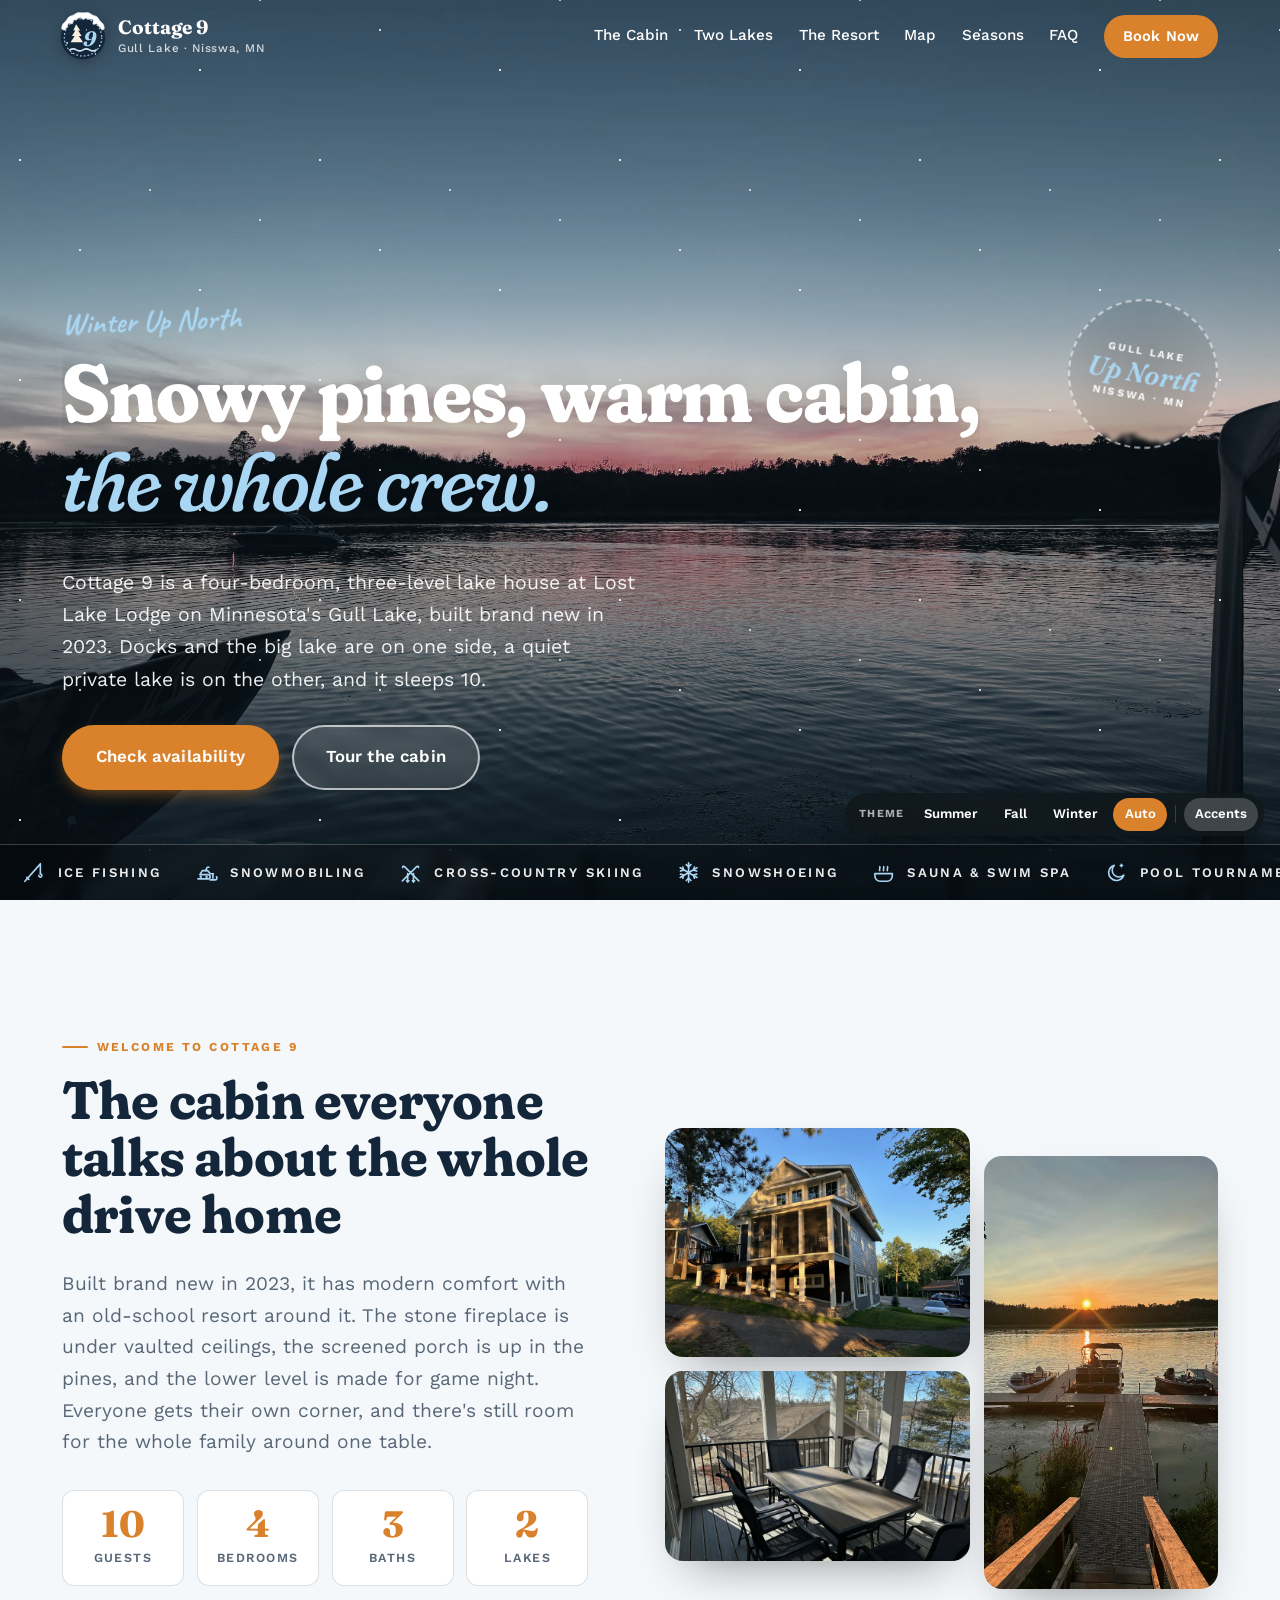
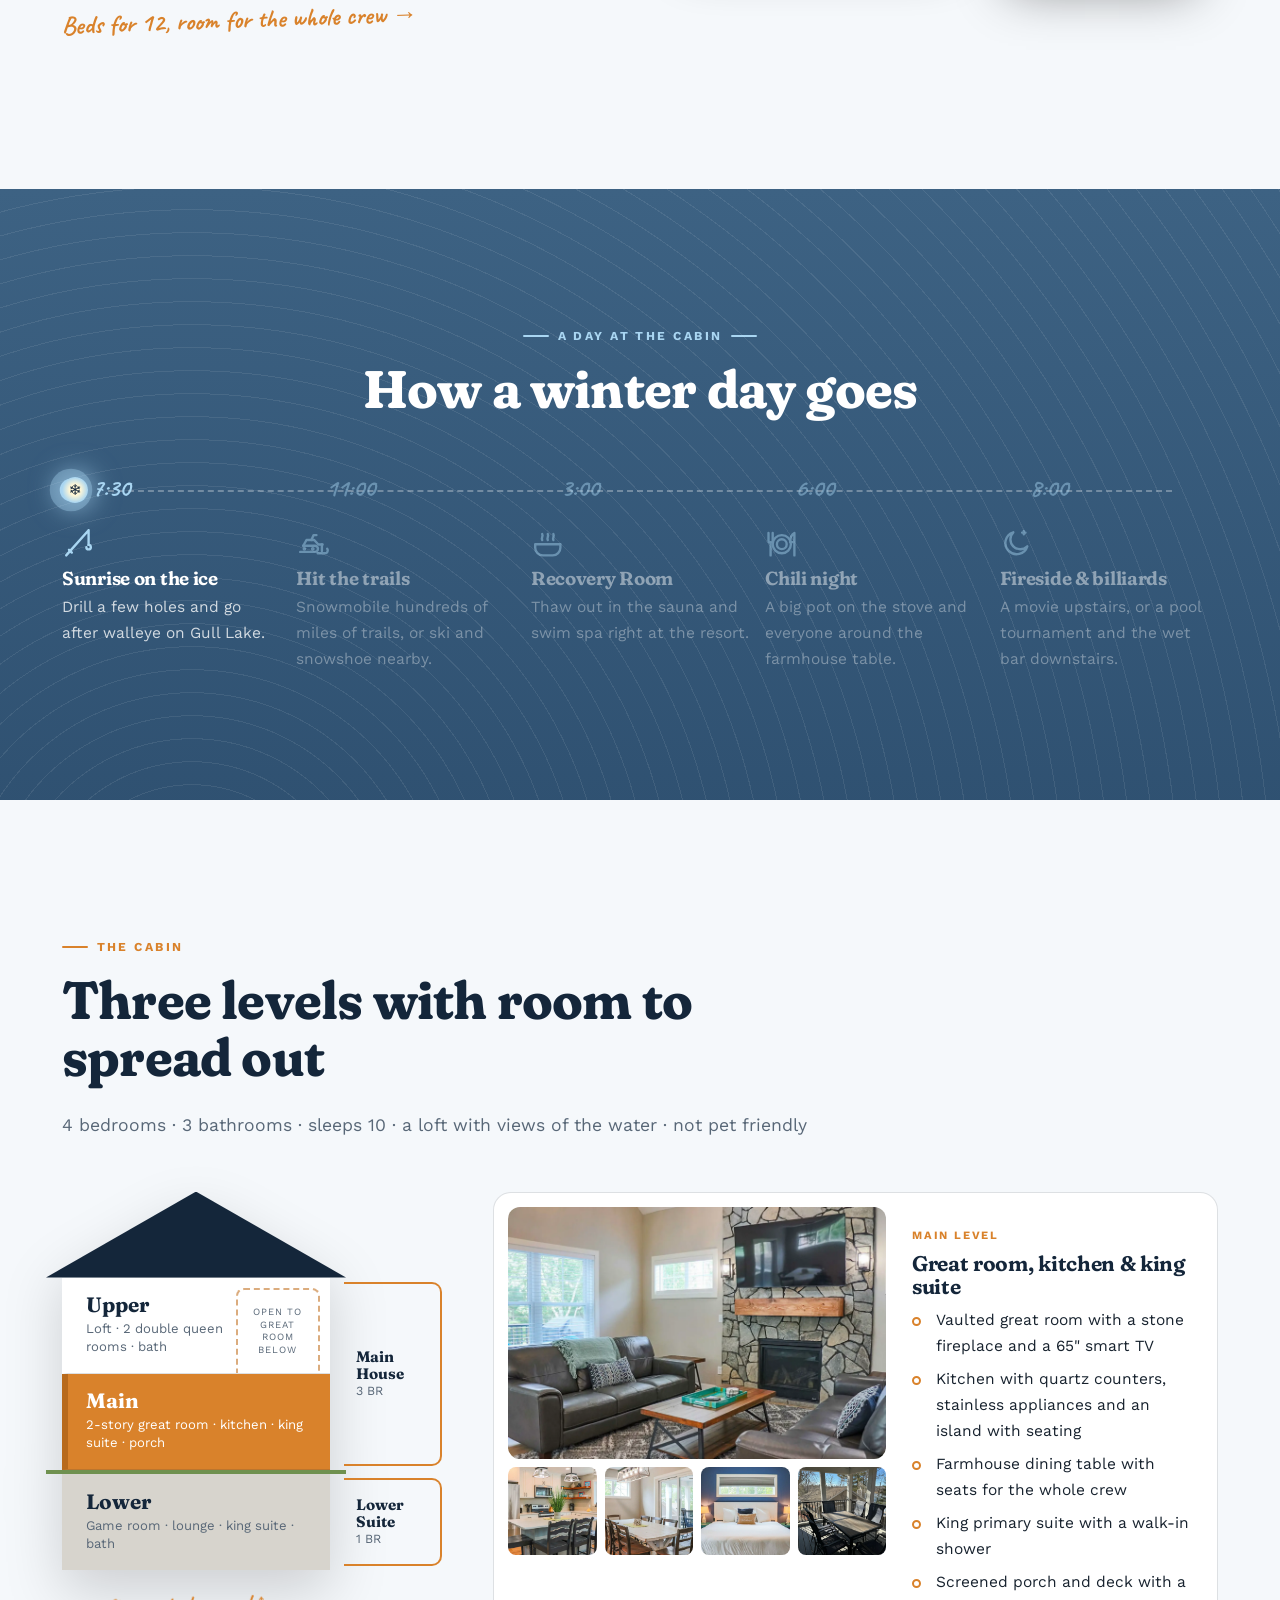
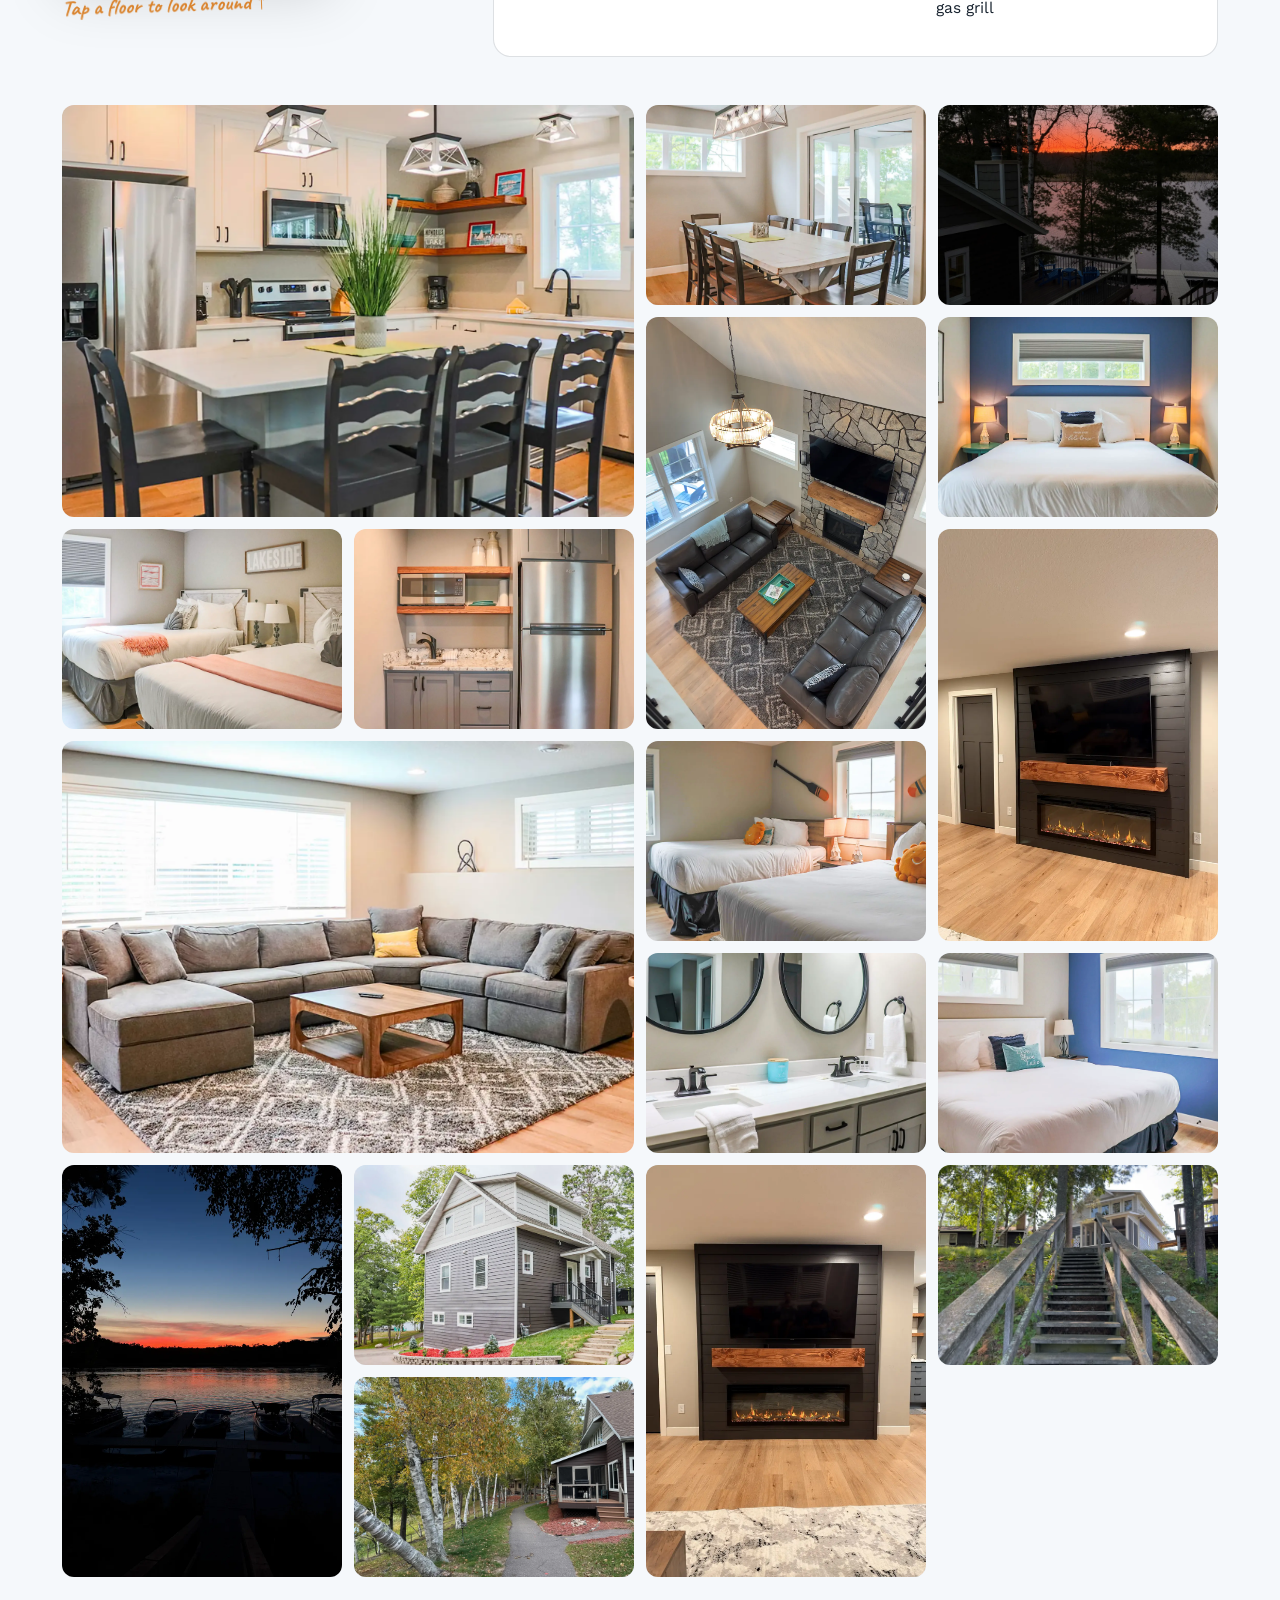
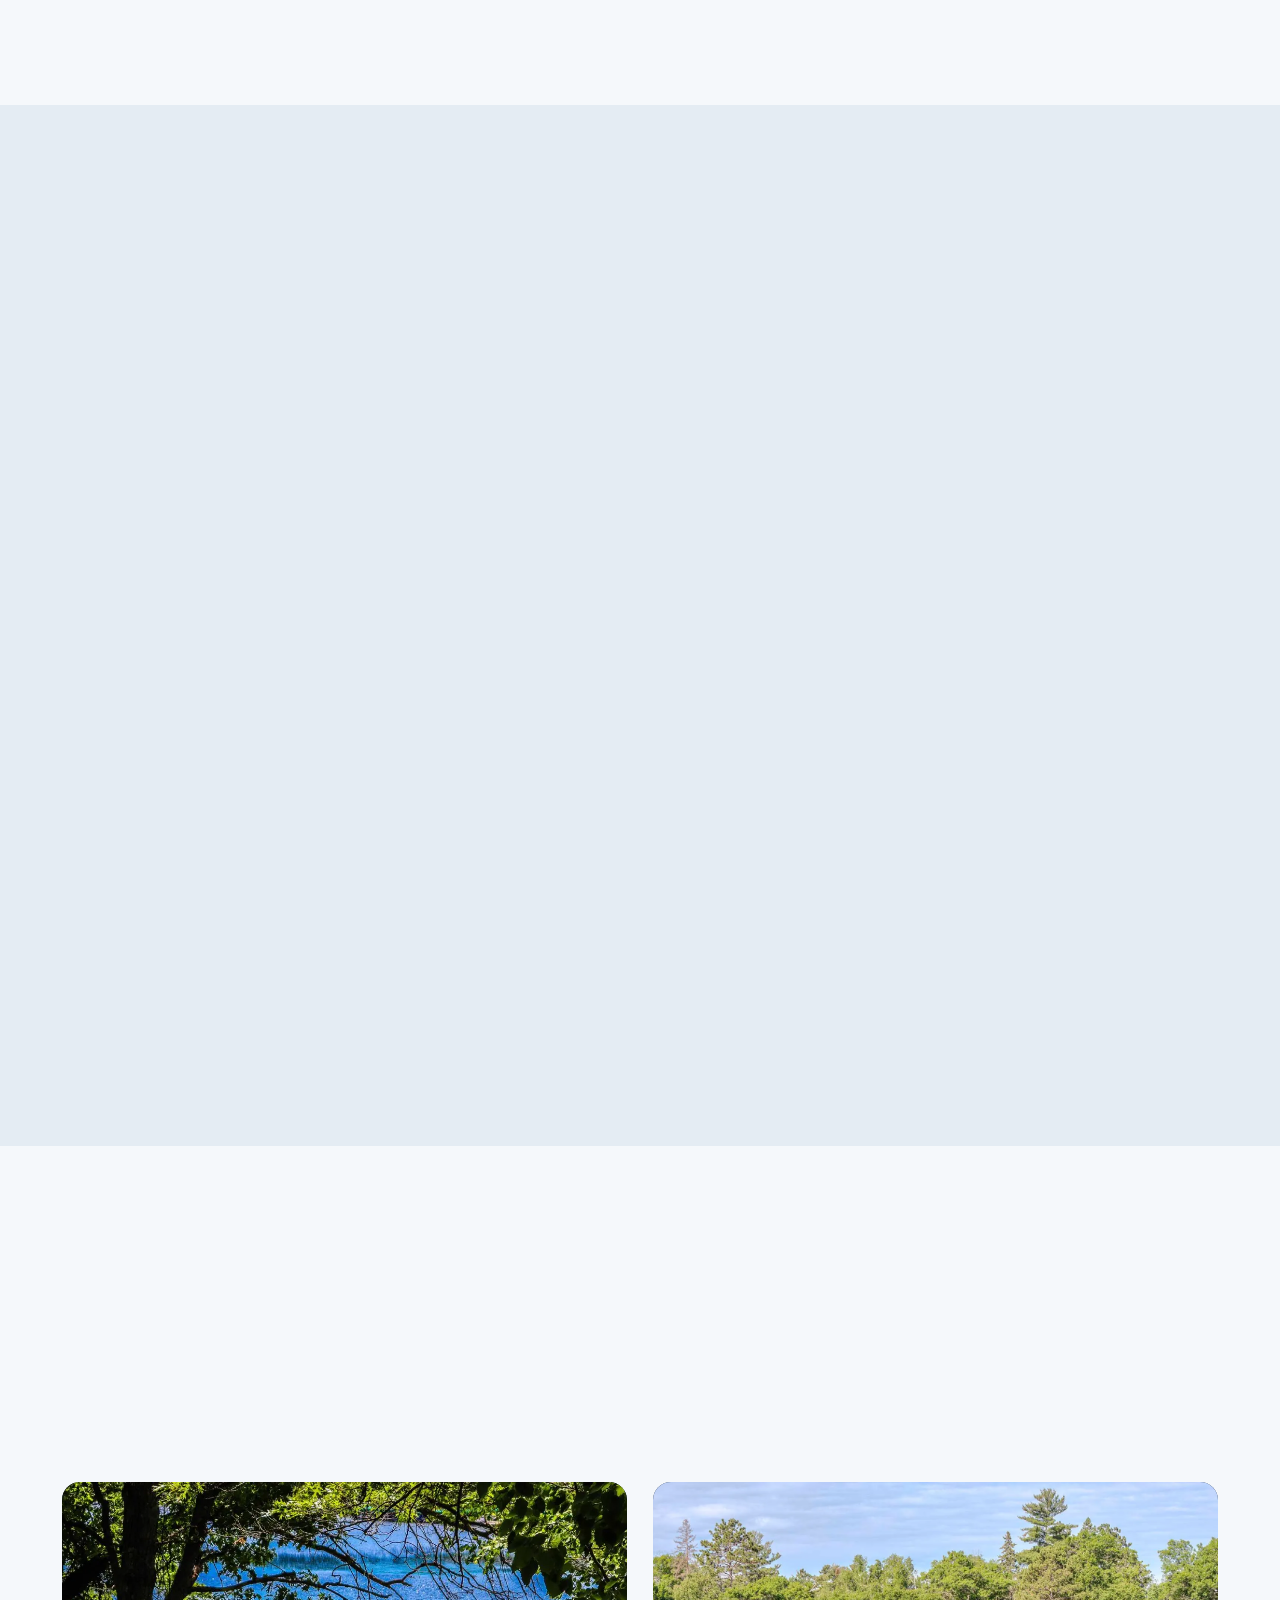
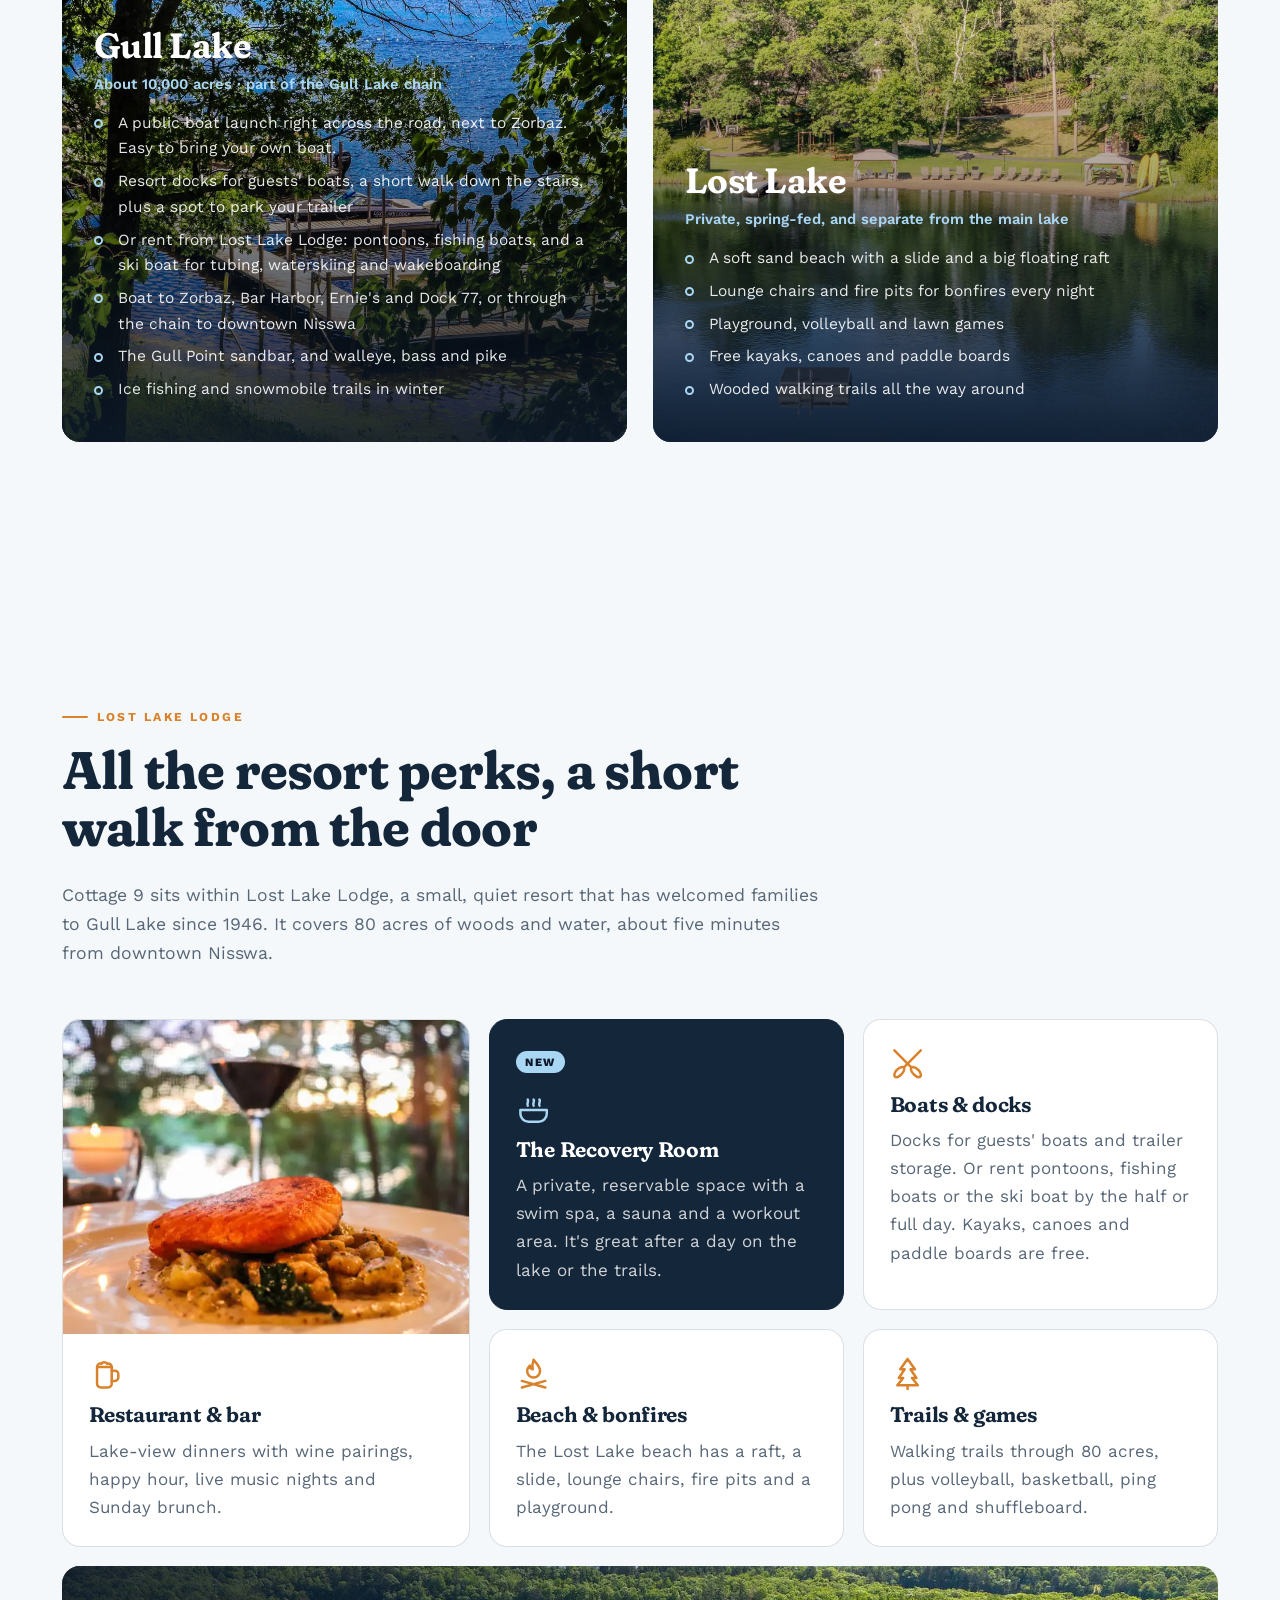
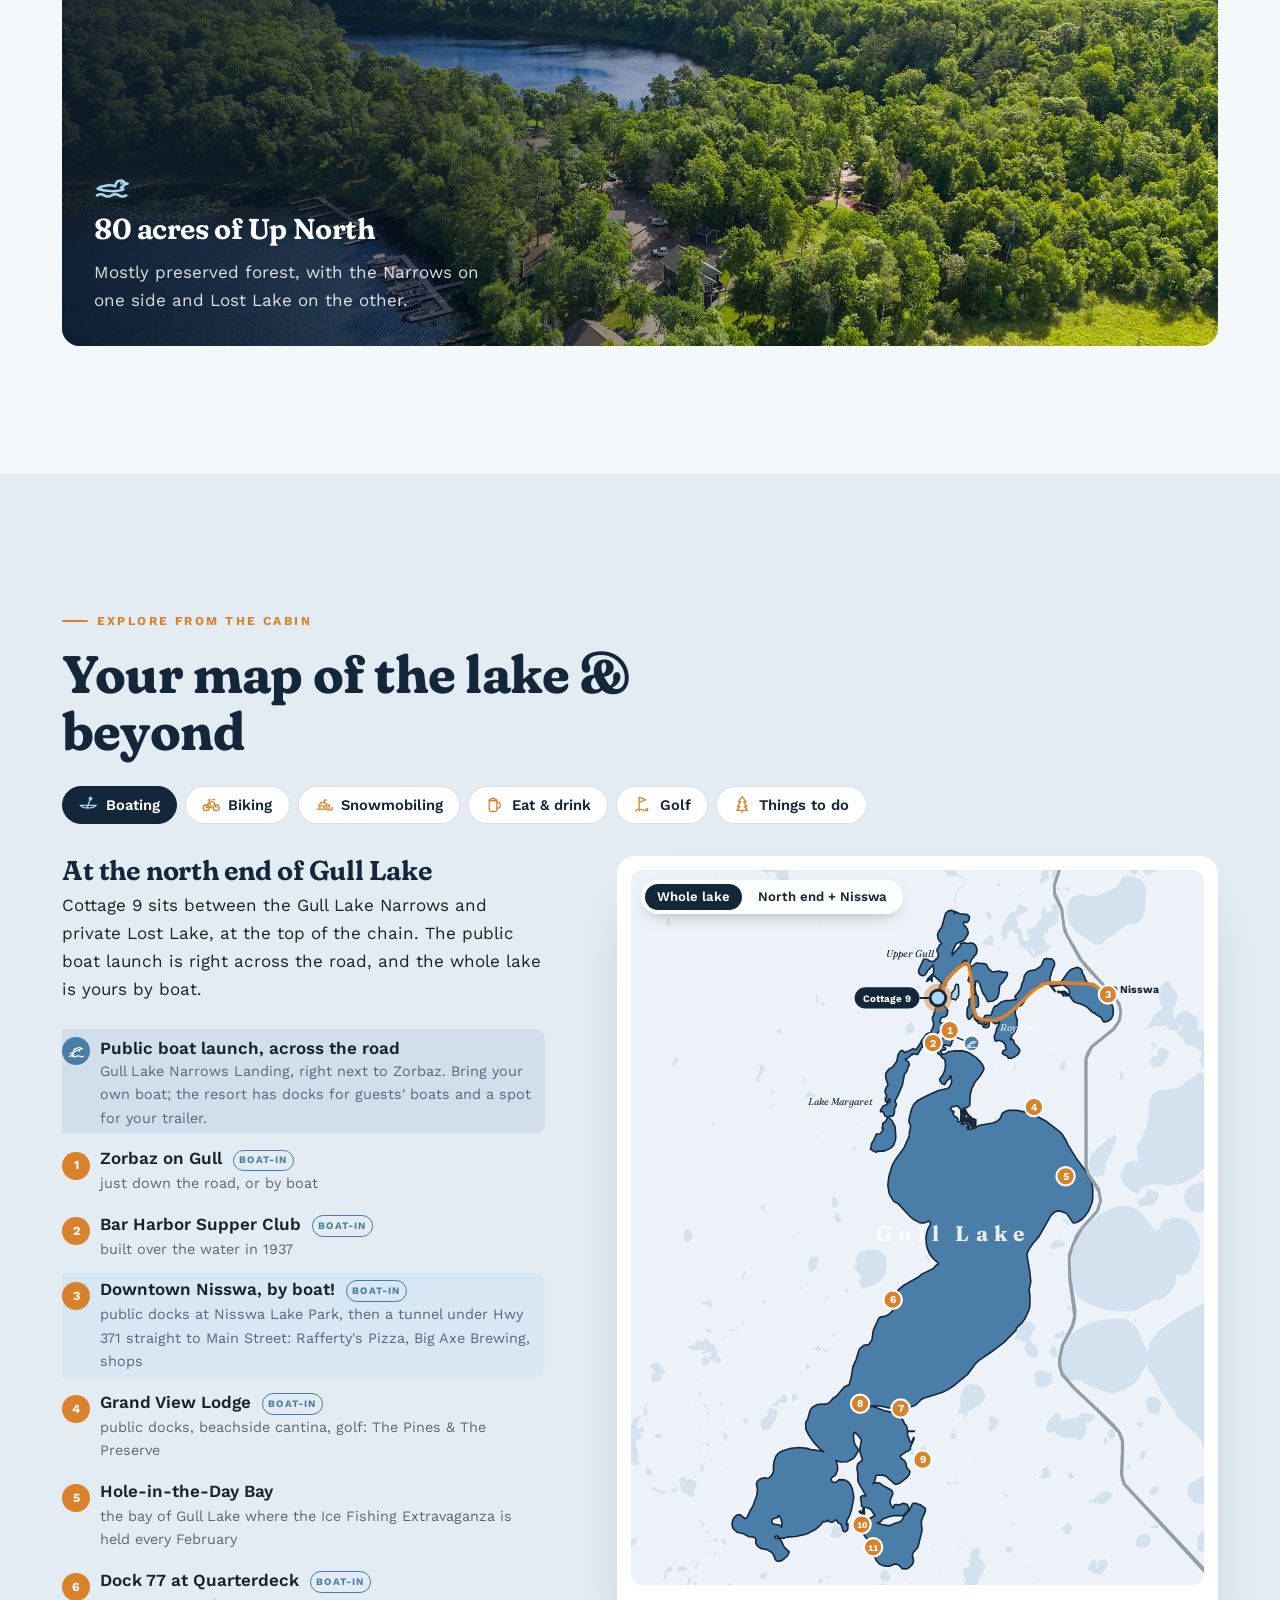
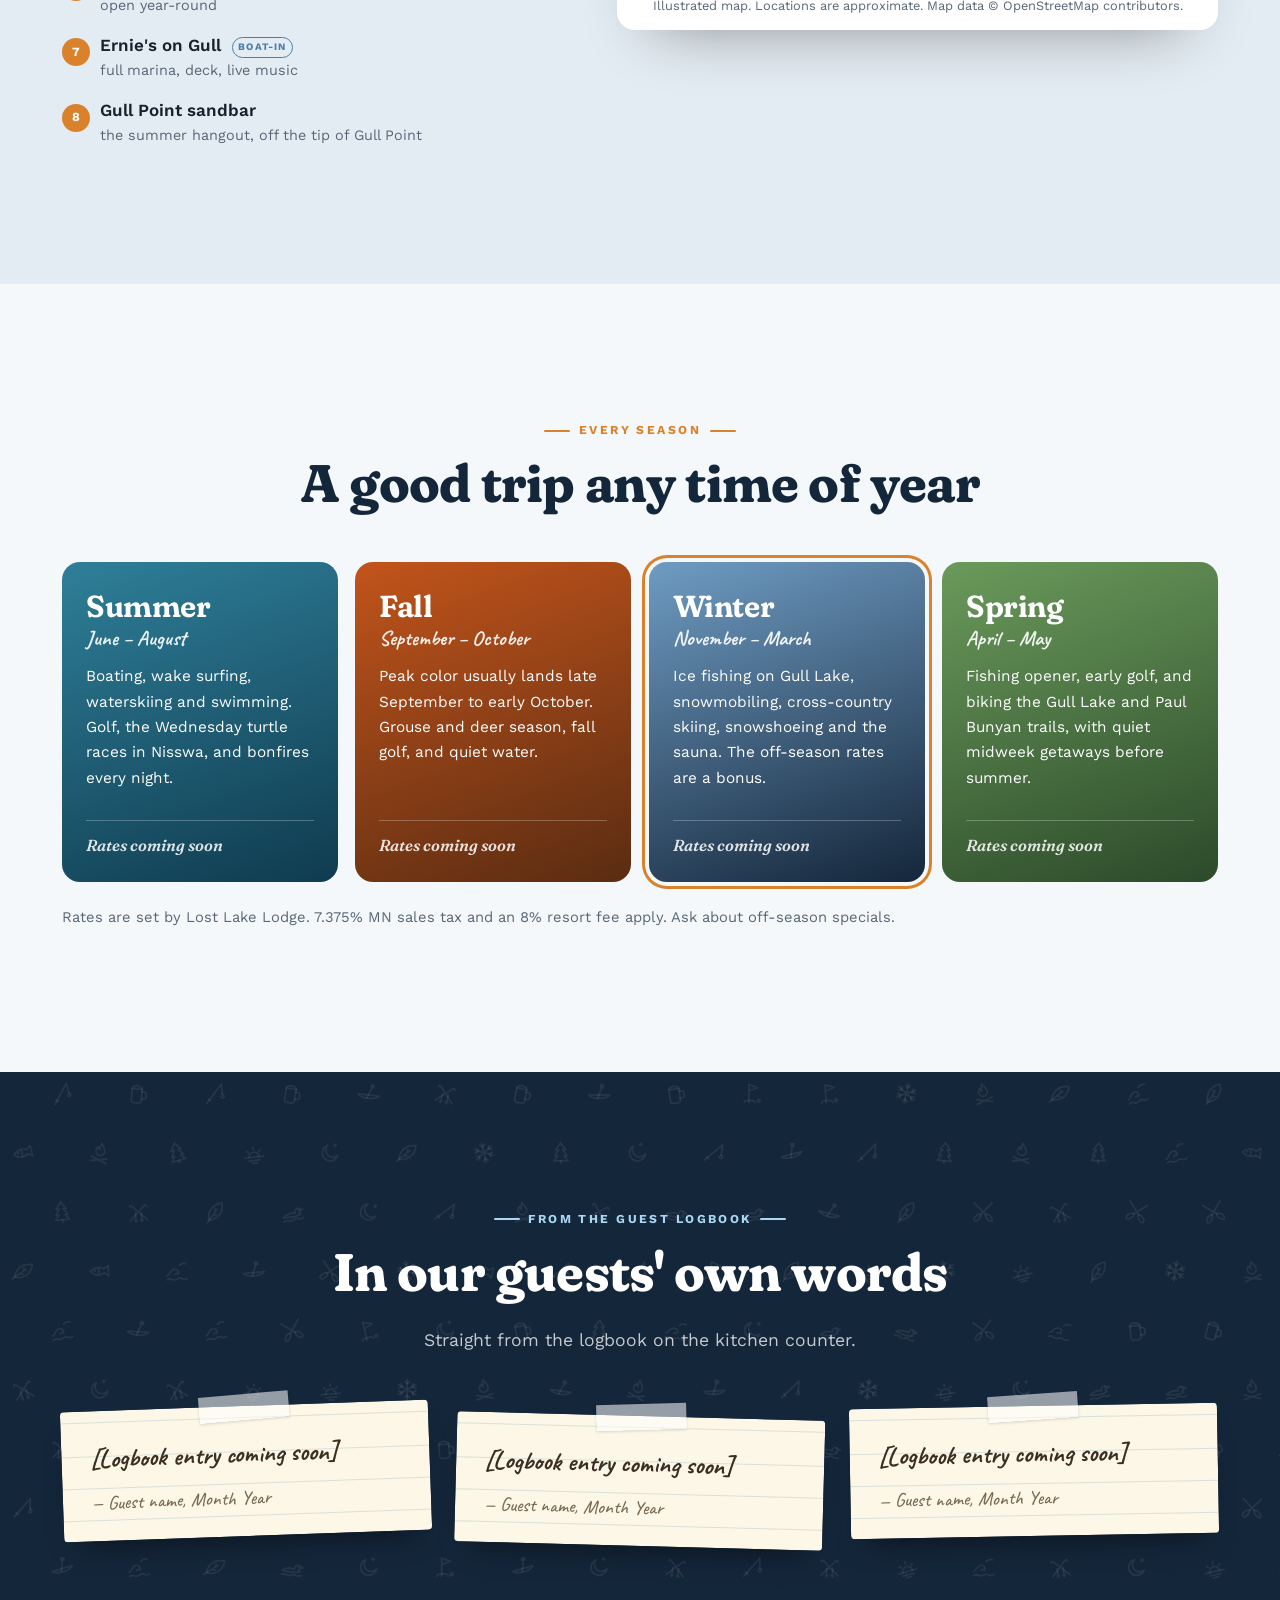
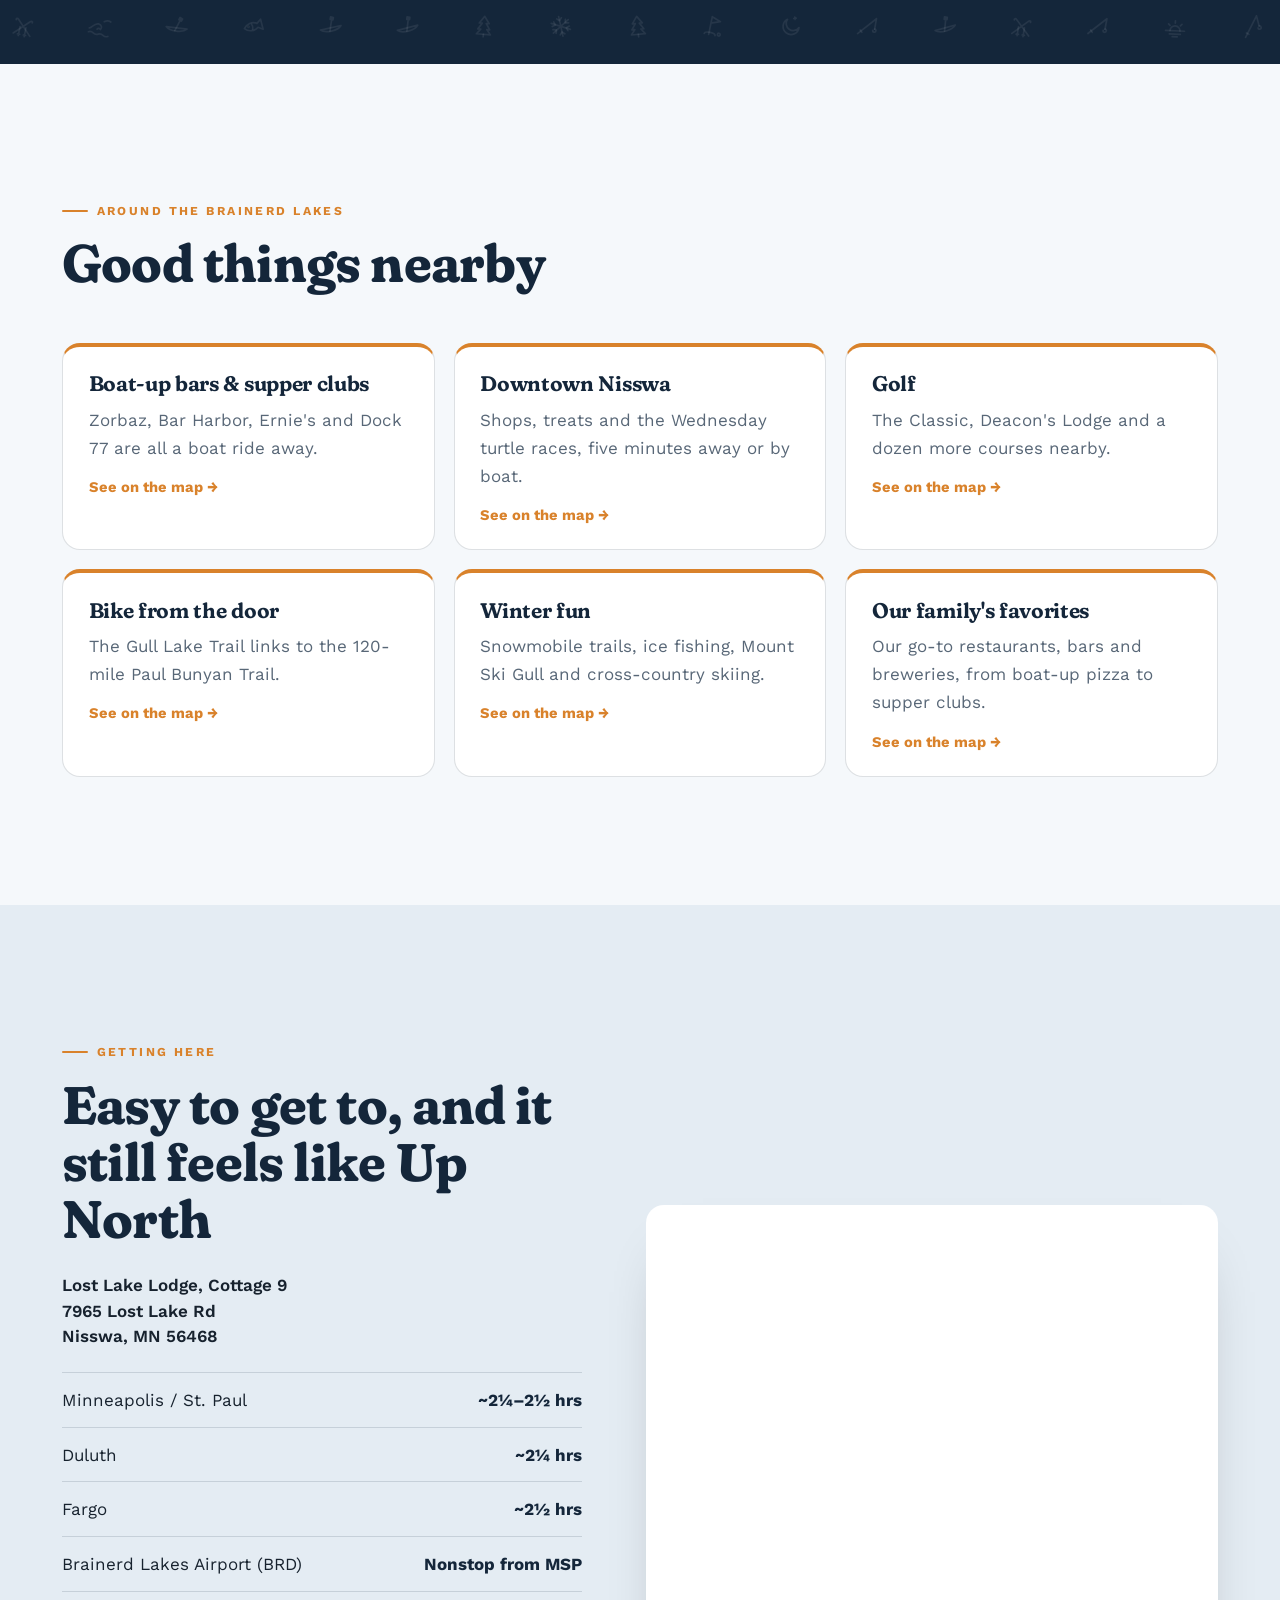
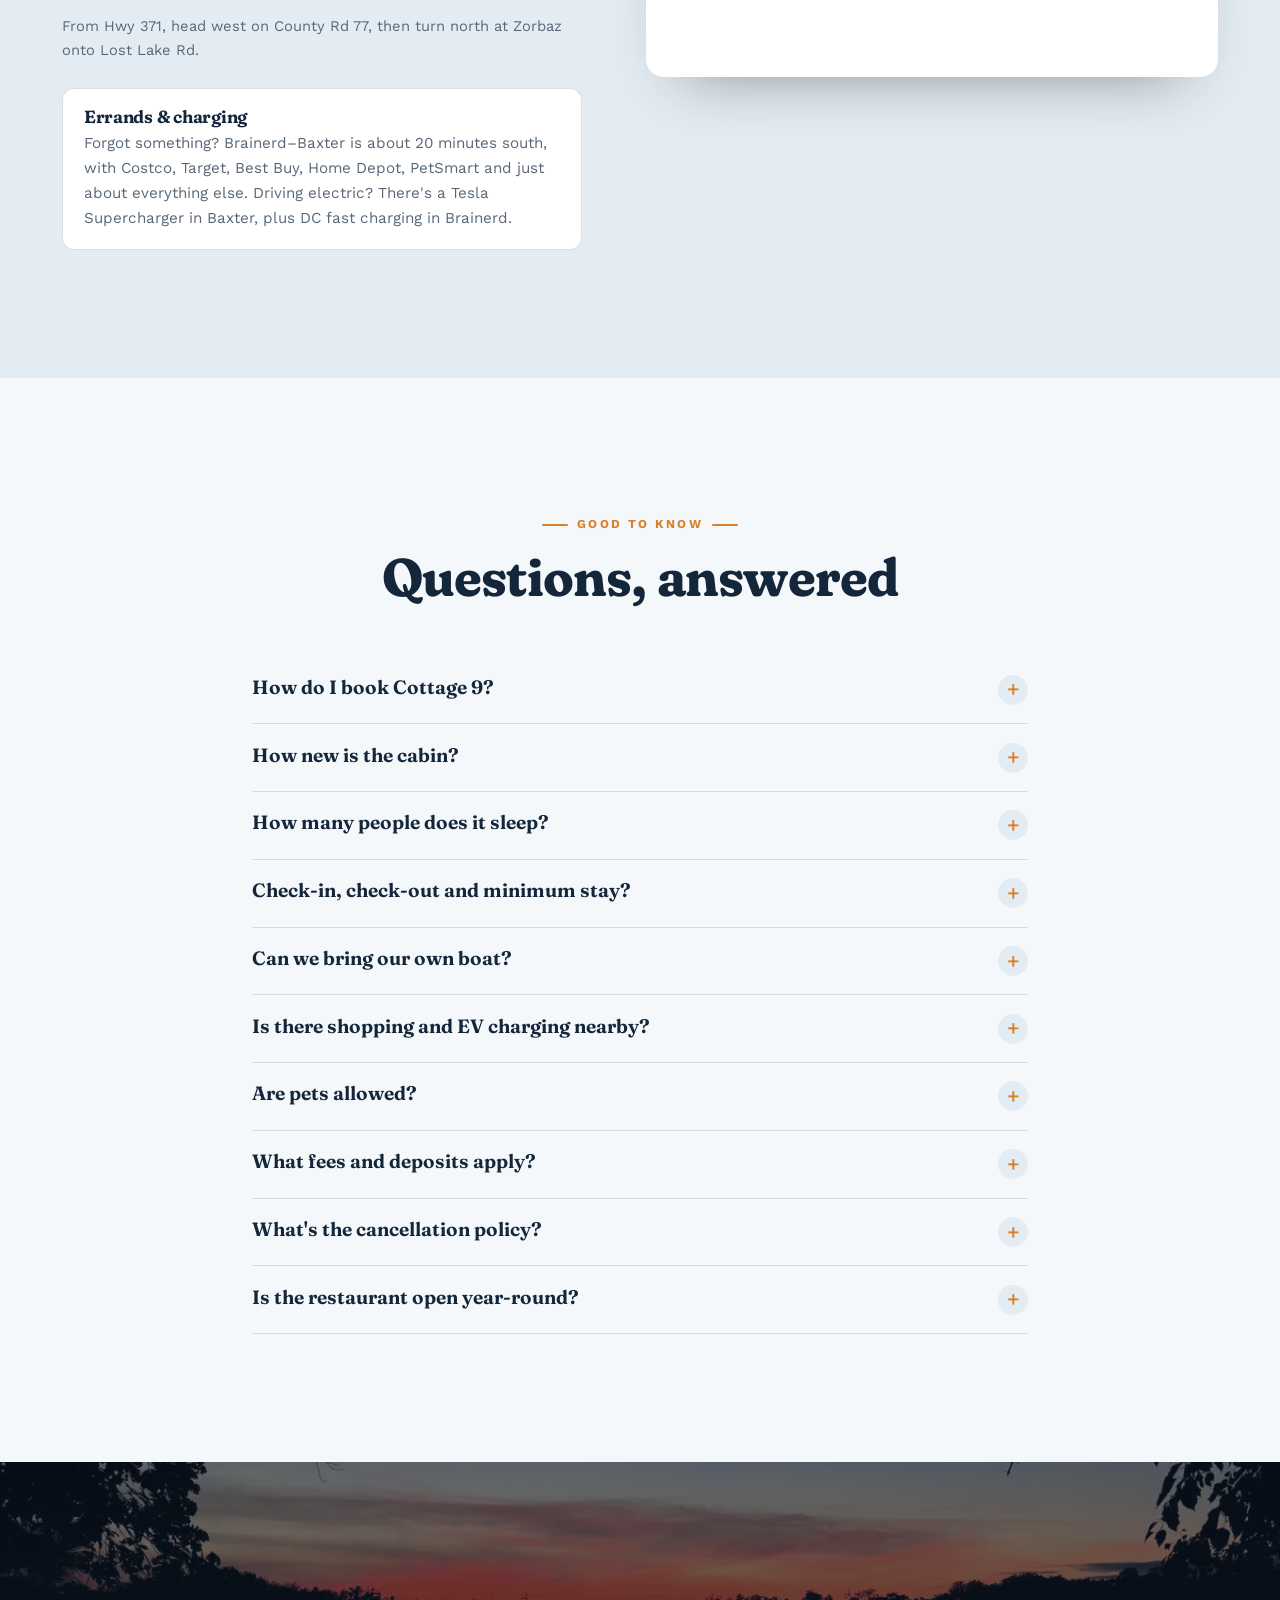
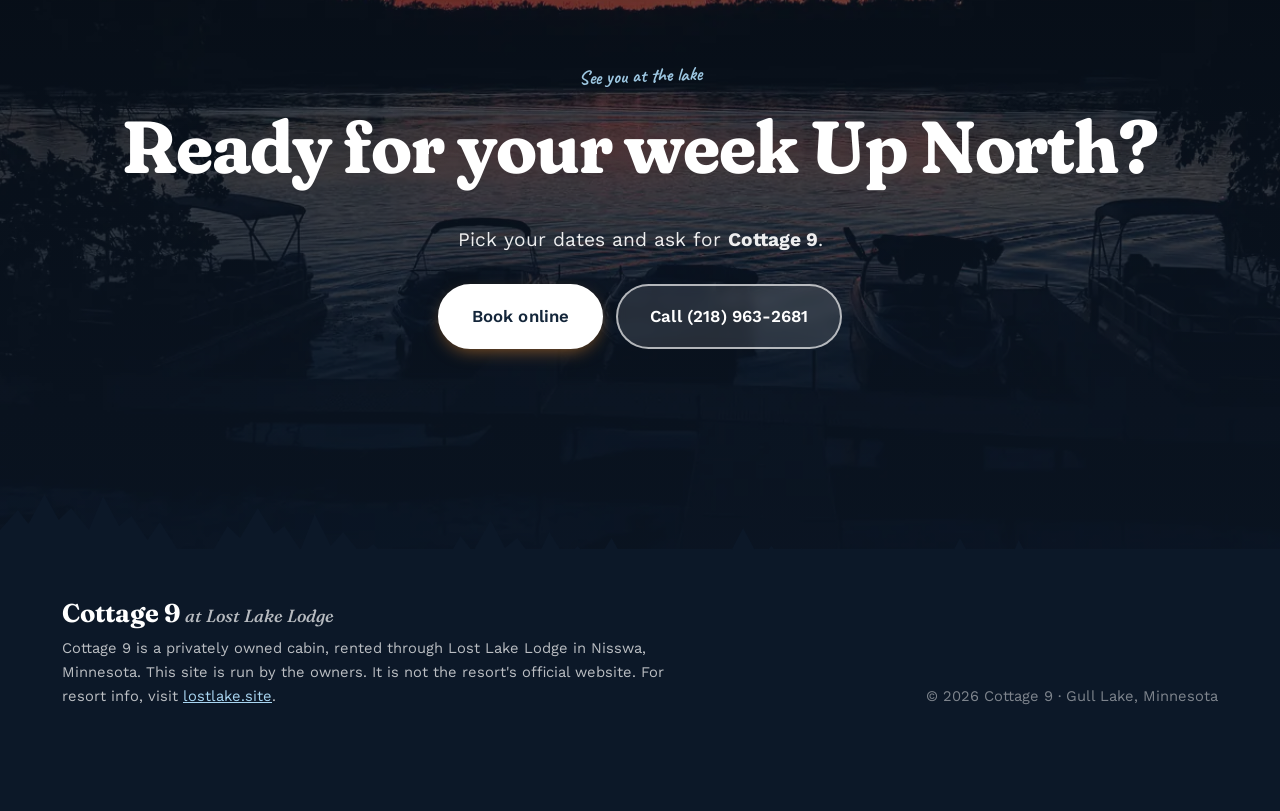
<file: versions/v4/index.html>
<!doctype html>
<html lang="en" data-season="summer">
<head>
  <meta charset="utf-8">
  <meta name="viewport" content="width=device-width, initial-scale=1, viewport-fit=cover">
  <title>Cottage 9 at Lost Lake Lodge | Gull Lake Cabin Rental, Nisswa MN · Sleeps 10</title>
  <meta name="description" content="Cottage 9 is a 4-bedroom, 3-bath lake house at Lost Lake Lodge on Gull Lake in Nisswa, Minnesota, built new in 2023. It sleeps 10 and has a game room with billiards and a wet bar, a screened porch, and two lakes out the door. Rent the whole house or split it 3BR + 1BR.">
  <link rel="canonical" href="https://lukehouge.github.io/lost-lake-cabin-9/">
  <meta property="og:type" content="website">
  <meta property="og:title" content="Cottage 9 · Up North on Gull Lake">
  <meta property="og:description" content="A 4-bedroom lake house on Gull Lake in Nisswa, MN with a screened porch, a game room, and sunsets off the dock.">
  <meta property="og:url" content="https://lukehouge.github.io/lost-lake-cabin-9/">
  <meta property="og:image" content="https://lukehouge.github.io/lost-lake-cabin-9/images/hero-summer.webp">
  <meta name="twitter:card" content="summary_large_image">
  <meta name="theme-color" content="#0f3b4f">

  <link rel="icon" id="favicon" type="image/svg+xml" href="../../assets/img/logo-summer.svg">
  <!-- Pick the season theme before first paint: ?season=summer|fall|winter overrides, then saved preview, then today's date -->
  <script>
    (function () {
      var valid = ['summer', 'fall', 'winter'];
      var q = new URLSearchParams(location.search).get('season');
      var saved = null;
      try { saved = localStorage.getItem('c9-season'); } catch (e) {}
      var m = new Date().getMonth();
      var auto = (m >= 4 && m <= 7) ? 'summer' : (m >= 8 && m <= 9) ? 'fall' : 'winter';
      var s = valid.indexOf(q) > -1 ? q : valid.indexOf(saved) > -1 ? saved : auto;
      var d = document.documentElement;
      d.dataset.season = s;
      var fav = document.getElementById('favicon');
      if (fav) fav.href = '../../assets/img/logo-' + s + '.svg';
      d.dataset.autoSeason = auto;
      var aq = new URLSearchParams(location.search).get('accents'), as = null;
      try { as = localStorage.getItem('c9-accents'); } catch (e) {}
      if (aq === 'off' || aq === '0' || (!aq && as === 'off')) d.classList.add('no-accents');
      var still = window.matchMedia && matchMedia('(prefers-reduced-motion: reduce)').matches;
      if (!still) {
        d.classList.add('motion');
        var seen = null;
        try { seen = sessionStorage.getItem('c9-intro'); sessionStorage.setItem('c9-intro', '1'); } catch (e) {}
        if (!seen) d.classList.add('intro');
      }
    })();
  </script>

  <link rel="preconnect" href="https://fonts.googleapis.com">
  <link rel="preconnect" href="https://fonts.gstatic.com" crossorigin>
  <link href="https://fonts.googleapis.com/css2?family=Caveat:wght@500;700&family=Fraunces:ital,opsz,wght,SOFT@0,9..144,500..800,50..100;1,9..144,500,100&family=Work+Sans:wght@400;500;600;700&display=swap" rel="stylesheet">
  <link rel="stylesheet" href="assets/css/site.css?v=31b6a21b">

  <script type="application/ld+json">
  {
    "@context": "https://schema.org",
    "@type": "VacationRental",
    "name": "Cottage 9 at Lost Lake Lodge",
    "description": "4-bedroom, 3-bath lake house at Lost Lake Lodge on Gull Lake in Nisswa, Minnesota. Sleeps 10.",
    "url": "https://lukehouge.github.io/lost-lake-cabin-9/",
    "image": [
      "https://lukehouge.github.io/lost-lake-cabin-9/images/hero-summer.webp",
      "https://lukehouge.github.io/lost-lake-cabin-9/images/exterior.webp",
      "https://lukehouge.github.io/lost-lake-cabin-9/images/great-room-pro.webp"
    ],
    "address": {"@type": "PostalAddress", "streetAddress": "7965 Lost Lake Rd", "addressLocality": "Nisswa", "addressRegion": "MN", "postalCode": "56468", "addressCountry": "US"},
    "containsPlace": {
      "@type": "Accommodation",
      "occupancy": {"@type": "QuantitativeValue", "maxValue": 10},
      "numberOfBedrooms": 4,
      "numberOfBathroomsTotal": 3,
      "petsAllowed": false,
      "amenityFeature": [
        {"@type": "LocationFeatureSpecification", "name": "Lake view", "value": true},
        {"@type": "LocationFeatureSpecification", "name": "Screened porch", "value": true},
        {"@type": "LocationFeatureSpecification", "name": "Fireplace", "value": true},
        {"@type": "LocationFeatureSpecification", "name": "Gas grill", "value": true},
        {"@type": "LocationFeatureSpecification", "name": "Billiards table", "value": true},
        {"@type": "LocationFeatureSpecification", "name": "Wet bar", "value": true}
      ]
    },
    "checkinTime": "16:00",
    "checkoutTime": "10:00",
    "telephone": "+1-218-963-2681"
  }
  </script>
</head>
<body>
<svg width="0" height="0" style="position:absolute" aria-hidden="true" focusable="false"><defs>
  <symbol id="i-loon" viewBox="0 0 24 24"><path d="M2.5 15.5c3-2.4 9-3 12-1.6.3-2.4 1.7-4 3.7-4 1.3 0 2.2.7 2.4 1.5l2.4.6-2.2.6c-.4 1-1.4 1.6-2.4 2 .8.4 1.3.9 1.6 1.4-3.6 1.6-11.5 1.6-17.5-.5z"/><circle cx="19" cy="11.6" r=".35" fill="currentColor"/><path d="M2 20q2.5-1.5 5 0t5 0 5 0 5 0"/></symbol>
  <symbol id="i-sunset" viewBox="0 0 24 24"><path d="M7 16.5a5 5 0 0 1 10 0"/><path d="M12 6.5v2.2M5.3 9.8l1.5 1.5M18.7 9.8l-1.5 1.5M2.5 16.5h19M6.5 19.8h11M9.5 22.5h5"/></symbol>
  <symbol id="i-oars" viewBox="0 0 24 24"><path d="M3 3l11.5 11.5M21 3L9.5 14.5"/><path d="M14.5 14.5c1.6-.6 3.6.4 5 2s2 3.6 1.2 4.3-2.6.3-4.2-1.2-2.6-3.5-2-5.1zM9.5 14.5c-1.6-.6-3.6.4-5 2s-2 3.6-1.2 4.3 2.6.3 4.2-1.2 2.6-3.5 2-5.1z"/></symbol>
  <symbol id="i-golf" viewBox="0 0 24 24"><path d="M8 21V3l9 3.2L8 9.5"/><path d="M3.5 21c0-1.2 2.5-2.2 5.5-2.2s5.5 1 5.5 2.2"/><circle cx="18" cy="19.2" r="1.4"/></symbol>
  <symbol id="i-skis" viewBox="0 0 24 24"><path d="M3.5 20.5 18 6c1-1 2.6-.6 2.2.8M20.5 20.5 6 6c-1-1-2.6-.6-2.2.8"/><path d="M9 22v-9M15 22v-9M7.8 20.5h2.4M13.8 20.5h2.4"/></symbol>
  <symbol id="i-fish" viewBox="0 0 24 24"><path d="M2.5 12c3-4 9.5-5.2 13.5-2l4.5-3.2v10.4L16 14c-4 3.2-10.5 2-13.5-2z"/><circle cx="7" cy="11.2" r=".5" fill="currentColor"/><path d="M10.5 9.5c.8 1.6.8 3.4 0 5"/></symbol>
  <symbol id="i-fire" viewBox="0 0 24 24"><path d="M12 2.5c2.2 3 4.4 4.6 4.4 7.8a4.4 4.4 0 0 1-8.8 0c0-1.8.9-2.9 1.8-3.8.2 1.5 1 2.4 2 2.6-.5-2.4 0-4.8.6-6.6z"/><path d="M4 21.5l16-4.5M4 17l16 4.5"/></symbol>
  <symbol id="i-snow" viewBox="0 0 24 24"><path d="M12 2v20M3.3 7l17.4 10M3.3 17l17.4-10"/><path d="M9.6 3.8 12 6.2l2.4-2.4M9.6 20.2 12 17.8l2.4 2.4M3.6 10.4l3.3-.9-.9-3.3M20.4 13.6l-3.3.9.9 3.3M3.6 13.6l3.3.9-.9 3.3M20.4 10.4l-3.3-.9.9-3.3"/></symbol>
  <symbol id="i-pine" viewBox="0 0 24 24"><path d="M12 2l5 7h-3l4 6h-3l4 5H5l4-5H6l4-6H7z"/><path d="M12 20v2.5"/></symbol>
  <symbol id="i-canoe" viewBox="0 0 24 24"><path d="M1.5 13.5c4 4.5 17 4.5 21 0z"/><path d="M15.5 3.5l-5 13M14.2 2.8l2.6 1.2-.9 2.2-2.6-1.1z"/></symbol>
  <symbol id="i-leaf" viewBox="0 0 24 24"><path d="M4.5 19.5C4.5 10.5 10 4 20 4c0 10-6 15.5-15.5 15.5z"/><path d="M4.5 19.5 14.5 9.5M9 15h4M12 12V8.5M2.5 21.5l2-2"/></symbol>
  <symbol id="i-mug" viewBox="0 0 24 24"><path d="M5.5 7.5h10v11.5a2.5 2.5 0 0 1-2.5 2.5H8a2.5 2.5 0 0 1-2.5-2.5z"/><path d="M15.5 10h2.2a2.3 2.3 0 0 1 2.3 2.3v2.4a2.3 2.3 0 0 1-2.3 2.3h-2.2"/><path d="M5.5 7.5c0-1.7 1.4-2.8 2.9-2.2.9-1.4 3-1.4 3.9 0 1.5-.6 3.2.5 3.2 2.2"/></symbol>
  <symbol id="i-coffee" viewBox="0 0 24 24"><path d="M4 10h12v6a5 5 0 0 1-5 5H9a5 5 0 0 1-5-5z"/><path d="M16 11.5h1.5a2.5 2.5 0 0 1 0 5H16"/><path d="M8 7c-.8-1.2.8-2 0-3.5M12 7c-.8-1.2.8-2 0-3.5"/></symbol>
  <symbol id="i-rod" viewBox="0 0 24 24"><path d="M3 21 19 3M19 3v10.5"/><path d="M19 13.5a1.6 1.6 0 1 1-1.6 1.6"/><path d="M5 17l2 2"/></symbol>
  <symbol id="i-sled" viewBox="0 0 24 24"><path d="M3 18.5h10.5a2.2 2.2 0 0 0 0-4.4H5.2"/><path d="M5.2 14.1 7.5 10h5.5l3 3.2h3"/><path d="M11 10l1.6-3.5h2"/><path d="M18.5 13.2v4.6M15.5 19.5h5.2a2 2 0 0 0 1.6-3.2"/><circle cx="6" cy="16.3" r=".5" fill="currentColor"/><circle cx="12" cy="16.3" r=".5" fill="currentColor"/></symbol>
  <symbol id="i-wave" viewBox="0 0 24 24"><path d="M2 16c2.5 0 3.5-6 8-6 3.4 0 4.6 3.2 3.2 5-1.1-1-2.6-.9-3.4.4"/><path d="M2 20q2.5-1.5 5 0t5 0 5 0 5 0"/><path d="M15 6.5c2-1.7 4.6-2 6.5-1.3"/></symbol>
  <symbol id="i-moon" viewBox="0 0 24 24"><path d="M19.5 14.5A8 8 0 1 1 9.5 4.5a6.4 6.4 0 0 0 10 10z"/><path d="M17 3.5v2.4M15.8 4.7h2.4"/></symbol>
  <symbol id="i-tub" viewBox="0 0 24 24"><path d="M3 13h18v2.5a5.5 5.5 0 0 1-5.5 5.5h-7A5.5 5.5 0 0 1 3 15.5z"/><path d="M8 10c-1-1.5 1-2.5 0-4.2M12 10c-1-1.5 1-2.5 0-4.2M16 10c-1-1.5 1-2.5 0-4.2"/></symbol>
  <symbol id="i-car" viewBox="0 0 24 24"><path d="M3 16.5V13l2-4.5h11l3 4.5h2v3.5"/><circle cx="7" cy="17" r="1.8"/><circle cx="17" cy="17" r="1.8"/><path d="M8.8 17h6.4M6 12.5h12"/></symbol>
  <symbol id="i-plate" viewBox="0 0 24 24"><circle cx="12" cy="13" r="6.5"/><circle cx="12" cy="13" r="3.5"/><path d="M2.5 5v5.5a1.5 1.5 0 0 0 3 0V5M4 11.5V21M21 21V5c-2 1-3 3-3 6.5h3"/></symbol>
  <symbol id="i-bike" viewBox="0 0 24 24"><circle cx="5.5" cy="16.5" r="3.8"/><circle cx="18.5" cy="16.5" r="3.8"/><path d="M5.5 16.5 9.5 9h6l3 7.5M9.5 9l3.2 7.5h-7.2M14 6h2.5M8 6.5h3"/></symbol>
  <symbol id="i-launch" viewBox="0 0 24 24"><path d="M2 20.5q2.5-1.5 5 0t5 0 5 0 5 0"/><path d="M3 16.5 21 9"/><path d="M8 13.5c0-2.3 1.6-3.9 4-4.5l4.5-1.2c1.3-.3 2.1.9 1.4 2L16 13"/><circle cx="7" cy="17.8" r="1.4"/></symbol>
</defs></svg>

<a class="skip" href="#main">Skip to content</a>

<header class="site-header" id="top">
  <div class="wrap header-inner">
    <a class="brand" href="#top" aria-label="Cottage 9, back to top">
      <span class="brand-badge" aria-hidden="true"><svg class="logo" viewBox="-7 -9 78 78" aria-hidden="true"><g data-only="summer"><g stroke="#ffc857" stroke-width="2.2" stroke-linecap="round"><line x1="46.5" y1="0.5" x2="43.0" y2="-1.5"/><line x1="50.5" y1="-3.5" x2="48.5" y2="-7.0"/><line x1="56.0" y1="-5.0" x2="56.0" y2="-9.0"/><line x1="61.5" y1="-3.5" x2="63.5" y2="-7.0"/><line x1="65.5" y1="0.5" x2="69.0" y2="-1.5"/><line x1="67.0" y1="6.0" x2="71.0" y2="6.0"/><line x1="65.5" y1="11.5" x2="69.0" y2="13.5"/></g><circle cx="56" cy="6" r="8.5" fill="#ffc857"/><circle cx="32" cy="32" r="32" fill="#0f3b4f"/><circle cx="32" cy="32" r="27" fill="none" stroke="#ffc857" stroke-width="1.6" stroke-dasharray="2.5 3"/><path d="M22 13 28 22h-3l5 8h-4l6 9H14l6-9h-4l5-8h-3z" fill="#f7efe1"/><text x="42" y="44" text-anchor="middle" font-family="Fraunces, Georgia, 'Times New Roman', serif" font-style="italic" font-weight="700" font-size="30" fill="#ffc857">9</text><path d="M13 50q4.75-3 9.5 0t9.5 0 9.5 0 9.5 0" fill="none" stroke="#7fc4d6" stroke-width="2.4" stroke-linecap="round"/></g><g data-only="fall"><circle cx="32" cy="32" r="32" fill="#2b2a1e"/><circle cx="32" cy="32" r="27" fill="none" stroke="#f0a73a" stroke-width="1.6" stroke-dasharray="2.5 3"/><path d="M22 13 28 22h-3l5 8h-4l6 9H14l6-9h-4l5-8h-3z" fill="#f7efe1"/><text x="42" y="44" text-anchor="middle" font-family="Fraunces, Georgia, 'Times New Roman', serif" font-style="italic" font-weight="700" font-size="30" fill="#e07a2e">9</text><path d="M13 50q4.75-3 9.5 0t9.5 0 9.5 0 9.5 0" fill="none" stroke="#8fb3a8" stroke-width="2.4" stroke-linecap="round"/><g transform="translate(55 6) rotate(28) scale(1.15)"><path d="M0 -10C1 -7 3 -6 6 -7C5 -4 6 -2 9 -1C6 0 5 2 6 5C3 4 1 5 0 9C-1 5 -3 4 -6 5C-5 2 -6 0 -9 -1C-6 -2 -5 -4 -6 -7C-3 -6 -1 -7 0 -10Z" fill="#d9622b"/><path d="M0 -5V13" stroke="#7a3214" stroke-width=".9" stroke-linecap="round"/></g><g transform="translate(5 52) rotate(-35) scale(.7)"><path d="M0 -10C1 -7 3 -6 6 -7C5 -4 6 -2 9 -1C6 0 5 2 6 5C3 4 1 5 0 9C-1 5 -3 4 -6 5C-5 2 -6 0 -9 -1C-6 -2 -5 -4 -6 -7C-3 -6 -1 -7 0 -10Z" fill="#e9a23b"/><path d="M0 -5V13" stroke="#8a5a14" stroke-width="1.1" stroke-linecap="round"/></g></g><g data-only="winter"><circle cx="32" cy="32" r="32" fill="#14263a"/><circle cx="32" cy="32" r="27" fill="none" stroke="#a9d6f2" stroke-width="1.6" stroke-dasharray="2.5 3"/><path d="M22 13 28 22h-3l5 8h-4l6 9H14l6-9h-4l5-8h-3z" fill="#f7efe1"/><text x="42" y="44" text-anchor="middle" font-family="Fraunces, Georgia, 'Times New Roman', serif" font-style="italic" font-weight="700" font-size="30" fill="#a9d6f2">9</text><path d="M13 50q4.75-3 9.5 0t9.5 0 9.5 0 9.5 0" fill="none" stroke="#cfe6f5" stroke-width="2.4" stroke-linecap="round"/><path d="M1.3 19.6C0.8 18.2 1.8 14.8 2.8 12.8C3.9 10.9 6.1 9.7 7.6 7.9C9.1 6.1 10.1 3.5 11.9 2.2C13.7 0.8 16.3 0.5 18.4 -0.5C20.6 -1.5 22.5 -3.4 24.8 -3.9C27.1 -4.4 29.6 -3.5 32.0 -3.5C34.4 -3.5 36.9 -4.4 39.2 -3.9C41.5 -3.4 43.4 -1.5 45.6 -0.5C47.7 0.5 50.3 0.8 52.1 2.2C53.9 3.5 54.9 6.1 56.4 7.9C57.9 9.7 60.1 10.9 61.2 12.8C62.2 14.8 63.0 18.2 62.7 19.6C62.3 21.0 60.0 21.3 59.1 21.1C58.1 20.8 57.6 18.9 56.8 17.9C55.9 17.0 54.9 16.2 54.1 15.3C53.2 14.4 53.1 12.7 51.9 12.4C50.6 12.0 47.5 14.0 46.6 13.1C45.8 12.2 47.3 8.0 46.7 6.8C46.0 5.6 44.2 6.1 42.9 5.9C41.7 5.6 40.4 5.6 39.2 5.3C38.0 5.1 36.9 4.1 35.7 4.2C34.5 4.3 33.3 6.2 32.0 6.0C30.7 5.8 29.4 3.4 28.2 3.2C27.0 3.0 25.8 4.3 24.7 4.8C23.5 5.4 22.5 6.1 21.4 6.5C20.2 7.0 18.6 6.6 17.8 7.6C17.0 8.6 17.8 11.6 16.7 12.3C15.7 13.0 12.6 11.2 11.4 11.6C10.2 12.1 10.3 14.0 9.7 15.1C9.1 16.2 8.6 17.3 8.0 18.4C7.3 19.4 6.8 21.2 5.7 21.4C4.6 21.6 1.8 21.0 1.3 19.6Z" fill="#ffffff" stroke="#dbe9f3" stroke-width=".8" stroke-linejoin="round"/><g fill="#ffffff"><circle cx="9" cy="40" r="1.3"/><circle cx="56" cy="44" r="1.1"/><circle cx="50" cy="56" r="1"/><circle cx="16" cy="55" r=".9"/><circle cx="37" cy="21" r=".9"/></g></g></svg></span>
      <span class="brand-text">Cottage&nbsp;9<small>Gull Lake · Nisswa, MN</small></span>
    </a>
    <button class="nav-toggle" aria-expanded="false" aria-controls="site-nav"><span></span><span class="sr">Menu</span></button>
    <nav id="site-nav" class="site-nav" aria-label="Main">
      <a href="#cabin">The Cabin</a>
      <a href="#lakes">Two Lakes</a>
      <a href="#resort">The Resort</a>
      <a href="#map">Map</a>
      <a href="#seasons">Seasons</a>
      <a href="#faq">FAQ</a>
      <a class="btn btn-sm" href="#book">Book Now</a>
    </nav>
  </div>
</header>

<main id="main">

<!-- ============ HERO ============ -->
<section class="hero">
  <div class="hero-bg" aria-hidden="true"></div>
  <div class="leaves" aria-hidden="true"></div>
  <div class="flurry" aria-hidden="true"></div>
  <div class="snow" aria-hidden="true"></div>
  <div class="wrap hero-inner">
    <div class="stamp" aria-hidden="true">
      <span>Gull Lake</span><strong>Up North</strong><span>Nisswa · MN</span>
    </div>
    <p class="kicker">
      <span data-only="summer">Summer at the lake</span>
      <span data-only="fall">Fall on Gull Lake</span>
      <span data-only="winter">Winter Up North</span>
    </p>
    <h1>
      <span data-only="summer"><span class="line"><span>Long days on the water,</span></span><span class="line"><span><em>bonfire nights.</em></span></span></span>
      <span data-only="fall"><span class="line"><span>Gold leaves, quiet water,</span></span><span class="line"><span><em>a fire going.</em></span></span></span>
      <span data-only="winter"><span class="line"><span>Snowy pines, warm cabin,</span></span><span class="line"><span><em>the whole crew.</em></span></span></span>
    </h1>
    <p class="hero-lede">Cottage 9 is a four-bedroom, three-level lake house at Lost Lake Lodge on Minnesota's Gull Lake, built brand new in 2023. Docks and the big lake are on one side, a quiet private lake is on the other, and it sleeps 10.</p>
    <div class="hero-ctas">
      <a class="btn btn-lg" href="#book">Check availability</a>
      <a class="btn btn-lg btn-glass" href="#cabin">Tour the cabin</a>
    </div>
  </div>
  <div class="ticker" aria-label="Things to do">
    <div class="ticker-track" data-only="summer">
      <span><svg class="ico acc" aria-hidden="true"><use href="#i-canoe"/></svg>Pontoon cruises</span><span><svg class="ico acc" aria-hidden="true"><use href="#i-wave"/></svg>Wake surfing</span><span><svg class="ico acc" aria-hidden="true"><use href="#i-wave"/></svg>Waterskiing</span><span><svg class="ico acc" aria-hidden="true"><use href="#i-sunset"/></svg>Sandbar afternoons</span><span><svg class="ico acc" aria-hidden="true"><use href="#i-golf"/></svg>Tee times</span><span><svg class="ico acc" aria-hidden="true"><use href="#i-fish"/></svg>Walleye at dusk</span><span><svg class="ico acc" aria-hidden="true"><use href="#i-oars"/></svg>Paddle boards</span><span><svg class="ico acc" aria-hidden="true"><use href="#i-mug"/></svg>Boat-up burgers</span><span><svg class="ico acc" aria-hidden="true"><use href="#i-fire"/></svg>Bonfires</span><span><svg class="ico acc" aria-hidden="true"><use href="#i-pine"/></svg>Screened-porch cards</span><span><svg class="ico acc" aria-hidden="true"><use href="#i-bike"/></svg>Bike the Gull Lake Trail</span>
      <span aria-hidden="true"><svg class="ico acc" aria-hidden="true"><use href="#i-canoe"/></svg>Pontoon cruises</span><span aria-hidden="true"><svg class="ico acc" aria-hidden="true"><use href="#i-wave"/></svg>Wake surfing</span><span aria-hidden="true"><svg class="ico acc" aria-hidden="true"><use href="#i-wave"/></svg>Waterskiing</span><span aria-hidden="true"><svg class="ico acc" aria-hidden="true"><use href="#i-sunset"/></svg>Sandbar afternoons</span><span aria-hidden="true"><svg class="ico acc" aria-hidden="true"><use href="#i-golf"/></svg>Tee times</span><span aria-hidden="true"><svg class="ico acc" aria-hidden="true"><use href="#i-fish"/></svg>Walleye at dusk</span><span aria-hidden="true"><svg class="ico acc" aria-hidden="true"><use href="#i-oars"/></svg>Paddle boards</span><span aria-hidden="true"><svg class="ico acc" aria-hidden="true"><use href="#i-mug"/></svg>Boat-up burgers</span><span aria-hidden="true"><svg class="ico acc" aria-hidden="true"><use href="#i-fire"/></svg>Bonfires</span><span aria-hidden="true"><svg class="ico acc" aria-hidden="true"><use href="#i-pine"/></svg>Screened-porch cards</span><span aria-hidden="true"><svg class="ico acc" aria-hidden="true"><use href="#i-bike"/></svg>Bike the Gull Lake Trail</span>
    </div>
    <div class="ticker-track" data-only="fall">
      <span><svg class="ico acc" aria-hidden="true"><use href="#i-leaf"/></svg>Color drives</span><span><svg class="ico acc" aria-hidden="true"><use href="#i-pine"/></svg>Grouse woods</span><span><svg class="ico acc" aria-hidden="true"><use href="#i-golf"/></svg>Fall golf</span><span><svg class="ico acc" aria-hidden="true"><use href="#i-bike"/></svg>Trail rides</span><span><svg class="ico acc" aria-hidden="true"><use href="#i-mug"/></svg>Brewery hops</span><span><svg class="ico acc" aria-hidden="true"><use href="#i-fire"/></svg>Bonfires</span><span><svg class="ico acc" aria-hidden="true"><use href="#i-canoe"/></svg>Crisp-morning paddles</span><span><svg class="ico acc" aria-hidden="true"><use href="#i-moon"/></svg>Game day downstairs</span>
      <span aria-hidden="true"><svg class="ico acc" aria-hidden="true"><use href="#i-leaf"/></svg>Color drives</span><span aria-hidden="true"><svg class="ico acc" aria-hidden="true"><use href="#i-pine"/></svg>Grouse woods</span><span aria-hidden="true"><svg class="ico acc" aria-hidden="true"><use href="#i-golf"/></svg>Fall golf</span><span aria-hidden="true"><svg class="ico acc" aria-hidden="true"><use href="#i-bike"/></svg>Trail rides</span><span aria-hidden="true"><svg class="ico acc" aria-hidden="true"><use href="#i-mug"/></svg>Brewery hops</span><span aria-hidden="true"><svg class="ico acc" aria-hidden="true"><use href="#i-fire"/></svg>Bonfires</span><span aria-hidden="true"><svg class="ico acc" aria-hidden="true"><use href="#i-canoe"/></svg>Crisp-morning paddles</span><span aria-hidden="true"><svg class="ico acc" aria-hidden="true"><use href="#i-moon"/></svg>Game day downstairs</span>
    </div>
    <div class="ticker-track" data-only="winter">
      <span><svg class="ico acc" aria-hidden="true"><use href="#i-rod"/></svg>Ice fishing</span><span><svg class="ico acc" aria-hidden="true"><use href="#i-sled"/></svg>Snowmobiling</span><span><svg class="ico acc" aria-hidden="true"><use href="#i-skis"/></svg>Cross-country skiing</span><span><svg class="ico acc" aria-hidden="true"><use href="#i-snow"/></svg>Snowshoeing</span><span><svg class="ico acc" aria-hidden="true"><use href="#i-tub"/></svg>Sauna &amp; swim spa</span><span><svg class="ico acc" aria-hidden="true"><use href="#i-moon"/></svg>Pool tournaments</span><span><svg class="ico acc" aria-hidden="true"><use href="#i-fire"/></svg>Fireside movies</span><span><svg class="ico acc" aria-hidden="true"><use href="#i-bike"/></svg>Fat biking</span>
      <span aria-hidden="true"><svg class="ico acc" aria-hidden="true"><use href="#i-rod"/></svg>Ice fishing</span><span aria-hidden="true"><svg class="ico acc" aria-hidden="true"><use href="#i-sled"/></svg>Snowmobiling</span><span aria-hidden="true"><svg class="ico acc" aria-hidden="true"><use href="#i-skis"/></svg>Cross-country skiing</span><span aria-hidden="true"><svg class="ico acc" aria-hidden="true"><use href="#i-snow"/></svg>Snowshoeing</span><span aria-hidden="true"><svg class="ico acc" aria-hidden="true"><use href="#i-tub"/></svg>Sauna &amp; swim spa</span><span aria-hidden="true"><svg class="ico acc" aria-hidden="true"><use href="#i-moon"/></svg>Pool tournaments</span><span aria-hidden="true"><svg class="ico acc" aria-hidden="true"><use href="#i-fire"/></svg>Fireside movies</span><span aria-hidden="true"><svg class="ico acc" aria-hidden="true"><use href="#i-bike"/></svg>Fat biking</span>
    </div>
  </div>
</section>

<!-- ============ WELCOME ============ -->
<section class="section welcome">
  <div class="wrap welcome-grid">
    <div class="welcome-copy">
      <p class="eyebrow">Welcome to Cottage 9</p>
      <h2>The cabin everyone talks about the whole drive home</h2>
      <p class="big">Built brand new in 2023, it has modern comfort with an old-school resort around it. The stone fireplace is under vaulted ceilings, the screened porch is up in the pines, and the lower level is made for game night. Everyone gets their own corner, and there's still room for the whole family around one table.</p>
      <ul class="facts" aria-label="At a glance">
        <li><strong data-count="10">10</strong><span>guests</span></li>
        <li><strong data-count="4">4</strong><span>bedrooms</span></li>
        <li><strong data-count="3">3</strong><span>baths</span></li>
        <li><strong data-count="2">2</strong><span>lakes</span></li>
      </ul>
      <p class="hand">Beds for 12, room for the whole crew →</p>
    </div>
    <div class="collage">
      <figure class="c1"><img src="../../images/exterior.webp" alt="Cottage 9 exterior with its screened porch on a sunny afternoon" width="1600" height="1200" loading="lazy"></figure>
      <figure class="c2"><img src="../../images/porch.webp" alt="Screened porch dining table looking out through the pines to the lake" width="1600" height="1200" loading="lazy"></figure>
      <figure class="c3"><img src="../../images/dock-sunset.webp" alt="Sunset over the boat docks from the stairs down to the water" width="1200" height="1600" loading="lazy"></figure>
    </div>
  </div>
</section>

<!-- ============ A DAY HERE ============ -->
<section class="section day" id="day">
  <div class="wrap">
    <div class="section-head center">
      <p class="eyebrow">A day at the cabin</p>
      <h2 data-only="summer">How a summer day goes</h2>
      <h2 data-only="fall">How a fall day goes</h2>
      <h2 data-only="winter">How a winter day goes</h2>
    </div>
    <div class="day-track" aria-hidden="true"><span class="traveler"></span></div>
    <ol class="timeline" data-only="summer">
      <li data-step="0"><svg class="ico acc tl-ico" aria-hidden="true"><use href="#i-coffee"/></svg><time>7:00</time><h3>Coffee on the porch</h3><p>Loons on the water and fog lifting off the Narrows. Nobody else is up yet.</p></li>
      <li data-step="1"><svg class="ico acc tl-ico" aria-hidden="true"><use href="#i-canoe"/></svg><time>10:30</time><h3>Pontoon to the sandbar</h3><p>Load up the cooler and the kids and find a spot at Gull Point.</p></li>
      <li data-step="2"><svg class="ico acc tl-ico" aria-hidden="true"><use href="#i-wave"/></svg><time>2:00</time><h3>Ski, tube &amp; wake surf</h3><p>Get out on the big lake while the water's still glassy.</p></li>
      <li data-step="3"><svg class="ico acc tl-ico" aria-hidden="true"><use href="#i-sunset"/></svg><time>5:00</time><h3>Happy hour at the lodge</h3><p>Live music on the patio, or boat over to Zorbaz or Bar Harbor.</p></li>
      <li data-step="4" class="bonfire"><svg class="ico acc tl-ico" aria-hidden="true"><use href="#i-fire"/></svg><time>9:30</time><h3>Bonfire on Lost Lake <span class="flame" aria-hidden="true"></span></h3><p>S'mores, stars, and a pool tournament downstairs that goes too late.</p></li>
    </ol>
    <ol class="timeline" data-only="fall">
      <li data-step="0"><svg class="ico acc tl-ico" aria-hidden="true"><use href="#i-coffee"/></svg><time>7:00</time><h3>Frost on the dock</h3><p>Coffee by the fireplace while the birches go gold outside.</p></li>
      <li data-step="1"><svg class="ico acc tl-ico" aria-hidden="true"><use href="#i-pine"/></svg><time>9:00</time><h3>Into the grouse woods</h3><p>Hunt the public land nearby, or tee off at an uncrowded course.</p></li>
      <li data-step="2"><svg class="ico acc tl-ico" aria-hidden="true"><use href="#i-leaf"/></svg><time>1:00</time><h3>Color drive</h3><p>Downtown Nisswa, the Paul Bunyan Trail, a brewery stop or two.</p></li>
      <li data-step="3"><svg class="ico acc tl-ico" aria-hidden="true"><use href="#i-plate"/></svg><time>5:30</time><h3>Dinner at the lodge</h3><p>The restaurant's been here since 1946. Or grill on the deck.</p></li>
      <li data-step="4"><svg class="ico acc tl-ico" aria-hidden="true"><use href="#i-fire"/></svg><time>8:30</time><h3>Fire pit &amp; flannel</h3><p>Then the game on the big screen in the lower-level lounge.</p></li>
    </ol>
    <ol class="timeline" data-only="winter">
      <li data-step="0"><svg class="ico acc tl-ico" aria-hidden="true"><use href="#i-rod"/></svg><time>7:30</time><h3>Sunrise on the ice</h3><p>Drill a few holes and go after walleye on Gull Lake.</p></li>
      <li data-step="1"><svg class="ico acc tl-ico" aria-hidden="true"><use href="#i-sled"/></svg><time>11:00</time><h3>Hit the trails</h3><p>Snowmobile hundreds of miles of trails, or ski and snowshoe nearby.</p></li>
      <li data-step="2"><svg class="ico acc tl-ico" aria-hidden="true"><use href="#i-tub"/></svg><time>3:00</time><h3>Recovery Room</h3><p>Thaw out in the sauna and swim spa right at the resort.</p></li>
      <li data-step="3"><svg class="ico acc tl-ico" aria-hidden="true"><use href="#i-plate"/></svg><time>6:00</time><h3>Chili night</h3><p>A big pot on the stove and everyone around the farmhouse table.</p></li>
      <li data-step="4"><svg class="ico acc tl-ico" aria-hidden="true"><use href="#i-moon"/></svg><time>8:00</time><h3>Fireside &amp; billiards</h3><p>A movie upstairs, or a pool tournament and the wet bar downstairs.</p></li>
    </ol>
  </div>
</section>

<!-- ============ THE CABIN ============ -->
<section id="cabin" class="section cabin">
  <div class="wrap">
    <div class="section-head">
      <p class="eyebrow">The cabin</p>
      <h2>Three levels with room to spread out</h2>
      <p>4 bedrooms · 3 bathrooms · sleeps 10 · a loft with views of the water · not pet friendly</p>
    </div>

    <div class="explorer">
      <div class="house-wrap">
        <div class="house" role="tablist" aria-label="Cabin levels">
          <div class="roof" aria-hidden="true"></div>
          <button class="floor-btn" role="tab" id="tab-upper" aria-controls="lvl-upper" aria-selected="false" tabindex="-1"><b>Upper</b><small>Loft · 2 double queen rooms · bath</small><span class="open-below" aria-hidden="true">Open to great room below</span></button>
          <button class="floor-btn" role="tab" id="tab-main" aria-controls="lvl-main" aria-selected="true"><b>Main</b><small>2-story great room · kitchen · king suite · porch</small></button>
          <div class="ground" aria-hidden="true"><span>ground level</span></div>
          <button class="floor-btn floor-lower" role="tab" id="tab-lower" aria-controls="lvl-lower" aria-selected="false" tabindex="-1"><b>Lower</b><small>Game room · lounge · king suite · bath</small></button>
        </div>
        <div class="brackets" aria-hidden="true">
          <span class="bracket b-main"><b>Main House</b>3 BR</span>
          <span class="bracket b-lower"><b>Lower Suite</b>1 BR</span>
        </div>
        <p class="hand explorer-hint">Tap a floor to look around ↑</p>
      </div>

      <div class="level-panels">
        <article class="level-panel" role="tabpanel" id="lvl-main" aria-labelledby="tab-main">
          <div class="lp-photos">
            <button class="lp-hero" data-lightbox="../../images/great-room-pro.webp"><img src="../../images/great-room-pro.webp" alt="Great room with leather sofas, a stone fireplace and a wall-mounted TV" width="1600" height="1067" loading="lazy"></button>
            <div class="lp-thumbs">
              <button data-lightbox="../../images/kitchen.webp"><img src="../../images/kitchen.webp" alt="Kitchen with quartz island" width="1600" height="1067" loading="lazy"></button>
              <button data-lightbox="../../images/dining.webp"><img src="../../images/dining.webp" alt="Farmhouse dining table" width="1600" height="1067" loading="lazy"></button>
              <button data-lightbox="../../images/bed-king.webp"><img src="../../images/bed-king.webp" alt="Main-level king suite" width="1600" height="1067" loading="lazy"></button>
              <button data-lightbox="../../images/porch.webp"><img src="../../images/porch.webp" alt="Screened porch" width="1600" height="1200" loading="lazy"></button>
            </div>
          </div>
          <div class="lp-body">
            <span class="tag">Main level</span>
            <h3>Great room, kitchen &amp; king suite</h3>
            <ul>
              <li>Vaulted great room with a stone fireplace and a 65" smart TV</li>
              <li>Kitchen with quartz counters, stainless appliances and an island with seating</li>
              <li>Farmhouse dining table with seats for the whole crew</li>
              <li>King primary suite with a walk-in shower</li>
              <li>Screened porch and deck with a gas grill</li>
            </ul>
          </div>
        </article>
        <article class="level-panel" role="tabpanel" id="lvl-upper" aria-labelledby="tab-upper" hidden>
          <div class="lp-photos">
            <button class="lp-hero" data-lightbox="../../images/loft.webp"><img src="../../images/loft.webp" alt="Bright loft with a navy sectional and windows facing the water" width="1600" height="1067" loading="lazy"></button>
            <div class="lp-thumbs">
              <button data-lightbox="../../images/bed-queens.webp"><img src="../../images/bed-queens.webp" alt="Bedroom with two queen beds" width="1600" height="1067" loading="lazy"></button>
              <button data-lightbox="../../images/bed-queens-2.webp"><img src="../../images/bed-queens-2.webp" alt="Second queen bedroom" width="1600" height="1067" loading="lazy"></button>
              <button data-lightbox="../../images/bath.webp"><img src="../../images/bath.webp" alt="Bathroom vanity" width="1600" height="1067" loading="lazy"></button>
              <button data-lightbox="../../images/great-room.webp"><img src="../../images/great-room.webp" alt="View down from the loft into the great room" width="1200" height="1600" loading="lazy"></button>
            </div>
          </div>
          <div class="lp-body">
            <span class="tag">Upper level</span>
            <h3>Two double queen rooms &amp; the loft</h3>
            <ul>
              <li>Two bedrooms, each with two queen beds and a smart TV</li>
              <li>Loft with a queen sleeper sofa and panoramic water views</li>
              <li>Full bathroom with a tub and shower</li>
            </ul>
          </div>
        </article>
        <article class="level-panel" role="tabpanel" id="lvl-lower" aria-labelledby="tab-lower" hidden>
          <div class="lp-photos">
            <button class="lp-hero sv sv-summer" data-lightbox="../../images/lower-fireplace-summer.webp"><img src="../../images/lower-fireplace-summer.webp" alt="Lower-level lounge with the new electric fireplace, wood mantle and TV showing boats at the docks at sunset, pool table and wet bar beyond" width="1600" height="1200" loading="lazy"></button>
            <button class="lp-hero sv sv-fall" data-lightbox="../../images/lower-fireplace-fall.webp"><img src="../../images/lower-fireplace-fall.webp" alt="Lower-level lounge with the new electric fireplace, wood mantle and TV showing fall color over the resort, pool table and wet bar beyond" width="1600" height="1200" loading="lazy"></button>
            <button class="lp-hero sv sv-winter" data-lightbox="../../images/lower-fireplace-winter.webp"><img src="../../images/lower-fireplace-winter.webp" alt="Lower-level lounge with the new electric fireplace, wood mantle and TV showing the lake at dusk, pool table and wet bar beyond" width="1600" height="1200" loading="lazy"></button>
            <div class="lp-thumbs">
              <button data-lightbox="../../images/lower-lounge.webp"><img src="../../images/lower-lounge.webp" alt="Lower-level lounge sectional" width="1600" height="1067" loading="lazy"></button>
              <button data-lightbox="../../images/pool-table.webp"><img src="../../images/pool-table.webp" alt="Billiards table racked and ready in the lower-level game room" width="1600" height="1200" loading="lazy"></button>
              <button data-lightbox="../../images/wet-bar.webp"><img src="../../images/wet-bar.webp" alt="Wet bar with fridge and microwave" width="1600" height="1067" loading="lazy"></button>
              <button data-lightbox="../../images/bed-lower-king.webp"><img src="../../images/bed-lower-king.webp" alt="Lower-level king bedroom" width="1600" height="1067" loading="lazy"></button>
            </div>
          </div>
          <div class="lp-body">
            <span class="tag">Lower level · can be rented separately</span>
            <h3>Fireplace lounge, game room &amp; king suite</h3>
            <ul>
              <li>Lounge with a sectional and an electric fireplace under a wood mantle</li>
              <li>Big wall-mounted TV and a soundbar for movie and game nights</li>
              <li>Billiards table</li>
              <li>Walk-up wet bar with a fridge and microwave</li>
              <li>King bedroom and a third full bathroom</li>
              <li>Rent it on its own as a private 1-bedroom suite</li>
            </ul>
          </div>
        </article>
      </div>
    </div>

    <div class="gallery" id="gallery">
      <button class="g g-big" data-lightbox="../../images/kitchen.webp"><img src="../../images/kitchen.webp" alt="Kitchen with white cabinets, quartz island and pendant lights" loading="lazy" width="1600" height="1067"></button>
      <button class="g" data-lightbox="../../images/dining.webp"><img src="../../images/dining.webp" alt="Farmhouse dining table by the sliding doors to the porch" loading="lazy" width="1600" height="1067"></button>
      <button class="g" data-lightbox="../../images/deck-sunset.webp"><img src="../../images/deck-sunset.webp" alt="Orange sunset over the lake seen from the deck" loading="lazy" width="1600" height="1200"></button>
      <button class="g g-tall" data-lightbox="../../images/great-room.webp"><img src="../../images/great-room.webp" alt="Looking down from the loft into the great room and fireplace" loading="lazy" width="1200" height="1600"></button>
      <button class="g" data-lightbox="../../images/bed-king.webp"><img src="../../images/bed-king.webp" alt="King bedroom with a navy accent wall" loading="lazy" width="1600" height="1067"></button>
      <button class="g" data-lightbox="../../images/bed-queens.webp"><img src="../../images/bed-queens.webp" alt="Bedroom with two queen beds and a Lakeside sign" loading="lazy" width="1600" height="1067"></button>
      <button class="g g-big" data-lightbox="../../images/lower-lounge.webp"><img src="../../images/lower-lounge.webp" alt="Lower-level lounge with a large sectional sofa" loading="lazy" width="1600" height="1067"></button>
      <button class="g g-tall" data-lightbox="../../images/lower-fireplace-side.webp"><img src="../../images/lower-fireplace-side.webp" alt="Electric fireplace glowing below the mantle in the lower-level lounge" loading="lazy" width="1200" height="1600"></button>
      <button class="g" data-lightbox="../../images/wet-bar.webp"><img src="../../images/wet-bar.webp" alt="Wet bar with fridge and microwave" loading="lazy" width="1600" height="1067"></button>
      <button class="g" data-lightbox="../../images/bed-queens-2.webp"><img src="../../images/bed-queens-2.webp" alt="Second queen bedroom with paddle decor" loading="lazy" width="1600" height="1067"></button>
      <button class="g" data-lightbox="../../images/bath.webp"><img src="../../images/bath.webp" alt="Double-sink bathroom vanity with round mirrors" loading="lazy" width="1600" height="1067"></button>
      <button class="g" data-lightbox="../../images/bed-lower-king.webp"><img src="../../images/bed-lower-king.webp" alt="Lower-level king bedroom" loading="lazy" width="1600" height="1067"></button>
      <button class="g g-tall" data-lightbox="../../images/dock-dusk.webp"><img src="../../images/dock-dusk.webp" alt="Boats tied up at the docks under a red dusk sky" loading="lazy" width="1200" height="1600"></button>
      <button class="g" data-lightbox="../../images/exterior-pro.webp"><img src="../../images/exterior-pro.webp" alt="Cottage 9 from the side, three stories with gray siding" loading="lazy" width="1600" height="1067"></button>
      <button class="g g-tall" data-lightbox="../../images/lower-fireplace-front.webp"><img src="../../images/lower-fireplace-front.webp" alt="Lower-level fireplace wall: black shiplap, a wood mantle, an electric fireplace and a big TV" loading="lazy" width="1200" height="1600"></button>
      <button class="g" data-lightbox="../../images/dock-stairs.webp"><img src="../../images/dock-stairs.webp" alt="Wooden stairs leading down through the trees toward the cottages" loading="lazy" width="1200" height="1600"></button>
      <button class="g" data-lightbox="../../images/fall-path.webp"><img src="../../images/fall-path.webp" alt="Birch-lined path to the cottage in fall color" loading="lazy" width="1600" height="1200"></button>
    </div>
  </div>
</section>

<!-- ============ WAYS TO STAY ============ -->
<section id="stay" class="section stay">
  <div class="wrap">
    <div class="section-head center">
      <p class="eyebrow">Ways to stay</p>
      <h2>Book all of it, or just the part you need</h2>
      <p>Cottage 9 can be rented as one big house, or as two separate spaces.</p>
    </div>
    <div class="stay-cards">
      <article class="stay-card featured">
        <span class="ribbon">Best for groups</span>
        <img src="../../images/great-room-pro.webp" alt="" loading="lazy" width="1600" height="1067">
        <div class="stay-body">
          <h3>The Whole House</h3>
          <p class="meta">4 BR · 3 BA · sleeps 10 · all three levels</p>
          <p>For reunions, multi-family weeks, milestone birthdays, golf trips and fishing groups.</p>
          <p class="price">Rates coming soon</p>
        </div>
      </article>
      <article class="stay-card">
        <img src="../../images/kitchen.webp" alt="" loading="lazy" width="1600" height="1067">
        <div class="stay-body">
          <h3>The Main House</h3>
          <p class="meta">3 BR · main + upper levels</p>
          <p>The kitchen, great room, screened porch, king suite, both queen rooms and the loft.</p>
          <p class="price">Rates coming soon</p>
        </div>
      </article>
      <article class="stay-card">
        <img class="sv sv-summer" src="../../images/lower-fireplace-summer.webp" alt="" loading="lazy" width="1600" height="1200">
        <img class="sv sv-fall" src="../../images/lower-fireplace-fall.webp" alt="" loading="lazy" width="1600" height="1200">
        <img class="sv sv-winter" src="../../images/lower-fireplace-winter.webp" alt="" loading="lazy" width="1600" height="1200">
        <div class="stay-body">
          <h3>The Lower Suite</h3>
          <p class="meta">1 BR · lower level</p>
          <p>A king bedroom, its own bathroom, a lounge with a fireplace and a big TV, a wet bar and the pool table. A good fit for couples or a small fishing trip.</p>
          <p class="price">Rates coming soon</p>
        </div>
      </article>
    </div>
  </div>
</section>

<!-- ============ TWO LAKES ============ -->
<section id="lakes" class="section lakes">
  <div class="wrap">
    <div class="section-head center">
      <p class="eyebrow">Two lakes, one front door</p>
      <h2>Big-lake adventure, or a quiet little lake of your own</h2>
    </div>
    <div class="lake-pair">
      <article class="lake-card">
        <img src="../../images/resort-docks.webp" alt="Resort boat docks on Gull Lake framed by trees" loading="lazy" width="1620" height="1080">
        <div class="lake-body">
          <h3>Gull Lake</h3>
          <p class="meta">About 10,000 acres · part of the Gull Lake chain</p>
          <ul>
            <li>A public boat launch right across the road, next to Zorbaz. Easy to bring your own boat.</li>
            <li>Resort docks for guests' boats, a short walk down the stairs, plus a spot to park your trailer</li>
            <li>Or rent from Lost Lake Lodge: pontoons, fishing boats, and a ski boat for tubing, waterskiing and wakeboarding</li>
            <li>Boat to Zorbaz, Bar Harbor, Ernie's and Dock 77, or through the chain to downtown Nisswa</li>
            <li>The Gull Point sandbar, and walleye, bass and pike</li>
            <li>Ice fishing and snowmobile trails in winter</li>
          </ul>
        </div>
      </article>
      <article class="lake-card">
        <img src="../../images/lost-lake-beach.webp" alt="Private Lost Lake with sand beach, swim raft and lounge chairs reflected in calm water" loading="lazy" width="2000" height="1500">
        <div class="lake-body">
          <h3>Lost Lake</h3>
          <p class="meta">Private, spring-fed, and separate from the main lake</p>
          <ul>
            <li>A soft sand beach with a slide and a big floating raft</li>
            <li>Lounge chairs and fire pits for bonfires every night</li>
            <li>Playground, volleyball and lawn games</li>
            <li>Free kayaks, canoes and paddle boards</li>
            <li>Wooded walking trails all the way around</li>
          </ul>
        </div>
      </article>
    </div>
  </div>
</section>

<!-- ============ RESORT ============ -->
<section id="resort" class="section resort">
  <div class="wrap">
    <div class="section-head">
      <p class="eyebrow">Lost Lake Lodge</p>
      <h2>All the resort perks, a short walk from the door</h2>
      <p>Cottage 9 sits within Lost Lake Lodge, a small, quiet resort that has welcomed families to Gull Lake since 1946. It covers 80 acres of woods and water, about five minutes from downtown Nisswa.</p>
    </div>
    <div class="perks">
      <article class="perk perk-photo">
        <img src="../../images/restaurant-food.webp" alt="Plated salmon dinner with a glass of red wine by the lake" loading="lazy" width="605" height="465">
        <div>
          <svg class="ico acc perk-ico" aria-hidden="true"><use href="#i-mug"/></svg>
          <h3>Restaurant &amp; bar</h3>
          <p>Lake-view dinners with wine pairings, happy hour, live music nights and Sunday brunch.</p>
        </div>
      </article>
      <article class="perk perk-new">
        <span class="new">New</span><svg class="ico acc perk-ico" aria-hidden="true"><use href="#i-tub"/></svg>
        <h3>The Recovery Room</h3>
        <p>A private, reservable space with a swim spa, a sauna and a workout area. It's great after a day on the lake or the trails.</p>
      </article>
      <article class="perk">
        <svg class="ico acc perk-ico" aria-hidden="true"><use href="#i-oars"/></svg><h3>Boats &amp; docks</h3>
        <p>Docks for guests' boats and trailer storage. Or rent pontoons, fishing boats or the ski boat by the half or full day. Kayaks, canoes and paddle boards are free.</p>
      </article>
      <article class="perk">
        <svg class="ico acc perk-ico" aria-hidden="true"><use href="#i-fire"/></svg><h3>Beach &amp; bonfires</h3>
        <p>The Lost Lake beach has a raft, a slide, lounge chairs, fire pits and a playground.</p>
      </article>
      <article class="perk">
        <svg class="ico acc perk-ico" aria-hidden="true"><use href="#i-pine"/></svg><h3>Trails &amp; games</h3>
        <p>Walking trails through 80 acres, plus volleyball, basketball, ping pong and shuffleboard.</p>
      </article>
      <article class="perk perk-photo perk-wide">
        <img src="../../images/resort-aerial.webp" alt="Aerial view of the resort's woods between Lost Lake and Gull Lake" loading="lazy" width="2000" height="1500">
        <div>
          <svg class="ico acc perk-ico" aria-hidden="true"><use href="#i-loon"/></svg><h3>80 acres of Up North</h3>
          <p>Mostly preserved forest, with the Narrows on one side and Lost Lake on the other.</p>
        </div>
      </article>
    </div>
  </div>
</section>

<!-- ============ MAP ============ -->
<!-- AREA-MAP:START (generated by tools/build_area_section.py) -->
<section id="map" class="section map-section area-section">
  <div class="wrap">
    <div class="section-head"><p class="eyebrow">Explore from the cabin</p><h2>Your map of the lake &amp; beyond</h2></div>
    <div class="map-tabs" role="tablist" aria-label="Map views">
      <button role="tab" id="mt-boating" aria-controls="mv-boating" aria-selected="true" data-map-view="boating"><svg class="ico" aria-hidden="true"><use href="#i-canoe"/></svg>Boating</button>
      <button role="tab" id="mt-biking" aria-controls="mv-biking" aria-selected="false" data-map-view="biking" tabindex="-1"><svg class="ico" aria-hidden="true"><use href="#i-bike"/></svg>Biking</button>
      <button role="tab" id="mt-snow" aria-controls="mv-snow" aria-selected="false" data-map-view="snow" tabindex="-1"><svg class="ico" aria-hidden="true"><use href="#i-sled"/></svg>Snowmobiling</button>
      <button role="tab" id="mt-eat" aria-controls="mv-eat" aria-selected="false" data-map-view="eat" tabindex="-1"><svg class="ico" aria-hidden="true"><use href="#i-mug"/></svg>Eat &amp; drink</button>
      <button role="tab" id="mt-golf" aria-controls="mv-golf" aria-selected="false" data-map-view="golf" tabindex="-1"><svg class="ico" aria-hidden="true"><use href="#i-golf"/></svg>Golf</button>
      <button role="tab" id="mt-todo" aria-controls="mv-todo" aria-selected="false" data-map-view="todo" tabindex="-1"><svg class="ico" aria-hidden="true"><use href="#i-pine"/></svg>Things to do</button>
    </div>
    <div class="map-grid">
      <div class="map-copy">
        <div class="map-view-copy" role="tabpanel" id="mv-boating" aria-labelledby="mt-boating">
          <h3 class="map-view-title">At the north end of Gull Lake</h3><p>Cottage 9 sits between the Gull Lake Narrows and private Lost Lake, at the top of the chain. The public boat launch is right across the road, and the whole lake is yours by boat.</p>
          <ol class="map-legend">
            <li data-poi="boating-L" tabindex="0" class="legend-launch"><b><svg class="ico" aria-hidden="true"><use href="#i-launch"/></svg></b>Public boat launch, across the road <small>Gull Lake Narrows Landing, right next to Zorbaz. Bring your own boat; the resort has docks for guests' boats and a spot for your trailer.</small></li>
            <li data-poi="boating-1" tabindex="0"><b>1</b>Zorbaz on Gull <em class="dock">boat-in</em><small>just down the road, or by boat</small></li>
            <li data-poi="boating-2" tabindex="0"><b>2</b>Bar Harbor Supper Club <em class="dock">boat-in</em><small>built over the water in 1937</small></li>
            <li data-poi="boating-3" tabindex="0" data-zoom="north" class="legend-star"><b>3</b>Downtown Nisswa, by boat! <em class="dock">boat-in</em><small>public docks at Nisswa Lake Park, then a tunnel under Hwy 371 straight to Main Street: Rafferty&#x27;s Pizza, Big Axe Brewing, shops</small></li>
            <li data-poi="boating-4" tabindex="0"><b>4</b>Grand View Lodge <em class="dock">boat-in</em><small>public docks, beachside cantina, golf: The Pines &amp; The Preserve</small></li>
            <li data-poi="boating-5" tabindex="0"><b>5</b>Hole-in-the-Day Bay <small>the bay of Gull Lake where the Ice Fishing Extravaganza is held every February</small></li>
            <li data-poi="boating-6" tabindex="0"><b>6</b>Dock 77 at Quarterdeck <em class="dock">boat-in</em><small>open year-round</small></li>
            <li data-poi="boating-7" tabindex="0"><b>7</b>Ernie&#x27;s on Gull <em class="dock">boat-in</em><small>full marina, deck, live music</small></li>
            <li data-poi="boating-8" tabindex="0"><b>8</b>Gull Point sandbar <small>the summer hangout, off the tip of Gull Point</small></li>
            <li data-poi="boating-9" tabindex="0"><b>9</b>Gull Lake Dam &amp; Rec Area <small>beach, history, picnics</small></li>
            <li data-poi="boating-10" tabindex="0"><b>10</b>Madden&#x27;s <em class="dock">boat-in</em><small>Parfecto Pizza by boat, beach bay, The Classic golf course</small></li>
            <li data-poi="boating-11" tabindex="0"><b>11</b>Cragun&#x27;s <small>Gull Lake Cruises depart here, Legacy golf. Call the marina about docking.</small></li>
            <li class="legend-route" aria-hidden="true"><i></i>Boat route through the chain to Nisswa <small>(approximate)</small></li>
          </ol>
          <p class="hand">Boat right into downtown Nisswa →</p>
        </div>
        <div class="map-view-copy" role="tabpanel" id="mv-biking" aria-labelledby="mt-biking" hidden>
          <h3 class="map-view-title">Bike from the door</h3><p>The paved Gull Lake Trail loops the lake and links through Nisswa to the 120-mile Paul Bunyan State Trail. From the cabin it's almost all trail, with one short stretch on County Road 77 until the last section is finished.</p>
          <ol class="map-legend">
            <li data-poi="biking-1" tabindex="0"><b>1</b>Gull Lake Trail <small>the paved loop around Gull Lake. Hop on near the cabin</small></li>
            <li data-poi="biking-2" tabindex="0"><b>2</b>Paul Bunyan Trail at Nisswa  <a class="poi-link" href="https://paulbunyantrail.com/trail-maps/" target="_blank" rel="noopener">site ↗</a><small>120 miles of paved trail, through the tunnel to downtown Nisswa</small></li>
            <li data-poi="biking-3" tabindex="0"><b>3</b>Paul Bunyan Trail at Pequot Lakes <small>ride north for lunch in Pequot Lakes</small></li>
            <li data-poi="biking-4" tabindex="0"><b>4</b>Cuyuna Country State Recreation Area <small>nationally known mountain-bike trails, about 45 minutes away</small></li>
            <li class="legend-route legend-trail" aria-hidden="true"><i></i>Gull Lake Trail &amp; Paul Bunyan Trail</li>
          </ol>
        </div>
        <div class="map-view-copy" role="tabpanel" id="mv-snow" aria-labelledby="mt-snow" hidden>
          <h3 class="map-view-title">Sleds, skis &amp; the ice</h3><p>The Gull Lake Drifters groom about 120 miles of snowmobile trail around Nisswa and up the Paul Bunyan corridor. Gull Lake hosts one of the biggest ice-fishing contests in the world, and Mount Ski Gull and miles of cross-country trails are close by.</p>
          <p class="map-links"><a href="https://www.brainerd.com/winter/snowmobile/trail-maps/gull-lake/" target="_blank" rel="noopener">Gull Lake snowmobile trail map ↗</a> · <a href="https://paulbunyantrail.com/trail-maps/" target="_blank" rel="noopener">Paul Bunyan Trail maps ↗</a> · <a href="https://www.brainerd.com/winter/snowmobile/trail-conditions/" target="_blank" rel="noopener">Weekly trail conditions ↗</a></p>
          <ol class="map-legend">
            <li data-poi="snow-1" tabindex="0"><b>1</b>Paul Bunyan Trail at Nisswa  <a class="poi-link" href="https://paulbunyantrail.com/trail-maps/" target="_blank" rel="noopener">site ↗</a><small>winter snowmobile corridor, groomed through the area by the Gull Lake Drifters</small></li>
            <li data-poi="snow-2" tabindex="0"><b>2</b>Zorbaz on Gull <small>come by car, boat, snowmobile or float plane</small></li>
            <li data-poi="snow-3" tabindex="0"><b>3</b>Hole-in-the-Day Bay  <a class="poi-link" href="https://www.icefishing.org/ice-fishing-extravaganza/" target="_blank" rel="noopener">site ↗</a><small>ice fishing, and the Brainerd Jaycees Ice Fishing Extravaganza every February</small></li>
            <li data-poi="snow-4" tabindex="0"><b>4</b>Mount Ski Gull <small>downhill skiing and tubing on County Road 77</small></li>
            <li data-poi="snow-5" tabindex="0"><b>5</b>Grand View Lodge ski trails <small>cross-country skiing at The Pines</small></li>
            <li data-poi="snow-6" tabindex="0"><b>6</b>Cragun&#x27;s ski trails <small>cross-country skiing on the Pine Beach peninsula</small></li>
            <li data-poi="snow-7" tabindex="0"><b>7</b>Northland Arboretum <small>about 15 km of groomed cross-country and snowshoe trails</small></li>
            <li data-poi="snow-8" tabindex="0"><b>8</b>Crow Wing State Park <small>groomed classic ski track along the Mississippi</small></li>
            <li class="legend-route legend-snow" aria-hidden="true"><i></i>Mapped snowmobile trails (partial, see official maps)</li>
          </ol>
          <p class="fine">Trail conditions change daily. Check the official trail maps linked above before heading out.</p>
        </div>
        <div class="map-view-copy" role="tabpanel" id="mv-eat" aria-labelledby="mt-eat" hidden>
          <h3 class="map-view-title">Our family's favorite spots</h3><p>From boat-up pizza to old-school supper clubs, these are the places we keep going back to. Stars mark our absolute favorites.</p>
          <ol class="map-legend">
            <li data-poi="eat-1" tabindex="0"><b>1</b>Rafferty&#x27;s Pizza  <a class="poi-link" href="https://www.raffertyspizza.com/location/nisswa" target="_blank" rel="noopener">site ↗</a><small>great pizza and a fun patio on Nisswa&#x27;s Main Street · ~11 min drive</small></li>
            <li data-poi="eat-2" tabindex="0"><b>2</b>Main Street Ale House  <a class="poi-link" href="https://www.mainstreetnisswa.com/" target="_blank" rel="noopener">site ↗</a><small>30+ taps, a good whiskey list and a nice patio · ~11 min drive</small></li>
            <li data-poi="eat-3" tabindex="0"><b>3</b>Big Axe Brewing  <a class="poi-link" href="https://www.exploreminnesota.com/profile/big-axe-brewing-company (listing; official site not verified)" target="_blank" rel="noopener">site ↗</a><small>Nisswa&#x27;s craft brewery and taproom · ~12 min drive</small></li>
            <li data-poi="eat-4" tabindex="0"><b>4</b>Ganley&#x27;s <small>breakfast and lunch: big omelets, pancakes and sweets · ~11 min drive</small></li>
            <li data-poi="eat-5" tabindex="0"><b>5</b>Ye Olde Pickle Factory <small>a longtime Nisswa tavern, open late · ~11 min drive</small></li>
            <li data-poi="eat-6" tabindex="0"><b>6</b>StoneHouse Coffee &amp; Roastery <small>local roaster for your morning coffee · ~11 min drive</small></li>
            <li data-poi="eat-7" tabindex="0"><b>7</b>The Chocolate Ox  <a class="poi-link" href="https://thechocolateox.com" target="_blank" rel="noopener">site ↗</a><small>ice cream, chocolates and taffy on Main Street · ~11 min drive</small></li>
            <li data-poi="eat-8" tabindex="0"><b>8</b>Zorbaz on Gull <em class="dock">boat-in</em><em class="pick-tag">★ our pick</em> <a class="poi-link" href="https://www.exploreminnesota.com/profile/zorbaz-gull-lake/9186 (official site not verified)" target="_blank" rel="noopener">site ↗</a><small>pizza and cold beer right on the water, a Gull Lake classic · ~3 min drive</small></li>
            <li data-poi="eat-9" tabindex="0"><b>9</b>Bar Harbor Supper Club <em class="dock">boat-in</em><small>supper club built over the water in 1937 · ~3 min drive</small></li>
            <li data-poi="eat-10" tabindex="0"><b>10</b>Cowboy*s  <a class="poi-link" href="https://www.cowboysoflakeshore.com/" target="_blank" rel="noopener">site ↗</a><small>hearty bar &amp; grill favorites and a big patio, just minutes from the cabin · ~4 min drive</small></li>
            <li data-poi="eat-11" tabindex="0"><b>11</b>Grand View Lodge restaurants <em class="dock">boat-in</em> <a class="poi-link" href="https://www.grandviewlodge.com/" target="_blank" rel="noopener">site ↗</a><small>Cru, CHAR, Northwoods Pub, Tanque Verde Cantina, Italian Gardens and Freddy&#x27;s at the Pines (some seasonal) · ~8 min drive</small></li>
            <li data-poi="eat-12" tabindex="0"><b>12</b>Dock 77 at Quarterdeck <em class="dock">boat-in</em><em class="pick-tag">★ our pick</em> <a class="poi-link" href="https://quarterdeckresort.com/" target="_blank" rel="noopener">site ↗</a><small>a lakefront patio and a great bar facing the water · ~15 min drive</small></li>
            <li data-poi="eat-13" tabindex="0"><b>13</b>Ernie&#x27;s on Gull <em class="dock">boat-in</em><em class="pick-tag">★ our pick</em> <a class="poi-link" href="https://erniesongull.com/" target="_blank" rel="noopener">site ↗</a><small>huge outdoor deck, live music, great pub food and big servings · ~26 min drive</small></li>
            <li data-poi="eat-14" tabindex="0"><b>14</b>Madden&#x27;s restaurants <em class="dock">boat-in</em> <a class="poi-link" href="https://www.maddens.com/dining/" target="_blank" rel="noopener">site ↗</a><small>The Classic Grill, Mission Point, Fairways and Parfecto Pizza (some seasonal) · ~37 min drive</small></li>
            <li data-poi="eat-15" tabindex="0"><b>15</b>Cragun&#x27;s Legacy Grill  <a class="poi-link" href="https://craguns.com/legacy-grill/" target="_blank" rel="noopener">site ↗</a><small>classic American fare at the Legacy courses · ~28 min drive</small></li>
            <li data-poi="eat-16" tabindex="0"><b>16</b>Sunshine&#x27;s Summerhouse <em class="pick-tag">★ our pick</em> <a class="poi-link" href="https://sunshinessummerhouse.com" target="_blank" rel="noopener">site ↗</a><small>great cocktails and tequila, BBQ, and a nice patio · ~20 min drive</small></li>
            <li data-poi="eat-17" tabindex="0"><b>17</b>The Preserve Smokehouse  <a class="poi-link" href="https://www.grandviewlodge.com/restaurants/the-preserve-smokehouse" target="_blank" rel="noopener">site ↗</a><small>seasonal outdoor BBQ at Grand View&#x27;s Preserve course · ~19 min drive</small></li>
            <li data-poi="eat-18" tabindex="0"><b>18</b>Lucky&#x27;s Tavern <small>a friendly Pequot Lakes pub with a local following · ~18 min drive</small></li>
            <li data-poi="eat-19" tabindex="0"><b>19</b>A-Pine Family Restaurant  <a class="poi-link" href="https://apinerestaurant.com/" target="_blank" rel="noopener">site ↗</a><small>an up-north family breakfast tradition · ~21 min drive</small></li>
            <li data-poi="eat-20" tabindex="0"><b>20</b>Norway Ridge Supper Club  <a class="poi-link" href="https://www.norwayridge.com/" target="_blank" rel="noopener">site ↗</a><small>classic supper club on Kimble Lake, famous for ribs and prime rib · ~38 min drive</small></li>
            <li data-poi="eat-21" tabindex="0"><b>21</b>Antlers at Breezy Point  <a class="poi-link" href="https://breezypointresort.com/dine/antlers-restaurant/" target="_blank" rel="noopener">site ↗</a><small>steaks, seafood and a wine bar (seasonal) · ~23 min drive</small></li>
            <li data-poi="eat-22" tabindex="0"><b>22</b>Palmer&#x27;s Grille at Deacon&#x27;s Lodge  <a class="poi-link" href="https://breezypointresort.com/dine/palmers-grille-at-deacons-lodge/" target="_blank" rel="noopener">site ↗</a><small>a patio overlooking Deacon&#x27;s Lodge · ~27 min drive</small></li>
            <li data-poi="eat-23" tabindex="0"><b>23</b>Grizzly&#x27;s <em class="pick-tag">★ our pick</em> <a class="poi-link" href="https://grizzlysgrill.com/baxter-mn/" target="_blank" rel="noopener">site ↗</a><small>a big menu, great prices and a good beer list · ~21 min drive</small></li>
            <li data-poi="eat-24" tabindex="0"><b>24</b>Boulder Tap House <em class="pick-tag">★ our pick</em> <a class="poi-link" href="https://bouldertaphouse.com/" target="_blank" rel="noopener">site ↗</a><small>a huge beer selection and great wings · ~21 min drive</small></li>
            <li data-poi="eat-25" tabindex="0"><b>25</b>Black Bear Lodge &amp; Saloon  <a class="poi-link" href="https://www.exploreminnesota.com/profile/black-bear-lodge-saloon/10221" target="_blank" rel="noopener">site ↗</a><small>rustic lodge-style steakhouse and saloon · ~22 min drive</small></li>
            <li data-poi="eat-26" tabindex="0"><b>26</b>Jack Pine Brewery  <a class="poi-link" href="https://www.jackpinebrewery.com/" target="_blank" rel="noopener">site ↗</a><small>taproom with a patio and live music · ~21 min drive</small></li>
            <li data-poi="eat-27" tabindex="0"><b>27</b>Woodlore Cider  <a class="poi-link" href="https://woodlorecider.com/" target="_blank" rel="noopener">site ↗</a><small>cidery taproom just off Hwy 371 · ~17 min drive</small></li>
            <li data-poi="eat-28" tabindex="0"><b>28</b>The Local 218  <a class="poi-link" href="https://thelocal218.gotoeat.net/ (listings also cite local-218.com)" target="_blank" rel="noopener">site ↗</a><small>a downtown Brainerd dinner spot · ~32 min drive</small></li>
            <li data-poi="eat-29" tabindex="0"><b>29</b>b*merri Gastropub  <a class="poi-link" href="https://www.thewoodsmn.com/brainerd-restaurant-b-merri/" target="_blank" rel="noopener">site ↗</a><small>gastropub at The Woods · ~29 min drive</small></li>
            <li data-poi="eat-30" tabindex="0"><b>30</b>The Barn  <a class="poi-link" href="https://thebarnbrainerd.com/menu/" target="_blank" rel="noopener">site ↗</a><small>a Brainerd diner known for Maid-Rites and homemade pie · ~28 min drive</small></li>
          </ol>
          <p class="fine">Hours change with the seasons, so check before you go.</p>
        </div>
        <div class="map-view-copy" role="tabpanel" id="mv-golf" aria-labelledby="mt-golf" hidden>
          <h3 class="map-view-title">Some of the best golf in Minnesota</h3><p>The Classic at Madden's is ranked among America's 100 Greatest Public Courses, Deacon's Lodge is an Arnold Palmer design in Minnesota's top 20, and there are resort courses on every side of Gull Lake. Stars mark our favorites.</p>
          <ol class="map-legend">
            <li data-poi="golf-1" tabindex="0"><b>1</b>Grand View: The Pines &amp; The Garden <em class="pick-tag">★ our pick</em> <a class="poi-link" href="https://www.grandviewlodge.com/golf" target="_blank" rel="noopener">site ↗</a><small>27 picturesque holes (Lakes, Woods and Marsh nines), closest to the cabin · ~8 min drive</small></li>
            <li data-poi="golf-2" tabindex="0"><b>2</b>Grand View: The Preserve <em class="pick-tag">★ our pick</em> <a class="poi-link" href="https://www.grandviewlodge.com/golf" target="_blank" rel="noopener">site ↗</a><small>secluded and quiet, with big views from the elevated clubhouse · ~19 min drive</small></li>
            <li data-poi="golf-3" tabindex="0"><b>3</b>Madden&#x27;s: The Classic, Pine Beach &amp; Social 9 <em class="pick-tag">★ our pick</em> <a class="poi-link" href="https://www.maddens.com/golf/courses/" target="_blank" rel="noopener">site ↗</a><small>The Classic is #80 on Golf Digest&#x27;s America&#x27;s 100 Greatest Public Courses (2025): pristine and wooded, a shot-maker&#x27;s course · ~37 min drive</small></li>
            <li data-poi="golf-4" tabindex="0"><b>4</b>Cragun&#x27;s: Lehman 18, Dutch Legacy &amp; Nice 09 <em class="pick-tag">★ our pick</em> <a class="poi-link" href="https://craguns.com/golf/" target="_blank" rel="noopener">site ↗</a><small>scenic ridges over the wetlands and fluffy white sand. Dutch Legacy is a Robert Trent Jones Jr. layout · ~27 min drive</small></li>
            <li data-poi="golf-5" tabindex="0"><b>5</b>The Gravel Pit  <a class="poi-link" href="https://gravelpitgolf.com/" target="_blank" rel="noopener">site ↗</a><small>13 par-3 holes, unique and great fun for a big group · ~24 min drive</small></li>
            <li data-poi="golf-6" tabindex="0"><b>6</b>Deacon&#x27;s Lodge <em class="pick-tag">★ our pick</em> <a class="poi-link" href="https://breezypointresort.com/golf/deacons-lodge/" target="_blank" rel="noopener">site ↗</a><small>an Arnold Palmer design through the woods and around the lake; our family&#x27;s favorite course anywhere · ~27 min drive</small></li>
            <li data-poi="golf-7" tabindex="0"><b>7</b>Breezy Point: Whitebirch &amp; Traditional  <a class="poi-link" href="https://breezypointresort.com/golf/whitebirch-brainerd-golf-course/" target="_blank" rel="noopener">site ↗</a><small>pretty holes in great condition at Breezy Point Resort · ~23 min drive</small></li>
            <li data-poi="golf-8" tabindex="0"><b>8</b>Whitefish Golf Club  <a class="poi-link" href="https://whitefishgolf.com/" target="_blank" rel="noopener">site ↗</a><small>quiet, secluded and in great shape · ~33 min drive</small></li>
            <li data-poi="golf-9" tabindex="0"><b>9</b>Crosswoods  <a class="poi-link" href="https://crosslakegolf.com/" target="_blank" rel="noopener">site ↗</a><small>27 holes near Crosslake · ~37 min drive</small></li>
            <li data-poi="golf-10" tabindex="0"><b>10</b>Golden Eagle <em class="pick-tag">★ our pick</em> <a class="poi-link" href="https://www.golfgoldeneagle.com/" target="_blank" rel="noopener">site ↗</a><small>hilly, scenic and tucked away in the woods · ~62 min drive</small></li>
            <li data-poi="golf-11" tabindex="0"><b>11</b>Emily Greens  <a class="poi-link" href="https://www.emilygreens.com/" target="_blank" rel="noopener">site ↗</a><small>known for one of the biggest greens around · ~58 min drive</small></li>
            <li data-poi="golf-12" tabindex="0"><b>12</b>Jack&#x27;s 18 at Ruttger&#x27;s  <a class="poi-link" href="https://www.ruttgers.com/" target="_blank" rel="noopener">site ↗</a><small>a classic resort course on Bay Lake · ~60 min drive</small></li>
          </ol>
        </div>
        <div class="map-view-copy" role="tabpanel" id="mv-todo" aria-labelledby="mt-todo" hidden>
          <h3 class="map-view-title">More to do nearby</h3><p>Trails next door, races at BIR, state parks and Nisswa's shops. Here's what's close to the cabin.</p>
          <ol class="map-legend">
            <li data-poi="todo-1" tabindex="0"><b>1</b>Fritz Loven Park <small>wooded trails and a quiet spot on the water, right next door</small></li>
            <li data-poi="todo-2" tabindex="0"><b>2</b>Downtown Nisswa <small>shops, treats and the Wednesday turtle races (summer)</small></li>
            <li data-poi="todo-3" tabindex="0"><b>3</b>Mount Ski Gull <small>downhill skiing and tubing on the west side of Gull Lake</small></li>
            <li data-poi="todo-4" tabindex="0"><b>4</b>Brainerd International Raceway <small>drag racing, road racing and track days; watch a race or bring your own car</small></li>
            <li data-poi="todo-5" tabindex="0"><b>5</b>Northland Arboretum <small>groomed cross-country ski and walking trails in Baxter</small></li>
            <li data-poi="todo-6" tabindex="0"><b>6</b>Crow Wing State Park <small>history and trails where the Crow Wing meets the Mississippi</small></li>
            <li data-poi="todo-7" tabindex="0"><b>7</b>Cuyuna Country State Recreation Area <small>nationally known mountain-bike trails and clear mine-pit lakes</small></li>
          </ol>
        </div>
      </div>
      <figure class="map-frame">
        <button class="map-back" type="button" hidden>← Full view</button>
        <div class="map-zoom" role="group" aria-label="Boating map view"><button data-sub="boating" aria-pressed="true">Whole lake</button><button data-sub="north" aria-pressed="false">North end + Nisswa</button></div>
        <div class="map-holder" data-src="../../assets/img/area-map.svg" data-views='{"boating": "244 1311 693 867", "north": "537 1276 333 416", "biking": "290 861 997 1246", "snow": "112 482 1603 2004", "eat": "159 642 1473 1841", "golf": "318 -28 2086 2608", "todo": "327 980 1639 2049"}'><p class="map-loading">Loading map…</p></div>
        <figcaption>Illustrated map. Locations are approximate. Map data © OpenStreetMap contributors.</figcaption>
      </figure>
    </div>
  </div>
</section>
<!-- AREA-MAP:END -->

<!-- ============ SEASONS ============ -->
<section id="seasons" class="section seasons">
  <div class="wrap">
    <div class="section-head center">
      <p class="eyebrow">Every season</p>
      <h2>A good trip any time of year</h2>
    </div>
    <div class="season-cards">
      <article class="season-card s-summer">
        <h3>Summer</h3>
        <p class="when">June – August</p>
        <p>Boating, wake surfing, waterskiing and swimming. Golf, the Wednesday turtle races in Nisswa, and bonfires every night.</p>
        <p class="price">Rates coming soon</p>
      </article>
      <article class="season-card s-fall">
        <h3>Fall</h3>
        <p class="when">September – October</p>
        <p>Peak color usually lands late September to early October. Grouse and deer season, fall golf, and quiet water.</p>
        <p class="price">Rates coming soon</p>
      </article>
      <article class="season-card s-winter">
        <h3>Winter</h3>
        <p class="when">November – March</p>
        <p>Ice fishing on Gull Lake, snowmobiling, cross-country skiing, snowshoeing and the sauna. The off-season rates are a bonus.</p>
        <p class="price">Rates coming soon</p>
      </article>
      <article class="season-card s-spring">
        <h3>Spring</h3>
        <p class="when">April – May</p>
        <p>Fishing opener, early golf, and biking the Gull Lake and Paul Bunyan trails, with quiet midweek getaways before summer.</p>
        <p class="price">Rates coming soon</p>
      </article>
    </div>
    <p class="fine">Rates are set by Lost Lake Lodge. 7.375% MN sales tax and an 8% resort fee apply. Ask about off-season specials.</p>
  </div>
</section>

<!-- ============ GUEST LOGBOOK ============ -->
<section class="section logbook">
  <div class="pattern acc" aria-hidden="true"></div>
  <div class="wrap">
    <div class="section-head center">
      <p class="eyebrow">From the guest logbook</p>
      <h2>In our guests' own words</h2>
      <p>Straight from the logbook on the kitchen counter.</p>
    </div>
    <div class="notes">
      <figure class="note-card"><blockquote>[Logbook entry coming soon]</blockquote><figcaption>— Guest name, Month Year</figcaption></figure>
      <figure class="note-card"><blockquote>[Logbook entry coming soon]</blockquote><figcaption>— Guest name, Month Year</figcaption></figure>
      <figure class="note-card"><blockquote>[Logbook entry coming soon]</blockquote><figcaption>— Guest name, Month Year</figcaption></figure>
    </div>
  </div>
</section>

<!-- ============ EXPLORE ============ -->
<section class="section explore">
  <div class="wrap">
    <div class="section-head">
      <p class="eyebrow">Around the Brainerd Lakes</p>
      <h2>Good things nearby</h2>
    </div>
    <div class="explore-grid">
      <article><h3>Boat-up bars &amp; supper clubs</h3><p>Zorbaz, Bar Harbor, Ernie's and Dock 77 are all a boat ride away.</p><button class="map-jump" data-open-map="boating">See on the map →</button></article>
      <article><h3>Downtown Nisswa</h3><p>Shops, treats and the Wednesday turtle races, five minutes away or by boat.</p><button class="map-jump" data-open-map="eat">See on the map →</button></article>
      <article><h3>Golf</h3><p>The Classic, Deacon's Lodge and a dozen more courses nearby.</p><button class="map-jump" data-open-map="golf">See on the map →</button></article>
      <article><h3>Bike from the door</h3><p>The Gull Lake Trail links to the 120-mile Paul Bunyan Trail.</p><button class="map-jump" data-open-map="biking">See on the map →</button></article>
      <article><h3>Winter fun</h3><p>Snowmobile trails, ice fishing, Mount Ski Gull and cross-country skiing.</p><button class="map-jump" data-open-map="snow">See on the map →</button></article>
      <article><h3>Our family's favorites</h3><p>Our go-to restaurants, bars and breweries, from boat-up pizza to supper clubs.</p><button class="map-jump" data-open-map="eat">See on the map →</button></article>
    </div>
  </div>
</section>

<!-- ============ GETTING HERE ============ -->
<section class="section getting">
  <div class="wrap getting-grid">
    <div>
      <p class="eyebrow">Getting here</p>
      <h2>Easy to get to, and it still feels like Up North</h2>
      <address>Lost Lake Lodge, Cottage 9<br>7965 Lost Lake Rd<br>Nisswa, MN 56468</address>
      <ul class="drive">
        <li><span>Minneapolis / St. Paul</span><strong>~2¼–2½ hrs</strong></li>
        <li><span>Duluth</span><strong>~2¼ hrs</strong></li>
        <li><span>Fargo</span><strong>~2½ hrs</strong></li>
        <li><span>Brainerd Lakes Airport (BRD)</span><strong>Nonstop from MSP</strong></li>
      </ul>
      <p class="fine">From Hwy 371, head west on County Rd 77, then turn north at Zorbaz onto Lost Lake Rd.</p>
      <div class="errands">
        <h3>Errands &amp; charging</h3>
        <p>Forgot something? Brainerd–Baxter is about 20 minutes south, with Costco, Target, Best Buy, Home Depot, PetSmart and just about everything else. Driving electric? There's a Tesla Supercharger in Baxter, plus DC fast charging in Brainerd.</p>
      </div>
    </div>
    <div class="gmap">
      <iframe title="Google map of Lost Lake Lodge, Nisswa MN" loading="lazy" referrerpolicy="no-referrer-when-downgrade" src="https://www.google.com/maps?q=7965+Lost+Lake+Rd,+Nisswa,+MN+56468&amp;output=embed"></iframe>
    </div>
  </div>
</section>

<!-- ============ FAQ ============ -->
<section id="faq" class="section faq">
  <div class="wrap narrow">
    <div class="section-head center">
      <p class="eyebrow">Good to know</p>
      <h2>Questions, answered</h2>
    </div>
    <details><summary>How do I book Cottage 9?</summary><p>Book online through Lost Lake Lodge or call <a href="tel:+12189632681">(218) 963-2681</a>. Cottage 9 is one of the resort's 4-bedroom cottages, so ask for <strong>Cottage 9</strong> by name. Tell them if you want the whole house, the 3-bedroom main house, or the lower suite.</p></details>
    <details><summary>How new is the cabin?</summary><p>Brand new. Cottage 9 was built from fall 2022 to spring 2023 and welcomed its first guests in July 2023. Everything from the kitchen to the bedrooms is new construction.</p></details>
    <details><summary>How many people does it sleep?</summary><p>Up to 10 guests. There's a king on the main level, two queens in each of the two upstairs bedrooms, a king on the lower level, and a queen sleeper sofa in the loft.</p></details>
    <details><summary>Check-in, check-out and minimum stay?</summary><p>Check-in is at 4 pm and check-out is at 10 am. There's a 2-night minimum.</p></details>
    <details><summary>Can we bring our own boat?</summary><p>Yes. There's a public boat launch right across the road from the resort, next to Zorbaz, plus other public launches around Gull Lake. The resort has docks where guests can keep their boats, and a place to store your trailer. No boat? Lost Lake Lodge rents pontoons, fishing boats and a ski boat, and kayaks, canoes and paddle boards are free.</p></details>
    <details><summary>Is there shopping and EV charging nearby?</summary><p>Yes. Nisswa (5 minutes) has groceries, shops and restaurants. Brainerd–Baxter (about 20 minutes) has Costco, Target, Best Buy, Home Depot, PetSmart and more, plus a Tesla Supercharger and other DC fast chargers.</p></details>
    <details><summary>Are pets allowed?</summary><p>No. Cottage 9 is pet-free, which is good news for guests with allergies.</p></details>
    <details><summary>What fees and deposits apply?</summary><p>A 50% deposit is due when you book, and the balance at check-in. The 7.375% Minnesota sales tax and the 8% resort fee are added to the nightly rate.</p></details>
    <details><summary>What's the cancellation policy?</summary><p>For summer stays, the deposit is refunded if you cancel more than 60 days before arrival, minus a nonrefundable 8% fee. In other seasons, cancel at least 14 days out. The resort's terms at booking are what apply.</p></details>
    <details><summary>Is the restaurant open year-round?</summary><p>Restaurant hours vary by season, so check with the lodge before an off-season trip. Cottage 9's full kitchen means you're covered either way.</p></details>
  </div>
</section>

<!-- ============ BOOK ============ -->
<section id="book" class="book">
  <div class="book-bg" aria-hidden="true"></div>
  <div class="wrap book-inner">
    <p class="hand hand-light">See you at the lake</p>
    <h2>Ready for your week Up North?</h2>
    <p>Pick your dates and ask for <strong>Cottage 9</strong>.</p>
    <div class="hero-ctas center">
      <a class="btn btn-lg btn-light" href="https://direct-book.com/properties/lostlakelodgedirect" target="_blank" rel="noopener">Book online</a>
      <a class="btn btn-lg btn-glass" href="tel:+12189632681">Call (218) 963-2681</a>
    </div>
  </div>
</section>

</main>

<footer class="site-footer">
  <svg class="treeline" viewBox="0 0 1440 60" preserveAspectRatio="none" aria-hidden="true"><path d="M0 60V40l20-20 12 14 18-30 16 26 14-12 20 22 16-34 18 30 14-10 18 24 14-18 20 28h40l16-24 14 12 20-30 18 26 12-8 18 24 16-36 18 32 14-14 20 22 14-10 20 20h60l18-28 14 16 20-32 16 28 14-10 20 24 16-30 18 26 14-12 18 20 20-28 14 22 16-8 18 22h50l16-26 14 14 20-34 18 30 14-12 20 22 14-20 20 26 16-14 18 22 14-30 18 28h40l20-24 14 12 18-30 16 26 14-12 20 22 16-34 18 30 14-10 20 24 14-18 20 28h30l16-22 14 10 18-26 16 24 14-14 20 26 16-30 18 28 14-10 20 18V60z"/></svg>
  <div class="wrap footer-inner">
    <div>
      <p class="footer-brand">Cottage 9 <span>at Lost Lake Lodge</span></p>
      <p>Cottage 9 is a privately owned cabin, rented through Lost Lake Lodge in Nisswa, Minnesota. This site is run by the owners. It is not the resort's official website. For resort info, visit <a href="https://lostlake.site/" target="_blank" rel="noopener">lostlake.site</a>.</p>
    </div>
    <p class="muted">© <span id="year">2026</span> Cottage 9 · Gull Lake, Minnesota</p>
  </div>
</footer>

<!-- Theme preview switcher (for choosing a look; can be removed at launch) -->
<div class="season-switch" role="group" aria-label="Preview seasonal theme">
  <button class="ss-toggle" aria-expanded="true" title="Preview themes">Theme ▴</button>
  <span>Theme</span>
  <button data-season-btn="summer">Summer</button>
  <button data-season-btn="fall">Fall</button>
  <button data-season-btn="winter">Winter</button>
  <button data-season-btn="auto" title="Match today's date">Auto</button>
  <span class="sep" aria-hidden="true"></span>
  <button data-accents aria-pressed="true" title="Show or hide the little illustrations">Accents</button>
</div>

<dialog class="lightbox" aria-label="Photo viewer">
  <img alt="">
  <button class="lb-close" aria-label="Close">×</button>
  <button class="lb-prev" aria-label="Previous photo">‹</button>
  <button class="lb-next" aria-label="Next photo">›</button>
</dialog>

<script src="assets/js/site.js?v=cc59a7cd" defer></script>
</body>
</html>
</file>
<file: assets/css/site.css>
/* =========================================================
   Cottage 9 — seasonal Up North theme
   html[data-season="summer|fall|winter"] switches palette,
   hero photo and season-only content ([data-only]).
   ========================================================= */

:root {
  --serif: "Fraunces", Georgia, "Times New Roman", serif;
  --sans: "Work Sans", system-ui, -apple-system, "Segoe UI", sans-serif;
  --hand: "Caveat", "Bradley Hand", "Segoe Print", cursive;
  --radius: 18px;
  --radius-sm: 12px;
  --ease: cubic-bezier(.2, .7, .2, 1);

  /* SUMMER (default): deep lake, sunset coral, warm sand */
  --deep: #0f3b4f;
  --deep-2: #0a2a39;
  --water: #2f7f99;
  --water-soft: #bcd9e0;
  --accent: #e4572e;
  --accent-dark: #c4421d;
  --glow: #ffc857;
  --paper: #fbf6ec;
  --sand: #f3e7d1;
  --card: #ffffff;
  --ink: #1d2a2f;
  --muted: #5b6b70;
  --line: rgba(15, 59, 79, .14);
  --hero-img: url("../../images/hero-summer.webp");
  --hero-img-tall: url("../../images/hero-summer-tall.webp");
  --hero-pos: center 62%;
  --hero-shade: linear-gradient(180deg, rgba(10, 30, 42, .35) 0%, rgba(10, 30, 42, .15) 35%, rgba(10, 30, 42, .65) 100%);
  --book-img: url("../../images/dock-sunset.webp");
}

html[data-season="fall"] {
  --deep: #2b2a1e;
  --deep-2: #1d1c13;
  --water: #3f6f6a;
  --water-soft: #cfd9c9;
  --accent: #c2541b;
  --accent-dark: #9e4213;
  --glow: #f0a73a;
  --paper: #faf4e8;
  --sand: #f1e2c6;
  --ink: #2a251c;
  --muted: #6c6455;
  --line: rgba(43, 42, 30, .15);
  --hero-img: url("../../images/hero-fall.webp");
  --hero-img-tall: url("../../images/fall-birches.webp");
  --hero-pos: center 45%;
  --hero-shade: linear-gradient(180deg, rgba(29, 28, 19, .45) 0%, rgba(29, 28, 19, .15) 40%, rgba(29, 28, 19, .7) 100%);
  --book-img: url("../../images/fall-birches.webp");
}

html[data-season="winter"] {
  --deep: #14263a;
  --deep-2: #0c1828;
  --water: #4a7ea8;
  --water-soft: #d3e2ee;
  --accent: #d9822b;          /* warm cabin-window amber against the cold */
  --accent-dark: #b86a1c;
  --glow: #a9d6f2;
  --paper: #f5f8fb;
  --sand: #e4ecf3;
  --ink: #17222e;
  --muted: #586777;
  --line: rgba(20, 38, 58, .14);
  --hero-img: url("../../images/hero-winter.webp");
  --hero-img-tall: url("../../images/dock-dusk.webp");
  --hero-pos: center 55%;
  --hero-shade: linear-gradient(180deg, rgba(12, 24, 40, .25) 0%, rgba(40, 70, 105, .25) 45%, rgba(12, 24, 40, .75) 100%);
  --book-img: url("../../images/dock-dusk.webp");
}

/* season-only content */
html[data-season="summer"] [data-only]:not([data-only~="summer"]),
html[data-season="fall"]   [data-only]:not([data-only~="fall"]),
html[data-season="winter"] [data-only]:not([data-only~="winter"]) { display: none !important; }

/* ---------- base ---------- */
*, *::before, *::after { box-sizing: border-box; }
[hidden] { display: none !important; }
html { scroll-behavior: smooth; scroll-padding-top: 76px; }
body {
  margin: 0; background: var(--paper); color: var(--ink);
  font: 400 17px/1.65 var(--sans); -webkit-font-smoothing: antialiased;
  transition: background-color .5s var(--ease);
}
img { max-width: 100%; height: auto; display: block; }
a { color: var(--water); }
h1, h2, h3 { font-family: var(--serif); font-variation-settings: "SOFT" 100; line-height: 1.08; margin: 0 0 .5em; letter-spacing: -.015em; }
h2 { font-size: clamp(2rem, 4.2vw, 3.3rem); font-weight: 700; color: var(--deep); }
h3 { font-size: 1.32rem; font-weight: 650; color: var(--deep); }
p { margin: 0 0 1em; }
button { font: inherit; }
.sr, .skip:not(:focus) { position: absolute; width: 1px; height: 1px; overflow: hidden; clip: rect(0 0 0 0); white-space: nowrap; }
.skip:focus { position: fixed; top: 10px; left: 10px; z-index: 200; background: #fff; padding: .6em 1em; border-radius: 8px; }

.wrap { width: 100%; max-width: 1200px; margin: 0 auto; padding-inline: 22px; }
.narrow { max-width: 820px; }
.section { padding-block: clamp(72px, 10vw, 128px); }
.section-head { max-width: 760px; margin-bottom: clamp(2rem, 4vw, 3.2rem); }
.section-head.center { text-align: center; margin-inline: auto; }
.section-head p:not(.eyebrow) { color: var(--muted); font-size: 1.1rem; }
.eyebrow {
  display: inline-flex; align-items: center; gap: .7em;
  font: 700 .76rem/1 var(--sans); letter-spacing: .2em; text-transform: uppercase; color: var(--accent); margin-bottom: 1.1rem;
}
.eyebrow::before { content: ""; width: 26px; height: 2px; background: currentColor; border-radius: 2px; }
.center .eyebrow::after { content: ""; width: 26px; height: 2px; background: currentColor; border-radius: 2px; }
.hand { font: 700 1.6rem/1.2 var(--hand); color: var(--accent); transform: rotate(-2deg); display: inline-block; }
.hand-light { color: var(--glow); }
.fine { color: var(--muted); font-size: .92rem; margin-top: 1.4rem; }
.center { text-align: center; }

/* ---------- buttons ---------- */
.btn {
  display: inline-flex; align-items: center; justify-content: center; gap: .5em;
  padding: .8em 1.5em; border-radius: 999px; border: 2px solid var(--accent);
  background: var(--accent); color: #fff; text-decoration: none; font-weight: 600; letter-spacing: .01em;
  transition: transform .25s var(--ease), background .25s, box-shadow .25s;
  box-shadow: 0 6px 18px -6px color-mix(in srgb, var(--accent) 70%, transparent);
}
.btn:hover { background: var(--accent-dark); border-color: var(--accent-dark); transform: translateY(-2px); }
.btn-sm { padding: .5em 1.15em; font-size: .92rem; box-shadow: none; }
.btn-lg { padding: 1em 1.9em; font-size: 1.05rem; }
.btn-glass { background: rgba(255,255,255,.12); border-color: rgba(255,255,255,.65); color: #fff; backdrop-filter: blur(6px); box-shadow: none; }
.btn-glass:hover { background: rgba(255,255,255,.22); border-color: #fff; }
.btn-light { background: #fff; border-color: #fff; color: var(--deep); }
.btn-light:hover { background: var(--sand); border-color: var(--sand); }

/* ---------- header ---------- */
.site-header {
  position: fixed; inset: 0 0 auto 0; z-index: 60;
  padding-top: env(safe-area-inset-top, 0px);
  color: #fff; transition: background .35s, box-shadow .35s, color .35s;
}
.site-header.scrolled { background: color-mix(in srgb, var(--paper) 94%, transparent); backdrop-filter: blur(12px) saturate(1.3); color: var(--ink); box-shadow: 0 1px 0 var(--line); }
.header-inner { display: flex; align-items: center; justify-content: space-between; min-height: 72px; gap: 1rem; }
.brand { display: flex; align-items: center; gap: .75rem; color: inherit; text-decoration: none; }
.brand-badge { display: block; width: 54px; height: 54px; flex: none; margin: -6px -4px -6px -6px; }
.brand-badge .logo { width: 100%; height: 100%; overflow: visible; filter: drop-shadow(0 2px 6px rgba(0,0,0,.25)); }
.brand:hover .brand-badge .logo { transform: rotate(-6deg); }
.brand-badge .logo { transition: transform .4s cubic-bezier(.3, 1.6, .5, 1); }
.brand-text { font: 700 1.2rem/1.05 var(--serif); }
.brand-text small { display: block; font: 500 .72rem var(--sans); letter-spacing: .06em; opacity: .8; margin-top: 3px; }
.site-nav { display: flex; align-items: center; gap: 1.6rem; }
.site-nav a:not(.btn) { color: inherit; text-decoration: none; font-weight: 500; font-size: .95rem; position: relative; }
.site-nav a:not(.btn)::after { content: ""; position: absolute; left: 0; right: 0; bottom: -4px; height: 2px; background: var(--accent); transform: scaleX(0); transition: transform .25s var(--ease); }
.site-nav a:not(.btn):hover::after { transform: scaleX(1); }
.nav-toggle { display: none; width: 44px; height: 44px; border: 0; background: none; color: inherit; cursor: pointer; position: relative; }
.nav-toggle span:first-child, .nav-toggle span:first-child::before, .nav-toggle span:first-child::after {
  position: absolute; left: 11px; width: 22px; height: 2px; background: currentColor; border-radius: 2px; content: ""; transition: transform .25s;
}
.nav-toggle span:first-child { top: 21px; }
.nav-toggle span:first-child::before { top: -7px; left: 0; }
.nav-toggle span:first-child::after { top: 7px; left: 0; }
.nav-toggle[aria-expanded="true"] span:first-child { background: transparent; }
.nav-toggle[aria-expanded="true"] span:first-child::before { transform: translateY(7px) rotate(45deg); }
.nav-toggle[aria-expanded="true"] span:first-child::after { transform: translateY(-7px) rotate(-45deg); }

/* ---------- hero ---------- */
.hero { position: relative; min-height: 100svh; display: flex; flex-direction: column; justify-content: flex-end; color: #fff; overflow: hidden; background: var(--deep-2); isolation: isolate; }
.hero-bg { position: absolute; inset: 0; z-index: -2; background: var(--hero-shade), var(--hero-img) var(--hero-pos) / cover no-repeat; animation: drift 24s var(--ease) infinite alternate; }
@keyframes drift { from { transform: scale(1.04); } to { transform: scale(1.12) translateY(-1.5%); } }
.hero-inner { padding-top: 140px; padding-bottom: clamp(2.5rem, 6vh, 4.5rem); position: relative; }
.kicker { font: 700 1.9rem/1 var(--hand); color: var(--glow); margin-bottom: .6rem; transform: rotate(-2deg); transform-origin: left; }
.hero h1 { font-size: clamp(2.7rem, 6.4vw, 5.6rem); font-weight: 750; color: #fff; max-width: 17ch; text-shadow: 0 2px 30px rgba(0,0,0,.25); }
.hero h1 em { font-style: italic; font-weight: 500; color: var(--glow); }
.hero-lede { max-width: 36rem; font-size: clamp(1.05rem, 1.6vw, 1.22rem); color: rgba(255,255,255,.92); }
.hero-ctas { display: flex; flex-wrap: wrap; gap: .8rem; margin-top: 1.8rem; }
.hero-ctas.center { justify-content: center; }

.stamp {
  position: absolute; right: 22px; top: 130px; width: 150px; height: 150px; border-radius: 50%;
  display: grid; place-content: center; text-align: center; gap: 2px;
  border: 2px dashed rgba(255,255,255,.6); color: #fff; transform: rotate(10deg);
  background: radial-gradient(circle, rgba(0,0,0,.18), rgba(0,0,0,.05));
  backdrop-filter: blur(2px);
}
.stamp span { font: 700 .66rem var(--sans); letter-spacing: .22em; text-transform: uppercase; opacity: .9; }
.stamp strong { font: italic 600 1.7rem/1 var(--serif); color: var(--glow); }

.ticker { position: relative; border-top: 1px solid rgba(255,255,255,.22); background: rgba(0,0,0,.22); backdrop-filter: blur(6px); overflow: hidden; }
.ticker-track { display: flex; width: max-content; animation: ticker 48s linear infinite; }
.ticker-track span { padding: 1rem 1.6rem; font: 600 .82rem var(--sans); letter-spacing: .18em; text-transform: uppercase; white-space: nowrap; color: rgba(255,255,255,.92); }
.ticker-track span::after { content: "✦"; margin-left: 3.2rem; color: var(--glow); }
@keyframes ticker { to { transform: translateX(-50%); } }

/* winter snowfall */
.snow { display: none; position: absolute; inset: -10% 0 0 0; z-index: -1; pointer-events: none;
  background-image:
    radial-gradient(2px 2px at 20px 30px, #fff 50%, transparent 51%),
    radial-gradient(3px 3px at 80px 120px, rgba(255,255,255,.9) 50%, transparent 51%),
    radial-gradient(2px 2px at 150px 60px, rgba(255,255,255,.8) 50%, transparent 51%),
    radial-gradient(2.5px 2.5px at 200px 160px, #fff 50%, transparent 51%),
    radial-gradient(1.5px 1.5px at 260px 90px, rgba(255,255,255,.8) 50%, transparent 51%);
  background-size: 300px 220px; animation: snow 14s linear infinite; opacity: .85; }
html[data-season="winter"] .snow { display: block; }
html[data-season="winter"] .hero-bg { filter: saturate(.55) hue-rotate(-12deg) brightness(1.05) contrast(1.05); }
@keyframes snow { to { background-position: 40px 220px, -30px 220px, 20px 220px, -40px 220px, 30px 220px; } }

/* ---------- welcome ---------- */
.welcome-grid { display: grid; grid-template-columns: 1fr 1.05fr; gap: clamp(2.5rem, 6vw, 5.5rem); align-items: center; }
.big { font-size: clamp(1.08rem, 1.5vw, 1.22rem); color: var(--muted); }
.facts { list-style: none; padding: 0; margin: 2rem 0 1.2rem; display: grid; grid-template-columns: repeat(4, 1fr); gap: .8rem; }
.facts li { background: var(--card); border: 1px solid var(--line); border-radius: var(--radius-sm); padding: .9rem .6rem; text-align: center; }
.facts strong { display: block; font: 750 2.3rem/1 var(--serif); color: var(--accent); }
.facts span { font-size: .78rem; text-transform: uppercase; letter-spacing: .12em; color: var(--muted); font-weight: 600; }
.collage { position: relative; display: grid; grid-template-columns: 1.3fr 1fr; grid-template-rows: auto auto; gap: 14px; }
.collage figure { margin: 0; border-radius: var(--radius); overflow: hidden; box-shadow: 0 24px 50px -24px rgba(0,0,0,.45); }
.collage img { width: 100%; height: 100%; object-fit: cover; }
.collage .c1 { grid-column: 1; grid-row: 1; aspect-ratio: 4 / 3; }
.collage .c2 { grid-column: 1; grid-row: 2; aspect-ratio: 16 / 10; }
.collage .c3 { grid-column: 2; grid-row: 1 / 3; transform: translateY(28px); }

/* ---------- day timeline ---------- */
.day { background: var(--deep); color: #fff; position: relative; overflow: hidden; }
.day::before { content: ""; position: absolute; inset: 0; opacity: .08; pointer-events: none;
  background: repeating-radial-gradient(circle at 15% 120%, transparent 0 22px, #fff 22px 23px); }
.day h2, .day h3 { color: #fff; }
.day .eyebrow { color: var(--glow); }
.timeline { list-style: none; padding: 0; margin: 0; display: grid; grid-template-columns: repeat(5, 1fr); gap: 1rem; position: relative; }
.timeline::before { content: ""; position: absolute; left: 4%; right: 4%; top: 22px; border-top: 2px dashed rgba(255,255,255,.3); }
.timeline li { position: relative; padding-top: 58px; }
.timeline li::before { content: ""; position: absolute; top: 13px; left: 0; width: 18px; height: 18px; border-radius: 50%; background: var(--glow); box-shadow: 0 0 0 6px color-mix(in srgb, var(--glow) 25%, transparent); }
.timeline time { position: absolute; top: 4px; left: 30px; font: 700 1.55rem var(--hand); color: var(--glow); }
.timeline h3 { font-size: 1.18rem; margin-bottom: .35em; }
.timeline p { color: rgba(255,255,255,.78); font-size: .97rem; margin: 0; }

/* ---------- cabin levels ---------- */
.levels { display: grid; gap: 1.4rem; grid-template-columns: repeat(3, 1fr); }
.level { background: var(--card); border-radius: var(--radius); overflow: hidden; border: 1px solid var(--line); display: flex; flex-direction: column; transition: transform .35s var(--ease), box-shadow .35s; }
.level:hover { transform: translateY(-4px); box-shadow: 0 24px 40px -28px rgba(0,0,0,.4); }
.level-img { border: 0; padding: 0; cursor: zoom-in; aspect-ratio: 3 / 2; overflow: hidden; background: var(--sand); }
.level-img img { width: 100%; height: 100%; object-fit: cover; transition: transform .6s var(--ease); }
.level:hover .level-img img { transform: scale(1.05); }
.level-body { padding: 1.5rem 1.6rem 1.7rem; }
.tag { display: inline-block; font: 700 .7rem var(--sans); letter-spacing: .16em; text-transform: uppercase; color: var(--accent); margin-bottom: .6rem; }
.level ul, .lake-body ul { list-style: none; padding: 0; margin: 0; }
.level li, .lake-body li { position: relative; padding-left: 1.5rem; margin-bottom: .45rem; font-size: .97rem; }
.level li::before, .lake-body li::before { content: ""; position: absolute; left: 0; top: .55em; width: 9px; height: 9px; border-radius: 50%; border: 2px solid var(--accent); }

.gallery { display: grid; grid-template-columns: repeat(4, 1fr); grid-auto-rows: 200px; grid-auto-flow: dense; gap: 12px; margin-top: 3rem; }
.g { border: 0; padding: 0; border-radius: var(--radius-sm); overflow: hidden; cursor: zoom-in; background: var(--sand); }
.g img { width: 100%; height: 100%; object-fit: cover; transition: transform .6s var(--ease), filter .3s; }
.g:hover img { transform: scale(1.06); }
.g-big { grid-column: span 2; grid-row: span 2; }
.g-tall { grid-row: span 2; }

/* ---------- ways to stay ---------- */
.stay { background: var(--sand); }
.stay-cards { display: grid; grid-template-columns: repeat(3, 1fr); gap: 1.4rem; align-items: stretch; }
.stay-card { position: relative; background: var(--card); border-radius: var(--radius); overflow: hidden; display: flex; flex-direction: column; box-shadow: 0 18px 40px -30px rgba(0,0,0,.4); }
.stay-card img { aspect-ratio: 16 / 10; object-fit: cover; width: 100%; }
.stay-body { padding: 1.5rem 1.6rem 1.7rem; display: flex; flex-direction: column; flex: 1; }
.stay-body .price { margin: auto 0 0; padding-top: 1rem; border-top: 1px dashed var(--line); font: 600 1.05rem var(--serif); color: var(--muted); font-style: italic; }
.meta { color: var(--water); font-weight: 600; font-size: .92rem; }
.featured { outline: 3px solid var(--accent); outline-offset: -3px; }
.ribbon { position: absolute; top: 16px; left: 16px; background: var(--accent); color: #fff; font: 700 .7rem var(--sans); letter-spacing: .14em; text-transform: uppercase; padding: .45em .9em; border-radius: 999px; }

/* ---------- two lakes ---------- */
.lake-pair { display: grid; grid-template-columns: 1fr 1fr; gap: 1.6rem; }
.lake-card { position: relative; border-radius: var(--radius); overflow: hidden; background: var(--deep); color: #fff; min-height: 560px; display: flex; flex-direction: column; justify-content: flex-end; isolation: isolate; }
.lake-card img { position: absolute; inset: 0; width: 100%; height: 100%; object-fit: cover; z-index: -2; transition: transform 1s var(--ease); }
.lake-card::before { content: ""; position: absolute; inset: 0; z-index: -1; background: linear-gradient(180deg, transparent 20%, rgba(0,0,0,.25) 45%, color-mix(in srgb, var(--deep-2) 92%, transparent) 100%); }
.lake-card:hover img { transform: scale(1.04); }
.lake-body { padding: 2rem; }
.lake-body h3 { color: #fff; font-size: 2.2rem; margin-bottom: .2em; }
.lake-body .meta { color: var(--glow); }
.lake-body li { color: rgba(255,255,255,.9); }
.lake-body li::before { border-color: var(--glow); }

/* ---------- resort perks ---------- */
.resort { background: var(--paper); }
.perks { display: grid; grid-template-columns: 1.15fr 1fr 1fr; gap: 1.2rem; }
.perks .perk-photo:first-child { grid-row: span 2; }
.perks .perk-photo:first-child img { aspect-ratio: auto; flex: 1; min-height: 260px; height: 100%; }
.perks .perk-wide { grid-column: 1 / -1; position: relative; min-height: 380px; justify-content: flex-end; color: #fff; isolation: isolate; border: 0; }
.perks .perk-wide img { position: absolute; inset: 0; height: 100%; aspect-ratio: auto; z-index: -2; }
.perks .perk-wide::before { content: ""; position: absolute; inset: 0; z-index: -1; background: linear-gradient(90deg, color-mix(in srgb, var(--deep-2) 85%, transparent), transparent 70%); }
.perks .perk-wide > div { max-width: 460px; padding: 2rem; }
.perks .perk-wide h3 { color: #fff; font-size: 1.8rem; }
.perks .perk-wide p { color: rgba(255,255,255,.85); }
.perk { position: relative; background: var(--card); border: 1px solid var(--line); border-radius: var(--radius); padding: 1.6rem; }
.perk p { color: var(--muted); margin: 0; }
.perk-photo { padding: 0; overflow: hidden; display: flex; flex-direction: column; }
.perk-photo img { aspect-ratio: 16 / 10; object-fit: cover; width: 100%; }
.perk-photo > div { padding: 1.4rem 1.6rem 1.6rem; }
.perk-new { background: var(--deep); border-color: var(--deep); }
.perk-new h3 { color: #fff; }
.perk-new p { color: rgba(255,255,255,.8); }
.new { display: inline-block; margin-bottom: .9rem; background: var(--glow); color: var(--deep-2); font: 800 .7rem var(--sans); letter-spacing: .16em; text-transform: uppercase; padding: .4em .8em; border-radius: 999px; }

/* ---------- map ---------- */
.map-section { background: var(--sand); }
.map-grid { display: grid; grid-template-columns: .9fr 1.1fr; gap: clamp(2rem, 5vw, 4.5rem); align-items: center; }
.map-legend { list-style: none; padding: 0; margin: 1.6rem 0; display: grid; gap: .55rem; }
.map-legend li { display: flex; align-items: baseline; gap: .8rem; font-weight: 600; flex-wrap: wrap; }
.map-legend b { flex: none; display: grid; place-items: center; width: 28px; height: 28px; border-radius: 50%; background: var(--accent); color: #fff; font-size: .82rem; transform: translateY(6px); }
.map-legend small { font-weight: 400; color: var(--muted); font-size: .9rem; }
.map-frame { margin: 0; background: var(--card); border-radius: var(--radius); padding: 14px; box-shadow: 0 30px 60px -36px rgba(0,0,0,.45); max-height: 900px; overflow: hidden; }
.map-frame figcaption { font-size: .8rem; color: var(--muted); text-align: center; padding-top: .6rem; }
.lake-map { width: 100%; height: auto; display: block; margin-inline: auto; border-radius: var(--radius-sm); max-height: 820px; }
.map-land { fill: color-mix(in srgb, var(--sand) 70%, #fff); }
.map-other path { fill: var(--water-soft); }
.map-chain path { fill: var(--water); fill-rule: evenodd; }
.map-lost path { fill: var(--glow); stroke: var(--deep); stroke-width: 1.5; }
.map-label-big { fill: rgba(255,255,255,.85); font-family: var(--serif); font-weight: 700; letter-spacing: .35em; }
.map-label { fill: var(--deep); font-family: var(--serif); font-style: italic; }
.map-label-lost { font-weight: 700; }
.map-town circle { fill: var(--deep); }
.map-town text { fill: var(--deep); font-family: var(--sans); font-weight: 700; }
.map-poi circle { fill: var(--accent); stroke: #fff; stroke-width: 3; }
.map-poi text { fill: #fff; font-family: var(--sans); font-weight: 700; }
.map-home > circle:not(.map-home-pulse) { fill: var(--glow); stroke: var(--deep); stroke-width: 4; }
.map-home-pulse { fill: var(--accent); opacity: .45; transform-box: fill-box; transform-origin: center; animation: pulse 2.2s ease-out infinite; }
@keyframes pulse { from { transform: scale(.6); opacity: .6; } to { transform: scale(2.4); opacity: 0; } }
.map-home rect { fill: var(--deep); }
.map-home text { fill: #fff; font-family: var(--sans); font-weight: 700; }
.map-home-leader { stroke: var(--deep); stroke-width: 3; }
.map-compass path { fill: var(--deep); }
.map-compass text { fill: var(--deep); font-family: var(--serif); font-weight: 700; }
.map-credit { fill: var(--muted); font-family: var(--sans); }

/* ---------- seasons ---------- */
.season-cards { display: grid; grid-template-columns: repeat(4, 1fr); gap: 1.1rem; }
.season-card { border-radius: var(--radius); padding: 1.7rem 1.5rem; color: #fff; position: relative; overflow: hidden; min-height: 320px; display: flex; flex-direction: column; }
.season-card h3 { color: #fff; font-size: 1.9rem; margin-bottom: .1em; }
.season-card .when { font: 700 1.3rem var(--hand); opacity: .9; margin-bottom: .8rem; }
.season-card p { font-size: .96rem; }
.season-card .price { margin: auto 0 0; padding-top: .9rem; border-top: 1px solid rgba(255,255,255,.3); font: italic 600 1rem var(--serif); opacity: .85; }
.s-summer { background: linear-gradient(160deg, #2f7f99, #0f3b4f); }
.s-fall { background: linear-gradient(160deg, #c2541b, #5a2c12); }
.s-winter { background: linear-gradient(160deg, #6f9cc3, #14263a); }
.s-spring { background: linear-gradient(160deg, #6a9a5b, #2c4a2a); }
html[data-season="summer"] .s-summer, html[data-season="fall"] .s-fall, html[data-season="winter"] .s-winter { box-shadow: 0 0 0 4px var(--paper), 0 0 0 7px var(--accent); }

/* ---------- logbook ---------- */
.logbook { background: var(--deep); position: relative; }
.logbook h2 { color: #fff; }
.logbook .eyebrow { color: var(--glow); }
.logbook .section-head p:not(.eyebrow) { color: rgba(255,255,255,.75); }
.notes { display: grid; grid-template-columns: repeat(3, 1fr); gap: 1.6rem; }
.note-card {
  margin: 0; padding: 2rem 1.8rem 1.6rem; border-radius: 4px; color: #3a2f22;
  background: repeating-linear-gradient(180deg, transparent 0 31px, rgba(47,127,153,.18) 31px 32px), #fdf7e7;
  background-position: 0 14px; box-shadow: 0 18px 30px -18px rgba(0,0,0,.6); position: relative;
}
.note-card:nth-child(1) { transform: rotate(-2deg); }
.note-card:nth-child(2) { transform: rotate(1.5deg) translateY(10px); }
.note-card:nth-child(3) { transform: rotate(-1deg); }
.note-card::before { content: ""; position: absolute; top: -12px; left: 50%; width: 90px; height: 26px; transform: translateX(-50%) rotate(-3deg); background: rgba(255,255,255,.55); box-shadow: 0 1px 3px rgba(0,0,0,.15); }
.note-card blockquote { margin: 0 0 1rem; font: 700 1.6rem/1.25 var(--hand); }
.note-card figcaption { font: 500 1.2rem var(--hand); color: #7a6a52; }

/* ---------- explore ---------- */
.explore-grid { display: grid; grid-template-columns: repeat(3, 1fr); gap: 1.2rem; }
.explore-grid article { padding: 1.6rem; border-radius: var(--radius); background: var(--card); border: 1px solid var(--line); border-top: 4px solid var(--accent); }
.explore-grid p { color: var(--muted); margin: 0; }
.explore-grid .soon { background: transparent; border-style: dashed; border-top-style: solid; }

/* ---------- getting here ---------- */
.getting { background: var(--sand); }
.getting-grid { display: grid; grid-template-columns: 1fr 1.1fr; gap: clamp(2rem, 5vw, 4rem); align-items: center; }
address { font-style: normal; font-weight: 600; margin-bottom: 1.4rem; line-height: 1.5; }
.drive { list-style: none; padding: 0; margin: 0; border-top: 1px solid var(--line); }
.drive li { display: flex; justify-content: space-between; gap: 1rem; padding: .8rem 0; border-bottom: 1px solid var(--line); }
.drive strong { color: var(--deep); text-align: right; }
.gmap { border-radius: var(--radius); overflow: hidden; aspect-ratio: 4 / 3.3; box-shadow: 0 30px 60px -36px rgba(0,0,0,.45); background: var(--card); }
.gmap iframe { width: 100%; height: 100%; border: 0; }

/* ---------- faq ---------- */
details { border-bottom: 1px solid var(--line); padding: 1.15rem 0; }
summary { cursor: pointer; list-style: none; display: flex; justify-content: space-between; gap: 1rem; font: 650 1.2rem var(--serif); color: var(--deep); }
summary::-webkit-details-marker { display: none; }
summary::after { content: "+"; flex: none; display: grid; place-items: center; width: 30px; height: 30px; border-radius: 50%; background: var(--sand); color: var(--accent); font: 500 1.3rem/1 var(--sans); transition: transform .3s var(--ease); }
details[open] summary::after { transform: rotate(45deg); }
details p { margin: .8rem 0 0; color: var(--muted); }

/* ---------- book band ---------- */
.book { position: relative; color: #fff; text-align: center; padding-block: clamp(110px, 16vw, 200px); overflow: hidden; isolation: isolate; }
.book-bg { position: absolute; inset: 0; z-index: -1; background: linear-gradient(180deg, color-mix(in srgb, var(--deep-2) 55%, transparent), color-mix(in srgb, var(--deep-2) 80%, transparent)), var(--book-img) center 60% / cover no-repeat; }
.book h2 { color: #fff; font-size: clamp(2.4rem, 6vw, 4.6rem); }
.book p { font-size: 1.2rem; opacity: .92; }

/* ---------- footer ---------- */
.site-footer { background: var(--deep-2); color: rgba(255,255,255,.72); position: relative; padding-block: 3rem calc(5.5rem + env(safe-area-inset-bottom, 0px)); font-size: .92rem; }
.treeline { position: absolute; left: 0; right: 0; top: -59px; width: 100%; height: 60px; fill: var(--deep-2); }
.footer-inner { display: grid; grid-template-columns: 1fr auto; gap: 2rem; align-items: end; }
.footer-inner p { max-width: 640px; }
.footer-brand { font: 700 1.6rem var(--serif); color: #fff; margin-bottom: .4rem; }
.footer-brand span { font-weight: 500; font-style: italic; opacity: .7; font-size: 1.1rem; }
.site-footer a { color: var(--glow); }
.muted { opacity: .65; }

/* ---------- season preview switcher ---------- */
.season-switch {
  position: fixed; z-index: 70; right: 16px;
  bottom: calc(64px + env(safe-area-inset-bottom, 0px));
  display: flex; align-items: center; gap: 4px; padding: 5px 6px 5px 14px; border-radius: 999px;
  background: rgba(17, 24, 28, .82); backdrop-filter: blur(10px); color: #fff; font-size: .82rem;
  box-shadow: 0 12px 30px -10px rgba(0,0,0,.5); max-width: calc(100% - 32px);
}
.season-switch > span { opacity: .65; margin-right: 4px; text-transform: uppercase; letter-spacing: .12em; font-size: .68rem; font-weight: 700; }
.season-switch button { border: 0; background: transparent; color: #fff; padding: .45em .85em; border-radius: 999px; cursor: pointer; font-weight: 600; }
.season-switch button[aria-pressed="true"] { background: var(--accent); }

/* ---------- lightbox ---------- */
.lightbox { border: 0; padding: 0; background: transparent; max-width: 100vw; max-height: 100vh; width: 100vw; height: 100vh; }
.lightbox::backdrop { background: rgba(6, 12, 16, .92); }
.lightbox[open] { display: grid; place-items: center; }
.lightbox img { max-width: min(92vw, 1600px); max-height: 86vh; border-radius: 10px; object-fit: contain; }
.lightbox button { position: fixed; border: 0; background: rgba(255,255,255,.14); color: #fff; width: 52px; height: 52px; border-radius: 50%; font-size: 1.9rem; line-height: 1; cursor: pointer; }
.lightbox button:hover { background: rgba(255,255,255,.28); }
.lb-close { top: 18px; right: 18px; }
.lb-prev { left: 18px; top: 50%; transform: translateY(-50%); }
.lb-next { right: 18px; top: 50%; transform: translateY(-50%); }

/* ---------- reveal on scroll ---------- */
.reveal { opacity: 0; transform: translateY(28px); transition: opacity .9s var(--ease), transform .9s var(--ease); }
.reveal.in { opacity: 1; transform: none; }

/* ---------- responsive ---------- */
@media (max-width: 1060px) {
  .timeline { grid-template-columns: repeat(3, 1fr); row-gap: 2.2rem; }
  .timeline::before { display: none; }
  .levels, .stay-cards, .perks, .explore-grid, .notes { grid-template-columns: 1fr 1fr; }
  .perks .perk-photo:first-child { grid-row: auto; grid-column: 1 / -1; }
  .season-cards { grid-template-columns: 1fr 1fr; }
  .stamp { display: none; }
}
@media (max-width: 880px) {
  .nav-toggle { display: block; }
  .site-nav { position: absolute; top: 100%; left: 0; right: 0; display: none; flex-direction: column; align-items: stretch; gap: 0; background: var(--paper); color: var(--ink); padding: .4rem 22px 1.2rem; box-shadow: 0 20px 30px -20px rgba(0,0,0,.3); }
  .site-nav.open { display: flex; }
  .site-nav a:not(.btn) { padding: .9rem 0; border-bottom: 1px solid var(--line); }
  .site-nav a:not(.btn)::after { display: none; }
  .site-nav .btn { margin-top: 1rem; }
  .site-header:has(.site-nav.open) { background: var(--paper); color: var(--ink); }
  .welcome-grid, .map-grid, .getting-grid, .lake-pair { grid-template-columns: 1fr; }
  .collage .c3 { transform: none; }
  .gallery { grid-template-columns: repeat(2, 1fr); grid-auto-rows: 170px; }
  .footer-inner { grid-template-columns: 1fr; }
}
@media (max-width: 640px) {
  body { font-size: 16px; }
  .hero-bg { background: var(--hero-shade), var(--hero-img-tall) center / cover no-repeat; }
  .hero h1 { font-size: clamp(2.5rem, 11vw, 3.4rem); }
  .facts { grid-template-columns: repeat(2, 1fr); }
  .timeline, .levels, .stay-cards, .perks, .explore-grid, .notes, .season-cards { grid-template-columns: 1fr; }
  .perks .perk-wide::before { background: linear-gradient(0deg, color-mix(in srgb, var(--deep-2) 85%, transparent), transparent 80%); }
  .lake-card { min-height: 520px; }
  .lake-body { padding: 1.5rem; }
  .season-switch > span { display: none; }
  .season-card { min-height: 0; }
  .ticker-track span { padding: .85rem 1.1rem; }
  .ticker-track span::after { margin-left: 2.2rem; }
}
@media (prefers-reduced-motion: reduce) {
  html { scroll-behavior: auto; }
  .hero-bg, .ticker-track, .snow, .map-home-pulse { animation: none; }
  .reveal { opacity: 1; transform: none; transition: none; }
}

/* =========================================================
   MOTION & INTERACTION (v3)
   Everything animated is gated behind html.motion, which is only
   set when the visitor hasn't asked for reduced motion.
   ========================================================= */

/* ---------- day-to-dusk sky colors per season ---------- */
:root { --sky1: #2c6f8a; --sky2: #1f5f80; --sky3: #b5532f; --sky4: #5a2f55; --sky5: #0d1f33; }
html[data-season="fall"] { --sky1: #56663f; --sky2: #4a5232; --sky3: #9a4a17; --sky4: #4b2a1c; --sky5: #17150f; }
html[data-season="winter"] { --sky1: #3d6283; --sky2: #2c4d6d; --sky3: #7a4f72; --sky4: #2a2f55; --sky5: #0b1626; }

/* ---------- 1. sunrise intro (first visit per session) ---------- */
.hero .line { display: block; overflow: hidden; padding-bottom: .14em; margin-bottom: -.14em; }
.hero .line > span { display: inline-block; }
html.intro .hero-bg { animation: sunrise 2.2s var(--ease) backwards, drift 24s 2.2s var(--ease) infinite alternate; }
@keyframes sunrise { from { opacity: 0; filter: blur(16px) brightness(1.6) sepia(.55) saturate(1.5); transform: scale(1.18); } }
html.intro .hero .line > span { animation: rise 1.1s var(--ease) backwards; }
html.intro .hero .line:nth-child(1) > span { animation-delay: .55s; }
html.intro .hero .line:nth-child(2) > span { animation-delay: .8s; }
@keyframes rise { from { transform: translateY(110%); } }
html.intro .kicker { animation: fadeUp .9s .35s var(--ease) backwards; }
html.intro .hero-lede { animation: fadeUp .9s 1.15s var(--ease) backwards; }
html.intro .hero-ctas { animation: fadeUp .9s 1.35s var(--ease) backwards; }
html.intro .stamp { animation: stampIn .9s 1.7s var(--ease) backwards; }
html.intro .ticker, html.intro .site-header { animation: fadeIn 1s 1.5s ease backwards; }
html.intro .site-header { animation-delay: .2s; }
@keyframes fadeUp { from { opacity: 0; transform: translateY(20px); } }
@keyframes fadeIn { from { opacity: 0; } }
@keyframes stampIn { from { opacity: 0; transform: rotate(-30deg) scale(1.4); } }

/* ---------- 2. the map draws itself ---------- */
html.motion .map-chain path, html.motion .map-lost path {
  stroke: var(--deep); stroke-width: 1.6; stroke-linejoin: round;
  stroke-dasharray: 1; stroke-dashoffset: 1; fill-opacity: 0;
  transition: stroke-dashoffset 2.8s cubic-bezier(.45, 0, .2, 1), fill-opacity 1.2s 1.9s ease;
}
html.motion .map-other path { opacity: 0; transition: opacity 1.4s .5s ease; }
html.motion .map-label, html.motion .map-label-big, html.motion .map-town, html.motion .map-compass { opacity: 0; transition: opacity 1s 2s ease; }
html.motion .map-poi { opacity: 0; transform: translateY(-16px) scale(.5); transform-box: fill-box; transform-origin: center; transition: opacity .45s, transform .55s cubic-bezier(.3, 1.6, .5, 1); transition-delay: calc(2.1s + var(--i) * .13s); }
html.motion .map-home { opacity: 0; transform: scale(.6); transform-box: fill-box; transform-origin: center; transition: opacity .5s 3.3s, transform .7s 3.3s cubic-bezier(.3, 1.6, .5, 1); }
html.motion .map-frame.drawn .map-chain path, html.motion .map-frame.drawn .map-lost path { stroke-dashoffset: 0; fill-opacity: 1; }
html.motion .map-frame.drawn :is(.map-other path, .map-label, .map-label-big, .map-town, .map-compass, .map-poi, .map-home) { opacity: 1; transform: none; }
.map-frame.settled .map-poi { transition-delay: 0s; }
.map-poi { cursor: pointer; transform-box: fill-box; transform-origin: center; transition: transform .3s cubic-bezier(.3, 1.6, .5, 1); }
.map-frame .map-poi.hot { transform: scale(1.45); }
.map-poi.hot circle { fill: var(--deep); stroke: var(--glow); }
.map-legend li { cursor: pointer; border-radius: 10px; padding: .15rem .5rem; margin-left: -.5rem; transition: background .25s; outline-offset: 2px; }
.map-legend li.hot { background: color-mix(in srgb, var(--accent) 14%, transparent); }
.map-legend li.hot b { background: var(--deep); }

/* ---------- 3. day-to-dusk timeline ---------- */
.day { --p: 0; }
html.motion .day { background-image: linear-gradient(180deg, var(--sky1), var(--sky2) 25%, var(--sky3) 50%, var(--sky4) 75%, var(--sky5)); background-size: 100% 500%; background-position: 0 calc(var(--p) * 100%); }
.day-track { display: none; }
html.motion .day-track { display: block; position: relative; height: 0; z-index: 2; }
.traveler {
  position: absolute; top: 9px; left: calc(var(--p) * 94%); width: 26px; height: 26px; border-radius: 50%;
  background: radial-gradient(circle, #fff6d6 30%, var(--glow) 70%); box-shadow: 0 0 24px 8px color-mix(in srgb, var(--glow) 55%, transparent);
  transition: background .6s, box-shadow .6s;
}
.day.night .traveler { background: transparent; box-shadow: inset -8px 3px 0 0 #f3efe2, 0 0 18px 2px rgba(243, 239, 226, .25); }
html[data-season="winter"] .traveler::after { content: "❄"; position: absolute; inset: 0; display: grid; place-items: center; color: var(--deep); font-size: 15px; }
html[data-season="winter"] .day.night .traveler::after { content: none; }
html.motion .timeline li { opacity: .45; transition: opacity .5s; }
html.motion .timeline li.past { opacity: .7; }
html.motion .timeline li.active { opacity: 1; }
html.motion .timeline li::before { transition: transform .4s, box-shadow .4s; }
html.motion .timeline li.active::before { transform: scale(1.25); box-shadow: 0 0 0 8px color-mix(in srgb, var(--glow) 35%, transparent); }
html.motion .timeline li[data-step]::before { opacity: 0; }
html.motion .timeline li.past::before, html.motion .timeline li.active::before { opacity: 1; }
/* 10. bonfire flicker (bonus) */
.flame { display: inline-block; width: .55em; height: .75em; margin-left: .25em; vertical-align: -.05em; border-radius: 50% 50% 45% 45% / 60% 60% 40% 40%;
  background: radial-gradient(ellipse at 50% 85%, #fff2b0 0 18%, #ffb347 40%, #ff6b2b 65%, transparent 72%); opacity: 0; transition: opacity .4s; transform-origin: 50% 100%; }
.bonfire:hover .flame, .bonfire.active .flame { opacity: 1; }
html.motion .bonfire .flame { animation: flicker .9s ease-in-out infinite alternate; }
@keyframes flicker { 0% { transform: scale(1, 1) skewX(0); } 33% { transform: scale(.92, 1.08) skewX(3deg); } 66% { transform: scale(1.05, .95) skewX(-3deg); } 100% { transform: scale(.96, 1.1) skewX(2deg); } }

/* ---------- 4. season switch: crossfade + fall leaves ---------- */
::view-transition-old(root), ::view-transition-new(root) { animation-duration: .8s; animation-timing-function: ease; }
.leaves { position: absolute; inset: 0; z-index: -1; pointer-events: none; overflow: hidden; }
.leaf { position: absolute; top: -30px; left: var(--x); width: var(--s); height: var(--s); background: var(--c); border-radius: 0 75% 0 75%; opacity: 0;
  animation: leafFall var(--dur) var(--delay) cubic-bezier(.4, .1, .6, 1) forwards; }
@keyframes leafFall {
  0% { opacity: 0; transform: translate(0, 0) rotate(0); }
  8% { opacity: .95; }
  50% { transform: translate(calc(var(--dx) * .6), 55vh) rotate(calc(var(--rot) * .5)); }
  90% { opacity: .9; }
  100% { opacity: 0; transform: translate(var(--dx), 105vh) rotate(var(--rot)); }
}

/* season variants: only the copy matching the theme shows (e.g. what's on the lower-level TV) */
html[data-season="summer"] .sv:not(.sv-summer), html[data-season="fall"] .sv:not(.sv-fall), html[data-season="winter"] .sv:not(.sv-winter) { display: none; }

/* ---------- 9. floor explorer ---------- */
.explorer { display: grid; grid-template-columns: minmax(300px, 380px) 1fr; gap: clamp(1.5rem, 4vw, 3.5rem); align-items: start; }
.house-wrap { position: relative; padding-right: 112px; }
.house { display: flex; flex-direction: column; filter: drop-shadow(0 22px 28px rgba(0,0,0,.16)); }
.roof { height: 86px; margin: 0 -16px; background: var(--deep); clip-path: polygon(50% 0, 100% 100%, 0 100%); display: grid; place-items: end center; padding-bottom: 12px;
  color: rgba(255,255,255,.7); font: 700 .66rem var(--sans); letter-spacing: .2em; text-transform: uppercase; }
.floor-btn { height: 96px; display: flex; flex-direction: column; justify-content: center; gap: 3px; text-align: left; cursor: pointer;
  border: 0; border-left: 6px solid transparent; border-bottom: 1px solid var(--line); background: var(--card); padding: .8rem 1.1rem;
  transition: background .35s var(--ease), border-color .35s; }
.floor-btn b { font: 700 1.3rem/1.1 var(--serif); color: var(--deep); transition: color .3s; }
.floor-btn small { color: var(--muted); font-size: .82rem; line-height: 1.35; transition: color .3s; }
.floor-btn:hover { background: color-mix(in srgb, var(--accent) 9%, var(--card)); }
.floor-btn:focus-visible { outline: 3px solid var(--glow); outline-offset: -3px; }
.floor-btn[aria-selected="true"] { background: var(--accent); border-left-color: var(--accent-dark); }
.floor-btn[aria-selected="true"] b, .floor-btn[aria-selected="true"] small { color: #fff; }
/* upper floor: loft sits beside the two-story opening over the great room */
#tab-upper { position: relative; padding-right: 40%; }
.open-below { position: absolute; top: 10px; right: 10px; bottom: 0; width: calc(36% - 10px); display: grid; place-items: center; text-align: center; padding: 0 .4rem;
  border: 2px dashed color-mix(in srgb, var(--accent) 55%, var(--line)); border-bottom: 0; border-radius: 8px 8px 0 0;
  font-size: .6rem; line-height: 1.3; letter-spacing: .1em; text-transform: uppercase; color: var(--muted); transition: color .3s, border-color .3s; }
#tab-upper[aria-selected="true"] .open-below { color: rgba(255,255,255,.85); border-color: rgba(255,255,255,.55); }
.floor-lower { background: color-mix(in srgb, var(--sand) 70%, #b89c74); border-bottom: 0; }
.ground { position: relative; height: 0; border-top: 4px solid #6f9150; margin: 0 -16px; z-index: 1; }
.ground span { position: absolute; left: 100%; top: -9px; margin-left: 6px; font-size: .62rem; letter-spacing: .14em; text-transform: uppercase; color: var(--muted); white-space: nowrap; display: none; }
.brackets { position: absolute; top: 86px; right: 0; width: 98px; }
.bracket { position: absolute; left: 0; right: 0; display: flex; flex-direction: column; justify-content: center; padding-left: 12px;
  border: 2px solid var(--accent); border-left: 0; border-radius: 0 10px 10px 0; font-size: .78rem; color: var(--muted); line-height: 1.3; }
.bracket b { display: block; font: 700 .95rem/1.15 var(--serif); color: var(--deep); }
.b-main { top: 4px; height: 184px; }
.b-lower { top: 200px; height: 88px; }
.explorer-hint { margin-top: 1.4rem; font-size: 1.35rem; }
.level-panel { display: grid; grid-template-columns: 1.3fr 1fr; gap: 1.6rem; background: var(--card); border: 1px solid var(--line); border-radius: var(--radius); padding: 14px; }
.level-panel.enter { animation: panelIn .55s var(--ease); }
@keyframes panelIn { from { opacity: 0; transform: translateY(14px); } }
.lp-hero { display: block; width: 100%; border: 0; padding: 0; border-radius: 12px; overflow: hidden; aspect-ratio: 3 / 2; cursor: zoom-in; background: var(--sand); }
.lp-hero img, .lp-thumbs img { width: 100%; height: 100%; object-fit: cover; transition: transform .5s var(--ease); }
.lp-hero:hover img, .lp-thumbs button:hover img { transform: scale(1.05); }
.lp-thumbs { display: grid; grid-template-columns: repeat(4, 1fr); gap: 8px; margin-top: 8px; }
.lp-thumbs button { border: 0; padding: 0; border-radius: 8px; overflow: hidden; aspect-ratio: 1; cursor: zoom-in; background: var(--sand); }
.lp-body { padding: .8rem .8rem .8rem 0; }
.lp-body ul { list-style: none; padding: 0; margin: 0; }
.lp-body li { position: relative; padding-left: 1.5rem; margin-bottom: .5rem; font-size: .97rem; }
.lp-body li::before { content: ""; position: absolute; left: 0; top: .55em; width: 9px; height: 9px; border-radius: 50%; border: 2px solid var(--accent); }

@media (max-width: 1060px) {
  .explorer { grid-template-columns: 1fr; }
  .house-wrap { max-width: 460px; width: 100%; margin-inline: auto; }
  .explorer-hint { text-align: center; display: block; }
  html.motion .day-track { display: none; }
  html.motion .timeline li[data-step]::before { opacity: 1; }
}
@media (max-width: 640px) {
  .level-panel { grid-template-columns: 1fr; }
  .lp-body { padding: 0 .4rem .4rem; }
  .house-wrap { padding-right: 96px; }
  .brackets { width: 86px; }
  .floor-btn { height: 96px; padding: .7rem .9rem; }
}

/* ---------- winter flurry (one-time, like the fall leaves) ---------- */
.flurry { position: absolute; inset: 0; z-index: -1; pointer-events: none; overflow: hidden; }
.flake { position: absolute; top: -20px; left: var(--x); width: var(--s); height: var(--s); border-radius: 50%;
  background: radial-gradient(circle, #fff 0 45%, rgba(255,255,255,.6) 60%, transparent 72%); filter: blur(var(--b)); opacity: 0;
  animation: flakeFall var(--dur) var(--delay) linear forwards; }
@keyframes flakeFall {
  0% { opacity: 0; transform: translate(0, 0); }
  10% { opacity: var(--o); }
  25% { transform: translate(calc(var(--dx) * .25 + 12px), 25vh); }
  50% { transform: translate(calc(var(--dx) * .5 - 10px), 52vh); }
  75% { transform: translate(calc(var(--dx) * .75 + 12px), 78vh); }
  92% { opacity: var(--o); }
  100% { opacity: 0; transform: translate(var(--dx), 104vh); }
}

/* =========================================================
   ACCENT ILLUSTRATIONS (toggle: html.no-accents hides them)
   ========================================================= */
.ico { width: 1em; height: 1em; display: inline-block; flex: none; vertical-align: -.15em; fill: none; stroke: currentColor; stroke-width: 1.7; stroke-linecap: round; stroke-linejoin: round; }
html.no-accents .acc { display: none !important; }

/* 1. ticker: icons replace the ✦ separators */
.ticker-track span { display: inline-flex; align-items: center; gap: .75rem; }
.ticker-track .ico { font-size: 1.45rem; color: var(--glow); }
html:not(.no-accents) .ticker-track span::after { content: none; }
html:not(.no-accents) .ticker-track span { padding: 1rem 2.1rem 1rem 0; }
html:not(.no-accents) .ticker-track span:first-child { padding-left: 1.4rem; }

/* 3. perk card icons */
.perk-ico { display: block; font-size: 2.2rem; color: var(--accent); margin-bottom: .75rem; }
.perk-new .perk-ico, .perk-wide .perk-ico { color: var(--glow); }
.perk-new .new + .perk-ico { margin-top: .2rem; }

/* 4. timeline icons */
.tl-ico { display: block; font-size: 2.1rem; color: var(--glow); margin-bottom: .55rem; }

/* 5. logbook wallpaper */
.logbook { position: relative; overflow: hidden; }
.logbook > .wrap { position: relative; }
.pattern { position: absolute; inset: 0; pointer-events: none; }
.pattern svg { width: 100%; height: 100%; display: block; }

/* toggle in the preview pill */
.season-switch .sep { width: 1px; height: 18px; background: rgba(255,255,255,.25); margin: 0 4px; }
.season-switch [data-accents][aria-pressed="true"] { background: rgba(255,255,255,.2); }
.season-switch [data-accents][aria-pressed="false"] { opacity: .6; text-decoration: line-through; }
@media (max-width: 640px) { .season-switch button { padding: .45em .6em; } }

/* ---------- boat route to Nisswa ---------- */
.map-route { fill: none; stroke: var(--accent); stroke-width: 4; stroke-linecap: round; stroke-dasharray: .012 .009; }
html.motion .map-route { opacity: 0; transition: opacity 1s 3.6s; }
html.motion .map-frame.drawn .map-route { opacity: 1; animation: sail 6s linear infinite; }
@keyframes sail { to { stroke-dashoffset: -.21; } }
.map-frame:has(.map-poi[data-poi="3"].hot) .map-route { stroke-width: 6; }
.map-town text { font-family: var(--sans); font-weight: 700; fill: var(--deep); paint-order: stroke; stroke: color-mix(in srgb, var(--sand) 70%, #fff); stroke-width: 4px; }
.map-label { paint-order: stroke; stroke: color-mix(in srgb, var(--sand) 70%, #fff); stroke-width: 4px; }
.map-label-water { fill: rgba(255,255,255,.9); stroke: none; }
.map-legend .legend-star { background: color-mix(in srgb, var(--glow) 22%, transparent); }
.map-legend .legend-star small { flex-basis: 100%; padding-left: 2.6rem; margin-top: -.2rem; }
.map-legend .legend-route { cursor: default; font-weight: 600; }
.map-legend .legend-route i { flex: none; width: 28px; height: 0; border-top: 4px dashed var(--accent); transform: translateY(-3px); }
.map-frame { position: relative; }
.lake-map { aspect-ratio: 1000 / 1659; }
.map-zoom { position: absolute; top: 24px; left: 24px; z-index: 2; display: flex; gap: 4px; padding: 4px; border-radius: 999px; background: rgba(255,255,255,.92); box-shadow: 0 6px 18px -8px rgba(0,0,0,.35); }
.map-zoom button { border: 0; background: transparent; padding: .45em .9em; border-radius: 999px; font: 600 .82rem var(--sans); color: var(--deep); cursor: pointer; }
.map-zoom button[aria-pressed="true"] { background: var(--deep); color: #fff; }
.map-tag-short { display: none; }
.map-frame.zoomed .map-tag-full { display: none; }
.map-frame.zoomed .map-tag-short { display: inline; }

.map-legend { grid-template-columns: 1fr; }
.map-legend .dock { font-style: normal; font-size: .62rem; font-weight: 700; letter-spacing: .12em; text-transform: uppercase; color: var(--water); border: 1.5px solid currentColor; border-radius: 999px; padding: .15em .55em; transform: translateY(-1px); }
.map-legend b { font-size: .78rem; }
.map-poi text { font-variant-numeric: tabular-nums; }
.map-legend li[data-poi] { column-gap: .6rem; row-gap: 0; }
.map-legend li[data-poi] small { flex-basis: 100%; padding-left: calc(28px + .6rem); margin-top: -.15rem; }
.map-legend li.legend-star small { padding-left: calc(28px + .6rem); }
.map-legend b { transform: translateY(5px); }

/* ---------- bike trails + boat launch on the map ---------- */
.map-trail path { fill: none; stroke: #4f8a3c; stroke-width: 2.6; stroke-linecap: round; stroke-linejoin: round; stroke-dasharray: 1 5; }
html[data-season="fall"] .map-trail path { stroke: #6f7d2b; }
html[data-season="winter"] .map-trail path { stroke: #4f7f6a; }
.map-label-trail { fill: #3f6f30; font-weight: 700; }
.map-launch line { stroke: var(--deep); stroke-width: 2; }
.map-launch circle { fill: var(--water); stroke: #fff; stroke-width: 2.5; }
.map-launch use { fill: none; stroke: #fff; stroke-width: 2; stroke-linecap: round; stroke-linejoin: round; }
html.motion .map-trail, html.motion .map-launch { opacity: 0; transition: opacity 1s 3s; }
html.motion .map-frame.drawn :is(.map-trail, .map-launch) { opacity: 1; }
.map-legend .legend-launch b { background: var(--water); }
.map-legend .legend-launch b .ico { font-size: 1.05rem; color: #fff; }
.map-legend .legend-launch { background: color-mix(in srgb, var(--water) 12%, transparent); }
.map-legend .legend-trail i { border-top: 4px dotted #4f8a3c; }
.map-launch { cursor: pointer; }
.map-launch.hot circle { fill: var(--deep); stroke: var(--glow); }
.errands { margin-top: 1.6rem; padding: 1.1rem 1.3rem; border-radius: var(--radius-sm); background: var(--card); border: 1px solid var(--line); }
.errands h3 { font-size: 1.1rem; margin-bottom: .3rem; }
.errands p { margin: 0; color: var(--muted); font-size: .95rem; }

/* ---------- phone fixes (2026-11-07) ---------- */
.ss-toggle { display: none; }
@media (max-width: 640px) {
  .season-switch { left: auto; right: 12px; transform: none; bottom: calc(12px + env(safe-area-inset-bottom, 0px)); padding: 4px; }
  .season-switch .ss-toggle { display: inline-flex; align-items: center; gap: .35em; }
  .season-switch.collapsed > :not(.ss-toggle) { display: none; }
  .season-switch:not(.collapsed) .ss-toggle { display: none; }
  .lake-card::before { background: linear-gradient(180deg, rgba(0,0,0,.15) 0%, rgba(0,0,0,.45) 30%, color-mix(in srgb, var(--deep-2) 94%, transparent) 62%); }
}
</file>
<file: versions/v1-original/assets/css/styles.css>
/* Cottage 9 — Up North lake palette */
:root {
  --pine: #1f3d3a;
  --pine-deep: #13282a;
  --lake: #2f5f6e;
  --cream: #f6f0e4;
  --paper: #fbf8f2;
  --birch: #e9e1d1;
  --ember: #c8663f;
  --ember-dark: #a9512f;
  --sun: #f1c27d;
  --ink: #1b2422;
  --muted: #5d6b67;
  --line: rgba(27, 36, 34, .12);
  --radius: 14px;
  --shadow: 0 1px 2px rgba(0,0,0,.05), 0 8px 24px rgba(19,40,42,.08);
  --serif: "Fraunces", Georgia, "Times New Roman", serif;
  --sans: "Work Sans", system-ui, -apple-system, "Segoe UI", sans-serif;
}

*, *::before, *::after { box-sizing: border-box; }
html { scroll-behavior: smooth; scroll-padding-top: 72px; }
body {
  margin: 0;
  font: 400 17px/1.6 var(--sans);
  color: var(--ink);
  background: var(--paper);
  -webkit-font-smoothing: antialiased;
}
img { max-width: 100%; display: block; }
a { color: var(--lake); }
h1, h2, h3 { font-family: var(--serif); line-height: 1.12; margin: 0 0 .5em; letter-spacing: -.01em; }
h1 { font-size: clamp(2.4rem, 6vw, 4.4rem); font-weight: 600; }
h2 { font-size: clamp(1.8rem, 3.6vw, 2.7rem); font-weight: 600; }
h3 { font-size: 1.3rem; font-weight: 600; }
p { margin: 0 0 1em; }

.wrap { width: 100%; max-width: 1160px; margin: 0 auto; padding-inline: 20px; }
.narrow { max-width: 780px; }
.eyebrow {
  font: 600 .78rem/1 var(--sans);
  letter-spacing: .16em; text-transform: uppercase;
  color: var(--ember); margin-bottom: 1rem;
}

/* Buttons */
.btn {
  display: inline-block; padding: .85em 1.5em; border-radius: 999px;
  background: var(--ember); color: #fff; text-decoration: none;
  font-weight: 600; border: 2px solid var(--ember);
  transition: background .2s, transform .2s;
}
.btn:hover { background: var(--ember-dark); border-color: var(--ember-dark); transform: translateY(-1px); }
.btn-small { padding: .5em 1.1em; font-size: .92rem; }
.btn-ghost { background: transparent; border-color: rgba(255,255,255,.7); color: #fff; }
.btn-ghost:hover { background: rgba(255,255,255,.12); border-color: #fff; }
.btn-light { background: var(--cream); border-color: var(--cream); color: var(--pine); }
.btn-light:hover { background: #fff; border-color: #fff; }
.btn-ghost-light { background: transparent; border-color: var(--cream); color: var(--cream); }
.btn-ghost-light:hover { background: rgba(255,255,255,.1); }

/* Header */
.site-header {
  position: sticky; top: 0; z-index: 50;
  padding-top: env(safe-area-inset-top, 0px);
  background: rgba(251, 248, 242, .92);
  backdrop-filter: saturate(1.4) blur(10px);
  border-bottom: 1px solid var(--line);
}
.header-inner { display: flex; align-items: center; justify-content: space-between; min-height: 64px; gap: 1rem; }
.brand { display: flex; align-items: center; gap: .7rem; text-decoration: none; color: var(--pine); }
.brand-mark {
  display: grid; place-items: center; width: 38px; height: 38px; border-radius: 10px;
  background: var(--pine); color: var(--cream); font: 700 1.2rem var(--serif);
}
.brand-text { font: 600 1.1rem/1.1 var(--serif); }
.brand-text small { display: block; font: 500 .72rem var(--sans); color: var(--muted); letter-spacing: .03em; }
.site-nav { display: flex; align-items: center; gap: 1.4rem; }
.site-nav a:not(.btn) { color: var(--ink); text-decoration: none; font-weight: 500; font-size: .95rem; }
.site-nav a:not(.btn):hover { color: var(--ember); }
.nav-toggle {
  display: none; background: none; border: 1px solid var(--line); border-radius: 999px;
  padding: .45em 1em; font: 500 .9rem var(--sans); color: var(--ink); cursor: pointer;
}

/* Hero */
.hero { position: relative; color: #fff; overflow: hidden; background: var(--pine-deep); }
.hero-scene, .hero-scene svg, .hero-photo { position: absolute; inset: 0; width: 100%; height: 100%; object-fit: cover; }
.hero::after {
  content: ""; position: absolute; inset: 0;
  background: linear-gradient(90deg, rgba(12,23,30,.72) 0%, rgba(12,23,30,.25) 60%, rgba(12,23,30,0) 100%);
}
.hero-content { position: relative; z-index: 1; padding-top: clamp(80px, 14vh, 150px); padding-bottom: 40px; max-width: 1160px; }
.hero-content .lede { max-width: 36rem; font-size: 1.15rem; color: rgba(255,255,255,.9); }
.hero .eyebrow { color: var(--sun); }
.hero-ctas { display: flex; flex-wrap: wrap; gap: .8rem; margin-top: 1.6rem; }
.stat-strip {
  position: relative; z-index: 1; list-style: none; margin: 0 auto; padding-top: 30px; padding-bottom: 40px;
  display: grid; grid-template-columns: repeat(4, 1fr); gap: 1rem;
}
.stat-strip li { border-top: 1px solid rgba(255,255,255,.3); padding-top: .8rem; }
.stat-strip strong { display: block; font: 600 2.2rem/1 var(--serif); color: var(--sun); }
.stat-strip span { font-size: .9rem; color: rgba(255,255,255,.85); }

/* Sections */
.section { padding-block: clamp(64px, 9vw, 110px); }
.section-tint { background: var(--cream); }
.section-dark { background: var(--pine); color: var(--cream); }
.section-dark .eyebrow { color: var(--sun); }
.section-head { max-width: 680px; margin-bottom: 2.6rem; }
.section-head p:last-child { color: var(--muted); font-size: 1.08rem; }
.section-dark .section-head p:last-child { color: rgba(246,240,228,.8); }

/* Floors */
.floors { display: grid; grid-template-columns: repeat(3, 1fr); gap: 1.2rem; }
.floor {
  background: #fff; border: 1px solid var(--line); border-radius: var(--radius);
  padding: 1.6rem; box-shadow: var(--shadow);
}
.floor-tag {
  display: inline-block; font: 600 .72rem var(--sans); letter-spacing: .12em; text-transform: uppercase;
  color: var(--lake); background: #e3eef0; padding: .35em .75em; border-radius: 999px; margin-bottom: .9rem;
}
.floor ul, .ticks { list-style: none; padding: 0; margin: 0; }
.floor li, .ticks li { position: relative; padding-left: 1.4rem; margin-bottom: .5rem; }
.floor li::before, .ticks li::before {
  content: ""; position: absolute; left: 0; top: .62em; width: 8px; height: 8px; border-radius: 50%;
  background: var(--ember);
}

/* Gallery placeholders */
.gallery { display: grid; grid-template-columns: repeat(4, 1fr); grid-auto-rows: 190px; gap: .8rem; margin-top: 2.4rem; }
.gallery img { width: 100%; height: 100%; object-fit: cover; border-radius: var(--radius); }
.ph {
  display: grid; place-items: center; text-align: center; padding: 1rem;
  border-radius: var(--radius); color: var(--muted); font-size: .9rem; font-weight: 500;
  background:
    repeating-linear-gradient(135deg, rgba(31,61,58,.05) 0 12px, transparent 12px 24px),
    var(--birch);
  border: 1px dashed rgba(31,61,58,.25);
}
.ph::before { content: "📷 "; }
.ph-wide { grid-column: span 2; }
.ph-tall { min-height: 420px; }

.amenities { list-style: none; padding: 0; margin: 2rem 0 0; display: flex; flex-wrap: wrap; gap: .6rem; }
.amenities li { background: var(--cream); border: 1px solid var(--line); border-radius: 999px; padding: .45em 1em; font-size: .92rem; }

/* Cards */
.cards { display: grid; gap: 1.2rem; }
.cards.three { grid-template-columns: repeat(3, 1fr); }
.card {
  position: relative; background: #fff; border: 1px solid var(--line); border-radius: var(--radius);
  padding: 1.7rem; box-shadow: var(--shadow);
}
.card p:last-child { margin-bottom: 0; }
.card-meta { color: var(--lake); font-weight: 600; font-size: .92rem; }
.card-feature { border: 2px solid var(--ember); }
.badge {
  position: absolute; top: -12px; left: 1.5rem; background: var(--ember); color: #fff;
  font: 600 .72rem var(--sans); letter-spacing: .08em; text-transform: uppercase; padding: .35em .8em; border-radius: 999px;
}
.card-soon { background: var(--cream); border-style: dashed; box-shadow: none; }
.note { margin-top: 1.6rem; color: var(--muted); font-size: .95rem; }
.note-light { color: rgba(246,240,228,.7); }

/* Split layout */
.split { display: grid; grid-template-columns: 1.1fr 1fr; gap: clamp(2rem, 5vw, 4rem); align-items: center; }
.split .ticks li { margin-bottom: .8rem; }

/* Seasons */
.seasons { display: flex; flex-wrap: wrap; gap: .5rem; margin-bottom: 1.6rem; }
.seasons button {
  font: 600 .95rem var(--sans); color: var(--cream); background: transparent;
  border: 1px solid rgba(246,240,228,.35); border-radius: 999px; padding: .6em 1.3em; cursor: pointer;
}
.seasons button[aria-selected="true"] { background: var(--cream); color: var(--pine); border-color: var(--cream); }
.season-panel {
  display: grid; grid-template-columns: 1fr auto; gap: 2rem; align-items: start;
  background: rgba(255,255,255,.06); border: 1px solid rgba(246,240,228,.15);
  border-radius: var(--radius); padding: clamp(1.4rem, 3vw, 2.4rem);
}
.season-panel .ticks li::before { background: var(--sun); }
.rate {
  text-align: center; background: var(--cream); color: var(--pine); border-radius: var(--radius);
  padding: 1.4rem 1.8rem; min-width: 190px;
}
.rate span { display: block; font-size: .85rem; color: var(--muted); }
.rate strong { display: block; font: 600 2.6rem/1.1 var(--serif); margin: .2rem 0; }

/* Getting here */
address { font-style: normal; font-weight: 500; margin-bottom: 1.4rem; line-height: 1.5; }
.drive { list-style: none; padding: 0; margin: 0; border-top: 1px solid var(--line); }
.drive li { display: flex; justify-content: space-between; gap: 1rem; padding: .75rem 0; border-bottom: 1px solid var(--line); }
.drive strong { color: var(--pine); text-align: right; }
.map-card { border-radius: var(--radius); overflow: hidden; box-shadow: var(--shadow); aspect-ratio: 4 / 3.4; max-width: 100%; background: var(--birch); }
.map-card iframe { width: 100%; height: 100%; border: 0; }

/* FAQ */
details { border-bottom: 1px solid var(--line); padding: 1.1rem 0; }
summary {
  cursor: pointer; list-style: none; font: 600 1.15rem var(--serif); color: var(--pine);
  display: flex; justify-content: space-between; gap: 1rem;
}
summary::-webkit-details-marker { display: none; }
summary::after { content: "+"; font: 400 1.5rem/1 var(--sans); color: var(--ember); transition: transform .2s; }
details[open] summary::after { transform: rotate(45deg); }
details p { margin: .8rem 0 0; color: var(--muted); }

/* CTA */
.section-cta { background: linear-gradient(135deg, var(--lake), var(--pine-deep)); color: var(--cream); text-align: center; }
.cta-inner .hero-ctas { justify-content: center; }
.cta-inner p { font-size: 1.15rem; opacity: .85; }

/* Footer */
.site-footer { background: var(--pine-deep); color: rgba(246,240,228,.75); padding-block: 2.4rem calc(2.4rem + env(safe-area-inset-bottom, 0px)); font-size: .9rem; }
.site-footer a { color: var(--sun); }
.footer-inner p { max-width: 720px; }
.muted { opacity: .7; }

/* Responsive */
@media (max-width: 960px) {
  .floors, .cards.three { grid-template-columns: 1fr 1fr; }
  .gallery { grid-template-columns: repeat(2, 1fr); grid-auto-rows: 160px; }
  .split { grid-template-columns: 1fr; }
  .ph-tall { min-height: 280px; }
}
@media (max-width: 820px) {
  .nav-toggle { display: inline-block; }
  .site-nav {
    display: none; position: absolute; top: 100%; left: 0; right: 0;
    flex-direction: column; align-items: stretch; gap: 0;
    background: var(--paper); border-bottom: 1px solid var(--line); padding: .5rem 20px 1rem;
  }
  .site-nav.open { display: flex; }
  .site-nav a:not(.btn) { padding: .8rem 0; border-bottom: 1px solid var(--line); }
  .site-nav .btn { margin-top: .8rem; text-align: center; }
}
@media (max-width: 640px) {
  body { font-size: 16px; }
  .floors, .cards.three { grid-template-columns: 1fr; }
  .stat-strip { grid-template-columns: repeat(2, 1fr); }
  .season-panel { grid-template-columns: 1fr; }
  .rate { min-width: 0; }
  .hero::after { background: linear-gradient(180deg, rgba(12,23,30,.55), rgba(12,23,30,.75)); }
}
@media (prefers-reduced-motion: reduce) {
  html { scroll-behavior: auto; }
  .btn { transition: none; }
}
</file>
<file: versions/v2-static/assets/css/site.css>
/* =========================================================
   Cottage 9 — seasonal Up North theme
   html[data-season="summer|fall|winter"] switches palette,
   hero photo and season-only content ([data-only]).
   ========================================================= */

:root {
  --serif: "Fraunces", Georgia, "Times New Roman", serif;
  --sans: "Work Sans", system-ui, -apple-system, "Segoe UI", sans-serif;
  --hand: "Caveat", "Bradley Hand", "Segoe Print", cursive;
  --radius: 18px;
  --radius-sm: 12px;
  --ease: cubic-bezier(.2, .7, .2, 1);

  /* SUMMER (default): deep lake, sunset coral, warm sand */
  --deep: #0f3b4f;
  --deep-2: #0a2a39;
  --water: #2f7f99;
  --water-soft: #bcd9e0;
  --accent: #e4572e;
  --accent-dark: #c4421d;
  --glow: #ffc857;
  --paper: #fbf6ec;
  --sand: #f3e7d1;
  --card: #ffffff;
  --ink: #1d2a2f;
  --muted: #5b6b70;
  --line: rgba(15, 59, 79, .14);
  --hero-img: url("../../../../images/hero-summer.webp");
  --hero-img-tall: url("../../../../images/hero-summer-tall.webp");
  --hero-pos: center 62%;
  --hero-shade: linear-gradient(180deg, rgba(10, 30, 42, .35) 0%, rgba(10, 30, 42, .15) 35%, rgba(10, 30, 42, .65) 100%);
  --book-img: url("../../../../images/dock-sunset.webp");
}

html[data-season="fall"] {
  --deep: #2b2a1e;
  --deep-2: #1d1c13;
  --water: #3f6f6a;
  --water-soft: #cfd9c9;
  --accent: #c2541b;
  --accent-dark: #9e4213;
  --glow: #f0a73a;
  --paper: #faf4e8;
  --sand: #f1e2c6;
  --ink: #2a251c;
  --muted: #6c6455;
  --line: rgba(43, 42, 30, .15);
  --hero-img: url("../../../../images/hero-fall.webp");
  --hero-img-tall: url("../../../../images/fall-birches.webp");
  --hero-pos: center 45%;
  --hero-shade: linear-gradient(180deg, rgba(29, 28, 19, .45) 0%, rgba(29, 28, 19, .15) 40%, rgba(29, 28, 19, .7) 100%);
  --book-img: url("../../../../images/fall-birches.webp");
}

html[data-season="winter"] {
  --deep: #14263a;
  --deep-2: #0c1828;
  --water: #4a7ea8;
  --water-soft: #d3e2ee;
  --accent: #d9822b;          /* warm cabin-window amber against the cold */
  --accent-dark: #b86a1c;
  --glow: #a9d6f2;
  --paper: #f5f8fb;
  --sand: #e4ecf3;
  --ink: #17222e;
  --muted: #586777;
  --line: rgba(20, 38, 58, .14);
  --hero-img: url("../../../../images/hero-winter.webp");
  --hero-img-tall: url("../../../../images/dock-dusk.webp");
  --hero-pos: center 55%;
  --hero-shade: linear-gradient(180deg, rgba(12, 24, 40, .25) 0%, rgba(40, 70, 105, .25) 45%, rgba(12, 24, 40, .75) 100%);
  --book-img: url("../../../../images/dock-dusk.webp");
}

/* season-only content */
html[data-season="summer"] [data-only]:not([data-only~="summer"]),
html[data-season="fall"]   [data-only]:not([data-only~="fall"]),
html[data-season="winter"] [data-only]:not([data-only~="winter"]) { display: none !important; }

/* ---------- base ---------- */
*, *::before, *::after { box-sizing: border-box; }
html { scroll-behavior: smooth; scroll-padding-top: 76px; }
body {
  margin: 0; background: var(--paper); color: var(--ink);
  font: 400 17px/1.65 var(--sans); -webkit-font-smoothing: antialiased;
  transition: background-color .5s var(--ease);
}
img { max-width: 100%; height: auto; display: block; }
a { color: var(--water); }
h1, h2, h3 { font-family: var(--serif); font-variation-settings: "SOFT" 100; line-height: 1.08; margin: 0 0 .5em; letter-spacing: -.015em; }
h2 { font-size: clamp(2rem, 4.2vw, 3.3rem); font-weight: 700; color: var(--deep); }
h3 { font-size: 1.32rem; font-weight: 650; color: var(--deep); }
p { margin: 0 0 1em; }
button { font: inherit; }
.sr, .skip:not(:focus) { position: absolute; width: 1px; height: 1px; overflow: hidden; clip: rect(0 0 0 0); white-space: nowrap; }
.skip:focus { position: fixed; top: 10px; left: 10px; z-index: 200; background: #fff; padding: .6em 1em; border-radius: 8px; }

.wrap { width: 100%; max-width: 1200px; margin: 0 auto; padding-inline: 22px; }
.narrow { max-width: 820px; }
.section { padding-block: clamp(72px, 10vw, 128px); }
.section-head { max-width: 760px; margin-bottom: clamp(2rem, 4vw, 3.2rem); }
.section-head.center { text-align: center; margin-inline: auto; }
.section-head p:not(.eyebrow) { color: var(--muted); font-size: 1.1rem; }
.eyebrow {
  display: inline-flex; align-items: center; gap: .7em;
  font: 700 .76rem/1 var(--sans); letter-spacing: .2em; text-transform: uppercase; color: var(--accent); margin-bottom: 1.1rem;
}
.eyebrow::before { content: ""; width: 26px; height: 2px; background: currentColor; border-radius: 2px; }
.center .eyebrow::after { content: ""; width: 26px; height: 2px; background: currentColor; border-radius: 2px; }
.hand { font: 700 1.6rem/1.2 var(--hand); color: var(--accent); transform: rotate(-2deg); display: inline-block; }
.hand-light { color: var(--glow); }
.fine { color: var(--muted); font-size: .92rem; margin-top: 1.4rem; }
.center { text-align: center; }

/* ---------- buttons ---------- */
.btn {
  display: inline-flex; align-items: center; justify-content: center; gap: .5em;
  padding: .8em 1.5em; border-radius: 999px; border: 2px solid var(--accent);
  background: var(--accent); color: #fff; text-decoration: none; font-weight: 600; letter-spacing: .01em;
  transition: transform .25s var(--ease), background .25s, box-shadow .25s;
  box-shadow: 0 6px 18px -6px color-mix(in srgb, var(--accent) 70%, transparent);
}
.btn:hover { background: var(--accent-dark); border-color: var(--accent-dark); transform: translateY(-2px); }
.btn-sm { padding: .5em 1.15em; font-size: .92rem; box-shadow: none; }
.btn-lg { padding: 1em 1.9em; font-size: 1.05rem; }
.btn-glass { background: rgba(255,255,255,.12); border-color: rgba(255,255,255,.65); color: #fff; backdrop-filter: blur(6px); box-shadow: none; }
.btn-glass:hover { background: rgba(255,255,255,.22); border-color: #fff; }
.btn-light { background: #fff; border-color: #fff; color: var(--deep); }
.btn-light:hover { background: var(--sand); border-color: var(--sand); }

/* ---------- header ---------- */
.site-header {
  position: fixed; inset: 0 0 auto 0; z-index: 60;
  padding-top: env(safe-area-inset-top, 0px);
  color: #fff; transition: background .35s, box-shadow .35s, color .35s;
}
.site-header.scrolled { background: color-mix(in srgb, var(--paper) 94%, transparent); backdrop-filter: blur(12px) saturate(1.3); color: var(--ink); box-shadow: 0 1px 0 var(--line); }
.header-inner { display: flex; align-items: center; justify-content: space-between; min-height: 72px; gap: 1rem; }
.brand { display: flex; align-items: center; gap: .75rem; color: inherit; text-decoration: none; }
.brand-badge {
  display: grid; place-items: center; width: 42px; height: 42px; border-radius: 50%;
  background: var(--accent); color: #fff; font: 800 1.35rem var(--serif);
  box-shadow: inset 0 0 0 3px rgba(255,255,255,.35);
}
.brand-text { font: 700 1.2rem/1.05 var(--serif); }
.brand-text small { display: block; font: 500 .72rem var(--sans); letter-spacing: .06em; opacity: .8; margin-top: 3px; }
.site-nav { display: flex; align-items: center; gap: 1.6rem; }
.site-nav a:not(.btn) { color: inherit; text-decoration: none; font-weight: 500; font-size: .95rem; position: relative; }
.site-nav a:not(.btn)::after { content: ""; position: absolute; left: 0; right: 0; bottom: -4px; height: 2px; background: var(--accent); transform: scaleX(0); transition: transform .25s var(--ease); }
.site-nav a:not(.btn):hover::after { transform: scaleX(1); }
.nav-toggle { display: none; width: 44px; height: 44px; border: 0; background: none; color: inherit; cursor: pointer; position: relative; }
.nav-toggle span:first-child, .nav-toggle span:first-child::before, .nav-toggle span:first-child::after {
  position: absolute; left: 11px; width: 22px; height: 2px; background: currentColor; border-radius: 2px; content: ""; transition: transform .25s;
}
.nav-toggle span:first-child { top: 21px; }
.nav-toggle span:first-child::before { top: -7px; left: 0; }
.nav-toggle span:first-child::after { top: 7px; left: 0; }
.nav-toggle[aria-expanded="true"] span:first-child { background: transparent; }
.nav-toggle[aria-expanded="true"] span:first-child::before { transform: translateY(7px) rotate(45deg); }
.nav-toggle[aria-expanded="true"] span:first-child::after { transform: translateY(-7px) rotate(-45deg); }

/* ---------- hero ---------- */
.hero { position: relative; min-height: 100svh; display: flex; flex-direction: column; justify-content: flex-end; color: #fff; overflow: hidden; background: var(--deep-2); isolation: isolate; }
.hero-bg { position: absolute; inset: 0; z-index: -2; background: var(--hero-shade), var(--hero-img) var(--hero-pos) / cover no-repeat; animation: drift 24s var(--ease) infinite alternate; }
@keyframes drift { from { transform: scale(1.04); } to { transform: scale(1.12) translateY(-1.5%); } }
.hero-inner { padding-top: 140px; padding-bottom: clamp(2.5rem, 6vh, 4.5rem); position: relative; }
.kicker { font: 700 1.9rem/1 var(--hand); color: var(--glow); margin-bottom: .6rem; transform: rotate(-2deg); transform-origin: left; }
.hero h1 { font-size: clamp(2.7rem, 6.4vw, 5.6rem); font-weight: 750; color: #fff; max-width: 17ch; text-shadow: 0 2px 30px rgba(0,0,0,.25); }
.hero h1 em { font-style: italic; font-weight: 500; color: var(--glow); }
.hero-lede { max-width: 36rem; font-size: clamp(1.05rem, 1.6vw, 1.22rem); color: rgba(255,255,255,.92); }
.hero-ctas { display: flex; flex-wrap: wrap; gap: .8rem; margin-top: 1.8rem; }
.hero-ctas.center { justify-content: center; }

.stamp {
  position: absolute; right: 22px; top: 130px; width: 150px; height: 150px; border-radius: 50%;
  display: grid; place-content: center; text-align: center; gap: 2px;
  border: 2px dashed rgba(255,255,255,.6); color: #fff; transform: rotate(10deg);
  background: radial-gradient(circle, rgba(0,0,0,.18), rgba(0,0,0,.05));
  backdrop-filter: blur(2px);
}
.stamp span { font: 700 .66rem var(--sans); letter-spacing: .22em; text-transform: uppercase; opacity: .9; }
.stamp strong { font: italic 600 1.7rem/1 var(--serif); color: var(--glow); }

.ticker { position: relative; border-top: 1px solid rgba(255,255,255,.22); background: rgba(0,0,0,.22); backdrop-filter: blur(6px); overflow: hidden; }
.ticker-track { display: flex; width: max-content; animation: ticker 48s linear infinite; }
.ticker-track span { padding: 1rem 1.6rem; font: 600 .82rem var(--sans); letter-spacing: .18em; text-transform: uppercase; white-space: nowrap; color: rgba(255,255,255,.92); }
.ticker-track span::after { content: "✦"; margin-left: 3.2rem; color: var(--glow); }
@keyframes ticker { to { transform: translateX(-50%); } }

/* winter snowfall */
.snow { display: none; position: absolute; inset: -10% 0 0 0; z-index: -1; pointer-events: none;
  background-image:
    radial-gradient(2px 2px at 20px 30px, #fff 50%, transparent 51%),
    radial-gradient(3px 3px at 80px 120px, rgba(255,255,255,.9) 50%, transparent 51%),
    radial-gradient(2px 2px at 150px 60px, rgba(255,255,255,.8) 50%, transparent 51%),
    radial-gradient(2.5px 2.5px at 200px 160px, #fff 50%, transparent 51%),
    radial-gradient(1.5px 1.5px at 260px 90px, rgba(255,255,255,.8) 50%, transparent 51%);
  background-size: 300px 220px; animation: snow 14s linear infinite; opacity: .85; }
html[data-season="winter"] .snow { display: block; }
html[data-season="winter"] .hero-bg { filter: saturate(.55) hue-rotate(-12deg) brightness(1.05) contrast(1.05); }
@keyframes snow { to { background-position: 40px 220px, -30px 220px, 20px 220px, -40px 220px, 30px 220px; } }

/* ---------- welcome ---------- */
.welcome-grid { display: grid; grid-template-columns: 1fr 1.05fr; gap: clamp(2.5rem, 6vw, 5.5rem); align-items: center; }
.big { font-size: clamp(1.08rem, 1.5vw, 1.22rem); color: var(--muted); }
.facts { list-style: none; padding: 0; margin: 2rem 0 1.2rem; display: grid; grid-template-columns: repeat(4, 1fr); gap: .8rem; }
.facts li { background: var(--card); border: 1px solid var(--line); border-radius: var(--radius-sm); padding: .9rem .6rem; text-align: center; }
.facts strong { display: block; font: 750 2.3rem/1 var(--serif); color: var(--accent); }
.facts span { font-size: .78rem; text-transform: uppercase; letter-spacing: .12em; color: var(--muted); font-weight: 600; }
.collage { position: relative; display: grid; grid-template-columns: 1.3fr 1fr; grid-template-rows: auto auto; gap: 14px; }
.collage figure { margin: 0; border-radius: var(--radius); overflow: hidden; box-shadow: 0 24px 50px -24px rgba(0,0,0,.45); }
.collage img { width: 100%; height: 100%; object-fit: cover; }
.collage .c1 { grid-column: 1; grid-row: 1; aspect-ratio: 4 / 3; }
.collage .c2 { grid-column: 1; grid-row: 2; aspect-ratio: 16 / 10; }
.collage .c3 { grid-column: 2; grid-row: 1 / 3; transform: translateY(28px); }

/* ---------- day timeline ---------- */
.day { background: var(--deep); color: #fff; position: relative; overflow: hidden; }
.day::before { content: ""; position: absolute; inset: 0; opacity: .08; pointer-events: none;
  background: repeating-radial-gradient(circle at 15% 120%, transparent 0 22px, #fff 22px 23px); }
.day h2, .day h3 { color: #fff; }
.day .eyebrow { color: var(--glow); }
.timeline { list-style: none; padding: 0; margin: 0; display: grid; grid-template-columns: repeat(5, 1fr); gap: 1rem; position: relative; }
.timeline::before { content: ""; position: absolute; left: 4%; right: 4%; top: 22px; border-top: 2px dashed rgba(255,255,255,.3); }
.timeline li { position: relative; padding-top: 58px; }
.timeline li::before { content: ""; position: absolute; top: 13px; left: 0; width: 18px; height: 18px; border-radius: 50%; background: var(--glow); box-shadow: 0 0 0 6px color-mix(in srgb, var(--glow) 25%, transparent); }
.timeline time { position: absolute; top: 4px; left: 30px; font: 700 1.55rem var(--hand); color: var(--glow); }
.timeline h3 { font-size: 1.18rem; margin-bottom: .35em; }
.timeline p { color: rgba(255,255,255,.78); font-size: .97rem; margin: 0; }

/* ---------- cabin levels ---------- */
.levels { display: grid; gap: 1.4rem; grid-template-columns: repeat(3, 1fr); }
.level { background: var(--card); border-radius: var(--radius); overflow: hidden; border: 1px solid var(--line); display: flex; flex-direction: column; transition: transform .35s var(--ease), box-shadow .35s; }
.level:hover { transform: translateY(-4px); box-shadow: 0 24px 40px -28px rgba(0,0,0,.4); }
.level-img { border: 0; padding: 0; cursor: zoom-in; aspect-ratio: 3 / 2; overflow: hidden; background: var(--sand); }
.level-img img { width: 100%; height: 100%; object-fit: cover; transition: transform .6s var(--ease); }
.level:hover .level-img img { transform: scale(1.05); }
.level-body { padding: 1.5rem 1.6rem 1.7rem; }
.tag { display: inline-block; font: 700 .7rem var(--sans); letter-spacing: .16em; text-transform: uppercase; color: var(--accent); margin-bottom: .6rem; }
.level ul, .lake-body ul { list-style: none; padding: 0; margin: 0; }
.level li, .lake-body li { position: relative; padding-left: 1.5rem; margin-bottom: .45rem; font-size: .97rem; }
.level li::before, .lake-body li::before { content: ""; position: absolute; left: 0; top: .55em; width: 9px; height: 9px; border-radius: 50%; border: 2px solid var(--accent); }

.gallery { display: grid; grid-template-columns: repeat(4, 1fr); grid-auto-rows: 200px; grid-auto-flow: dense; gap: 12px; margin-top: 3rem; }
.g { border: 0; padding: 0; border-radius: var(--radius-sm); overflow: hidden; cursor: zoom-in; background: var(--sand); }
.g img { width: 100%; height: 100%; object-fit: cover; transition: transform .6s var(--ease), filter .3s; }
.g:hover img { transform: scale(1.06); }
.g-big { grid-column: span 2; grid-row: span 2; }
.g-tall { grid-row: span 2; }

/* ---------- ways to stay ---------- */
.stay { background: var(--sand); }
.stay-cards { display: grid; grid-template-columns: repeat(3, 1fr); gap: 1.4rem; align-items: stretch; }
.stay-card { position: relative; background: var(--card); border-radius: var(--radius); overflow: hidden; display: flex; flex-direction: column; box-shadow: 0 18px 40px -30px rgba(0,0,0,.4); }
.stay-card img { aspect-ratio: 16 / 10; object-fit: cover; width: 100%; }
.stay-body { padding: 1.5rem 1.6rem 1.7rem; display: flex; flex-direction: column; flex: 1; }
.stay-body .price { margin: auto 0 0; padding-top: 1rem; border-top: 1px dashed var(--line); font: 600 1.05rem var(--serif); color: var(--muted); font-style: italic; }
.meta { color: var(--water); font-weight: 600; font-size: .92rem; }
.featured { outline: 3px solid var(--accent); outline-offset: -3px; }
.ribbon { position: absolute; top: 16px; left: 16px; background: var(--accent); color: #fff; font: 700 .7rem var(--sans); letter-spacing: .14em; text-transform: uppercase; padding: .45em .9em; border-radius: 999px; }

/* ---------- two lakes ---------- */
.lake-pair { display: grid; grid-template-columns: 1fr 1fr; gap: 1.6rem; }
.lake-card { position: relative; border-radius: var(--radius); overflow: hidden; background: var(--deep); color: #fff; min-height: 560px; display: flex; flex-direction: column; justify-content: flex-end; isolation: isolate; }
.lake-card img { position: absolute; inset: 0; width: 100%; height: 100%; object-fit: cover; z-index: -2; transition: transform 1s var(--ease); }
.lake-card::before { content: ""; position: absolute; inset: 0; z-index: -1; background: linear-gradient(180deg, transparent 20%, rgba(0,0,0,.25) 45%, color-mix(in srgb, var(--deep-2) 92%, transparent) 100%); }
.lake-card:hover img { transform: scale(1.04); }
.lake-body { padding: 2rem; }
.lake-body h3 { color: #fff; font-size: 2.2rem; margin-bottom: .2em; }
.lake-body .meta { color: var(--glow); }
.lake-body li { color: rgba(255,255,255,.9); }
.lake-body li::before { border-color: var(--glow); }

/* ---------- resort perks ---------- */
.resort { background: var(--paper); }
.perks { display: grid; grid-template-columns: 1.15fr 1fr 1fr; gap: 1.2rem; }
.perks .perk-photo:first-child { grid-row: span 2; }
.perks .perk-photo:first-child img { aspect-ratio: auto; flex: 1; min-height: 260px; height: 100%; }
.perks .perk-wide { grid-column: 1 / -1; position: relative; min-height: 380px; justify-content: flex-end; color: #fff; isolation: isolate; border: 0; }
.perks .perk-wide img { position: absolute; inset: 0; height: 100%; aspect-ratio: auto; z-index: -2; }
.perks .perk-wide::before { content: ""; position: absolute; inset: 0; z-index: -1; background: linear-gradient(90deg, color-mix(in srgb, var(--deep-2) 85%, transparent), transparent 70%); }
.perks .perk-wide > div { max-width: 460px; padding: 2rem; }
.perks .perk-wide h3 { color: #fff; font-size: 1.8rem; }
.perks .perk-wide p { color: rgba(255,255,255,.85); }
.perk { position: relative; background: var(--card); border: 1px solid var(--line); border-radius: var(--radius); padding: 1.6rem; }
.perk p { color: var(--muted); margin: 0; }
.perk-photo { padding: 0; overflow: hidden; display: flex; flex-direction: column; }
.perk-photo img { aspect-ratio: 16 / 10; object-fit: cover; width: 100%; }
.perk-photo > div { padding: 1.4rem 1.6rem 1.6rem; }
.perk-new { background: var(--deep); border-color: var(--deep); }
.perk-new h3 { color: #fff; }
.perk-new p { color: rgba(255,255,255,.8); }
.new { display: inline-block; margin-bottom: .9rem; background: var(--glow); color: var(--deep-2); font: 800 .7rem var(--sans); letter-spacing: .16em; text-transform: uppercase; padding: .4em .8em; border-radius: 999px; }

/* ---------- map ---------- */
.map-section { background: var(--sand); }
.map-grid { display: grid; grid-template-columns: .9fr 1.1fr; gap: clamp(2rem, 5vw, 4.5rem); align-items: center; }
.map-legend { list-style: none; padding: 0; margin: 1.6rem 0; display: grid; gap: .55rem; }
.map-legend li { display: flex; align-items: baseline; gap: .8rem; font-weight: 600; flex-wrap: wrap; }
.map-legend b { flex: none; display: grid; place-items: center; width: 28px; height: 28px; border-radius: 50%; background: var(--accent); color: #fff; font-size: .82rem; transform: translateY(6px); }
.map-legend small { font-weight: 400; color: var(--muted); font-size: .9rem; }
.map-frame { margin: 0; background: var(--card); border-radius: var(--radius); padding: 14px; box-shadow: 0 30px 60px -36px rgba(0,0,0,.45); max-height: 900px; overflow: hidden; }
.map-frame figcaption { font-size: .8rem; color: var(--muted); text-align: center; padding-top: .6rem; }
.lake-map { width: 100%; height: auto; display: block; margin-inline: auto; border-radius: var(--radius-sm); max-height: 820px; }
.map-land { fill: color-mix(in srgb, var(--sand) 70%, #fff); }
.map-other path { fill: var(--water-soft); }
.map-chain path { fill: var(--water); fill-rule: evenodd; }
.map-lost path { fill: var(--glow); stroke: var(--deep); stroke-width: 1.5; }
.map-label-big { fill: rgba(255,255,255,.85); font-family: var(--serif); font-weight: 700; letter-spacing: .35em; }
.map-label { fill: var(--deep); font-family: var(--serif); font-style: italic; }
.map-label-lost { font-weight: 700; }
.map-town circle { fill: var(--deep); }
.map-town text { fill: var(--deep); font-family: var(--sans); font-weight: 700; }
.map-poi circle { fill: var(--accent); stroke: #fff; stroke-width: 3; }
.map-poi text { fill: #fff; font-family: var(--sans); font-weight: 700; }
.map-home > circle:not(.map-home-pulse) { fill: var(--glow); stroke: var(--deep); stroke-width: 4; }
.map-home-pulse { fill: var(--accent); opacity: .45; transform-box: fill-box; transform-origin: center; animation: pulse 2.2s ease-out infinite; }
@keyframes pulse { from { transform: scale(.6); opacity: .6; } to { transform: scale(2.4); opacity: 0; } }
.map-home rect { fill: var(--deep); }
.map-home text { fill: #fff; font-family: var(--sans); font-weight: 700; }
.map-home-leader { stroke: var(--deep); stroke-width: 3; }
.map-compass path { fill: var(--deep); }
.map-compass text { fill: var(--deep); font-family: var(--serif); font-weight: 700; }
.map-credit { fill: var(--muted); font-family: var(--sans); }

/* ---------- seasons ---------- */
.season-cards { display: grid; grid-template-columns: repeat(4, 1fr); gap: 1.1rem; }
.season-card { border-radius: var(--radius); padding: 1.7rem 1.5rem; color: #fff; position: relative; overflow: hidden; min-height: 320px; display: flex; flex-direction: column; }
.season-card h3 { color: #fff; font-size: 1.9rem; margin-bottom: .1em; }
.season-card .when { font: 700 1.3rem var(--hand); opacity: .9; margin-bottom: .8rem; }
.season-card p { font-size: .96rem; }
.season-card .price { margin: auto 0 0; padding-top: .9rem; border-top: 1px solid rgba(255,255,255,.3); font: italic 600 1rem var(--serif); opacity: .85; }
.s-summer { background: linear-gradient(160deg, #2f7f99, #0f3b4f); }
.s-fall { background: linear-gradient(160deg, #c2541b, #5a2c12); }
.s-winter { background: linear-gradient(160deg, #6f9cc3, #14263a); }
.s-spring { background: linear-gradient(160deg, #6a9a5b, #2c4a2a); }
html[data-season="summer"] .s-summer, html[data-season="fall"] .s-fall, html[data-season="winter"] .s-winter { box-shadow: 0 0 0 4px var(--paper), 0 0 0 7px var(--accent); }

/* ---------- logbook ---------- */
.logbook { background: var(--deep); position: relative; }
.logbook h2 { color: #fff; }
.logbook .eyebrow { color: var(--glow); }
.logbook .section-head p:not(.eyebrow) { color: rgba(255,255,255,.75); }
.notes { display: grid; grid-template-columns: repeat(3, 1fr); gap: 1.6rem; }
.note-card {
  margin: 0; padding: 2rem 1.8rem 1.6rem; border-radius: 4px; color: #3a2f22;
  background: repeating-linear-gradient(180deg, transparent 0 31px, rgba(47,127,153,.18) 31px 32px), #fdf7e7;
  background-position: 0 14px; box-shadow: 0 18px 30px -18px rgba(0,0,0,.6); position: relative;
}
.note-card:nth-child(1) { transform: rotate(-2deg); }
.note-card:nth-child(2) { transform: rotate(1.5deg) translateY(10px); }
.note-card:nth-child(3) { transform: rotate(-1deg); }
.note-card::before { content: ""; position: absolute; top: -12px; left: 50%; width: 90px; height: 26px; transform: translateX(-50%) rotate(-3deg); background: rgba(255,255,255,.55); box-shadow: 0 1px 3px rgba(0,0,0,.15); }
.note-card blockquote { margin: 0 0 1rem; font: 700 1.6rem/1.25 var(--hand); }
.note-card figcaption { font: 500 1.2rem var(--hand); color: #7a6a52; }

/* ---------- explore ---------- */
.explore-grid { display: grid; grid-template-columns: repeat(3, 1fr); gap: 1.2rem; }
.explore-grid article { padding: 1.6rem; border-radius: var(--radius); background: var(--card); border: 1px solid var(--line); border-top: 4px solid var(--accent); }
.explore-grid p { color: var(--muted); margin: 0; }
.explore-grid .soon { background: transparent; border-style: dashed; border-top-style: solid; }

/* ---------- getting here ---------- */
.getting { background: var(--sand); }
.getting-grid { display: grid; grid-template-columns: 1fr 1.1fr; gap: clamp(2rem, 5vw, 4rem); align-items: center; }
address { font-style: normal; font-weight: 600; margin-bottom: 1.4rem; line-height: 1.5; }
.drive { list-style: none; padding: 0; margin: 0; border-top: 1px solid var(--line); }
.drive li { display: flex; justify-content: space-between; gap: 1rem; padding: .8rem 0; border-bottom: 1px solid var(--line); }
.drive strong { color: var(--deep); text-align: right; }
.gmap { border-radius: var(--radius); overflow: hidden; aspect-ratio: 4 / 3.3; box-shadow: 0 30px 60px -36px rgba(0,0,0,.45); background: var(--card); }
.gmap iframe { width: 100%; height: 100%; border: 0; }

/* ---------- faq ---------- */
details { border-bottom: 1px solid var(--line); padding: 1.15rem 0; }
summary { cursor: pointer; list-style: none; display: flex; justify-content: space-between; gap: 1rem; font: 650 1.2rem var(--serif); color: var(--deep); }
summary::-webkit-details-marker { display: none; }
summary::after { content: "+"; flex: none; display: grid; place-items: center; width: 30px; height: 30px; border-radius: 50%; background: var(--sand); color: var(--accent); font: 500 1.3rem/1 var(--sans); transition: transform .3s var(--ease); }
details[open] summary::after { transform: rotate(45deg); }
details p { margin: .8rem 0 0; color: var(--muted); }

/* ---------- book band ---------- */
.book { position: relative; color: #fff; text-align: center; padding-block: clamp(110px, 16vw, 200px); overflow: hidden; isolation: isolate; }
.book-bg { position: absolute; inset: 0; z-index: -1; background: linear-gradient(180deg, color-mix(in srgb, var(--deep-2) 55%, transparent), color-mix(in srgb, var(--deep-2) 80%, transparent)), var(--book-img) center 60% / cover no-repeat; }
.book h2 { color: #fff; font-size: clamp(2.4rem, 6vw, 4.6rem); }
.book p { font-size: 1.2rem; opacity: .92; }

/* ---------- footer ---------- */
.site-footer { background: var(--deep-2); color: rgba(255,255,255,.72); position: relative; padding-block: 3rem calc(5.5rem + env(safe-area-inset-bottom, 0px)); font-size: .92rem; }
.treeline { position: absolute; left: 0; right: 0; top: -59px; width: 100%; height: 60px; fill: var(--deep-2); }
.footer-inner { display: grid; grid-template-columns: 1fr auto; gap: 2rem; align-items: end; }
.footer-inner p { max-width: 640px; }
.footer-brand { font: 700 1.6rem var(--serif); color: #fff; margin-bottom: .4rem; }
.footer-brand span { font-weight: 500; font-style: italic; opacity: .7; font-size: 1.1rem; }
.site-footer a { color: var(--glow); }
.muted { opacity: .65; }

/* ---------- season preview switcher ---------- */
.season-switch {
  position: fixed; z-index: 70; right: 16px;
  bottom: calc(64px + env(safe-area-inset-bottom, 0px));
  display: flex; align-items: center; gap: 4px; padding: 5px 6px 5px 14px; border-radius: 999px;
  background: rgba(17, 24, 28, .82); backdrop-filter: blur(10px); color: #fff; font-size: .82rem;
  box-shadow: 0 12px 30px -10px rgba(0,0,0,.5); max-width: calc(100% - 32px);
}
.season-switch > span { opacity: .65; margin-right: 4px; text-transform: uppercase; letter-spacing: .12em; font-size: .68rem; font-weight: 700; }
.season-switch button { border: 0; background: transparent; color: #fff; padding: .45em .85em; border-radius: 999px; cursor: pointer; font-weight: 600; }
.season-switch button[aria-pressed="true"] { background: var(--accent); }

/* ---------- lightbox ---------- */
.lightbox { border: 0; padding: 0; background: transparent; max-width: 100vw; max-height: 100vh; width: 100vw; height: 100vh; }
.lightbox::backdrop { background: rgba(6, 12, 16, .92); }
.lightbox[open] { display: grid; place-items: center; }
.lightbox img { max-width: min(92vw, 1600px); max-height: 86vh; border-radius: 10px; object-fit: contain; }
.lightbox button { position: fixed; border: 0; background: rgba(255,255,255,.14); color: #fff; width: 52px; height: 52px; border-radius: 50%; font-size: 1.9rem; line-height: 1; cursor: pointer; }
.lightbox button:hover { background: rgba(255,255,255,.28); }
.lb-close { top: 18px; right: 18px; }
.lb-prev { left: 18px; top: 50%; transform: translateY(-50%); }
.lb-next { right: 18px; top: 50%; transform: translateY(-50%); }

/* ---------- reveal on scroll ---------- */
.reveal { opacity: 0; transform: translateY(28px); transition: opacity .9s var(--ease), transform .9s var(--ease); }
.reveal.in { opacity: 1; transform: none; }

/* ---------- responsive ---------- */
@media (max-width: 1060px) {
  .timeline { grid-template-columns: repeat(3, 1fr); row-gap: 2.2rem; }
  .timeline::before { display: none; }
  .levels, .stay-cards, .perks, .explore-grid, .notes { grid-template-columns: 1fr 1fr; }
  .perks .perk-photo:first-child { grid-row: auto; grid-column: 1 / -1; }
  .season-cards { grid-template-columns: 1fr 1fr; }
  .stamp { display: none; }
}
@media (max-width: 880px) {
  .nav-toggle { display: block; }
  .site-nav { position: absolute; top: 100%; left: 0; right: 0; display: none; flex-direction: column; align-items: stretch; gap: 0; background: var(--paper); color: var(--ink); padding: .4rem 22px 1.2rem; box-shadow: 0 20px 30px -20px rgba(0,0,0,.3); }
  .site-nav.open { display: flex; }
  .site-nav a:not(.btn) { padding: .9rem 0; border-bottom: 1px solid var(--line); }
  .site-nav a:not(.btn)::after { display: none; }
  .site-nav .btn { margin-top: 1rem; }
  .site-header:has(.site-nav.open) { background: var(--paper); color: var(--ink); }
  .welcome-grid, .map-grid, .getting-grid, .lake-pair { grid-template-columns: 1fr; }
  .collage .c3 { transform: none; }
  .gallery { grid-template-columns: repeat(2, 1fr); grid-auto-rows: 170px; }
  .footer-inner { grid-template-columns: 1fr; }
}
@media (max-width: 640px) {
  body { font-size: 16px; }
  .hero-bg { background: var(--hero-shade), var(--hero-img-tall) center / cover no-repeat; }
  .hero h1 { font-size: clamp(2.5rem, 11vw, 3.4rem); }
  .facts { grid-template-columns: repeat(2, 1fr); }
  .timeline, .levels, .stay-cards, .perks, .explore-grid, .notes, .season-cards { grid-template-columns: 1fr; }
  .perks .perk-wide::before { background: linear-gradient(0deg, color-mix(in srgb, var(--deep-2) 85%, transparent), transparent 80%); }
  .lake-card { min-height: 520px; }
  .lake-body { padding: 1.5rem; }
  .season-switch > span { display: none; }
  .season-card { min-height: 0; }
  .ticker-track span { padding: .85rem 1.1rem; }
  .ticker-track span::after { margin-left: 2.2rem; }
}
@media (prefers-reduced-motion: reduce) {
  html { scroll-behavior: auto; }
  .hero-bg, .ticker-track, .snow, .map-home-pulse { animation: none; }
  .reveal { opacity: 1; transform: none; transition: none; }
}
</file>
<file: versions/v3/assets/css/site.css>
/* =========================================================
   Cottage 9 — seasonal Up North theme
   html[data-season="summer|fall|winter"] switches palette,
   hero photo and season-only content ([data-only]).
   ========================================================= */

:root {
  --serif: "Fraunces", Georgia, "Times New Roman", serif;
  --sans: "Work Sans", system-ui, -apple-system, "Segoe UI", sans-serif;
  --hand: "Caveat", "Bradley Hand", "Segoe Print", cursive;
  --radius: 18px;
  --radius-sm: 12px;
  --ease: cubic-bezier(.2, .7, .2, 1);

  /* SUMMER (default): deep lake, sunset coral, warm sand */
  --deep: #0f3b4f;
  --deep-2: #0a2a39;
  --water: #2f7f99;
  --water-soft: #bcd9e0;
  --accent: #e4572e;
  --accent-dark: #c4421d;
  --glow: #ffc857;
  --paper: #fbf6ec;
  --sand: #f3e7d1;
  --card: #ffffff;
  --ink: #1d2a2f;
  --muted: #5b6b70;
  --line: rgba(15, 59, 79, .14);
  --hero-img: url("../../../../images/hero-summer.webp");
  --hero-img-tall: url("../../../../images/hero-summer-tall.webp");
  --hero-pos: center 62%;
  --hero-shade: linear-gradient(180deg, rgba(10, 30, 42, .35) 0%, rgba(10, 30, 42, .15) 35%, rgba(10, 30, 42, .65) 100%);
  --book-img: url("../../../../images/dock-sunset.webp");
}

html[data-season="fall"] {
  --deep: #2b2a1e;
  --deep-2: #1d1c13;
  --water: #3f6f6a;
  --water-soft: #cfd9c9;
  --accent: #c2541b;
  --accent-dark: #9e4213;
  --glow: #f0a73a;
  --paper: #faf4e8;
  --sand: #f1e2c6;
  --ink: #2a251c;
  --muted: #6c6455;
  --line: rgba(43, 42, 30, .15);
  --hero-img: url("../../../../images/hero-fall.webp");
  --hero-img-tall: url("../../../../images/fall-birches.webp");
  --hero-pos: center 45%;
  --hero-shade: linear-gradient(180deg, rgba(29, 28, 19, .45) 0%, rgba(29, 28, 19, .15) 40%, rgba(29, 28, 19, .7) 100%);
  --book-img: url("../../../../images/fall-birches.webp");
}

html[data-season="winter"] {
  --deep: #14263a;
  --deep-2: #0c1828;
  --water: #4a7ea8;
  --water-soft: #d3e2ee;
  --accent: #d9822b;          /* warm cabin-window amber against the cold */
  --accent-dark: #b86a1c;
  --glow: #a9d6f2;
  --paper: #f5f8fb;
  --sand: #e4ecf3;
  --ink: #17222e;
  --muted: #586777;
  --line: rgba(20, 38, 58, .14);
  --hero-img: url("../../../../images/hero-winter.webp");
  --hero-img-tall: url("../../../../images/dock-dusk.webp");
  --hero-pos: center 55%;
  --hero-shade: linear-gradient(180deg, rgba(12, 24, 40, .25) 0%, rgba(40, 70, 105, .25) 45%, rgba(12, 24, 40, .75) 100%);
  --book-img: url("../../../../images/dock-dusk.webp");
}

/* season-only content */
html[data-season="summer"] [data-only]:not([data-only~="summer"]),
html[data-season="fall"]   [data-only]:not([data-only~="fall"]),
html[data-season="winter"] [data-only]:not([data-only~="winter"]) { display: none !important; }

/* ---------- base ---------- */
*, *::before, *::after { box-sizing: border-box; }
[hidden] { display: none !important; }
html { scroll-behavior: smooth; scroll-padding-top: 76px; }
body {
  margin: 0; background: var(--paper); color: var(--ink);
  font: 400 17px/1.65 var(--sans); -webkit-font-smoothing: antialiased;
  transition: background-color .5s var(--ease);
}
img { max-width: 100%; height: auto; display: block; }
a { color: var(--water); }
h1, h2, h3 { font-family: var(--serif); font-variation-settings: "SOFT" 100; line-height: 1.08; margin: 0 0 .5em; letter-spacing: -.015em; }
h2 { font-size: clamp(2rem, 4.2vw, 3.3rem); font-weight: 700; color: var(--deep); }
h3 { font-size: 1.32rem; font-weight: 650; color: var(--deep); }
p { margin: 0 0 1em; }
button { font: inherit; }
.sr, .skip:not(:focus) { position: absolute; width: 1px; height: 1px; overflow: hidden; clip: rect(0 0 0 0); white-space: nowrap; }
.skip:focus { position: fixed; top: 10px; left: 10px; z-index: 200; background: #fff; padding: .6em 1em; border-radius: 8px; }

.wrap { width: 100%; max-width: 1200px; margin: 0 auto; padding-inline: 22px; }
.narrow { max-width: 820px; }
.section { padding-block: clamp(72px, 10vw, 128px); }
.section-head { max-width: 760px; margin-bottom: clamp(2rem, 4vw, 3.2rem); }
.section-head.center { text-align: center; margin-inline: auto; }
.section-head p:not(.eyebrow) { color: var(--muted); font-size: 1.1rem; }
.eyebrow {
  display: inline-flex; align-items: center; gap: .7em;
  font: 700 .76rem/1 var(--sans); letter-spacing: .2em; text-transform: uppercase; color: var(--accent); margin-bottom: 1.1rem;
}
.eyebrow::before { content: ""; width: 26px; height: 2px; background: currentColor; border-radius: 2px; }
.center .eyebrow::after { content: ""; width: 26px; height: 2px; background: currentColor; border-radius: 2px; }
.hand { font: 700 1.6rem/1.2 var(--hand); color: var(--accent); transform: rotate(-2deg); display: inline-block; }
.hand-light { color: var(--glow); }
.fine { color: var(--muted); font-size: .92rem; margin-top: 1.4rem; }
.center { text-align: center; }

/* ---------- buttons ---------- */
.btn {
  display: inline-flex; align-items: center; justify-content: center; gap: .5em;
  padding: .8em 1.5em; border-radius: 999px; border: 2px solid var(--accent);
  background: var(--accent); color: #fff; text-decoration: none; font-weight: 600; letter-spacing: .01em;
  transition: transform .25s var(--ease), background .25s, box-shadow .25s;
  box-shadow: 0 6px 18px -6px color-mix(in srgb, var(--accent) 70%, transparent);
}
.btn:hover { background: var(--accent-dark); border-color: var(--accent-dark); transform: translateY(-2px); }
.btn-sm { padding: .5em 1.15em; font-size: .92rem; box-shadow: none; }
.btn-lg { padding: 1em 1.9em; font-size: 1.05rem; }
.btn-glass { background: rgba(255,255,255,.12); border-color: rgba(255,255,255,.65); color: #fff; backdrop-filter: blur(6px); box-shadow: none; }
.btn-glass:hover { background: rgba(255,255,255,.22); border-color: #fff; }
.btn-light { background: #fff; border-color: #fff; color: var(--deep); }
.btn-light:hover { background: var(--sand); border-color: var(--sand); }

/* ---------- header ---------- */
.site-header {
  position: fixed; inset: 0 0 auto 0; z-index: 60;
  padding-top: env(safe-area-inset-top, 0px);
  color: #fff; transition: background .35s, box-shadow .35s, color .35s;
}
.site-header.scrolled { background: color-mix(in srgb, var(--paper) 94%, transparent); backdrop-filter: blur(12px) saturate(1.3); color: var(--ink); box-shadow: 0 1px 0 var(--line); }
.header-inner { display: flex; align-items: center; justify-content: space-between; min-height: 72px; gap: 1rem; }
.brand { display: flex; align-items: center; gap: .75rem; color: inherit; text-decoration: none; }
.brand-badge { display: block; width: 54px; height: 54px; flex: none; margin: -6px -4px -6px -6px; }
.brand-badge .logo { width: 100%; height: 100%; overflow: visible; filter: drop-shadow(0 2px 6px rgba(0,0,0,.25)); }
.brand:hover .brand-badge .logo { transform: rotate(-6deg); }
.brand-badge .logo { transition: transform .4s cubic-bezier(.3, 1.6, .5, 1); }
.brand-text { font: 700 1.2rem/1.05 var(--serif); }
.brand-text small { display: block; font: 500 .72rem var(--sans); letter-spacing: .06em; opacity: .8; margin-top: 3px; }
.site-nav { display: flex; align-items: center; gap: 1.6rem; }
.site-nav a:not(.btn) { color: inherit; text-decoration: none; font-weight: 500; font-size: .95rem; position: relative; }
.site-nav a:not(.btn)::after { content: ""; position: absolute; left: 0; right: 0; bottom: -4px; height: 2px; background: var(--accent); transform: scaleX(0); transition: transform .25s var(--ease); }
.site-nav a:not(.btn):hover::after { transform: scaleX(1); }
.nav-toggle { display: none; width: 44px; height: 44px; border: 0; background: none; color: inherit; cursor: pointer; position: relative; }
.nav-toggle span:first-child, .nav-toggle span:first-child::before, .nav-toggle span:first-child::after {
  position: absolute; left: 11px; width: 22px; height: 2px; background: currentColor; border-radius: 2px; content: ""; transition: transform .25s;
}
.nav-toggle span:first-child { top: 21px; }
.nav-toggle span:first-child::before { top: -7px; left: 0; }
.nav-toggle span:first-child::after { top: 7px; left: 0; }
.nav-toggle[aria-expanded="true"] span:first-child { background: transparent; }
.nav-toggle[aria-expanded="true"] span:first-child::before { transform: translateY(7px) rotate(45deg); }
.nav-toggle[aria-expanded="true"] span:first-child::after { transform: translateY(-7px) rotate(-45deg); }

/* ---------- hero ---------- */
.hero { position: relative; min-height: 100svh; display: flex; flex-direction: column; justify-content: flex-end; color: #fff; overflow: hidden; background: var(--deep-2); isolation: isolate; }
.hero-bg { position: absolute; inset: 0; z-index: -2; background: var(--hero-shade), var(--hero-img) var(--hero-pos) / cover no-repeat; animation: drift 24s var(--ease) infinite alternate; }
@keyframes drift { from { transform: scale(1.04); } to { transform: scale(1.12) translateY(-1.5%); } }
.hero-inner { padding-top: 140px; padding-bottom: clamp(2.5rem, 6vh, 4.5rem); position: relative; }
.kicker { font: 700 1.9rem/1 var(--hand); color: var(--glow); margin-bottom: .6rem; transform: rotate(-2deg); transform-origin: left; }
.hero h1 { font-size: clamp(2.7rem, 6.4vw, 5.6rem); font-weight: 750; color: #fff; max-width: 17ch; text-shadow: 0 2px 30px rgba(0,0,0,.25); }
.hero h1 em { font-style: italic; font-weight: 500; color: var(--glow); }
.hero-lede { max-width: 36rem; font-size: clamp(1.05rem, 1.6vw, 1.22rem); color: rgba(255,255,255,.92); }
.hero-ctas { display: flex; flex-wrap: wrap; gap: .8rem; margin-top: 1.8rem; }
.hero-ctas.center { justify-content: center; }

.stamp {
  position: absolute; right: 22px; top: 130px; width: 150px; height: 150px; border-radius: 50%;
  display: grid; place-content: center; text-align: center; gap: 2px;
  border: 2px dashed rgba(255,255,255,.6); color: #fff; transform: rotate(10deg);
  background: radial-gradient(circle, rgba(0,0,0,.18), rgba(0,0,0,.05));
  backdrop-filter: blur(2px);
}
.stamp span { font: 700 .66rem var(--sans); letter-spacing: .22em; text-transform: uppercase; opacity: .9; }
.stamp strong { font: italic 600 1.7rem/1 var(--serif); color: var(--glow); }

.ticker { position: relative; border-top: 1px solid rgba(255,255,255,.22); background: rgba(0,0,0,.22); backdrop-filter: blur(6px); overflow: hidden; }
.ticker-track { display: flex; width: max-content; animation: ticker 48s linear infinite; }
.ticker-track span { padding: 1rem 1.6rem; font: 600 .82rem var(--sans); letter-spacing: .18em; text-transform: uppercase; white-space: nowrap; color: rgba(255,255,255,.92); }
.ticker-track span::after { content: "✦"; margin-left: 3.2rem; color: var(--glow); }
@keyframes ticker { to { transform: translateX(-50%); } }

/* winter snowfall */
.snow { display: none; position: absolute; inset: -10% 0 0 0; z-index: -1; pointer-events: none;
  background-image:
    radial-gradient(2px 2px at 20px 30px, #fff 50%, transparent 51%),
    radial-gradient(3px 3px at 80px 120px, rgba(255,255,255,.9) 50%, transparent 51%),
    radial-gradient(2px 2px at 150px 60px, rgba(255,255,255,.8) 50%, transparent 51%),
    radial-gradient(2.5px 2.5px at 200px 160px, #fff 50%, transparent 51%),
    radial-gradient(1.5px 1.5px at 260px 90px, rgba(255,255,255,.8) 50%, transparent 51%);
  background-size: 300px 220px; animation: snow 14s linear infinite; opacity: .85; }
html[data-season="winter"] .snow { display: block; }
html[data-season="winter"] .hero-bg { filter: saturate(.55) hue-rotate(-12deg) brightness(1.05) contrast(1.05); }
@keyframes snow { to { background-position: 40px 220px, -30px 220px, 20px 220px, -40px 220px, 30px 220px; } }

/* ---------- welcome ---------- */
.welcome-grid { display: grid; grid-template-columns: 1fr 1.05fr; gap: clamp(2.5rem, 6vw, 5.5rem); align-items: center; }
.big { font-size: clamp(1.08rem, 1.5vw, 1.22rem); color: var(--muted); }
.facts { list-style: none; padding: 0; margin: 2rem 0 1.2rem; display: grid; grid-template-columns: repeat(4, 1fr); gap: .8rem; }
.facts li { background: var(--card); border: 1px solid var(--line); border-radius: var(--radius-sm); padding: .9rem .6rem; text-align: center; }
.facts strong { display: block; font: 750 2.3rem/1 var(--serif); color: var(--accent); }
.facts span { font-size: .78rem; text-transform: uppercase; letter-spacing: .12em; color: var(--muted); font-weight: 600; }
.collage { position: relative; display: grid; grid-template-columns: 1.3fr 1fr; grid-template-rows: auto auto; gap: 14px; }
.collage figure { margin: 0; border-radius: var(--radius); overflow: hidden; box-shadow: 0 24px 50px -24px rgba(0,0,0,.45); }
.collage img { width: 100%; height: 100%; object-fit: cover; }
.collage .c1 { grid-column: 1; grid-row: 1; aspect-ratio: 4 / 3; }
.collage .c2 { grid-column: 1; grid-row: 2; aspect-ratio: 16 / 10; }
.collage .c3 { grid-column: 2; grid-row: 1 / 3; transform: translateY(28px); }

/* ---------- day timeline ---------- */
.day { background: var(--deep); color: #fff; position: relative; overflow: hidden; }
.day::before { content: ""; position: absolute; inset: 0; opacity: .08; pointer-events: none;
  background: repeating-radial-gradient(circle at 15% 120%, transparent 0 22px, #fff 22px 23px); }
.day h2, .day h3 { color: #fff; }
.day .eyebrow { color: var(--glow); }
.timeline { list-style: none; padding: 0; margin: 0; display: grid; grid-template-columns: repeat(5, 1fr); gap: 1rem; position: relative; }
.timeline::before { content: ""; position: absolute; left: 4%; right: 4%; top: 22px; border-top: 2px dashed rgba(255,255,255,.3); }
.timeline li { position: relative; padding-top: 58px; }
.timeline li::before { content: ""; position: absolute; top: 13px; left: 0; width: 18px; height: 18px; border-radius: 50%; background: var(--glow); box-shadow: 0 0 0 6px color-mix(in srgb, var(--glow) 25%, transparent); }
.timeline time { position: absolute; top: 4px; left: 30px; font: 700 1.55rem var(--hand); color: var(--glow); }
.timeline h3 { font-size: 1.18rem; margin-bottom: .35em; }
.timeline p { color: rgba(255,255,255,.78); font-size: .97rem; margin: 0; }

/* ---------- cabin levels ---------- */
.levels { display: grid; gap: 1.4rem; grid-template-columns: repeat(3, 1fr); }
.level { background: var(--card); border-radius: var(--radius); overflow: hidden; border: 1px solid var(--line); display: flex; flex-direction: column; transition: transform .35s var(--ease), box-shadow .35s; }
.level:hover { transform: translateY(-4px); box-shadow: 0 24px 40px -28px rgba(0,0,0,.4); }
.level-img { border: 0; padding: 0; cursor: zoom-in; aspect-ratio: 3 / 2; overflow: hidden; background: var(--sand); }
.level-img img { width: 100%; height: 100%; object-fit: cover; transition: transform .6s var(--ease); }
.level:hover .level-img img { transform: scale(1.05); }
.level-body { padding: 1.5rem 1.6rem 1.7rem; }
.tag { display: inline-block; font: 700 .7rem var(--sans); letter-spacing: .16em; text-transform: uppercase; color: var(--accent); margin-bottom: .6rem; }
.level ul, .lake-body ul { list-style: none; padding: 0; margin: 0; }
.level li, .lake-body li { position: relative; padding-left: 1.5rem; margin-bottom: .45rem; font-size: .97rem; }
.level li::before, .lake-body li::before { content: ""; position: absolute; left: 0; top: .55em; width: 9px; height: 9px; border-radius: 50%; border: 2px solid var(--accent); }

.gallery { display: grid; grid-template-columns: repeat(4, 1fr); grid-auto-rows: 200px; grid-auto-flow: dense; gap: 12px; margin-top: 3rem; }
.g { border: 0; padding: 0; border-radius: var(--radius-sm); overflow: hidden; cursor: zoom-in; background: var(--sand); }
.g img { width: 100%; height: 100%; object-fit: cover; transition: transform .6s var(--ease), filter .3s; }
.g:hover img { transform: scale(1.06); }
.g-big { grid-column: span 2; grid-row: span 2; }
.g-tall { grid-row: span 2; }

/* ---------- ways to stay ---------- */
.stay { background: var(--sand); }
.stay-cards { display: grid; grid-template-columns: repeat(3, 1fr); gap: 1.4rem; align-items: stretch; }
.stay-card { position: relative; background: var(--card); border-radius: var(--radius); overflow: hidden; display: flex; flex-direction: column; box-shadow: 0 18px 40px -30px rgba(0,0,0,.4); }
.stay-card img { aspect-ratio: 16 / 10; object-fit: cover; width: 100%; }
.stay-body { padding: 1.5rem 1.6rem 1.7rem; display: flex; flex-direction: column; flex: 1; }
.stay-body .price { margin: auto 0 0; padding-top: 1rem; border-top: 1px dashed var(--line); font: 600 1.05rem var(--serif); color: var(--muted); font-style: italic; }
.meta { color: var(--water); font-weight: 600; font-size: .92rem; }
.featured { outline: 3px solid var(--accent); outline-offset: -3px; }
.ribbon { position: absolute; top: 16px; left: 16px; background: var(--accent); color: #fff; font: 700 .7rem var(--sans); letter-spacing: .14em; text-transform: uppercase; padding: .45em .9em; border-radius: 999px; }

/* ---------- two lakes ---------- */
.lake-pair { display: grid; grid-template-columns: 1fr 1fr; gap: 1.6rem; }
.lake-card { position: relative; border-radius: var(--radius); overflow: hidden; background: var(--deep); color: #fff; min-height: 560px; display: flex; flex-direction: column; justify-content: flex-end; isolation: isolate; }
.lake-card img { position: absolute; inset: 0; width: 100%; height: 100%; object-fit: cover; z-index: -2; transition: transform 1s var(--ease); }
.lake-card::before { content: ""; position: absolute; inset: 0; z-index: -1; background: linear-gradient(180deg, transparent 20%, rgba(0,0,0,.25) 45%, color-mix(in srgb, var(--deep-2) 92%, transparent) 100%); }
.lake-card:hover img { transform: scale(1.04); }
.lake-body { padding: 2rem; }
.lake-body h3 { color: #fff; font-size: 2.2rem; margin-bottom: .2em; }
.lake-body .meta { color: var(--glow); }
.lake-body li { color: rgba(255,255,255,.9); }
.lake-body li::before { border-color: var(--glow); }

/* ---------- resort perks ---------- */
.resort { background: var(--paper); }
.perks { display: grid; grid-template-columns: 1.15fr 1fr 1fr; gap: 1.2rem; }
.perks .perk-photo:first-child { grid-row: span 2; }
.perks .perk-photo:first-child img { aspect-ratio: auto; flex: 1; min-height: 260px; height: 100%; }
.perks .perk-wide { grid-column: 1 / -1; position: relative; min-height: 380px; justify-content: flex-end; color: #fff; isolation: isolate; border: 0; }
.perks .perk-wide img { position: absolute; inset: 0; height: 100%; aspect-ratio: auto; z-index: -2; }
.perks .perk-wide::before { content: ""; position: absolute; inset: 0; z-index: -1; background: linear-gradient(90deg, color-mix(in srgb, var(--deep-2) 85%, transparent), transparent 70%); }
.perks .perk-wide > div { max-width: 460px; padding: 2rem; }
.perks .perk-wide h3 { color: #fff; font-size: 1.8rem; }
.perks .perk-wide p { color: rgba(255,255,255,.85); }
.perk { position: relative; background: var(--card); border: 1px solid var(--line); border-radius: var(--radius); padding: 1.6rem; }
.perk p { color: var(--muted); margin: 0; }
.perk-photo { padding: 0; overflow: hidden; display: flex; flex-direction: column; }
.perk-photo img { aspect-ratio: 16 / 10; object-fit: cover; width: 100%; }
.perk-photo > div { padding: 1.4rem 1.6rem 1.6rem; }
.perk-new { background: var(--deep); border-color: var(--deep); }
.perk-new h3 { color: #fff; }
.perk-new p { color: rgba(255,255,255,.8); }
.new { display: inline-block; margin-bottom: .9rem; background: var(--glow); color: var(--deep-2); font: 800 .7rem var(--sans); letter-spacing: .16em; text-transform: uppercase; padding: .4em .8em; border-radius: 999px; }

/* ---------- map ---------- */
.map-section { background: var(--sand); }
.map-grid { display: grid; grid-template-columns: .9fr 1.1fr; gap: clamp(2rem, 5vw, 4.5rem); align-items: center; }
.map-legend { list-style: none; padding: 0; margin: 1.6rem 0; display: grid; gap: .55rem; }
.map-legend li { display: flex; align-items: baseline; gap: .8rem; font-weight: 600; flex-wrap: wrap; }
.map-legend b { flex: none; display: grid; place-items: center; width: 28px; height: 28px; border-radius: 50%; background: var(--accent); color: #fff; font-size: .82rem; transform: translateY(6px); }
.map-legend small { font-weight: 400; color: var(--muted); font-size: .9rem; }
.map-frame { margin: 0; background: var(--card); border-radius: var(--radius); padding: 14px; box-shadow: 0 30px 60px -36px rgba(0,0,0,.45); max-height: 900px; overflow: hidden; }
.map-frame figcaption { font-size: .8rem; color: var(--muted); text-align: center; padding-top: .6rem; }
.lake-map { width: 100%; height: auto; display: block; margin-inline: auto; border-radius: var(--radius-sm); max-height: 820px; }
.map-land { fill: color-mix(in srgb, var(--sand) 70%, #fff); }
.map-other path { fill: var(--water-soft); }
.map-chain path { fill: var(--water); fill-rule: evenodd; }
.map-lost path { fill: var(--glow); stroke: var(--deep); stroke-width: 1.5; }
.map-label-big { fill: rgba(255,255,255,.85); font-family: var(--serif); font-weight: 700; letter-spacing: .35em; }
.map-label { fill: var(--deep); font-family: var(--serif); font-style: italic; }
.map-label-lost { font-weight: 700; }
.map-town circle { fill: var(--deep); }
.map-town text { fill: var(--deep); font-family: var(--sans); font-weight: 700; }
.map-poi circle { fill: var(--accent); stroke: #fff; stroke-width: 3; }
.map-poi text { fill: #fff; font-family: var(--sans); font-weight: 700; }
.map-home > circle:not(.map-home-pulse) { fill: var(--glow); stroke: var(--deep); stroke-width: 4; }
.map-home-pulse { fill: var(--accent); opacity: .45; transform-box: fill-box; transform-origin: center; animation: pulse 2.2s ease-out infinite; }
@keyframes pulse { from { transform: scale(.6); opacity: .6; } to { transform: scale(2.4); opacity: 0; } }
.map-home rect { fill: var(--deep); }
.map-home text { fill: #fff; font-family: var(--sans); font-weight: 700; }
.map-home-leader { stroke: var(--deep); stroke-width: 3; }
.map-compass path { fill: var(--deep); }
.map-compass text { fill: var(--deep); font-family: var(--serif); font-weight: 700; }
.map-credit { fill: var(--muted); font-family: var(--sans); }

/* ---------- seasons ---------- */
.season-cards { display: grid; grid-template-columns: repeat(4, 1fr); gap: 1.1rem; }
.season-card { border-radius: var(--radius); padding: 1.7rem 1.5rem; color: #fff; position: relative; overflow: hidden; min-height: 320px; display: flex; flex-direction: column; }
.season-card h3 { color: #fff; font-size: 1.9rem; margin-bottom: .1em; }
.season-card .when { font: 700 1.3rem var(--hand); opacity: .9; margin-bottom: .8rem; }
.season-card p { font-size: .96rem; }
.season-card .price { margin: auto 0 0; padding-top: .9rem; border-top: 1px solid rgba(255,255,255,.3); font: italic 600 1rem var(--serif); opacity: .85; }
.s-summer { background: linear-gradient(160deg, #2f7f99, #0f3b4f); }
.s-fall { background: linear-gradient(160deg, #c2541b, #5a2c12); }
.s-winter { background: linear-gradient(160deg, #6f9cc3, #14263a); }
.s-spring { background: linear-gradient(160deg, #6a9a5b, #2c4a2a); }
html[data-season="summer"] .s-summer, html[data-season="fall"] .s-fall, html[data-season="winter"] .s-winter { box-shadow: 0 0 0 4px var(--paper), 0 0 0 7px var(--accent); }

/* ---------- logbook ---------- */
.logbook { background: var(--deep); position: relative; }
.logbook h2 { color: #fff; }
.logbook .eyebrow { color: var(--glow); }
.logbook .section-head p:not(.eyebrow) { color: rgba(255,255,255,.75); }
.notes { display: grid; grid-template-columns: repeat(3, 1fr); gap: 1.6rem; }
.note-card {
  margin: 0; padding: 2rem 1.8rem 1.6rem; border-radius: 4px; color: #3a2f22;
  background: repeating-linear-gradient(180deg, transparent 0 31px, rgba(47,127,153,.18) 31px 32px), #fdf7e7;
  background-position: 0 14px; box-shadow: 0 18px 30px -18px rgba(0,0,0,.6); position: relative;
}
.note-card:nth-child(1) { transform: rotate(-2deg); }
.note-card:nth-child(2) { transform: rotate(1.5deg) translateY(10px); }
.note-card:nth-child(3) { transform: rotate(-1deg); }
.note-card::before { content: ""; position: absolute; top: -12px; left: 50%; width: 90px; height: 26px; transform: translateX(-50%) rotate(-3deg); background: rgba(255,255,255,.55); box-shadow: 0 1px 3px rgba(0,0,0,.15); }
.note-card blockquote { margin: 0 0 1rem; font: 700 1.6rem/1.25 var(--hand); }
.note-card figcaption { font: 500 1.2rem var(--hand); color: #7a6a52; }

/* ---------- explore ---------- */
.explore-grid { display: grid; grid-template-columns: repeat(3, 1fr); gap: 1.2rem; }
.explore-grid article { padding: 1.6rem; border-radius: var(--radius); background: var(--card); border: 1px solid var(--line); border-top: 4px solid var(--accent); }
.explore-grid p { color: var(--muted); margin: 0; }
.explore-grid .soon { background: transparent; border-style: dashed; border-top-style: solid; }

/* ---------- getting here ---------- */
.getting { background: var(--sand); }
.getting-grid { display: grid; grid-template-columns: 1fr 1.1fr; gap: clamp(2rem, 5vw, 4rem); align-items: center; }
address { font-style: normal; font-weight: 600; margin-bottom: 1.4rem; line-height: 1.5; }
.drive { list-style: none; padding: 0; margin: 0; border-top: 1px solid var(--line); }
.drive li { display: flex; justify-content: space-between; gap: 1rem; padding: .8rem 0; border-bottom: 1px solid var(--line); }
.drive strong { color: var(--deep); text-align: right; }
.gmap { border-radius: var(--radius); overflow: hidden; aspect-ratio: 4 / 3.3; box-shadow: 0 30px 60px -36px rgba(0,0,0,.45); background: var(--card); }
.gmap iframe { width: 100%; height: 100%; border: 0; }

/* ---------- faq ---------- */
details { border-bottom: 1px solid var(--line); padding: 1.15rem 0; }
summary { cursor: pointer; list-style: none; display: flex; justify-content: space-between; gap: 1rem; font: 650 1.2rem var(--serif); color: var(--deep); }
summary::-webkit-details-marker { display: none; }
summary::after { content: "+"; flex: none; display: grid; place-items: center; width: 30px; height: 30px; border-radius: 50%; background: var(--sand); color: var(--accent); font: 500 1.3rem/1 var(--sans); transition: transform .3s var(--ease); }
details[open] summary::after { transform: rotate(45deg); }
details p { margin: .8rem 0 0; color: var(--muted); }

/* ---------- book band ---------- */
.book { position: relative; color: #fff; text-align: center; padding-block: clamp(110px, 16vw, 200px); overflow: hidden; isolation: isolate; }
.book-bg { position: absolute; inset: 0; z-index: -1; background: linear-gradient(180deg, color-mix(in srgb, var(--deep-2) 55%, transparent), color-mix(in srgb, var(--deep-2) 80%, transparent)), var(--book-img) center 60% / cover no-repeat; }
.book h2 { color: #fff; font-size: clamp(2.4rem, 6vw, 4.6rem); }
.book p { font-size: 1.2rem; opacity: .92; }

/* ---------- footer ---------- */
.site-footer { background: var(--deep-2); color: rgba(255,255,255,.72); position: relative; padding-block: 3rem calc(5.5rem + env(safe-area-inset-bottom, 0px)); font-size: .92rem; }
.treeline { position: absolute; left: 0; right: 0; top: -59px; width: 100%; height: 60px; fill: var(--deep-2); }
.footer-inner { display: grid; grid-template-columns: 1fr auto; gap: 2rem; align-items: end; }
.footer-inner p { max-width: 640px; }
.footer-brand { font: 700 1.6rem var(--serif); color: #fff; margin-bottom: .4rem; }
.footer-brand span { font-weight: 500; font-style: italic; opacity: .7; font-size: 1.1rem; }
.site-footer a { color: var(--glow); }
.muted { opacity: .65; }

/* ---------- season preview switcher ---------- */
.season-switch {
  position: fixed; z-index: 70; right: 16px;
  bottom: calc(64px + env(safe-area-inset-bottom, 0px));
  display: flex; align-items: center; gap: 4px; padding: 5px 6px 5px 14px; border-radius: 999px;
  background: rgba(17, 24, 28, .82); backdrop-filter: blur(10px); color: #fff; font-size: .82rem;
  box-shadow: 0 12px 30px -10px rgba(0,0,0,.5); max-width: calc(100% - 32px);
}
.season-switch > span { opacity: .65; margin-right: 4px; text-transform: uppercase; letter-spacing: .12em; font-size: .68rem; font-weight: 700; }
.season-switch button { border: 0; background: transparent; color: #fff; padding: .45em .85em; border-radius: 999px; cursor: pointer; font-weight: 600; }
.season-switch button[aria-pressed="true"] { background: var(--accent); }

/* ---------- lightbox ---------- */
.lightbox { border: 0; padding: 0; background: transparent; max-width: 100vw; max-height: 100vh; width: 100vw; height: 100vh; }
.lightbox::backdrop { background: rgba(6, 12, 16, .92); }
.lightbox[open] { display: grid; place-items: center; }
.lightbox img { max-width: min(92vw, 1600px); max-height: 86vh; border-radius: 10px; object-fit: contain; }
.lightbox button { position: fixed; border: 0; background: rgba(255,255,255,.14); color: #fff; width: 52px; height: 52px; border-radius: 50%; font-size: 1.9rem; line-height: 1; cursor: pointer; }
.lightbox button:hover { background: rgba(255,255,255,.28); }
.lb-close { top: 18px; right: 18px; }
.lb-prev { left: 18px; top: 50%; transform: translateY(-50%); }
.lb-next { right: 18px; top: 50%; transform: translateY(-50%); }

/* ---------- reveal on scroll ---------- */
.reveal { opacity: 0; transform: translateY(28px); transition: opacity .9s var(--ease), transform .9s var(--ease); }
.reveal.in { opacity: 1; transform: none; }

/* ---------- responsive ---------- */
@media (max-width: 1060px) {
  .timeline { grid-template-columns: repeat(3, 1fr); row-gap: 2.2rem; }
  .timeline::before { display: none; }
  .levels, .stay-cards, .perks, .explore-grid, .notes { grid-template-columns: 1fr 1fr; }
  .perks .perk-photo:first-child { grid-row: auto; grid-column: 1 / -1; }
  .season-cards { grid-template-columns: 1fr 1fr; }
  .stamp { display: none; }
}
@media (max-width: 880px) {
  .nav-toggle { display: block; }
  .site-nav { position: absolute; top: 100%; left: 0; right: 0; display: none; flex-direction: column; align-items: stretch; gap: 0; background: var(--paper); color: var(--ink); padding: .4rem 22px 1.2rem; box-shadow: 0 20px 30px -20px rgba(0,0,0,.3); }
  .site-nav.open { display: flex; }
  .site-nav a:not(.btn) { padding: .9rem 0; border-bottom: 1px solid var(--line); }
  .site-nav a:not(.btn)::after { display: none; }
  .site-nav .btn { margin-top: 1rem; }
  .site-header:has(.site-nav.open) { background: var(--paper); color: var(--ink); }
  .welcome-grid, .map-grid, .getting-grid, .lake-pair { grid-template-columns: 1fr; }
  .collage .c3 { transform: none; }
  .gallery { grid-template-columns: repeat(2, 1fr); grid-auto-rows: 170px; }
  .footer-inner { grid-template-columns: 1fr; }
}
@media (max-width: 640px) {
  body { font-size: 16px; }
  .hero-bg { background: var(--hero-shade), var(--hero-img-tall) center / cover no-repeat; }
  .hero h1 { font-size: clamp(2.5rem, 11vw, 3.4rem); }
  .facts { grid-template-columns: repeat(2, 1fr); }
  .timeline, .levels, .stay-cards, .perks, .explore-grid, .notes, .season-cards { grid-template-columns: 1fr; }
  .perks .perk-wide::before { background: linear-gradient(0deg, color-mix(in srgb, var(--deep-2) 85%, transparent), transparent 80%); }
  .lake-card { min-height: 520px; }
  .lake-body { padding: 1.5rem; }
  .season-switch > span { display: none; }
  .season-card { min-height: 0; }
  .ticker-track span { padding: .85rem 1.1rem; }
  .ticker-track span::after { margin-left: 2.2rem; }
}
@media (prefers-reduced-motion: reduce) {
  html { scroll-behavior: auto; }
  .hero-bg, .ticker-track, .snow, .map-home-pulse { animation: none; }
  .reveal { opacity: 1; transform: none; transition: none; }
}

/* =========================================================
   MOTION & INTERACTION (v3)
   Everything animated is gated behind html.motion, which is only
   set when the visitor hasn't asked for reduced motion.
   ========================================================= */

/* ---------- day-to-dusk sky colors per season ---------- */
:root { --sky1: #2c6f8a; --sky2: #1f5f80; --sky3: #b5532f; --sky4: #5a2f55; --sky5: #0d1f33; }
html[data-season="fall"] { --sky1: #56663f; --sky2: #4a5232; --sky3: #9a4a17; --sky4: #4b2a1c; --sky5: #17150f; }
html[data-season="winter"] { --sky1: #3d6283; --sky2: #2c4d6d; --sky3: #7a4f72; --sky4: #2a2f55; --sky5: #0b1626; }

/* ---------- 1. sunrise intro (first visit per session) ---------- */
.hero .line { display: block; overflow: hidden; padding-bottom: .14em; margin-bottom: -.14em; }
.hero .line > span { display: inline-block; }
html.intro .hero-bg { animation: sunrise 2.2s var(--ease) backwards, drift 24s 2.2s var(--ease) infinite alternate; }
@keyframes sunrise { from { opacity: 0; filter: blur(16px) brightness(1.6) sepia(.55) saturate(1.5); transform: scale(1.18); } }
html.intro .hero .line > span { animation: rise 1.1s var(--ease) backwards; }
html.intro .hero .line:nth-child(1) > span { animation-delay: .55s; }
html.intro .hero .line:nth-child(2) > span { animation-delay: .8s; }
@keyframes rise { from { transform: translateY(110%); } }
html.intro .kicker { animation: fadeUp .9s .35s var(--ease) backwards; }
html.intro .hero-lede { animation: fadeUp .9s 1.15s var(--ease) backwards; }
html.intro .hero-ctas { animation: fadeUp .9s 1.35s var(--ease) backwards; }
html.intro .stamp { animation: stampIn .9s 1.7s var(--ease) backwards; }
html.intro .ticker, html.intro .site-header { animation: fadeIn 1s 1.5s ease backwards; }
html.intro .site-header { animation-delay: .2s; }
@keyframes fadeUp { from { opacity: 0; transform: translateY(20px); } }
@keyframes fadeIn { from { opacity: 0; } }
@keyframes stampIn { from { opacity: 0; transform: rotate(-30deg) scale(1.4); } }

/* ---------- 2. the map draws itself ---------- */
html.motion .map-chain path, html.motion .map-lost path {
  stroke: var(--deep); stroke-width: 1.6; stroke-linejoin: round;
  stroke-dasharray: 1; stroke-dashoffset: 1; fill-opacity: 0;
  transition: stroke-dashoffset 2.8s cubic-bezier(.45, 0, .2, 1), fill-opacity 1.2s 1.9s ease;
}
html.motion .map-other path { opacity: 0; transition: opacity 1.4s .5s ease; }
html.motion .map-label, html.motion .map-label-big, html.motion .map-town, html.motion .map-compass { opacity: 0; transition: opacity 1s 2s ease; }
html.motion .map-poi { opacity: 0; transform: translateY(-16px) scale(.5); transform-box: fill-box; transform-origin: center; transition: opacity .45s, transform .55s cubic-bezier(.3, 1.6, .5, 1); transition-delay: calc(2.1s + var(--i) * .13s); }
html.motion .map-home { opacity: 0; transform: scale(.6); transform-box: fill-box; transform-origin: center; transition: opacity .5s 3.3s, transform .7s 3.3s cubic-bezier(.3, 1.6, .5, 1); }
html.motion .map-frame.drawn .map-chain path, html.motion .map-frame.drawn .map-lost path { stroke-dashoffset: 0; fill-opacity: 1; }
html.motion .map-frame.drawn :is(.map-other path, .map-label, .map-label-big, .map-town, .map-compass, .map-poi, .map-home) { opacity: 1; transform: none; }
.map-frame.settled .map-poi { transition-delay: 0s; }
.map-poi { cursor: pointer; transform-box: fill-box; transform-origin: center; transition: transform .3s cubic-bezier(.3, 1.6, .5, 1); }
.map-frame .map-poi.hot { transform: scale(1.45); }
.map-poi.hot circle { fill: var(--deep); stroke: var(--glow); }
.map-legend li { cursor: pointer; border-radius: 10px; padding: .15rem .5rem; margin-left: -.5rem; transition: background .25s; outline-offset: 2px; }
.map-legend li.hot { background: color-mix(in srgb, var(--accent) 14%, transparent); }
.map-legend li.hot b { background: var(--deep); }

/* ---------- 3. day-to-dusk timeline ---------- */
.day { --p: 0; }
html.motion .day { background-image: linear-gradient(180deg, var(--sky1), var(--sky2) 25%, var(--sky3) 50%, var(--sky4) 75%, var(--sky5)); background-size: 100% 500%; background-position: 0 calc(var(--p) * 100%); }
.day-track { display: none; }
html.motion .day-track { display: block; position: relative; height: 0; z-index: 2; }
.traveler {
  position: absolute; top: 9px; left: calc(var(--p) * 94%); width: 26px; height: 26px; border-radius: 50%;
  background: radial-gradient(circle, #fff6d6 30%, var(--glow) 70%); box-shadow: 0 0 24px 8px color-mix(in srgb, var(--glow) 55%, transparent);
  transition: background .6s, box-shadow .6s;
}
.day.night .traveler { background: transparent; box-shadow: inset -8px 3px 0 0 #f3efe2, 0 0 18px 2px rgba(243, 239, 226, .25); }
html[data-season="winter"] .traveler::after { content: "❄"; position: absolute; inset: 0; display: grid; place-items: center; color: var(--deep); font-size: 15px; }
html[data-season="winter"] .day.night .traveler::after { content: none; }
html.motion .timeline li { opacity: .45; transition: opacity .5s; }
html.motion .timeline li.past { opacity: .7; }
html.motion .timeline li.active { opacity: 1; }
html.motion .timeline li::before { transition: transform .4s, box-shadow .4s; }
html.motion .timeline li.active::before { transform: scale(1.25); box-shadow: 0 0 0 8px color-mix(in srgb, var(--glow) 35%, transparent); }
html.motion .timeline li[data-step]::before { opacity: 0; }
html.motion .timeline li.past::before, html.motion .timeline li.active::before { opacity: 1; }
/* 10. bonfire flicker (bonus) */
.flame { display: inline-block; width: .55em; height: .75em; margin-left: .25em; vertical-align: -.05em; border-radius: 50% 50% 45% 45% / 60% 60% 40% 40%;
  background: radial-gradient(ellipse at 50% 85%, #fff2b0 0 18%, #ffb347 40%, #ff6b2b 65%, transparent 72%); opacity: 0; transition: opacity .4s; transform-origin: 50% 100%; }
.bonfire:hover .flame, .bonfire.active .flame { opacity: 1; }
html.motion .bonfire .flame { animation: flicker .9s ease-in-out infinite alternate; }
@keyframes flicker { 0% { transform: scale(1, 1) skewX(0); } 33% { transform: scale(.92, 1.08) skewX(3deg); } 66% { transform: scale(1.05, .95) skewX(-3deg); } 100% { transform: scale(.96, 1.1) skewX(2deg); } }

/* ---------- 4. season switch: crossfade + fall leaves ---------- */
::view-transition-old(root), ::view-transition-new(root) { animation-duration: .8s; animation-timing-function: ease; }
.leaves { position: absolute; inset: 0; z-index: -1; pointer-events: none; overflow: hidden; }
.leaf { position: absolute; top: -30px; left: var(--x); width: var(--s); height: var(--s); background: var(--c); border-radius: 0 75% 0 75%; opacity: 0;
  animation: leafFall var(--dur) var(--delay) cubic-bezier(.4, .1, .6, 1) forwards; }
@keyframes leafFall {
  0% { opacity: 0; transform: translate(0, 0) rotate(0); }
  8% { opacity: .95; }
  50% { transform: translate(calc(var(--dx) * .6), 55vh) rotate(calc(var(--rot) * .5)); }
  90% { opacity: .9; }
  100% { opacity: 0; transform: translate(var(--dx), 105vh) rotate(var(--rot)); }
}

/* ---------- 9. floor explorer ---------- */
.explorer { display: grid; grid-template-columns: minmax(300px, 380px) 1fr; gap: clamp(1.5rem, 4vw, 3.5rem); align-items: start; }
.house-wrap { position: relative; padding-right: 112px; }
.house { display: flex; flex-direction: column; filter: drop-shadow(0 22px 28px rgba(0,0,0,.16)); }
.roof { height: 86px; margin: 0 -16px; background: var(--deep); clip-path: polygon(50% 0, 100% 100%, 0 100%); display: grid; place-items: end center; padding-bottom: 12px;
  color: rgba(255,255,255,.7); font: 700 .66rem var(--sans); letter-spacing: .2em; text-transform: uppercase; }
.floor-btn { height: 96px; display: flex; flex-direction: column; justify-content: center; gap: 3px; text-align: left; cursor: pointer;
  border: 0; border-left: 6px solid transparent; border-bottom: 1px solid var(--line); background: var(--card); padding: .8rem 1.1rem;
  transition: background .35s var(--ease), border-color .35s; }
.floor-btn b { font: 700 1.3rem/1.1 var(--serif); color: var(--deep); transition: color .3s; }
.floor-btn small { color: var(--muted); font-size: .82rem; line-height: 1.35; transition: color .3s; }
.floor-btn:hover { background: color-mix(in srgb, var(--accent) 9%, var(--card)); }
.floor-btn:focus-visible { outline: 3px solid var(--glow); outline-offset: -3px; }
.floor-btn[aria-selected="true"] { background: var(--accent); border-left-color: var(--accent-dark); }
.floor-btn[aria-selected="true"] b, .floor-btn[aria-selected="true"] small { color: #fff; }
.floor-lower { background: color-mix(in srgb, var(--sand) 70%, #b89c74); border-bottom: 0; }
.ground { position: relative; height: 0; border-top: 4px solid #6f9150; margin: 0 -16px; z-index: 1; }
.ground span { position: absolute; left: 100%; top: -9px; margin-left: 6px; font-size: .62rem; letter-spacing: .14em; text-transform: uppercase; color: var(--muted); white-space: nowrap; display: none; }
.brackets { position: absolute; top: 86px; right: 0; width: 98px; }
.bracket { position: absolute; left: 0; right: 0; display: flex; flex-direction: column; justify-content: center; padding-left: 12px;
  border: 2px solid var(--accent); border-left: 0; border-radius: 0 10px 10px 0; font-size: .78rem; color: var(--muted); line-height: 1.3; }
.bracket b { display: block; font: 700 .95rem/1.15 var(--serif); color: var(--deep); }
.b-main { top: 4px; height: 184px; }
.b-lower { top: 200px; height: 88px; }
.explorer-hint { margin-top: 1.4rem; font-size: 1.35rem; }
.level-panel { display: grid; grid-template-columns: 1.3fr 1fr; gap: 1.6rem; background: var(--card); border: 1px solid var(--line); border-radius: var(--radius); padding: 14px; }
.level-panel.enter { animation: panelIn .55s var(--ease); }
@keyframes panelIn { from { opacity: 0; transform: translateY(14px); } }
.lp-hero { display: block; width: 100%; border: 0; padding: 0; border-radius: 12px; overflow: hidden; aspect-ratio: 3 / 2; cursor: zoom-in; background: var(--sand); }
.lp-hero img, .lp-thumbs img { width: 100%; height: 100%; object-fit: cover; transition: transform .5s var(--ease); }
.lp-hero:hover img, .lp-thumbs button:hover img { transform: scale(1.05); }
.lp-thumbs { display: grid; grid-template-columns: repeat(4, 1fr); gap: 8px; margin-top: 8px; }
.lp-thumbs button { border: 0; padding: 0; border-radius: 8px; overflow: hidden; aspect-ratio: 1; cursor: zoom-in; background: var(--sand); }
.lp-body { padding: .8rem .8rem .8rem 0; }
.lp-body ul { list-style: none; padding: 0; margin: 0; }
.lp-body li { position: relative; padding-left: 1.5rem; margin-bottom: .5rem; font-size: .97rem; }
.lp-body li::before { content: ""; position: absolute; left: 0; top: .55em; width: 9px; height: 9px; border-radius: 50%; border: 2px solid var(--accent); }

@media (max-width: 1060px) {
  .explorer { grid-template-columns: 1fr; }
  .house-wrap { max-width: 460px; width: 100%; margin-inline: auto; }
  .explorer-hint { text-align: center; display: block; }
  html.motion .day-track { display: none; }
  html.motion .timeline li[data-step]::before { opacity: 1; }
}
@media (max-width: 640px) {
  .level-panel { grid-template-columns: 1fr; }
  .lp-body { padding: 0 .4rem .4rem; }
  .house-wrap { padding-right: 96px; }
  .brackets { width: 86px; }
  .floor-btn { height: 96px; padding: .7rem .9rem; }
}

/* ---------- winter flurry (one-time, like the fall leaves) ---------- */
.flurry { position: absolute; inset: 0; z-index: -1; pointer-events: none; overflow: hidden; }
.flake { position: absolute; top: -20px; left: var(--x); width: var(--s); height: var(--s); border-radius: 50%;
  background: radial-gradient(circle, #fff 0 45%, rgba(255,255,255,.6) 60%, transparent 72%); filter: blur(var(--b)); opacity: 0;
  animation: flakeFall var(--dur) var(--delay) linear forwards; }
@keyframes flakeFall {
  0% { opacity: 0; transform: translate(0, 0); }
  10% { opacity: var(--o); }
  25% { transform: translate(calc(var(--dx) * .25 + 12px), 25vh); }
  50% { transform: translate(calc(var(--dx) * .5 - 10px), 52vh); }
  75% { transform: translate(calc(var(--dx) * .75 + 12px), 78vh); }
  92% { opacity: var(--o); }
  100% { opacity: 0; transform: translate(var(--dx), 104vh); }
}

/* =========================================================
   ACCENT ILLUSTRATIONS (toggle: html.no-accents hides them)
   ========================================================= */
.ico { width: 1em; height: 1em; display: inline-block; flex: none; vertical-align: -.15em; fill: none; stroke: currentColor; stroke-width: 1.7; stroke-linecap: round; stroke-linejoin: round; }
html.no-accents .acc { display: none !important; }

/* 1. ticker: icons replace the ✦ separators */
.ticker-track span { display: inline-flex; align-items: center; gap: .75rem; }
.ticker-track .ico { font-size: 1.45rem; color: var(--glow); }
html:not(.no-accents) .ticker-track span::after { content: none; }
html:not(.no-accents) .ticker-track span { padding: 1rem 2.1rem 1rem 0; }
html:not(.no-accents) .ticker-track span:first-child { padding-left: 1.4rem; }

/* 3. perk card icons */
.perk-ico { display: block; font-size: 2.2rem; color: var(--accent); margin-bottom: .75rem; }
.perk-new .perk-ico, .perk-wide .perk-ico { color: var(--glow); }
.perk-new .new + .perk-ico { margin-top: .2rem; }

/* 4. timeline icons */
.tl-ico { display: block; font-size: 2.1rem; color: var(--glow); margin-bottom: .55rem; }

/* 5. logbook wallpaper */
.logbook { position: relative; overflow: hidden; }
.logbook > .wrap { position: relative; }
.pattern { position: absolute; inset: 0; pointer-events: none; }
.pattern svg { width: 100%; height: 100%; display: block; }

/* toggle in the preview pill */
.season-switch .sep { width: 1px; height: 18px; background: rgba(255,255,255,.25); margin: 0 4px; }
.season-switch [data-accents][aria-pressed="true"] { background: rgba(255,255,255,.2); }
.season-switch [data-accents][aria-pressed="false"] { opacity: .6; text-decoration: line-through; }
@media (max-width: 640px) { .season-switch button { padding: .45em .6em; } }

/* ---------- boat route to Nisswa ---------- */
.map-route { fill: none; stroke: var(--accent); stroke-width: 4; stroke-linecap: round; stroke-dasharray: .012 .009; }
html.motion .map-route { opacity: 0; transition: opacity 1s 3.6s; }
html.motion .map-frame.drawn .map-route { opacity: 1; animation: sail 6s linear infinite; }
@keyframes sail { to { stroke-dashoffset: -.21; } }
.map-frame:has(.map-poi[data-poi="3"].hot) .map-route { stroke-width: 6; }
.map-town text { font-family: var(--sans); font-weight: 700; fill: var(--deep); paint-order: stroke; stroke: color-mix(in srgb, var(--sand) 70%, #fff); stroke-width: 4px; }
.map-label { paint-order: stroke; stroke: color-mix(in srgb, var(--sand) 70%, #fff); stroke-width: 4px; }
.map-label-water { fill: rgba(255,255,255,.9); stroke: none; }
.map-legend .legend-star { background: color-mix(in srgb, var(--glow) 22%, transparent); }
.map-legend .legend-star small { flex-basis: 100%; padding-left: 2.6rem; margin-top: -.2rem; }
.map-legend .legend-route { cursor: default; font-weight: 600; }
.map-legend .legend-route i { flex: none; width: 28px; height: 0; border-top: 4px dashed var(--accent); transform: translateY(-3px); }
.map-frame { position: relative; }
.lake-map { aspect-ratio: 1000 / 1659; }
.map-zoom { position: absolute; top: 24px; left: 24px; z-index: 2; display: flex; gap: 4px; padding: 4px; border-radius: 999px; background: rgba(255,255,255,.92); box-shadow: 0 6px 18px -8px rgba(0,0,0,.35); }
.map-zoom button { border: 0; background: transparent; padding: .45em .9em; border-radius: 999px; font: 600 .82rem var(--sans); color: var(--deep); cursor: pointer; }
.map-zoom button[aria-pressed="true"] { background: var(--deep); color: #fff; }
.map-tag-short { display: none; }
.map-frame.zoomed .map-tag-full { display: none; }
.map-frame.zoomed .map-tag-short { display: inline; }

.map-legend { grid-template-columns: 1fr; }
.map-legend .dock { font-style: normal; font-size: .62rem; font-weight: 700; letter-spacing: .12em; text-transform: uppercase; color: var(--water); border: 1.5px solid currentColor; border-radius: 999px; padding: .15em .55em; transform: translateY(-1px); }
.map-legend b { font-size: .78rem; }
.map-poi text { font-variant-numeric: tabular-nums; }
.map-legend li[data-poi] { column-gap: .6rem; row-gap: 0; }
.map-legend li[data-poi] small { flex-basis: 100%; padding-left: calc(28px + .6rem); margin-top: -.15rem; }
.map-legend li.legend-star small { padding-left: calc(28px + .6rem); }
.map-legend b { transform: translateY(5px); }

/* ---------- bike trails + boat launch on the map ---------- */
.map-trail path { fill: none; stroke: #4f8a3c; stroke-width: 2.6; stroke-linecap: round; stroke-linejoin: round; stroke-dasharray: 1 5; }
html[data-season="fall"] .map-trail path { stroke: #6f7d2b; }
html[data-season="winter"] .map-trail path { stroke: #4f7f6a; }
.map-label-trail { fill: #3f6f30; font-weight: 700; }
.map-launch line { stroke: var(--deep); stroke-width: 2; }
.map-launch circle { fill: var(--water); stroke: #fff; stroke-width: 2.5; }
.map-launch use { fill: none; stroke: #fff; stroke-width: 2; stroke-linecap: round; stroke-linejoin: round; }
html.motion .map-trail, html.motion .map-launch { opacity: 0; transition: opacity 1s 3s; }
html.motion .map-frame.drawn :is(.map-trail, .map-launch) { opacity: 1; }
.map-legend .legend-launch b { background: var(--water); }
.map-legend .legend-launch b .ico { font-size: 1.05rem; color: #fff; }
.map-legend .legend-launch { background: color-mix(in srgb, var(--water) 12%, transparent); }
.map-legend .legend-trail i { border-top: 4px dotted #4f8a3c; }
.map-launch { cursor: pointer; }
.map-launch.hot circle { fill: var(--deep); stroke: var(--glow); }
</file>
<file: versions/v4/assets/css/site.css>
/* =========================================================
   Cottage 9 — seasonal Up North theme
   html[data-season="summer|fall|winter"] switches palette,
   hero photo and season-only content ([data-only]).
   ========================================================= */

:root {
  --serif: "Fraunces", Georgia, "Times New Roman", serif;
  --sans: "Work Sans", system-ui, -apple-system, "Segoe UI", sans-serif;
  --hand: "Caveat", "Bradley Hand", "Segoe Print", cursive;
  --radius: 18px;
  --radius-sm: 12px;
  --ease: cubic-bezier(.2, .7, .2, 1);

  /* SUMMER (default): deep lake, sunset coral, warm sand */
  --deep: #0f3b4f;
  --deep-2: #0a2a39;
  --water: #2f7f99;
  --water-soft: #bcd9e0;
  --accent: #e4572e;
  --accent-dark: #c4421d;
  --glow: #ffc857;
  --paper: #fbf6ec;
  --sand: #f3e7d1;
  --card: #ffffff;
  --ink: #1d2a2f;
  --muted: #5b6b70;
  --line: rgba(15, 59, 79, .14);
  --hero-img: url("../../../../images/hero-summer.webp");
  --hero-img-tall: url("../../../../images/hero-summer-tall.webp");
  --hero-pos: center 62%;
  --hero-shade: linear-gradient(180deg, rgba(10, 30, 42, .35) 0%, rgba(10, 30, 42, .15) 35%, rgba(10, 30, 42, .65) 100%);
  --book-img: url("../../../../images/dock-sunset.webp");
}

html[data-season="fall"] {
  --deep: #2b2a1e;
  --deep-2: #1d1c13;
  --water: #3f6f6a;
  --water-soft: #cfd9c9;
  --accent: #c2541b;
  --accent-dark: #9e4213;
  --glow: #f0a73a;
  --paper: #faf4e8;
  --sand: #f1e2c6;
  --ink: #2a251c;
  --muted: #6c6455;
  --line: rgba(43, 42, 30, .15);
  --hero-img: url("../../../../images/hero-fall.webp");
  --hero-img-tall: url("../../../../images/fall-birches.webp");
  --hero-pos: center 45%;
  --hero-shade: linear-gradient(180deg, rgba(29, 28, 19, .45) 0%, rgba(29, 28, 19, .15) 40%, rgba(29, 28, 19, .7) 100%);
  --book-img: url("../../../../images/fall-birches.webp");
}

html[data-season="winter"] {
  --deep: #14263a;
  --deep-2: #0c1828;
  --water: #4a7ea8;
  --water-soft: #d3e2ee;
  --accent: #d9822b;          /* warm cabin-window amber against the cold */
  --accent-dark: #b86a1c;
  --glow: #a9d6f2;
  --paper: #f5f8fb;
  --sand: #e4ecf3;
  --ink: #17222e;
  --muted: #586777;
  --line: rgba(20, 38, 58, .14);
  --hero-img: url("../../../../images/hero-winter.webp");
  --hero-img-tall: url("../../../../images/dock-dusk.webp");
  --hero-pos: center 55%;
  --hero-shade: linear-gradient(180deg, rgba(12, 24, 40, .25) 0%, rgba(40, 70, 105, .25) 45%, rgba(12, 24, 40, .75) 100%);
  --book-img: url("../../../../images/dock-dusk.webp");
}

/* season-only content */
html[data-season="summer"] [data-only]:not([data-only~="summer"]),
html[data-season="fall"]   [data-only]:not([data-only~="fall"]),
html[data-season="winter"] [data-only]:not([data-only~="winter"]) { display: none !important; }

/* ---------- base ---------- */
*, *::before, *::after { box-sizing: border-box; }
[hidden] { display: none !important; }
html { scroll-behavior: smooth; scroll-padding-top: 76px; }
body {
  margin: 0; background: var(--paper); color: var(--ink);
  font: 400 17px/1.65 var(--sans); -webkit-font-smoothing: antialiased;
  transition: background-color .5s var(--ease);
}
img { max-width: 100%; height: auto; display: block; }
a { color: var(--water); }
h1, h2, h3 { font-family: var(--serif); font-variation-settings: "SOFT" 100; line-height: 1.08; margin: 0 0 .5em; letter-spacing: -.015em; }
h2 { font-size: clamp(2rem, 4.2vw, 3.3rem); font-weight: 700; color: var(--deep); }
h3 { font-size: 1.32rem; font-weight: 650; color: var(--deep); }
p { margin: 0 0 1em; }
button { font: inherit; }
.sr, .skip:not(:focus) { position: absolute; width: 1px; height: 1px; overflow: hidden; clip: rect(0 0 0 0); white-space: nowrap; }
.skip:focus { position: fixed; top: 10px; left: 10px; z-index: 200; background: #fff; padding: .6em 1em; border-radius: 8px; }

.wrap { width: 100%; max-width: 1200px; margin: 0 auto; padding-inline: 22px; }
.narrow { max-width: 820px; }
.section { padding-block: clamp(72px, 10vw, 128px); }
.section-head { max-width: 760px; margin-bottom: clamp(2rem, 4vw, 3.2rem); }
.section-head.center { text-align: center; margin-inline: auto; }
.section-head p:not(.eyebrow) { color: var(--muted); font-size: 1.1rem; }
.eyebrow {
  display: inline-flex; align-items: center; gap: .7em;
  font: 700 .76rem/1 var(--sans); letter-spacing: .2em; text-transform: uppercase; color: var(--accent); margin-bottom: 1.1rem;
}
.eyebrow::before { content: ""; width: 26px; height: 2px; background: currentColor; border-radius: 2px; }
.center .eyebrow::after { content: ""; width: 26px; height: 2px; background: currentColor; border-radius: 2px; }
.hand { font: 700 1.6rem/1.2 var(--hand); color: var(--accent); transform: rotate(-2deg); display: inline-block; }
.hand-light { color: var(--glow); }
.fine { color: var(--muted); font-size: .92rem; margin-top: 1.4rem; }
.center { text-align: center; }

/* ---------- buttons ---------- */
.btn {
  display: inline-flex; align-items: center; justify-content: center; gap: .5em;
  padding: .8em 1.5em; border-radius: 999px; border: 2px solid var(--accent);
  background: var(--accent); color: #fff; text-decoration: none; font-weight: 600; letter-spacing: .01em;
  transition: transform .25s var(--ease), background .25s, box-shadow .25s;
  box-shadow: 0 6px 18px -6px color-mix(in srgb, var(--accent) 70%, transparent);
}
.btn:hover { background: var(--accent-dark); border-color: var(--accent-dark); transform: translateY(-2px); }
.btn-sm { padding: .5em 1.15em; font-size: .92rem; box-shadow: none; }
.btn-lg { padding: 1em 1.9em; font-size: 1.05rem; }
.btn-glass { background: rgba(255,255,255,.12); border-color: rgba(255,255,255,.65); color: #fff; backdrop-filter: blur(6px); box-shadow: none; }
.btn-glass:hover { background: rgba(255,255,255,.22); border-color: #fff; }
.btn-light { background: #fff; border-color: #fff; color: var(--deep); }
.btn-light:hover { background: var(--sand); border-color: var(--sand); }

/* ---------- header ---------- */
.site-header {
  position: fixed; inset: 0 0 auto 0; z-index: 60;
  padding-top: env(safe-area-inset-top, 0px);
  color: #fff; transition: background .35s, box-shadow .35s, color .35s;
}
.site-header.scrolled { background: color-mix(in srgb, var(--paper) 94%, transparent); backdrop-filter: blur(12px) saturate(1.3); color: var(--ink); box-shadow: 0 1px 0 var(--line); }
.header-inner { display: flex; align-items: center; justify-content: space-between; min-height: 72px; gap: 1rem; }
.brand { display: flex; align-items: center; gap: .75rem; color: inherit; text-decoration: none; }
.brand-badge { display: block; width: 54px; height: 54px; flex: none; margin: -6px -4px -6px -6px; }
.brand-badge .logo { width: 100%; height: 100%; overflow: visible; filter: drop-shadow(0 2px 6px rgba(0,0,0,.25)); }
.brand:hover .brand-badge .logo { transform: rotate(-6deg); }
.brand-badge .logo { transition: transform .4s cubic-bezier(.3, 1.6, .5, 1); }
.brand-text { font: 700 1.2rem/1.05 var(--serif); }
.brand-text small { display: block; font: 500 .72rem var(--sans); letter-spacing: .06em; opacity: .8; margin-top: 3px; }
.site-nav { display: flex; align-items: center; gap: 1.6rem; }
.site-nav a:not(.btn) { color: inherit; text-decoration: none; font-weight: 500; font-size: .95rem; position: relative; }
.site-nav a:not(.btn)::after { content: ""; position: absolute; left: 0; right: 0; bottom: -4px; height: 2px; background: var(--accent); transform: scaleX(0); transition: transform .25s var(--ease); }
.site-nav a:not(.btn):hover::after { transform: scaleX(1); }
.nav-toggle { display: none; width: 44px; height: 44px; border: 0; background: none; color: inherit; cursor: pointer; position: relative; }
.nav-toggle span:first-child, .nav-toggle span:first-child::before, .nav-toggle span:first-child::after {
  position: absolute; left: 11px; width: 22px; height: 2px; background: currentColor; border-radius: 2px; content: ""; transition: transform .25s;
}
.nav-toggle span:first-child { top: 21px; }
.nav-toggle span:first-child::before { top: -7px; left: 0; }
.nav-toggle span:first-child::after { top: 7px; left: 0; }
.nav-toggle[aria-expanded="true"] span:first-child { background: transparent; }
.nav-toggle[aria-expanded="true"] span:first-child::before { transform: translateY(7px) rotate(45deg); }
.nav-toggle[aria-expanded="true"] span:first-child::after { transform: translateY(-7px) rotate(-45deg); }

/* ---------- hero ---------- */
.hero { position: relative; min-height: 100svh; display: flex; flex-direction: column; justify-content: flex-end; color: #fff; overflow: hidden; background: var(--deep-2); isolation: isolate; }
.hero-bg { position: absolute; inset: 0; z-index: -2; background: var(--hero-shade), var(--hero-img) var(--hero-pos) / cover no-repeat; animation: drift 24s var(--ease) infinite alternate; }
@keyframes drift { from { transform: scale(1.04); } to { transform: scale(1.12) translateY(-1.5%); } }
.hero-inner { padding-top: 140px; padding-bottom: clamp(2.5rem, 6vh, 4.5rem); position: relative; }
.kicker { font: 700 1.9rem/1 var(--hand); color: var(--glow); margin-bottom: .6rem; transform: rotate(-2deg); transform-origin: left; }
.hero h1 { font-size: clamp(2.7rem, 6.4vw, 5.6rem); font-weight: 750; color: #fff; max-width: 17ch; text-shadow: 0 2px 30px rgba(0,0,0,.25); }
.hero h1 em { font-style: italic; font-weight: 500; color: var(--glow); }
.hero-lede { max-width: 36rem; font-size: clamp(1.05rem, 1.6vw, 1.22rem); color: rgba(255,255,255,.92); }
.hero-ctas { display: flex; flex-wrap: wrap; gap: .8rem; margin-top: 1.8rem; }
.hero-ctas.center { justify-content: center; }

.stamp {
  position: absolute; right: 22px; top: 130px; width: 150px; height: 150px; border-radius: 50%;
  display: grid; place-content: center; text-align: center; gap: 2px;
  border: 2px dashed rgba(255,255,255,.6); color: #fff; transform: rotate(10deg);
  background: radial-gradient(circle, rgba(0,0,0,.18), rgba(0,0,0,.05));
  backdrop-filter: blur(2px);
}
.stamp span { font: 700 .66rem var(--sans); letter-spacing: .22em; text-transform: uppercase; opacity: .9; }
.stamp strong { font: italic 600 1.7rem/1 var(--serif); color: var(--glow); }

.ticker { position: relative; border-top: 1px solid rgba(255,255,255,.22); background: rgba(0,0,0,.22); backdrop-filter: blur(6px); overflow: hidden; }
.ticker-track { display: flex; width: max-content; animation: ticker 48s linear infinite; }
.ticker-track span { padding: 1rem 1.6rem; font: 600 .82rem var(--sans); letter-spacing: .18em; text-transform: uppercase; white-space: nowrap; color: rgba(255,255,255,.92); }
.ticker-track span::after { content: "✦"; margin-left: 3.2rem; color: var(--glow); }
@keyframes ticker { to { transform: translateX(-50%); } }

/* winter snowfall */
.snow { display: none; position: absolute; inset: -10% 0 0 0; z-index: -1; pointer-events: none;
  background-image:
    radial-gradient(2px 2px at 20px 30px, #fff 50%, transparent 51%),
    radial-gradient(3px 3px at 80px 120px, rgba(255,255,255,.9) 50%, transparent 51%),
    radial-gradient(2px 2px at 150px 60px, rgba(255,255,255,.8) 50%, transparent 51%),
    radial-gradient(2.5px 2.5px at 200px 160px, #fff 50%, transparent 51%),
    radial-gradient(1.5px 1.5px at 260px 90px, rgba(255,255,255,.8) 50%, transparent 51%);
  background-size: 300px 220px; animation: snow 14s linear infinite; opacity: .85; }
html[data-season="winter"] .snow { display: block; }
html[data-season="winter"] .hero-bg { filter: saturate(.55) hue-rotate(-12deg) brightness(1.05) contrast(1.05); }
@keyframes snow { to { background-position: 40px 220px, -30px 220px, 20px 220px, -40px 220px, 30px 220px; } }

/* ---------- welcome ---------- */
.welcome-grid { display: grid; grid-template-columns: 1fr 1.05fr; gap: clamp(2.5rem, 6vw, 5.5rem); align-items: center; }
.big { font-size: clamp(1.08rem, 1.5vw, 1.22rem); color: var(--muted); }
.facts { list-style: none; padding: 0; margin: 2rem 0 1.2rem; display: grid; grid-template-columns: repeat(4, 1fr); gap: .8rem; }
.facts li { background: var(--card); border: 1px solid var(--line); border-radius: var(--radius-sm); padding: .9rem .6rem; text-align: center; }
.facts strong { display: block; font: 750 2.3rem/1 var(--serif); color: var(--accent); }
.facts span { font-size: .78rem; text-transform: uppercase; letter-spacing: .12em; color: var(--muted); font-weight: 600; }
.collage { position: relative; display: grid; grid-template-columns: 1.3fr 1fr; grid-template-rows: auto auto; gap: 14px; }
.collage figure { margin: 0; border-radius: var(--radius); overflow: hidden; box-shadow: 0 24px 50px -24px rgba(0,0,0,.45); }
.collage img { width: 100%; height: 100%; object-fit: cover; }
.collage .c1 { grid-column: 1; grid-row: 1; aspect-ratio: 4 / 3; }
.collage .c2 { grid-column: 1; grid-row: 2; aspect-ratio: 16 / 10; }
.collage .c3 { grid-column: 2; grid-row: 1 / 3; transform: translateY(28px); }

/* ---------- day timeline ---------- */
.day { background: var(--deep); color: #fff; position: relative; overflow: hidden; }
.day::before { content: ""; position: absolute; inset: 0; opacity: .08; pointer-events: none;
  background: repeating-radial-gradient(circle at 15% 120%, transparent 0 22px, #fff 22px 23px); }
.day h2, .day h3 { color: #fff; }
.day .eyebrow { color: var(--glow); }
.timeline { list-style: none; padding: 0; margin: 0; display: grid; grid-template-columns: repeat(5, 1fr); gap: 1rem; position: relative; }
.timeline::before { content: ""; position: absolute; left: 4%; right: 4%; top: 22px; border-top: 2px dashed rgba(255,255,255,.3); }
.timeline li { position: relative; padding-top: 58px; }
.timeline li::before { content: ""; position: absolute; top: 13px; left: 0; width: 18px; height: 18px; border-radius: 50%; background: var(--glow); box-shadow: 0 0 0 6px color-mix(in srgb, var(--glow) 25%, transparent); }
.timeline time { position: absolute; top: 4px; left: 30px; font: 700 1.55rem var(--hand); color: var(--glow); }
.timeline h3 { font-size: 1.18rem; margin-bottom: .35em; }
.timeline p { color: rgba(255,255,255,.78); font-size: .97rem; margin: 0; }

/* ---------- cabin levels ---------- */
.levels { display: grid; gap: 1.4rem; grid-template-columns: repeat(3, 1fr); }
.level { background: var(--card); border-radius: var(--radius); overflow: hidden; border: 1px solid var(--line); display: flex; flex-direction: column; transition: transform .35s var(--ease), box-shadow .35s; }
.level:hover { transform: translateY(-4px); box-shadow: 0 24px 40px -28px rgba(0,0,0,.4); }
.level-img { border: 0; padding: 0; cursor: zoom-in; aspect-ratio: 3 / 2; overflow: hidden; background: var(--sand); }
.level-img img { width: 100%; height: 100%; object-fit: cover; transition: transform .6s var(--ease); }
.level:hover .level-img img { transform: scale(1.05); }
.level-body { padding: 1.5rem 1.6rem 1.7rem; }
.tag { display: inline-block; font: 700 .7rem var(--sans); letter-spacing: .16em; text-transform: uppercase; color: var(--accent); margin-bottom: .6rem; }
.level ul, .lake-body ul { list-style: none; padding: 0; margin: 0; }
.level li, .lake-body li { position: relative; padding-left: 1.5rem; margin-bottom: .45rem; font-size: .97rem; }
.level li::before, .lake-body li::before { content: ""; position: absolute; left: 0; top: .55em; width: 9px; height: 9px; border-radius: 50%; border: 2px solid var(--accent); }

.gallery { display: grid; grid-template-columns: repeat(4, 1fr); grid-auto-rows: 200px; grid-auto-flow: dense; gap: 12px; margin-top: 3rem; }
.g { border: 0; padding: 0; border-radius: var(--radius-sm); overflow: hidden; cursor: zoom-in; background: var(--sand); }
.g img { width: 100%; height: 100%; object-fit: cover; transition: transform .6s var(--ease), filter .3s; }
.g:hover img { transform: scale(1.06); }
.g-big { grid-column: span 2; grid-row: span 2; }
.g-tall { grid-row: span 2; }

/* ---------- ways to stay ---------- */
.stay { background: var(--sand); }
.stay-cards { display: grid; grid-template-columns: repeat(3, 1fr); gap: 1.4rem; align-items: stretch; }
.stay-card { position: relative; background: var(--card); border-radius: var(--radius); overflow: hidden; display: flex; flex-direction: column; box-shadow: 0 18px 40px -30px rgba(0,0,0,.4); }
.stay-card img { aspect-ratio: 16 / 10; object-fit: cover; width: 100%; }
.stay-body { padding: 1.5rem 1.6rem 1.7rem; display: flex; flex-direction: column; flex: 1; }
.stay-body .price { margin: auto 0 0; padding-top: 1rem; border-top: 1px dashed var(--line); font: 600 1.05rem var(--serif); color: var(--muted); font-style: italic; }
.meta { color: var(--water); font-weight: 600; font-size: .92rem; }
.featured { outline: 3px solid var(--accent); outline-offset: -3px; }
.ribbon { position: absolute; top: 16px; left: 16px; background: var(--accent); color: #fff; font: 700 .7rem var(--sans); letter-spacing: .14em; text-transform: uppercase; padding: .45em .9em; border-radius: 999px; }

/* ---------- two lakes ---------- */
.lake-pair { display: grid; grid-template-columns: 1fr 1fr; gap: 1.6rem; }
.lake-card { position: relative; border-radius: var(--radius); overflow: hidden; background: var(--deep); color: #fff; min-height: 560px; display: flex; flex-direction: column; justify-content: flex-end; isolation: isolate; }
.lake-card img { position: absolute; inset: 0; width: 100%; height: 100%; object-fit: cover; z-index: -2; transition: transform 1s var(--ease); }
.lake-card::before { content: ""; position: absolute; inset: 0; z-index: -1; background: linear-gradient(180deg, transparent 20%, rgba(0,0,0,.25) 45%, color-mix(in srgb, var(--deep-2) 92%, transparent) 100%); }
.lake-card:hover img { transform: scale(1.04); }
.lake-body { padding: 2rem; }
.lake-body h3 { color: #fff; font-size: 2.2rem; margin-bottom: .2em; }
.lake-body .meta { color: var(--glow); }
.lake-body li { color: rgba(255,255,255,.9); }
.lake-body li::before { border-color: var(--glow); }

/* ---------- resort perks ---------- */
.resort { background: var(--paper); }
.perks { display: grid; grid-template-columns: 1.15fr 1fr 1fr; gap: 1.2rem; }
.perks .perk-photo:first-child { grid-row: span 2; }
.perks .perk-photo:first-child img { aspect-ratio: auto; flex: 1; min-height: 260px; height: 100%; }
.perks .perk-wide { grid-column: 1 / -1; position: relative; min-height: 380px; justify-content: flex-end; color: #fff; isolation: isolate; border: 0; }
.perks .perk-wide img { position: absolute; inset: 0; height: 100%; aspect-ratio: auto; z-index: -2; }
.perks .perk-wide::before { content: ""; position: absolute; inset: 0; z-index: -1; background: linear-gradient(90deg, color-mix(in srgb, var(--deep-2) 85%, transparent), transparent 70%); }
.perks .perk-wide > div { max-width: 460px; padding: 2rem; }
.perks .perk-wide h3 { color: #fff; font-size: 1.8rem; }
.perks .perk-wide p { color: rgba(255,255,255,.85); }
.perk { position: relative; background: var(--card); border: 1px solid var(--line); border-radius: var(--radius); padding: 1.6rem; }
.perk p { color: var(--muted); margin: 0; }
.perk-photo { padding: 0; overflow: hidden; display: flex; flex-direction: column; }
.perk-photo img { aspect-ratio: 16 / 10; object-fit: cover; width: 100%; }
.perk-photo > div { padding: 1.4rem 1.6rem 1.6rem; }
.perk-new { background: var(--deep); border-color: var(--deep); }
.perk-new h3 { color: #fff; }
.perk-new p { color: rgba(255,255,255,.8); }
.new { display: inline-block; margin-bottom: .9rem; background: var(--glow); color: var(--deep-2); font: 800 .7rem var(--sans); letter-spacing: .16em; text-transform: uppercase; padding: .4em .8em; border-radius: 999px; }

/* ---------- map ---------- */
.map-section { background: var(--sand); }
.map-grid { display: grid; grid-template-columns: .9fr 1.1fr; gap: clamp(2rem, 5vw, 4.5rem); align-items: center; }
.map-legend { list-style: none; padding: 0; margin: 1.6rem 0; display: grid; gap: .55rem; }
.map-legend li { display: flex; align-items: baseline; gap: .8rem; font-weight: 600; flex-wrap: wrap; }
.map-legend b { flex: none; display: grid; place-items: center; width: 28px; height: 28px; border-radius: 50%; background: var(--accent); color: #fff; font-size: .82rem; transform: translateY(6px); }
.map-legend small { font-weight: 400; color: var(--muted); font-size: .9rem; }
.map-frame { margin: 0; background: var(--card); border-radius: var(--radius); padding: 14px; box-shadow: 0 30px 60px -36px rgba(0,0,0,.45); max-height: 900px; overflow: hidden; }
.map-frame figcaption { font-size: .8rem; color: var(--muted); text-align: center; padding-top: .6rem; }
.lake-map { width: 100%; height: auto; display: block; margin-inline: auto; border-radius: var(--radius-sm); max-height: 820px; }
.map-land { fill: color-mix(in srgb, var(--sand) 70%, #fff); }
.map-other path { fill: var(--water-soft); }
.map-chain path { fill: var(--water); fill-rule: evenodd; }
.map-lost path { fill: var(--glow); stroke: var(--deep); stroke-width: 1.5; }
.map-label-big { fill: rgba(255,255,255,.85); font-family: var(--serif); font-weight: 700; letter-spacing: .35em; }
.map-label { fill: var(--deep); font-family: var(--serif); font-style: italic; }
.map-label-lost { font-weight: 700; }
.map-town circle { fill: var(--deep); }
.map-town text { fill: var(--deep); font-family: var(--sans); font-weight: 700; }
.map-poi circle { fill: var(--accent); stroke: #fff; stroke-width: 3; }
.map-poi text { fill: #fff; font-family: var(--sans); font-weight: 700; }
.map-home > circle:not(.map-home-pulse) { fill: var(--glow); stroke: var(--deep); stroke-width: 4; }
.map-home-pulse { fill: var(--accent); opacity: .45; transform-box: fill-box; transform-origin: center; animation: pulse 2.2s ease-out infinite; }
@keyframes pulse { from { transform: scale(.6); opacity: .6; } to { transform: scale(2.4); opacity: 0; } }
.map-home rect { fill: var(--deep); }
.map-home text { fill: #fff; font-family: var(--sans); font-weight: 700; }
.map-home-leader { stroke: var(--deep); stroke-width: 3; }
.map-compass path { fill: var(--deep); }
.map-compass text { fill: var(--deep); font-family: var(--serif); font-weight: 700; }
.map-credit { fill: var(--muted); font-family: var(--sans); }

/* ---------- seasons ---------- */
.season-cards { display: grid; grid-template-columns: repeat(4, 1fr); gap: 1.1rem; }
.season-card { border-radius: var(--radius); padding: 1.7rem 1.5rem; color: #fff; position: relative; overflow: hidden; min-height: 320px; display: flex; flex-direction: column; }
.season-card h3 { color: #fff; font-size: 1.9rem; margin-bottom: .1em; }
.season-card .when { font: 700 1.3rem var(--hand); opacity: .9; margin-bottom: .8rem; }
.season-card p { font-size: .96rem; }
.season-card .price { margin: auto 0 0; padding-top: .9rem; border-top: 1px solid rgba(255,255,255,.3); font: italic 600 1rem var(--serif); opacity: .85; }
.s-summer { background: linear-gradient(160deg, #2f7f99, #0f3b4f); }
.s-fall { background: linear-gradient(160deg, #c2541b, #5a2c12); }
.s-winter { background: linear-gradient(160deg, #6f9cc3, #14263a); }
.s-spring { background: linear-gradient(160deg, #6a9a5b, #2c4a2a); }
html[data-season="summer"] .s-summer, html[data-season="fall"] .s-fall, html[data-season="winter"] .s-winter { box-shadow: 0 0 0 4px var(--paper), 0 0 0 7px var(--accent); }

/* ---------- logbook ---------- */
.logbook { background: var(--deep); position: relative; }
.logbook h2 { color: #fff; }
.logbook .eyebrow { color: var(--glow); }
.logbook .section-head p:not(.eyebrow) { color: rgba(255,255,255,.75); }
.notes { display: grid; grid-template-columns: repeat(3, 1fr); gap: 1.6rem; }
.note-card {
  margin: 0; padding: 2rem 1.8rem 1.6rem; border-radius: 4px; color: #3a2f22;
  background: repeating-linear-gradient(180deg, transparent 0 31px, rgba(47,127,153,.18) 31px 32px), #fdf7e7;
  background-position: 0 14px; box-shadow: 0 18px 30px -18px rgba(0,0,0,.6); position: relative;
}
.note-card:nth-child(1) { transform: rotate(-2deg); }
.note-card:nth-child(2) { transform: rotate(1.5deg) translateY(10px); }
.note-card:nth-child(3) { transform: rotate(-1deg); }
.note-card::before { content: ""; position: absolute; top: -12px; left: 50%; width: 90px; height: 26px; transform: translateX(-50%) rotate(-3deg); background: rgba(255,255,255,.55); box-shadow: 0 1px 3px rgba(0,0,0,.15); }
.note-card blockquote { margin: 0 0 1rem; font: 700 1.6rem/1.25 var(--hand); }
.note-card figcaption { font: 500 1.2rem var(--hand); color: #7a6a52; }

/* ---------- explore ---------- */
.explore-grid { display: grid; grid-template-columns: repeat(3, 1fr); gap: 1.2rem; }
.explore-grid article { padding: 1.6rem; border-radius: var(--radius); background: var(--card); border: 1px solid var(--line); border-top: 4px solid var(--accent); }
.explore-grid p { color: var(--muted); margin: 0; }
.explore-grid .soon { background: transparent; border-style: dashed; border-top-style: solid; }

/* ---------- getting here ---------- */
.getting { background: var(--sand); }
.getting-grid { display: grid; grid-template-columns: 1fr 1.1fr; gap: clamp(2rem, 5vw, 4rem); align-items: center; }
address { font-style: normal; font-weight: 600; margin-bottom: 1.4rem; line-height: 1.5; }
.drive { list-style: none; padding: 0; margin: 0; border-top: 1px solid var(--line); }
.drive li { display: flex; justify-content: space-between; gap: 1rem; padding: .8rem 0; border-bottom: 1px solid var(--line); }
.drive strong { color: var(--deep); text-align: right; }
.gmap { border-radius: var(--radius); overflow: hidden; aspect-ratio: 4 / 3.3; box-shadow: 0 30px 60px -36px rgba(0,0,0,.45); background: var(--card); }
.gmap iframe { width: 100%; height: 100%; border: 0; }

/* ---------- faq ---------- */
details { border-bottom: 1px solid var(--line); padding: 1.15rem 0; }
summary { cursor: pointer; list-style: none; display: flex; justify-content: space-between; gap: 1rem; font: 650 1.2rem var(--serif); color: var(--deep); }
summary::-webkit-details-marker { display: none; }
summary::after { content: "+"; flex: none; display: grid; place-items: center; width: 30px; height: 30px; border-radius: 50%; background: var(--sand); color: var(--accent); font: 500 1.3rem/1 var(--sans); transition: transform .3s var(--ease); }
details[open] summary::after { transform: rotate(45deg); }
details p { margin: .8rem 0 0; color: var(--muted); }

/* ---------- book band ---------- */
.book { position: relative; color: #fff; text-align: center; padding-block: clamp(110px, 16vw, 200px); overflow: hidden; isolation: isolate; }
.book-bg { position: absolute; inset: 0; z-index: -1; background: linear-gradient(180deg, color-mix(in srgb, var(--deep-2) 55%, transparent), color-mix(in srgb, var(--deep-2) 80%, transparent)), var(--book-img) center 60% / cover no-repeat; }
.book h2 { color: #fff; font-size: clamp(2.4rem, 6vw, 4.6rem); }
.book p { font-size: 1.2rem; opacity: .92; }

/* ---------- footer ---------- */
.site-footer { background: var(--deep-2); color: rgba(255,255,255,.72); position: relative; padding-block: 3rem calc(5.5rem + env(safe-area-inset-bottom, 0px)); font-size: .92rem; }
.treeline { position: absolute; left: 0; right: 0; top: -59px; width: 100%; height: 60px; fill: var(--deep-2); }
.footer-inner { display: grid; grid-template-columns: 1fr auto; gap: 2rem; align-items: end; }
.footer-inner p { max-width: 640px; }
.footer-brand { font: 700 1.6rem var(--serif); color: #fff; margin-bottom: .4rem; }
.footer-brand span { font-weight: 500; font-style: italic; opacity: .7; font-size: 1.1rem; }
.site-footer a { color: var(--glow); }
.muted { opacity: .65; }

/* ---------- season preview switcher ---------- */
.season-switch {
  position: fixed; z-index: 70; right: 16px;
  bottom: calc(64px + env(safe-area-inset-bottom, 0px));
  display: flex; align-items: center; gap: 4px; padding: 5px 6px 5px 14px; border-radius: 999px;
  background: rgba(17, 24, 28, .82); backdrop-filter: blur(10px); color: #fff; font-size: .82rem;
  box-shadow: 0 12px 30px -10px rgba(0,0,0,.5); max-width: calc(100% - 32px);
}
.season-switch > span { opacity: .65; margin-right: 4px; text-transform: uppercase; letter-spacing: .12em; font-size: .68rem; font-weight: 700; }
.season-switch button { border: 0; background: transparent; color: #fff; padding: .45em .85em; border-radius: 999px; cursor: pointer; font-weight: 600; }
.season-switch button[aria-pressed="true"] { background: var(--accent); }

/* ---------- lightbox ---------- */
.lightbox { border: 0; padding: 0; background: transparent; max-width: 100vw; max-height: 100vh; width: 100vw; height: 100vh; }
.lightbox::backdrop { background: rgba(6, 12, 16, .92); }
.lightbox[open] { display: grid; place-items: center; }
.lightbox img { max-width: min(92vw, 1600px); max-height: 86vh; border-radius: 10px; object-fit: contain; }
.lightbox button { position: fixed; border: 0; background: rgba(255,255,255,.14); color: #fff; width: 52px; height: 52px; border-radius: 50%; font-size: 1.9rem; line-height: 1; cursor: pointer; }
.lightbox button:hover { background: rgba(255,255,255,.28); }
.lb-close { top: 18px; right: 18px; }
.lb-prev { left: 18px; top: 50%; transform: translateY(-50%); }
.lb-next { right: 18px; top: 50%; transform: translateY(-50%); }

/* ---------- reveal on scroll ---------- */
.reveal { opacity: 0; transform: translateY(28px); transition: opacity .9s var(--ease), transform .9s var(--ease); }
.reveal.in { opacity: 1; transform: none; }

/* ---------- responsive ---------- */
@media (max-width: 1060px) {
  .timeline { grid-template-columns: repeat(3, 1fr); row-gap: 2.2rem; }
  .timeline::before { display: none; }
  .levels, .stay-cards, .perks, .explore-grid, .notes { grid-template-columns: 1fr 1fr; }
  .perks .perk-photo:first-child { grid-row: auto; grid-column: 1 / -1; }
  .season-cards { grid-template-columns: 1fr 1fr; }
  .stamp { display: none; }
}
@media (max-width: 880px) {
  .nav-toggle { display: block; }
  .site-nav { position: absolute; top: 100%; left: 0; right: 0; display: none; flex-direction: column; align-items: stretch; gap: 0; background: var(--paper); color: var(--ink); padding: .4rem 22px 1.2rem; box-shadow: 0 20px 30px -20px rgba(0,0,0,.3); }
  .site-nav.open { display: flex; }
  .site-nav a:not(.btn) { padding: .9rem 0; border-bottom: 1px solid var(--line); }
  .site-nav a:not(.btn)::after { display: none; }
  .site-nav .btn { margin-top: 1rem; }
  .site-header:has(.site-nav.open) { background: var(--paper); color: var(--ink); }
  .welcome-grid, .map-grid, .getting-grid, .lake-pair { grid-template-columns: 1fr; }
  .collage .c3 { transform: none; }
  .gallery { grid-template-columns: repeat(2, 1fr); grid-auto-rows: 170px; }
  .footer-inner { grid-template-columns: 1fr; }
}
@media (max-width: 640px) {
  body { font-size: 16px; }
  .hero-bg { background: var(--hero-shade), var(--hero-img-tall) center / cover no-repeat; }
  .hero h1 { font-size: clamp(2.5rem, 11vw, 3.4rem); }
  .facts { grid-template-columns: repeat(2, 1fr); }
  .timeline, .levels, .stay-cards, .perks, .explore-grid, .notes, .season-cards { grid-template-columns: 1fr; }
  .perks .perk-wide::before { background: linear-gradient(0deg, color-mix(in srgb, var(--deep-2) 85%, transparent), transparent 80%); }
  .lake-card { min-height: 520px; }
  .lake-body { padding: 1.5rem; }
  .season-switch > span { display: none; }
  .season-card { min-height: 0; }
  .ticker-track span { padding: .85rem 1.1rem; }
  .ticker-track span::after { margin-left: 2.2rem; }
}
@media (prefers-reduced-motion: reduce) {
  html { scroll-behavior: auto; }
  .hero-bg, .ticker-track, .snow, .map-home-pulse { animation: none; }
  .reveal { opacity: 1; transform: none; transition: none; }
}

/* =========================================================
   MOTION & INTERACTION (v3)
   Everything animated is gated behind html.motion, which is only
   set when the visitor hasn't asked for reduced motion.
   ========================================================= */

/* ---------- day-to-dusk sky colors per season ---------- */
:root { --sky1: #2c6f8a; --sky2: #1f5f80; --sky3: #b5532f; --sky4: #5a2f55; --sky5: #0d1f33; }
html[data-season="fall"] { --sky1: #56663f; --sky2: #4a5232; --sky3: #9a4a17; --sky4: #4b2a1c; --sky5: #17150f; }
html[data-season="winter"] { --sky1: #3d6283; --sky2: #2c4d6d; --sky3: #7a4f72; --sky4: #2a2f55; --sky5: #0b1626; }

/* ---------- 1. sunrise intro (first visit per session) ---------- */
.hero .line { display: block; overflow: hidden; padding-bottom: .14em; margin-bottom: -.14em; }
.hero .line > span { display: inline-block; }
html.intro .hero-bg { animation: sunrise 2.2s var(--ease) backwards, drift 24s 2.2s var(--ease) infinite alternate; }
@keyframes sunrise { from { opacity: 0; filter: blur(16px) brightness(1.6) sepia(.55) saturate(1.5); transform: scale(1.18); } }
html.intro .hero .line > span { animation: rise 1.1s var(--ease) backwards; }
html.intro .hero .line:nth-child(1) > span { animation-delay: .55s; }
html.intro .hero .line:nth-child(2) > span { animation-delay: .8s; }
@keyframes rise { from { transform: translateY(110%); } }
html.intro .kicker { animation: fadeUp .9s .35s var(--ease) backwards; }
html.intro .hero-lede { animation: fadeUp .9s 1.15s var(--ease) backwards; }
html.intro .hero-ctas { animation: fadeUp .9s 1.35s var(--ease) backwards; }
html.intro .stamp { animation: stampIn .9s 1.7s var(--ease) backwards; }
html.intro .ticker, html.intro .site-header { animation: fadeIn 1s 1.5s ease backwards; }
html.intro .site-header { animation-delay: .2s; }
@keyframes fadeUp { from { opacity: 0; transform: translateY(20px); } }
@keyframes fadeIn { from { opacity: 0; } }
@keyframes stampIn { from { opacity: 0; transform: rotate(-30deg) scale(1.4); } }

/* ---------- 2. the map draws itself ---------- */
html.motion .map-chain path, html.motion .map-lost path {
  stroke: var(--deep); stroke-width: 1.6; stroke-linejoin: round;
  stroke-dasharray: 1; stroke-dashoffset: 1; fill-opacity: 0;
  transition: stroke-dashoffset 2.8s cubic-bezier(.45, 0, .2, 1), fill-opacity 1.2s 1.9s ease;
}
html.motion .map-other path { opacity: 0; transition: opacity 1.4s .5s ease; }
html.motion .map-label, html.motion .map-label-big, html.motion .map-town, html.motion .map-compass { opacity: 0; transition: opacity 1s 2s ease; }
html.motion .map-poi { opacity: 0; transform: translateY(-16px) scale(.5); transform-box: fill-box; transform-origin: center; transition: opacity .45s, transform .55s cubic-bezier(.3, 1.6, .5, 1); transition-delay: calc(2.1s + var(--i) * .13s); }
html.motion .map-home { opacity: 0; transform: scale(.6); transform-box: fill-box; transform-origin: center; transition: opacity .5s 3.3s, transform .7s 3.3s cubic-bezier(.3, 1.6, .5, 1); }
html.motion .map-frame.drawn .map-chain path, html.motion .map-frame.drawn .map-lost path { stroke-dashoffset: 0; fill-opacity: 1; }
html.motion .map-frame.drawn :is(.map-other path, .map-label, .map-label-big, .map-town, .map-compass, .map-poi, .map-home) { opacity: 1; transform: none; }
.map-frame.settled .map-poi { transition-delay: 0s; }
.map-poi { cursor: pointer; transform-box: fill-box; transform-origin: center; transition: transform .3s cubic-bezier(.3, 1.6, .5, 1); }
.map-frame .map-poi.hot { transform: scale(1.45); }
.map-poi.hot circle { fill: var(--deep); stroke: var(--glow); }
.map-legend li { cursor: pointer; border-radius: 10px; padding: .15rem .5rem; margin-left: -.5rem; transition: background .25s; outline-offset: 2px; }
.map-legend li.hot { background: color-mix(in srgb, var(--accent) 14%, transparent); }
.map-legend li.hot b { background: var(--deep); }

/* ---------- 3. day-to-dusk timeline ---------- */
.day { --p: 0; }
html.motion .day { background-image: linear-gradient(180deg, var(--sky1), var(--sky2) 25%, var(--sky3) 50%, var(--sky4) 75%, var(--sky5)); background-size: 100% 500%; background-position: 0 calc(var(--p) * 100%); }
.day-track { display: none; }
html.motion .day-track { display: block; position: relative; height: 0; z-index: 2; }
.traveler {
  position: absolute; top: 9px; left: calc(var(--p) * 94%); width: 26px; height: 26px; border-radius: 50%;
  background: radial-gradient(circle, #fff6d6 30%, var(--glow) 70%); box-shadow: 0 0 24px 8px color-mix(in srgb, var(--glow) 55%, transparent);
  transition: background .6s, box-shadow .6s;
}
.day.night .traveler { background: transparent; box-shadow: inset -8px 3px 0 0 #f3efe2, 0 0 18px 2px rgba(243, 239, 226, .25); }
html[data-season="winter"] .traveler::after { content: "❄"; position: absolute; inset: 0; display: grid; place-items: center; color: var(--deep); font-size: 15px; }
html[data-season="winter"] .day.night .traveler::after { content: none; }
html.motion .timeline li { opacity: .45; transition: opacity .5s; }
html.motion .timeline li.past { opacity: .7; }
html.motion .timeline li.active { opacity: 1; }
html.motion .timeline li::before { transition: transform .4s, box-shadow .4s; }
html.motion .timeline li.active::before { transform: scale(1.25); box-shadow: 0 0 0 8px color-mix(in srgb, var(--glow) 35%, transparent); }
html.motion .timeline li[data-step]::before { opacity: 0; }
html.motion .timeline li.past::before, html.motion .timeline li.active::before { opacity: 1; }
/* 10. bonfire flicker (bonus) */
.flame { display: inline-block; width: .55em; height: .75em; margin-left: .25em; vertical-align: -.05em; border-radius: 50% 50% 45% 45% / 60% 60% 40% 40%;
  background: radial-gradient(ellipse at 50% 85%, #fff2b0 0 18%, #ffb347 40%, #ff6b2b 65%, transparent 72%); opacity: 0; transition: opacity .4s; transform-origin: 50% 100%; }
.bonfire:hover .flame, .bonfire.active .flame { opacity: 1; }
html.motion .bonfire .flame { animation: flicker .9s ease-in-out infinite alternate; }
@keyframes flicker { 0% { transform: scale(1, 1) skewX(0); } 33% { transform: scale(.92, 1.08) skewX(3deg); } 66% { transform: scale(1.05, .95) skewX(-3deg); } 100% { transform: scale(.96, 1.1) skewX(2deg); } }

/* ---------- 4. season switch: crossfade + fall leaves ---------- */
::view-transition-old(root), ::view-transition-new(root) { animation-duration: .8s; animation-timing-function: ease; }
.leaves { position: absolute; inset: 0; z-index: -1; pointer-events: none; overflow: hidden; }
.leaf { position: absolute; top: -30px; left: var(--x); width: var(--s); height: var(--s); background: var(--c); border-radius: 0 75% 0 75%; opacity: 0;
  animation: leafFall var(--dur) var(--delay) cubic-bezier(.4, .1, .6, 1) forwards; }
@keyframes leafFall {
  0% { opacity: 0; transform: translate(0, 0) rotate(0); }
  8% { opacity: .95; }
  50% { transform: translate(calc(var(--dx) * .6), 55vh) rotate(calc(var(--rot) * .5)); }
  90% { opacity: .9; }
  100% { opacity: 0; transform: translate(var(--dx), 105vh) rotate(var(--rot)); }
}

/* season variants: only the copy matching the theme shows (e.g. what's on the lower-level TV) */
html[data-season="summer"] .sv:not(.sv-summer), html[data-season="fall"] .sv:not(.sv-fall), html[data-season="winter"] .sv:not(.sv-winter) { display: none; }

/* ---------- 9. floor explorer ---------- */
.explorer { display: grid; grid-template-columns: minmax(300px, 380px) 1fr; gap: clamp(1.5rem, 4vw, 3.5rem); align-items: start; }
.house-wrap { position: relative; padding-right: 112px; }
.house { display: flex; flex-direction: column; filter: drop-shadow(0 22px 28px rgba(0,0,0,.16)); }
.roof { height: 86px; margin: 0 -16px; background: var(--deep); clip-path: polygon(50% 0, 100% 100%, 0 100%); display: grid; place-items: end center; padding-bottom: 12px;
  color: rgba(255,255,255,.7); font: 700 .66rem var(--sans); letter-spacing: .2em; text-transform: uppercase; }
.floor-btn { height: 96px; display: flex; flex-direction: column; justify-content: center; gap: 3px; text-align: left; cursor: pointer;
  border: 0; border-left: 6px solid transparent; border-bottom: 1px solid var(--line); background: var(--card); padding: .8rem 1.1rem;
  transition: background .35s var(--ease), border-color .35s; }
.floor-btn b { font: 700 1.3rem/1.1 var(--serif); color: var(--deep); transition: color .3s; }
.floor-btn small { color: var(--muted); font-size: .82rem; line-height: 1.35; transition: color .3s; }
.floor-btn:hover { background: color-mix(in srgb, var(--accent) 9%, var(--card)); }
.floor-btn:focus-visible { outline: 3px solid var(--glow); outline-offset: -3px; }
.floor-btn[aria-selected="true"] { background: var(--accent); border-left-color: var(--accent-dark); }
.floor-btn[aria-selected="true"] b, .floor-btn[aria-selected="true"] small { color: #fff; }
/* upper floor: loft sits beside the two-story opening over the great room */
#tab-upper { position: relative; padding-right: 40%; }
.open-below { position: absolute; top: 10px; right: 10px; bottom: 0; width: calc(36% - 10px); display: grid; place-items: center; text-align: center; padding: 0 .4rem;
  border: 2px dashed color-mix(in srgb, var(--accent) 55%, var(--line)); border-bottom: 0; border-radius: 8px 8px 0 0;
  font-size: .6rem; line-height: 1.3; letter-spacing: .1em; text-transform: uppercase; color: var(--muted); transition: color .3s, border-color .3s; }
#tab-upper[aria-selected="true"] .open-below { color: rgba(255,255,255,.85); border-color: rgba(255,255,255,.55); }
.floor-lower { background: color-mix(in srgb, var(--sand) 70%, #b89c74); border-bottom: 0; }
.ground { position: relative; height: 0; border-top: 4px solid #6f9150; margin: 0 -16px; z-index: 1; }
.ground span { position: absolute; left: 100%; top: -9px; margin-left: 6px; font-size: .62rem; letter-spacing: .14em; text-transform: uppercase; color: var(--muted); white-space: nowrap; display: none; }
.brackets { position: absolute; top: 86px; right: 0; width: 98px; }
.bracket { position: absolute; left: 0; right: 0; display: flex; flex-direction: column; justify-content: center; padding-left: 12px;
  border: 2px solid var(--accent); border-left: 0; border-radius: 0 10px 10px 0; font-size: .78rem; color: var(--muted); line-height: 1.3; }
.bracket b { display: block; font: 700 .95rem/1.15 var(--serif); color: var(--deep); }
.b-main { top: 4px; height: 184px; }
.b-lower { top: 200px; height: 88px; }
.explorer-hint { margin-top: 1.4rem; font-size: 1.35rem; }
.level-panel { display: grid; grid-template-columns: 1.3fr 1fr; gap: 1.6rem; background: var(--card); border: 1px solid var(--line); border-radius: var(--radius); padding: 14px; }
.level-panel.enter { animation: panelIn .55s var(--ease); }
@keyframes panelIn { from { opacity: 0; transform: translateY(14px); } }
.lp-hero { display: block; width: 100%; border: 0; padding: 0; border-radius: 12px; overflow: hidden; aspect-ratio: 3 / 2; cursor: zoom-in; background: var(--sand); }
.lp-hero img, .lp-thumbs img { width: 100%; height: 100%; object-fit: cover; transition: transform .5s var(--ease); }
.lp-hero:hover img, .lp-thumbs button:hover img { transform: scale(1.05); }
.lp-thumbs { display: grid; grid-template-columns: repeat(4, 1fr); gap: 8px; margin-top: 8px; }
.lp-thumbs button { border: 0; padding: 0; border-radius: 8px; overflow: hidden; aspect-ratio: 1; cursor: zoom-in; background: var(--sand); }
.lp-body { padding: .8rem .8rem .8rem 0; }
.lp-body ul { list-style: none; padding: 0; margin: 0; }
.lp-body li { position: relative; padding-left: 1.5rem; margin-bottom: .5rem; font-size: .97rem; }
.lp-body li::before { content: ""; position: absolute; left: 0; top: .55em; width: 9px; height: 9px; border-radius: 50%; border: 2px solid var(--accent); }

@media (max-width: 1060px) {
  .explorer { grid-template-columns: 1fr; }
  .house-wrap { max-width: 460px; width: 100%; margin-inline: auto; }
  .explorer-hint { text-align: center; display: block; }
  html.motion .day-track { display: none; }
  html.motion .timeline li[data-step]::before { opacity: 1; }
}
@media (max-width: 640px) {
  .level-panel { grid-template-columns: 1fr; }
  .lp-body { padding: 0 .4rem .4rem; }
  .house-wrap { padding-right: 96px; }
  .brackets { width: 86px; }
  .floor-btn { height: 96px; padding: .7rem .9rem; }
}

/* ---------- winter flurry (one-time, like the fall leaves) ---------- */
.flurry { position: absolute; inset: 0; z-index: -1; pointer-events: none; overflow: hidden; }
.flake { position: absolute; top: -20px; left: var(--x); width: var(--s); height: var(--s); border-radius: 50%;
  background: radial-gradient(circle, #fff 0 45%, rgba(255,255,255,.6) 60%, transparent 72%); filter: blur(var(--b)); opacity: 0;
  animation: flakeFall var(--dur) var(--delay) linear forwards; }
@keyframes flakeFall {
  0% { opacity: 0; transform: translate(0, 0); }
  10% { opacity: var(--o); }
  25% { transform: translate(calc(var(--dx) * .25 + 12px), 25vh); }
  50% { transform: translate(calc(var(--dx) * .5 - 10px), 52vh); }
  75% { transform: translate(calc(var(--dx) * .75 + 12px), 78vh); }
  92% { opacity: var(--o); }
  100% { opacity: 0; transform: translate(var(--dx), 104vh); }
}

/* =========================================================
   ACCENT ILLUSTRATIONS (toggle: html.no-accents hides them)
   ========================================================= */
.ico { width: 1em; height: 1em; display: inline-block; flex: none; vertical-align: -.15em; fill: none; stroke: currentColor; stroke-width: 1.7; stroke-linecap: round; stroke-linejoin: round; }
html.no-accents .acc { display: none !important; }

/* 1. ticker: icons replace the ✦ separators */
.ticker-track span { display: inline-flex; align-items: center; gap: .75rem; }
.ticker-track .ico { font-size: 1.45rem; color: var(--glow); }
html:not(.no-accents) .ticker-track span::after { content: none; }
html:not(.no-accents) .ticker-track span { padding: 1rem 2.1rem 1rem 0; }
html:not(.no-accents) .ticker-track span:first-child { padding-left: 1.4rem; }

/* 3. perk card icons */
.perk-ico { display: block; font-size: 2.2rem; color: var(--accent); margin-bottom: .75rem; }
.perk-new .perk-ico, .perk-wide .perk-ico { color: var(--glow); }
.perk-new .new + .perk-ico { margin-top: .2rem; }

/* 4. timeline icons */
.tl-ico { display: block; font-size: 2.1rem; color: var(--glow); margin-bottom: .55rem; }

/* 5. logbook wallpaper */
.logbook { position: relative; overflow: hidden; }
.logbook > .wrap { position: relative; }
.pattern { position: absolute; inset: 0; pointer-events: none; }
.pattern svg { width: 100%; height: 100%; display: block; }

/* toggle in the preview pill */
.season-switch .sep { width: 1px; height: 18px; background: rgba(255,255,255,.25); margin: 0 4px; }
.season-switch [data-accents][aria-pressed="true"] { background: rgba(255,255,255,.2); }
.season-switch [data-accents][aria-pressed="false"] { opacity: .6; text-decoration: line-through; }
@media (max-width: 640px) { .season-switch button { padding: .45em .6em; } }

/* ---------- boat route to Nisswa ---------- */
.map-route { fill: none; stroke: var(--accent); stroke-width: 4; stroke-linecap: round; stroke-dasharray: .012 .009; }
html.motion .map-route { opacity: 0; transition: opacity 1s 3.6s; }
html.motion .map-frame.drawn .map-route { opacity: 1; animation: sail 6s linear infinite; }
@keyframes sail { to { stroke-dashoffset: -.21; } }
.map-frame:has(.map-poi[data-poi="3"].hot) .map-route { stroke-width: 6; }
.map-town text { font-family: var(--sans); font-weight: 700; fill: var(--deep); paint-order: stroke; stroke: color-mix(in srgb, var(--sand) 70%, #fff); stroke-width: 4px; }
.map-label { paint-order: stroke; stroke: color-mix(in srgb, var(--sand) 70%, #fff); stroke-width: 4px; }
.map-label-water { fill: rgba(255,255,255,.9); stroke: none; }
.map-legend .legend-star { background: color-mix(in srgb, var(--glow) 22%, transparent); }
.map-legend .legend-star small { flex-basis: 100%; padding-left: 2.6rem; margin-top: -.2rem; }
.map-legend .legend-route { cursor: default; font-weight: 600; }
.map-legend .legend-route i { flex: none; width: 28px; height: 0; border-top: 4px dashed var(--accent); transform: translateY(-3px); }
.map-frame { position: relative; }
.lake-map { aspect-ratio: 1000 / 1659; }
.map-zoom { position: absolute; top: 24px; left: 24px; z-index: 2; display: flex; gap: 4px; padding: 4px; border-radius: 999px; background: rgba(255,255,255,.92); box-shadow: 0 6px 18px -8px rgba(0,0,0,.35); }
.map-zoom button { border: 0; background: transparent; padding: .45em .9em; border-radius: 999px; font: 600 .82rem var(--sans); color: var(--deep); cursor: pointer; }
.map-zoom button[aria-pressed="true"] { background: var(--deep); color: #fff; }
.map-tag-short { display: none; }
.map-frame.zoomed .map-tag-full { display: none; }
.map-frame.zoomed .map-tag-short { display: inline; }

.map-legend { grid-template-columns: 1fr; }
.map-legend .dock { font-style: normal; font-size: .62rem; font-weight: 700; letter-spacing: .12em; text-transform: uppercase; color: var(--water); border: 1.5px solid currentColor; border-radius: 999px; padding: .15em .55em; transform: translateY(-1px); }
.map-legend b { font-size: .78rem; }
.map-poi text { font-variant-numeric: tabular-nums; }
.map-legend li[data-poi] { column-gap: .6rem; row-gap: 0; }
.map-legend li[data-poi] small { flex-basis: 100%; padding-left: calc(28px + .6rem); margin-top: -.15rem; }
.map-legend li.legend-star small { padding-left: calc(28px + .6rem); }
.map-legend b { transform: translateY(5px); }

/* ---------- bike trails + boat launch on the map ---------- */
.map-trail path { fill: none; stroke: #4f8a3c; stroke-width: 2.6; stroke-linecap: round; stroke-linejoin: round; stroke-dasharray: 1 5; }
html[data-season="fall"] .map-trail path { stroke: #6f7d2b; }
html[data-season="winter"] .map-trail path { stroke: #4f7f6a; }
.map-label-trail { fill: #3f6f30; font-weight: 700; }
.map-launch line { stroke: var(--deep); stroke-width: 2; }
.map-launch circle { fill: var(--water); stroke: #fff; stroke-width: 2.5; }
.map-launch use { fill: none; stroke: #fff; stroke-width: 2; stroke-linecap: round; stroke-linejoin: round; }
html.motion .map-trail, html.motion .map-launch { opacity: 0; transition: opacity 1s 3s; }
html.motion .map-frame.drawn :is(.map-trail, .map-launch) { opacity: 1; }
.map-legend .legend-launch b { background: var(--water); }
.map-legend .legend-launch b .ico { font-size: 1.05rem; color: #fff; }
.map-legend .legend-launch { background: color-mix(in srgb, var(--water) 12%, transparent); }
.map-legend .legend-trail i { border-top: 4px dotted #4f8a3c; }
.map-launch { cursor: pointer; }
.map-launch.hot circle { fill: var(--deep); stroke: var(--glow); }

/* =========================================================
   MULTI-VIEW AREA MAP (draft)
   ========================================================= */
.area-section .section-head { margin-bottom: 1.4rem; }
.map-tabs { display: flex; flex-wrap: wrap; gap: .5rem; margin-bottom: 2rem; }
.map-tabs button { display: inline-flex; align-items: center; gap: .5rem; border: 1.5px solid var(--line); background: var(--card); color: var(--deep);
  padding: .6em 1.1em; border-radius: 999px; font: 600 .92rem var(--sans); cursor: pointer; transition: background .25s, color .25s, border-color .25s; }
.map-tabs button .ico { font-size: 1.15rem; color: var(--accent); }
.map-tabs button:hover { border-color: var(--accent); }
.map-tabs button[aria-selected="true"] { background: var(--deep); border-color: var(--deep); color: #fff; }
.map-tabs button[aria-selected="true"] .ico { color: var(--glow); }
.map-view-title { font-size: 1.7rem; margin-bottom: .4rem; }
.map-links { font-size: .92rem; }
.map-links a { font-weight: 600; }
.area-section .map-grid { align-items: start; }
.area-section .map-copy { max-height: 900px; overflow: auto; padding-right: .5rem; scrollbar-width: thin; }
.area-section .map-frame { position: sticky; top: 90px; }
.map-holder { aspect-ratio: .8; border-radius: var(--radius-sm); overflow: hidden; background: color-mix(in srgb, var(--sand) 70%, #fff); }
.map-loading { display: grid; place-items: center; height: 100%; margin: 0; color: var(--muted); }
.area-map { aspect-ratio: .8; max-height: none; width: 100%; height: auto; display: block; }
.map-frame[data-view]:not([data-view="boating"]):not([data-view="north"]) .map-zoom { display: none; }
.pick-tag { font-style: normal; font-size: .62rem; font-weight: 800; letter-spacing: .1em; text-transform: uppercase; color: #8a5a00; background: color-mix(in srgb, var(--glow) 45%, #fff); border-radius: 999px; padding: .2em .6em; }
.poi-link { font-size: .78rem; font-weight: 600; }
.map-legend li.hot { background: color-mix(in srgb, var(--accent) 14%, transparent); }

/* lines keep a constant on-screen width at every zoom */
.area-map :is(.map-chain path, .map-lost path, .map-roads path, .map-river path, .map-trail path, .map-snow path, .map-route, .layer-golfarea path) { vector-effect: non-scaling-stroke; }
.area-map .map-chain path, .area-map .map-lost path { stroke-dasharray: none !important; stroke-dashoffset: 0 !important; fill-opacity: 1 !important; stroke-width: 1; }
.area-map .map-other path { opacity: 1 !important; }
.area-map .map-roads path { fill: none; stroke: color-mix(in srgb, var(--deep) 25%, var(--sand)); stroke-width: 1.4; }
.area-map .map-roads .r-trunk { stroke: color-mix(in srgb, var(--deep) 40%, var(--sand)); stroke-width: 2.4; }
.area-map .map-river path { fill: none; stroke: var(--water-soft); stroke-width: 2; }
.area-map .map-trail path { stroke-width: 2.6; stroke-dasharray: 1 5; }
.area-map .map-snow path { fill: none; stroke: #3a6fb0; stroke-width: 2.2; stroke-dasharray: 7 5; stroke-linecap: round; }
.area-map .map-route { stroke-width: 3.5; stroke-dasharray: 9 7; opacity: 1 !important; animation: sail2 2.4s linear infinite; }
@keyframes sail2 { to { stroke-dashoffset: -32; } }
.area-map .layer-golfarea path { fill: #9cc58a; stroke: #7aa86a; stroke-width: 1; opacity: .9; }
.area-map .map-town circle { fill: var(--deep); }
.area-map .map-town text { font-size: 15px; }
.area-map .map-poi .pick { fill: var(--glow); stroke: var(--deep); stroke-width: 1.5; }
.area-map .map-poi.hot circle:not(.pick) { fill: var(--deep); stroke: var(--glow); stroke-width: 4; }
.area-map .map-home .home-tag rect { fill: var(--deep); }
.area-map .map-home .home-tag text { fill: #fff; font-family: var(--sans); font-weight: 700; }
.area-map .map-home-leader { stroke: var(--deep); stroke-width: 3; }

/* which layers show in which view */
.area-map .layer { display: none; }
.area-map:is([data-view="boating"], [data-view="north"]) :is(.layer-boating),
.area-map[data-view="biking"] .layer-bike,
.area-map[data-view="biking"] .layer-biking,
.area-map[data-view="snow"] :is(.layer-snow, .layer-wide),
.area-map[data-view="eat"] :is(.layer-eat, .layer-wide),
.area-map[data-view="golf"] :is(.layer-golf, .layer-golfarea, .layer-wide),
.area-map[data-view="todo"] :is(.layer-todo, .layer-wide) { display: inline; }
.area-map .layer-eat circle:not(.pick) { fill: #c2541b; }
.area-map .layer-golf circle:not(.pick) { fill: #3f7d3a; }
.area-map .layer-todo circle:not(.pick) { fill: var(--water); }
.area-map .layer-snow circle:not(.pick) { fill: #3a6fb0; }
.area-map .layer-biking circle:not(.pick) { fill: #4f8a3c; }
.map-frame[data-view="eat"] ~ * .x, #mv-eat .map-legend b { background: #c2541b; }
#mv-golf .map-legend b { background: #3f7d3a; }
#mv-todo .map-legend b { background: var(--water); }
#mv-snow .map-legend b { background: #3a6fb0; }
#mv-biking .map-legend b { background: #4f8a3c; }
.map-legend .legend-snow i { border-top: 4px dashed #3a6fb0; }
@media (max-width: 880px) {
  .area-section .map-frame { position: static; }
  .area-section .map-copy { max-height: none; overflow: visible; }
  .area-section .map-grid { display: flex; flex-direction: column-reverse; }
}
.area-map .map-label-big { fill: rgba(255,255,255,.88); font-style: normal; font-weight: 700; letter-spacing: .3em; stroke: none; font-family: var(--serif); }
.errands { margin-top: 1.6rem; padding: 1.1rem 1.3rem; border-radius: var(--radius-sm); background: var(--card); border: 1px solid var(--line); }
.errands h3 { font-size: 1.1rem; margin-bottom: .3rem; }
.errands p { margin: 0; color: var(--muted); font-size: .95rem; }
.area-map .map-poi .fan { stroke: var(--deep); stroke-width: 1.5; opacity: .55; }
.area-map .map-poi .fan-dot { fill: var(--deep); stroke: none; }
.area-map .map-poi.hot circle.fan-dot { fill: var(--deep); stroke: none; }
.map-legend li[data-poi] :is(.dock, .pick-tag) { margin-left: .1rem; }
.map-legend .poi-link { margin-left: .15rem; }

.explore-grid article { display: flex; flex-direction: column; }
.map-jump { margin-top: auto; align-self: flex-start; margin-top: 1rem; border: 0; background: none; padding: 0; font: 700 .92rem var(--sans); color: var(--accent); cursor: pointer; }
.map-jump:hover { text-decoration: underline; }

/* smart zoom */
.map-back { position: absolute; top: 24px; left: 24px; z-index: 3; border: 0; border-radius: 999px; padding: .55em 1.1em; background: var(--deep); color: #fff;
  font: 700 .85rem var(--sans); cursor: pointer; box-shadow: 0 6px 18px -8px rgba(0,0,0,.45); }
.map-back:hover { background: var(--accent); }
.map-frame.focused .map-zoom { display: none; }
.area-map .map-poi { cursor: pointer; }
.map-legend li[data-poi] { cursor: pointer; }

/* ---------- phone fixes (2026-11-07) ---------- */
.ss-toggle { display: none; }
@media (max-width: 640px) {
  .season-switch { left: auto; right: 12px; transform: none; bottom: calc(12px + env(safe-area-inset-bottom, 0px)); padding: 4px; }
  .season-switch .ss-toggle { display: inline-flex; align-items: center; gap: .35em; }
  .season-switch.collapsed > :not(.ss-toggle) { display: none; }
  .season-switch:not(.collapsed) .ss-toggle { display: none; }
  .lake-card::before { background: linear-gradient(180deg, rgba(0,0,0,.15) 0%, rgba(0,0,0,.45) 30%, color-mix(in srgb, var(--deep-2) 94%, transparent) 62%); }
}

@media (max-width: 880px) { .area-section .map-frame { position: relative; } }
</file>
